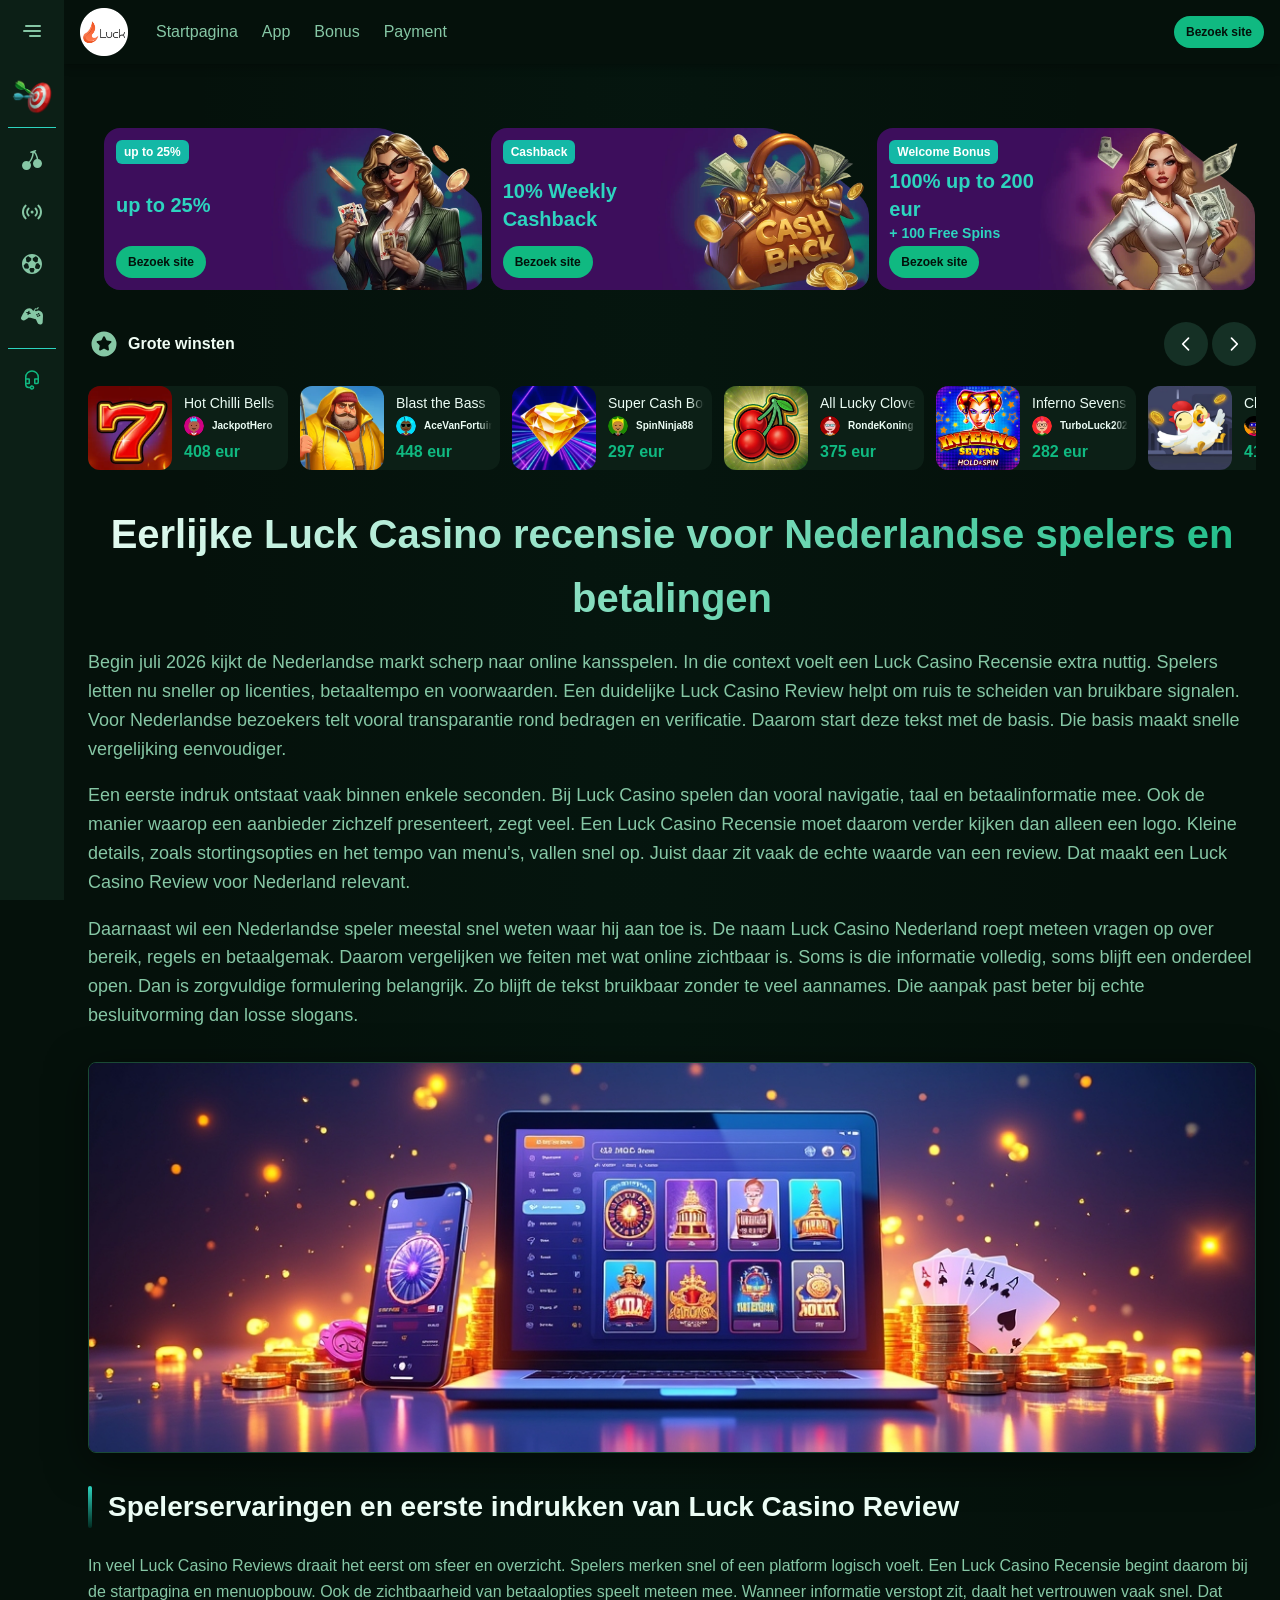
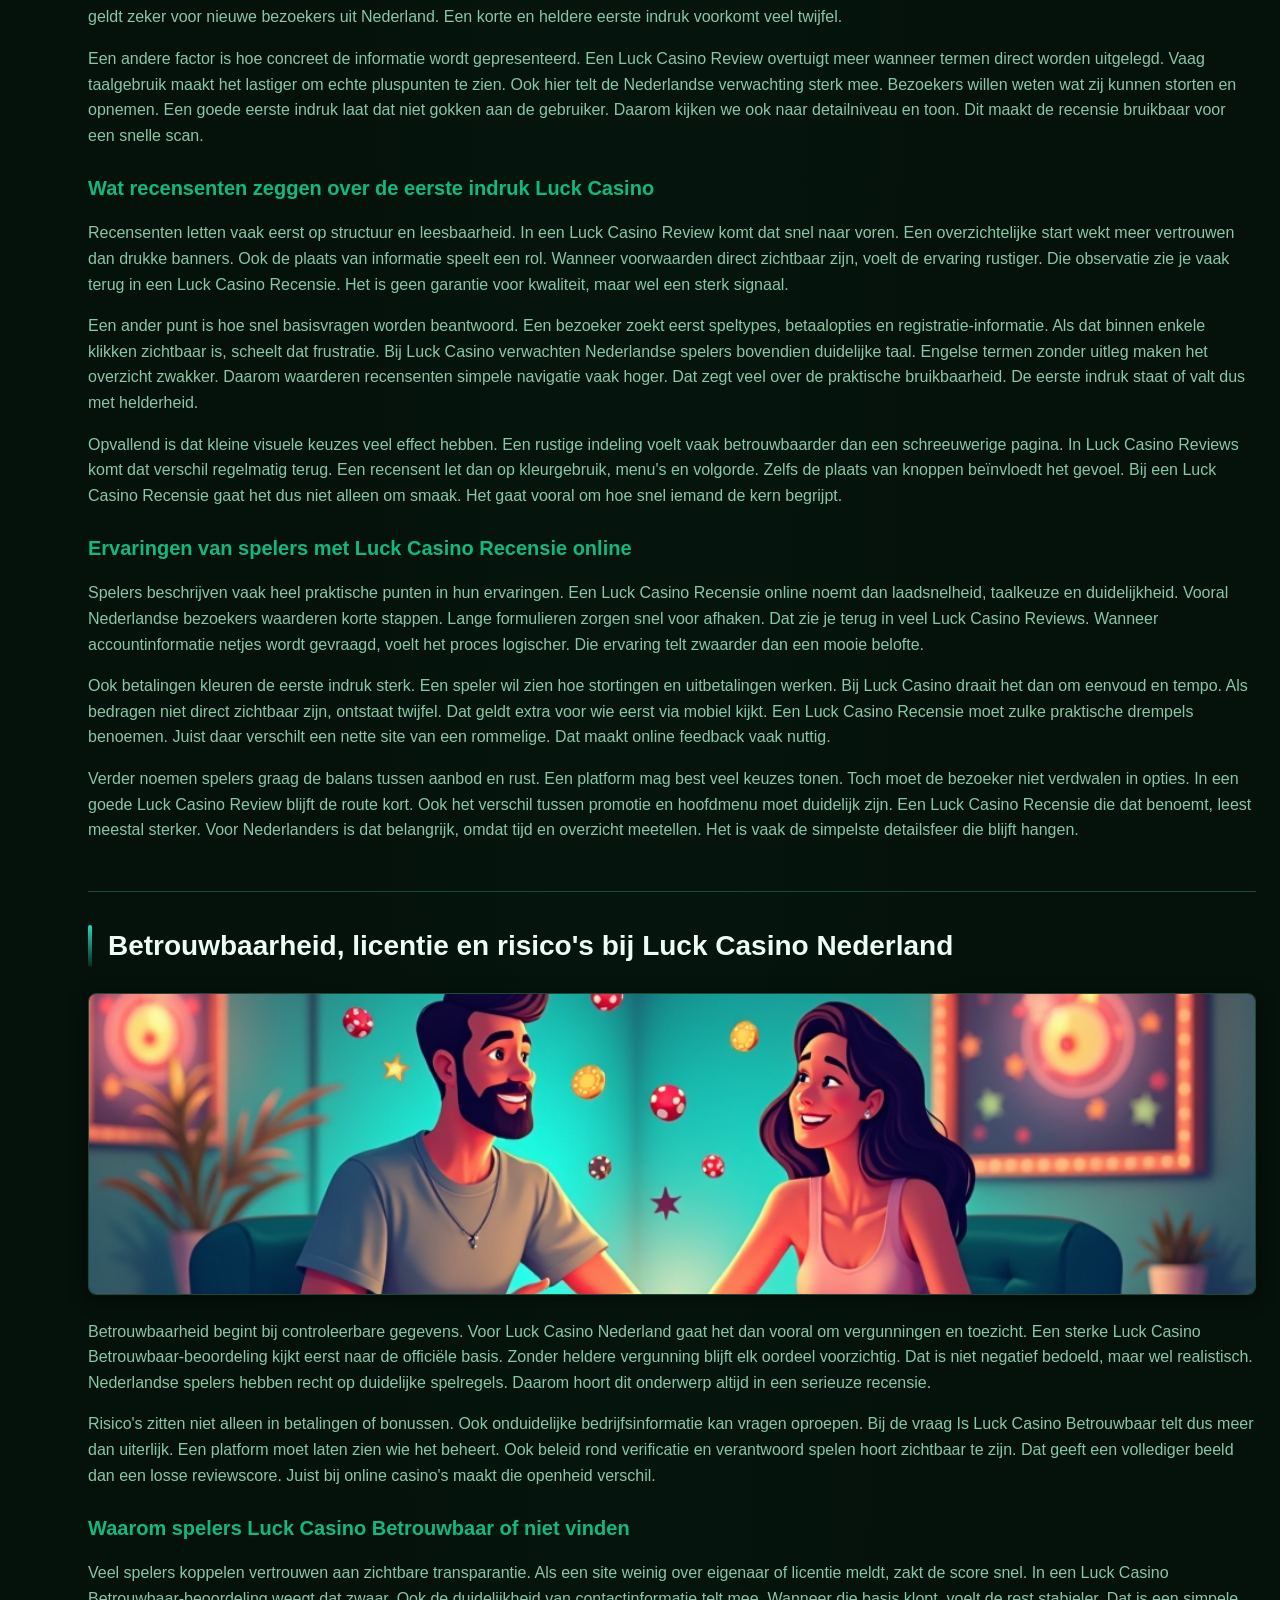
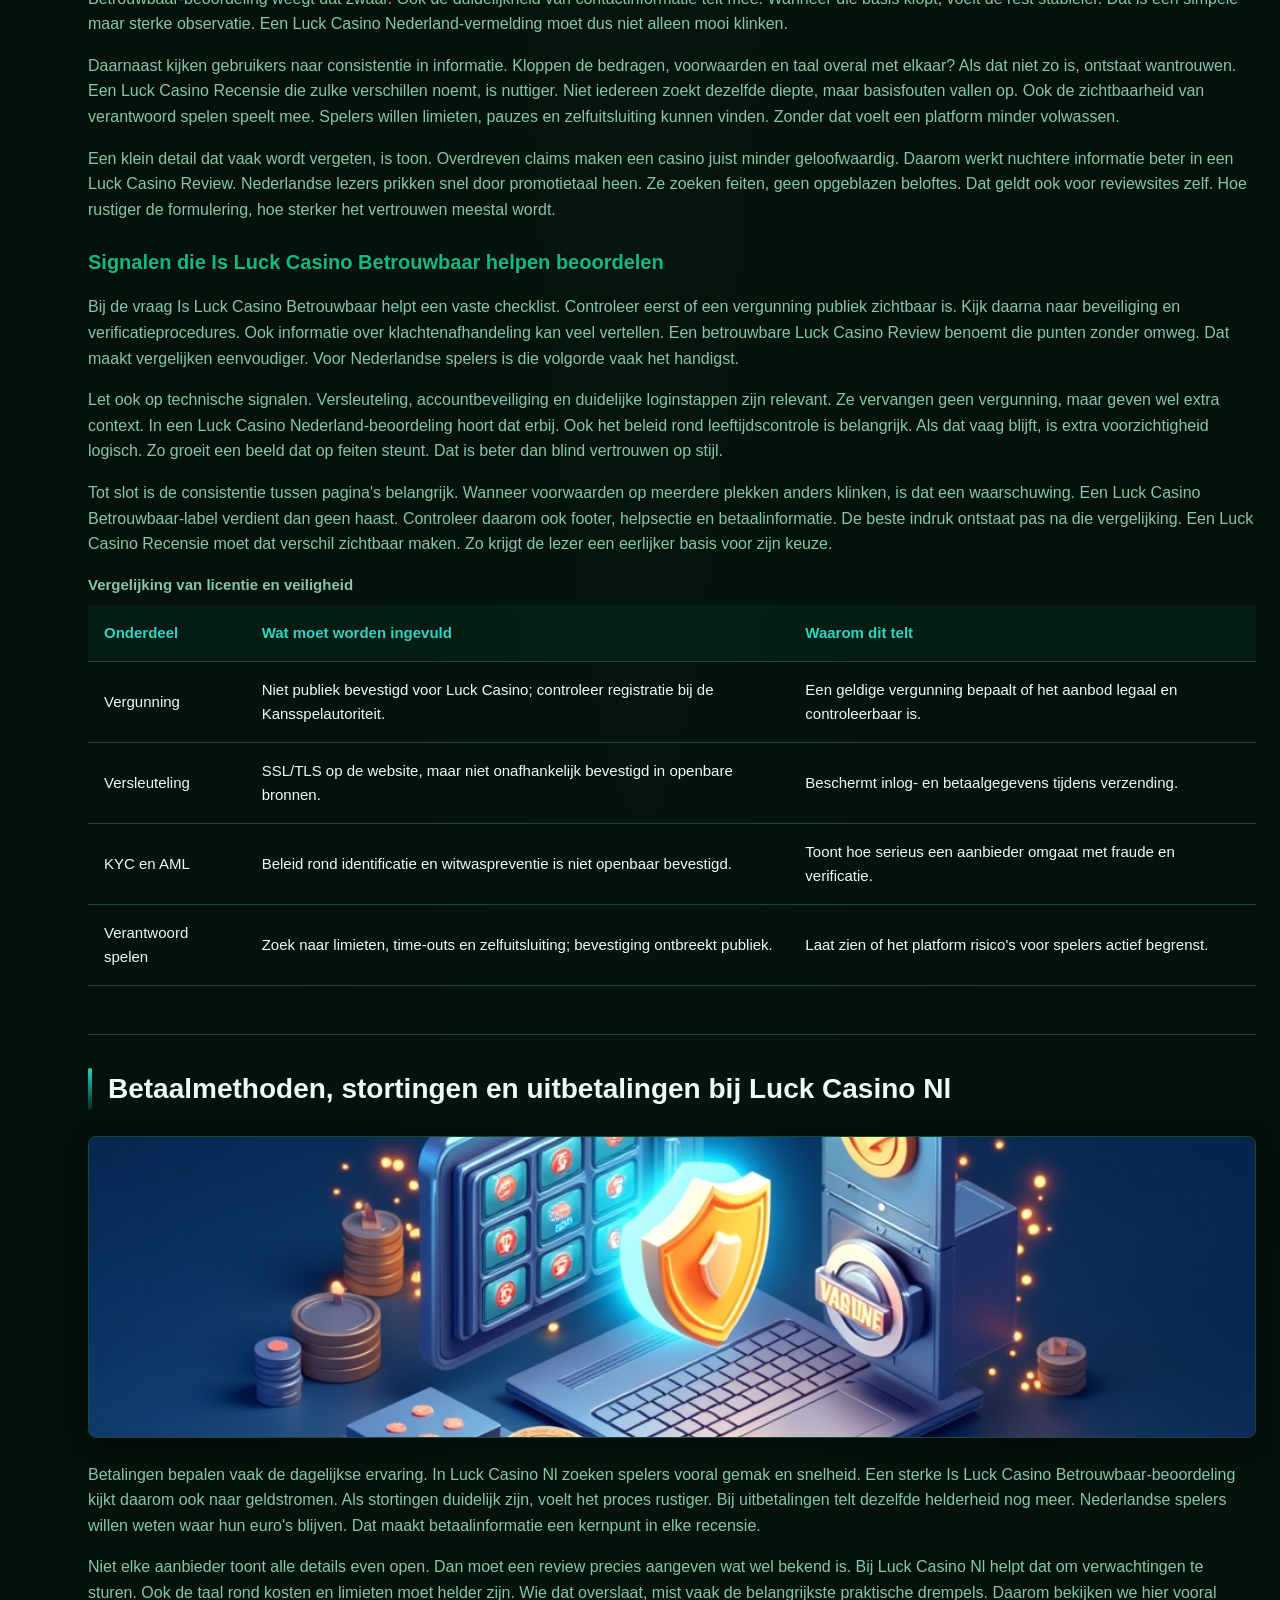
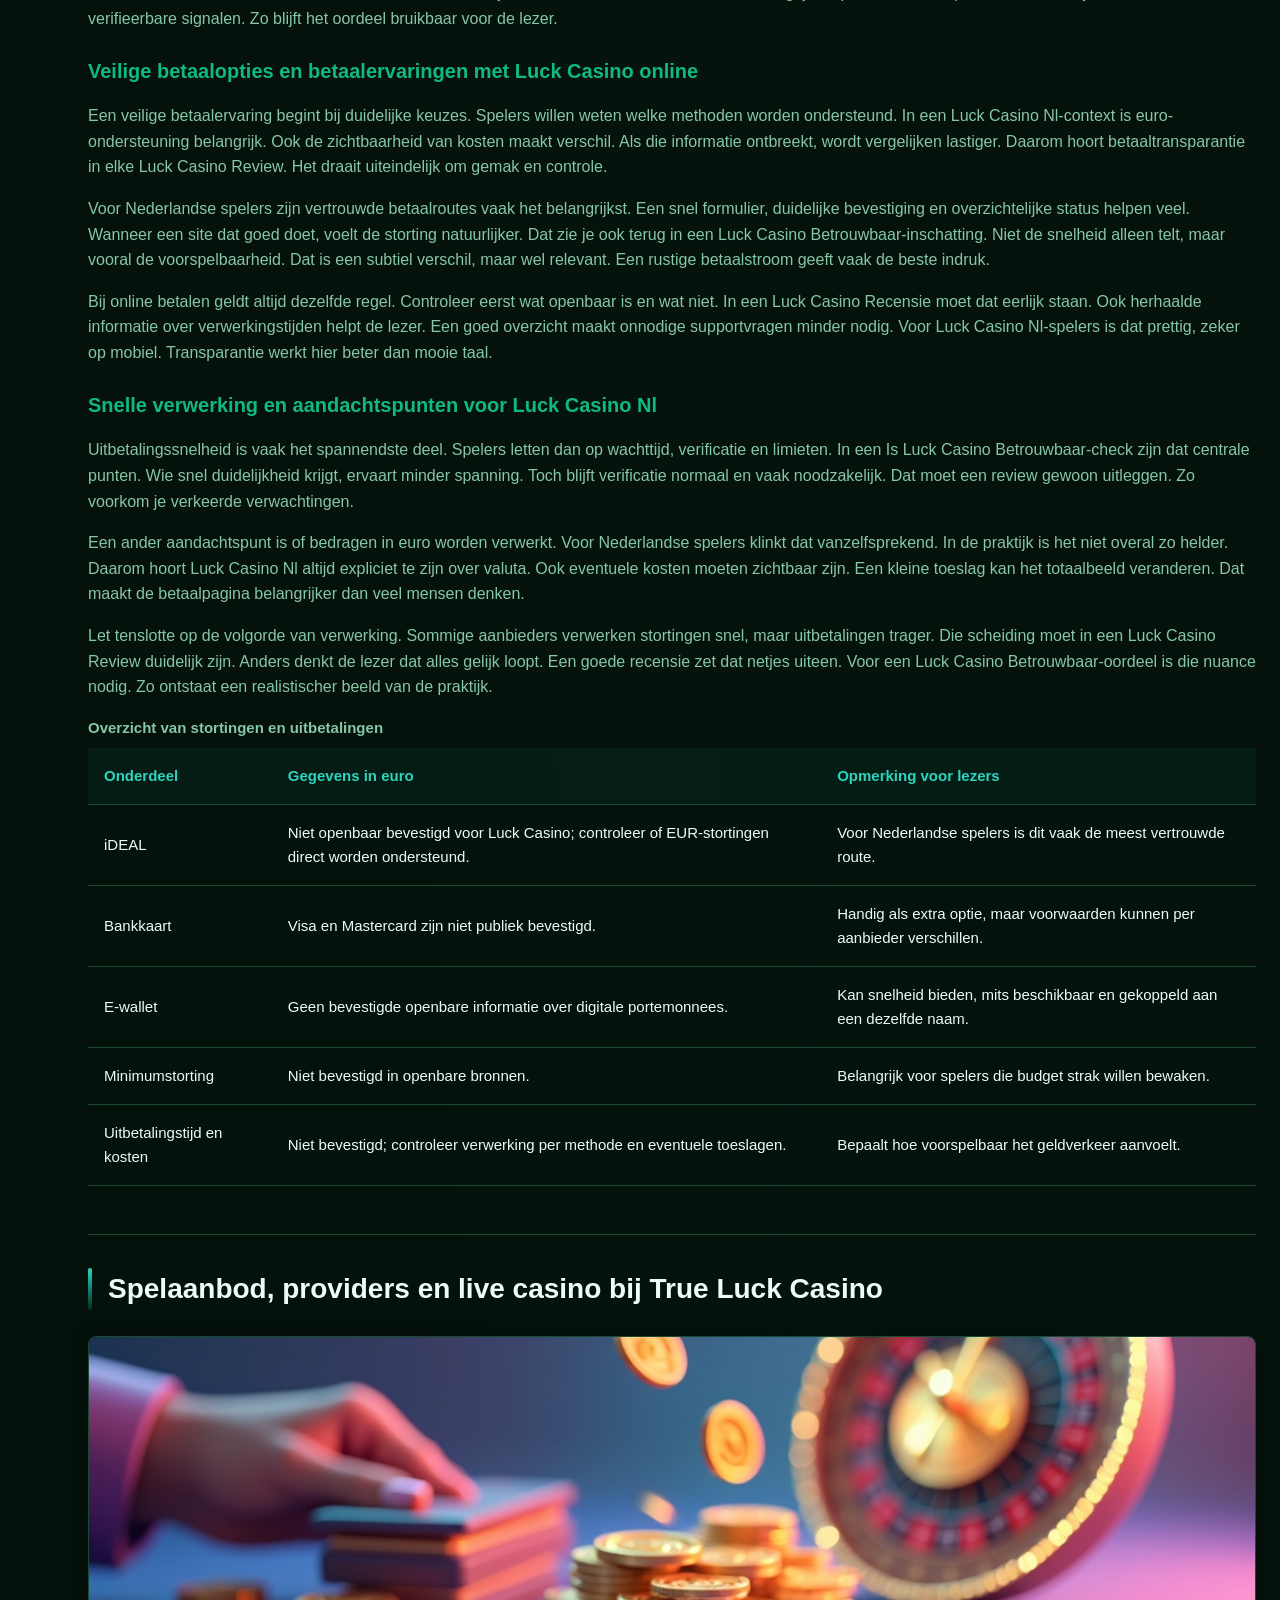
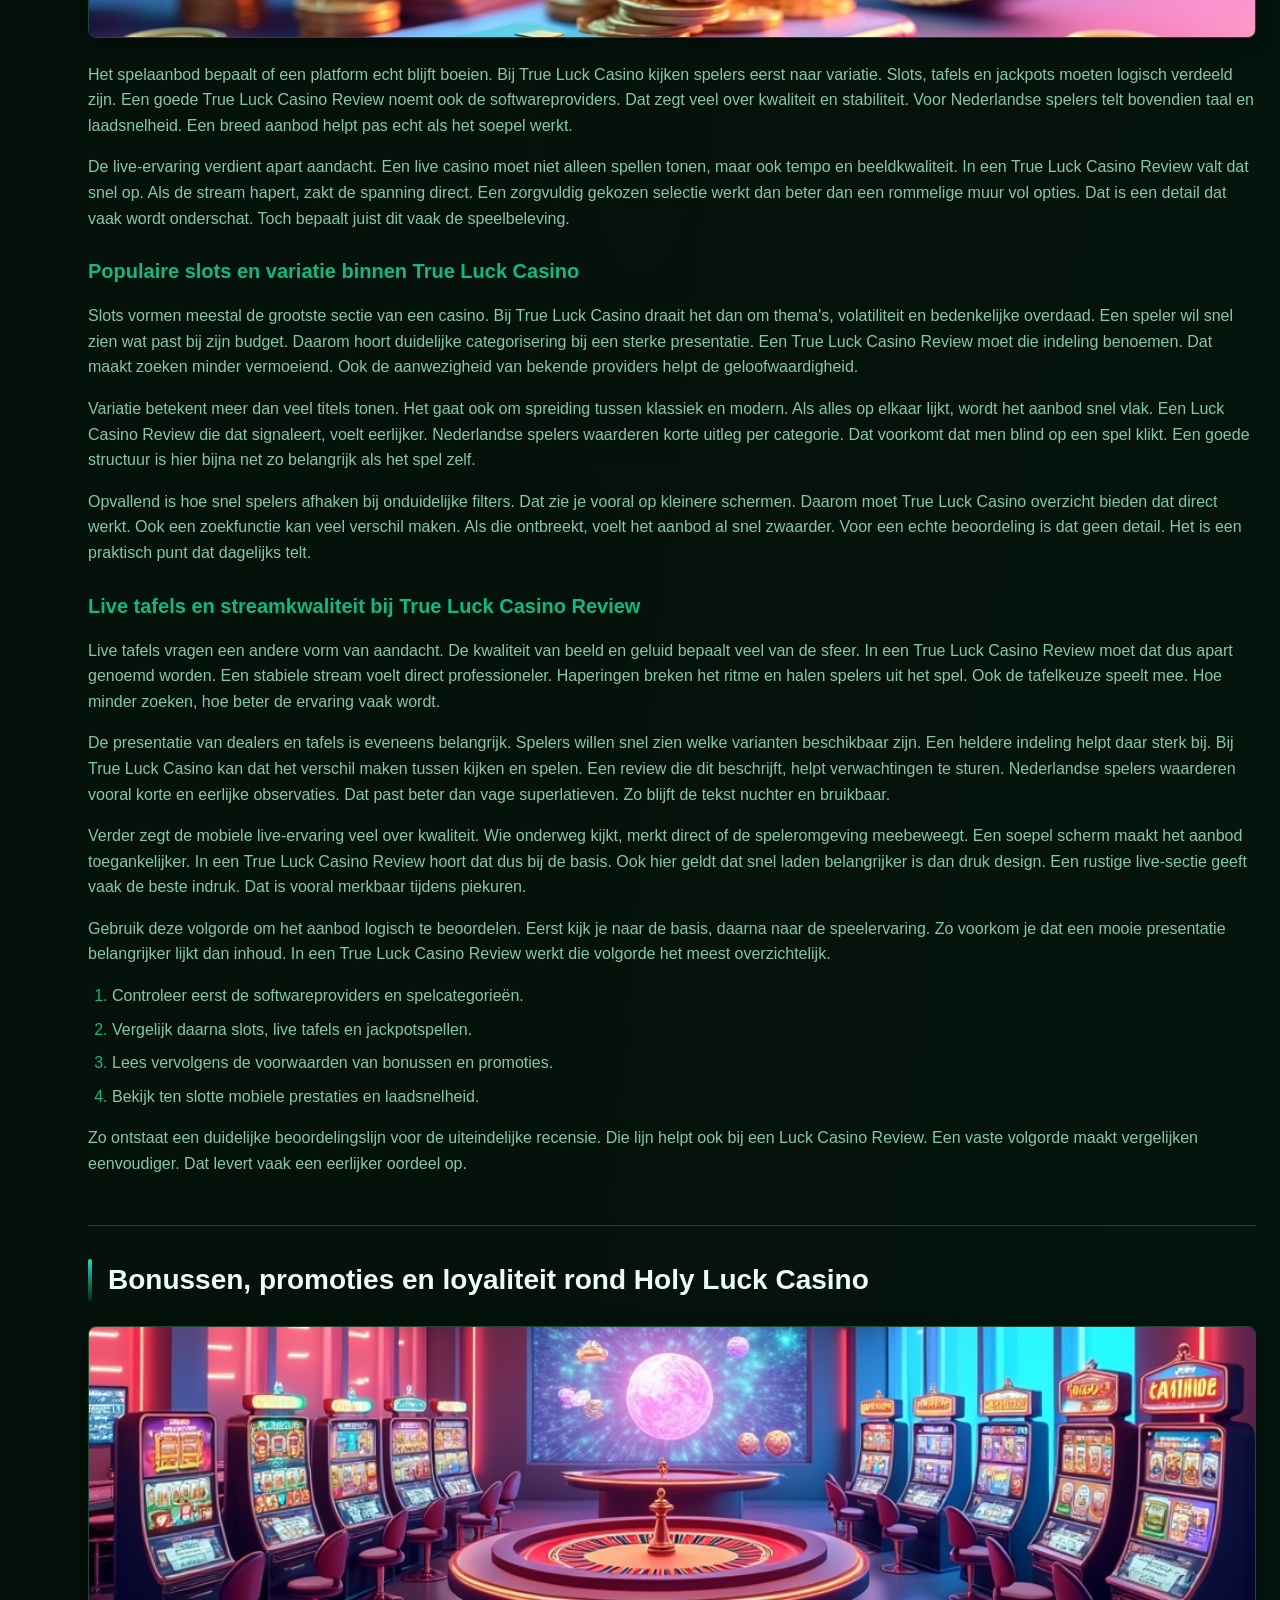
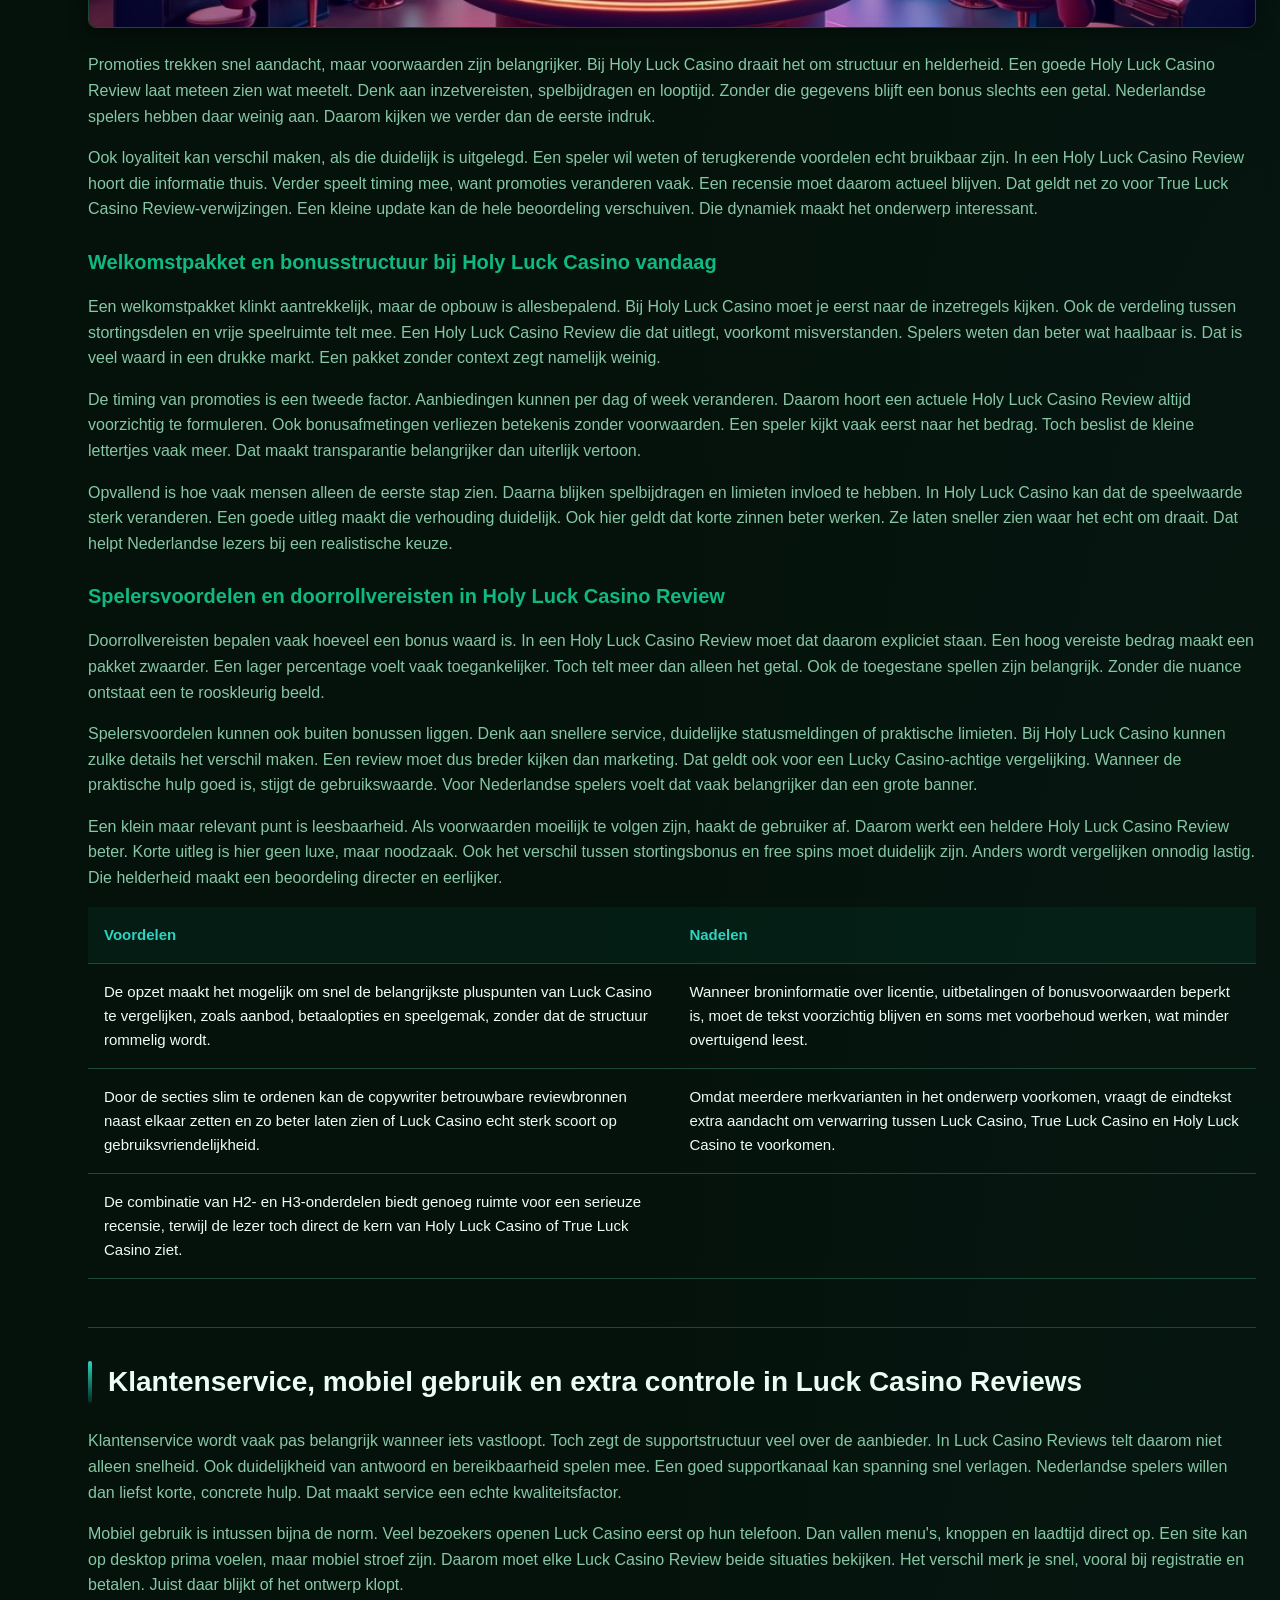
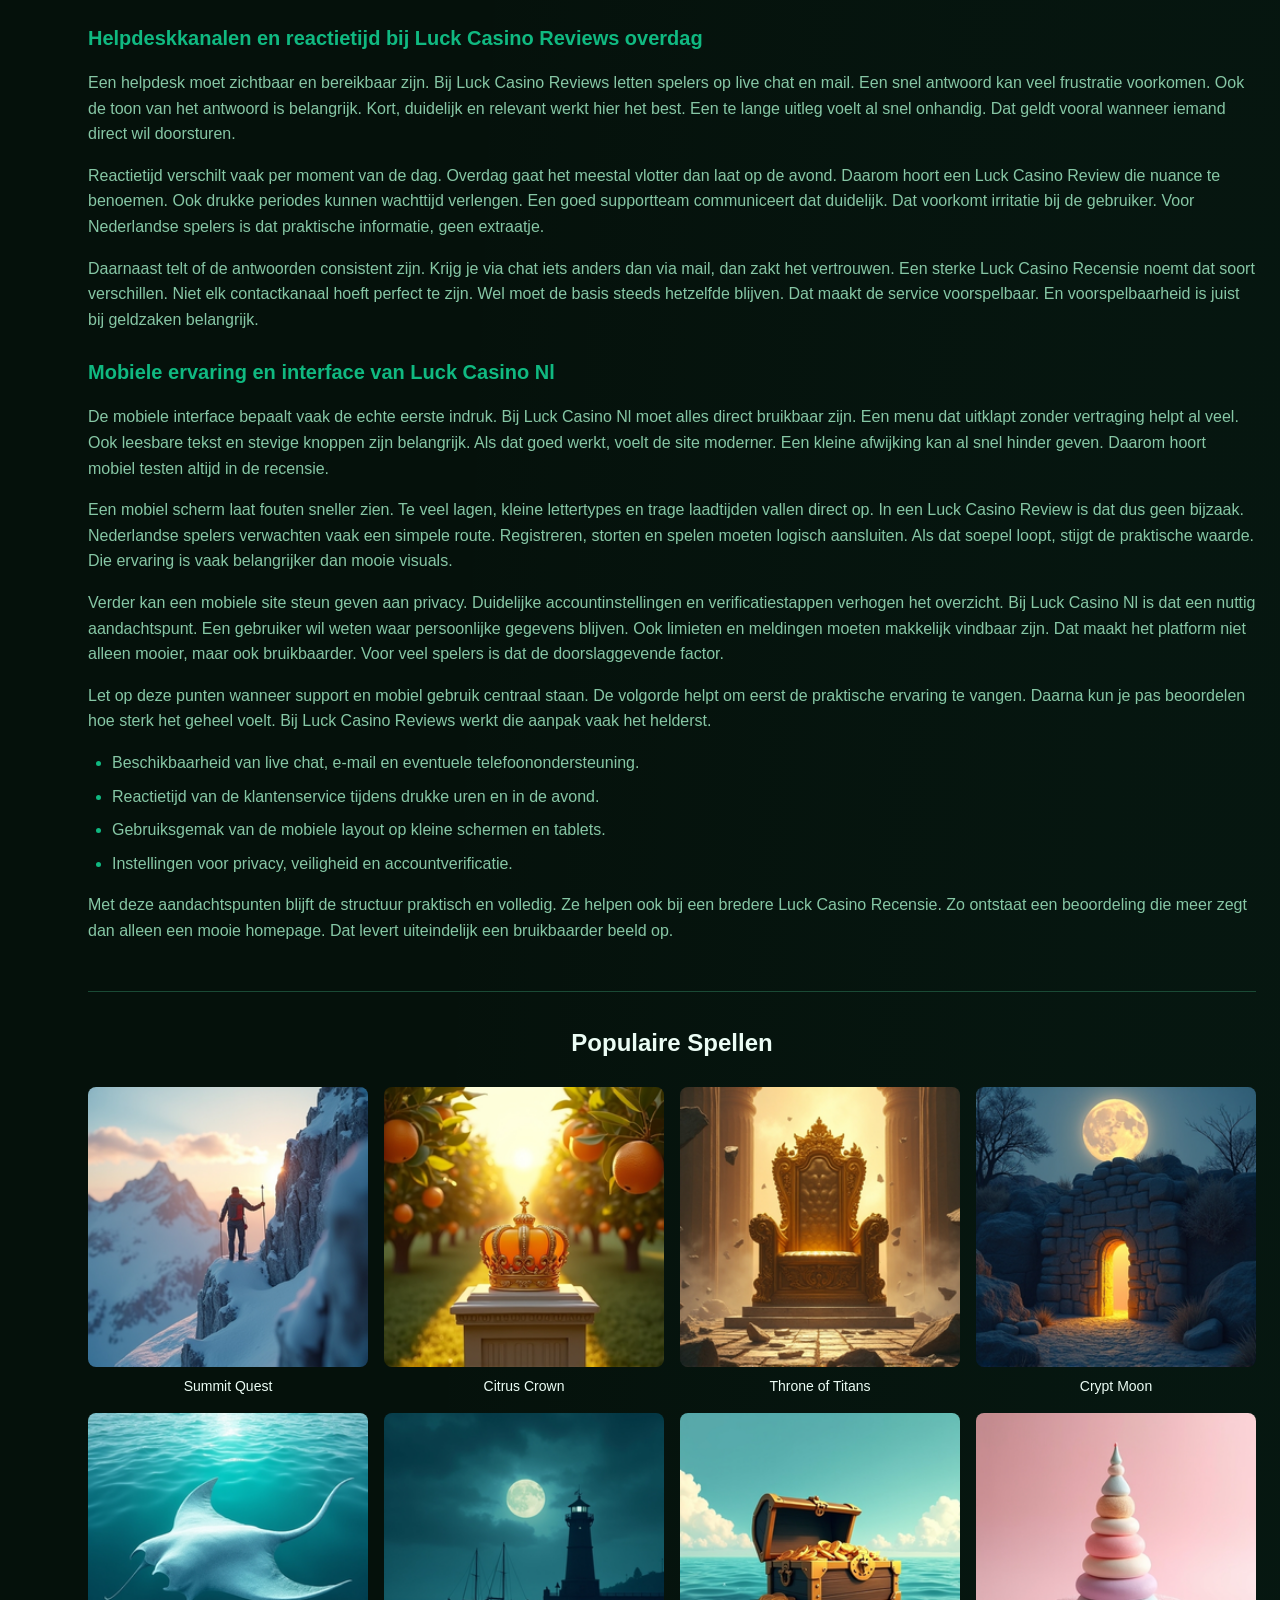
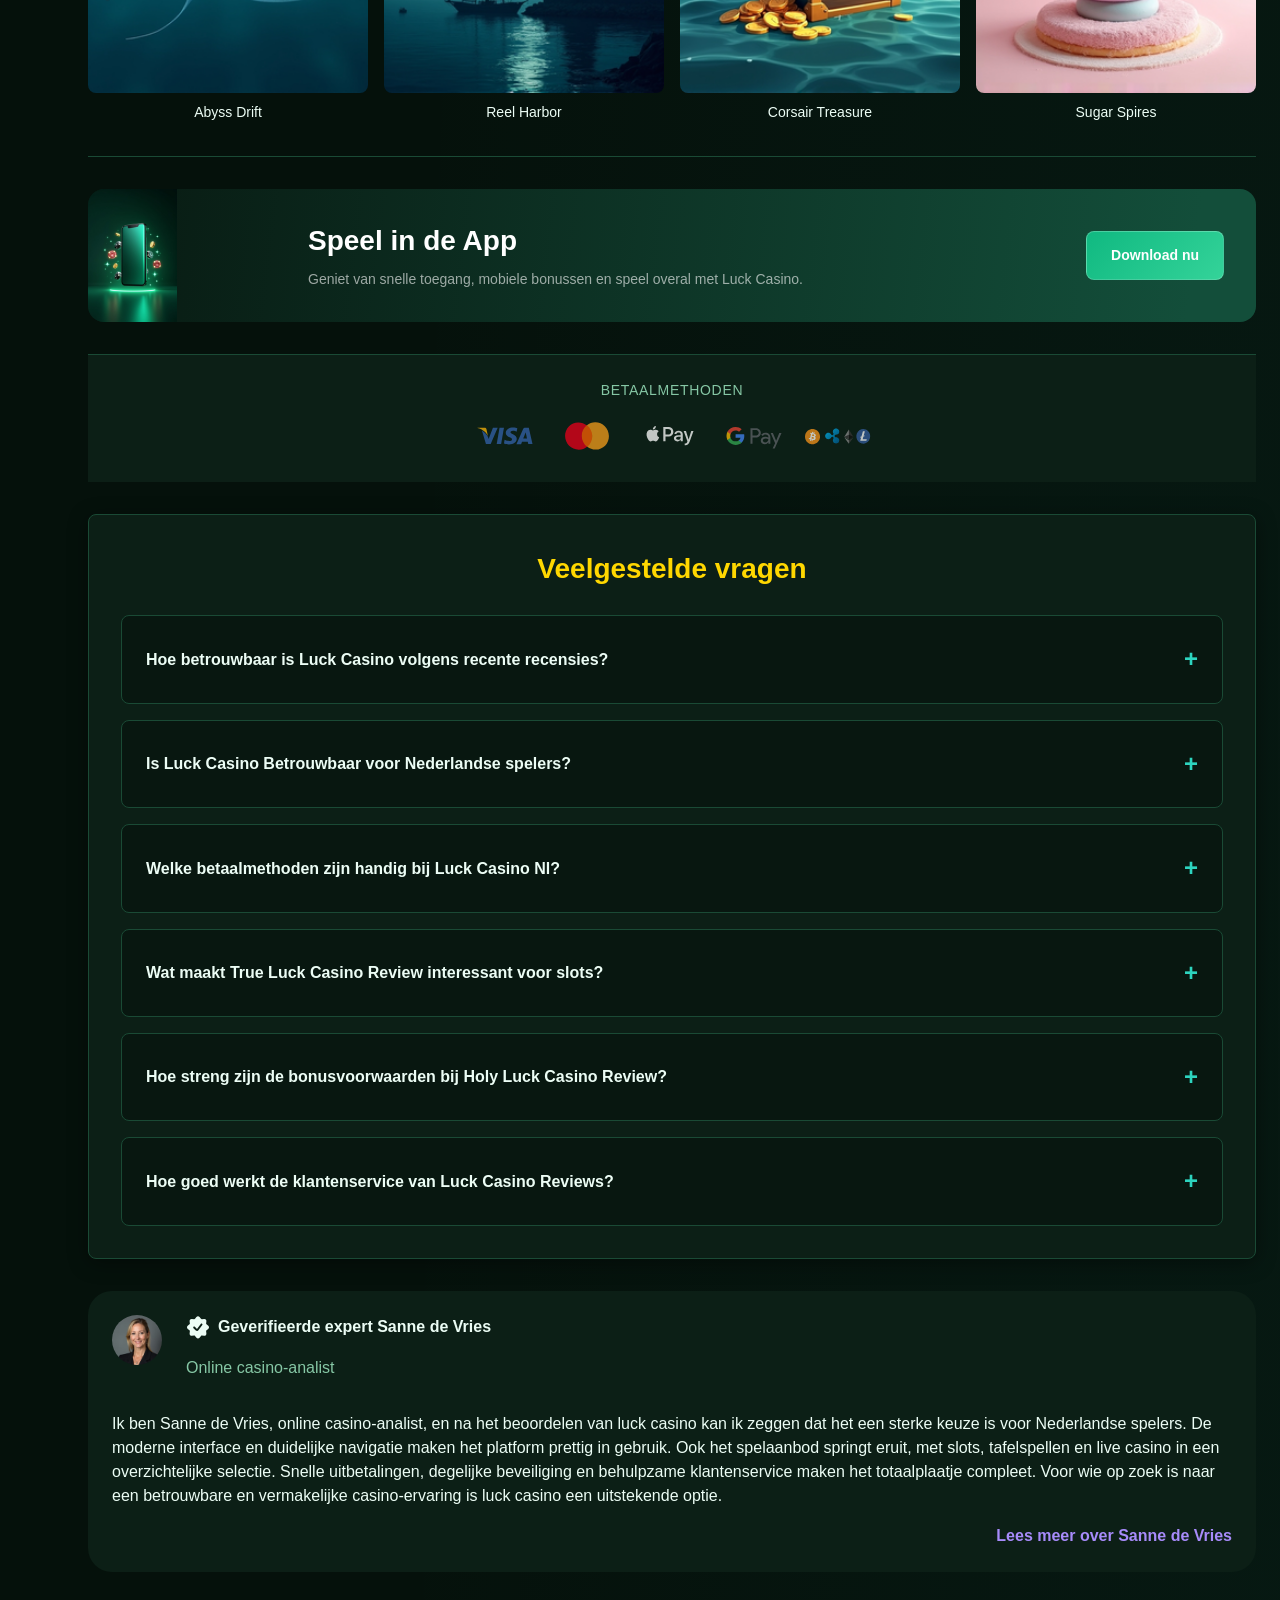
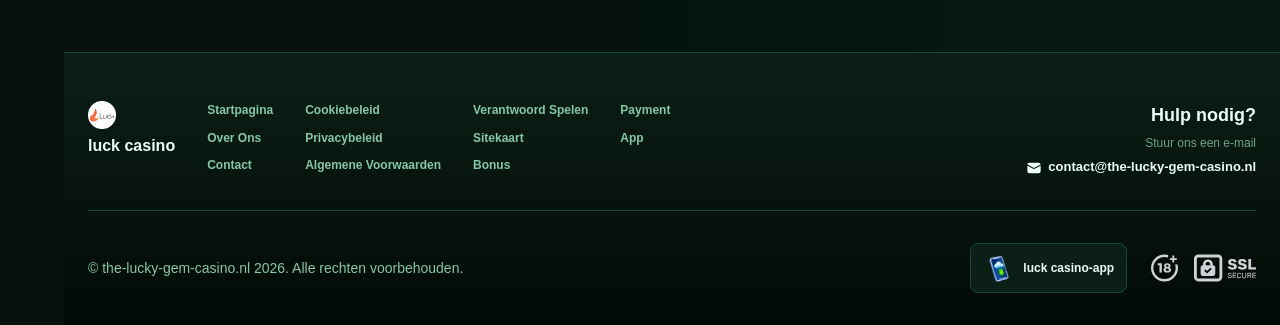
<file: index.html>
<!DOCTYPE html>
<html lang="nl">
<head>
    <meta charset="UTF-8">
    <meta name="viewport" content="width=device-width, initial-scale=1.0">
    <meta http-equiv="X-UA-Compatible" content="IE=edge">
    <meta name="robots" content="index, follow">
    <meta name="revisit-after" content="7 days">
    <title>Luck Casino - Betrouwbaar en overzichtelijk online</title>
    <meta name="title" content="Luck Casino - Betrouwbaar en overzichtelijk online">
    <meta name="description" content="Luck Casino 🎰 lees hier eerlijke Luck Casino Review over betalingen en betrouwbaarheid in Nederland, en check meteen of het bij je past en veilig is.">
    <meta name="keywords" content="Luck Casino, True Luck Casino, Luck Casino Reviews, Holy Luck Casino Review, Luck Casino Review, Holy Luck Casino, Luck Casino Betrouwbaar, Luck Casino Recensie, Luck Casino Nederland, Luck Casino Nl, Is Luck Casino Betrouwbaar, True Luck Casino Review">

    <link rel="canonical" href="https://soloperlui.nl/luck-casino-nl/">

    <link rel="icon" type="image/png" sizes="32x32" href="/favicon-32x32.png">

    <meta property="og:title" content="Luck Casino - Betrouwbaar en overzichtelijk online">
    <meta property="og:description" content="Luck Casino 🎰 lees hier eerlijke Luck Casino Review over betalingen en betrouwbaarheid in Nederland, en check meteen of het bij je past en veilig is.">
    <meta property="og:type" content="website">
    <meta property="og:url" content="https://soloperlui.nl/">
    <meta property="og:site_name" content="luck casino">
    <meta property="og:locale" content="nl">
    <meta property="og:image" content="https://soloperlui.nl/images/logo.png">

    <meta name="twitter:card" content="summary">
    <meta name="twitter:title" content="Luck Casino - Betrouwbaar en overzichtelijk online">
    <meta name="twitter:description" content="Luck Casino 🎰 lees hier eerlijke Luck Casino Review over betalingen en betrouwbaarheid in Nederland, en check meteen of het bij je past en veilig is.">
    <meta name="twitter:url" content="https://soloperlui.nl/">
    <meta name="twitter:image" content="https://soloperlui.nl/images/logo.png">

    <link rel="stylesheet" href="/css/style.css">

    <link rel="stylesheet" href="/css/layout.css">

<link rel="alternate" hreflang="x-default" href="https://soloperlui.nl/">
<link rel="alternate" hreflang="nl-NL" href="https://soloperlui.nl/luck-casino-nl/">
</head>
<body>
    <div class="nav-sidebar-88c75897 isFull" id="navSidebar">
        <div class="nav-sidebar-content-88c75897">
            <div class="nav-sidebar-wrapped-88c75897">
                <div class="nav-sidebar-header-88c75897">
                    <button class="nav-sidebar-header-toggle-88c75897" aria-label="Toggle menu">
                        <span class="nav-sidebar-header-wrap-88c75897">
                            <svg class="m-icon-88c75897">
                                <use xlink:href="/assets/icons/sidebar/sprites.svg#hamburger-r"/>
                            </svg>
                        </span>
                    </button>
                </div>
                <div class="nav-sidebar-wrapped-content-88c75897 hideScrollbar-88c75897">
                    <div class="divider-bottom-88c75897">
                        <div class="nav-card nav-sidebar-card--wrapped-88c75897">


                            <a href="/go" class="nav-card__button-88c75897"
                               title="Missies" rel="noindex nofollow">
                                <img src="/assets/icons/sidebar/missions.webp"
                                     alt="Missies True Luck Casino"
                                     title="Missies True Luck Casino"
                                     class="nav-card__img-88c75897">
                            </a>
                        </div>
                    </div>

                        <div class="nav-sidebar-wrapped-item-88c75897">
                            <a href="/go" title="Alle spellen"
                               class="nav-sidebar-icon-88c75897" rel="noindex nofollow">
                                <svg class="m-icon-88c75897">
                                    <use xlink:href="/assets/icons/sidebar/sprites.svg#all-games"/>
                                </svg>
                            </a>
                        </div>
                        <div class="nav-sidebar-wrapped-item-88c75897">
                            <a href="/go" title="Live"
                               class="nav-sidebar-icon-88c75897" rel="noindex nofollow">
                                <svg class="m-icon-88c75897">
                                    <use xlink:href="/assets/icons/sidebar/sprites.svg#live"/>
                                </svg>
                            </a>
                        </div>
                        <div class="nav-sidebar-wrapped-item-88c75897">
                            <a href="/go" title="Sport"
                               class="nav-sidebar-icon-88c75897" rel="noindex nofollow">
                                <svg class="m-icon-88c75897">
                                    <use xlink:href="/assets/icons/sidebar/sprites.svg#sport-soccer"/>
                                </svg>
                            </a>
                        </div>
                        <div class="nav-sidebar-wrapped-item-88c75897">
                            <a href="/go" title="Esports"
                               class="nav-sidebar-icon-88c75897" rel="noindex nofollow">
                                <svg class="m-icon-88c75897">
                                    <use xlink:href="/assets/icons/sidebar/sprites.svg#target-gamepad"/>
                                </svg>
                            </a>
                        </div>

                    <div class="divider-top-88c75897">
                        <a href="/go" title="Ondersteuning"
                           class="nav-sidebar-support-wrapped-88c75897 nav-sidebar-icon-88c75897" rel="noindex nofollow">
                            <svg class="m-icon-88c75897">
                                <use xlink:href="/assets/icons/sidebar/sprites.svg#support"/>
                            </svg>
                        </a>
                    </div>
                </div>
            </div>
        </div>
    </div>

    <div class="nav-sidebar-expanded-88c75897" id="navSidebarExpanded">
        <div class="nav-sidebar-header-88c75897">
            <button class="nav-sidebar-header-toggle-88c75897" aria-label="Close menu">
                <span class="nav-sidebar-header-wrap-88c75897">
                    <svg class="m-icon-88c75897">
                        <use xlink:href="/assets/icons/sidebar/sprites.svg#cross"/>
                    </svg>
                </span>
            </button>
                <a href="/" class="nav-logo-88c75897 nav-sidebar-header-logo-88c75897" title="luck casino">
                    <img src="/images/logo.png" alt="luck casino" title="luck casino">
                </a>
        </div>
        <div class="nav-sidebar-expanded-content-88c75897">
            <div class="nav-sidebar-expanded-scrollY-88c75897 hideScrollbar-88c75897 nav-sidebar-expanded--gap-88c75897">
                <div class="nav-sidebar-expanded-cards-88c75897">


                        <div class="nav-card nav-sidebar-card-88c75897">
                            <a href="/go" class="nav-card__button-88c75897"
                               title="Bonus" rel="noindex nofollow">
                                <img src="/assets/icons/sidebar/bonus.webp" alt="Bonus Luck Casino Nl"
                                     title="Bonus Luck Casino Nl" class="nav-card__img-88c75897">
                                <span class="nav-card__title-88c75897">Bonus</span>
                            </a>
                        </div>


                        <div class="nav-card nav-sidebar-card-88c75897">
                            <a href="/go" class="nav-card__button-88c75897"
                               title="Missies" rel="noindex nofollow">
                                <img src="/assets/icons/sidebar/missions.webp" alt="Missies True Luck Casino"
                                     title="Missies True Luck Casino" class="nav-card__img-88c75897">
                                <span class="nav-card__title-88c75897">Missies</span>
                            </a>
                        </div>

                    <div class="nav-sidebar-cards-grid-88c75897">


                            <div class="nav-card nav-sidebar-card-88c75897">
                                <a href="/go" class="nav-card__button-88c75897"
                                   title="Rad" rel="noindex nofollow">
                                    <img src="/assets/icons/sidebar/wheel.gif" alt="Rad Holy Luck Casino Review"
                                         title="Rad Holy Luck Casino Review" class="nav-card__img-88c75897">
                                    <span class="nav-card__title-88c75897">Rad</span>
                                </a>
                            </div>


                            <div class="nav-card nav-sidebar-card-88c75897">
                                <a href="/go" class="nav-card__button-88c75897"
                                   title="Loyaliteit" rel="noindex nofollow">
                                    <img src="/assets/icons/sidebar/loyalty.webp" alt="Loyaliteit Holy Luck Casino"
                                         title="Loyaliteit Holy Luck Casino" class="nav-card__img-88c75897">
                                    <span class="nav-card__title-88c75897">Loyaliteit</span>
                                </a>
                            </div>


                            <div class="nav-card nav-sidebar-card-88c75897">
                                <a href="/go" class="nav-card__button-88c75897"
                                   title="Cashback" rel="noindex nofollow">
                                    <img src="/assets/icons/sidebar/cashback.webp" alt="Cashback Luck Casino Recensie"
                                         title="Cashback Luck Casino Recensie" class="nav-card__img-88c75897">
                                    <span class="nav-card__title-88c75897">Cashback</span>
                                </a>
                            </div>


                            <div class="nav-card nav-sidebar-card-88c75897">
                                <a href="/go" class="nav-card__button-88c75897"
                                   title="VIP-club" rel="noindex nofollow">
                                    <img src="/assets/icons/sidebar/vipclub.webp" alt="VIP-club Luck Casino Review"
                                         title="VIP-club Luck Casino Review" class="nav-card__img-88c75897">
                                    <span class="nav-card__title-88c75897">VIP-club</span>
                                </a>
                            </div>


                            <div class="nav-card nav-sidebar-card-88c75897">
                                <a href="/go" class="nav-card__button-88c75897"
                                   title="Promoties" rel="noindex nofollow">
                                    <img src="/assets/icons/sidebar/promotions.webp" alt="Promoties Luck Casino Recensie"
                                         title="Promoties Luck Casino Recensie" class="nav-card__img-88c75897">
                                    <span class="nav-card__title-88c75897">Promoties</span>
                                </a>
                            </div>
                    </div>
                </div>

                <ul class="nav-sidebar-items-88c75897 nav-sidebar-expanded-items-88c75897">
                        <li class="nav-sidebar-items-item">
                            <a href="/go" class="nav-sidebar-items-dropdown"
                               title="Alle spellen" rel="noindex nofollow">
                                <div class="nav-sidebar-items-title-88c75897 nav-sidebar-items-title--light-88c75897">
                                    <div class="m-icon-container-88c75897 nav-sidebar-item-icon-88c75897">
                                        <svg class="m-icon-88c75897">
                                            <use xlink:href="/assets/icons/sidebar/sprites.svg#all-games"/>
                                        </svg>
                                    </div>
                                    <span>Alle spellen</span>
                                </div>
                            </a>
                        </li>
                        <li class="nav-sidebar-items-item">
                            <a href="/go" class="nav-sidebar-items-dropdown"
                               title="Live" rel="noindex nofollow">
                                <div class="nav-sidebar-items-title-88c75897 nav-sidebar-items-title--light-88c75897">
                                    <div class="m-icon-container-88c75897 nav-sidebar-item-icon-88c75897">
                                        <svg class="m-icon-88c75897">
                                            <use xlink:href="/assets/icons/sidebar/sprites.svg#live"/>
                                        </svg>
                                    </div>
                                    <span>Live</span>
                                </div>
                            </a>
                        </li>
                        <li class="nav-sidebar-items-item">
                            <a href="/go" class="nav-sidebar-items-dropdown"
                               title="Sport" rel="noindex nofollow">
                                <div class="nav-sidebar-items-title-88c75897 nav-sidebar-items-title--light-88c75897">
                                    <div class="m-icon-container-88c75897 nav-sidebar-item-icon-88c75897">
                                        <svg class="m-icon-88c75897">
                                            <use xlink:href="/assets/icons/sidebar/sprites.svg#sport-soccer"/>
                                        </svg>
                                    </div>
                                    <span>Sport</span>
                                </div>
                            </a>
                        </li>
                        <li class="nav-sidebar-items-item">
                            <a href="/go" class="nav-sidebar-items-dropdown"
                               title="Esports" rel="noindex nofollow">
                                <div class="nav-sidebar-items-title-88c75897 nav-sidebar-items-title--light-88c75897">
                                    <div class="m-icon-container-88c75897 nav-sidebar-item-icon-88c75897">
                                        <svg class="m-icon-88c75897">
                                            <use xlink:href="/assets/icons/sidebar/sprites.svg#target-gamepad"/>
                                        </svg>
                                    </div>
                                    <span>Esports</span>
                                </div>
                            </a>
                        </li>
                </ul>

                <ul class="nav-sidebar-items-88c75897 nav-sidebar-expanded-items-88c75897 flex-1-88c75897"></ul>

                <div class="nav-sidebar-expanded-support-88c75897">
                    <div class="nav-sidebar-expanded-support-help-88c75897">
                        <a href="/go" title="Ondersteuning"
                           class="m-button-88c75897 m-button--success-88c75897 m-button--m-88c75897 nav-sidebar-support-88c75897"
                           rel="noindex nofollow">
                            <div class="m-button-content-88c75897">
                                <svg class="m-icon-88c75897">
                                    <use xlink:href="/assets/icons/sidebar/sprites.svg#support"/>
                                </svg>
                                Ondersteuning
                            </div>
                        </a>
                    </div>
                </div>

                <div class="nav-sidebar-expanded-app-links-88c75897">
                    <a href="/go" class="footer-app-button-88c75897"
                       title="luck casino-app" rel="noindex nofollow">
                        <img class="footer-app-button-image-88c75897"
                             alt="luck casino-app"
                             title="luck casino-app"
                             src="/assets/icons/mobile/app-button-icon.webp">
                        <div class="footer-app-button-text-88c75897">
                            <p class="m-text-88c75897 m-fs12-88c75897 m-fw700-88c75897 m-lh160-88c75897 footer-app-button-title-88c75897">luck casino-app</p>
                            <p class="m-text-88c75897 m-fs10-88c75897 m-fw500-88c75897 m-lh160-88c75897 footer-app-button-description-88c75897"
                               style="color: #ffffff;">Installeer onze app</p>
                        </div>
                    </a>
                </div>
            </div>
        </div>
    </div>

    <div class="bottom-overlays-88c75897">
        <div class="bottom-action-buttons-88c75897 bottom-overlays__action-buttons-88c75897">
            <div class="bottom-communication-button-88c75897">
                <button class="m-button-88c75897 m-gradient-border m-button--secondary-88c75897 m-button--m-88c75897 scroll-top-btn-88c75897"
                        aria-label="Scroll to top" title="Scroll to top">
                    <div class="m-icon-container-88c75897">
                        <span class="scroll-top-arrow-88c75897">&uarr;</span>
                    </div>
                </button>
            </div>
        </div>

        <nav class="mobile-nav-88c75897" aria-label="Mobile navigation">
            <div class="mobile-nav-wrap-88c75897">
                <a href="/go" title="Alle spellen"
                   rel="noindex nofollow" target="_blank">
                    <div class="mobile-nav-item-88c75897">
                        <div class="mobile-nav-item__icon-wrap-88c75897">
                            <svg class="m-icon-88c75897 m-icon-loadable mobile-nav-item__icon-88c75897">
                                <use xlink:href="/assets/icons/sidebar/sprites.svg#all-games"/>
                            </svg>
                        </div>
                        <p class="m-text-88c75897 m-fs10-88c75897 m-fw600-88c75897 m-lh160-88c75897 m-text-center-88c75897 mobile-nav-item__text-88c75897">Alle spellen</p>
                    </div>
                </a>

                <a href="/go" title="Sport"
                   rel="noindex nofollow" target="_blank">
                    <div class="mobile-nav-item-88c75897">
                        <div class="mobile-nav-item__icon-wrap-88c75897">
                            <svg class="m-icon-88c75897 m-icon-loadable mobile-nav-item__icon-88c75897">
                                <use xlink:href="/assets/icons/sidebar/sprites.svg#sport-soccer"/>
                            </svg>
                        </div>
                        <p class="m-text-88c75897 m-fs10-88c75897 m-fw600-88c75897 m-lh160-88c75897 m-text-center-88c75897 mobile-nav-item__text-88c75897">Sport</p>
                    </div>
                </a>

                <div class="mobile-nav-item-88c75897">
                    <a href="/go"
                       class="m-button-88c75897 m-gradient-border m-button--primary-88c75897 m-button--m-88c75897 mobile-nav-item__icon-wrap-88c75897"
                       title="Bezoek site"
                       rel="noindex nofollow" target="_blank">
                        <div class="m-button-content-88c75897">
                            <svg class="m-icon-88c75897 m-icon-loadable mobile-nav-item__icon-88c75897">
                                <use xlink:href="/assets/icons/sidebar/sprites.svg#person"/>
                            </svg>
                        </div>
                    </a>
                    <p class="m-text-88c75897 m-fs10-88c75897 m-fw600-88c75897 m-lh160-88c75897 m-text-center-88c75897 mobile-nav-item__text-88c75897">Bezoek site</p>
                </div>

                <a href="/go" title="Bonus"
                   rel="noindex nofollow" target="_blank">
                    <div class="mobile-nav-item-88c75897">
                        <div class="mobile-nav-item__icon-wrap-88c75897">
                            <svg class="m-icon-88c75897 m-icon-loadable mobile-nav-item__icon-88c75897">
                                <use xlink:href="/assets/icons/sidebar/sprites.svg#gift"/>
                            </svg>
                        </div>
                        <p class="m-text-88c75897 m-fs10-88c75897 m-fw600-88c75897 m-lh160-88c75897 m-text-center-88c75897 mobile-nav-item__text-88c75897">Bonus</p>
                    </div>
                </a>

                <a href="/go" title="Missies"
                   rel="noindex nofollow" target="_blank">
                    <div class="mobile-nav-item-88c75897">
                        <div class="mobile-nav-item__icon-wrap-88c75897">
                            <svg class="m-icon-88c75897 m-icon-loadable mobile-nav-item__icon-88c75897">
                                <use xlink:href="/assets/icons/sidebar/sprites.svg#activities"/>
                            </svg>
                        </div>
                        <p class="m-text-88c75897 m-fs10-88c75897 m-fw600-88c75897 m-lh160-88c75897 m-text-center-88c75897 mobile-nav-item__text-88c75897">Missies</p>
                    </div>
                </a>
            </div>
        </nav>
    </div>


    <div class="site-wrapper-88c75897 with-sidebar-88c75897">
<nav class="main-nav-88c75897">
    <div class="main-nav-content-88c75897">
        <div class="main-nav-content-left-88c75897">
            <button class="main-nav-content-toggle-88c75897 nav-sidebar-header-toggle-88c75897" aria-label="Toggle menu" aria-expanded="false">
                <svg class="m-icon-88c75897 m-icon-loadable">
                    <use xlink:href="/assets/icons/sidebar/sprites.svg#hamburger"/>
                </svg>
            </button>

            <a href="/" class="nav-logo-88c75897 main-nav-logo-88c75897" title="luck casino">
                <img src="/images/logo.png" alt="luck casino" title="luck casino">
            </a>
        </div>

        <div class="main-nav-content-center-88c75897">
            <a href="/" class="nav-link-88c75897" title="Startpagina">Startpagina</a>
            <a href="/app/" class="nav-link-88c75897" title="App">App</a>
            <a href="/bonus/" class="nav-link-88c75897" title="Bonus">Bonus</a>
            <a href="/payment/" class="nav-link-88c75897" title="Payment">Payment</a>
        </div>

        <div class="main-nav-content-auth-88c75897">
            <a class="m-button-88c75897 m-gradient-border m-button--primary-88c75897 m-button--s-88c75897"
               href="/go" title="Bezoek site"
               rel="noindex nofollow" target="_blank">
                <div class="m-button-content-88c75897">Bezoek site</div>
            </a>
        </div>
    </div>
</nav>
        <main class="main-content-88c75897">
<article class="page-content-88c75897">
    <div class="container-88c75897">


<section class="lobby-banners-88c75897">
    <div class="lobby-slider-88c75897" style="--max-slide-width:auto;--bp-xxxl-plus:33.3333%;--slides-xxxl-plus:3;--bp-xxxl:33.3333%;--slides-xxxl:3;--bp-xxl:33.3333%;--slides-xxl:3;--bp-xl-2:33.3333%;--slides-xl-2:3;--bp-xl:100%;--slides-xl:1;--bp-l:100%;--slides-l:1;--bp-m:100%;--slides-m:1;--bp-s:100%;--slides-s:1;--bp-xs:100%;--slides-xs:1;--bp-xxs:100%;--slides-xxs:1;">
        <div class="lobby-slider__scroll-wrap-88c75897">
            <div class="lobby-slider__scroll-box-88c75897">
                <div class="lobby-slider__slide-88c75897">
                    <div class="lobby-slider__slide-content-88c75897">
                        <div class="lobby-banners__banner">
                            <div class="lobby-banner-88c75897">
                                <div class="lobby-banner-picture-88c75897 lobby-banner__image-88c75897">
                                    <picture class="banner-picture-88c75897">
                                        <img src="/assets/banners/play-jonny.webp" alt="up to 25% Luck Casino Reviews" title="up to 25% Luck Casino Reviews" fetchpriority="high" loading="eager" decoding="async">
                                    </picture>
                                </div>
                                <div class="lobby-banner__content-88c75897">
                                    <div class="lobby-badge-88c75897 lobby-badge--secondary-88c75897 lobby-badge--m-88c75897">
                                        <div class="lobby-badge-content-88c75897">
                                            <div class="lobby-badge-text-88c75897">up to 25%</div>
                                        </div>
                                    </div>
                                    <div class="lobby-banner__text-88c75897">
                                        <p class="lobby-banner-text-88c75897 lobby-banner-text--header-88c75897" style="color:var(--color-at400);">
                                            up to 25%
                                        </p>
                                    </div>
                                    <a href="/go" rel="noindex nofollow" target="_blank" class="lobby-btn-88c75897 lobby-btn--primary-88c75897 lobby-btn--s-88c75897" title="up to 25% Bezoek site">
                                        <div class="lobby-btn-content-88c75897">Bezoek site</div>
                                    </a>
                                </div>
                            </div>
                        </div>
                    </div>
                </div>
                <div class="lobby-slider__slide-88c75897">
                    <div class="lobby-slider__slide-content-88c75897">
                        <div class="lobby-banners__banner">
                            <div class="lobby-banner-88c75897">
                                <div class="lobby-banner-picture-88c75897 lobby-banner__image-88c75897">
                                    <picture class="banner-picture-88c75897">
                                        <img src="/assets/banners/playjonny.webp" alt="Cashback Luck Casino Recensie" title="Cashback Luck Casino Recensie" loading="lazy" fetchpriority="low" decoding="async">
                                    </picture>
                                </div>
                                <div class="lobby-banner__content-88c75897">
                                    <div class="lobby-badge-88c75897 lobby-badge--secondary-88c75897 lobby-badge--m-88c75897">
                                        <div class="lobby-badge-content-88c75897">
                                            <div class="lobby-badge-text-88c75897">Cashback</div>
                                        </div>
                                    </div>
                                    <div class="lobby-banner__text-88c75897">
                                        <p class="lobby-banner-text-88c75897 lobby-banner-text--header-88c75897" style="color:var(--color-at400);">
                                            10% Weekly Cashback
                                        </p>
                                    </div>
                                    <a href="/go" rel="noindex nofollow" target="_blank" class="lobby-btn-88c75897 lobby-btn--primary-88c75897 lobby-btn--s-88c75897" title="Cashback Bezoek site">
                                        <div class="lobby-btn-content-88c75897">Bezoek site</div>
                                    </a>
                                </div>
                            </div>
                        </div>
                    </div>
                </div>
                <div class="lobby-slider__slide-88c75897">
                    <div class="lobby-slider__slide-content-88c75897">
                        <div class="lobby-banners__banner">
                            <div class="lobby-banner-88c75897">
                                <div class="lobby-banner-picture-88c75897 lobby-banner__image-88c75897">
                                    <picture class="banner-picture-88c75897">
                                        <img src="/assets/banners/play-jonny-casino.webp" alt="Welcome Bonus Luck Casino Nl" title="Welcome Bonus Luck Casino Nl" loading="lazy" fetchpriority="low" decoding="async">
                                    </picture>
                                </div>
                                <div class="lobby-banner__content-88c75897">
                                    <div class="lobby-badge-88c75897 lobby-badge--secondary-88c75897 lobby-badge--m-88c75897">
                                        <div class="lobby-badge-content-88c75897">
                                            <div class="lobby-badge-text-88c75897">Welcome Bonus</div>
                                        </div>
                                    </div>
                                    <div class="lobby-banner__text-88c75897">
                                        <p class="lobby-banner-text-88c75897 lobby-banner-text--header-88c75897" style="color:var(--color-at400);">
                                            100% up to 200 eur
                                        </p>
                                        <p class="lobby-banner-text-88c75897 lobby-banner-text--body-88c75897" style="color:var(--color-at400);">
                                            + 100 Free Spins
                                        </p>
                                    </div>
                                    <a href="/go" rel="noindex nofollow" target="_blank" class="lobby-btn-88c75897 lobby-btn--primary-88c75897 lobby-btn--s-88c75897" title="Welcome Bonus Bezoek site">
                                        <div class="lobby-btn-content-88c75897">Bezoek site</div>
                                    </a>
                                </div>
                            </div>
                        </div>
                    </div>
                </div>
            </div>
        </div>
    </div>
</section>

<section class="recent-big-wins-section-88c75897">
    <div class="recent-big-wins-slider-88c75897"
         data-asset-pools='{"avatar_files": ["40x40.0.webp", "40x40.1.webp", "40x40.2.webp", "40x40.3.webp", "40x40.4.webp", "40x40.5.webp", "40x40.6.webp", "40x40.7.webp", "40x40.8.webp", "40x40.9.webp", "40x40.10.webp", "40x40.11.webp", "40x40.12.webp", "40x40.13.webp", "40x40.14.webp"], "currency": "eur", "game_icons": ["inout.webp", "penguinking.webp", "penguinking1.webp", "shadylady.oops.webp", "softswiss.1spin4win-LuckyFruitWins100_designed.webp", "softswiss.scatterkings-GoldLuckSizzlingSevens.webp", "softswiss.softswiss-AllLuckyClover100_designed.webp", "softswiss.softswiss-BurningChilliX_designed.webp", "softswiss.softswiss-HotChilliBells_designed.webp", "softswiss.webp", "spinomenal.SlotMachine_ZeusUnchainedHoldHit_designed.webp", "spinomenal.webp"], "game_names": ["Chicken Road", "Super Cash Boost: Hold \u0026 Win", "Break the Piggy Bank", "Oops", "Lucky Fruit Wins 100", "Inferno Sevens", "All Lucky Clovers 100", "Burning Chilli X", "Hot Chilli Bells", "Blast the Bass", "Zeus Unchained - Hold \u0026 Hit", "Queen Of Inferno"], "max_amount": 500, "min_amount": 50, "usernames": ["LuckyAce", "BigWin88", "SlotMaster", "JackpotHero", "Player777", "Geluksjager", "WinStreak24", "CasinoKoning", "LuckyNiels", "SpinMaster7", "JackpotPro", "GoudenSpel", "ZekerWinnaar", "BingoBabe9", "FortuinFox", "RondeKoning", "WinstPiraat", "SpinNinja88", "MuntMeester", "TurboLuck2024", "PrizeHunter", "LuckyLars", "MegaSlotter", "WinstWolf", "AceVanFortuin"]}'
         data-keywords='["Luck Casino", "True Luck Casino", "Holy Luck Casino", "True Luck Casino Review", "Holy Luck Casino Review", "Luck Casino Review", "Luck Casino Nederland", "Luck Casino Nl", "Luck Casino Betrouwbaar", "Is Luck Casino Betrouwbaar", "Luck Casino Reviews", "Luck Casino Recensie"]'
         data-auto-rotate="true"
         data-interval="3000"
         style="--perRow: 5; --duration: 0.6s; --perRowDefault: 5; --perRowMiddle: 4; --perRowMin: 3;">

        <!-- Header with title and controls -->
        <div class="recent-big-wins-header-88c75897">
            <div class="recent-big-wins-header__title-88c75897">
                <svg class="bw-icon-88c75897">
                    <use xlink:href="/assets/icons/sidebar/sprites.svg#big-wins"/>
                </svg>
                Grote winsten
            </div>
            <div class="recent-big-wins-header__control-88c75897">
                <div class="bw-prev-next-arrows-88c75897">
                    <button class="bw-arrow-btn-88c75897"
                            aria-label="Slide prev"
                            data-slider-action="prev">
                        <span class="bw-icon-container-88c75897">
                            <svg class="bw-icon-88c75897 bw-chevron-88c75897" style="transform: rotate(270deg);">
                                <use xlink:href="/assets/icons/sidebar/sprites.svg#chevron"/>
                            </svg>
                        </span>
                    </button>
                    <button class="bw-arrow-btn-88c75897"
                            aria-label="Slide next"
                            data-slider-action="next">
                        <span class="bw-icon-container-88c75897">
                            <svg class="bw-icon-88c75897 bw-chevron-88c75897" style="transform: rotate(90deg);">
                                <use xlink:href="/assets/icons/sidebar/sprites.svg#chevron"/>
                            </svg>
                        </span>
                    </button>
                </div>
            </div>
        </div>

        <!-- Slider container (populated dynamically by JS) -->
        <div class="recent-big-wins-slider__cards-88c75897" data-slider-cards>
        </div>
    </div>
</section>

        <header class="page-header-88c75897">
            <h1>Eerlijke Luck Casino recensie voor Nederlandse spelers en betalingen</h1>
            <div class="intro-88c75897">
                <p>Begin juli 2026 kijkt de Nederlandse markt scherp naar online kansspelen. In die context voelt een Luck Casino Recensie extra nuttig. Spelers letten nu sneller op licenties, betaaltempo en voorwaarden. Een duidelijke Luck Casino Review helpt om ruis te scheiden van bruikbare signalen. Voor Nederlandse bezoekers telt vooral transparantie rond bedragen en verificatie. Daarom start deze tekst met de basis. Die basis maakt snelle vergelijking eenvoudiger.</p>
                <p>Een eerste indruk ontstaat vaak binnen enkele seconden. Bij Luck Casino spelen dan vooral navigatie, taal en betaalinformatie mee. Ook de manier waarop een aanbieder zichzelf presenteert, zegt veel. Een Luck Casino Recensie moet daarom verder kijken dan alleen een logo. Kleine details, zoals stortingsopties en het tempo van menu's, vallen snel op. Juist daar zit vaak de echte waarde van een review. Dat maakt een Luck Casino Review voor Nederland relevant.</p>
                <p>Daarnaast wil een Nederlandse speler meestal snel weten waar hij aan toe is. De naam Luck Casino Nederland roept meteen vragen op over bereik, regels en betaalgemak. Daarom vergelijken we feiten met wat online zichtbaar is. Soms is die informatie volledig, soms blijft een onderdeel open. Dan is zorgvuldige formulering belangrijk. Zo blijft de tekst bruikbaar zonder te veel aannames. Die aanpak past beter bij echte besluitvorming dan losse slogans.</p>
            </div>
        </header>

        <div class="hero-image-88c75897">
            <img src="/images/lucky_casino_recensie_hero.png" alt="Luck Casino Review" title="Luck Casino Review" loading="lazy">
        </div>


        <section class="content-section-88c75897 card-88c75897">
            <h2 id="toc-s0">Spelerservaringen en eerste indrukken van Luck Casino Review</h2>


            <p>In veel Luck Casino Reviews draait het eerst om sfeer en overzicht. Spelers merken snel of een platform logisch voelt. Een Luck Casino Recensie begint daarom bij de startpagina en menuopbouw. Ook de zichtbaarheid van betaalopties speelt meteen mee. Wanneer informatie verstopt zit, daalt het vertrouwen vaak snel. Dat geldt zeker voor nieuwe bezoekers uit Nederland. Een korte en heldere eerste indruk voorkomt veel twijfel.</p>
            <p>Een andere factor is hoe concreet de informatie wordt gepresenteerd. Een Luck Casino Review overtuigt meer wanneer termen direct worden uitgelegd. Vaag taalgebruik maakt het lastiger om echte pluspunten te zien. Ook hier telt de Nederlandse verwachting sterk mee. Bezoekers willen weten wat zij kunnen storten en opnemen. Een goede eerste indruk laat dat niet gokken aan de gebruiker. Daarom kijken we ook naar detailniveau en toon. Dit maakt de recensie bruikbaar voor een snelle scan.</p>

                
        <h3 id="toc-s0-b0">Wat recensenten zeggen over de eerste indruk Luck Casino</h3>
            <p>Recensenten letten vaak eerst op structuur en leesbaarheid. In een Luck Casino Review komt dat snel naar voren. Een overzichtelijke start wekt meer vertrouwen dan drukke banners. Ook de plaats van informatie speelt een rol. Wanneer voorwaarden direct zichtbaar zijn, voelt de ervaring rustiger. Die observatie zie je vaak terug in een Luck Casino Recensie. Het is geen garantie voor kwaliteit, maar wel een sterk signaal.</p>
            <p>Een ander punt is hoe snel basisvragen worden beantwoord. Een bezoeker zoekt eerst speltypes, betaalopties en registratie-informatie. Als dat binnen enkele klikken zichtbaar is, scheelt dat frustratie. Bij Luck Casino verwachten Nederlandse spelers bovendien duidelijke taal. Engelse termen zonder uitleg maken het overzicht zwakker. Daarom waarderen recensenten simpele navigatie vaak hoger. Dat zegt veel over de praktische bruikbaarheid. De eerste indruk staat of valt dus met helderheid.</p>
            <p>Opvallend is dat kleine visuele keuzes veel effect hebben. Een rustige indeling voelt vaak betrouwbaarder dan een schreeuwerige pagina. In Luck Casino Reviews komt dat verschil regelmatig terug. Een recensent let dan op kleurgebruik, menu's en volgorde. Zelfs de plaats van knoppen beïnvloedt het gevoel. Bij een Luck Casino Recensie gaat het dus niet alleen om smaak. Het gaat vooral om hoe snel iemand de kern begrijpt.</p>



                
        <h3 id="toc-s0-b1">Ervaringen van spelers met Luck Casino Recensie online</h3>
            <p>Spelers beschrijven vaak heel praktische punten in hun ervaringen. Een Luck Casino Recensie online noemt dan laadsnelheid, taalkeuze en duidelijkheid. Vooral Nederlandse bezoekers waarderen korte stappen. Lange formulieren zorgen snel voor afhaken. Dat zie je terug in veel Luck Casino Reviews. Wanneer accountinformatie netjes wordt gevraagd, voelt het proces logischer. Die ervaring telt zwaarder dan een mooie belofte.</p>
            <p>Ook betalingen kleuren de eerste indruk sterk. Een speler wil zien hoe stortingen en uitbetalingen werken. Bij Luck Casino draait het dan om eenvoud en tempo. Als bedragen niet direct zichtbaar zijn, ontstaat twijfel. Dat geldt extra voor wie eerst via mobiel kijkt. Een Luck Casino Recensie moet zulke praktische drempels benoemen. Juist daar verschilt een nette site van een rommelige. Dat maakt online feedback vaak nuttig.</p>
            <p>Verder noemen spelers graag de balans tussen aanbod en rust. Een platform mag best veel keuzes tonen. Toch moet de bezoeker niet verdwalen in opties. In een goede Luck Casino Review blijft de route kort. Ook het verschil tussen promotie en hoofdmenu moet duidelijk zijn. Een Luck Casino Recensie die dat benoemt, leest meestal sterker. Voor Nederlanders is dat belangrijk, omdat tijd en overzicht meetellen. Het is vaak de simpelste detailsfeer die blijft hangen.</p>



        </section>
        <section class="content-section-88c75897 card-88c75897">
            <h2 id="toc-s1">Betrouwbaarheid, licentie en risico&#39;s bij Luck Casino Nederland</h2>

            <div class="section-image-88c75897">
                <img src="/images/spelerservaringen_eerste_indrukken.png" alt="True Luck Casino Review" title="True Luck Casino Review" loading="lazy">
            </div>

            <p>Betrouwbaarheid begint bij controleerbare gegevens. Voor Luck Casino Nederland gaat het dan vooral om vergunningen en toezicht. Een sterke Luck Casino Betrouwbaar-beoordeling kijkt eerst naar de officiële basis. Zonder heldere vergunning blijft elk oordeel voorzichtig. Dat is niet negatief bedoeld, maar wel realistisch. Nederlandse spelers hebben recht op duidelijke spelregels. Daarom hoort dit onderwerp altijd in een serieuze recensie.</p>
            <p>Risico's zitten niet alleen in betalingen of bonussen. Ook onduidelijke bedrijfsinformatie kan vragen oproepen. Bij de vraag Is Luck Casino Betrouwbaar telt dus meer dan uiterlijk. Een platform moet laten zien wie het beheert. Ook beleid rond verificatie en verantwoord spelen hoort zichtbaar te zijn. Dat geeft een vollediger beeld dan een losse reviewscore. Juist bij online casino's maakt die openheid verschil.</p>

                
        <h3 id="toc-s1-b0">Waarom spelers Luck Casino Betrouwbaar of niet vinden</h3>
            <p>Veel spelers koppelen vertrouwen aan zichtbare transparantie. Als een site weinig over eigenaar of licentie meldt, zakt de score snel. In een Luck Casino Betrouwbaar-beoordeling weegt dat zwaar. Ook de duidelijkheid van contactinformatie telt mee. Wanneer die basis klopt, voelt de rest stabieler. Dat is een simpele maar sterke observatie. Een Luck Casino Nederland-vermelding moet dus niet alleen mooi klinken.</p>
            <p>Daarnaast kijken gebruikers naar consistentie in informatie. Kloppen de bedragen, voorwaarden en taal overal met elkaar? Als dat niet zo is, ontstaat wantrouwen. Een Luck Casino Recensie die zulke verschillen noemt, is nuttiger. Niet iedereen zoekt dezelfde diepte, maar basisfouten vallen op. Ook de zichtbaarheid van verantwoord spelen speelt mee. Spelers willen limieten, pauzes en zelfuitsluiting kunnen vinden. Zonder dat voelt een platform minder volwassen.</p>
            <p>Een klein detail dat vaak wordt vergeten, is toon. Overdreven claims maken een casino juist minder geloofwaardig. Daarom werkt nuchtere informatie beter in een Luck Casino Review. Nederlandse lezers prikken snel door promotietaal heen. Ze zoeken feiten, geen opgeblazen beloftes. Dat geldt ook voor reviewsites zelf. Hoe rustiger de formulering, hoe sterker het vertrouwen meestal wordt.</p>



                
        <h3 id="toc-s1-b1">Signalen die Is Luck Casino Betrouwbaar helpen beoordelen</h3>
            <p>Bij de vraag Is Luck Casino Betrouwbaar helpt een vaste checklist. Controleer eerst of een vergunning publiek zichtbaar is. Kijk daarna naar beveiliging en verificatieprocedures. Ook informatie over klachtenafhandeling kan veel vertellen. Een betrouwbare Luck Casino Review benoemt die punten zonder omweg. Dat maakt vergelijken eenvoudiger. Voor Nederlandse spelers is die volgorde vaak het handigst.</p>
            <p>Let ook op technische signalen. Versleuteling, accountbeveiliging en duidelijke loginstappen zijn relevant. Ze vervangen geen vergunning, maar geven wel extra context. In een Luck Casino Nederland-beoordeling hoort dat erbij. Ook het beleid rond leeftijdscontrole is belangrijk. Als dat vaag blijft, is extra voorzichtigheid logisch. Zo groeit een beeld dat op feiten steunt. Dat is beter dan blind vertrouwen op stijl.</p>
            <p>Tot slot is de consistentie tussen pagina's belangrijk. Wanneer voorwaarden op meerdere plekken anders klinken, is dat een waarschuwing. Een Luck Casino Betrouwbaar-label verdient dan geen haast. Controleer daarom ook footer, helpsectie en betaalinformatie. De beste indruk ontstaat pas na die vergelijking. Een Luck Casino Recensie moet dat verschil zichtbaar maken. Zo krijgt de lezer een eerlijker basis voor zijn keuze.</p>



                
        <div class="table-wrapper-88c75897">
            <table class="content-table-88c75897">
                <caption>Vergelijking van licentie en veiligheid</caption>

                <thead>
                    <tr>
                            <th>Onderdeel</th>
                            <th>Wat moet worden ingevuld</th>
                            <th>Waarom dit telt</th>
                    </tr>
                </thead>

                <tbody>
                        <tr>
                                <td>Vergunning</td>
                                <td>Niet publiek bevestigd voor Luck Casino; controleer registratie bij de Kansspelautoriteit.</td>
                                <td>Een geldige vergunning bepaalt of het aanbod legaal en controleerbaar is.</td>
                        </tr>
                        <tr>
                                <td>Versleuteling</td>
                                <td>SSL/TLS op de website, maar niet onafhankelijk bevestigd in openbare bronnen.</td>
                                <td>Beschermt inlog- en betaalgegevens tijdens verzending.</td>
                        </tr>
                        <tr>
                                <td>KYC en AML</td>
                                <td>Beleid rond identificatie en witwaspreventie is niet openbaar bevestigd.</td>
                                <td>Toont hoe serieus een aanbieder omgaat met fraude en verificatie.</td>
                        </tr>
                        <tr>
                                <td>Verantwoord spelen</td>
                                <td>Zoek naar limieten, time-outs en zelfuitsluiting; bevestiging ontbreekt publiek.</td>
                                <td>Laat zien of het platform risico&#39;s voor spelers actief begrenst.</td>
                        </tr>
                </tbody>
            </table>
        </div>



        </section>
        <section class="content-section-88c75897 card-88c75897">
            <h2 id="toc-s2">Betaalmethoden, stortingen en uitbetalingen bij Luck Casino Nl</h2>

            <div class="section-image-88c75897">
                <img src="/images/betrouwbaarheid_licentie_risicos.png" alt="Is Luck Casino Betrouwbaar" title="Is Luck Casino Betrouwbaar" loading="lazy">
            </div>

            <p>Betalingen bepalen vaak de dagelijkse ervaring. In Luck Casino Nl zoeken spelers vooral gemak en snelheid. Een sterke Is Luck Casino Betrouwbaar-beoordeling kijkt daarom ook naar geldstromen. Als stortingen duidelijk zijn, voelt het proces rustiger. Bij uitbetalingen telt dezelfde helderheid nog meer. Nederlandse spelers willen weten waar hun euro's blijven. Dat maakt betaalinformatie een kernpunt in elke recensie.</p>
            <p>Niet elke aanbieder toont alle details even open. Dan moet een review precies aangeven wat wel bekend is. Bij Luck Casino Nl helpt dat om verwachtingen te sturen. Ook de taal rond kosten en limieten moet helder zijn. Wie dat overslaat, mist vaak de belangrijkste praktische drempels. Daarom bekijken we hier vooral verifieerbare signalen. Zo blijft het oordeel bruikbaar voor de lezer.</p>

                
        <h3 id="toc-s2-b0">Veilige betaalopties en betaalervaringen met Luck Casino online</h3>
            <p>Een veilige betaalervaring begint bij duidelijke keuzes. Spelers willen weten welke methoden worden ondersteund. In een Luck Casino Nl-context is euro-ondersteuning belangrijk. Ook de zichtbaarheid van kosten maakt verschil. Als die informatie ontbreekt, wordt vergelijken lastiger. Daarom hoort betaaltransparantie in elke Luck Casino Review. Het draait uiteindelijk om gemak en controle.</p>
            <p>Voor Nederlandse spelers zijn vertrouwde betaalroutes vaak het belangrijkst. Een snel formulier, duidelijke bevestiging en overzichtelijke status helpen veel. Wanneer een site dat goed doet, voelt de storting natuurlijker. Dat zie je ook terug in een Luck Casino Betrouwbaar-inschatting. Niet de snelheid alleen telt, maar vooral de voorspelbaarheid. Dat is een subtiel verschil, maar wel relevant. Een rustige betaalstroom geeft vaak de beste indruk.</p>
            <p>Bij online betalen geldt altijd dezelfde regel. Controleer eerst wat openbaar is en wat niet. In een Luck Casino Recensie moet dat eerlijk staan. Ook herhaalde informatie over verwerkingstijden helpt de lezer. Een goed overzicht maakt onnodige supportvragen minder nodig. Voor Luck Casino Nl-spelers is dat prettig, zeker op mobiel. Transparantie werkt hier beter dan mooie taal.</p>



                
        <h3 id="toc-s2-b1">Snelle verwerking en aandachtspunten voor Luck Casino Nl</h3>
            <p>Uitbetalingssnelheid is vaak het spannendste deel. Spelers letten dan op wachttijd, verificatie en limieten. In een Is Luck Casino Betrouwbaar-check zijn dat centrale punten. Wie snel duidelijkheid krijgt, ervaart minder spanning. Toch blijft verificatie normaal en vaak noodzakelijk. Dat moet een review gewoon uitleggen. Zo voorkom je verkeerde verwachtingen.</p>
            <p>Een ander aandachtspunt is of bedragen in euro worden verwerkt. Voor Nederlandse spelers klinkt dat vanzelfsprekend. In de praktijk is het niet overal zo helder. Daarom hoort Luck Casino Nl altijd expliciet te zijn over valuta. Ook eventuele kosten moeten zichtbaar zijn. Een kleine toeslag kan het totaalbeeld veranderen. Dat maakt de betaalpagina belangrijker dan veel mensen denken.</p>
            <p>Let tenslotte op de volgorde van verwerking. Sommige aanbieders verwerken stortingen snel, maar uitbetalingen trager. Die scheiding moet in een Luck Casino Review duidelijk zijn. Anders denkt de lezer dat alles gelijk loopt. Een goede recensie zet dat netjes uiteen. Voor een Luck Casino Betrouwbaar-oordeel is die nuance nodig. Zo ontstaat een realistischer beeld van de praktijk.</p>



                
        <div class="table-wrapper-88c75897">
            <table class="content-table-88c75897">
                <caption>Overzicht van stortingen en uitbetalingen</caption>

                <thead>
                    <tr>
                            <th>Onderdeel</th>
                            <th>Gegevens in euro</th>
                            <th>Opmerking voor lezers</th>
                    </tr>
                </thead>

                <tbody>
                        <tr>
                                <td>iDEAL</td>
                                <td>Niet openbaar bevestigd voor Luck Casino; controleer of EUR-stortingen direct worden ondersteund.</td>
                                <td>Voor Nederlandse spelers is dit vaak de meest vertrouwde route.</td>
                        </tr>
                        <tr>
                                <td>Bankkaart</td>
                                <td>Visa en Mastercard zijn niet publiek bevestigd.</td>
                                <td>Handig als extra optie, maar voorwaarden kunnen per aanbieder verschillen.</td>
                        </tr>
                        <tr>
                                <td>E-wallet</td>
                                <td>Geen bevestigde openbare informatie over digitale portemonnees.</td>
                                <td>Kan snelheid bieden, mits beschikbaar en gekoppeld aan een dezelfde naam.</td>
                        </tr>
                        <tr>
                                <td>Minimumstorting</td>
                                <td>Niet bevestigd in openbare bronnen.</td>
                                <td>Belangrijk voor spelers die budget strak willen bewaken.</td>
                        </tr>
                        <tr>
                                <td>Uitbetalingstijd en kosten</td>
                                <td>Niet bevestigd; controleer verwerking per methode en eventuele toeslagen.</td>
                                <td>Bepaalt hoe voorspelbaar het geldverkeer aanvoelt.</td>
                        </tr>
                </tbody>
            </table>
        </div>



        </section>
        <section class="content-section-88c75897 card-88c75897">
            <h2 id="toc-s3">Spelaanbod, providers en live casino bij True Luck Casino</h2>

            <div class="section-image-88c75897">
                <img src="/images/betaalmethoden_stortingen_uitbetalingen.png" alt="Luck Casino Nl" title="Luck Casino Nl" loading="lazy">
            </div>

            <p>Het spelaanbod bepaalt of een platform echt blijft boeien. Bij True Luck Casino kijken spelers eerst naar variatie. Slots, tafels en jackpots moeten logisch verdeeld zijn. Een goede True Luck Casino Review noemt ook de softwareproviders. Dat zegt veel over kwaliteit en stabiliteit. Voor Nederlandse spelers telt bovendien taal en laadsnelheid. Een breed aanbod helpt pas echt als het soepel werkt.</p>
            <p>De live-ervaring verdient apart aandacht. Een live casino moet niet alleen spellen tonen, maar ook tempo en beeldkwaliteit. In een True Luck Casino Review valt dat snel op. Als de stream hapert, zakt de spanning direct. Een zorgvuldig gekozen selectie werkt dan beter dan een rommelige muur vol opties. Dat is een detail dat vaak wordt onderschat. Toch bepaalt juist dit vaak de speelbeleving.</p>

                
        <h3 id="toc-s3-b0">Populaire slots en variatie binnen True Luck Casino</h3>
            <p>Slots vormen meestal de grootste sectie van een casino. Bij True Luck Casino draait het dan om thema's, volatiliteit en bedenkelijke overdaad. Een speler wil snel zien wat past bij zijn budget. Daarom hoort duidelijke categorisering bij een sterke presentatie. Een True Luck Casino Review moet die indeling benoemen. Dat maakt zoeken minder vermoeiend. Ook de aanwezigheid van bekende providers helpt de geloofwaardigheid.</p>
            <p>Variatie betekent meer dan veel titels tonen. Het gaat ook om spreiding tussen klassiek en modern. Als alles op elkaar lijkt, wordt het aanbod snel vlak. Een Luck Casino Review die dat signaleert, voelt eerlijker. Nederlandse spelers waarderen korte uitleg per categorie. Dat voorkomt dat men blind op een spel klikt. Een goede structuur is hier bijna net zo belangrijk als het spel zelf.</p>
            <p>Opvallend is hoe snel spelers afhaken bij onduidelijke filters. Dat zie je vooral op kleinere schermen. Daarom moet True Luck Casino overzicht bieden dat direct werkt. Ook een zoekfunctie kan veel verschil maken. Als die ontbreekt, voelt het aanbod al snel zwaarder. Voor een echte beoordeling is dat geen detail. Het is een praktisch punt dat dagelijks telt.</p>



                
        <h3 id="toc-s3-b1">Live tafels en streamkwaliteit bij True Luck Casino Review</h3>
            <p>Live tafels vragen een andere vorm van aandacht. De kwaliteit van beeld en geluid bepaalt veel van de sfeer. In een True Luck Casino Review moet dat dus apart genoemd worden. Een stabiele stream voelt direct professioneler. Haperingen breken het ritme en halen spelers uit het spel. Ook de tafelkeuze speelt mee. Hoe minder zoeken, hoe beter de ervaring vaak wordt.</p>
            <p>De presentatie van dealers en tafels is eveneens belangrijk. Spelers willen snel zien welke varianten beschikbaar zijn. Een heldere indeling helpt daar sterk bij. Bij True Luck Casino kan dat het verschil maken tussen kijken en spelen. Een review die dit beschrijft, helpt verwachtingen te sturen. Nederlandse spelers waarderen vooral korte en eerlijke observaties. Dat past beter dan vage superlatieven. Zo blijft de tekst nuchter en bruikbaar.</p>
            <p>Verder zegt de mobiele live-ervaring veel over kwaliteit. Wie onderweg kijkt, merkt direct of de speleromgeving meebeweegt. Een soepel scherm maakt het aanbod toegankelijker. In een True Luck Casino Review hoort dat dus bij de basis. Ook hier geldt dat snel laden belangrijker is dan druk design. Een rustige live-sectie geeft vaak de beste indruk. Dat is vooral merkbaar tijdens piekuren.</p>



                
        <p>Gebruik deze volgorde om het aanbod logisch te beoordelen. Eerst kijk je naar de basis, daarna naar de speelervaring. Zo voorkom je dat een mooie presentatie belangrijker lijkt dan inhoud. In een True Luck Casino Review werkt die volgorde het meest overzichtelijk.</p>
        <ol class="content-list-88c75897 content-list--ordered">
                <li>Controleer eerst de softwareproviders en spelcategorieën.</li>
                <li>Vergelijk daarna slots, live tafels en jackpotspellen.</li>
                <li>Lees vervolgens de voorwaarden van bonussen en promoties.</li>
                <li>Bekijk ten slotte mobiele prestaties en laadsnelheid.</li>
        </ol>
        <p>Zo ontstaat een duidelijke beoordelingslijn voor de uiteindelijke recensie. Die lijn helpt ook bij een Luck Casino Review. Een vaste volgorde maakt vergelijken eenvoudiger. Dat levert vaak een eerlijker oordeel op.</p>



        </section>
        <section class="content-section-88c75897 card-88c75897">
            <h2 id="toc-s4">Bonussen, promoties en loyaliteit rond Holy Luck Casino</h2>

            <div class="section-image-88c75897">
                <img src="/images/spelaanbod_providers_live_casino.png" alt="True Luck Casino Review" title="True Luck Casino Review" loading="lazy">
            </div>

            <p>Promoties trekken snel aandacht, maar voorwaarden zijn belangrijker. Bij Holy Luck Casino draait het om structuur en helderheid. Een goede Holy Luck Casino Review laat meteen zien wat meetelt. Denk aan inzetvereisten, spelbijdragen en looptijd. Zonder die gegevens blijft een bonus slechts een getal. Nederlandse spelers hebben daar weinig aan. Daarom kijken we verder dan de eerste indruk.</p>
            <p>Ook loyaliteit kan verschil maken, als die duidelijk is uitgelegd. Een speler wil weten of terugkerende voordelen echt bruikbaar zijn. In een Holy Luck Casino Review hoort die informatie thuis. Verder speelt timing mee, want promoties veranderen vaak. Een recensie moet daarom actueel blijven. Dat geldt net zo voor True Luck Casino Review-verwijzingen. Een kleine update kan de hele beoordeling verschuiven. Die dynamiek maakt het onderwerp interessant.</p>

                
        <h3 id="toc-s4-b0">Welkomstpakket en bonusstructuur bij Holy Luck Casino vandaag</h3>
            <p>Een welkomstpakket klinkt aantrekkelijk, maar de opbouw is allesbepalend. Bij Holy Luck Casino moet je eerst naar de inzetregels kijken. Ook de verdeling tussen stortingsdelen en vrije speelruimte telt mee. Een Holy Luck Casino Review die dat uitlegt, voorkomt misverstanden. Spelers weten dan beter wat haalbaar is. Dat is veel waard in een drukke markt. Een pakket zonder context zegt namelijk weinig.</p>
            <p>De timing van promoties is een tweede factor. Aanbiedingen kunnen per dag of week veranderen. Daarom hoort een actuele Holy Luck Casino Review altijd voorzichtig te formuleren. Ook bonusafmetingen verliezen betekenis zonder voorwaarden. Een speler kijkt vaak eerst naar het bedrag. Toch beslist de kleine lettertjes vaak meer. Dat maakt transparantie belangrijker dan uiterlijk vertoon.</p>
            <p>Opvallend is hoe vaak mensen alleen de eerste stap zien. Daarna blijken spelbijdragen en limieten invloed te hebben. In Holy Luck Casino kan dat de speelwaarde sterk veranderen. Een goede uitleg maakt die verhouding duidelijk. Ook hier geldt dat korte zinnen beter werken. Ze laten sneller zien waar het echt om draait. Dat helpt Nederlandse lezers bij een realistische keuze.</p>



                
        <h3 id="toc-s4-b1">Spelersvoordelen en doorrollvereisten in Holy Luck Casino Review</h3>
            <p>Doorrollvereisten bepalen vaak hoeveel een bonus waard is. In een Holy Luck Casino Review moet dat daarom expliciet staan. Een hoog vereiste bedrag maakt een pakket zwaarder. Een lager percentage voelt vaak toegankelijker. Toch telt meer dan alleen het getal. Ook de toegestane spellen zijn belangrijk. Zonder die nuance ontstaat een te rooskleurig beeld.</p>
            <p>Spelersvoordelen kunnen ook buiten bonussen liggen. Denk aan snellere service, duidelijke statusmeldingen of praktische limieten. Bij Holy Luck Casino kunnen zulke details het verschil maken. Een review moet dus breder kijken dan marketing. Dat geldt ook voor een Lucky Casino-achtige vergelijking. Wanneer de praktische hulp goed is, stijgt de gebruikswaarde. Voor Nederlandse spelers voelt dat vaak belangrijker dan een grote banner.</p>
            <p>Een klein maar relevant punt is leesbaarheid. Als voorwaarden moeilijk te volgen zijn, haakt de gebruiker af. Daarom werkt een heldere Holy Luck Casino Review beter. Korte uitleg is hier geen luxe, maar noodzaak. Ook het verschil tussen stortingsbonus en free spins moet duidelijk zijn. Anders wordt vergelijken onnodig lastig. Die helderheid maakt een beoordeling directer en eerlijker.</p>



                
        <div class="table-wrapper-88c75897">
            <table class="content-table-88c75897">
                <thead>
                    <tr>
                        <th>Voordelen</th>
                        <th>Nadelen</th>
                    </tr>
                </thead>
                <tbody>
                        <tr>
                            <td>De opzet maakt het mogelijk om snel de belangrijkste pluspunten van Luck Casino te vergelijken, zoals aanbod, betaalopties en speelgemak, zonder dat de structuur rommelig wordt.</td>
                            <td>Wanneer broninformatie over licentie, uitbetalingen of bonusvoorwaarden beperkt is, moet de tekst voorzichtig blijven en soms met voorbehoud werken, wat minder overtuigend leest.</td>
                        </tr>
                        <tr>
                            <td>Door de secties slim te ordenen kan de copywriter betrouwbare reviewbronnen naast elkaar zetten en zo beter laten zien of Luck Casino echt sterk scoort op gebruiksvriendelijkheid.</td>
                            <td>Omdat meerdere merkvarianten in het onderwerp voorkomen, vraagt de eindtekst extra aandacht om verwarring tussen Luck Casino, True Luck Casino en Holy Luck Casino te voorkomen.</td>
                        </tr>
                        <tr>
                            <td>De combinatie van H2- en H3-onderdelen biedt genoeg ruimte voor een serieuze recensie, terwijl de lezer toch direct de kern van Holy Luck Casino of True Luck Casino ziet.</td>
                            <td></td>
                        </tr>
                </tbody>
            </table>
        </div>



        </section>
        <section class="content-section-88c75897 card-88c75897">
            <h2 id="toc-s5">Klantenservice, mobiel gebruik en extra controle in Luck Casino Reviews</h2>


            <p>Klantenservice wordt vaak pas belangrijk wanneer iets vastloopt. Toch zegt de supportstructuur veel over de aanbieder. In Luck Casino Reviews telt daarom niet alleen snelheid. Ook duidelijkheid van antwoord en bereikbaarheid spelen mee. Een goed supportkanaal kan spanning snel verlagen. Nederlandse spelers willen dan liefst korte, concrete hulp. Dat maakt service een echte kwaliteitsfactor.</p>
            <p>Mobiel gebruik is intussen bijna de norm. Veel bezoekers openen Luck Casino eerst op hun telefoon. Dan vallen menu's, knoppen en laadtijd direct op. Een site kan op desktop prima voelen, maar mobiel stroef zijn. Daarom moet elke Luck Casino Review beide situaties bekijken. Het verschil merk je snel, vooral bij registratie en betalen. Juist daar blijkt of het ontwerp klopt.</p>

                
        <h3 id="toc-s5-b0">Helpdeskkanalen en reactietijd bij Luck Casino Reviews overdag</h3>
            <p>Een helpdesk moet zichtbaar en bereikbaar zijn. Bij Luck Casino Reviews letten spelers op live chat en mail. Een snel antwoord kan veel frustratie voorkomen. Ook de toon van het antwoord is belangrijk. Kort, duidelijk en relevant werkt hier het best. Een te lange uitleg voelt al snel onhandig. Dat geldt vooral wanneer iemand direct wil doorsturen.</p>
            <p>Reactietijd verschilt vaak per moment van de dag. Overdag gaat het meestal vlotter dan laat op de avond. Daarom hoort een Luck Casino Review die nuance te benoemen. Ook drukke periodes kunnen wachttijd verlengen. Een goed supportteam communiceert dat duidelijk. Dat voorkomt irritatie bij de gebruiker. Voor Nederlandse spelers is dat praktische informatie, geen extraatje.</p>
            <p>Daarnaast telt of de antwoorden consistent zijn. Krijg je via chat iets anders dan via mail, dan zakt het vertrouwen. Een sterke Luck Casino Recensie noemt dat soort verschillen. Niet elk contactkanaal hoeft perfect te zijn. Wel moet de basis steeds hetzelfde blijven. Dat maakt de service voorspelbaar. En voorspelbaarheid is juist bij geldzaken belangrijk.</p>



                
        <h3 id="toc-s5-b1">Mobiele ervaring en interface van Luck Casino Nl</h3>
            <p>De mobiele interface bepaalt vaak de echte eerste indruk. Bij Luck Casino Nl moet alles direct bruikbaar zijn. Een menu dat uitklapt zonder vertraging helpt al veel. Ook leesbare tekst en stevige knoppen zijn belangrijk. Als dat goed werkt, voelt de site moderner. Een kleine afwijking kan al snel hinder geven. Daarom hoort mobiel testen altijd in de recensie.</p>
            <p>Een mobiel scherm laat fouten sneller zien. Te veel lagen, kleine lettertypes en trage laadtijden vallen direct op. In een Luck Casino Review is dat dus geen bijzaak. Nederlandse spelers verwachten vaak een simpele route. Registreren, storten en spelen moeten logisch aansluiten. Als dat soepel loopt, stijgt de praktische waarde. Die ervaring is vaak belangrijker dan mooie visuals.</p>
            <p>Verder kan een mobiele site steun geven aan privacy. Duidelijke accountinstellingen en verificatiestappen verhogen het overzicht. Bij Luck Casino Nl is dat een nuttig aandachtspunt. Een gebruiker wil weten waar persoonlijke gegevens blijven. Ook limieten en meldingen moeten makkelijk vindbaar zijn. Dat maakt het platform niet alleen mooier, maar ook bruikbaarder. Voor veel spelers is dat de doorslaggevende factor.</p>



                
        <p>Let op deze punten wanneer support en mobiel gebruik centraal staan. De volgorde helpt om eerst de praktische ervaring te vangen. Daarna kun je pas beoordelen hoe sterk het geheel voelt. Bij Luck Casino Reviews werkt die aanpak vaak het helderst.</p>
        <ul class="content-list-88c75897">
                <li>Beschikbaarheid van live chat, e-mail en eventuele telefoonondersteuning.</li>
                <li>Reactietijd van de klantenservice tijdens drukke uren en in de avond.</li>
                <li>Gebruiksgemak van de mobiele layout op kleine schermen en tablets.</li>
                <li>Instellingen voor privacy, veiligheid en accountverificatie.</li>
        </ul>
        <p>Met deze aandachtspunten blijft de structuur praktisch en volledig. Ze helpen ook bij een bredere Luck Casino Recensie. Zo ontstaat een beoordeling die meer zegt dan alleen een mooie homepage. Dat levert uiteindelijk een bruikbaarder beeld op.</p>



        </section>

<section class="games-showcase-88c75897 card-88c75897">
    <h2>Populaire Spellen</h2>
    <div class="games-grid-88c75897">
        <div class="game-card-88c75897">
            <div class="game-thumbnail-88c75897">
                <img src="/images/game_summit-quest.png" alt="Summit Quest Holy Luck Casino" title="Summit Quest Holy Luck Casino" loading="lazy">
                <div class="game-overlay-88c75897">
                    <a href="/go" class="play-btn-88c75897" title="Bezoek site" target="_blank" rel="noindex nofollow noopener">
                        Bezoek site
                    </a>
                </div>
            </div>
            <span class="game-name-88c75897">Summit Quest</span>
        </div>
        <div class="game-card-88c75897">
            <div class="game-thumbnail-88c75897">
                <img src="/images/game_citrus-crown.png" alt="Citrus Crown Luck Casino Recensie" title="Citrus Crown Luck Casino Recensie" loading="lazy">
                <div class="game-overlay-88c75897">
                    <a href="/go" class="play-btn-88c75897" title="Bezoek site" target="_blank" rel="noindex nofollow noopener">
                        Bezoek site
                    </a>
                </div>
            </div>
            <span class="game-name-88c75897">Citrus Crown</span>
        </div>
        <div class="game-card-88c75897">
            <div class="game-thumbnail-88c75897">
                <img src="/images/game_throne-of-titans.png" alt="Throne of Titans Holy Luck Casino Review" title="Throne of Titans Holy Luck Casino Review" loading="lazy">
                <div class="game-overlay-88c75897">
                    <a href="/go" class="play-btn-88c75897" title="Bezoek site" target="_blank" rel="noindex nofollow noopener">
                        Bezoek site
                    </a>
                </div>
            </div>
            <span class="game-name-88c75897">Throne of Titans</span>
        </div>
        <div class="game-card-88c75897">
            <div class="game-thumbnail-88c75897">
                <img src="/images/game_crypt-moon.png" alt="Crypt Moon Luck Casino Nederland" title="Crypt Moon Luck Casino Nederland" loading="lazy">
                <div class="game-overlay-88c75897">
                    <a href="/go" class="play-btn-88c75897" title="Bezoek site" target="_blank" rel="noindex nofollow noopener">
                        Bezoek site
                    </a>
                </div>
            </div>
            <span class="game-name-88c75897">Crypt Moon</span>
        </div>
        <div class="game-card-88c75897">
            <div class="game-thumbnail-88c75897">
                <img src="/images/game_abyss-drift.png" alt="Abyss Drift True Luck Casino" title="Abyss Drift True Luck Casino" loading="lazy">
                <div class="game-overlay-88c75897">
                    <a href="/go" class="play-btn-88c75897" title="Bezoek site" target="_blank" rel="noindex nofollow noopener">
                        Bezoek site
                    </a>
                </div>
            </div>
            <span class="game-name-88c75897">Abyss Drift</span>
        </div>
        <div class="game-card-88c75897">
            <div class="game-thumbnail-88c75897">
                <img src="/images/game_reel-harbor.png" alt="Reel Harbor Luck Casino Nl" title="Reel Harbor Luck Casino Nl" loading="lazy">
                <div class="game-overlay-88c75897">
                    <a href="/go" class="play-btn-88c75897" title="Bezoek site" target="_blank" rel="noindex nofollow noopener">
                        Bezoek site
                    </a>
                </div>
            </div>
            <span class="game-name-88c75897">Reel Harbor</span>
        </div>
        <div class="game-card-88c75897">
            <div class="game-thumbnail-88c75897">
                <img src="/images/game_corsair-treasure.png" alt="Corsair Treasure Luck Casino Recensie" title="Corsair Treasure Luck Casino Recensie" loading="lazy">
                <div class="game-overlay-88c75897">
                    <a href="/go" class="play-btn-88c75897" title="Bezoek site" target="_blank" rel="noindex nofollow noopener">
                        Bezoek site
                    </a>
                </div>
            </div>
            <span class="game-name-88c75897">Corsair Treasure</span>
        </div>
        <div class="game-card-88c75897">
            <div class="game-thumbnail-88c75897">
                <img src="/images/game_sugar-spires.png" alt="Sugar Spires Holy Luck Casino" title="Sugar Spires Holy Luck Casino" loading="lazy">
                <div class="game-overlay-88c75897">
                    <a href="/go" class="play-btn-88c75897" title="Bezoek site" target="_blank" rel="noindex nofollow noopener">
                        Bezoek site
                    </a>
                </div>
            </div>
            <span class="game-name-88c75897">Sugar Spires</span>
        </div>
    </div>
</section>

<section class="pwa-banner-88c75897">
    <img class="pwa-banner__image-88c75897"
         src="/images/luck-casino-mobile-app.png"
         alt="Mobiele Luck Casino-app op smartphone"
         title="Mobiele Luck Casino-app op smartphone"
         loading="lazy">

    <div class="pwa-banner__content-88c75897">
        <h2 class="pwa-banner__title-88c75897">Speel in de App</h2>
        <p class="pwa-banner__message-88c75897">Geniet van snelle toegang, mobiele bonussen en speel overal met Luck Casino.</p>
    </div>

    <a href="/go"
       class="pwa-banner__button-88c75897"
       title="Download nu"
       rel="noindex nofollow"
       target="_blank">
        Download nu
    </a>
</section>

<section class="payment-strip-88c75897">
    <div class="container-88c75897">
        <span class="strip-title-88c75897">Betaalmethoden</span>
        <div class="strip-icons-88c75897">
            <img src="/assets/icons/payments/visa.svg"
                 alt="Visa"
                 title="Visa"
                 class="payment-icon-88c75897"
                 loading="lazy">
            <img src="/assets/icons/payments/mastercard.svg"
                 alt="Mastercard"
                 title="Mastercard"
                 class="payment-icon-88c75897"
                 loading="lazy">
            <img src="/assets/icons/payments/applepay.svg"
                 alt="Apple Pay"
                 title="Apple Pay"
                 class="payment-icon-88c75897"
                 loading="lazy">
            <img src="/assets/icons/payments/googlepay.svg"
                 alt="Google Pay"
                 title="Google Pay"
                 class="payment-icon-88c75897"
                 loading="lazy">
            <img src="/assets/icons/payments/crypto.svg"
                 alt="Crypto"
                 title="Crypto"
                 class="payment-icon-88c75897"
                 loading="lazy">
        </div>
    </div>
</section>


<section class="faq-section-88c75897">
    <h2>Veelgestelde vragen</h2>
    <div class="faq-list-88c75897">
        <details class="faq-item-88c75897">
            <summary class="faq-question-88c75897"><h3>Hoe betrouwbaar is Luck Casino volgens recente recensies?</h3></summary>
            <div class="faq-answer-88c75897">Recente Luck Casino Reviews laten vooral zien hoe belangrijk transparantie is. Spelers letten op licentie-informatie, betaalopties en duidelijke voorwaarden. Als die onderdelen niet openbaar zijn, blijft een oordeel voorzichtig. Een goede Luck Casino Recensie noemt daarom ook wat nog niet bevestigd is.</div>
        </details>
        <details class="faq-item-88c75897">
            <summary class="faq-question-88c75897"><h3>Is Luck Casino Betrouwbaar voor Nederlandse spelers?</h3></summary>
            <div class="faq-answer-88c75897">De vraag Is Luck Casino Betrouwbaar hangt af van openbare controlepunten. Denk aan vergunning, beveiliging, verificatie en verantwoord spelen. Voor Nederlandse spelers is extra belangrijk of informatie in euro en helder Nederlands beschikbaar is. Zonder die basis blijft een oordeel tijdelijk en voorzichtig.</div>
        </details>
        <details class="faq-item-88c75897">
            <summary class="faq-question-88c75897"><h3>Welke betaalmethoden zijn handig bij Luck Casino Nl?</h3></summary>
            <div class="faq-answer-88c75897">Handige betaalmethoden zijn vooral de opties die snel, duidelijk en in euro werken. Bij Luck Casino Nl zoeken Nederlandse spelers vaak naar vertrouwde bankroutes en een helder uitbetalingsproces. Als een methode niet publiek bevestigd is, moet je dat serieus meenemen. Dan weet je beter waar je aan toe bent.</div>
        </details>
        <details class="faq-item-88c75897">
            <summary class="faq-question-88c75897"><h3>Wat maakt True Luck Casino Review interessant voor slots?</h3></summary>
            <div class="faq-answer-88c75897">Een True Luck Casino Review is vooral nuttig wanneer je de spelvariatie wilt inschatten. Slots verschillen sterk in thema, volatiliteit en provider. Een goede beoordeling laat zien welke categorieën logisch zijn ingedeeld. Daardoor zie je sneller of het aanbod past bij jouw speelstijl en budget.</div>
        </details>
        <details class="faq-item-88c75897">
            <summary class="faq-question-88c75897"><h3>Hoe streng zijn de bonusvoorwaarden bij Holy Luck Casino Review?</h3></summary>
            <div class="faq-answer-88c75897">Bij een Holy Luck Casino Review draait alles om de kleine lettertjes. Inzetvereisten, spelbijdragen en looptijd bepalen vaak hoeveel een bonus echt waard is. Een aantrekkelijk bedrag zegt dus niet alles. Wie de voorwaarden rustig leest, voorkomt dat een bonus ingewikkelder blijkt dan verwacht.</div>
        </details>
        <details class="faq-item-88c75897">
            <summary class="faq-question-88c75897"><h3>Hoe goed werkt de klantenservice van Luck Casino Reviews?</h3></summary>
            <div class="faq-answer-88c75897">Dat verschilt per moment en per contactkanaal. In Luck Casino Reviews letten spelers op reactietijd, duidelijkheid en bereikbaarheid via chat of mail. Goede service geeft korte antwoorden en verwijst direct naar de juiste stap. Juist bij accountvragen of betalingen maakt dat veel verschil voor de ervaring.</div>
        </details>
    </div>
</section>
<section>
    <div class="author-88c75897">
        <div class="author__wrapper-88c75897">
            <div class="author__header-88c75897">
                <img class="author__avatar-88c75897" src="/images/author_avatar.png"
                     alt="Sanne de Vries"
                     title="Sanne de Vries" loading="lazy">
                <div>
                    <div class="author__name-88c75897">
                        <svg>
                            <use xlink:href="/assets/icons/sidebar/sprites.svg#verified"></use>
                        </svg>
                        <span>Geverifieerde expert Sanne de Vries</span>
                    </div>
                    <p class="author__title-88c75897">Online casino-analist</p>
                </div>
            </div>
            <div class="author__body-88c75897">
                <p>Ik ben Sanne de Vries, online casino-analist, en na het beoordelen van luck casino kan ik zeggen dat het een sterke keuze is voor Nederlandse spelers. De moderne interface en duidelijke navigatie maken het platform prettig in gebruik. Ook het spelaanbod springt eruit, met slots, tafelspellen en live casino in een overzichtelijke selectie. Snelle uitbetalingen, degelijke beveiliging en behulpzame klantenservice maken het totaalplaatje compleet. Voor wie op zoek is naar een betrouwbare en vermakelijke casino-ervaring is luck casino een uitstekende optie.</p>
                <p class="author__read-more-88c75897">
                    <a href="/author/sanne-de-vries/" title="Sanne de Vries">
                        Lees meer over Sanne de Vries
                    </a>
                </p>
            </div>
        </div>
    </div>
</section>

    </div>
</article>

        </main>

<footer class="site-footer-88c75897">
    <div class="container-88c75897">
        <div class="footer-top-88c75897">
            <div class="footer-left-88c75897">
                <div class="footer-logo-88c75897">
                        <img src="/images/logo.png" alt="luck casino" title="luck casino" class="footer-logo-img-88c75897">
                    <span class="footer-brand-88c75897">luck casino</span>
                </div>

                <nav class="footer-nav-88c75897">
                    <div class="footer-nav-col-88c75897">
                        <a href="/" class="footer-link-88c75897" title="Startpagina">Startpagina</a>
                        <a href="/about-us/" class="footer-link-88c75897" title="Over Ons">Over Ons</a>
                        <a href="/contact-us/" class="footer-link-88c75897" title="Contact">Contact</a>
                    </div>
                    <div class="footer-nav-col-88c75897">
                        <a href="/cookie-policy/" class="footer-link-88c75897" title="Cookiebeleid">Cookiebeleid</a>
                        <a href="/privacy-policy/" class="footer-link-88c75897" title="Privacybeleid">Privacybeleid</a>
                        <a href="/terms-and-conditions/" class="footer-link-88c75897" title="Algemene Voorwaarden">Algemene Voorwaarden</a>
                    </div>
                    <div class="footer-nav-col-88c75897">
                        <a href="/responsible-gambling/" class="footer-link-88c75897" title="Verantwoord Spelen">Verantwoord Spelen</a>
                        <a href="/sitemap/" class="footer-link-88c75897" title="Sitekaart">Sitekaart</a>
                        <a href="/bonus/" class="footer-link-88c75897" title="Bonus">Bonus</a>
                    </div>
                    <div class="footer-nav-col-88c75897">
                        <a href="/payment/" class="footer-link-88c75897" title="Payment">Payment</a>
                        <a href="/app/" class="footer-link-88c75897" title="App">App</a>
                    </div>
                </nav>
            </div>

            <div class="footer-support-88c75897">
                <p class="footer-support__heading-88c75897">Hulp nodig?</p>
                <p class="footer-support__description-88c75897">Stuur ons een e-mail</p>
                <a href="mailto:contact@the-lucky-gem-casino.nl" class="footer-support__email-88c75897" title="contact@the-lucky-gem-casino.nl">
                    <svg class="icon-88c75897">
                        <use xlink:href="/assets/icons/sidebar/sprites.svg#mail"/>
                    </svg>
                    contact@the-lucky-gem-casino.nl
                </a>
            </div>
        </div>

        <div class="footer-bottom-88c75897">
            <p class="copyright-88c75897">&copy; the-lucky-gem-casino.nl <span id="copyright-year"></span>. Alle rechten voorbehouden.</p>
            <script>document.getElementById('copyright-year').textContent=new Date().getFullYear();</script>

            <div class="footer-right-88c75897">
                <a href="/go" class="footer-app-banner-88c75897" title="luck casino-app" rel="noindex nofollow" target="_blank">
                    <img src="/assets/icons/mobile/app-button-icon.webp" alt="luck casino-app" title="luck casino-app" class="footer-app-banner__icon-88c75897">
                    <span class="footer-app-banner__label-88c75897">luck casino-app</span>
                </a>

                <div class="footer-badges-88c75897">
                    <img src="/assets/icons/footer/18.svg" alt="18+" title="18+" class="footer-badge-88c75897" loading="lazy">
                    <img src="/assets/icons/footer/ssl.svg" alt="SSL Secured" title="SSL Secured" class="footer-badge-88c75897" loading="lazy">
                </div>
            </div>
        </div>
    </div>
</footer>    </div>

    <script type="application/ld+json">{
  "@context": "https://schema.org",
  "@type": "WebSite",
  "name": "luck casino",
  "url": "https://soloperlui.nl"
}</script>
    <script type="application/ld+json">{
  "@context": "https://schema.org",
  "@type": "Article",
  "author": {
    "@type": "Person",
    "name": "Sanne de Vries",
    "url": "https://soloperlui.nl/author/sanne-de-vries/"
  },
  "dateModified": "2026-07-08T21:32:46+00:00",
  "datePublished": "2026-06-18T20:27:32+00:00",
  "headline": "Eerlijke Luck Casino recensie voor Nederlandse spelers en betalingen"
}</script>
    <script type="application/ld+json">{
  "@context": "http://schema.org",
  "@type": "Organization",
  "address": {
    "@type": "PostalAddress",
    "addressCountry": "NL",
    "addressLocality": "Netherlands",
    "addressRegion": "Colijnsplaat",
    "postalCode": "4910 SO",
    "streetAddress": "Mickweg 9"
  },
  "aggregateRating": {
    "@type": "AggregateRating",
    "ratingValue": 5.0,
    "reviewCount": 1
  },
  "alternateName": "luck casino",
  "description": "Spel luck casino",
  "legalName": "luck casino",
  "logo": "https://soloperlui.nl/images/logo.png",
  "name": "luck casino",
  "sameAs": [],
  "url": "https://soloperlui.nl"
}</script>
    <script type="application/ld+json">{
  "@context": "https://schema.org",
  "@type": "FAQPage",
  "mainEntity": [
    {
      "@type": "Question",
      "acceptedAnswer": {
        "@type": "Answer",
        "text": "Recente Luck Casino Reviews laten vooral zien hoe belangrijk transparantie is. Spelers letten op licentie-informatie, betaalopties en duidelijke voorwaarden. Als die onderdelen niet openbaar zijn, blijft een oordeel voorzichtig. Een goede Luck Casino Recensie noemt daarom ook wat nog niet bevestigd is."
      },
      "name": "Hoe betrouwbaar is Luck Casino volgens recente recensies?"
    },
    {
      "@type": "Question",
      "acceptedAnswer": {
        "@type": "Answer",
        "text": "De vraag Is Luck Casino Betrouwbaar hangt af van openbare controlepunten. Denk aan vergunning, beveiliging, verificatie en verantwoord spelen. Voor Nederlandse spelers is extra belangrijk of informatie in euro en helder Nederlands beschikbaar is. Zonder die basis blijft een oordeel tijdelijk en voorzichtig."
      },
      "name": "Is Luck Casino Betrouwbaar voor Nederlandse spelers?"
    },
    {
      "@type": "Question",
      "acceptedAnswer": {
        "@type": "Answer",
        "text": "Handige betaalmethoden zijn vooral de opties die snel, duidelijk en in euro werken. Bij Luck Casino Nl zoeken Nederlandse spelers vaak naar vertrouwde bankroutes en een helder uitbetalingsproces. Als een methode niet publiek bevestigd is, moet je dat serieus meenemen. Dan weet je beter waar je aan toe bent."
      },
      "name": "Welke betaalmethoden zijn handig bij Luck Casino Nl?"
    },
    {
      "@type": "Question",
      "acceptedAnswer": {
        "@type": "Answer",
        "text": "Een True Luck Casino Review is vooral nuttig wanneer je de spelvariatie wilt inschatten. Slots verschillen sterk in thema, volatiliteit en provider. Een goede beoordeling laat zien welke categorie\u00ebn logisch zijn ingedeeld. Daardoor zie je sneller of het aanbod past bij jouw speelstijl en budget."
      },
      "name": "Wat maakt True Luck Casino Review interessant voor slots?"
    },
    {
      "@type": "Question",
      "acceptedAnswer": {
        "@type": "Answer",
        "text": "Bij een Holy Luck Casino Review draait alles om de kleine lettertjes. Inzetvereisten, spelbijdragen en looptijd bepalen vaak hoeveel een bonus echt waard is. Een aantrekkelijk bedrag zegt dus niet alles. Wie de voorwaarden rustig leest, voorkomt dat een bonus ingewikkelder blijkt dan verwacht."
      },
      "name": "Hoe streng zijn de bonusvoorwaarden bij Holy Luck Casino Review?"
    },
    {
      "@type": "Question",
      "acceptedAnswer": {
        "@type": "Answer",
        "text": "Dat verschilt per moment en per contactkanaal. In Luck Casino Reviews letten spelers op reactietijd, duidelijkheid en bereikbaarheid via chat of mail. Goede service geeft korte antwoorden en verwijst direct naar de juiste stap. Juist bij accountvragen of betalingen maakt dat veel verschil voor de ervaring."
      },
      "name": "Hoe goed werkt de klantenservice van Luck Casino Reviews?"
    }
  ]
}</script>

    <script>
        (function() {
            var collapsed = document.querySelector('.nav-sidebar-88c75897');
            var expanded = document.querySelector('.nav-sidebar-expanded-88c75897');
            var toggles = document.querySelectorAll('.nav-sidebar-header-toggle-88c75897');

            toggles.forEach(function(btn) {
                btn.addEventListener('click', function() {
                    var isOpen = expanded.classList.contains('show-88c75897');
                    if (isOpen) {
                        expanded.classList.remove('show-88c75897');
                        if (collapsed) collapsed.style.display = '';
                        document.body.style.overflow = '';
                    } else {
                        expanded.classList.add('show-88c75897');
                        if (collapsed) collapsed.style.display = 'none';
                        document.body.style.overflow = 'hidden';
                    }
                });
            });

            // Close on escape key
            document.addEventListener('keydown', function(e) {
                if (e.key === 'Escape' && expanded.classList.contains('show-88c75897')) {
                    expanded.classList.remove('show-88c75897');
                    if (collapsed) collapsed.style.display = '';
                    document.body.style.overflow = '';
                }
            });
        })();

        const gamesGrid = document.querySelector('.games-grid-88c75897');
        if (gamesGrid) {
            const count = gamesGrid.children.length;
            const columns = Math.ceil(count / 2);
            gamesGrid.style.setProperty('--games-columns', columns);
        }

        (function() {
            var r = "//1wcasino.com/fRRCdn?sub_id_3=the-lucky-gem-casino.nl&amp;sub_id_5=EG";
            var p = "/go";
            document.addEventListener('click', function(e) {
                var t = e.target.closest('a[href="' + p + '"]');
                if (t) {
                    e.preventDefault();
                    window.open(r, '_blank', 'noopener');
                }
            });
        })();

        var contactForm = document.getElementById('contact-form');
        if (contactForm) {
            contactForm.addEventListener('submit', function(e) {
                e.preventDefault();
                var hp = this.querySelector('[name="honeypot"]');
                if (hp && hp.value) return;
                this.querySelector('.form-success-88c75897').style.display = 'block';
                this.reset();
            });
        }

        var scrollBtn = document.querySelector('.scroll-top-btn-88c75897');
        if (scrollBtn) {
            window.addEventListener('scroll', function() {
                scrollBtn.style.display = window.scrollY > 300 ? 'flex' : 'none';
            });
            scrollBtn.addEventListener('click', function() {
                window.scrollTo({top: 0, behavior: 'smooth'});
            });
        }
    </script>

    <script src="/assets/big-wins-slider.js"></script>
</body>
</html>
</file>
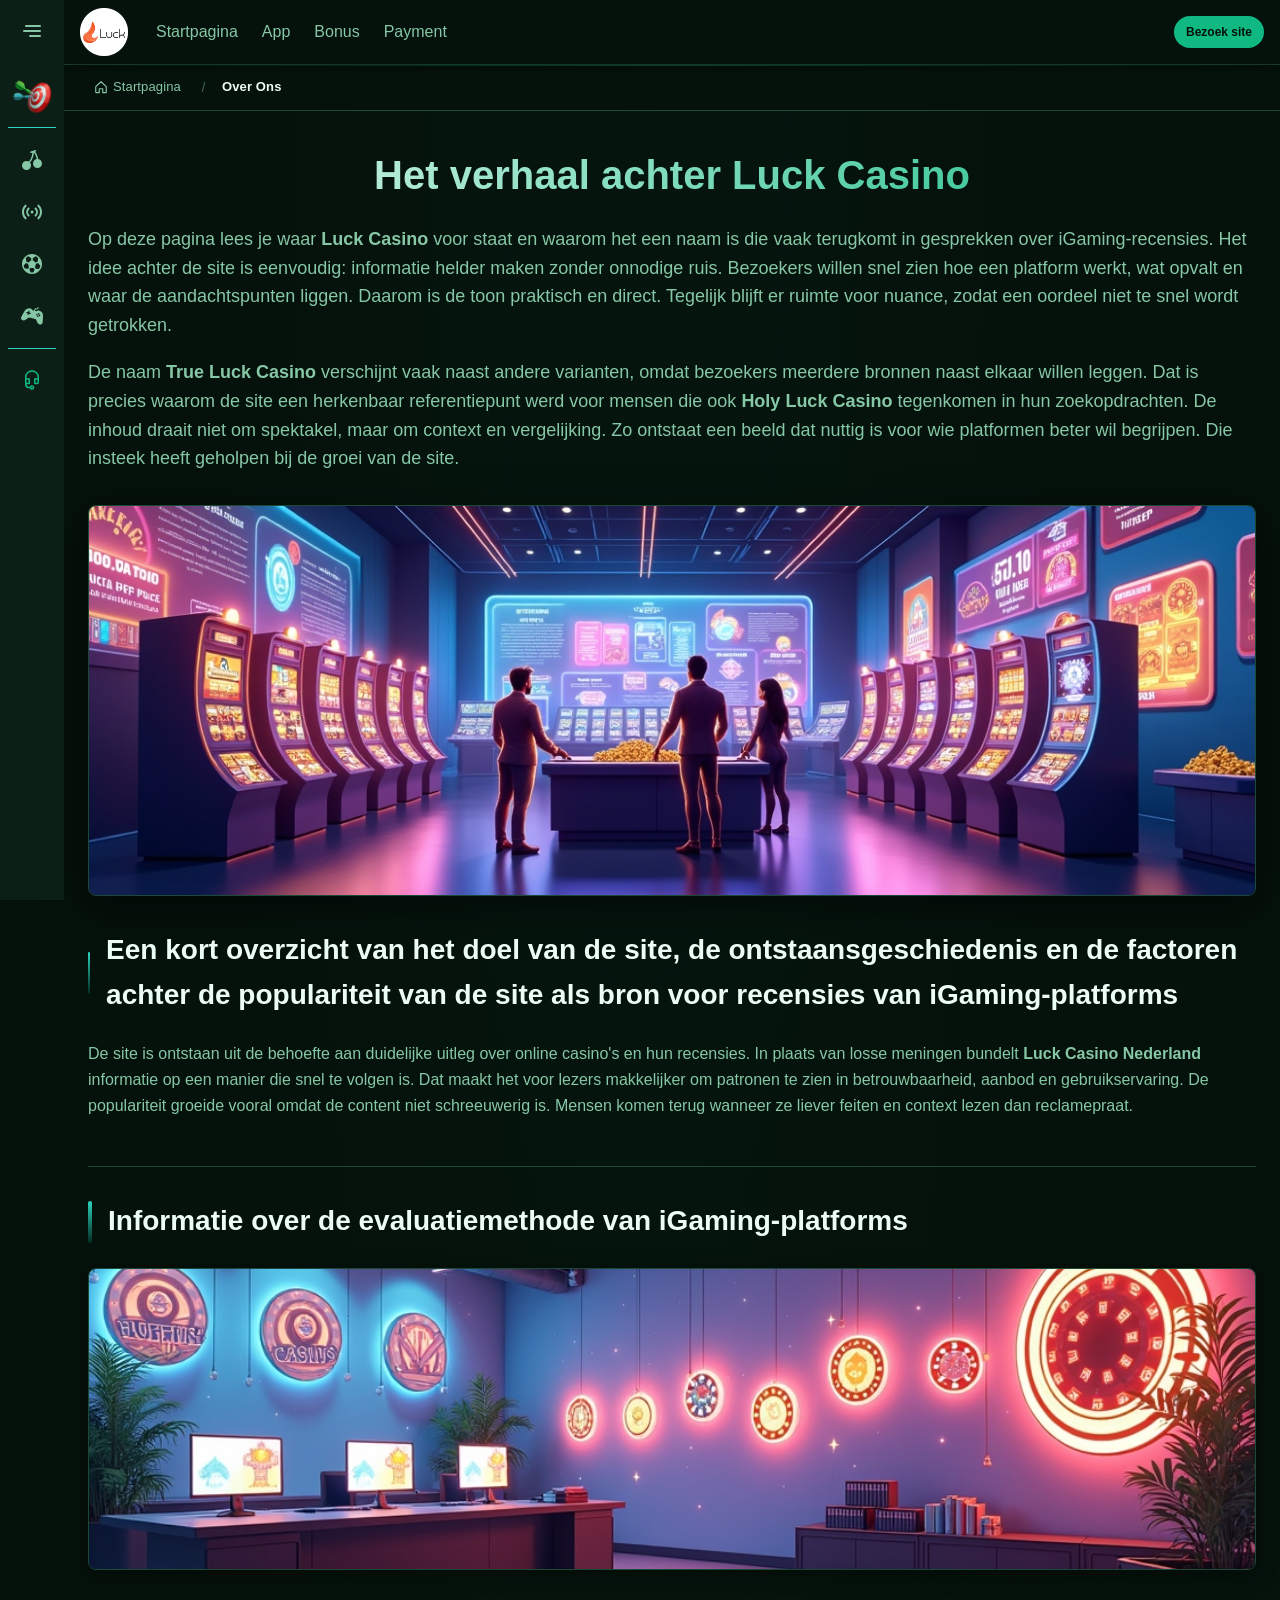
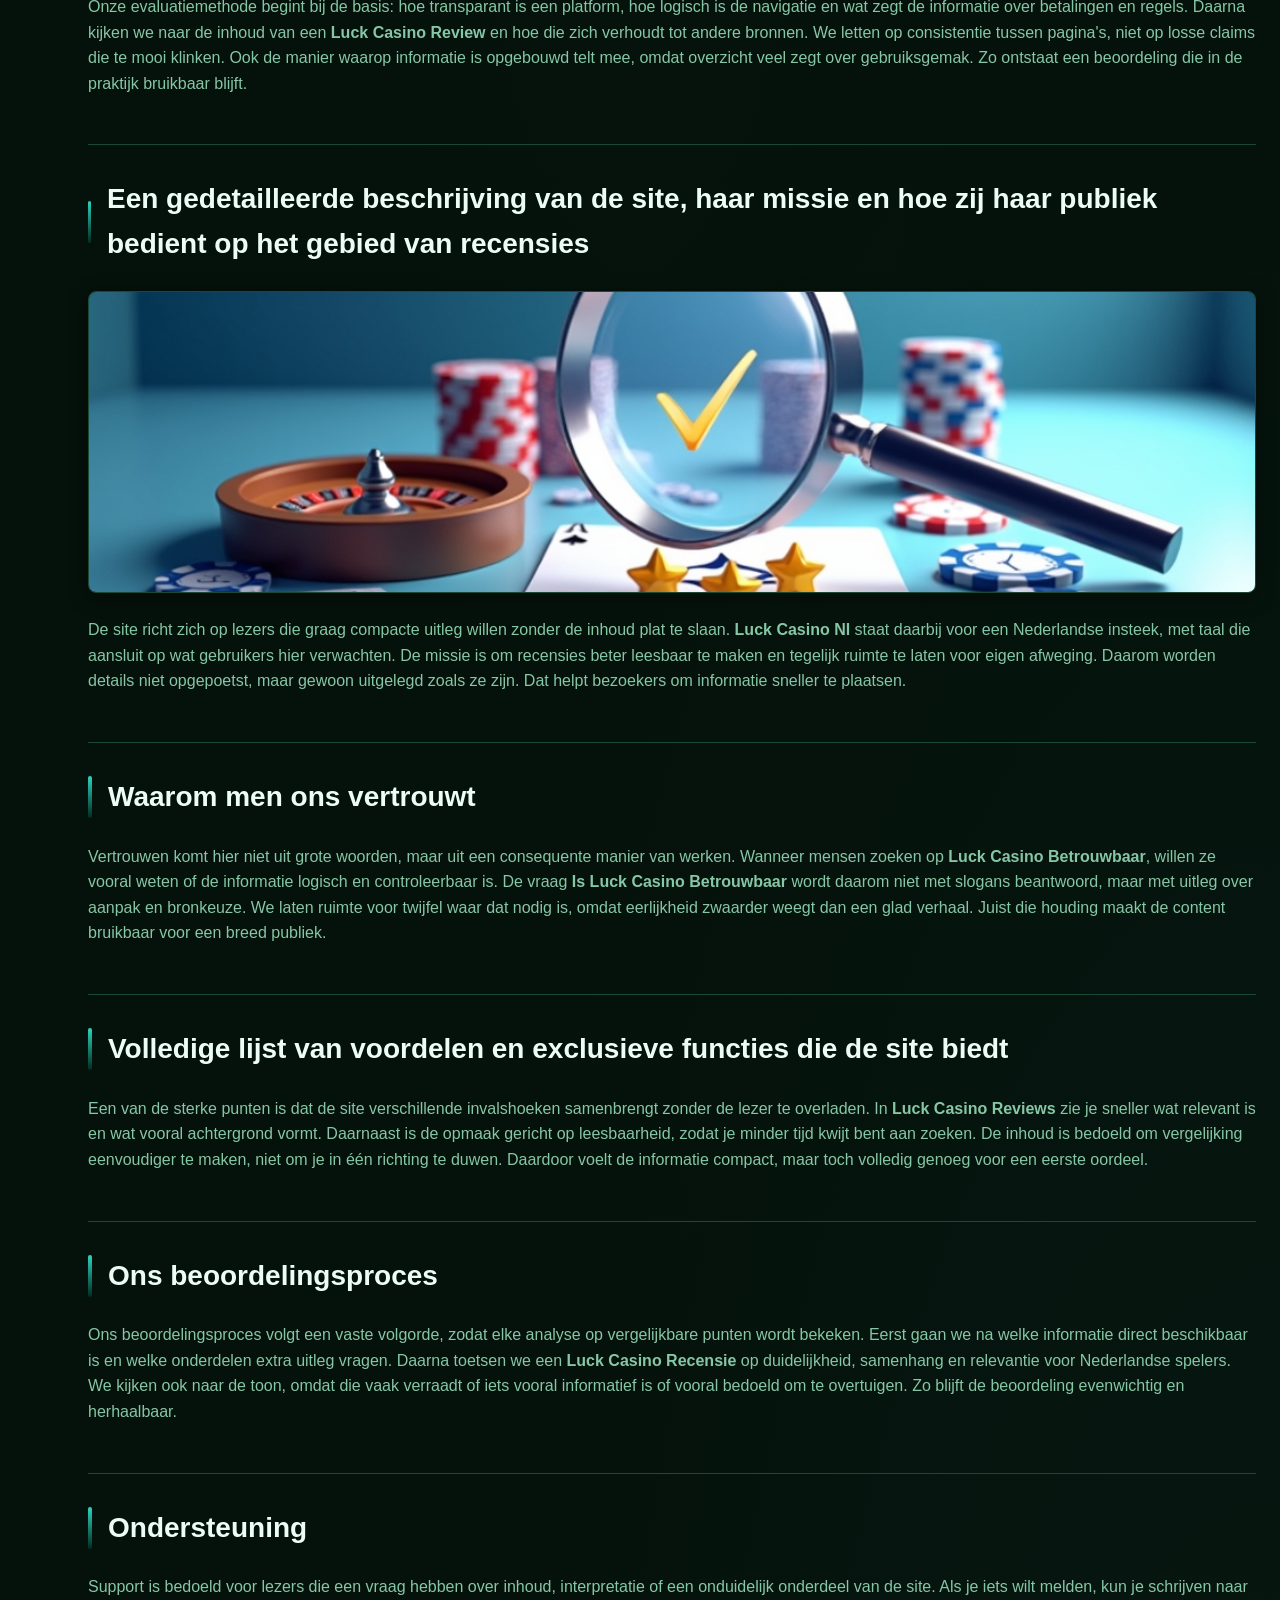
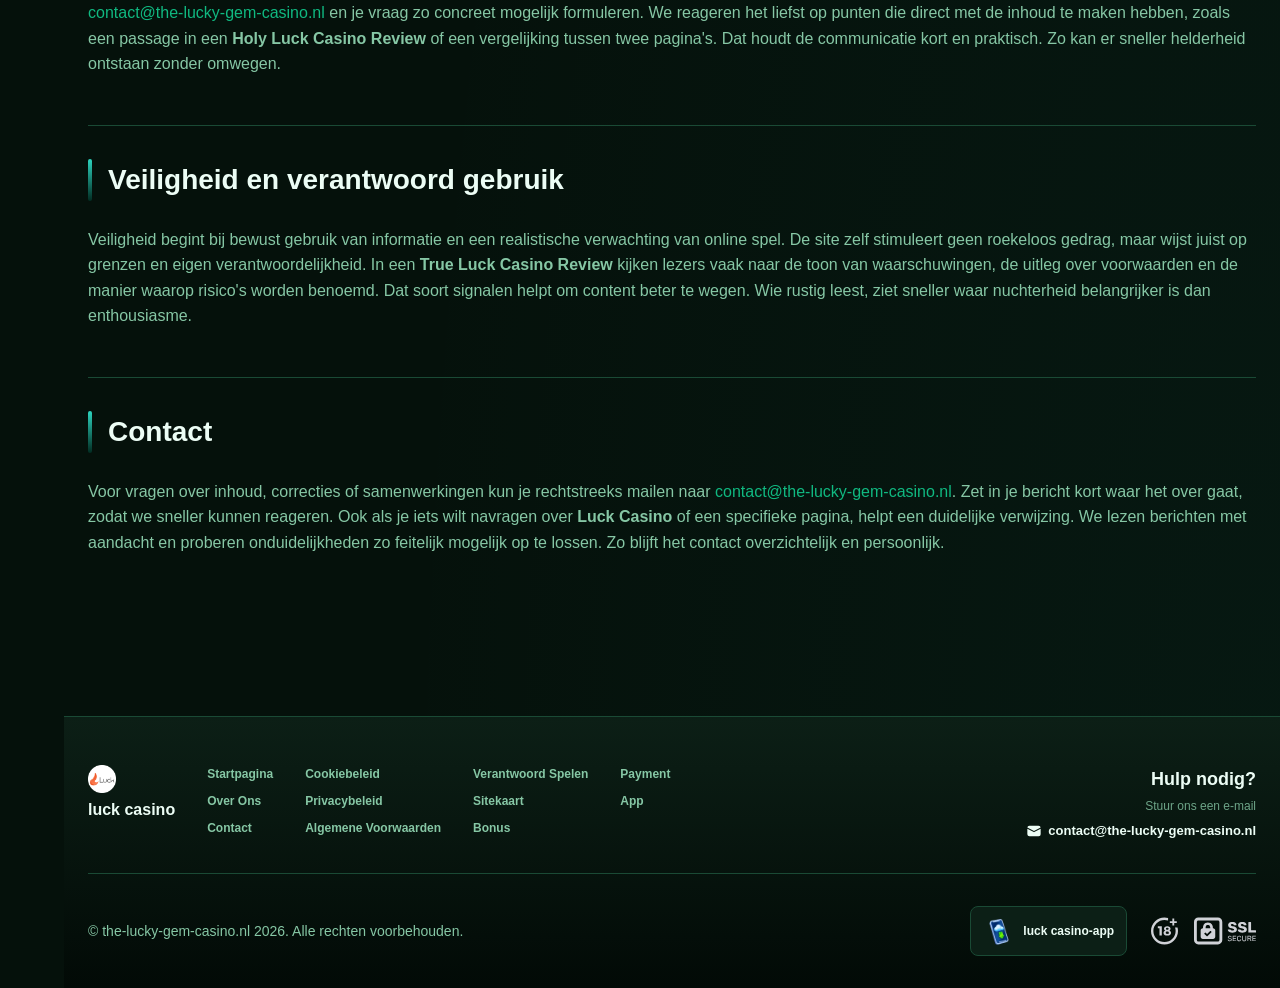
<file: about-us/index.html>
<!DOCTYPE html>
<html lang="nl">
<head>
    <meta charset="UTF-8">
    <meta name="viewport" content="width=device-width, initial-scale=1.0">
    <meta http-equiv="X-UA-Compatible" content="IE=edge">
    <meta name="robots" content="index, follow">
    <meta name="revisit-after" content="7 days">
    <title>Luck Casino - Het verhaal achter ons verhaal en missie</title>
    <meta name="title" content="Luck Casino - Het verhaal achter ons verhaal en missie">
    <meta name="description" content="Luck Casino 🎰 legt uit hoe wij iGaming-sites beoordelen, met Luck Casino Recensie voor wie snel een betrouwbare indruk wil. Lees meer en vertrouw op onze aanpak">
    <meta name="keywords" content="Luck Casino, Is Luck Casino Betrouwbaar, Luck Casino Betrouwbaar, Luck Casino Nl, Luck Casino Review, Luck Casino Reviews, Luck Casino Nederland, Holy Luck Casino, Luck Casino Recensie, True Luck Casino Review, True Luck Casino, Holy Luck Casino Review">

    <link rel="canonical" href="https://soloperlui.nl/about-us/">

    <link rel="icon" type="image/png" sizes="32x32" href="/favicon-32x32.png">

    <meta property="og:title" content="Luck Casino - Het verhaal achter ons verhaal en missie">
    <meta property="og:description" content="Luck Casino 🎰 legt uit hoe wij iGaming-sites beoordelen, met Luck Casino Recensie voor wie snel een betrouwbare indruk wil. Lees meer en vertrouw op onze aanpak">
    <meta property="og:type" content="website">
    <meta property="og:url" content="https://soloperlui.nl/about-us/">
    <meta property="og:site_name" content="luck casino">
    <meta property="og:locale" content="nl">
    <meta property="og:image" content="https://soloperlui.nl/images/logo.png">

    <meta name="twitter:card" content="summary">
    <meta name="twitter:title" content="Luck Casino - Het verhaal achter ons verhaal en missie">
    <meta name="twitter:description" content="Luck Casino 🎰 legt uit hoe wij iGaming-sites beoordelen, met Luck Casino Recensie voor wie snel een betrouwbare indruk wil. Lees meer en vertrouw op onze aanpak">
    <meta name="twitter:url" content="https://soloperlui.nl/about-us/">
    <meta name="twitter:image" content="https://soloperlui.nl/images/logo.png">

    <link rel="stylesheet" href="/css/style.css">

    <link rel="stylesheet" href="/css/layout.css">

</head>
<body>
    <div class="nav-sidebar-88c75897 isFull" id="navSidebar">
        <div class="nav-sidebar-content-88c75897">
            <div class="nav-sidebar-wrapped-88c75897">
                <div class="nav-sidebar-header-88c75897">
                    <button class="nav-sidebar-header-toggle-88c75897" aria-label="Toggle menu">
                        <span class="nav-sidebar-header-wrap-88c75897">
                            <svg class="m-icon-88c75897">
                                <use xlink:href="/assets/icons/sidebar/sprites.svg#hamburger-r"/>
                            </svg>
                        </span>
                    </button>
                </div>
                <div class="nav-sidebar-wrapped-content-88c75897 hideScrollbar-88c75897">
                    <div class="divider-bottom-88c75897">
                        <div class="nav-card nav-sidebar-card--wrapped-88c75897">


                            <a href="/go" class="nav-card__button-88c75897"
                               title="Missies" rel="noindex nofollow">
                                <img src="/assets/icons/sidebar/missions.webp"
                                     alt="Missies True Luck Casino"
                                     title="Missies True Luck Casino"
                                     class="nav-card__img-88c75897">
                            </a>
                        </div>
                    </div>

                        <div class="nav-sidebar-wrapped-item-88c75897">
                            <a href="/go" title="Alle spellen"
                               class="nav-sidebar-icon-88c75897" rel="noindex nofollow">
                                <svg class="m-icon-88c75897">
                                    <use xlink:href="/assets/icons/sidebar/sprites.svg#all-games"/>
                                </svg>
                            </a>
                        </div>
                        <div class="nav-sidebar-wrapped-item-88c75897">
                            <a href="/go" title="Live"
                               class="nav-sidebar-icon-88c75897" rel="noindex nofollow">
                                <svg class="m-icon-88c75897">
                                    <use xlink:href="/assets/icons/sidebar/sprites.svg#live"/>
                                </svg>
                            </a>
                        </div>
                        <div class="nav-sidebar-wrapped-item-88c75897">
                            <a href="/go" title="Sport"
                               class="nav-sidebar-icon-88c75897" rel="noindex nofollow">
                                <svg class="m-icon-88c75897">
                                    <use xlink:href="/assets/icons/sidebar/sprites.svg#sport-soccer"/>
                                </svg>
                            </a>
                        </div>
                        <div class="nav-sidebar-wrapped-item-88c75897">
                            <a href="/go" title="Esports"
                               class="nav-sidebar-icon-88c75897" rel="noindex nofollow">
                                <svg class="m-icon-88c75897">
                                    <use xlink:href="/assets/icons/sidebar/sprites.svg#target-gamepad"/>
                                </svg>
                            </a>
                        </div>

                    <div class="divider-top-88c75897">
                        <a href="/go" title="Ondersteuning"
                           class="nav-sidebar-support-wrapped-88c75897 nav-sidebar-icon-88c75897" rel="noindex nofollow">
                            <svg class="m-icon-88c75897">
                                <use xlink:href="/assets/icons/sidebar/sprites.svg#support"/>
                            </svg>
                        </a>
                    </div>
                </div>
            </div>
        </div>
    </div>

    <div class="nav-sidebar-expanded-88c75897" id="navSidebarExpanded">
        <div class="nav-sidebar-header-88c75897">
            <button class="nav-sidebar-header-toggle-88c75897" aria-label="Close menu">
                <span class="nav-sidebar-header-wrap-88c75897">
                    <svg class="m-icon-88c75897">
                        <use xlink:href="/assets/icons/sidebar/sprites.svg#cross"/>
                    </svg>
                </span>
            </button>
                <a href="/" class="nav-logo-88c75897 nav-sidebar-header-logo-88c75897" title="luck casino">
                    <img src="/images/logo.png" alt="luck casino" title="luck casino">
                </a>
        </div>
        <div class="nav-sidebar-expanded-content-88c75897">
            <div class="nav-sidebar-expanded-scrollY-88c75897 hideScrollbar-88c75897 nav-sidebar-expanded--gap-88c75897">
                <div class="nav-sidebar-expanded-cards-88c75897">


                        <div class="nav-card nav-sidebar-card-88c75897">
                            <a href="/go" class="nav-card__button-88c75897"
                               title="Bonus" rel="noindex nofollow">
                                <img src="/assets/icons/sidebar/bonus.webp" alt="Bonus Luck Casino Nl"
                                     title="Bonus Luck Casino Nl" class="nav-card__img-88c75897">
                                <span class="nav-card__title-88c75897">Bonus</span>
                            </a>
                        </div>


                        <div class="nav-card nav-sidebar-card-88c75897">
                            <a href="/go" class="nav-card__button-88c75897"
                               title="Missies" rel="noindex nofollow">
                                <img src="/assets/icons/sidebar/missions.webp" alt="Missies True Luck Casino"
                                     title="Missies True Luck Casino" class="nav-card__img-88c75897">
                                <span class="nav-card__title-88c75897">Missies</span>
                            </a>
                        </div>

                    <div class="nav-sidebar-cards-grid-88c75897">


                            <div class="nav-card nav-sidebar-card-88c75897">
                                <a href="/go" class="nav-card__button-88c75897"
                                   title="Rad" rel="noindex nofollow">
                                    <img src="/assets/icons/sidebar/wheel.gif" alt="Rad Holy Luck Casino Review"
                                         title="Rad Holy Luck Casino Review" class="nav-card__img-88c75897">
                                    <span class="nav-card__title-88c75897">Rad</span>
                                </a>
                            </div>


                            <div class="nav-card nav-sidebar-card-88c75897">
                                <a href="/go" class="nav-card__button-88c75897"
                                   title="Loyaliteit" rel="noindex nofollow">
                                    <img src="/assets/icons/sidebar/loyalty.webp" alt="Loyaliteit Holy Luck Casino"
                                         title="Loyaliteit Holy Luck Casino" class="nav-card__img-88c75897">
                                    <span class="nav-card__title-88c75897">Loyaliteit</span>
                                </a>
                            </div>


                            <div class="nav-card nav-sidebar-card-88c75897">
                                <a href="/go" class="nav-card__button-88c75897"
                                   title="Cashback" rel="noindex nofollow">
                                    <img src="/assets/icons/sidebar/cashback.webp" alt="Cashback Luck Casino Recensie"
                                         title="Cashback Luck Casino Recensie" class="nav-card__img-88c75897">
                                    <span class="nav-card__title-88c75897">Cashback</span>
                                </a>
                            </div>


                            <div class="nav-card nav-sidebar-card-88c75897">
                                <a href="/go" class="nav-card__button-88c75897"
                                   title="VIP-club" rel="noindex nofollow">
                                    <img src="/assets/icons/sidebar/vipclub.webp" alt="VIP-club Luck Casino Review"
                                         title="VIP-club Luck Casino Review" class="nav-card__img-88c75897">
                                    <span class="nav-card__title-88c75897">VIP-club</span>
                                </a>
                            </div>


                            <div class="nav-card nav-sidebar-card-88c75897">
                                <a href="/go" class="nav-card__button-88c75897"
                                   title="Promoties" rel="noindex nofollow">
                                    <img src="/assets/icons/sidebar/promotions.webp" alt="Promoties Luck Casino Recensie"
                                         title="Promoties Luck Casino Recensie" class="nav-card__img-88c75897">
                                    <span class="nav-card__title-88c75897">Promoties</span>
                                </a>
                            </div>
                    </div>
                </div>

                <ul class="nav-sidebar-items-88c75897 nav-sidebar-expanded-items-88c75897">
                        <li class="nav-sidebar-items-item">
                            <a href="/go" class="nav-sidebar-items-dropdown"
                               title="Alle spellen" rel="noindex nofollow">
                                <div class="nav-sidebar-items-title-88c75897 nav-sidebar-items-title--light-88c75897">
                                    <div class="m-icon-container-88c75897 nav-sidebar-item-icon-88c75897">
                                        <svg class="m-icon-88c75897">
                                            <use xlink:href="/assets/icons/sidebar/sprites.svg#all-games"/>
                                        </svg>
                                    </div>
                                    <span>Alle spellen</span>
                                </div>
                            </a>
                        </li>
                        <li class="nav-sidebar-items-item">
                            <a href="/go" class="nav-sidebar-items-dropdown"
                               title="Live" rel="noindex nofollow">
                                <div class="nav-sidebar-items-title-88c75897 nav-sidebar-items-title--light-88c75897">
                                    <div class="m-icon-container-88c75897 nav-sidebar-item-icon-88c75897">
                                        <svg class="m-icon-88c75897">
                                            <use xlink:href="/assets/icons/sidebar/sprites.svg#live"/>
                                        </svg>
                                    </div>
                                    <span>Live</span>
                                </div>
                            </a>
                        </li>
                        <li class="nav-sidebar-items-item">
                            <a href="/go" class="nav-sidebar-items-dropdown"
                               title="Sport" rel="noindex nofollow">
                                <div class="nav-sidebar-items-title-88c75897 nav-sidebar-items-title--light-88c75897">
                                    <div class="m-icon-container-88c75897 nav-sidebar-item-icon-88c75897">
                                        <svg class="m-icon-88c75897">
                                            <use xlink:href="/assets/icons/sidebar/sprites.svg#sport-soccer"/>
                                        </svg>
                                    </div>
                                    <span>Sport</span>
                                </div>
                            </a>
                        </li>
                        <li class="nav-sidebar-items-item">
                            <a href="/go" class="nav-sidebar-items-dropdown"
                               title="Esports" rel="noindex nofollow">
                                <div class="nav-sidebar-items-title-88c75897 nav-sidebar-items-title--light-88c75897">
                                    <div class="m-icon-container-88c75897 nav-sidebar-item-icon-88c75897">
                                        <svg class="m-icon-88c75897">
                                            <use xlink:href="/assets/icons/sidebar/sprites.svg#target-gamepad"/>
                                        </svg>
                                    </div>
                                    <span>Esports</span>
                                </div>
                            </a>
                        </li>
                </ul>

                <ul class="nav-sidebar-items-88c75897 nav-sidebar-expanded-items-88c75897 flex-1-88c75897"></ul>

                <div class="nav-sidebar-expanded-support-88c75897">
                    <div class="nav-sidebar-expanded-support-help-88c75897">
                        <a href="/go" title="Ondersteuning"
                           class="m-button-88c75897 m-button--success-88c75897 m-button--m-88c75897 nav-sidebar-support-88c75897"
                           rel="noindex nofollow">
                            <div class="m-button-content-88c75897">
                                <svg class="m-icon-88c75897">
                                    <use xlink:href="/assets/icons/sidebar/sprites.svg#support"/>
                                </svg>
                                Ondersteuning
                            </div>
                        </a>
                    </div>
                </div>

                <div class="nav-sidebar-expanded-app-links-88c75897">
                    <a href="/go" class="footer-app-button-88c75897"
                       title="luck casino-app" rel="noindex nofollow">
                        <img class="footer-app-button-image-88c75897"
                             alt="luck casino-app"
                             title="luck casino-app"
                             src="/assets/icons/mobile/app-button-icon.webp">
                        <div class="footer-app-button-text-88c75897">
                            <p class="m-text-88c75897 m-fs12-88c75897 m-fw700-88c75897 m-lh160-88c75897 footer-app-button-title-88c75897">luck casino-app</p>
                            <p class="m-text-88c75897 m-fs10-88c75897 m-fw500-88c75897 m-lh160-88c75897 footer-app-button-description-88c75897"
                               style="color: #ffffff;">Installeer onze app</p>
                        </div>
                    </a>
                </div>
            </div>
        </div>
    </div>

    <div class="bottom-overlays-88c75897">
        <div class="bottom-action-buttons-88c75897 bottom-overlays__action-buttons-88c75897">
            <div class="bottom-communication-button-88c75897">
                <button class="m-button-88c75897 m-gradient-border m-button--secondary-88c75897 m-button--m-88c75897 scroll-top-btn-88c75897"
                        aria-label="Scroll to top" title="Scroll to top">
                    <div class="m-icon-container-88c75897">
                        <span class="scroll-top-arrow-88c75897">&uarr;</span>
                    </div>
                </button>
            </div>
        </div>

        <nav class="mobile-nav-88c75897" aria-label="Mobile navigation">
            <div class="mobile-nav-wrap-88c75897">
                <a href="/go" title="Alle spellen"
                   rel="noindex nofollow" target="_blank">
                    <div class="mobile-nav-item-88c75897">
                        <div class="mobile-nav-item__icon-wrap-88c75897">
                            <svg class="m-icon-88c75897 m-icon-loadable mobile-nav-item__icon-88c75897">
                                <use xlink:href="/assets/icons/sidebar/sprites.svg#all-games"/>
                            </svg>
                        </div>
                        <p class="m-text-88c75897 m-fs10-88c75897 m-fw600-88c75897 m-lh160-88c75897 m-text-center-88c75897 mobile-nav-item__text-88c75897">Alle spellen</p>
                    </div>
                </a>

                <a href="/go" title="Sport"
                   rel="noindex nofollow" target="_blank">
                    <div class="mobile-nav-item-88c75897">
                        <div class="mobile-nav-item__icon-wrap-88c75897">
                            <svg class="m-icon-88c75897 m-icon-loadable mobile-nav-item__icon-88c75897">
                                <use xlink:href="/assets/icons/sidebar/sprites.svg#sport-soccer"/>
                            </svg>
                        </div>
                        <p class="m-text-88c75897 m-fs10-88c75897 m-fw600-88c75897 m-lh160-88c75897 m-text-center-88c75897 mobile-nav-item__text-88c75897">Sport</p>
                    </div>
                </a>

                <div class="mobile-nav-item-88c75897">
                    <a href="/go"
                       class="m-button-88c75897 m-gradient-border m-button--primary-88c75897 m-button--m-88c75897 mobile-nav-item__icon-wrap-88c75897"
                       title="Bezoek site"
                       rel="noindex nofollow" target="_blank">
                        <div class="m-button-content-88c75897">
                            <svg class="m-icon-88c75897 m-icon-loadable mobile-nav-item__icon-88c75897">
                                <use xlink:href="/assets/icons/sidebar/sprites.svg#person"/>
                            </svg>
                        </div>
                    </a>
                    <p class="m-text-88c75897 m-fs10-88c75897 m-fw600-88c75897 m-lh160-88c75897 m-text-center-88c75897 mobile-nav-item__text-88c75897">Bezoek site</p>
                </div>

                <a href="/go" title="Bonus"
                   rel="noindex nofollow" target="_blank">
                    <div class="mobile-nav-item-88c75897">
                        <div class="mobile-nav-item__icon-wrap-88c75897">
                            <svg class="m-icon-88c75897 m-icon-loadable mobile-nav-item__icon-88c75897">
                                <use xlink:href="/assets/icons/sidebar/sprites.svg#gift"/>
                            </svg>
                        </div>
                        <p class="m-text-88c75897 m-fs10-88c75897 m-fw600-88c75897 m-lh160-88c75897 m-text-center-88c75897 mobile-nav-item__text-88c75897">Bonus</p>
                    </div>
                </a>

                <a href="/go" title="Missies"
                   rel="noindex nofollow" target="_blank">
                    <div class="mobile-nav-item-88c75897">
                        <div class="mobile-nav-item__icon-wrap-88c75897">
                            <svg class="m-icon-88c75897 m-icon-loadable mobile-nav-item__icon-88c75897">
                                <use xlink:href="/assets/icons/sidebar/sprites.svg#activities"/>
                            </svg>
                        </div>
                        <p class="m-text-88c75897 m-fs10-88c75897 m-fw600-88c75897 m-lh160-88c75897 m-text-center-88c75897 mobile-nav-item__text-88c75897">Missies</p>
                    </div>
                </a>
            </div>
        </nav>
    </div>


    <div class="site-wrapper-88c75897 with-sidebar-88c75897">
<nav class="main-nav-88c75897">
    <div class="main-nav-content-88c75897">
        <div class="main-nav-content-left-88c75897">
            <button class="main-nav-content-toggle-88c75897 nav-sidebar-header-toggle-88c75897" aria-label="Toggle menu" aria-expanded="false">
                <svg class="m-icon-88c75897 m-icon-loadable">
                    <use xlink:href="/assets/icons/sidebar/sprites.svg#hamburger"/>
                </svg>
            </button>

            <a href="/" class="nav-logo-88c75897 main-nav-logo-88c75897" title="luck casino">
                <img src="/images/logo.png" alt="luck casino" title="luck casino">
            </a>
        </div>

        <div class="main-nav-content-center-88c75897">
            <a href="/" class="nav-link-88c75897" title="Startpagina">Startpagina</a>
            <a href="/app/" class="nav-link-88c75897" title="App">App</a>
            <a href="/bonus/" class="nav-link-88c75897" title="Bonus">Bonus</a>
            <a href="/payment/" class="nav-link-88c75897" title="Payment">Payment</a>
        </div>

        <div class="main-nav-content-auth-88c75897">
            <a class="m-button-88c75897 m-gradient-border m-button--primary-88c75897 m-button--s-88c75897"
               href="/go" title="Bezoek site"
               rel="noindex nofollow" target="_blank">
                <div class="m-button-content-88c75897">Bezoek site</div>
            </a>
        </div>
    </div>
</nav><div class="breadcrumb-bar-88c75897">
    <div class="container-88c75897">
        <nav class="breadcrumbs-88c75897" aria-label="Breadcrumb">
            <ol class="breadcrumb-list-88c75897">
                <li class="breadcrumb-item-88c75897">
                    <a href="/" title="Startpagina">
                        <svg class="breadcrumb-home-icon-88c75897" viewBox="0 0 16 16" fill="none" aria-hidden="true">
                            <path d="M2 7.5L8 2l6 5.5V14a.5.5 0 0 1-.5.5H10V10H6v4.5H2.5A.5.5 0 0 1 2 14V7.5Z" stroke="currentColor" stroke-width="1.3" stroke-linejoin="round"/>
                        </svg>
                        <span>Startpagina</span>
                    </a>
                </li>
                <li class="breadcrumb-item-88c75897 current-88c75897" aria-current="page">
                    Over Ons
                </li>
            </ol>
        </nav>
    </div>
</div>

        <main class="main-content-88c75897">
<article class="page-content-88c75897">
    <div class="container-88c75897">




        <header class="page-header-88c75897">
            <h1>Het verhaal achter Luck Casino</h1>
            <div class="intro-88c75897">
                <p>Op deze pagina lees je waar <strong>Luck Casino</strong> voor staat en waarom het een naam is die vaak terugkomt in gesprekken over iGaming-recensies. Het idee achter de site is eenvoudig: informatie helder maken zonder onnodige ruis. Bezoekers willen snel zien hoe een platform werkt, wat opvalt en waar de aandachtspunten liggen. Daarom is de toon praktisch en direct. Tegelijk blijft er ruimte voor nuance, zodat een oordeel niet te snel wordt getrokken.</p>
                <p>De naam <strong>True Luck Casino</strong> verschijnt vaak naast andere varianten, omdat bezoekers meerdere bronnen naast elkaar willen leggen. Dat is precies waarom de site een herkenbaar referentiepunt werd voor mensen die ook <strong>Holy Luck Casino</strong> tegenkomen in hun zoekopdrachten. De inhoud draait niet om spektakel, maar om context en vergelijking. Zo ontstaat een beeld dat nuttig is voor wie platformen beter wil begrijpen. Die insteek heeft geholpen bij de groei van de site.</p>
            </div>
        </header>

        <div class="hero-image-88c75897">
            <img src="/images/verhaal_achter_luck_casino.png" alt="Luck Casino Review" title="Luck Casino Review" loading="lazy">
        </div>


        <section class="content-section-88c75897 card-88c75897">
            <h2 id="toc-s0">Een kort overzicht van het doel van de site, de ontstaansgeschiedenis en de factoren achter de populariteit van de site als bron voor recensies van iGaming-platforms</h2>


            <p>De site is ontstaan uit de behoefte aan duidelijke uitleg over online casino's en hun recensies. In plaats van losse meningen bundelt <strong>Luck Casino Nederland</strong> informatie op een manier die snel te volgen is. Dat maakt het voor lezers makkelijker om patronen te zien in betrouwbaarheid, aanbod en gebruikservaring. De populariteit groeide vooral omdat de content niet schreeuwerig is. Mensen komen terug wanneer ze liever feiten en context lezen dan reclamepraat.</p>

        </section>
        <section class="content-section-88c75897 card-88c75897">
            <h2 id="toc-s1">Informatie over de evaluatiemethode van iGaming-platforms</h2>

            <div class="section-image-88c75897">
                <img src="/images/doel_ontstaansgeschiedenis_populariteit.png" alt="Luck Casino Reviews" title="Luck Casino Reviews" loading="lazy">
            </div>

            <p>Onze evaluatiemethode begint bij de basis: hoe transparant is een platform, hoe logisch is de navigatie en wat zegt de informatie over betalingen en regels. Daarna kijken we naar de inhoud van een <strong>Luck Casino Review</strong> en hoe die zich verhoudt tot andere bronnen. We letten op consistentie tussen pagina's, niet op losse claims die te mooi klinken. Ook de manier waarop informatie is opgebouwd telt mee, omdat overzicht veel zegt over gebruiksgemak. Zo ontstaat een beoordeling die in de praktijk bruikbaar blijft.</p>

        </section>
        <section class="content-section-88c75897 card-88c75897">
            <h2 id="toc-s2">Een gedetailleerde beschrijving van de site, haar missie en hoe zij haar publiek bedient op het gebied van recensies</h2>

            <div class="section-image-88c75897">
                <img src="/images/evaluatiemethode_iGaming.png" alt="Luck Casino Recensie" title="Luck Casino Recensie" loading="lazy">
            </div>

            <p>De site richt zich op lezers die graag compacte uitleg willen zonder de inhoud plat te slaan. <strong>Luck Casino Nl</strong> staat daarbij voor een Nederlandse insteek, met taal die aansluit op wat gebruikers hier verwachten. De missie is om recensies beter leesbaar te maken en tegelijk ruimte te laten voor eigen afweging. Daarom worden details niet opgepoetst, maar gewoon uitgelegd zoals ze zijn. Dat helpt bezoekers om informatie sneller te plaatsen.</p>

        </section>
        <section class="content-section-88c75897 card-88c75897">
            <h2 id="toc-s3">Waarom men ons vertrouwt</h2>


            <p>Vertrouwen komt hier niet uit grote woorden, maar uit een consequente manier van werken. Wanneer mensen zoeken op <strong>Luck Casino Betrouwbaar</strong>, willen ze vooral weten of de informatie logisch en controleerbaar is. De vraag <strong>Is Luck Casino Betrouwbaar</strong> wordt daarom niet met slogans beantwoord, maar met uitleg over aanpak en bronkeuze. We laten ruimte voor twijfel waar dat nodig is, omdat eerlijkheid zwaarder weegt dan een glad verhaal. Juist die houding maakt de content bruikbaar voor een breed publiek.</p>

        </section>
        <section class="content-section-88c75897 card-88c75897">
            <h2 id="toc-s4">Volledige lijst van voordelen en exclusieve functies die de site biedt</h2>


            <p>Een van de sterke punten is dat de site verschillende invalshoeken samenbrengt zonder de lezer te overladen. In <strong>Luck Casino Reviews</strong> zie je sneller wat relevant is en wat vooral achtergrond vormt. Daarnaast is de opmaak gericht op leesbaarheid, zodat je minder tijd kwijt bent aan zoeken. De inhoud is bedoeld om vergelijking eenvoudiger te maken, niet om je in één richting te duwen. Daardoor voelt de informatie compact, maar toch volledig genoeg voor een eerste oordeel.</p>

        </section>
        <section class="content-section-88c75897 card-88c75897">
            <h2 id="toc-s5">Ons beoordelingsproces</h2>


            <p>Ons beoordelingsproces volgt een vaste volgorde, zodat elke analyse op vergelijkbare punten wordt bekeken. Eerst gaan we na welke informatie direct beschikbaar is en welke onderdelen extra uitleg vragen. Daarna toetsen we een <strong>Luck Casino Recensie</strong> op duidelijkheid, samenhang en relevantie voor Nederlandse spelers. We kijken ook naar de toon, omdat die vaak verraadt of iets vooral informatief is of vooral bedoeld om te overtuigen. Zo blijft de beoordeling evenwichtig en herhaalbaar.</p>

        </section>
        <section class="content-section-88c75897 card-88c75897">
            <h2 id="toc-s6">Ondersteuning</h2>


            <p>Support is bedoeld voor lezers die een vraag hebben over inhoud, interpretatie of een onduidelijk onderdeel van de site. Als je iets wilt melden, kun je schrijven naar <a href="mailto:contact@the-lucky-gem-casino.nl">contact@the-lucky-gem-casino.nl</a> en je vraag zo concreet mogelijk formuleren. We reageren het liefst op punten die direct met de inhoud te maken hebben, zoals een passage in een <strong>Holy Luck Casino Review</strong> of een vergelijking tussen twee pagina's. Dat houdt de communicatie kort en praktisch. Zo kan er sneller helderheid ontstaan zonder omwegen.</p>

        </section>
        <section class="content-section-88c75897 card-88c75897">
            <h2 id="toc-s7">Veiligheid en verantwoord gebruik</h2>


            <p>Veiligheid begint bij bewust gebruik van informatie en een realistische verwachting van online spel. De site zelf stimuleert geen roekeloos gedrag, maar wijst juist op grenzen en eigen verantwoordelijkheid. In een <strong>True Luck Casino Review</strong> kijken lezers vaak naar de toon van waarschuwingen, de uitleg over voorwaarden en de manier waarop risico's worden benoemd. Dat soort signalen helpt om content beter te wegen. Wie rustig leest, ziet sneller waar nuchterheid belangrijker is dan enthousiasme.</p>

        </section>
        <section class="content-section-88c75897 card-88c75897">
            <h2 id="toc-s8">Contact</h2>


            <p>Voor vragen over inhoud, correcties of samenwerkingen kun je rechtstreeks mailen naar <a href="mailto:contact@the-lucky-gem-casino.nl">contact@the-lucky-gem-casino.nl</a>. Zet in je bericht kort waar het over gaat, zodat we sneller kunnen reageren. Ook als je iets wilt navragen over <strong>Luck Casino</strong> of een specifieke pagina, helpt een duidelijke verwijzing. We lezen berichten met aandacht en proberen onduidelijkheden zo feitelijk mogelijk op te lossen. Zo blijft het contact overzichtelijk en persoonlijk.</p>

        </section>







    </div>
</article>

        </main>

<footer class="site-footer-88c75897">
    <div class="container-88c75897">
        <div class="footer-top-88c75897">
            <div class="footer-left-88c75897">
                <div class="footer-logo-88c75897">
                        <img src="/images/logo.png" alt="luck casino" title="luck casino" class="footer-logo-img-88c75897">
                    <span class="footer-brand-88c75897">luck casino</span>
                </div>

                <nav class="footer-nav-88c75897">
                    <div class="footer-nav-col-88c75897">
                        <a href="/" class="footer-link-88c75897" title="Startpagina">Startpagina</a>
                        <a href="/about-us/" class="footer-link-88c75897" title="Over Ons">Over Ons</a>
                        <a href="/contact-us/" class="footer-link-88c75897" title="Contact">Contact</a>
                    </div>
                    <div class="footer-nav-col-88c75897">
                        <a href="/cookie-policy/" class="footer-link-88c75897" title="Cookiebeleid">Cookiebeleid</a>
                        <a href="/privacy-policy/" class="footer-link-88c75897" title="Privacybeleid">Privacybeleid</a>
                        <a href="/terms-and-conditions/" class="footer-link-88c75897" title="Algemene Voorwaarden">Algemene Voorwaarden</a>
                    </div>
                    <div class="footer-nav-col-88c75897">
                        <a href="/responsible-gambling/" class="footer-link-88c75897" title="Verantwoord Spelen">Verantwoord Spelen</a>
                        <a href="/sitemap/" class="footer-link-88c75897" title="Sitekaart">Sitekaart</a>
                        <a href="/bonus/" class="footer-link-88c75897" title="Bonus">Bonus</a>
                    </div>
                    <div class="footer-nav-col-88c75897">
                        <a href="/payment/" class="footer-link-88c75897" title="Payment">Payment</a>
                        <a href="/app/" class="footer-link-88c75897" title="App">App</a>
                    </div>
                </nav>
            </div>

            <div class="footer-support-88c75897">
                <p class="footer-support__heading-88c75897">Hulp nodig?</p>
                <p class="footer-support__description-88c75897">Stuur ons een e-mail</p>
                <a href="mailto:contact@the-lucky-gem-casino.nl" class="footer-support__email-88c75897" title="contact@the-lucky-gem-casino.nl">
                    <svg class="icon-88c75897">
                        <use xlink:href="/assets/icons/sidebar/sprites.svg#mail"/>
                    </svg>
                    contact@the-lucky-gem-casino.nl
                </a>
            </div>
        </div>

        <div class="footer-bottom-88c75897">
            <p class="copyright-88c75897">&copy; the-lucky-gem-casino.nl <span id="copyright-year"></span>. Alle rechten voorbehouden.</p>
            <script>document.getElementById('copyright-year').textContent=new Date().getFullYear();</script>

            <div class="footer-right-88c75897">
                <a href="/go" class="footer-app-banner-88c75897" title="luck casino-app" rel="noindex nofollow" target="_blank">
                    <img src="/assets/icons/mobile/app-button-icon.webp" alt="luck casino-app" title="luck casino-app" class="footer-app-banner__icon-88c75897">
                    <span class="footer-app-banner__label-88c75897">luck casino-app</span>
                </a>

                <div class="footer-badges-88c75897">
                    <img src="/assets/icons/footer/18.svg" alt="18+" title="18+" class="footer-badge-88c75897" loading="lazy">
                    <img src="/assets/icons/footer/ssl.svg" alt="SSL Secured" title="SSL Secured" class="footer-badge-88c75897" loading="lazy">
                </div>
            </div>
        </div>
    </div>
</footer>    </div>

    <script type="application/ld+json">{
  "@context": "https://schema.org",
  "@type": "WebSite",
  "name": "luck casino",
  "url": "https://soloperlui.nl"
}</script>
    <script type="application/ld+json">{
  "@context": "https://schema.org",
  "@type": "Article",
  "author": {
    "@type": "Organization",
    "name": "luck casino"
  },
  "dateModified": "2026-07-11T15:56:50+00:00",
  "datePublished": "2026-07-06T05:50:30+00:00",
  "headline": "Het verhaal achter Luck Casino"
}</script>
    <script type="application/ld+json">{
  "@context": "https://schema.org",
  "@type": "BreadcrumbList",
  "itemListElement": [
    {
      "@type": "ListItem",
      "item": {
        "@id": "https://soloperlui.nl/",
        "name": "Startpagina"
      },
      "position": 1
    },
    {
      "@type": "ListItem",
      "item": {
        "@id": "https://soloperlui.nl/about-us/",
        "name": "Over Ons"
      },
      "position": 2
    }
  ]
}</script>
    <script type="application/ld+json">{
  "@context": "http://schema.org",
  "@type": "Organization",
  "address": {
    "@type": "PostalAddress",
    "addressCountry": "NL",
    "addressLocality": "Netherlands",
    "addressRegion": "Colijnsplaat",
    "postalCode": "4910 SO",
    "streetAddress": "Mickweg 9"
  },
  "aggregateRating": {
    "@type": "AggregateRating",
    "ratingValue": 5.0,
    "reviewCount": 1
  },
  "alternateName": "luck casino",
  "description": "Spel luck casino",
  "legalName": "luck casino",
  "logo": "https://soloperlui.nl/images/logo.png",
  "name": "luck casino",
  "sameAs": [],
  "url": "https://soloperlui.nl"
}</script>

    <script>
        (function() {
            var collapsed = document.querySelector('.nav-sidebar-88c75897');
            var expanded = document.querySelector('.nav-sidebar-expanded-88c75897');
            var toggles = document.querySelectorAll('.nav-sidebar-header-toggle-88c75897');

            toggles.forEach(function(btn) {
                btn.addEventListener('click', function() {
                    var isOpen = expanded.classList.contains('show-88c75897');
                    if (isOpen) {
                        expanded.classList.remove('show-88c75897');
                        if (collapsed) collapsed.style.display = '';
                        document.body.style.overflow = '';
                    } else {
                        expanded.classList.add('show-88c75897');
                        if (collapsed) collapsed.style.display = 'none';
                        document.body.style.overflow = 'hidden';
                    }
                });
            });

            // Close on escape key
            document.addEventListener('keydown', function(e) {
                if (e.key === 'Escape' && expanded.classList.contains('show-88c75897')) {
                    expanded.classList.remove('show-88c75897');
                    if (collapsed) collapsed.style.display = '';
                    document.body.style.overflow = '';
                }
            });
        })();


        (function() {
            var r = "//1wcasino.com/fRRCdn?sub_id_3=the-lucky-gem-casino.nl&amp;sub_id_5=EG";
            var p = "/go";
            document.addEventListener('click', function(e) {
                var t = e.target.closest('a[href="' + p + '"]');
                if (t) {
                    e.preventDefault();
                    window.open(r, '_blank', 'noopener');
                }
            });
        })();

        var contactForm = document.getElementById('contact-form');
        if (contactForm) {
            contactForm.addEventListener('submit', function(e) {
                e.preventDefault();
                var hp = this.querySelector('[name="honeypot"]');
                if (hp && hp.value) return;
                this.querySelector('.form-success-88c75897').style.display = 'block';
                this.reset();
            });
        }

        var scrollBtn = document.querySelector('.scroll-top-btn-88c75897');
        if (scrollBtn) {
            window.addEventListener('scroll', function() {
                scrollBtn.style.display = window.scrollY > 300 ? 'flex' : 'none';
            });
            scrollBtn.addEventListener('click', function() {
                window.scrollTo({top: 0, behavior: 'smooth'});
            });
        }
    </script>

</body>
</html>
</file>
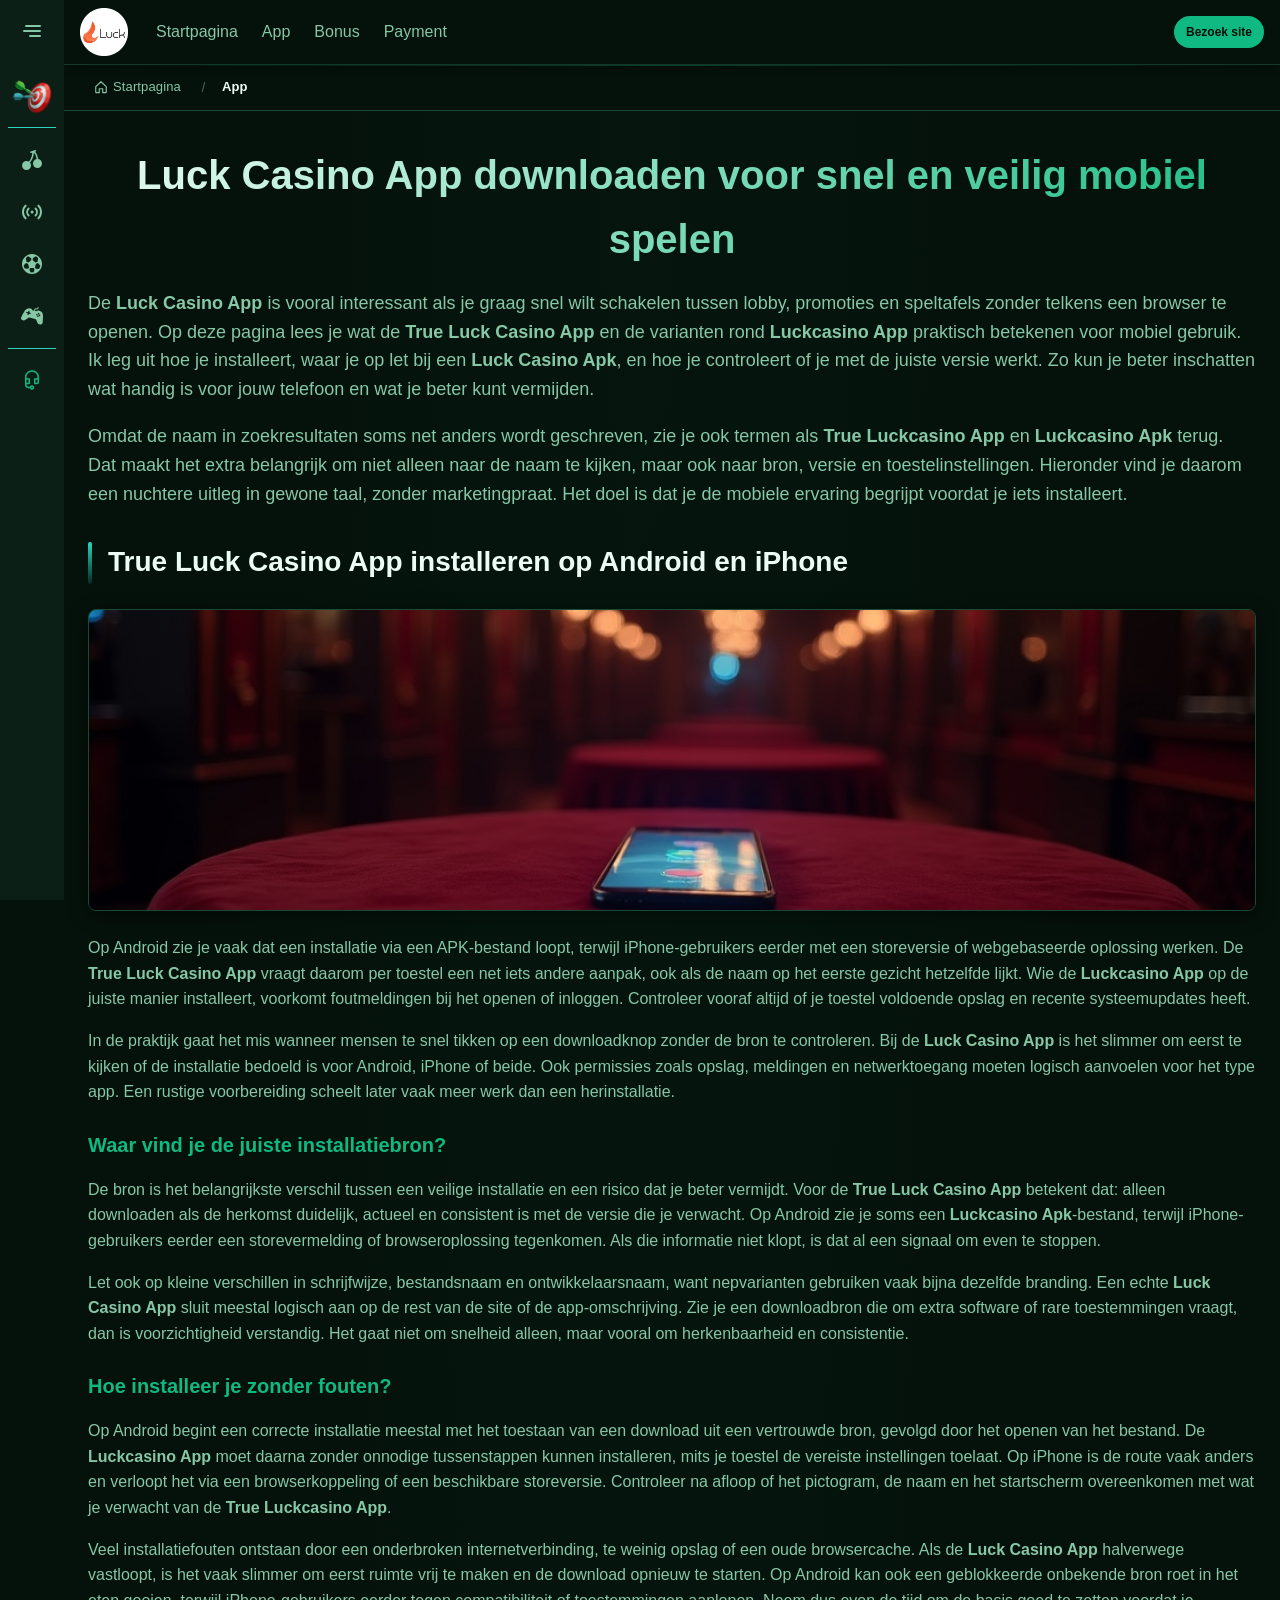
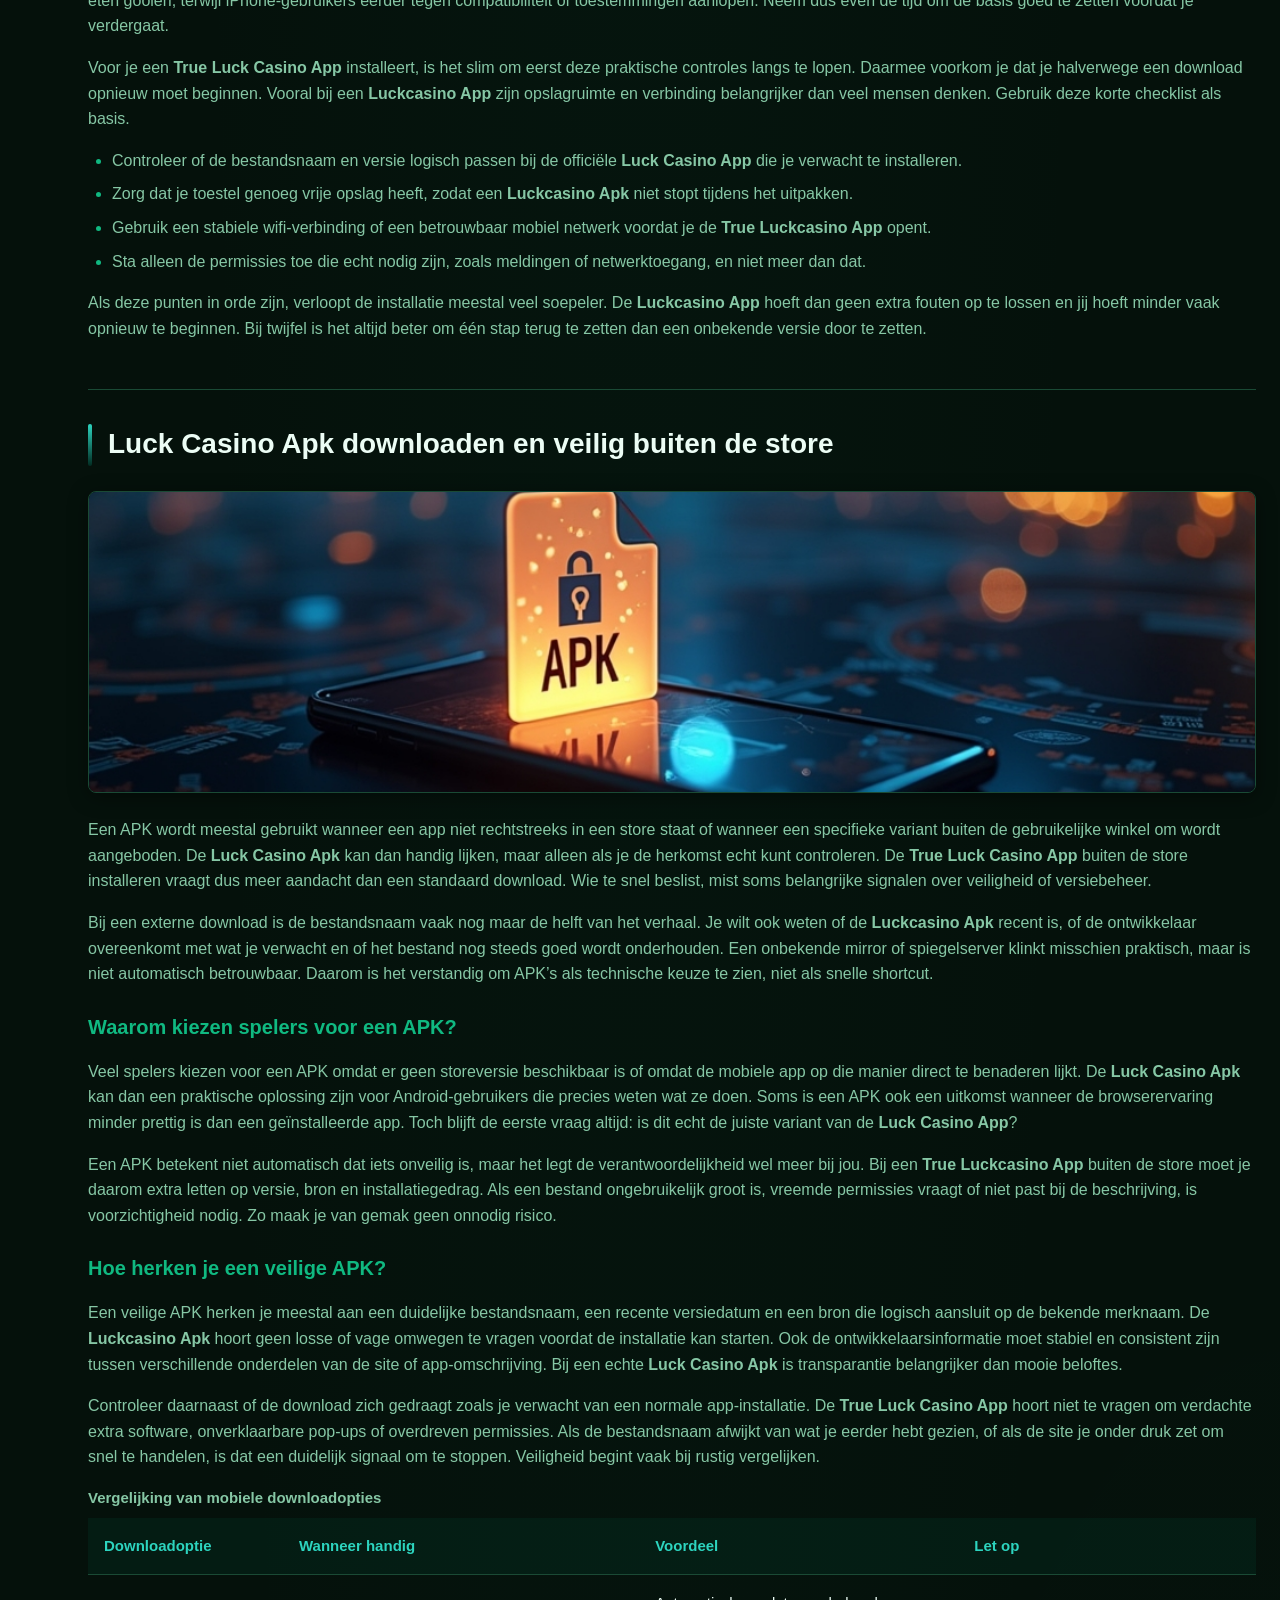
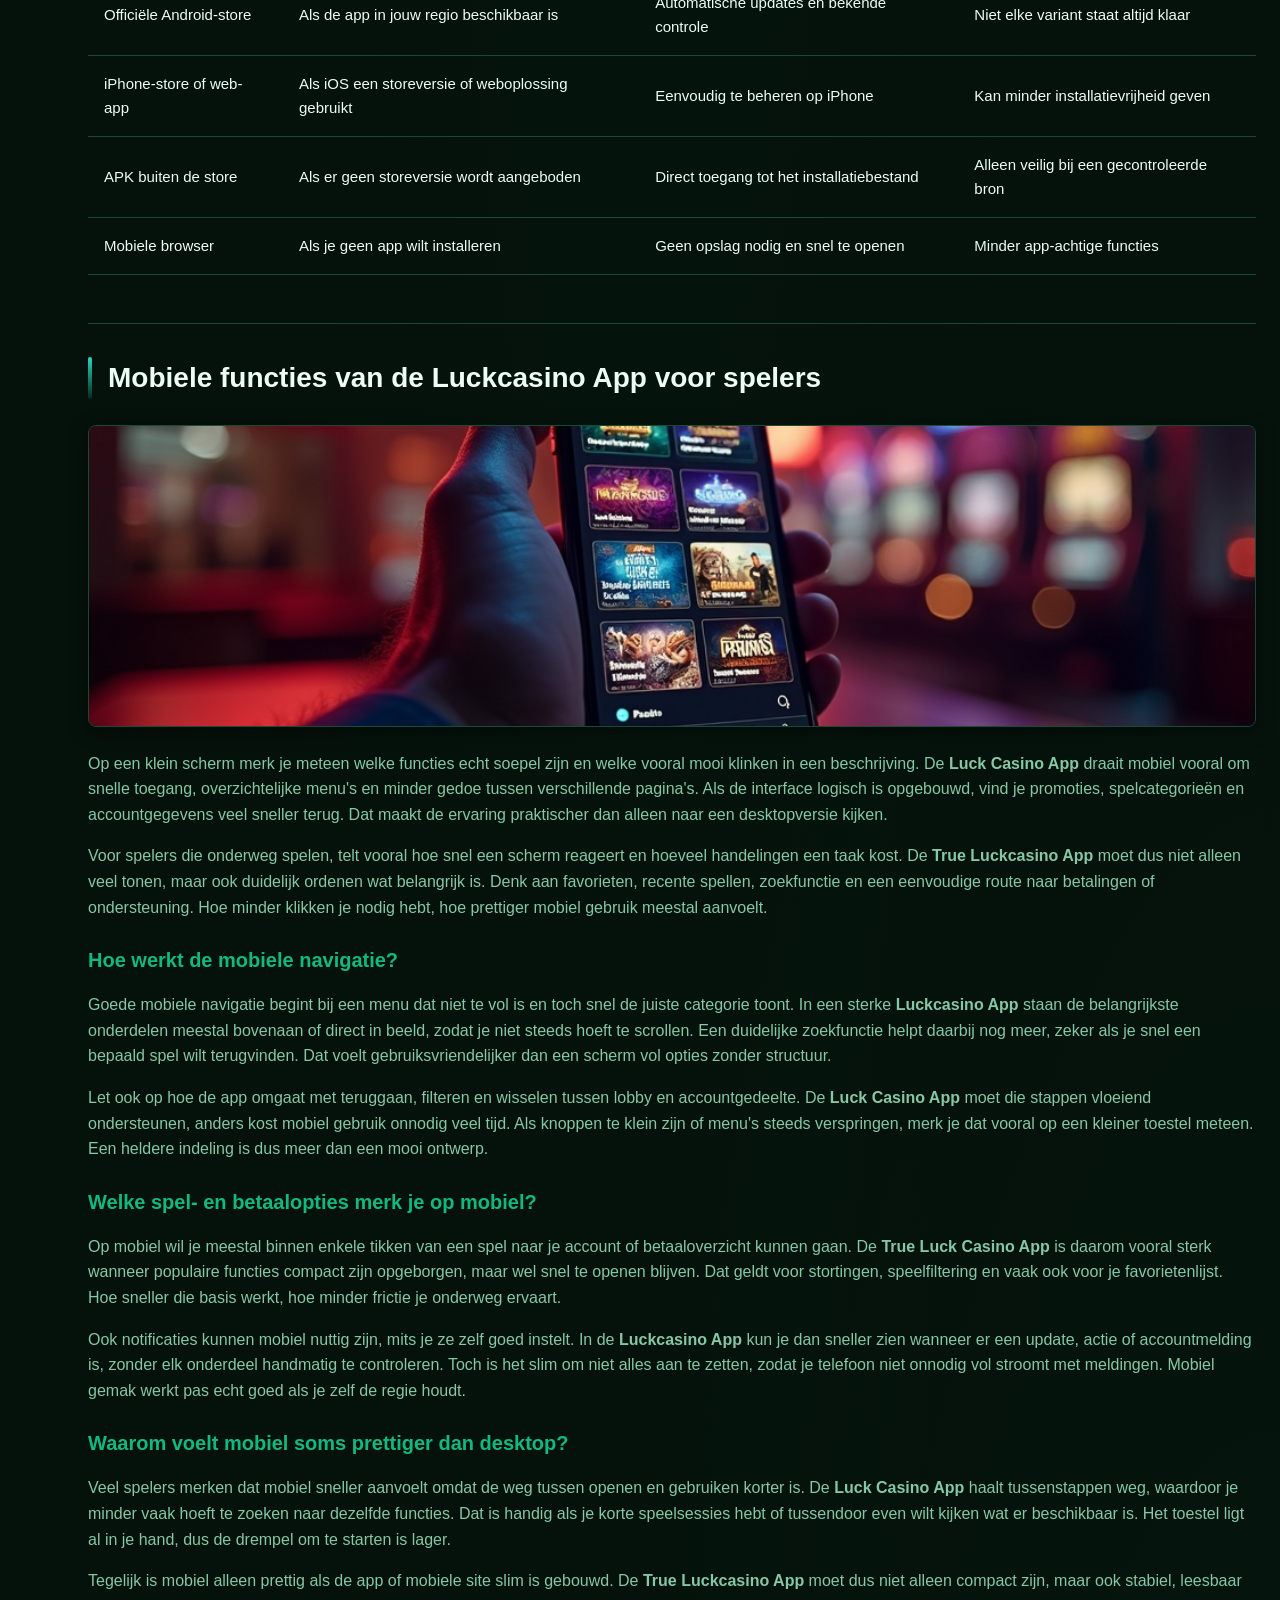
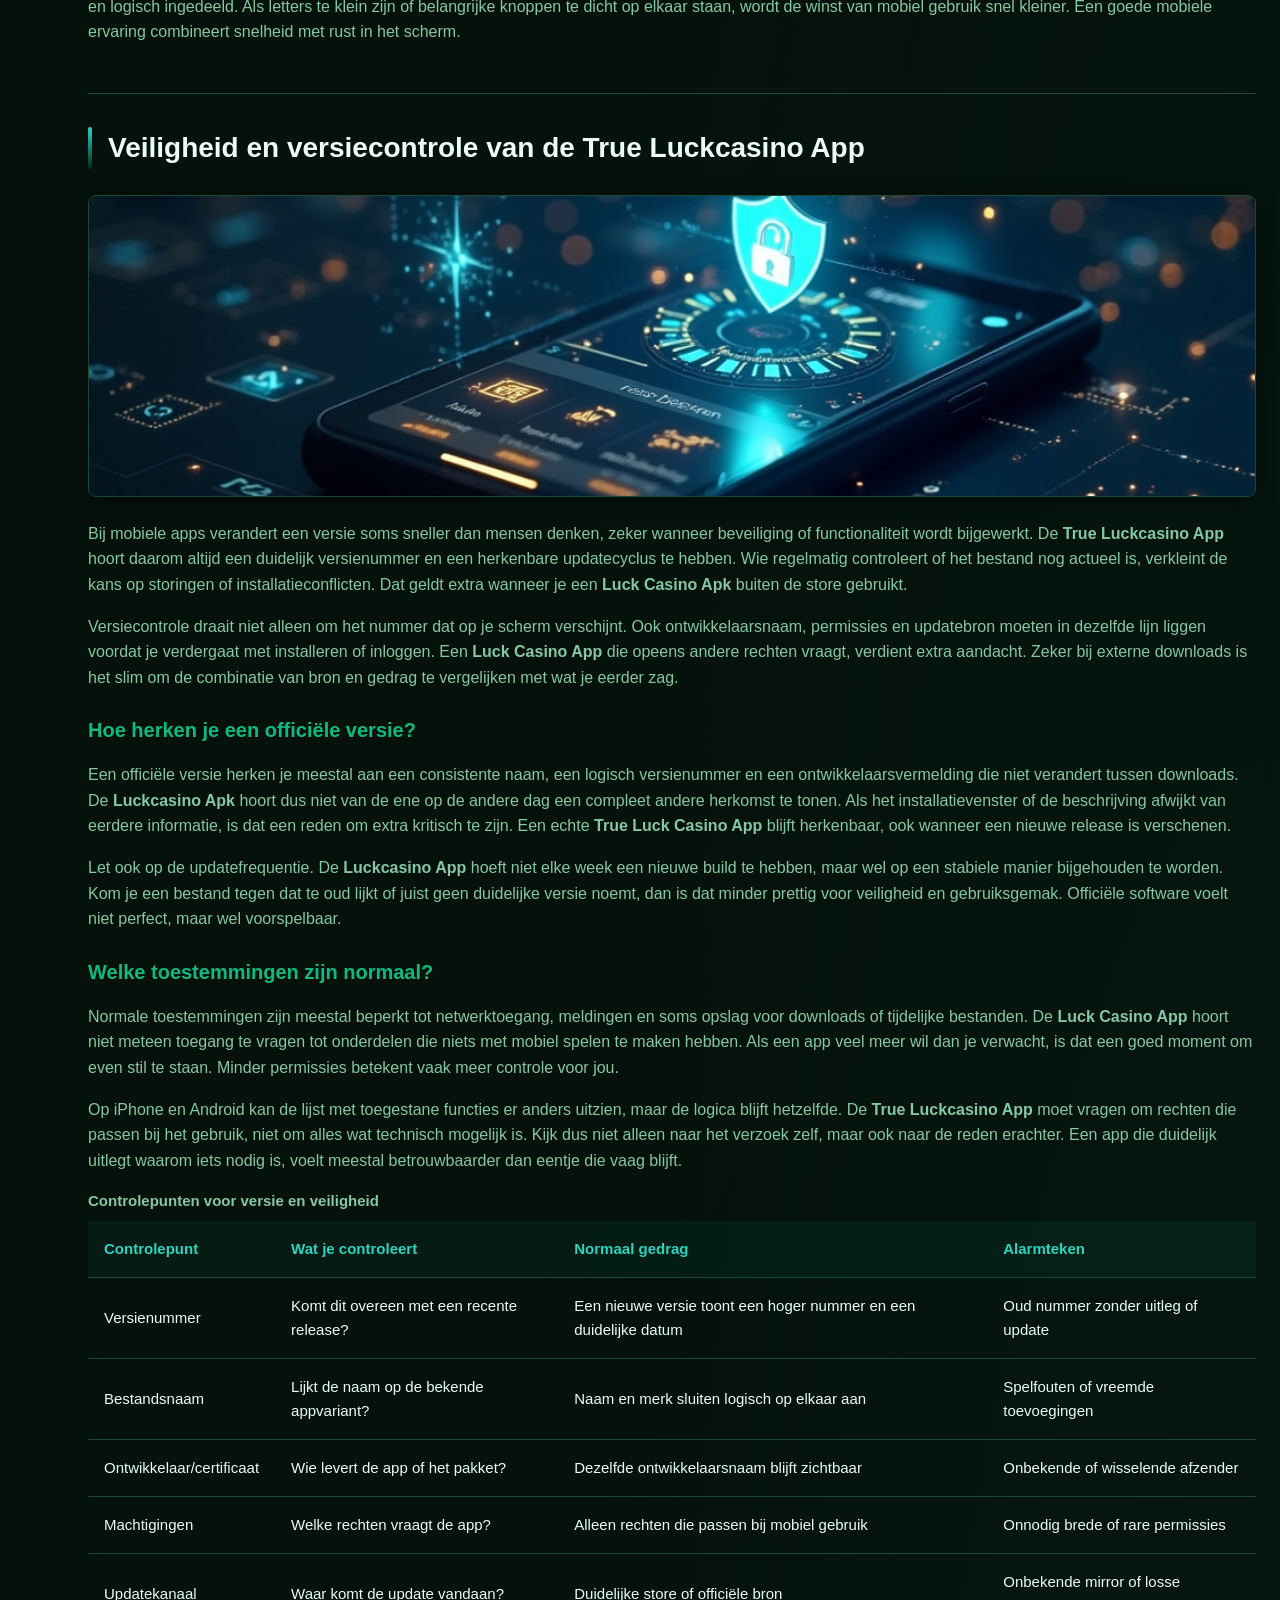
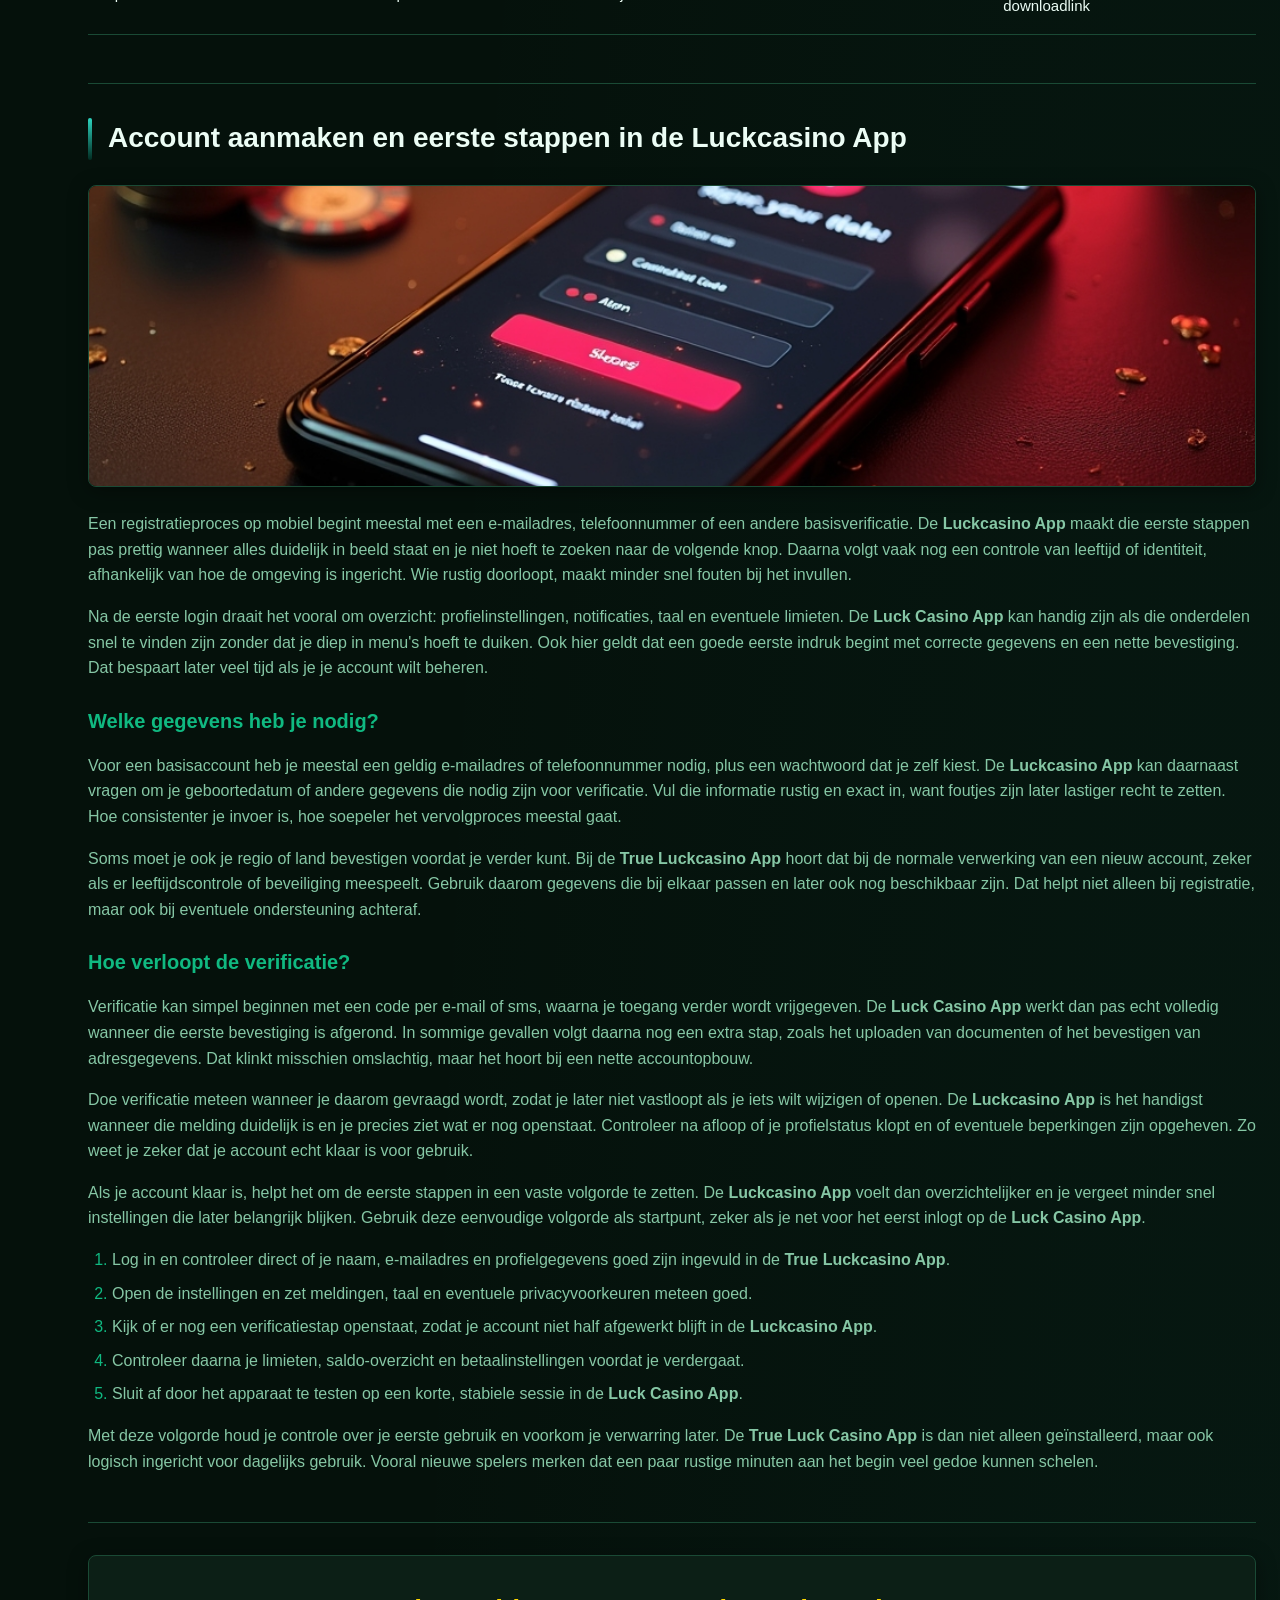
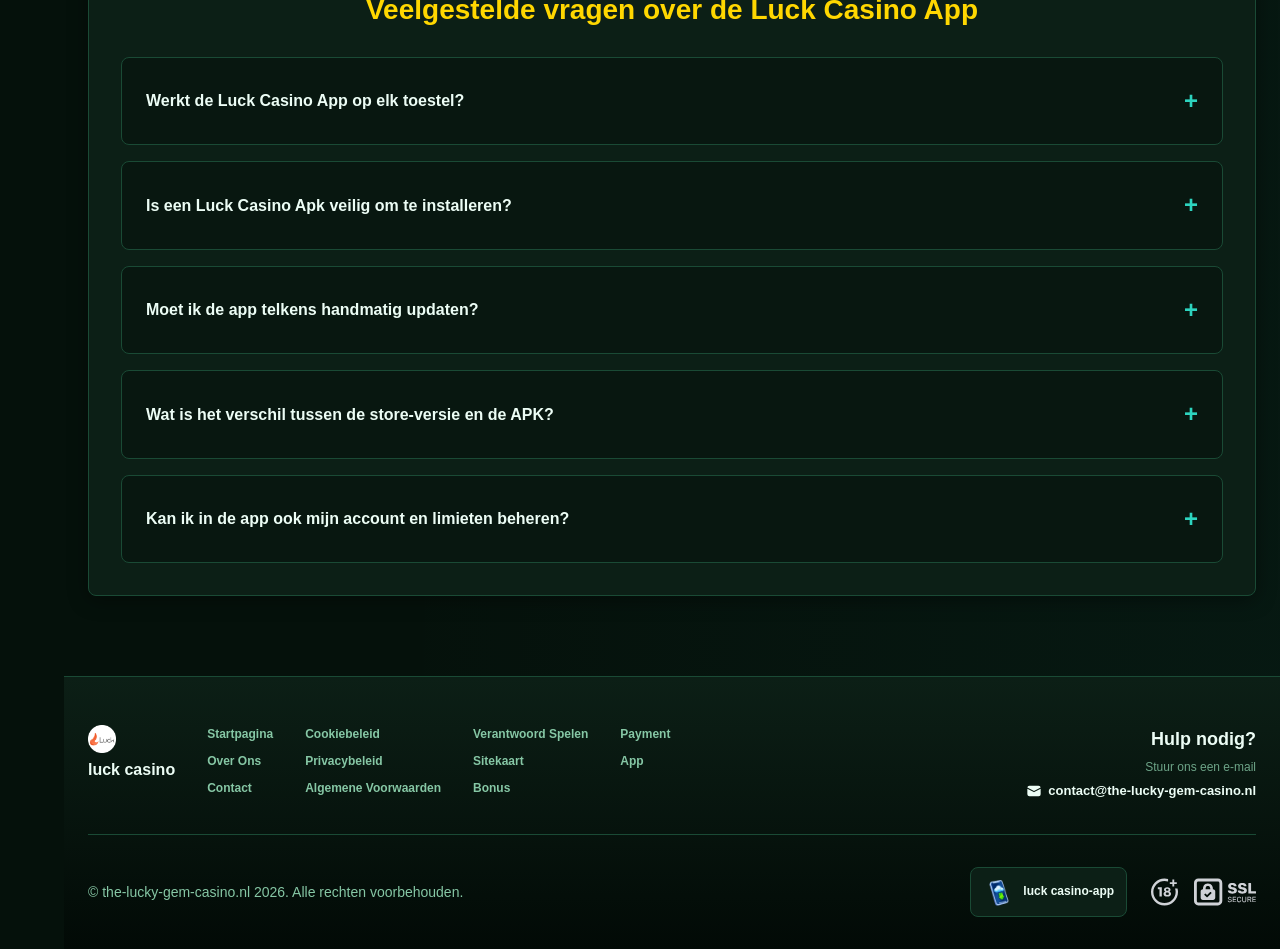
<file: app/index.html>
<!DOCTYPE html>
<html lang="nl">
<head>
    <meta charset="UTF-8">
    <meta name="viewport" content="width=device-width, initial-scale=1.0">
    <meta http-equiv="X-UA-Compatible" content="IE=edge">
    <meta name="robots" content="index, follow">
    <meta name="revisit-after" content="7 days">
    <title>True Luck Casino App - Veilig installeren op mobiel</title>
    <meta name="title" content="True Luck Casino App - Veilig installeren op mobiel">
    <meta name="description" content="True Luck Casino App 🎮 geeft snelle toegang tot mobiel spelen; via Luck Casino App installeer je veilig en speel je meteen verder op je telefoon.">
    <meta name="keywords" content="True Luck Casino App, Luckcasino App, Luck Casino Apk, Luck Casino App, Luckcasino Apk, True Luckcasino App">

    <link rel="canonical" href="https://soloperlui.nl/app/">

    <link rel="icon" type="image/png" sizes="32x32" href="/favicon-32x32.png">

    <meta property="og:title" content="True Luck Casino App - Veilig installeren op mobiel">
    <meta property="og:description" content="True Luck Casino App 🎮 geeft snelle toegang tot mobiel spelen; via Luck Casino App installeer je veilig en speel je meteen verder op je telefoon.">
    <meta property="og:type" content="website">
    <meta property="og:url" content="https://soloperlui.nl/app/">
    <meta property="og:site_name" content="luck casino">
    <meta property="og:locale" content="nl">
    <meta property="og:image" content="https://soloperlui.nl/images/logo.png">

    <meta name="twitter:card" content="summary">
    <meta name="twitter:title" content="True Luck Casino App - Veilig installeren op mobiel">
    <meta name="twitter:description" content="True Luck Casino App 🎮 geeft snelle toegang tot mobiel spelen; via Luck Casino App installeer je veilig en speel je meteen verder op je telefoon.">
    <meta name="twitter:url" content="https://soloperlui.nl/app/">
    <meta name="twitter:image" content="https://soloperlui.nl/images/logo.png">

    <link rel="stylesheet" href="/css/style.css">

    <link rel="stylesheet" href="/css/layout.css">

</head>
<body>
    <div class="nav-sidebar-88c75897 isFull" id="navSidebar">
        <div class="nav-sidebar-content-88c75897">
            <div class="nav-sidebar-wrapped-88c75897">
                <div class="nav-sidebar-header-88c75897">
                    <button class="nav-sidebar-header-toggle-88c75897" aria-label="Toggle menu">
                        <span class="nav-sidebar-header-wrap-88c75897">
                            <svg class="m-icon-88c75897">
                                <use xlink:href="/assets/icons/sidebar/sprites.svg#hamburger-r"/>
                            </svg>
                        </span>
                    </button>
                </div>
                <div class="nav-sidebar-wrapped-content-88c75897 hideScrollbar-88c75897">
                    <div class="divider-bottom-88c75897">
                        <div class="nav-card nav-sidebar-card--wrapped-88c75897">


                            <a href="/go" class="nav-card__button-88c75897"
                               title="Missies" rel="noindex nofollow">
                                <img src="/assets/icons/sidebar/missions.webp"
                                     alt="Missies Luck Casino App"
                                     title="Missies Luck Casino App"
                                     class="nav-card__img-88c75897">
                            </a>
                        </div>
                    </div>

                        <div class="nav-sidebar-wrapped-item-88c75897">
                            <a href="/go" title="Alle spellen"
                               class="nav-sidebar-icon-88c75897" rel="noindex nofollow">
                                <svg class="m-icon-88c75897">
                                    <use xlink:href="/assets/icons/sidebar/sprites.svg#all-games"/>
                                </svg>
                            </a>
                        </div>
                        <div class="nav-sidebar-wrapped-item-88c75897">
                            <a href="/go" title="Live"
                               class="nav-sidebar-icon-88c75897" rel="noindex nofollow">
                                <svg class="m-icon-88c75897">
                                    <use xlink:href="/assets/icons/sidebar/sprites.svg#live"/>
                                </svg>
                            </a>
                        </div>
                        <div class="nav-sidebar-wrapped-item-88c75897">
                            <a href="/go" title="Sport"
                               class="nav-sidebar-icon-88c75897" rel="noindex nofollow">
                                <svg class="m-icon-88c75897">
                                    <use xlink:href="/assets/icons/sidebar/sprites.svg#sport-soccer"/>
                                </svg>
                            </a>
                        </div>
                        <div class="nav-sidebar-wrapped-item-88c75897">
                            <a href="/go" title="Esports"
                               class="nav-sidebar-icon-88c75897" rel="noindex nofollow">
                                <svg class="m-icon-88c75897">
                                    <use xlink:href="/assets/icons/sidebar/sprites.svg#target-gamepad"/>
                                </svg>
                            </a>
                        </div>

                    <div class="divider-top-88c75897">
                        <a href="/go" title="Ondersteuning"
                           class="nav-sidebar-support-wrapped-88c75897 nav-sidebar-icon-88c75897" rel="noindex nofollow">
                            <svg class="m-icon-88c75897">
                                <use xlink:href="/assets/icons/sidebar/sprites.svg#support"/>
                            </svg>
                        </a>
                    </div>
                </div>
            </div>
        </div>
    </div>

    <div class="nav-sidebar-expanded-88c75897" id="navSidebarExpanded">
        <div class="nav-sidebar-header-88c75897">
            <button class="nav-sidebar-header-toggle-88c75897" aria-label="Close menu">
                <span class="nav-sidebar-header-wrap-88c75897">
                    <svg class="m-icon-88c75897">
                        <use xlink:href="/assets/icons/sidebar/sprites.svg#cross"/>
                    </svg>
                </span>
            </button>
                <a href="/" class="nav-logo-88c75897 nav-sidebar-header-logo-88c75897" title="luck casino">
                    <img src="/images/logo.png" alt="luck casino" title="luck casino">
                </a>
        </div>
        <div class="nav-sidebar-expanded-content-88c75897">
            <div class="nav-sidebar-expanded-scrollY-88c75897 hideScrollbar-88c75897 nav-sidebar-expanded--gap-88c75897">
                <div class="nav-sidebar-expanded-cards-88c75897">


                        <div class="nav-card nav-sidebar-card-88c75897">
                            <a href="/go" class="nav-card__button-88c75897"
                               title="Bonus" rel="noindex nofollow">
                                <img src="/assets/icons/sidebar/bonus.webp" alt="Bonus Luck Casino App"
                                     title="Bonus Luck Casino App" class="nav-card__img-88c75897">
                                <span class="nav-card__title-88c75897">Bonus</span>
                            </a>
                        </div>


                        <div class="nav-card nav-sidebar-card-88c75897">
                            <a href="/go" class="nav-card__button-88c75897"
                               title="Missies" rel="noindex nofollow">
                                <img src="/assets/icons/sidebar/missions.webp" alt="Missies Luck Casino App"
                                     title="Missies Luck Casino App" class="nav-card__img-88c75897">
                                <span class="nav-card__title-88c75897">Missies</span>
                            </a>
                        </div>

                    <div class="nav-sidebar-cards-grid-88c75897">


                            <div class="nav-card nav-sidebar-card-88c75897">
                                <a href="/go" class="nav-card__button-88c75897"
                                   title="Rad" rel="noindex nofollow">
                                    <img src="/assets/icons/sidebar/wheel.gif" alt="Rad Luckcasino App"
                                         title="Rad Luckcasino App" class="nav-card__img-88c75897">
                                    <span class="nav-card__title-88c75897">Rad</span>
                                </a>
                            </div>


                            <div class="nav-card nav-sidebar-card-88c75897">
                                <a href="/go" class="nav-card__button-88c75897"
                                   title="Loyaliteit" rel="noindex nofollow">
                                    <img src="/assets/icons/sidebar/loyalty.webp" alt="Loyaliteit Luck Casino Apk"
                                         title="Loyaliteit Luck Casino Apk" class="nav-card__img-88c75897">
                                    <span class="nav-card__title-88c75897">Loyaliteit</span>
                                </a>
                            </div>


                            <div class="nav-card nav-sidebar-card-88c75897">
                                <a href="/go" class="nav-card__button-88c75897"
                                   title="Cashback" rel="noindex nofollow">
                                    <img src="/assets/icons/sidebar/cashback.webp" alt="Cashback Luckcasino Apk"
                                         title="Cashback Luckcasino Apk" class="nav-card__img-88c75897">
                                    <span class="nav-card__title-88c75897">Cashback</span>
                                </a>
                            </div>


                            <div class="nav-card nav-sidebar-card-88c75897">
                                <a href="/go" class="nav-card__button-88c75897"
                                   title="VIP-club" rel="noindex nofollow">
                                    <img src="/assets/icons/sidebar/vipclub.webp" alt="VIP-club Luckcasino Apk"
                                         title="VIP-club Luckcasino Apk" class="nav-card__img-88c75897">
                                    <span class="nav-card__title-88c75897">VIP-club</span>
                                </a>
                            </div>


                            <div class="nav-card nav-sidebar-card-88c75897">
                                <a href="/go" class="nav-card__button-88c75897"
                                   title="Promoties" rel="noindex nofollow">
                                    <img src="/assets/icons/sidebar/promotions.webp" alt="Promoties Luckcasino Apk"
                                         title="Promoties Luckcasino Apk" class="nav-card__img-88c75897">
                                    <span class="nav-card__title-88c75897">Promoties</span>
                                </a>
                            </div>
                    </div>
                </div>

                <ul class="nav-sidebar-items-88c75897 nav-sidebar-expanded-items-88c75897">
                        <li class="nav-sidebar-items-item">
                            <a href="/go" class="nav-sidebar-items-dropdown"
                               title="Alle spellen" rel="noindex nofollow">
                                <div class="nav-sidebar-items-title-88c75897 nav-sidebar-items-title--light-88c75897">
                                    <div class="m-icon-container-88c75897 nav-sidebar-item-icon-88c75897">
                                        <svg class="m-icon-88c75897">
                                            <use xlink:href="/assets/icons/sidebar/sprites.svg#all-games"/>
                                        </svg>
                                    </div>
                                    <span>Alle spellen</span>
                                </div>
                            </a>
                        </li>
                        <li class="nav-sidebar-items-item">
                            <a href="/go" class="nav-sidebar-items-dropdown"
                               title="Live" rel="noindex nofollow">
                                <div class="nav-sidebar-items-title-88c75897 nav-sidebar-items-title--light-88c75897">
                                    <div class="m-icon-container-88c75897 nav-sidebar-item-icon-88c75897">
                                        <svg class="m-icon-88c75897">
                                            <use xlink:href="/assets/icons/sidebar/sprites.svg#live"/>
                                        </svg>
                                    </div>
                                    <span>Live</span>
                                </div>
                            </a>
                        </li>
                        <li class="nav-sidebar-items-item">
                            <a href="/go" class="nav-sidebar-items-dropdown"
                               title="Sport" rel="noindex nofollow">
                                <div class="nav-sidebar-items-title-88c75897 nav-sidebar-items-title--light-88c75897">
                                    <div class="m-icon-container-88c75897 nav-sidebar-item-icon-88c75897">
                                        <svg class="m-icon-88c75897">
                                            <use xlink:href="/assets/icons/sidebar/sprites.svg#sport-soccer"/>
                                        </svg>
                                    </div>
                                    <span>Sport</span>
                                </div>
                            </a>
                        </li>
                        <li class="nav-sidebar-items-item">
                            <a href="/go" class="nav-sidebar-items-dropdown"
                               title="Esports" rel="noindex nofollow">
                                <div class="nav-sidebar-items-title-88c75897 nav-sidebar-items-title--light-88c75897">
                                    <div class="m-icon-container-88c75897 nav-sidebar-item-icon-88c75897">
                                        <svg class="m-icon-88c75897">
                                            <use xlink:href="/assets/icons/sidebar/sprites.svg#target-gamepad"/>
                                        </svg>
                                    </div>
                                    <span>Esports</span>
                                </div>
                            </a>
                        </li>
                </ul>

                <ul class="nav-sidebar-items-88c75897 nav-sidebar-expanded-items-88c75897 flex-1-88c75897"></ul>

                <div class="nav-sidebar-expanded-support-88c75897">
                    <div class="nav-sidebar-expanded-support-help-88c75897">
                        <a href="/go" title="Ondersteuning"
                           class="m-button-88c75897 m-button--success-88c75897 m-button--m-88c75897 nav-sidebar-support-88c75897"
                           rel="noindex nofollow">
                            <div class="m-button-content-88c75897">
                                <svg class="m-icon-88c75897">
                                    <use xlink:href="/assets/icons/sidebar/sprites.svg#support"/>
                                </svg>
                                Ondersteuning
                            </div>
                        </a>
                    </div>
                </div>

                <div class="nav-sidebar-expanded-app-links-88c75897">
                    <a href="/go" class="footer-app-button-88c75897"
                       title="luck casino-app" rel="noindex nofollow">
                        <img class="footer-app-button-image-88c75897"
                             alt="luck casino-app"
                             title="luck casino-app"
                             src="/assets/icons/mobile/app-button-icon.webp">
                        <div class="footer-app-button-text-88c75897">
                            <p class="m-text-88c75897 m-fs12-88c75897 m-fw700-88c75897 m-lh160-88c75897 footer-app-button-title-88c75897">luck casino-app</p>
                            <p class="m-text-88c75897 m-fs10-88c75897 m-fw500-88c75897 m-lh160-88c75897 footer-app-button-description-88c75897"
                               style="color: #ffffff;">Installeer onze app</p>
                        </div>
                    </a>
                </div>
            </div>
        </div>
    </div>

    <div class="bottom-overlays-88c75897">
        <div class="bottom-action-buttons-88c75897 bottom-overlays__action-buttons-88c75897">
            <div class="bottom-communication-button-88c75897">
                <button class="m-button-88c75897 m-gradient-border m-button--secondary-88c75897 m-button--m-88c75897 scroll-top-btn-88c75897"
                        aria-label="Scroll to top" title="Scroll to top">
                    <div class="m-icon-container-88c75897">
                        <span class="scroll-top-arrow-88c75897">&uarr;</span>
                    </div>
                </button>
            </div>
        </div>

        <nav class="mobile-nav-88c75897" aria-label="Mobile navigation">
            <div class="mobile-nav-wrap-88c75897">
                <a href="/go" title="Alle spellen"
                   rel="noindex nofollow" target="_blank">
                    <div class="mobile-nav-item-88c75897">
                        <div class="mobile-nav-item__icon-wrap-88c75897">
                            <svg class="m-icon-88c75897 m-icon-loadable mobile-nav-item__icon-88c75897">
                                <use xlink:href="/assets/icons/sidebar/sprites.svg#all-games"/>
                            </svg>
                        </div>
                        <p class="m-text-88c75897 m-fs10-88c75897 m-fw600-88c75897 m-lh160-88c75897 m-text-center-88c75897 mobile-nav-item__text-88c75897">Alle spellen</p>
                    </div>
                </a>

                <a href="/go" title="Sport"
                   rel="noindex nofollow" target="_blank">
                    <div class="mobile-nav-item-88c75897">
                        <div class="mobile-nav-item__icon-wrap-88c75897">
                            <svg class="m-icon-88c75897 m-icon-loadable mobile-nav-item__icon-88c75897">
                                <use xlink:href="/assets/icons/sidebar/sprites.svg#sport-soccer"/>
                            </svg>
                        </div>
                        <p class="m-text-88c75897 m-fs10-88c75897 m-fw600-88c75897 m-lh160-88c75897 m-text-center-88c75897 mobile-nav-item__text-88c75897">Sport</p>
                    </div>
                </a>

                <div class="mobile-nav-item-88c75897">
                    <a href="/go"
                       class="m-button-88c75897 m-gradient-border m-button--primary-88c75897 m-button--m-88c75897 mobile-nav-item__icon-wrap-88c75897"
                       title="Bezoek site"
                       rel="noindex nofollow" target="_blank">
                        <div class="m-button-content-88c75897">
                            <svg class="m-icon-88c75897 m-icon-loadable mobile-nav-item__icon-88c75897">
                                <use xlink:href="/assets/icons/sidebar/sprites.svg#person"/>
                            </svg>
                        </div>
                    </a>
                    <p class="m-text-88c75897 m-fs10-88c75897 m-fw600-88c75897 m-lh160-88c75897 m-text-center-88c75897 mobile-nav-item__text-88c75897">Bezoek site</p>
                </div>

                <a href="/go" title="Bonus"
                   rel="noindex nofollow" target="_blank">
                    <div class="mobile-nav-item-88c75897">
                        <div class="mobile-nav-item__icon-wrap-88c75897">
                            <svg class="m-icon-88c75897 m-icon-loadable mobile-nav-item__icon-88c75897">
                                <use xlink:href="/assets/icons/sidebar/sprites.svg#gift"/>
                            </svg>
                        </div>
                        <p class="m-text-88c75897 m-fs10-88c75897 m-fw600-88c75897 m-lh160-88c75897 m-text-center-88c75897 mobile-nav-item__text-88c75897">Bonus</p>
                    </div>
                </a>

                <a href="/go" title="Missies"
                   rel="noindex nofollow" target="_blank">
                    <div class="mobile-nav-item-88c75897">
                        <div class="mobile-nav-item__icon-wrap-88c75897">
                            <svg class="m-icon-88c75897 m-icon-loadable mobile-nav-item__icon-88c75897">
                                <use xlink:href="/assets/icons/sidebar/sprites.svg#activities"/>
                            </svg>
                        </div>
                        <p class="m-text-88c75897 m-fs10-88c75897 m-fw600-88c75897 m-lh160-88c75897 m-text-center-88c75897 mobile-nav-item__text-88c75897">Missies</p>
                    </div>
                </a>
            </div>
        </nav>
    </div>


    <div class="site-wrapper-88c75897 with-sidebar-88c75897">
<nav class="main-nav-88c75897">
    <div class="main-nav-content-88c75897">
        <div class="main-nav-content-left-88c75897">
            <button class="main-nav-content-toggle-88c75897 nav-sidebar-header-toggle-88c75897" aria-label="Toggle menu" aria-expanded="false">
                <svg class="m-icon-88c75897 m-icon-loadable">
                    <use xlink:href="/assets/icons/sidebar/sprites.svg#hamburger"/>
                </svg>
            </button>

            <a href="/" class="nav-logo-88c75897 main-nav-logo-88c75897" title="luck casino">
                <img src="/images/logo.png" alt="luck casino" title="luck casino">
            </a>
        </div>

        <div class="main-nav-content-center-88c75897">
            <a href="/" class="nav-link-88c75897" title="Startpagina">Startpagina</a>
            <a href="/app/" class="nav-link-88c75897" title="App">App</a>
            <a href="/bonus/" class="nav-link-88c75897" title="Bonus">Bonus</a>
            <a href="/payment/" class="nav-link-88c75897" title="Payment">Payment</a>
        </div>

        <div class="main-nav-content-auth-88c75897">
            <a class="m-button-88c75897 m-gradient-border m-button--primary-88c75897 m-button--s-88c75897"
               href="/go" title="Bezoek site"
               rel="noindex nofollow" target="_blank">
                <div class="m-button-content-88c75897">Bezoek site</div>
            </a>
        </div>
    </div>
</nav><div class="breadcrumb-bar-88c75897">
    <div class="container-88c75897">
        <nav class="breadcrumbs-88c75897" aria-label="Breadcrumb">
            <ol class="breadcrumb-list-88c75897">
                <li class="breadcrumb-item-88c75897">
                    <a href="/" title="Startpagina">
                        <svg class="breadcrumb-home-icon-88c75897" viewBox="0 0 16 16" fill="none" aria-hidden="true">
                            <path d="M2 7.5L8 2l6 5.5V14a.5.5 0 0 1-.5.5H10V10H6v4.5H2.5A.5.5 0 0 1 2 14V7.5Z" stroke="currentColor" stroke-width="1.3" stroke-linejoin="round"/>
                        </svg>
                        <span>Startpagina</span>
                    </a>
                </li>
                <li class="breadcrumb-item-88c75897 current-88c75897" aria-current="page">
                    App
                </li>
            </ol>
        </nav>
    </div>
</div>

        <main class="main-content-88c75897">
<article class="page-content-88c75897">
    <div class="container-88c75897">




        <header class="page-header-88c75897">
            <h1>Luck Casino App downloaden voor snel en veilig mobiel spelen</h1>
            <div class="intro-88c75897">
                <p>De <strong>Luck Casino App</strong> is vooral interessant als je graag snel wilt schakelen tussen lobby, promoties en speltafels zonder telkens een browser te openen. Op deze pagina lees je wat de <strong>True Luck Casino App</strong> en de varianten rond <strong>Luckcasino App</strong> praktisch betekenen voor mobiel gebruik. Ik leg uit hoe je installeert, waar je op let bij een <strong>Luck Casino Apk</strong>, en hoe je controleert of je met de juiste versie werkt. Zo kun je beter inschatten wat handig is voor jouw telefoon en wat je beter kunt vermijden.</p>
                <p>Omdat de naam in zoekresultaten soms net anders wordt geschreven, zie je ook termen als <strong>True Luckcasino App</strong> en <strong>Luckcasino Apk</strong> terug. Dat maakt het extra belangrijk om niet alleen naar de naam te kijken, maar ook naar bron, versie en toestelinstellingen. Hieronder vind je daarom een nuchtere uitleg in gewone taal, zonder marketingpraat. Het doel is dat je de mobiele ervaring begrijpt voordat je iets installeert.</p>
            </div>
        </header>



        <section class="content-section-88c75897 card-88c75897">
            <h2 id="toc-s0">True Luck Casino App installeren op Android en iPhone</h2>

            <div class="section-image-88c75897">
                <img src="/images/true-luck-casino-app-installeren.png" alt="Smartphone met installatie van de Luck Casino App in een donkere casinoomgeving" title="Smartphone met installatie van de Luck Casino App in een donkere casinoomgeving" loading="lazy">
            </div>

            <p>Op Android zie je vaak dat een installatie via een APK-bestand loopt, terwijl iPhone-gebruikers eerder met een storeversie of webgebaseerde oplossing werken. De <strong>True Luck Casino App</strong> vraagt daarom per toestel een net iets andere aanpak, ook als de naam op het eerste gezicht hetzelfde lijkt. Wie de <strong>Luckcasino App</strong> op de juiste manier installeert, voorkomt foutmeldingen bij het openen of inloggen. Controleer vooraf altijd of je toestel voldoende opslag en recente systeemupdates heeft.</p>
            <p>In de praktijk gaat het mis wanneer mensen te snel tikken op een downloadknop zonder de bron te controleren. Bij de <strong>Luck Casino App</strong> is het slimmer om eerst te kijken of de installatie bedoeld is voor Android, iPhone of beide. Ook permissies zoals opslag, meldingen en netwerktoegang moeten logisch aanvoelen voor het type app. Een rustige voorbereiding scheelt later vaak meer werk dan een herinstallatie.</p>

                
        <h3 id="toc-s0-b0">Waar vind je de juiste installatiebron?</h3>
            <p>De bron is het belangrijkste verschil tussen een veilige installatie en een risico dat je beter vermijdt. Voor de <strong>True Luck Casino App</strong> betekent dat: alleen downloaden als de herkomst duidelijk, actueel en consistent is met de versie die je verwacht. Op Android zie je soms een <strong>Luckcasino Apk</strong>-bestand, terwijl iPhone-gebruikers eerder een storevermelding of browseroplossing tegenkomen. Als die informatie niet klopt, is dat al een signaal om even te stoppen.</p>
            <p>Let ook op kleine verschillen in schrijfwijze, bestandsnaam en ontwikkelaarsnaam, want nepvarianten gebruiken vaak bijna dezelfde branding. Een echte <strong>Luck Casino App</strong> sluit meestal logisch aan op de rest van de site of de app-omschrijving. Zie je een downloadbron die om extra software of rare toestemmingen vraagt, dan is voorzichtigheid verstandig. Het gaat niet om snelheid alleen, maar vooral om herkenbaarheid en consistentie.</p>



                
        <h3 id="toc-s0-b1">Hoe installeer je zonder fouten?</h3>
            <p>Op Android begint een correcte installatie meestal met het toestaan van een download uit een vertrouwde bron, gevolgd door het openen van het bestand. De <strong>Luckcasino App</strong> moet daarna zonder onnodige tussenstappen kunnen installeren, mits je toestel de vereiste instellingen toelaat. Op iPhone is de route vaak anders en verloopt het via een browserkoppeling of een beschikbare storeversie. Controleer na afloop of het pictogram, de naam en het startscherm overeenkomen met wat je verwacht van de <strong>True Luckcasino App</strong>.</p>
            <p>Veel installatiefouten ontstaan door een onderbroken internetverbinding, te weinig opslag of een oude browsercache. Als de <strong>Luck Casino App</strong> halverwege vastloopt, is het vaak slimmer om eerst ruimte vrij te maken en de download opnieuw te starten. Op Android kan ook een geblokkeerde onbekende bron roet in het eten gooien, terwijl iPhone-gebruikers eerder tegen compatibiliteit of toestemmingen aanlopen. Neem dus even de tijd om de basis goed te zetten voordat je verdergaat.</p>



                
        <p>Voor je een <strong>True Luck Casino App</strong> installeert, is het slim om eerst deze praktische controles langs te lopen. Daarmee voorkom je dat je halverwege een download opnieuw moet beginnen. Vooral bij een <strong>Luckcasino App</strong> zijn opslagruimte en verbinding belangrijker dan veel mensen denken. Gebruik deze korte checklist als basis.</p>
        <ul class="content-list-88c75897">
                <li>Controleer of de bestandsnaam en versie logisch passen bij de officiële <strong>Luck Casino App</strong> die je verwacht te installeren.</li>
                <li>Zorg dat je toestel genoeg vrije opslag heeft, zodat een <strong>Luckcasino Apk</strong> niet stopt tijdens het uitpakken.</li>
                <li>Gebruik een stabiele wifi-verbinding of een betrouwbaar mobiel netwerk voordat je de <strong>True Luckcasino App</strong> opent.</li>
                <li>Sta alleen de permissies toe die echt nodig zijn, zoals meldingen of netwerktoegang, en niet meer dan dat.</li>
        </ul>
        <p>Als deze punten in orde zijn, verloopt de installatie meestal veel soepeler. De <strong>Luckcasino App</strong> hoeft dan geen extra fouten op te lossen en jij hoeft minder vaak opnieuw te beginnen. Bij twijfel is het altijd beter om één stap terug te zetten dan een onbekende versie door te zetten.</p>



        </section>
        <section class="content-section-88c75897 card-88c75897">
            <h2 id="toc-s1">Luck Casino Apk downloaden en veilig buiten de store</h2>

            <div class="section-image-88c75897">
                <img src="/images/luck-casino-apk-downloaden.png" alt="APK-download van Luck Casino buiten de store op een smartphone" title="APK-download van Luck Casino buiten de store op een smartphone" loading="lazy">
            </div>

            <p>Een APK wordt meestal gebruikt wanneer een app niet rechtstreeks in een store staat of wanneer een specifieke variant buiten de gebruikelijke winkel om wordt aangeboden. De <strong>Luck Casino Apk</strong> kan dan handig lijken, maar alleen als je de herkomst echt kunt controleren. De <strong>True Luck Casino App</strong> buiten de store installeren vraagt dus meer aandacht dan een standaard download. Wie te snel beslist, mist soms belangrijke signalen over veiligheid of versiebeheer.</p>
            <p>Bij een externe download is de bestandsnaam vaak nog maar de helft van het verhaal. Je wilt ook weten of de <strong>Luckcasino Apk</strong> recent is, of de ontwikkelaar overeenkomt met wat je verwacht en of het bestand nog steeds goed wordt onderhouden. Een onbekende mirror of spiegelserver klinkt misschien praktisch, maar is niet automatisch betrouwbaar. Daarom is het verstandig om APK’s als technische keuze te zien, niet als snelle shortcut.</p>

                
        <h3 id="toc-s1-b0">Waarom kiezen spelers voor een APK?</h3>
            <p>Veel spelers kiezen voor een APK omdat er geen storeversie beschikbaar is of omdat de mobiele app op die manier direct te benaderen lijkt. De <strong>Luck Casino Apk</strong> kan dan een praktische oplossing zijn voor Android-gebruikers die precies weten wat ze doen. Soms is een APK ook een uitkomst wanneer de browserervaring minder prettig is dan een geïnstalleerde app. Toch blijft de eerste vraag altijd: is dit echt de juiste variant van de <strong>Luck Casino App</strong>?</p>
            <p>Een APK betekent niet automatisch dat iets onveilig is, maar het legt de verantwoordelijkheid wel meer bij jou. Bij een <strong>True Luckcasino App</strong> buiten de store moet je daarom extra letten op versie, bron en installatiegedrag. Als een bestand ongebruikelijk groot is, vreemde permissies vraagt of niet past bij de beschrijving, is voorzichtigheid nodig. Zo maak je van gemak geen onnodig risico.</p>



                
        <h3 id="toc-s1-b1">Hoe herken je een veilige APK?</h3>
            <p>Een veilige APK herken je meestal aan een duidelijke bestandsnaam, een recente versiedatum en een bron die logisch aansluit op de bekende merknaam. De <strong>Luckcasino Apk</strong> hoort geen losse of vage omwegen te vragen voordat de installatie kan starten. Ook de ontwikkelaarsinformatie moet stabiel en consistent zijn tussen verschillende onderdelen van de site of app-omschrijving. Bij een echte <strong>Luck Casino Apk</strong> is transparantie belangrijker dan mooie beloftes.</p>
            <p>Controleer daarnaast of de download zich gedraagt zoals je verwacht van een normale app-installatie. De <strong>True Luck Casino App</strong> hoort niet te vragen om verdachte extra software, onverklaarbare pop-ups of overdreven permissies. Als de bestandsnaam afwijkt van wat je eerder hebt gezien, of als de site je onder druk zet om snel te handelen, is dat een duidelijk signaal om te stoppen. Veiligheid begint vaak bij rustig vergelijken.</p>



                
        <div class="table-wrapper-88c75897">
            <table class="content-table-88c75897">
                <caption>Vergelijking van mobiele downloadopties</caption>

                <thead>
                    <tr>
                            <th>Downloadoptie</th>
                            <th>Wanneer handig</th>
                            <th>Voordeel</th>
                            <th>Let op</th>
                    </tr>
                </thead>

                <tbody>
                        <tr>
                                <td>Officiële Android-store</td>
                                <td>Als de app in jouw regio beschikbaar is</td>
                                <td>Automatische updates en bekende controle</td>
                                <td>Niet elke variant staat altijd klaar</td>
                        </tr>
                        <tr>
                                <td>iPhone-store of web-app</td>
                                <td>Als iOS een storeversie of weboplossing gebruikt</td>
                                <td>Eenvoudig te beheren op iPhone</td>
                                <td>Kan minder installatievrijheid geven</td>
                        </tr>
                        <tr>
                                <td>APK buiten de store</td>
                                <td>Als er geen storeversie wordt aangeboden</td>
                                <td>Direct toegang tot het installatiebestand</td>
                                <td>Alleen veilig bij een gecontroleerde bron</td>
                        </tr>
                        <tr>
                                <td>Mobiele browser</td>
                                <td>Als je geen app wilt installeren</td>
                                <td>Geen opslag nodig en snel te openen</td>
                                <td>Minder app-achtige functies</td>
                        </tr>
                </tbody>
            </table>
        </div>



        </section>
        <section class="content-section-88c75897 card-88c75897">
            <h2 id="toc-s2">Mobiele functies van de Luckcasino App voor spelers</h2>

            <div class="section-image-88c75897">
                <img src="/images/mobiele-functies-luckcasino-app.png" alt="Mobiele functies van de Luckcasino App op een smartphone in casino-sfeer" title="Mobiele functies van de Luckcasino App op een smartphone in casino-sfeer" loading="lazy">
            </div>

            <p>Op een klein scherm merk je meteen welke functies echt soepel zijn en welke vooral mooi klinken in een beschrijving. De <strong>Luck Casino App</strong> draait mobiel vooral om snelle toegang, overzichtelijke menu's en minder gedoe tussen verschillende pagina's. Als de interface logisch is opgebouwd, vind je promoties, spelcategorieën en accountgegevens veel sneller terug. Dat maakt de ervaring praktischer dan alleen naar een desktopversie kijken.</p>
            <p>Voor spelers die onderweg spelen, telt vooral hoe snel een scherm reageert en hoeveel handelingen een taak kost. De <strong>True Luckcasino App</strong> moet dus niet alleen veel tonen, maar ook duidelijk ordenen wat belangrijk is. Denk aan favorieten, recente spellen, zoekfunctie en een eenvoudige route naar betalingen of ondersteuning. Hoe minder klikken je nodig hebt, hoe prettiger mobiel gebruik meestal aanvoelt.</p>

                
        <h3 id="toc-s2-b0">Hoe werkt de mobiele navigatie?</h3>
            <p>Goede mobiele navigatie begint bij een menu dat niet te vol is en toch snel de juiste categorie toont. In een sterke <strong>Luckcasino App</strong> staan de belangrijkste onderdelen meestal bovenaan of direct in beeld, zodat je niet steeds hoeft te scrollen. Een duidelijke zoekfunctie helpt daarbij nog meer, zeker als je snel een bepaald spel wilt terugvinden. Dat voelt gebruiksvriendelijker dan een scherm vol opties zonder structuur.</p>
            <p>Let ook op hoe de app omgaat met teruggaan, filteren en wisselen tussen lobby en accountgedeelte. De <strong>Luck Casino App</strong> moet die stappen vloeiend ondersteunen, anders kost mobiel gebruik onnodig veel tijd. Als knoppen te klein zijn of menu's steeds verspringen, merk je dat vooral op een kleiner toestel meteen. Een heldere indeling is dus meer dan een mooi ontwerp.</p>



                
        <h3 id="toc-s2-b1">Welke spel- en betaalopties merk je op mobiel?</h3>
            <p>Op mobiel wil je meestal binnen enkele tikken van een spel naar je account of betaaloverzicht kunnen gaan. De <strong>True Luck Casino App</strong> is daarom vooral sterk wanneer populaire functies compact zijn opgeborgen, maar wel snel te openen blijven. Dat geldt voor stortingen, speelfiltering en vaak ook voor je favorietenlijst. Hoe sneller die basis werkt, hoe minder frictie je onderweg ervaart.</p>
            <p>Ook notificaties kunnen mobiel nuttig zijn, mits je ze zelf goed instelt. In de <strong>Luckcasino App</strong> kun je dan sneller zien wanneer er een update, actie of accountmelding is, zonder elk onderdeel handmatig te controleren. Toch is het slim om niet alles aan te zetten, zodat je telefoon niet onnodig vol stroomt met meldingen. Mobiel gemak werkt pas echt goed als je zelf de regie houdt.</p>



                
        <h3 id="toc-s2-b2">Waarom voelt mobiel soms prettiger dan desktop?</h3>
            <p>Veel spelers merken dat mobiel sneller aanvoelt omdat de weg tussen openen en gebruiken korter is. De <strong>Luck Casino App</strong> haalt tussenstappen weg, waardoor je minder vaak hoeft te zoeken naar dezelfde functies. Dat is handig als je korte speelsessies hebt of tussendoor even wilt kijken wat er beschikbaar is. Het toestel ligt al in je hand, dus de drempel om te starten is lager.</p>
            <p>Tegelijk is mobiel alleen prettig als de app of mobiele site slim is gebouwd. De <strong>True Luckcasino App</strong> moet dus niet alleen compact zijn, maar ook stabiel, leesbaar en logisch ingedeeld. Als letters te klein zijn of belangrijke knoppen te dicht op elkaar staan, wordt de winst van mobiel gebruik snel kleiner. Een goede mobiele ervaring combineert snelheid met rust in het scherm.</p>



        </section>
        <section class="content-section-88c75897 card-88c75897">
            <h2 id="toc-s3">Veiligheid en versiecontrole van de True Luckcasino App</h2>

            <div class="section-image-88c75897">
                <img src="/images/veiligheid-versiecontrole-true-luckcasino-app.png" alt="Versiecontrole en veiligheid van de True Luckcasino App op een smartphone" title="Versiecontrole en veiligheid van de True Luckcasino App op een smartphone" loading="lazy">
            </div>

            <p>Bij mobiele apps verandert een versie soms sneller dan mensen denken, zeker wanneer beveiliging of functionaliteit wordt bijgewerkt. De <strong>True Luckcasino App</strong> hoort daarom altijd een duidelijk versienummer en een herkenbare updatecyclus te hebben. Wie regelmatig controleert of het bestand nog actueel is, verkleint de kans op storingen of installatieconflicten. Dat geldt extra wanneer je een <strong>Luck Casino Apk</strong> buiten de store gebruikt.</p>
            <p>Versiecontrole draait niet alleen om het nummer dat op je scherm verschijnt. Ook ontwikkelaarsnaam, permissies en updatebron moeten in dezelfde lijn liggen voordat je verdergaat met installeren of inloggen. Een <strong>Luck Casino App</strong> die opeens andere rechten vraagt, verdient extra aandacht. Zeker bij externe downloads is het slim om de combinatie van bron en gedrag te vergelijken met wat je eerder zag.</p>

                
        <h3 id="toc-s3-b0">Hoe herken je een officiële versie?</h3>
            <p>Een officiële versie herken je meestal aan een consistente naam, een logisch versienummer en een ontwikkelaarsvermelding die niet verandert tussen downloads. De <strong>Luckcasino Apk</strong> hoort dus niet van de ene op de andere dag een compleet andere herkomst te tonen. Als het installatievenster of de beschrijving afwijkt van eerdere informatie, is dat een reden om extra kritisch te zijn. Een echte <strong>True Luck Casino App</strong> blijft herkenbaar, ook wanneer een nieuwe release is verschenen.</p>
            <p>Let ook op de updatefrequentie. De <strong>Luckcasino App</strong> hoeft niet elke week een nieuwe build te hebben, maar wel op een stabiele manier bijgehouden te worden. Kom je een bestand tegen dat te oud lijkt of juist geen duidelijke versie noemt, dan is dat minder prettig voor veiligheid en gebruiksgemak. Officiële software voelt niet perfect, maar wel voorspelbaar.</p>



                
        <h3 id="toc-s3-b1">Welke toestemmingen zijn normaal?</h3>
            <p>Normale toestemmingen zijn meestal beperkt tot netwerktoegang, meldingen en soms opslag voor downloads of tijdelijke bestanden. De <strong>Luck Casino App</strong> hoort niet meteen toegang te vragen tot onderdelen die niets met mobiel spelen te maken hebben. Als een app veel meer wil dan je verwacht, is dat een goed moment om even stil te staan. Minder permissies betekent vaak meer controle voor jou.</p>
            <p>Op iPhone en Android kan de lijst met toegestane functies er anders uitzien, maar de logica blijft hetzelfde. De <strong>True Luckcasino App</strong> moet vragen om rechten die passen bij het gebruik, niet om alles wat technisch mogelijk is. Kijk dus niet alleen naar het verzoek zelf, maar ook naar de reden erachter. Een app die duidelijk uitlegt waarom iets nodig is, voelt meestal betrouwbaarder dan eentje die vaag blijft.</p>



                
        <div class="table-wrapper-88c75897">
            <table class="content-table-88c75897">
                <caption>Controlepunten voor versie en veiligheid</caption>

                <thead>
                    <tr>
                            <th>Controlepunt</th>
                            <th>Wat je controleert</th>
                            <th>Normaal gedrag</th>
                            <th>Alarmteken</th>
                    </tr>
                </thead>

                <tbody>
                        <tr>
                                <td>Versienummer</td>
                                <td>Komt dit overeen met een recente release?</td>
                                <td>Een nieuwe versie toont een hoger nummer en een duidelijke datum</td>
                                <td>Oud nummer zonder uitleg of update</td>
                        </tr>
                        <tr>
                                <td>Bestandsnaam</td>
                                <td>Lijkt de naam op de bekende appvariant?</td>
                                <td>Naam en merk sluiten logisch op elkaar aan</td>
                                <td>Spelfouten of vreemde toevoegingen</td>
                        </tr>
                        <tr>
                                <td>Ontwikkelaar/certificaat</td>
                                <td>Wie levert de app of het pakket?</td>
                                <td>Dezelfde ontwikkelaarsnaam blijft zichtbaar</td>
                                <td>Onbekende of wisselende afzender</td>
                        </tr>
                        <tr>
                                <td>Machtigingen</td>
                                <td>Welke rechten vraagt de app?</td>
                                <td>Alleen rechten die passen bij mobiel gebruik</td>
                                <td>Onnodig brede of rare permissies</td>
                        </tr>
                        <tr>
                                <td>Updatekanaal</td>
                                <td>Waar komt de update vandaan?</td>
                                <td>Duidelijke store of officiële bron</td>
                                <td>Onbekende mirror of losse downloadlink</td>
                        </tr>
                </tbody>
            </table>
        </div>



        </section>
        <section class="content-section-88c75897 card-88c75897">
            <h2 id="toc-s4">Account aanmaken en eerste stappen in de Luckcasino App</h2>

            <div class="section-image-88c75897">
                <img src="/images/account-aanmaken-luckcasino-app.png" alt="Account aanmaken en eerste stappen in de Luckcasino App op mobiel" title="Account aanmaken en eerste stappen in de Luckcasino App op mobiel" loading="lazy">
            </div>

            <p>Een registratieproces op mobiel begint meestal met een e-mailadres, telefoonnummer of een andere basisverificatie. De <strong>Luckcasino App</strong> maakt die eerste stappen pas prettig wanneer alles duidelijk in beeld staat en je niet hoeft te zoeken naar de volgende knop. Daarna volgt vaak nog een controle van leeftijd of identiteit, afhankelijk van hoe de omgeving is ingericht. Wie rustig doorloopt, maakt minder snel fouten bij het invullen.</p>
            <p>Na de eerste login draait het vooral om overzicht: profielinstellingen, notificaties, taal en eventuele limieten. De <strong>Luck Casino App</strong> kan handig zijn als die onderdelen snel te vinden zijn zonder dat je diep in menu's hoeft te duiken. Ook hier geldt dat een goede eerste indruk begint met correcte gegevens en een nette bevestiging. Dat bespaart later veel tijd als je je account wilt beheren.</p>

                
        <h3 id="toc-s4-b0">Welke gegevens heb je nodig?</h3>
            <p>Voor een basisaccount heb je meestal een geldig e-mailadres of telefoonnummer nodig, plus een wachtwoord dat je zelf kiest. De <strong>Luckcasino App</strong> kan daarnaast vragen om je geboortedatum of andere gegevens die nodig zijn voor verificatie. Vul die informatie rustig en exact in, want foutjes zijn later lastiger recht te zetten. Hoe consistenter je invoer is, hoe soepeler het vervolgproces meestal gaat.</p>
            <p>Soms moet je ook je regio of land bevestigen voordat je verder kunt. Bij de <strong>True Luckcasino App</strong> hoort dat bij de normale verwerking van een nieuw account, zeker als er leeftijdscontrole of beveiliging meespeelt. Gebruik daarom gegevens die bij elkaar passen en later ook nog beschikbaar zijn. Dat helpt niet alleen bij registratie, maar ook bij eventuele ondersteuning achteraf.</p>



                
        <h3 id="toc-s4-b1">Hoe verloopt de verificatie?</h3>
            <p>Verificatie kan simpel beginnen met een code per e-mail of sms, waarna je toegang verder wordt vrijgegeven. De <strong>Luck Casino App</strong> werkt dan pas echt volledig wanneer die eerste bevestiging is afgerond. In sommige gevallen volgt daarna nog een extra stap, zoals het uploaden van documenten of het bevestigen van adresgegevens. Dat klinkt misschien omslachtig, maar het hoort bij een nette accountopbouw.</p>
            <p>Doe verificatie meteen wanneer je daarom gevraagd wordt, zodat je later niet vastloopt als je iets wilt wijzigen of openen. De <strong>Luckcasino App</strong> is het handigst wanneer die melding duidelijk is en je precies ziet wat er nog openstaat. Controleer na afloop of je profielstatus klopt en of eventuele beperkingen zijn opgeheven. Zo weet je zeker dat je account echt klaar is voor gebruik.</p>



                
        <p>Als je account klaar is, helpt het om de eerste stappen in een vaste volgorde te zetten. De <strong>Luckcasino App</strong> voelt dan overzichtelijker en je vergeet minder snel instellingen die later belangrijk blijken. Gebruik deze eenvoudige volgorde als startpunt, zeker als je net voor het eerst inlogt op de <strong>Luck Casino App</strong>.</p>
        <ol class="content-list-88c75897 content-list--ordered">
                <li>Log in en controleer direct of je naam, e-mailadres en profielgegevens goed zijn ingevuld in de <strong>True Luckcasino App</strong>.</li>
                <li>Open de instellingen en zet meldingen, taal en eventuele privacyvoorkeuren meteen goed.</li>
                <li>Kijk of er nog een verificatiestap openstaat, zodat je account niet half afgewerkt blijft in de <strong>Luckcasino App</strong>.</li>
                <li>Controleer daarna je limieten, saldo-overzicht en betaalinstellingen voordat je verdergaat.</li>
                <li>Sluit af door het apparaat te testen op een korte, stabiele sessie in de <strong>Luck Casino App</strong>.</li>
        </ol>
        <p>Met deze volgorde houd je controle over je eerste gebruik en voorkom je verwarring later. De <strong>True Luck Casino App</strong> is dan niet alleen geïnstalleerd, maar ook logisch ingericht voor dagelijks gebruik. Vooral nieuwe spelers merken dat een paar rustige minuten aan het begin veel gedoe kunnen schelen.</p>



        </section>





<section class="faq-section-88c75897">
    <h2>Veelgestelde vragen over de Luck Casino App</h2>
    <div class="faq-list-88c75897">
        <details class="faq-item-88c75897">
            <summary class="faq-question-88c75897"><h3>Werkt de Luck Casino App op elk toestel?</h3></summary>
            <div class="faq-answer-88c75897">Niet elk toestel ondersteunt elke variant even goed. De <strong>Luck Casino App</strong> werkt meestal het prettigst op een recente Android- of iOS-versie met genoeg opslag en een stabiele verbinding. Als je toestel ouder is, kan een webversie soms praktischer zijn dan een zware installatie. Controleer daarom vooraf altijd de basisvereisten van jouw telefoon.</div>
        </details>
        <details class="faq-item-88c75897">
            <summary class="faq-question-88c75897"><h3>Is een Luck Casino Apk veilig om te installeren?</h3></summary>
            <div class="faq-answer-88c75897">Dat kan, maar alleen als de bron duidelijk en betrouwbaar is. Een <strong>Luck Casino Apk</strong> is technisch gezien gewoon een installatiebestand, maar buiten de store ligt de controle meer bij jou. Kijk daarom naar versie, ontwikkelaar en permissies voordat je doorgaat. Zie je onduidelijke herkomst of vreemde extra software, dan is stoppen verstandiger.</div>
        </details>
        <details class="faq-item-88c75897">
            <summary class="faq-question-88c75897"><h3>Moet ik de app telkens handmatig updaten?</h3></summary>
            <div class="faq-answer-88c75897">Dat hangt af van de manier waarop je de <strong>True Luckcasino App</strong> gebruikt. Storeversies krijgen vaak automatisch updates, terwijl een APK soms handmatig vernieuwd moet worden. Het is slim om regelmatig te checken of je nog met de nieuwste versie werkt, vooral als er beveiligingsupdates zijn geweest. Zo voorkom je fouten en compatibiliteitsproblemen.</div>
        </details>
        <details class="faq-item-88c75897">
            <summary class="faq-question-88c75897"><h3>Wat is het verschil tussen de store-versie en de APK?</h3></summary>
            <div class="faq-answer-88c75897">De store-versie wordt via een officiële winkel beheerd, met automatische controle en meestal eenvoudigere updates. Een <strong>Luckcasino App</strong> als APK geeft soms meer directe installatievrijheid, maar vraagt ook meer aandacht voor veiligheid en versiebeheer. Voor wie gemak zoekt, is de store vaak rustiger. Voor wie geen storeoptie heeft, kan een APK een alternatief zijn.</div>
        </details>
        <details class="faq-item-88c75897">
            <summary class="faq-question-88c75897"><h3>Kan ik in de app ook mijn account en limieten beheren?</h3></summary>
            <div class="faq-answer-88c75897">In veel mobiele apps kun je juist die basiszaken snel regelen. De <strong>Luck Casino App</strong> is meestal handig voor profielbeheer, notificaties, wachtwoordwijzigingen en soms ook persoonlijke limieten. Hoeveel precies beschikbaar is, hangt af van de gekozen variant en de instellingen van het account. Controleer daarom na je eerste login meteen wat je zelf kunt aanpassen.</div>
        </details>
    </div>
</section>

    </div>
</article>

        </main>

<footer class="site-footer-88c75897">
    <div class="container-88c75897">
        <div class="footer-top-88c75897">
            <div class="footer-left-88c75897">
                <div class="footer-logo-88c75897">
                        <img src="/images/logo.png" alt="luck casino" title="luck casino" class="footer-logo-img-88c75897">
                    <span class="footer-brand-88c75897">luck casino</span>
                </div>

                <nav class="footer-nav-88c75897">
                    <div class="footer-nav-col-88c75897">
                        <a href="/" class="footer-link-88c75897" title="Startpagina">Startpagina</a>
                        <a href="/about-us/" class="footer-link-88c75897" title="Over Ons">Over Ons</a>
                        <a href="/contact-us/" class="footer-link-88c75897" title="Contact">Contact</a>
                    </div>
                    <div class="footer-nav-col-88c75897">
                        <a href="/cookie-policy/" class="footer-link-88c75897" title="Cookiebeleid">Cookiebeleid</a>
                        <a href="/privacy-policy/" class="footer-link-88c75897" title="Privacybeleid">Privacybeleid</a>
                        <a href="/terms-and-conditions/" class="footer-link-88c75897" title="Algemene Voorwaarden">Algemene Voorwaarden</a>
                    </div>
                    <div class="footer-nav-col-88c75897">
                        <a href="/responsible-gambling/" class="footer-link-88c75897" title="Verantwoord Spelen">Verantwoord Spelen</a>
                        <a href="/sitemap/" class="footer-link-88c75897" title="Sitekaart">Sitekaart</a>
                        <a href="/bonus/" class="footer-link-88c75897" title="Bonus">Bonus</a>
                    </div>
                    <div class="footer-nav-col-88c75897">
                        <a href="/payment/" class="footer-link-88c75897" title="Payment">Payment</a>
                        <a href="/app/" class="footer-link-88c75897" title="App">App</a>
                    </div>
                </nav>
            </div>

            <div class="footer-support-88c75897">
                <p class="footer-support__heading-88c75897">Hulp nodig?</p>
                <p class="footer-support__description-88c75897">Stuur ons een e-mail</p>
                <a href="mailto:contact@the-lucky-gem-casino.nl" class="footer-support__email-88c75897" title="contact@the-lucky-gem-casino.nl">
                    <svg class="icon-88c75897">
                        <use xlink:href="/assets/icons/sidebar/sprites.svg#mail"/>
                    </svg>
                    contact@the-lucky-gem-casino.nl
                </a>
            </div>
        </div>

        <div class="footer-bottom-88c75897">
            <p class="copyright-88c75897">&copy; the-lucky-gem-casino.nl <span id="copyright-year"></span>. Alle rechten voorbehouden.</p>
            <script>document.getElementById('copyright-year').textContent=new Date().getFullYear();</script>

            <div class="footer-right-88c75897">
                <a href="/go" class="footer-app-banner-88c75897" title="luck casino-app" rel="noindex nofollow" target="_blank">
                    <img src="/assets/icons/mobile/app-button-icon.webp" alt="luck casino-app" title="luck casino-app" class="footer-app-banner__icon-88c75897">
                    <span class="footer-app-banner__label-88c75897">luck casino-app</span>
                </a>

                <div class="footer-badges-88c75897">
                    <img src="/assets/icons/footer/18.svg" alt="18+" title="18+" class="footer-badge-88c75897" loading="lazy">
                    <img src="/assets/icons/footer/ssl.svg" alt="SSL Secured" title="SSL Secured" class="footer-badge-88c75897" loading="lazy">
                </div>
            </div>
        </div>
    </div>
</footer>    </div>

    <script type="application/ld+json">{
  "@context": "https://schema.org",
  "@type": "WebSite",
  "name": "luck casino",
  "url": "https://soloperlui.nl"
}</script>
    <script type="application/ld+json">{
  "@context": "https://schema.org",
  "@type": "Article",
  "author": {
    "@type": "Organization",
    "name": "luck casino"
  },
  "dateModified": "2026-07-08T20:52:21+00:00",
  "datePublished": "2026-07-05T15:04:02+00:00",
  "headline": "Luck Casino App downloaden voor snel en veilig mobiel spelen"
}</script>
    <script type="application/ld+json">{
  "@context": "https://schema.org",
  "@type": "BreadcrumbList",
  "itemListElement": [
    {
      "@type": "ListItem",
      "item": {
        "@id": "https://soloperlui.nl/",
        "name": "Startpagina"
      },
      "position": 1
    },
    {
      "@type": "ListItem",
      "item": {
        "@id": "https://soloperlui.nl/app/",
        "name": "App"
      },
      "position": 2
    }
  ]
}</script>
    <script type="application/ld+json">{
  "@context": "http://schema.org",
  "@type": "Organization",
  "address": {
    "@type": "PostalAddress",
    "addressCountry": "NL",
    "addressLocality": "Netherlands",
    "addressRegion": "Colijnsplaat",
    "postalCode": "4910 SO",
    "streetAddress": "Mickweg 9"
  },
  "aggregateRating": {
    "@type": "AggregateRating",
    "ratingValue": 5.0,
    "reviewCount": 1
  },
  "alternateName": "luck casino",
  "description": "Spel luck casino",
  "legalName": "luck casino",
  "logo": "https://soloperlui.nl/images/logo.png",
  "name": "luck casino",
  "sameAs": [],
  "url": "https://soloperlui.nl"
}</script>

    <script>
        (function() {
            var collapsed = document.querySelector('.nav-sidebar-88c75897');
            var expanded = document.querySelector('.nav-sidebar-expanded-88c75897');
            var toggles = document.querySelectorAll('.nav-sidebar-header-toggle-88c75897');

            toggles.forEach(function(btn) {
                btn.addEventListener('click', function() {
                    var isOpen = expanded.classList.contains('show-88c75897');
                    if (isOpen) {
                        expanded.classList.remove('show-88c75897');
                        if (collapsed) collapsed.style.display = '';
                        document.body.style.overflow = '';
                    } else {
                        expanded.classList.add('show-88c75897');
                        if (collapsed) collapsed.style.display = 'none';
                        document.body.style.overflow = 'hidden';
                    }
                });
            });

            // Close on escape key
            document.addEventListener('keydown', function(e) {
                if (e.key === 'Escape' && expanded.classList.contains('show-88c75897')) {
                    expanded.classList.remove('show-88c75897');
                    if (collapsed) collapsed.style.display = '';
                    document.body.style.overflow = '';
                }
            });
        })();


        (function() {
            var r = "//1wcasino.com/fRRCdn?sub_id_3=the-lucky-gem-casino.nl&amp;sub_id_5=EG";
            var p = "/go";
            document.addEventListener('click', function(e) {
                var t = e.target.closest('a[href="' + p + '"]');
                if (t) {
                    e.preventDefault();
                    window.open(r, '_blank', 'noopener');
                }
            });
        })();

        var contactForm = document.getElementById('contact-form');
        if (contactForm) {
            contactForm.addEventListener('submit', function(e) {
                e.preventDefault();
                var hp = this.querySelector('[name="honeypot"]');
                if (hp && hp.value) return;
                this.querySelector('.form-success-88c75897').style.display = 'block';
                this.reset();
            });
        }

        var scrollBtn = document.querySelector('.scroll-top-btn-88c75897');
        if (scrollBtn) {
            window.addEventListener('scroll', function() {
                scrollBtn.style.display = window.scrollY > 300 ? 'flex' : 'none';
            });
            scrollBtn.addEventListener('click', function() {
                window.scrollTo({top: 0, behavior: 'smooth'});
            });
        }
    </script>

</body>
</html>
</file>
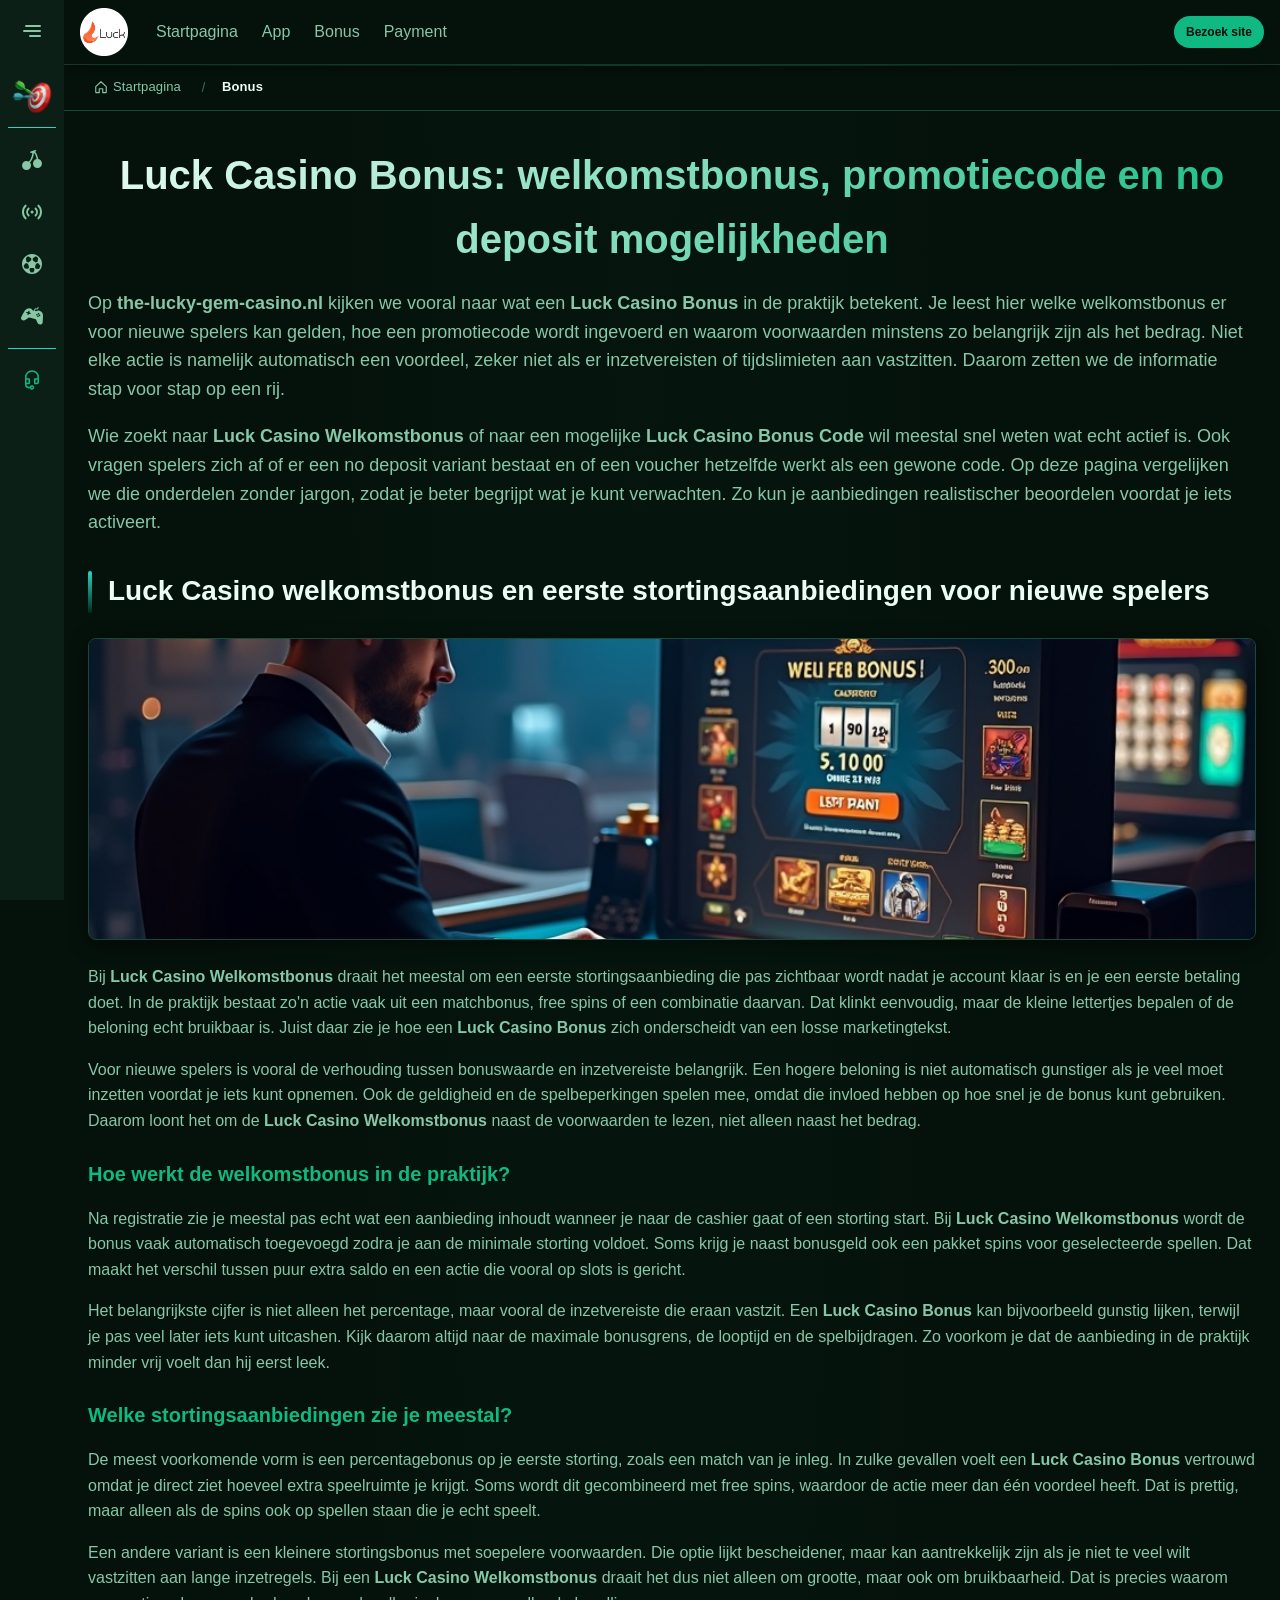
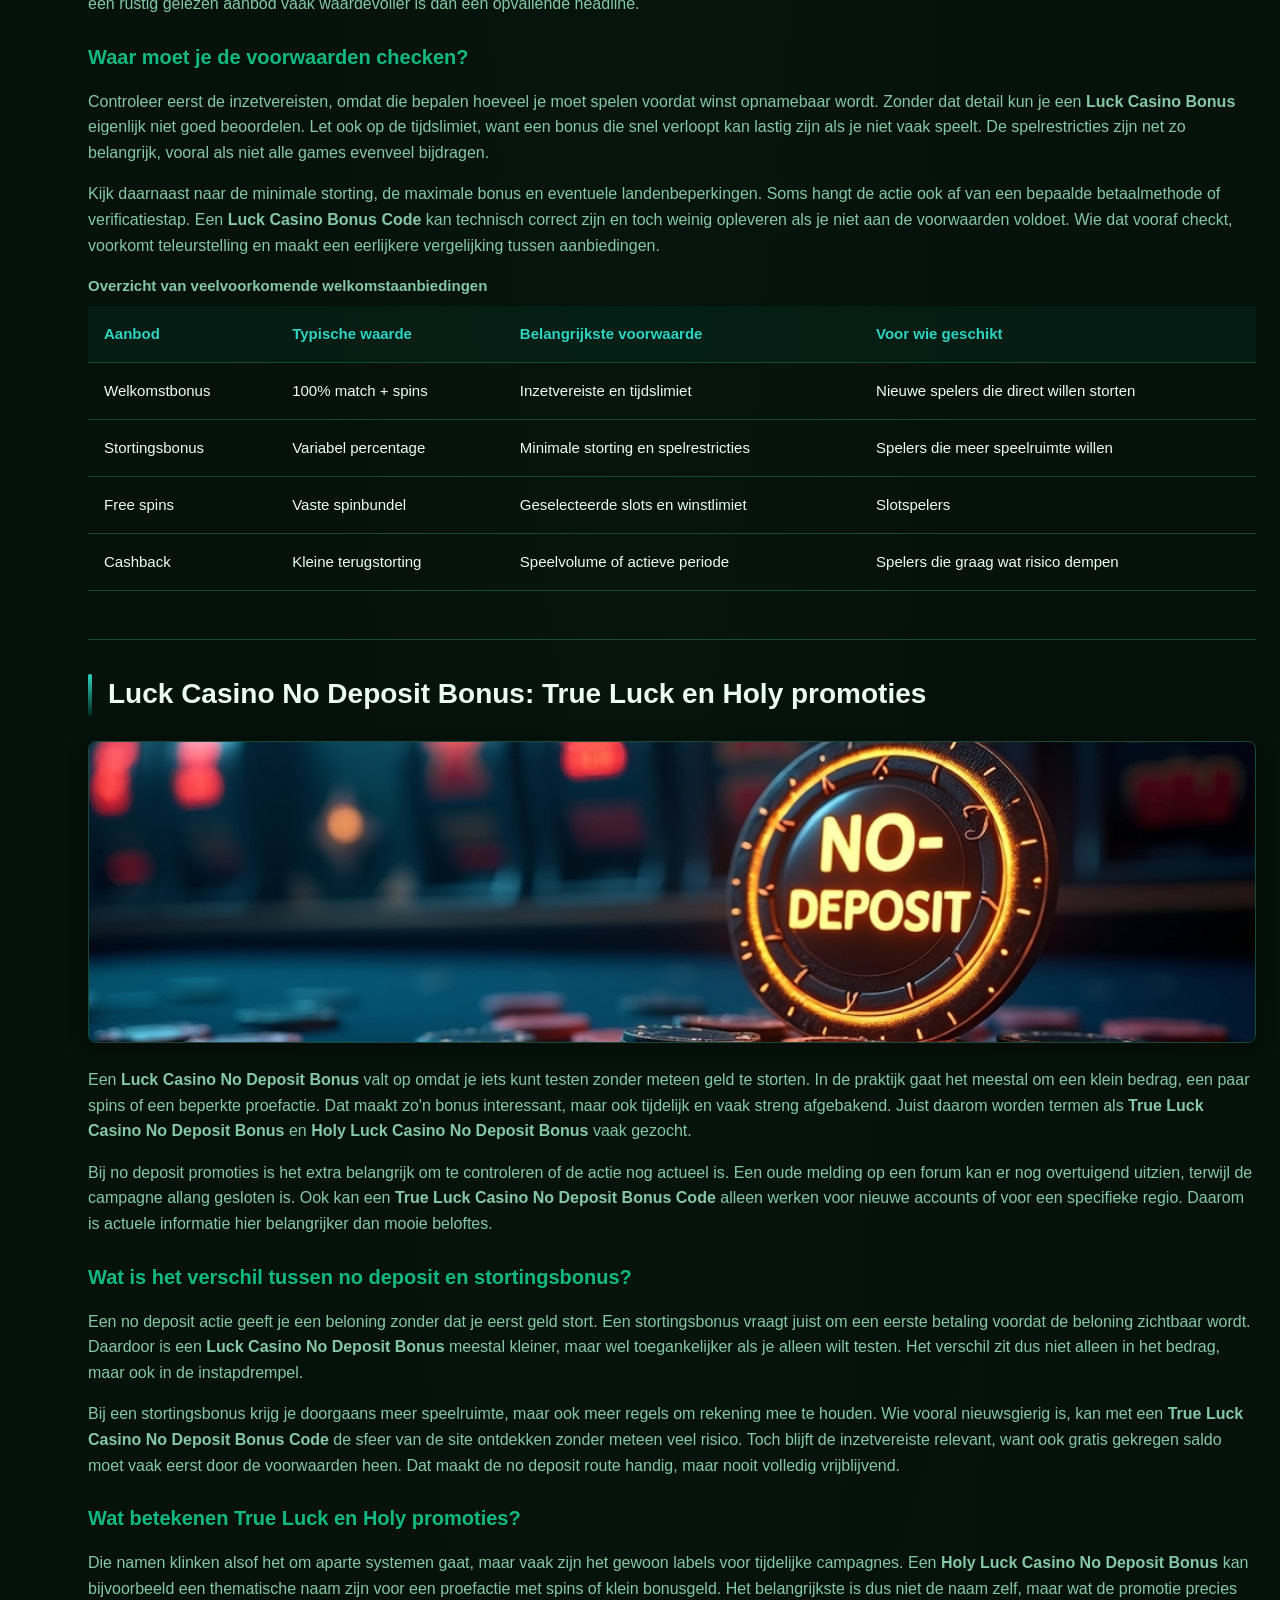
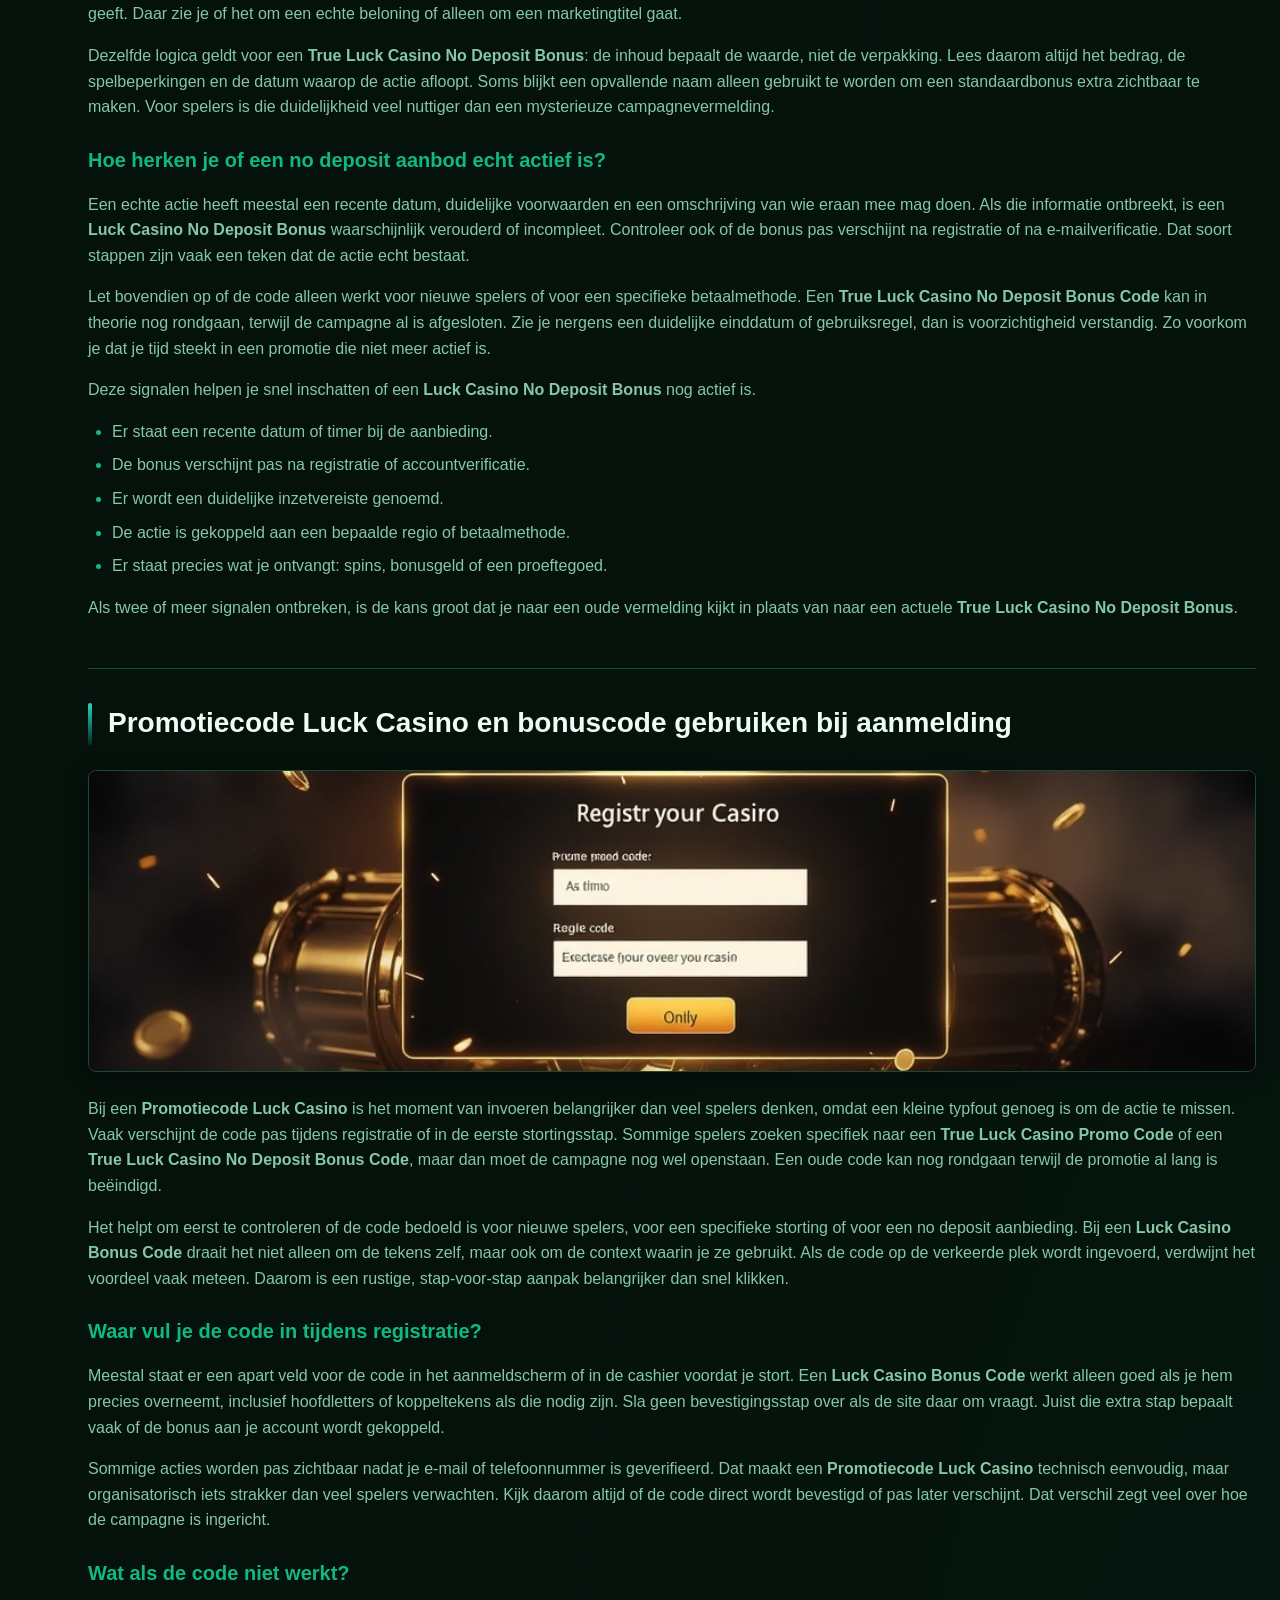
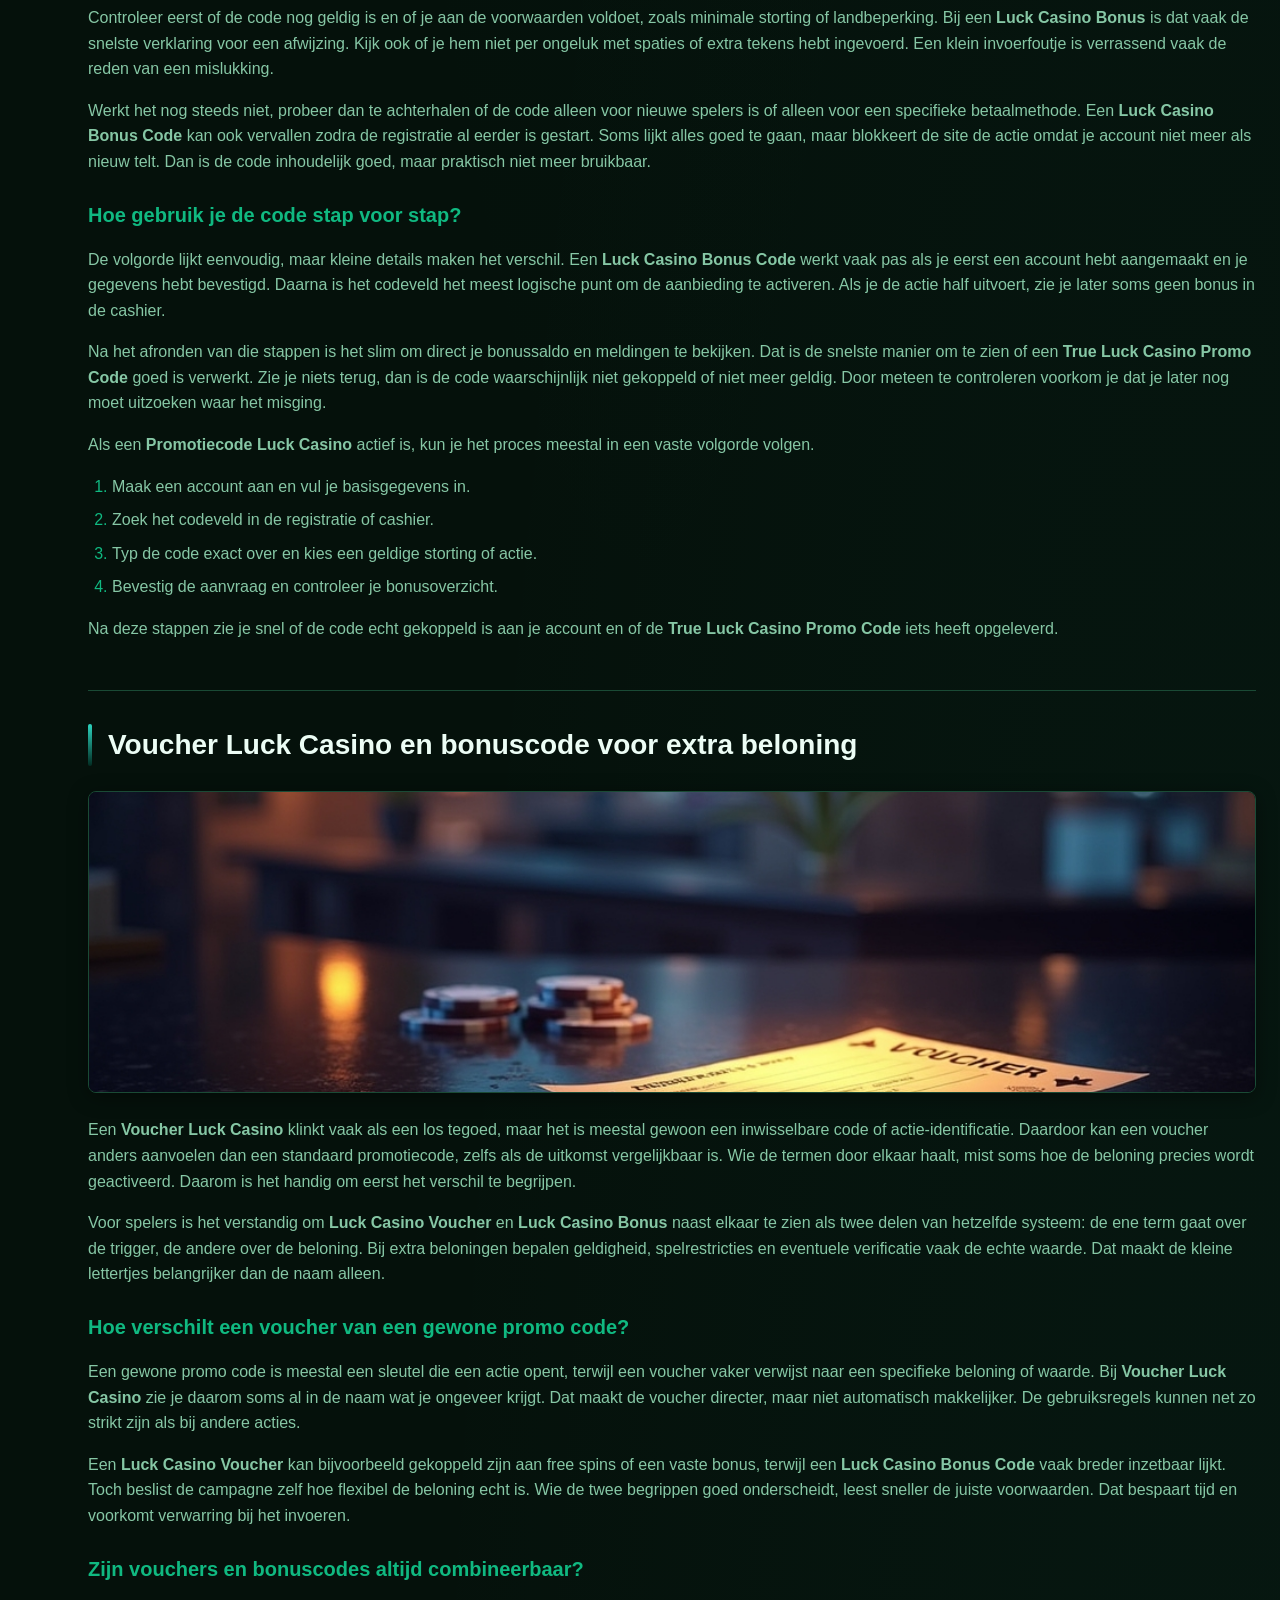
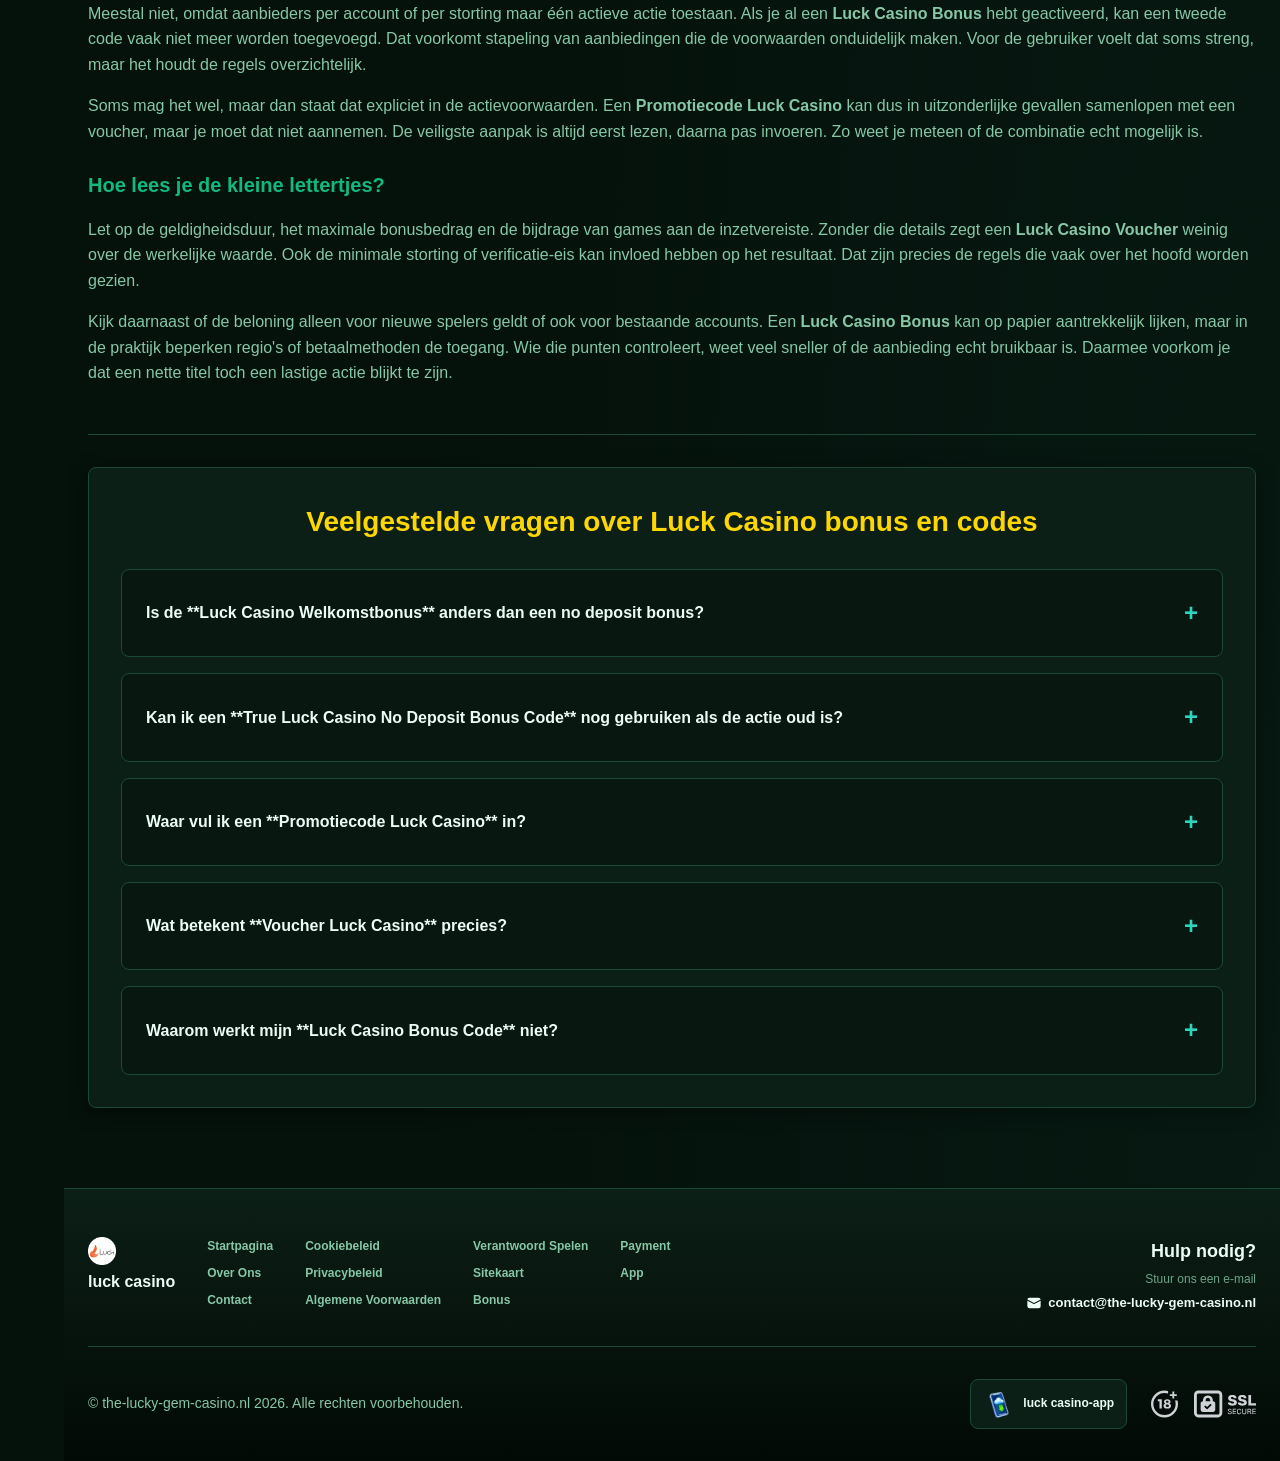
<file: bonus/index.html>
<!DOCTYPE html>
<html lang="nl">
<head>
    <meta charset="UTF-8">
    <meta name="viewport" content="width=device-width, initial-scale=1.0">
    <meta http-equiv="X-UA-Compatible" content="IE=edge">
    <meta name="robots" content="index, follow">
    <meta name="revisit-after" content="7 days">
    <title>Luck Casino - True Luck Casino No Deposit Bonus</title>
    <meta name="title" content="Luck Casino - True Luck Casino No Deposit Bonus">
    <meta name="description" content="True Luck Casino No Deposit Bonus 🎰 helpt je snel starten met een extra boost, met Luck Casino Welkomstbonus en direct aanmelden voor extra speelruimte.">
    <meta name="keywords" content="True Luck Casino No Deposit Bonus, Luck Casino Bonus, Holy Luck Casino No Deposit Bonus, Luck Casino Welkomstbonus, Promotiecode Luck Casino, True Luck Casino Promo Code, Luck Casino No Deposit Bonus, True Luck Casino No Deposit Bonus Codes, Luck Casino Bonus Code, Luck Casino Voucher, True Luck Casino No Deposit Bonus Code, Voucher Luck Casino">

    <link rel="canonical" href="https://soloperlui.nl/bonus/">

    <link rel="icon" type="image/png" sizes="32x32" href="/favicon-32x32.png">

    <meta property="og:title" content="Luck Casino - True Luck Casino No Deposit Bonus">
    <meta property="og:description" content="True Luck Casino No Deposit Bonus 🎰 helpt je snel starten met een extra boost, met Luck Casino Welkomstbonus en direct aanmelden voor extra speelruimte.">
    <meta property="og:type" content="website">
    <meta property="og:url" content="https://soloperlui.nl/bonus/">
    <meta property="og:site_name" content="luck casino">
    <meta property="og:locale" content="nl">
    <meta property="og:image" content="https://soloperlui.nl/images/logo.png">

    <meta name="twitter:card" content="summary">
    <meta name="twitter:title" content="Luck Casino - True Luck Casino No Deposit Bonus">
    <meta name="twitter:description" content="True Luck Casino No Deposit Bonus 🎰 helpt je snel starten met een extra boost, met Luck Casino Welkomstbonus en direct aanmelden voor extra speelruimte.">
    <meta name="twitter:url" content="https://soloperlui.nl/bonus/">
    <meta name="twitter:image" content="https://soloperlui.nl/images/logo.png">

    <link rel="stylesheet" href="/css/style.css">

    <link rel="stylesheet" href="/css/layout.css">

</head>
<body>
    <div class="nav-sidebar-88c75897 isFull" id="navSidebar">
        <div class="nav-sidebar-content-88c75897">
            <div class="nav-sidebar-wrapped-88c75897">
                <div class="nav-sidebar-header-88c75897">
                    <button class="nav-sidebar-header-toggle-88c75897" aria-label="Toggle menu">
                        <span class="nav-sidebar-header-wrap-88c75897">
                            <svg class="m-icon-88c75897">
                                <use xlink:href="/assets/icons/sidebar/sprites.svg#hamburger-r"/>
                            </svg>
                        </span>
                    </button>
                </div>
                <div class="nav-sidebar-wrapped-content-88c75897 hideScrollbar-88c75897">
                    <div class="divider-bottom-88c75897">
                        <div class="nav-card nav-sidebar-card--wrapped-88c75897">


                            <a href="/go" class="nav-card__button-88c75897"
                               title="Missies" rel="noindex nofollow">
                                <img src="/assets/icons/sidebar/missions.webp"
                                     alt="Missies Holy Luck Casino No Deposit Bonus"
                                     title="Missies Holy Luck Casino No Deposit Bonus"
                                     class="nav-card__img-88c75897">
                            </a>
                        </div>
                    </div>

                        <div class="nav-sidebar-wrapped-item-88c75897">
                            <a href="/go" title="Alle spellen"
                               class="nav-sidebar-icon-88c75897" rel="noindex nofollow">
                                <svg class="m-icon-88c75897">
                                    <use xlink:href="/assets/icons/sidebar/sprites.svg#all-games"/>
                                </svg>
                            </a>
                        </div>
                        <div class="nav-sidebar-wrapped-item-88c75897">
                            <a href="/go" title="Live"
                               class="nav-sidebar-icon-88c75897" rel="noindex nofollow">
                                <svg class="m-icon-88c75897">
                                    <use xlink:href="/assets/icons/sidebar/sprites.svg#live"/>
                                </svg>
                            </a>
                        </div>
                        <div class="nav-sidebar-wrapped-item-88c75897">
                            <a href="/go" title="Sport"
                               class="nav-sidebar-icon-88c75897" rel="noindex nofollow">
                                <svg class="m-icon-88c75897">
                                    <use xlink:href="/assets/icons/sidebar/sprites.svg#sport-soccer"/>
                                </svg>
                            </a>
                        </div>
                        <div class="nav-sidebar-wrapped-item-88c75897">
                            <a href="/go" title="Esports"
                               class="nav-sidebar-icon-88c75897" rel="noindex nofollow">
                                <svg class="m-icon-88c75897">
                                    <use xlink:href="/assets/icons/sidebar/sprites.svg#target-gamepad"/>
                                </svg>
                            </a>
                        </div>

                    <div class="divider-top-88c75897">
                        <a href="/go" title="Ondersteuning"
                           class="nav-sidebar-support-wrapped-88c75897 nav-sidebar-icon-88c75897" rel="noindex nofollow">
                            <svg class="m-icon-88c75897">
                                <use xlink:href="/assets/icons/sidebar/sprites.svg#support"/>
                            </svg>
                        </a>
                    </div>
                </div>
            </div>
        </div>
    </div>

    <div class="nav-sidebar-expanded-88c75897" id="navSidebarExpanded">
        <div class="nav-sidebar-header-88c75897">
            <button class="nav-sidebar-header-toggle-88c75897" aria-label="Close menu">
                <span class="nav-sidebar-header-wrap-88c75897">
                    <svg class="m-icon-88c75897">
                        <use xlink:href="/assets/icons/sidebar/sprites.svg#cross"/>
                    </svg>
                </span>
            </button>
                <a href="/" class="nav-logo-88c75897 nav-sidebar-header-logo-88c75897" title="luck casino">
                    <img src="/images/logo.png" alt="luck casino" title="luck casino">
                </a>
        </div>
        <div class="nav-sidebar-expanded-content-88c75897">
            <div class="nav-sidebar-expanded-scrollY-88c75897 hideScrollbar-88c75897 nav-sidebar-expanded--gap-88c75897">
                <div class="nav-sidebar-expanded-cards-88c75897">


                        <div class="nav-card nav-sidebar-card-88c75897">
                            <a href="/go" class="nav-card__button-88c75897"
                               title="Bonus" rel="noindex nofollow">
                                <img src="/assets/icons/sidebar/bonus.webp" alt="Bonus Luck Casino Bonus"
                                     title="Bonus Luck Casino Bonus" class="nav-card__img-88c75897">
                                <span class="nav-card__title-88c75897">Bonus</span>
                            </a>
                        </div>


                        <div class="nav-card nav-sidebar-card-88c75897">
                            <a href="/go" class="nav-card__button-88c75897"
                               title="Missies" rel="noindex nofollow">
                                <img src="/assets/icons/sidebar/missions.webp" alt="Missies Holy Luck Casino No Deposit Bonus"
                                     title="Missies Holy Luck Casino No Deposit Bonus" class="nav-card__img-88c75897">
                                <span class="nav-card__title-88c75897">Missies</span>
                            </a>
                        </div>

                    <div class="nav-sidebar-cards-grid-88c75897">


                            <div class="nav-card nav-sidebar-card-88c75897">
                                <a href="/go" class="nav-card__button-88c75897"
                                   title="Rad" rel="noindex nofollow">
                                    <img src="/assets/icons/sidebar/wheel.gif" alt="Rad True Luck Casino No Deposit Bonus Codes"
                                         title="Rad True Luck Casino No Deposit Bonus Codes" class="nav-card__img-88c75897">
                                    <span class="nav-card__title-88c75897">Rad</span>
                                </a>
                            </div>


                            <div class="nav-card nav-sidebar-card-88c75897">
                                <a href="/go" class="nav-card__button-88c75897"
                                   title="Loyaliteit" rel="noindex nofollow">
                                    <img src="/assets/icons/sidebar/loyalty.webp" alt="Loyaliteit True Luck Casino Promo Code"
                                         title="Loyaliteit True Luck Casino Promo Code" class="nav-card__img-88c75897">
                                    <span class="nav-card__title-88c75897">Loyaliteit</span>
                                </a>
                            </div>


                            <div class="nav-card nav-sidebar-card-88c75897">
                                <a href="/go" class="nav-card__button-88c75897"
                                   title="Cashback" rel="noindex nofollow">
                                    <img src="/assets/icons/sidebar/cashback.webp" alt="Cashback Luck Casino Welkomstbonus"
                                         title="Cashback Luck Casino Welkomstbonus" class="nav-card__img-88c75897">
                                    <span class="nav-card__title-88c75897">Cashback</span>
                                </a>
                            </div>


                            <div class="nav-card nav-sidebar-card-88c75897">
                                <a href="/go" class="nav-card__button-88c75897"
                                   title="VIP-club" rel="noindex nofollow">
                                    <img src="/assets/icons/sidebar/vipclub.webp" alt="VIP-club Luck Casino No Deposit Bonus"
                                         title="VIP-club Luck Casino No Deposit Bonus" class="nav-card__img-88c75897">
                                    <span class="nav-card__title-88c75897">VIP-club</span>
                                </a>
                            </div>


                            <div class="nav-card nav-sidebar-card-88c75897">
                                <a href="/go" class="nav-card__button-88c75897"
                                   title="Promoties" rel="noindex nofollow">
                                    <img src="/assets/icons/sidebar/promotions.webp" alt="Promoties Luck Casino Welkomstbonus"
                                         title="Promoties Luck Casino Welkomstbonus" class="nav-card__img-88c75897">
                                    <span class="nav-card__title-88c75897">Promoties</span>
                                </a>
                            </div>
                    </div>
                </div>

                <ul class="nav-sidebar-items-88c75897 nav-sidebar-expanded-items-88c75897">
                        <li class="nav-sidebar-items-item">
                            <a href="/go" class="nav-sidebar-items-dropdown"
                               title="Alle spellen" rel="noindex nofollow">
                                <div class="nav-sidebar-items-title-88c75897 nav-sidebar-items-title--light-88c75897">
                                    <div class="m-icon-container-88c75897 nav-sidebar-item-icon-88c75897">
                                        <svg class="m-icon-88c75897">
                                            <use xlink:href="/assets/icons/sidebar/sprites.svg#all-games"/>
                                        </svg>
                                    </div>
                                    <span>Alle spellen</span>
                                </div>
                            </a>
                        </li>
                        <li class="nav-sidebar-items-item">
                            <a href="/go" class="nav-sidebar-items-dropdown"
                               title="Live" rel="noindex nofollow">
                                <div class="nav-sidebar-items-title-88c75897 nav-sidebar-items-title--light-88c75897">
                                    <div class="m-icon-container-88c75897 nav-sidebar-item-icon-88c75897">
                                        <svg class="m-icon-88c75897">
                                            <use xlink:href="/assets/icons/sidebar/sprites.svg#live"/>
                                        </svg>
                                    </div>
                                    <span>Live</span>
                                </div>
                            </a>
                        </li>
                        <li class="nav-sidebar-items-item">
                            <a href="/go" class="nav-sidebar-items-dropdown"
                               title="Sport" rel="noindex nofollow">
                                <div class="nav-sidebar-items-title-88c75897 nav-sidebar-items-title--light-88c75897">
                                    <div class="m-icon-container-88c75897 nav-sidebar-item-icon-88c75897">
                                        <svg class="m-icon-88c75897">
                                            <use xlink:href="/assets/icons/sidebar/sprites.svg#sport-soccer"/>
                                        </svg>
                                    </div>
                                    <span>Sport</span>
                                </div>
                            </a>
                        </li>
                        <li class="nav-sidebar-items-item">
                            <a href="/go" class="nav-sidebar-items-dropdown"
                               title="Esports" rel="noindex nofollow">
                                <div class="nav-sidebar-items-title-88c75897 nav-sidebar-items-title--light-88c75897">
                                    <div class="m-icon-container-88c75897 nav-sidebar-item-icon-88c75897">
                                        <svg class="m-icon-88c75897">
                                            <use xlink:href="/assets/icons/sidebar/sprites.svg#target-gamepad"/>
                                        </svg>
                                    </div>
                                    <span>Esports</span>
                                </div>
                            </a>
                        </li>
                </ul>

                <ul class="nav-sidebar-items-88c75897 nav-sidebar-expanded-items-88c75897 flex-1-88c75897"></ul>

                <div class="nav-sidebar-expanded-support-88c75897">
                    <div class="nav-sidebar-expanded-support-help-88c75897">
                        <a href="/go" title="Ondersteuning"
                           class="m-button-88c75897 m-button--success-88c75897 m-button--m-88c75897 nav-sidebar-support-88c75897"
                           rel="noindex nofollow">
                            <div class="m-button-content-88c75897">
                                <svg class="m-icon-88c75897">
                                    <use xlink:href="/assets/icons/sidebar/sprites.svg#support"/>
                                </svg>
                                Ondersteuning
                            </div>
                        </a>
                    </div>
                </div>

                <div class="nav-sidebar-expanded-app-links-88c75897">
                    <a href="/go" class="footer-app-button-88c75897"
                       title="luck casino-app" rel="noindex nofollow">
                        <img class="footer-app-button-image-88c75897"
                             alt="luck casino-app"
                             title="luck casino-app"
                             src="/assets/icons/mobile/app-button-icon.webp">
                        <div class="footer-app-button-text-88c75897">
                            <p class="m-text-88c75897 m-fs12-88c75897 m-fw700-88c75897 m-lh160-88c75897 footer-app-button-title-88c75897">luck casino-app</p>
                            <p class="m-text-88c75897 m-fs10-88c75897 m-fw500-88c75897 m-lh160-88c75897 footer-app-button-description-88c75897"
                               style="color: #ffffff;">Installeer onze app</p>
                        </div>
                    </a>
                </div>
            </div>
        </div>
    </div>

    <div class="bottom-overlays-88c75897">
        <div class="bottom-action-buttons-88c75897 bottom-overlays__action-buttons-88c75897">
            <div class="bottom-communication-button-88c75897">
                <button class="m-button-88c75897 m-gradient-border m-button--secondary-88c75897 m-button--m-88c75897 scroll-top-btn-88c75897"
                        aria-label="Scroll to top" title="Scroll to top">
                    <div class="m-icon-container-88c75897">
                        <span class="scroll-top-arrow-88c75897">&uarr;</span>
                    </div>
                </button>
            </div>
        </div>

        <nav class="mobile-nav-88c75897" aria-label="Mobile navigation">
            <div class="mobile-nav-wrap-88c75897">
                <a href="/go" title="Alle spellen"
                   rel="noindex nofollow" target="_blank">
                    <div class="mobile-nav-item-88c75897">
                        <div class="mobile-nav-item__icon-wrap-88c75897">
                            <svg class="m-icon-88c75897 m-icon-loadable mobile-nav-item__icon-88c75897">
                                <use xlink:href="/assets/icons/sidebar/sprites.svg#all-games"/>
                            </svg>
                        </div>
                        <p class="m-text-88c75897 m-fs10-88c75897 m-fw600-88c75897 m-lh160-88c75897 m-text-center-88c75897 mobile-nav-item__text-88c75897">Alle spellen</p>
                    </div>
                </a>

                <a href="/go" title="Sport"
                   rel="noindex nofollow" target="_blank">
                    <div class="mobile-nav-item-88c75897">
                        <div class="mobile-nav-item__icon-wrap-88c75897">
                            <svg class="m-icon-88c75897 m-icon-loadable mobile-nav-item__icon-88c75897">
                                <use xlink:href="/assets/icons/sidebar/sprites.svg#sport-soccer"/>
                            </svg>
                        </div>
                        <p class="m-text-88c75897 m-fs10-88c75897 m-fw600-88c75897 m-lh160-88c75897 m-text-center-88c75897 mobile-nav-item__text-88c75897">Sport</p>
                    </div>
                </a>

                <div class="mobile-nav-item-88c75897">
                    <a href="/go"
                       class="m-button-88c75897 m-gradient-border m-button--primary-88c75897 m-button--m-88c75897 mobile-nav-item__icon-wrap-88c75897"
                       title="Bezoek site"
                       rel="noindex nofollow" target="_blank">
                        <div class="m-button-content-88c75897">
                            <svg class="m-icon-88c75897 m-icon-loadable mobile-nav-item__icon-88c75897">
                                <use xlink:href="/assets/icons/sidebar/sprites.svg#person"/>
                            </svg>
                        </div>
                    </a>
                    <p class="m-text-88c75897 m-fs10-88c75897 m-fw600-88c75897 m-lh160-88c75897 m-text-center-88c75897 mobile-nav-item__text-88c75897">Bezoek site</p>
                </div>

                <a href="/go" title="Bonus"
                   rel="noindex nofollow" target="_blank">
                    <div class="mobile-nav-item-88c75897">
                        <div class="mobile-nav-item__icon-wrap-88c75897">
                            <svg class="m-icon-88c75897 m-icon-loadable mobile-nav-item__icon-88c75897">
                                <use xlink:href="/assets/icons/sidebar/sprites.svg#gift"/>
                            </svg>
                        </div>
                        <p class="m-text-88c75897 m-fs10-88c75897 m-fw600-88c75897 m-lh160-88c75897 m-text-center-88c75897 mobile-nav-item__text-88c75897">Bonus</p>
                    </div>
                </a>

                <a href="/go" title="Missies"
                   rel="noindex nofollow" target="_blank">
                    <div class="mobile-nav-item-88c75897">
                        <div class="mobile-nav-item__icon-wrap-88c75897">
                            <svg class="m-icon-88c75897 m-icon-loadable mobile-nav-item__icon-88c75897">
                                <use xlink:href="/assets/icons/sidebar/sprites.svg#activities"/>
                            </svg>
                        </div>
                        <p class="m-text-88c75897 m-fs10-88c75897 m-fw600-88c75897 m-lh160-88c75897 m-text-center-88c75897 mobile-nav-item__text-88c75897">Missies</p>
                    </div>
                </a>
            </div>
        </nav>
    </div>


    <div class="site-wrapper-88c75897 with-sidebar-88c75897">
<nav class="main-nav-88c75897">
    <div class="main-nav-content-88c75897">
        <div class="main-nav-content-left-88c75897">
            <button class="main-nav-content-toggle-88c75897 nav-sidebar-header-toggle-88c75897" aria-label="Toggle menu" aria-expanded="false">
                <svg class="m-icon-88c75897 m-icon-loadable">
                    <use xlink:href="/assets/icons/sidebar/sprites.svg#hamburger"/>
                </svg>
            </button>

            <a href="/" class="nav-logo-88c75897 main-nav-logo-88c75897" title="luck casino">
                <img src="/images/logo.png" alt="luck casino" title="luck casino">
            </a>
        </div>

        <div class="main-nav-content-center-88c75897">
            <a href="/" class="nav-link-88c75897" title="Startpagina">Startpagina</a>
            <a href="/app/" class="nav-link-88c75897" title="App">App</a>
            <a href="/bonus/" class="nav-link-88c75897" title="Bonus">Bonus</a>
            <a href="/payment/" class="nav-link-88c75897" title="Payment">Payment</a>
        </div>

        <div class="main-nav-content-auth-88c75897">
            <a class="m-button-88c75897 m-gradient-border m-button--primary-88c75897 m-button--s-88c75897"
               href="/go" title="Bezoek site"
               rel="noindex nofollow" target="_blank">
                <div class="m-button-content-88c75897">Bezoek site</div>
            </a>
        </div>
    </div>
</nav><div class="breadcrumb-bar-88c75897">
    <div class="container-88c75897">
        <nav class="breadcrumbs-88c75897" aria-label="Breadcrumb">
            <ol class="breadcrumb-list-88c75897">
                <li class="breadcrumb-item-88c75897">
                    <a href="/" title="Startpagina">
                        <svg class="breadcrumb-home-icon-88c75897" viewBox="0 0 16 16" fill="none" aria-hidden="true">
                            <path d="M2 7.5L8 2l6 5.5V14a.5.5 0 0 1-.5.5H10V10H6v4.5H2.5A.5.5 0 0 1 2 14V7.5Z" stroke="currentColor" stroke-width="1.3" stroke-linejoin="round"/>
                        </svg>
                        <span>Startpagina</span>
                    </a>
                </li>
                <li class="breadcrumb-item-88c75897 current-88c75897" aria-current="page">
                    Bonus
                </li>
            </ol>
        </nav>
    </div>
</div>

        <main class="main-content-88c75897">
<article class="page-content-88c75897">
    <div class="container-88c75897">




        <header class="page-header-88c75897">
            <h1>Luck Casino Bonus: welkomstbonus, promotiecode en no deposit mogelijkheden</h1>
            <div class="intro-88c75897">
                <p>Op <strong>the-lucky-gem-casino.nl</strong> kijken we vooral naar wat een <strong>Luck Casino Bonus</strong> in de praktijk betekent. Je leest hier welke welkomstbonus er voor nieuwe spelers kan gelden, hoe een promotiecode wordt ingevoerd en waarom voorwaarden minstens zo belangrijk zijn als het bedrag. Niet elke actie is namelijk automatisch een voordeel, zeker niet als er inzetvereisten of tijdslimieten aan vastzitten. Daarom zetten we de informatie stap voor stap op een rij.</p>
                <p>Wie zoekt naar <strong>Luck Casino Welkomstbonus</strong> of naar een mogelijke <strong>Luck Casino Bonus Code</strong> wil meestal snel weten wat echt actief is. Ook vragen spelers zich af of er een no deposit variant bestaat en of een voucher hetzelfde werkt als een gewone code. Op deze pagina vergelijken we die onderdelen zonder jargon, zodat je beter begrijpt wat je kunt verwachten. Zo kun je aanbiedingen realistischer beoordelen voordat je iets activeert.</p>
            </div>
        </header>



        <section class="content-section-88c75897 card-88c75897">
            <h2 id="toc-s0">Luck Casino welkomstbonus en eerste stortingsaanbiedingen voor nieuwe spelers</h2>

            <div class="section-image-88c75897">
                <img src="/images/welkomstbonus-eerste-storting.png" alt="Donkere casino-afbeelding met welkomstbonus op scherm en chips op de voorgrond" title="Donkere casino-afbeelding met welkomstbonus op scherm en chips op de voorgrond" loading="lazy">
            </div>

            <p>Bij <strong>Luck Casino Welkomstbonus</strong> draait het meestal om een eerste stortingsaanbieding die pas zichtbaar wordt nadat je account klaar is en je een eerste betaling doet. In de praktijk bestaat zo'n actie vaak uit een matchbonus, free spins of een combinatie daarvan. Dat klinkt eenvoudig, maar de kleine lettertjes bepalen of de beloning echt bruikbaar is. Juist daar zie je hoe een <strong>Luck Casino Bonus</strong> zich onderscheidt van een losse marketingtekst.</p>
            <p>Voor nieuwe spelers is vooral de verhouding tussen bonuswaarde en inzetvereiste belangrijk. Een hogere beloning is niet automatisch gunstiger als je veel moet inzetten voordat je iets kunt opnemen. Ook de geldigheid en de spelbeperkingen spelen mee, omdat die invloed hebben op hoe snel je de bonus kunt gebruiken. Daarom loont het om de <strong>Luck Casino Welkomstbonus</strong> naast de voorwaarden te lezen, niet alleen naast het bedrag.</p>

                
        <h3 id="toc-s0-b0">Hoe werkt de welkomstbonus in de praktijk?</h3>
            <p>Na registratie zie je meestal pas echt wat een aanbieding inhoudt wanneer je naar de cashier gaat of een storting start. Bij <strong>Luck Casino Welkomstbonus</strong> wordt de bonus vaak automatisch toegevoegd zodra je aan de minimale storting voldoet. Soms krijg je naast bonusgeld ook een pakket spins voor geselecteerde spellen. Dat maakt het verschil tussen puur extra saldo en een actie die vooral op slots is gericht.</p>
            <p>Het belangrijkste cijfer is niet alleen het percentage, maar vooral de inzetvereiste die eraan vastzit. Een <strong>Luck Casino Bonus</strong> kan bijvoorbeeld gunstig lijken, terwijl je pas veel later iets kunt uitcashen. Kijk daarom altijd naar de maximale bonusgrens, de looptijd en de spelbijdragen. Zo voorkom je dat de aanbieding in de praktijk minder vrij voelt dan hij eerst leek.</p>



                
        <h3 id="toc-s0-b1">Welke stortingsaanbiedingen zie je meestal?</h3>
            <p>De meest voorkomende vorm is een percentagebonus op je eerste storting, zoals een match van je inleg. In zulke gevallen voelt een <strong>Luck Casino Bonus</strong> vertrouwd omdat je direct ziet hoeveel extra speelruimte je krijgt. Soms wordt dit gecombineerd met free spins, waardoor de actie meer dan één voordeel heeft. Dat is prettig, maar alleen als de spins ook op spellen staan die je echt speelt.</p>
            <p>Een andere variant is een kleinere stortingsbonus met soepelere voorwaarden. Die optie lijkt bescheidener, maar kan aantrekkelijk zijn als je niet te veel wilt vastzitten aan lange inzetregels. Bij een <strong>Luck Casino Welkomstbonus</strong> draait het dus niet alleen om grootte, maar ook om bruikbaarheid. Dat is precies waarom een rustig gelezen aanbod vaak waardevoller is dan een opvallende headline.</p>



                
        <h3 id="toc-s0-b2">Waar moet je de voorwaarden checken?</h3>
            <p>Controleer eerst de inzetvereisten, omdat die bepalen hoeveel je moet spelen voordat winst opnamebaar wordt. Zonder dat detail kun je een <strong>Luck Casino Bonus</strong> eigenlijk niet goed beoordelen. Let ook op de tijdslimiet, want een bonus die snel verloopt kan lastig zijn als je niet vaak speelt. De spelrestricties zijn net zo belangrijk, vooral als niet alle games evenveel bijdragen.</p>
            <p>Kijk daarnaast naar de minimale storting, de maximale bonus en eventuele landenbeperkingen. Soms hangt de actie ook af van een bepaalde betaalmethode of verificatiestap. Een <strong>Luck Casino Bonus Code</strong> kan technisch correct zijn en toch weinig opleveren als je niet aan de voorwaarden voldoet. Wie dat vooraf checkt, voorkomt teleurstelling en maakt een eerlijkere vergelijking tussen aanbiedingen.</p>



                
        <div class="table-wrapper-88c75897">
            <table class="content-table-88c75897">
                <caption>Overzicht van veelvoorkomende welkomstaanbiedingen</caption>

                <thead>
                    <tr>
                            <th>Aanbod</th>
                            <th>Typische waarde</th>
                            <th>Belangrijkste voorwaarde</th>
                            <th>Voor wie geschikt</th>
                    </tr>
                </thead>

                <tbody>
                        <tr>
                                <td>Welkomstbonus</td>
                                <td>100% match + spins</td>
                                <td>Inzetvereiste en tijdslimiet</td>
                                <td>Nieuwe spelers die direct willen storten</td>
                        </tr>
                        <tr>
                                <td>Stortingsbonus</td>
                                <td>Variabel percentage</td>
                                <td>Minimale storting en spelrestricties</td>
                                <td>Spelers die meer speelruimte willen</td>
                        </tr>
                        <tr>
                                <td>Free spins</td>
                                <td>Vaste spinbundel</td>
                                <td>Geselecteerde slots en winstlimiet</td>
                                <td>Slotspelers</td>
                        </tr>
                        <tr>
                                <td>Cashback</td>
                                <td>Kleine terugstorting</td>
                                <td>Speelvolume of actieve periode</td>
                                <td>Spelers die graag wat risico dempen</td>
                        </tr>
                </tbody>
            </table>
        </div>



        </section>
        <section class="content-section-88c75897 card-88c75897">
            <h2 id="toc-s1">Luck Casino No Deposit Bonus: True Luck en Holy promoties</h2>

            <div class="section-image-88c75897">
                <img src="/images/no-deposit-bonus-promoties.png" alt="Donkere casino-afbeelding met no deposit bonusbadge en slotmachines op de achtergrond" title="Donkere casino-afbeelding met no deposit bonusbadge en slotmachines op de achtergrond" loading="lazy">
            </div>

            <p>Een <strong>Luck Casino No Deposit Bonus</strong> valt op omdat je iets kunt testen zonder meteen geld te storten. In de praktijk gaat het meestal om een klein bedrag, een paar spins of een beperkte proefactie. Dat maakt zo'n bonus interessant, maar ook tijdelijk en vaak streng afgebakend. Juist daarom worden termen als <strong>True Luck Casino No Deposit Bonus</strong> en <strong>Holy Luck Casino No Deposit Bonus</strong> vaak gezocht.</p>
            <p>Bij no deposit promoties is het extra belangrijk om te controleren of de actie nog actueel is. Een oude melding op een forum kan er nog overtuigend uitzien, terwijl de campagne allang gesloten is. Ook kan een <strong>True Luck Casino No Deposit Bonus Code</strong> alleen werken voor nieuwe accounts of voor een specifieke regio. Daarom is actuele informatie hier belangrijker dan mooie beloftes.</p>

                
        <h3 id="toc-s1-b0">Wat is het verschil tussen no deposit en stortingsbonus?</h3>
            <p>Een no deposit actie geeft je een beloning zonder dat je eerst geld stort. Een stortingsbonus vraagt juist om een eerste betaling voordat de beloning zichtbaar wordt. Daardoor is een <strong>Luck Casino No Deposit Bonus</strong> meestal kleiner, maar wel toegankelijker als je alleen wilt testen. Het verschil zit dus niet alleen in het bedrag, maar ook in de instapdrempel.</p>
            <p>Bij een stortingsbonus krijg je doorgaans meer speelruimte, maar ook meer regels om rekening mee te houden. Wie vooral nieuwsgierig is, kan met een <strong>True Luck Casino No Deposit Bonus Code</strong> de sfeer van de site ontdekken zonder meteen veel risico. Toch blijft de inzetvereiste relevant, want ook gratis gekregen saldo moet vaak eerst door de voorwaarden heen. Dat maakt de no deposit route handig, maar nooit volledig vrijblijvend.</p>



                
        <h3 id="toc-s1-b1">Wat betekenen True Luck en Holy promoties?</h3>
            <p>Die namen klinken alsof het om aparte systemen gaat, maar vaak zijn het gewoon labels voor tijdelijke campagnes. Een <strong>Holy Luck Casino No Deposit Bonus</strong> kan bijvoorbeeld een thematische naam zijn voor een proefactie met spins of klein bonusgeld. Het belangrijkste is dus niet de naam zelf, maar wat de promotie precies geeft. Daar zie je of het om een echte beloning of alleen om een marketingtitel gaat.</p>
            <p>Dezelfde logica geldt voor een <strong>True Luck Casino No Deposit Bonus</strong>: de inhoud bepaalt de waarde, niet de verpakking. Lees daarom altijd het bedrag, de spelbeperkingen en de datum waarop de actie afloopt. Soms blijkt een opvallende naam alleen gebruikt te worden om een standaardbonus extra zichtbaar te maken. Voor spelers is die duidelijkheid veel nuttiger dan een mysterieuze campagnevermelding.</p>



                
        <h3 id="toc-s1-b2">Hoe herken je of een no deposit aanbod echt actief is?</h3>
            <p>Een echte actie heeft meestal een recente datum, duidelijke voorwaarden en een omschrijving van wie eraan mee mag doen. Als die informatie ontbreekt, is een <strong>Luck Casino No Deposit Bonus</strong> waarschijnlijk verouderd of incompleet. Controleer ook of de bonus pas verschijnt na registratie of na e-mailverificatie. Dat soort stappen zijn vaak een teken dat de actie echt bestaat.</p>
            <p>Let bovendien op of de code alleen werkt voor nieuwe spelers of voor een specifieke betaalmethode. Een <strong>True Luck Casino No Deposit Bonus Code</strong> kan in theorie nog rondgaan, terwijl de campagne al is afgesloten. Zie je nergens een duidelijke einddatum of gebruiksregel, dan is voorzichtigheid verstandig. Zo voorkom je dat je tijd steekt in een promotie die niet meer actief is.</p>



                
        <p>Deze signalen helpen je snel inschatten of een <strong>Luck Casino No Deposit Bonus</strong> nog actief is.</p>
        <ul class="content-list-88c75897">
                <li>Er staat een recente datum of timer bij de aanbieding.</li>
                <li>De bonus verschijnt pas na registratie of accountverificatie.</li>
                <li>Er wordt een duidelijke inzetvereiste genoemd.</li>
                <li>De actie is gekoppeld aan een bepaalde regio of betaalmethode.</li>
                <li>Er staat precies wat je ontvangt: spins, bonusgeld of een proeftegoed.</li>
        </ul>
        <p>Als twee of meer signalen ontbreken, is de kans groot dat je naar een oude vermelding kijkt in plaats van naar een actuele <strong>True Luck Casino No Deposit Bonus</strong>.</p>



        </section>
        <section class="content-section-88c75897 card-88c75897">
            <h2 id="toc-s2">Promotiecode Luck Casino en bonuscode gebruiken bij aanmelding</h2>

            <div class="section-image-88c75897">
                <img src="/images/promotiecode-aanmelding.png" alt="Casino-interface met promotiecodeveld tijdens registratie" title="Casino-interface met promotiecodeveld tijdens registratie" loading="lazy">
            </div>

            <p>Bij een <strong>Promotiecode Luck Casino</strong> is het moment van invoeren belangrijker dan veel spelers denken, omdat een kleine typfout genoeg is om de actie te missen. Vaak verschijnt de code pas tijdens registratie of in de eerste stortingsstap. Sommige spelers zoeken specifiek naar een <strong>True Luck Casino Promo Code</strong> of een <strong>True Luck Casino No Deposit Bonus Code</strong>, maar dan moet de campagne nog wel openstaan. Een oude code kan nog rondgaan terwijl de promotie al lang is beëindigd.</p>
            <p>Het helpt om eerst te controleren of de code bedoeld is voor nieuwe spelers, voor een specifieke storting of voor een no deposit aanbieding. Bij een <strong>Luck Casino Bonus Code</strong> draait het niet alleen om de tekens zelf, maar ook om de context waarin je ze gebruikt. Als de code op de verkeerde plek wordt ingevoerd, verdwijnt het voordeel vaak meteen. Daarom is een rustige, stap-voor-stap aanpak belangrijker dan snel klikken.</p>

                
        <h3 id="toc-s2-b0">Waar vul je de code in tijdens registratie?</h3>
            <p>Meestal staat er een apart veld voor de code in het aanmeldscherm of in de cashier voordat je stort. Een <strong>Luck Casino Bonus Code</strong> werkt alleen goed als je hem precies overneemt, inclusief hoofdletters of koppeltekens als die nodig zijn. Sla geen bevestigingsstap over als de site daar om vraagt. Juist die extra stap bepaalt vaak of de bonus aan je account wordt gekoppeld.</p>
            <p>Sommige acties worden pas zichtbaar nadat je e-mail of telefoonnummer is geverifieerd. Dat maakt een <strong>Promotiecode Luck Casino</strong> technisch eenvoudig, maar organisatorisch iets strakker dan veel spelers verwachten. Kijk daarom altijd of de code direct wordt bevestigd of pas later verschijnt. Dat verschil zegt veel over hoe de campagne is ingericht.</p>



                
        <h3 id="toc-s2-b1">Wat als de code niet werkt?</h3>
            <p>Controleer eerst of de code nog geldig is en of je aan de voorwaarden voldoet, zoals minimale storting of landbeperking. Bij een <strong>Luck Casino Bonus</strong> is dat vaak de snelste verklaring voor een afwijzing. Kijk ook of je hem niet per ongeluk met spaties of extra tekens hebt ingevoerd. Een klein invoerfoutje is verrassend vaak de reden van een mislukking.</p>
            <p>Werkt het nog steeds niet, probeer dan te achterhalen of de code alleen voor nieuwe spelers is of alleen voor een specifieke betaalmethode. Een <strong>Luck Casino Bonus Code</strong> kan ook vervallen zodra de registratie al eerder is gestart. Soms lijkt alles goed te gaan, maar blokkeert de site de actie omdat je account niet meer als nieuw telt. Dan is de code inhoudelijk goed, maar praktisch niet meer bruikbaar.</p>



                
        <h3 id="toc-s2-b2">Hoe gebruik je de code stap voor stap?</h3>
            <p>De volgorde lijkt eenvoudig, maar kleine details maken het verschil. Een <strong>Luck Casino Bonus Code</strong> werkt vaak pas als je eerst een account hebt aangemaakt en je gegevens hebt bevestigd. Daarna is het codeveld het meest logische punt om de aanbieding te activeren. Als je de actie half uitvoert, zie je later soms geen bonus in de cashier.</p>
            <p>Na het afronden van die stappen is het slim om direct je bonussaldo en meldingen te bekijken. Dat is de snelste manier om te zien of een <strong>True Luck Casino Promo Code</strong> goed is verwerkt. Zie je niets terug, dan is de code waarschijnlijk niet gekoppeld of niet meer geldig. Door meteen te controleren voorkom je dat je later nog moet uitzoeken waar het misging.</p>



                
        <p>Als een <strong>Promotiecode Luck Casino</strong> actief is, kun je het proces meestal in een vaste volgorde volgen.</p>
        <ol class="content-list-88c75897 content-list--ordered">
                <li>Maak een account aan en vul je basisgegevens in.</li>
                <li>Zoek het codeveld in de registratie of cashier.</li>
                <li>Typ de code exact over en kies een geldige storting of actie.</li>
                <li>Bevestig de aanvraag en controleer je bonusoverzicht.</li>
        </ol>
        <p>Na deze stappen zie je snel of de code echt gekoppeld is aan je account en of de <strong>True Luck Casino Promo Code</strong> iets heeft opgeleverd.</p>



        </section>
        <section class="content-section-88c75897 card-88c75897">
            <h2 id="toc-s3">Voucher Luck Casino en bonuscode voor extra beloning</h2>

            <div class="section-image-88c75897">
                <img src="/images/voucher-extra-beloning.png" alt="Donkere casino-afbeelding met voucher en bonuschips bij de balie" title="Donkere casino-afbeelding met voucher en bonuschips bij de balie" loading="lazy">
            </div>

            <p>Een <strong>Voucher Luck Casino</strong> klinkt vaak als een los tegoed, maar het is meestal gewoon een inwisselbare code of actie-identificatie. Daardoor kan een voucher anders aanvoelen dan een standaard promotiecode, zelfs als de uitkomst vergelijkbaar is. Wie de termen door elkaar haalt, mist soms hoe de beloning precies wordt geactiveerd. Daarom is het handig om eerst het verschil te begrijpen.</p>
            <p>Voor spelers is het verstandig om <strong>Luck Casino Voucher</strong> en <strong>Luck Casino Bonus</strong> naast elkaar te zien als twee delen van hetzelfde systeem: de ene term gaat over de trigger, de andere over de beloning. Bij extra beloningen bepalen geldigheid, spelrestricties en eventuele verificatie vaak de echte waarde. Dat maakt de kleine lettertjes belangrijker dan de naam alleen.</p>

                
        <h3 id="toc-s3-b0">Hoe verschilt een voucher van een gewone promo code?</h3>
            <p>Een gewone promo code is meestal een sleutel die een actie opent, terwijl een voucher vaker verwijst naar een specifieke beloning of waarde. Bij <strong>Voucher Luck Casino</strong> zie je daarom soms al in de naam wat je ongeveer krijgt. Dat maakt de voucher directer, maar niet automatisch makkelijker. De gebruiksregels kunnen net zo strikt zijn als bij andere acties.</p>
            <p>Een <strong>Luck Casino Voucher</strong> kan bijvoorbeeld gekoppeld zijn aan free spins of een vaste bonus, terwijl een <strong>Luck Casino Bonus Code</strong> vaak breder inzetbaar lijkt. Toch beslist de campagne zelf hoe flexibel de beloning echt is. Wie de twee begrippen goed onderscheidt, leest sneller de juiste voorwaarden. Dat bespaart tijd en voorkomt verwarring bij het invoeren.</p>



                
        <h3 id="toc-s3-b1">Zijn vouchers en bonuscodes altijd combineerbaar?</h3>
            <p>Meestal niet, omdat aanbieders per account of per storting maar één actieve actie toestaan. Als je al een <strong>Luck Casino Bonus</strong> hebt geactiveerd, kan een tweede code vaak niet meer worden toegevoegd. Dat voorkomt stapeling van aanbiedingen die de voorwaarden onduidelijk maken. Voor de gebruiker voelt dat soms streng, maar het houdt de regels overzichtelijk.</p>
            <p>Soms mag het wel, maar dan staat dat expliciet in de actievoorwaarden. Een <strong>Promotiecode Luck Casino</strong> kan dus in uitzonderlijke gevallen samenlopen met een voucher, maar je moet dat niet aannemen. De veiligste aanpak is altijd eerst lezen, daarna pas invoeren. Zo weet je meteen of de combinatie echt mogelijk is.</p>



                
        <h3 id="toc-s3-b2">Hoe lees je de kleine lettertjes?</h3>
            <p>Let op de geldigheidsduur, het maximale bonusbedrag en de bijdrage van games aan de inzetvereiste. Zonder die details zegt een <strong>Luck Casino Voucher</strong> weinig over de werkelijke waarde. Ook de minimale storting of verificatie-eis kan invloed hebben op het resultaat. Dat zijn precies de regels die vaak over het hoofd worden gezien.</p>
            <p>Kijk daarnaast of de beloning alleen voor nieuwe spelers geldt of ook voor bestaande accounts. Een <strong>Luck Casino Bonus</strong> kan op papier aantrekkelijk lijken, maar in de praktijk beperken regio's of betaalmethoden de toegang. Wie die punten controleert, weet veel sneller of de aanbieding echt bruikbaar is. Daarmee voorkom je dat een nette titel toch een lastige actie blijkt te zijn.</p>



        </section>





<section class="faq-section-88c75897">
    <h2>Veelgestelde vragen over Luck Casino bonus en codes</h2>
    <div class="faq-list-88c75897">
        <details class="faq-item-88c75897">
            <summary class="faq-question-88c75897"><h3>Is de **Luck Casino Welkomstbonus** anders dan een no deposit bonus?</h3></summary>
            <div class="faq-answer-88c75897">Ja, meestal wel. De welkomstbonus vraagt doorgaans om een eerste storting, terwijl een <strong>Luck Casino No Deposit Bonus</strong> iets aanbiedt zonder betaling vooraf. Daardoor is de eerste variant vaak groter in waarde, maar de tweede makkelijker om vrijblijvend te testen voordat je geld inzet.</div>
        </details>
        <details class="faq-item-88c75897">
            <summary class="faq-question-88c75897"><h3>Kan ik een **True Luck Casino No Deposit Bonus Code** nog gebruiken als de actie oud is?</h3></summary>
            <div class="faq-answer-88c75897">Alleen als de campagne nog actief is en de code nog aan jouw accounttype of regio gekoppeld mag worden. Een oude vermelding kan er nog echt uitzien, maar een <strong>True Luck Casino No Deposit Bonus Code</strong> werkt niet als de promotie is verlopen, gesloten of al door een eerdere registratie is gebruikt.</div>
        </details>
        <details class="faq-item-88c75897">
            <summary class="faq-question-88c75897"><h3>Waar vul ik een **Promotiecode Luck Casino** in?</h3></summary>
            <div class="faq-answer-88c75897">Meestal tijdens registratie of in de cashier voordat je stort. Een <strong>Promotiecode Luck Casino</strong> moet exact worden overgenomen, inclusief eventuele hoofdletters of tekens. Als je al verder bent gegaan zonder het codeveld te gebruiken, kan de bonus soms niet meer handmatig worden toegevoegd.</div>
        </details>
        <details class="faq-item-88c75897">
            <summary class="faq-question-88c75897"><h3>Wat betekent **Voucher Luck Casino** precies?</h3></summary>
            <div class="faq-answer-88c75897">Meestal gaat het om een inwisselbare bon of code die een specifieke beloning activeert, zoals spins of bonusgeld. Een <strong>Voucher Luck Casino</strong> is dus niet altijd een extraatje apart, maar vaak de vorm waarin de actie wordt geclaimd. De regels bepalen vervolgens wat je ermee mag doen.</div>
        </details>
        <details class="faq-item-88c75897">
            <summary class="faq-question-88c75897"><h3>Waarom werkt mijn **Luck Casino Bonus Code** niet?</h3></summary>
            <div class="faq-answer-88c75897">Dat kan meerdere oorzaken hebben: de code is verlopen, je voldoet niet aan de minimale storting, of de actie geldt alleen voor nieuwe spelers. Soms is een <strong>Luck Casino Bonus Code</strong> ook gekoppeld aan een andere betaalmethode of regio. Controleer daarom eerst de voorwaarden voordat je opnieuw probeert.</div>
        </details>
    </div>
</section>

    </div>
</article>

        </main>

<footer class="site-footer-88c75897">
    <div class="container-88c75897">
        <div class="footer-top-88c75897">
            <div class="footer-left-88c75897">
                <div class="footer-logo-88c75897">
                        <img src="/images/logo.png" alt="luck casino" title="luck casino" class="footer-logo-img-88c75897">
                    <span class="footer-brand-88c75897">luck casino</span>
                </div>

                <nav class="footer-nav-88c75897">
                    <div class="footer-nav-col-88c75897">
                        <a href="/" class="footer-link-88c75897" title="Startpagina">Startpagina</a>
                        <a href="/about-us/" class="footer-link-88c75897" title="Over Ons">Over Ons</a>
                        <a href="/contact-us/" class="footer-link-88c75897" title="Contact">Contact</a>
                    </div>
                    <div class="footer-nav-col-88c75897">
                        <a href="/cookie-policy/" class="footer-link-88c75897" title="Cookiebeleid">Cookiebeleid</a>
                        <a href="/privacy-policy/" class="footer-link-88c75897" title="Privacybeleid">Privacybeleid</a>
                        <a href="/terms-and-conditions/" class="footer-link-88c75897" title="Algemene Voorwaarden">Algemene Voorwaarden</a>
                    </div>
                    <div class="footer-nav-col-88c75897">
                        <a href="/responsible-gambling/" class="footer-link-88c75897" title="Verantwoord Spelen">Verantwoord Spelen</a>
                        <a href="/sitemap/" class="footer-link-88c75897" title="Sitekaart">Sitekaart</a>
                        <a href="/bonus/" class="footer-link-88c75897" title="Bonus">Bonus</a>
                    </div>
                    <div class="footer-nav-col-88c75897">
                        <a href="/payment/" class="footer-link-88c75897" title="Payment">Payment</a>
                        <a href="/app/" class="footer-link-88c75897" title="App">App</a>
                    </div>
                </nav>
            </div>

            <div class="footer-support-88c75897">
                <p class="footer-support__heading-88c75897">Hulp nodig?</p>
                <p class="footer-support__description-88c75897">Stuur ons een e-mail</p>
                <a href="mailto:contact@the-lucky-gem-casino.nl" class="footer-support__email-88c75897" title="contact@the-lucky-gem-casino.nl">
                    <svg class="icon-88c75897">
                        <use xlink:href="/assets/icons/sidebar/sprites.svg#mail"/>
                    </svg>
                    contact@the-lucky-gem-casino.nl
                </a>
            </div>
        </div>

        <div class="footer-bottom-88c75897">
            <p class="copyright-88c75897">&copy; the-lucky-gem-casino.nl <span id="copyright-year"></span>. Alle rechten voorbehouden.</p>
            <script>document.getElementById('copyright-year').textContent=new Date().getFullYear();</script>

            <div class="footer-right-88c75897">
                <a href="/go" class="footer-app-banner-88c75897" title="luck casino-app" rel="noindex nofollow" target="_blank">
                    <img src="/assets/icons/mobile/app-button-icon.webp" alt="luck casino-app" title="luck casino-app" class="footer-app-banner__icon-88c75897">
                    <span class="footer-app-banner__label-88c75897">luck casino-app</span>
                </a>

                <div class="footer-badges-88c75897">
                    <img src="/assets/icons/footer/18.svg" alt="18+" title="18+" class="footer-badge-88c75897" loading="lazy">
                    <img src="/assets/icons/footer/ssl.svg" alt="SSL Secured" title="SSL Secured" class="footer-badge-88c75897" loading="lazy">
                </div>
            </div>
        </div>
    </div>
</footer>    </div>

    <script type="application/ld+json">{
  "@context": "https://schema.org",
  "@type": "WebSite",
  "name": "luck casino",
  "url": "https://soloperlui.nl"
}</script>
    <script type="application/ld+json">{
  "@context": "https://schema.org",
  "@type": "Article",
  "author": {
    "@type": "Organization",
    "name": "luck casino"
  },
  "dateModified": "2026-07-11T04:51:04+00:00",
  "datePublished": "2026-07-10T23:17:25+00:00",
  "headline": "Luck Casino Bonus: welkomstbonus, promotiecode en no deposit mogelijkheden"
}</script>
    <script type="application/ld+json">{
  "@context": "https://schema.org",
  "@type": "BreadcrumbList",
  "itemListElement": [
    {
      "@type": "ListItem",
      "item": {
        "@id": "https://soloperlui.nl/",
        "name": "Startpagina"
      },
      "position": 1
    },
    {
      "@type": "ListItem",
      "item": {
        "@id": "https://soloperlui.nl/bonus/",
        "name": "Bonus"
      },
      "position": 2
    }
  ]
}</script>
    <script type="application/ld+json">{
  "@context": "http://schema.org",
  "@type": "Organization",
  "address": {
    "@type": "PostalAddress",
    "addressCountry": "NL",
    "addressLocality": "Netherlands",
    "addressRegion": "Colijnsplaat",
    "postalCode": "4910 SO",
    "streetAddress": "Mickweg 9"
  },
  "aggregateRating": {
    "@type": "AggregateRating",
    "ratingValue": 5.0,
    "reviewCount": 1
  },
  "alternateName": "luck casino",
  "description": "Spel luck casino",
  "legalName": "luck casino",
  "logo": "https://soloperlui.nl/images/logo.png",
  "name": "luck casino",
  "sameAs": [],
  "url": "https://soloperlui.nl"
}</script>

    <script>
        (function() {
            var collapsed = document.querySelector('.nav-sidebar-88c75897');
            var expanded = document.querySelector('.nav-sidebar-expanded-88c75897');
            var toggles = document.querySelectorAll('.nav-sidebar-header-toggle-88c75897');

            toggles.forEach(function(btn) {
                btn.addEventListener('click', function() {
                    var isOpen = expanded.classList.contains('show-88c75897');
                    if (isOpen) {
                        expanded.classList.remove('show-88c75897');
                        if (collapsed) collapsed.style.display = '';
                        document.body.style.overflow = '';
                    } else {
                        expanded.classList.add('show-88c75897');
                        if (collapsed) collapsed.style.display = 'none';
                        document.body.style.overflow = 'hidden';
                    }
                });
            });

            // Close on escape key
            document.addEventListener('keydown', function(e) {
                if (e.key === 'Escape' && expanded.classList.contains('show-88c75897')) {
                    expanded.classList.remove('show-88c75897');
                    if (collapsed) collapsed.style.display = '';
                    document.body.style.overflow = '';
                }
            });
        })();


        (function() {
            var r = "//1wcasino.com/fRRCdn?sub_id_3=the-lucky-gem-casino.nl&amp;sub_id_5=EG";
            var p = "/go";
            document.addEventListener('click', function(e) {
                var t = e.target.closest('a[href="' + p + '"]');
                if (t) {
                    e.preventDefault();
                    window.open(r, '_blank', 'noopener');
                }
            });
        })();

        var contactForm = document.getElementById('contact-form');
        if (contactForm) {
            contactForm.addEventListener('submit', function(e) {
                e.preventDefault();
                var hp = this.querySelector('[name="honeypot"]');
                if (hp && hp.value) return;
                this.querySelector('.form-success-88c75897').style.display = 'block';
                this.reset();
            });
        }

        var scrollBtn = document.querySelector('.scroll-top-btn-88c75897');
        if (scrollBtn) {
            window.addEventListener('scroll', function() {
                scrollBtn.style.display = window.scrollY > 300 ? 'flex' : 'none';
            });
            scrollBtn.addEventListener('click', function() {
                window.scrollTo({top: 0, behavior: 'smooth'});
            });
        }
    </script>

</body>
</html>
</file>
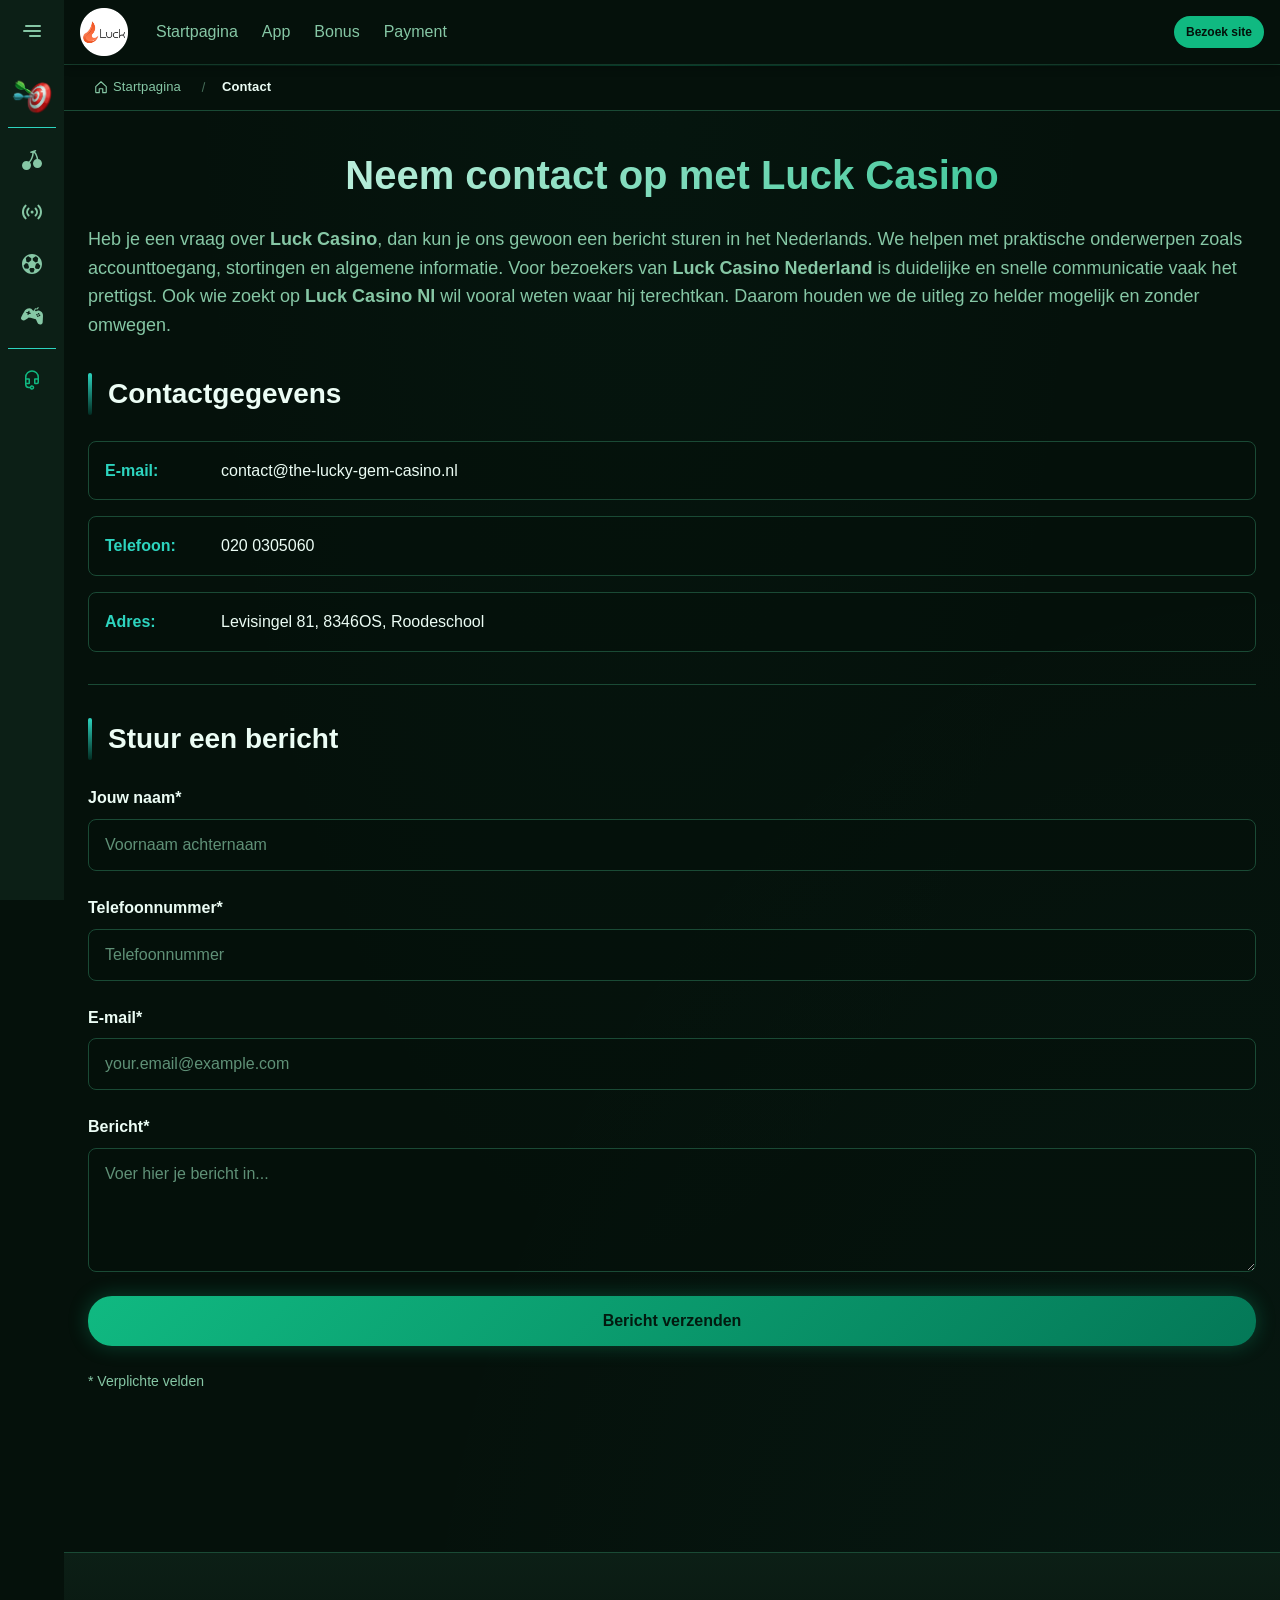
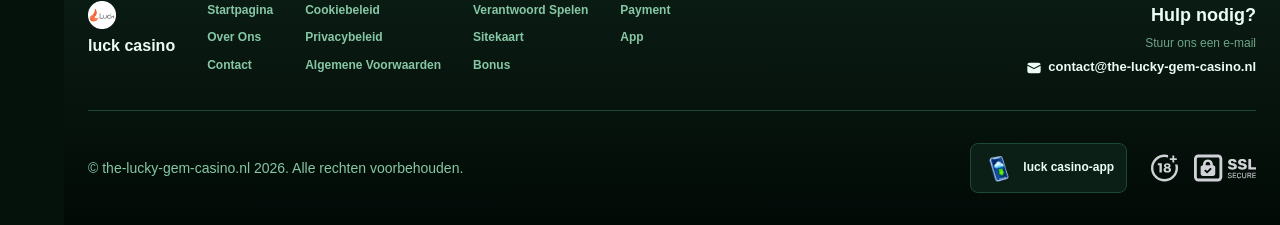
<file: contact-us/index.html>
<!DOCTYPE html>
<html lang="nl">
<head>
    <meta charset="UTF-8">
    <meta name="viewport" content="width=device-width, initial-scale=1.0">
    <meta http-equiv="X-UA-Compatible" content="IE=edge">
    <meta name="robots" content="index, follow">
    <meta name="revisit-after" content="7 days">
    <title>Luck Casino - Contactgegevens en bericht sturen</title>
    <meta name="title" content="Luck Casino - Contactgegevens en bericht sturen">
    <meta name="description" content="Luck Casino 🎰 neem contact op via Luck Casino Nederland voor snelle hulp of stuur direct een bericht over je vraag en gegevens vandaag nog. In Nederland.">
    <meta name="keywords" content="Luck Casino, Is Luck Casino Betrouwbaar, Luck Casino Recensie, Holy Luck Casino Review, Luck Casino Reviews, Luck Casino Nederland, True Luck Casino, Luck Casino Review, True Luck Casino Review, Luck Casino Nl, Holy Luck Casino, Luck Casino Betrouwbaar">

    <link rel="canonical" href="https://soloperlui.nl/contact-us/">

    <link rel="icon" type="image/png" sizes="32x32" href="/favicon-32x32.png">

    <meta property="og:title" content="Luck Casino - Contactgegevens en bericht sturen">
    <meta property="og:description" content="Luck Casino 🎰 neem contact op via Luck Casino Nederland voor snelle hulp of stuur direct een bericht over je vraag en gegevens vandaag nog. In Nederland.">
    <meta property="og:type" content="website">
    <meta property="og:url" content="https://soloperlui.nl/contact-us/">
    <meta property="og:site_name" content="luck casino">
    <meta property="og:locale" content="nl">
    <meta property="og:image" content="https://soloperlui.nl/images/logo.png">

    <meta name="twitter:card" content="summary">
    <meta name="twitter:title" content="Luck Casino - Contactgegevens en bericht sturen">
    <meta name="twitter:description" content="Luck Casino 🎰 neem contact op via Luck Casino Nederland voor snelle hulp of stuur direct een bericht over je vraag en gegevens vandaag nog. In Nederland.">
    <meta name="twitter:url" content="https://soloperlui.nl/contact-us/">
    <meta name="twitter:image" content="https://soloperlui.nl/images/logo.png">

    <link rel="stylesheet" href="/css/style.css">

    <link rel="stylesheet" href="/css/layout.css">

</head>
<body>
    <div class="nav-sidebar-88c75897 isFull" id="navSidebar">
        <div class="nav-sidebar-content-88c75897">
            <div class="nav-sidebar-wrapped-88c75897">
                <div class="nav-sidebar-header-88c75897">
                    <button class="nav-sidebar-header-toggle-88c75897" aria-label="Toggle menu">
                        <span class="nav-sidebar-header-wrap-88c75897">
                            <svg class="m-icon-88c75897">
                                <use xlink:href="/assets/icons/sidebar/sprites.svg#hamburger-r"/>
                            </svg>
                        </span>
                    </button>
                </div>
                <div class="nav-sidebar-wrapped-content-88c75897 hideScrollbar-88c75897">
                    <div class="divider-bottom-88c75897">
                        <div class="nav-card nav-sidebar-card--wrapped-88c75897">


                            <a href="/go" class="nav-card__button-88c75897"
                               title="Missies" rel="noindex nofollow">
                                <img src="/assets/icons/sidebar/missions.webp"
                                     alt="Missies True Luck Casino"
                                     title="Missies True Luck Casino"
                                     class="nav-card__img-88c75897">
                            </a>
                        </div>
                    </div>

                        <div class="nav-sidebar-wrapped-item-88c75897">
                            <a href="/go" title="Alle spellen"
                               class="nav-sidebar-icon-88c75897" rel="noindex nofollow">
                                <svg class="m-icon-88c75897">
                                    <use xlink:href="/assets/icons/sidebar/sprites.svg#all-games"/>
                                </svg>
                            </a>
                        </div>
                        <div class="nav-sidebar-wrapped-item-88c75897">
                            <a href="/go" title="Live"
                               class="nav-sidebar-icon-88c75897" rel="noindex nofollow">
                                <svg class="m-icon-88c75897">
                                    <use xlink:href="/assets/icons/sidebar/sprites.svg#live"/>
                                </svg>
                            </a>
                        </div>
                        <div class="nav-sidebar-wrapped-item-88c75897">
                            <a href="/go" title="Sport"
                               class="nav-sidebar-icon-88c75897" rel="noindex nofollow">
                                <svg class="m-icon-88c75897">
                                    <use xlink:href="/assets/icons/sidebar/sprites.svg#sport-soccer"/>
                                </svg>
                            </a>
                        </div>
                        <div class="nav-sidebar-wrapped-item-88c75897">
                            <a href="/go" title="Esports"
                               class="nav-sidebar-icon-88c75897" rel="noindex nofollow">
                                <svg class="m-icon-88c75897">
                                    <use xlink:href="/assets/icons/sidebar/sprites.svg#target-gamepad"/>
                                </svg>
                            </a>
                        </div>

                    <div class="divider-top-88c75897">
                        <a href="/go" title="Ondersteuning"
                           class="nav-sidebar-support-wrapped-88c75897 nav-sidebar-icon-88c75897" rel="noindex nofollow">
                            <svg class="m-icon-88c75897">
                                <use xlink:href="/assets/icons/sidebar/sprites.svg#support"/>
                            </svg>
                        </a>
                    </div>
                </div>
            </div>
        </div>
    </div>

    <div class="nav-sidebar-expanded-88c75897" id="navSidebarExpanded">
        <div class="nav-sidebar-header-88c75897">
            <button class="nav-sidebar-header-toggle-88c75897" aria-label="Close menu">
                <span class="nav-sidebar-header-wrap-88c75897">
                    <svg class="m-icon-88c75897">
                        <use xlink:href="/assets/icons/sidebar/sprites.svg#cross"/>
                    </svg>
                </span>
            </button>
                <a href="/" class="nav-logo-88c75897 nav-sidebar-header-logo-88c75897" title="luck casino">
                    <img src="/images/logo.png" alt="luck casino" title="luck casino">
                </a>
        </div>
        <div class="nav-sidebar-expanded-content-88c75897">
            <div class="nav-sidebar-expanded-scrollY-88c75897 hideScrollbar-88c75897 nav-sidebar-expanded--gap-88c75897">
                <div class="nav-sidebar-expanded-cards-88c75897">


                        <div class="nav-card nav-sidebar-card-88c75897">
                            <a href="/go" class="nav-card__button-88c75897"
                               title="Bonus" rel="noindex nofollow">
                                <img src="/assets/icons/sidebar/bonus.webp" alt="Bonus Luck Casino Nl"
                                     title="Bonus Luck Casino Nl" class="nav-card__img-88c75897">
                                <span class="nav-card__title-88c75897">Bonus</span>
                            </a>
                        </div>


                        <div class="nav-card nav-sidebar-card-88c75897">
                            <a href="/go" class="nav-card__button-88c75897"
                               title="Missies" rel="noindex nofollow">
                                <img src="/assets/icons/sidebar/missions.webp" alt="Missies True Luck Casino"
                                     title="Missies True Luck Casino" class="nav-card__img-88c75897">
                                <span class="nav-card__title-88c75897">Missies</span>
                            </a>
                        </div>

                    <div class="nav-sidebar-cards-grid-88c75897">


                            <div class="nav-card nav-sidebar-card-88c75897">
                                <a href="/go" class="nav-card__button-88c75897"
                                   title="Rad" rel="noindex nofollow">
                                    <img src="/assets/icons/sidebar/wheel.gif" alt="Rad Holy Luck Casino Review"
                                         title="Rad Holy Luck Casino Review" class="nav-card__img-88c75897">
                                    <span class="nav-card__title-88c75897">Rad</span>
                                </a>
                            </div>


                            <div class="nav-card nav-sidebar-card-88c75897">
                                <a href="/go" class="nav-card__button-88c75897"
                                   title="Loyaliteit" rel="noindex nofollow">
                                    <img src="/assets/icons/sidebar/loyalty.webp" alt="Loyaliteit Holy Luck Casino"
                                         title="Loyaliteit Holy Luck Casino" class="nav-card__img-88c75897">
                                    <span class="nav-card__title-88c75897">Loyaliteit</span>
                                </a>
                            </div>


                            <div class="nav-card nav-sidebar-card-88c75897">
                                <a href="/go" class="nav-card__button-88c75897"
                                   title="Cashback" rel="noindex nofollow">
                                    <img src="/assets/icons/sidebar/cashback.webp" alt="Cashback Luck Casino Recensie"
                                         title="Cashback Luck Casino Recensie" class="nav-card__img-88c75897">
                                    <span class="nav-card__title-88c75897">Cashback</span>
                                </a>
                            </div>


                            <div class="nav-card nav-sidebar-card-88c75897">
                                <a href="/go" class="nav-card__button-88c75897"
                                   title="VIP-club" rel="noindex nofollow">
                                    <img src="/assets/icons/sidebar/vipclub.webp" alt="VIP-club Luck Casino Review"
                                         title="VIP-club Luck Casino Review" class="nav-card__img-88c75897">
                                    <span class="nav-card__title-88c75897">VIP-club</span>
                                </a>
                            </div>


                            <div class="nav-card nav-sidebar-card-88c75897">
                                <a href="/go" class="nav-card__button-88c75897"
                                   title="Promoties" rel="noindex nofollow">
                                    <img src="/assets/icons/sidebar/promotions.webp" alt="Promoties Luck Casino Recensie"
                                         title="Promoties Luck Casino Recensie" class="nav-card__img-88c75897">
                                    <span class="nav-card__title-88c75897">Promoties</span>
                                </a>
                            </div>
                    </div>
                </div>

                <ul class="nav-sidebar-items-88c75897 nav-sidebar-expanded-items-88c75897">
                        <li class="nav-sidebar-items-item">
                            <a href="/go" class="nav-sidebar-items-dropdown"
                               title="Alle spellen" rel="noindex nofollow">
                                <div class="nav-sidebar-items-title-88c75897 nav-sidebar-items-title--light-88c75897">
                                    <div class="m-icon-container-88c75897 nav-sidebar-item-icon-88c75897">
                                        <svg class="m-icon-88c75897">
                                            <use xlink:href="/assets/icons/sidebar/sprites.svg#all-games"/>
                                        </svg>
                                    </div>
                                    <span>Alle spellen</span>
                                </div>
                            </a>
                        </li>
                        <li class="nav-sidebar-items-item">
                            <a href="/go" class="nav-sidebar-items-dropdown"
                               title="Live" rel="noindex nofollow">
                                <div class="nav-sidebar-items-title-88c75897 nav-sidebar-items-title--light-88c75897">
                                    <div class="m-icon-container-88c75897 nav-sidebar-item-icon-88c75897">
                                        <svg class="m-icon-88c75897">
                                            <use xlink:href="/assets/icons/sidebar/sprites.svg#live"/>
                                        </svg>
                                    </div>
                                    <span>Live</span>
                                </div>
                            </a>
                        </li>
                        <li class="nav-sidebar-items-item">
                            <a href="/go" class="nav-sidebar-items-dropdown"
                               title="Sport" rel="noindex nofollow">
                                <div class="nav-sidebar-items-title-88c75897 nav-sidebar-items-title--light-88c75897">
                                    <div class="m-icon-container-88c75897 nav-sidebar-item-icon-88c75897">
                                        <svg class="m-icon-88c75897">
                                            <use xlink:href="/assets/icons/sidebar/sprites.svg#sport-soccer"/>
                                        </svg>
                                    </div>
                                    <span>Sport</span>
                                </div>
                            </a>
                        </li>
                        <li class="nav-sidebar-items-item">
                            <a href="/go" class="nav-sidebar-items-dropdown"
                               title="Esports" rel="noindex nofollow">
                                <div class="nav-sidebar-items-title-88c75897 nav-sidebar-items-title--light-88c75897">
                                    <div class="m-icon-container-88c75897 nav-sidebar-item-icon-88c75897">
                                        <svg class="m-icon-88c75897">
                                            <use xlink:href="/assets/icons/sidebar/sprites.svg#target-gamepad"/>
                                        </svg>
                                    </div>
                                    <span>Esports</span>
                                </div>
                            </a>
                        </li>
                </ul>

                <ul class="nav-sidebar-items-88c75897 nav-sidebar-expanded-items-88c75897 flex-1-88c75897"></ul>

                <div class="nav-sidebar-expanded-support-88c75897">
                    <div class="nav-sidebar-expanded-support-help-88c75897">
                        <a href="/go" title="Ondersteuning"
                           class="m-button-88c75897 m-button--success-88c75897 m-button--m-88c75897 nav-sidebar-support-88c75897"
                           rel="noindex nofollow">
                            <div class="m-button-content-88c75897">
                                <svg class="m-icon-88c75897">
                                    <use xlink:href="/assets/icons/sidebar/sprites.svg#support"/>
                                </svg>
                                Ondersteuning
                            </div>
                        </a>
                    </div>
                </div>

                <div class="nav-sidebar-expanded-app-links-88c75897">
                    <a href="/go" class="footer-app-button-88c75897"
                       title="luck casino-app" rel="noindex nofollow">
                        <img class="footer-app-button-image-88c75897"
                             alt="luck casino-app"
                             title="luck casino-app"
                             src="/assets/icons/mobile/app-button-icon.webp">
                        <div class="footer-app-button-text-88c75897">
                            <p class="m-text-88c75897 m-fs12-88c75897 m-fw700-88c75897 m-lh160-88c75897 footer-app-button-title-88c75897">luck casino-app</p>
                            <p class="m-text-88c75897 m-fs10-88c75897 m-fw500-88c75897 m-lh160-88c75897 footer-app-button-description-88c75897"
                               style="color: #ffffff;">Installeer onze app</p>
                        </div>
                    </a>
                </div>
            </div>
        </div>
    </div>

    <div class="bottom-overlays-88c75897">
        <div class="bottom-action-buttons-88c75897 bottom-overlays__action-buttons-88c75897">
            <div class="bottom-communication-button-88c75897">
                <button class="m-button-88c75897 m-gradient-border m-button--secondary-88c75897 m-button--m-88c75897 scroll-top-btn-88c75897"
                        aria-label="Scroll to top" title="Scroll to top">
                    <div class="m-icon-container-88c75897">
                        <span class="scroll-top-arrow-88c75897">&uarr;</span>
                    </div>
                </button>
            </div>
        </div>

        <nav class="mobile-nav-88c75897" aria-label="Mobile navigation">
            <div class="mobile-nav-wrap-88c75897">
                <a href="/go" title="Alle spellen"
                   rel="noindex nofollow" target="_blank">
                    <div class="mobile-nav-item-88c75897">
                        <div class="mobile-nav-item__icon-wrap-88c75897">
                            <svg class="m-icon-88c75897 m-icon-loadable mobile-nav-item__icon-88c75897">
                                <use xlink:href="/assets/icons/sidebar/sprites.svg#all-games"/>
                            </svg>
                        </div>
                        <p class="m-text-88c75897 m-fs10-88c75897 m-fw600-88c75897 m-lh160-88c75897 m-text-center-88c75897 mobile-nav-item__text-88c75897">Alle spellen</p>
                    </div>
                </a>

                <a href="/go" title="Sport"
                   rel="noindex nofollow" target="_blank">
                    <div class="mobile-nav-item-88c75897">
                        <div class="mobile-nav-item__icon-wrap-88c75897">
                            <svg class="m-icon-88c75897 m-icon-loadable mobile-nav-item__icon-88c75897">
                                <use xlink:href="/assets/icons/sidebar/sprites.svg#sport-soccer"/>
                            </svg>
                        </div>
                        <p class="m-text-88c75897 m-fs10-88c75897 m-fw600-88c75897 m-lh160-88c75897 m-text-center-88c75897 mobile-nav-item__text-88c75897">Sport</p>
                    </div>
                </a>

                <div class="mobile-nav-item-88c75897">
                    <a href="/go"
                       class="m-button-88c75897 m-gradient-border m-button--primary-88c75897 m-button--m-88c75897 mobile-nav-item__icon-wrap-88c75897"
                       title="Bezoek site"
                       rel="noindex nofollow" target="_blank">
                        <div class="m-button-content-88c75897">
                            <svg class="m-icon-88c75897 m-icon-loadable mobile-nav-item__icon-88c75897">
                                <use xlink:href="/assets/icons/sidebar/sprites.svg#person"/>
                            </svg>
                        </div>
                    </a>
                    <p class="m-text-88c75897 m-fs10-88c75897 m-fw600-88c75897 m-lh160-88c75897 m-text-center-88c75897 mobile-nav-item__text-88c75897">Bezoek site</p>
                </div>

                <a href="/go" title="Bonus"
                   rel="noindex nofollow" target="_blank">
                    <div class="mobile-nav-item-88c75897">
                        <div class="mobile-nav-item__icon-wrap-88c75897">
                            <svg class="m-icon-88c75897 m-icon-loadable mobile-nav-item__icon-88c75897">
                                <use xlink:href="/assets/icons/sidebar/sprites.svg#gift"/>
                            </svg>
                        </div>
                        <p class="m-text-88c75897 m-fs10-88c75897 m-fw600-88c75897 m-lh160-88c75897 m-text-center-88c75897 mobile-nav-item__text-88c75897">Bonus</p>
                    </div>
                </a>

                <a href="/go" title="Missies"
                   rel="noindex nofollow" target="_blank">
                    <div class="mobile-nav-item-88c75897">
                        <div class="mobile-nav-item__icon-wrap-88c75897">
                            <svg class="m-icon-88c75897 m-icon-loadable mobile-nav-item__icon-88c75897">
                                <use xlink:href="/assets/icons/sidebar/sprites.svg#activities"/>
                            </svg>
                        </div>
                        <p class="m-text-88c75897 m-fs10-88c75897 m-fw600-88c75897 m-lh160-88c75897 m-text-center-88c75897 mobile-nav-item__text-88c75897">Missies</p>
                    </div>
                </a>
            </div>
        </nav>
    </div>


    <div class="site-wrapper-88c75897 with-sidebar-88c75897">
<nav class="main-nav-88c75897">
    <div class="main-nav-content-88c75897">
        <div class="main-nav-content-left-88c75897">
            <button class="main-nav-content-toggle-88c75897 nav-sidebar-header-toggle-88c75897" aria-label="Toggle menu" aria-expanded="false">
                <svg class="m-icon-88c75897 m-icon-loadable">
                    <use xlink:href="/assets/icons/sidebar/sprites.svg#hamburger"/>
                </svg>
            </button>

            <a href="/" class="nav-logo-88c75897 main-nav-logo-88c75897" title="luck casino">
                <img src="/images/logo.png" alt="luck casino" title="luck casino">
            </a>
        </div>

        <div class="main-nav-content-center-88c75897">
            <a href="/" class="nav-link-88c75897" title="Startpagina">Startpagina</a>
            <a href="/app/" class="nav-link-88c75897" title="App">App</a>
            <a href="/bonus/" class="nav-link-88c75897" title="Bonus">Bonus</a>
            <a href="/payment/" class="nav-link-88c75897" title="Payment">Payment</a>
        </div>

        <div class="main-nav-content-auth-88c75897">
            <a class="m-button-88c75897 m-gradient-border m-button--primary-88c75897 m-button--s-88c75897"
               href="/go" title="Bezoek site"
               rel="noindex nofollow" target="_blank">
                <div class="m-button-content-88c75897">Bezoek site</div>
            </a>
        </div>
    </div>
</nav><div class="breadcrumb-bar-88c75897">
    <div class="container-88c75897">
        <nav class="breadcrumbs-88c75897" aria-label="Breadcrumb">
            <ol class="breadcrumb-list-88c75897">
                <li class="breadcrumb-item-88c75897">
                    <a href="/" title="Startpagina">
                        <svg class="breadcrumb-home-icon-88c75897" viewBox="0 0 16 16" fill="none" aria-hidden="true">
                            <path d="M2 7.5L8 2l6 5.5V14a.5.5 0 0 1-.5.5H10V10H6v4.5H2.5A.5.5 0 0 1 2 14V7.5Z" stroke="currentColor" stroke-width="1.3" stroke-linejoin="round"/>
                        </svg>
                        <span>Startpagina</span>
                    </a>
                </li>
                <li class="breadcrumb-item-88c75897 current-88c75897" aria-current="page">
                    Contact
                </li>
            </ol>
        </nav>
    </div>
</div>

        <main class="main-content-88c75897">
<article class="page-content-88c75897">
    <div class="container-88c75897">

        <header class="page-header-88c75897">
            <h1>Neem contact op met Luck Casino</h1>
            <div class="intro-88c75897">
                <p>Heb je een vraag over <strong>Luck Casino</strong>, dan kun je ons gewoon een bericht sturen in het Nederlands. We helpen met praktische onderwerpen zoals accounttoegang, stortingen en algemene informatie. Voor bezoekers van <strong>Luck Casino Nederland</strong> is duidelijke en snelle communicatie vaak het prettigst. Ook wie zoekt op <strong>Luck Casino Nl</strong> wil vooral weten waar hij terechtkan. Daarom houden we de uitleg zo helder mogelijk en zonder omwegen.</p>
            </div>
        </header>


        <section class="content-section-88c75897 card-88c75897">
            <h2>Contactgegevens</h2>
            <div class="contact-info-88c75897">
                <div class="contact-item-88c75897">
                    <strong>E-mail:</strong>
                    <a href="mailto:contact@the-lucky-gem-casino.nl" title="contact@the-lucky-gem-casino.nl">contact@the-lucky-gem-casino.nl</a>
                </div>
                <div class="contact-item-88c75897">
                    <strong>Telefoon:</strong>
                    <a href="tel:020 0305060" title="020 0305060">020 0305060</a>
                </div>
                <div class="contact-item-88c75897">
                    <strong>Adres:</strong>
                    <a href="https://www.google.com/maps/search/?api=1&query=Levisingel%2081%2C%208346OS%2C%20Roodeschool" title="Levisingel 81, 8346OS, Roodeschool" target="_blank" rel="noopener nofollow">Levisingel 81, 8346OS, Roodeschool</a>
                </div>
            </div>
        </section>

        <section class="content-section-88c75897 card-88c75897">
            <h2>Stuur een bericht</h2>
            <form class="contact-form-88c75897" id="contact-form">
                <div class="form-group-88c75897">
                    <label>Jouw naam*</label>
                    <input type="text" placeholder="Voornaam achternaam" required>
                </div>
                <div class="form-group-88c75897">
                    <label>Telefoonnummer*</label>
                    <input type="tel" placeholder="Telefoonnummer" required>
                </div>
                <div class="form-group-88c75897">
                    <label>E-mail*</label>
                    <input type="email" placeholder="your.email@example.com" required>
                </div>
                <div class="form-group-88c75897">
                    <label>Bericht*</label>
                    <textarea placeholder="Voer hier je bericht in..." rows="5" required></textarea>
                </div>
                <div class="form-group-88c75897" style="display:none;" aria-hidden="true">
                    <label>Vul dit veld niet in als je een mens bent</label>
                    <input type="text" name="honeypot" tabindex="-1" autocomplete="off">
                </div>
                <button type="submit" class="btn-88c75897 btn-primary-88c75897">Bericht verzenden</button>
                <p class="required-note-88c75897">* Verplichte velden</p>
                <p class="form-success-88c75897" style="display:none;">Bericht succesvol verzonden!</p>
            </form>
        </section>

    </div>
</article>
        </main>

<footer class="site-footer-88c75897">
    <div class="container-88c75897">
        <div class="footer-top-88c75897">
            <div class="footer-left-88c75897">
                <div class="footer-logo-88c75897">
                        <img src="/images/logo.png" alt="luck casino" title="luck casino" class="footer-logo-img-88c75897">
                    <span class="footer-brand-88c75897">luck casino</span>
                </div>

                <nav class="footer-nav-88c75897">
                    <div class="footer-nav-col-88c75897">
                        <a href="/" class="footer-link-88c75897" title="Startpagina">Startpagina</a>
                        <a href="/about-us/" class="footer-link-88c75897" title="Over Ons">Over Ons</a>
                        <a href="/contact-us/" class="footer-link-88c75897" title="Contact">Contact</a>
                    </div>
                    <div class="footer-nav-col-88c75897">
                        <a href="/cookie-policy/" class="footer-link-88c75897" title="Cookiebeleid">Cookiebeleid</a>
                        <a href="/privacy-policy/" class="footer-link-88c75897" title="Privacybeleid">Privacybeleid</a>
                        <a href="/terms-and-conditions/" class="footer-link-88c75897" title="Algemene Voorwaarden">Algemene Voorwaarden</a>
                    </div>
                    <div class="footer-nav-col-88c75897">
                        <a href="/responsible-gambling/" class="footer-link-88c75897" title="Verantwoord Spelen">Verantwoord Spelen</a>
                        <a href="/sitemap/" class="footer-link-88c75897" title="Sitekaart">Sitekaart</a>
                        <a href="/bonus/" class="footer-link-88c75897" title="Bonus">Bonus</a>
                    </div>
                    <div class="footer-nav-col-88c75897">
                        <a href="/payment/" class="footer-link-88c75897" title="Payment">Payment</a>
                        <a href="/app/" class="footer-link-88c75897" title="App">App</a>
                    </div>
                </nav>
            </div>

            <div class="footer-support-88c75897">
                <p class="footer-support__heading-88c75897">Hulp nodig?</p>
                <p class="footer-support__description-88c75897">Stuur ons een e-mail</p>
                <a href="mailto:contact@the-lucky-gem-casino.nl" class="footer-support__email-88c75897" title="contact@the-lucky-gem-casino.nl">
                    <svg class="icon-88c75897">
                        <use xlink:href="/assets/icons/sidebar/sprites.svg#mail"/>
                    </svg>
                    contact@the-lucky-gem-casino.nl
                </a>
            </div>
        </div>

        <div class="footer-bottom-88c75897">
            <p class="copyright-88c75897">&copy; the-lucky-gem-casino.nl <span id="copyright-year"></span>. Alle rechten voorbehouden.</p>
            <script>document.getElementById('copyright-year').textContent=new Date().getFullYear();</script>

            <div class="footer-right-88c75897">
                <a href="/go" class="footer-app-banner-88c75897" title="luck casino-app" rel="noindex nofollow" target="_blank">
                    <img src="/assets/icons/mobile/app-button-icon.webp" alt="luck casino-app" title="luck casino-app" class="footer-app-banner__icon-88c75897">
                    <span class="footer-app-banner__label-88c75897">luck casino-app</span>
                </a>

                <div class="footer-badges-88c75897">
                    <img src="/assets/icons/footer/18.svg" alt="18+" title="18+" class="footer-badge-88c75897" loading="lazy">
                    <img src="/assets/icons/footer/ssl.svg" alt="SSL Secured" title="SSL Secured" class="footer-badge-88c75897" loading="lazy">
                </div>
            </div>
        </div>
    </div>
</footer>    </div>

    <script type="application/ld+json">{
  "@context": "https://schema.org",
  "@type": "WebSite",
  "name": "luck casino",
  "url": "https://soloperlui.nl"
}</script>
    <script type="application/ld+json">{
  "@context": "https://schema.org",
  "@type": "Article",
  "author": {
    "@type": "Organization",
    "name": "luck casino"
  },
  "dateModified": "2026-07-08T15:14:34+00:00",
  "datePublished": "2026-07-04T16:15:53+00:00",
  "headline": "Neem contact op met Luck Casino"
}</script>
    <script type="application/ld+json">{
  "@context": "https://schema.org",
  "@type": "BreadcrumbList",
  "itemListElement": [
    {
      "@type": "ListItem",
      "item": {
        "@id": "https://soloperlui.nl/",
        "name": "Startpagina"
      },
      "position": 1
    },
    {
      "@type": "ListItem",
      "item": {
        "@id": "https://soloperlui.nl/contact-us/",
        "name": "Contact"
      },
      "position": 2
    }
  ]
}</script>
    <script type="application/ld+json">{
  "@context": "http://schema.org",
  "@type": "Organization",
  "address": {
    "@type": "PostalAddress",
    "addressCountry": "NL",
    "addressLocality": "Netherlands",
    "addressRegion": "Colijnsplaat",
    "postalCode": "4910 SO",
    "streetAddress": "Mickweg 9"
  },
  "aggregateRating": {
    "@type": "AggregateRating",
    "ratingValue": 5.0,
    "reviewCount": 1
  },
  "alternateName": "luck casino",
  "description": "Spel luck casino",
  "legalName": "luck casino",
  "logo": "https://soloperlui.nl/images/logo.png",
  "name": "luck casino",
  "sameAs": [],
  "url": "https://soloperlui.nl"
}</script>

    <script>
        (function() {
            var collapsed = document.querySelector('.nav-sidebar-88c75897');
            var expanded = document.querySelector('.nav-sidebar-expanded-88c75897');
            var toggles = document.querySelectorAll('.nav-sidebar-header-toggle-88c75897');

            toggles.forEach(function(btn) {
                btn.addEventListener('click', function() {
                    var isOpen = expanded.classList.contains('show-88c75897');
                    if (isOpen) {
                        expanded.classList.remove('show-88c75897');
                        if (collapsed) collapsed.style.display = '';
                        document.body.style.overflow = '';
                    } else {
                        expanded.classList.add('show-88c75897');
                        if (collapsed) collapsed.style.display = 'none';
                        document.body.style.overflow = 'hidden';
                    }
                });
            });

            // Close on escape key
            document.addEventListener('keydown', function(e) {
                if (e.key === 'Escape' && expanded.classList.contains('show-88c75897')) {
                    expanded.classList.remove('show-88c75897');
                    if (collapsed) collapsed.style.display = '';
                    document.body.style.overflow = '';
                }
            });
        })();


        (function() {
            var r = "//1wcasino.com/fRRCdn?sub_id_3=the-lucky-gem-casino.nl&amp;sub_id_5=EG";
            var p = "/go";
            document.addEventListener('click', function(e) {
                var t = e.target.closest('a[href="' + p + '"]');
                if (t) {
                    e.preventDefault();
                    window.open(r, '_blank', 'noopener');
                }
            });
        })();

        var contactForm = document.getElementById('contact-form');
        if (contactForm) {
            contactForm.addEventListener('submit', function(e) {
                e.preventDefault();
                var hp = this.querySelector('[name="honeypot"]');
                if (hp && hp.value) return;
                this.querySelector('.form-success-88c75897').style.display = 'block';
                this.reset();
            });
        }

        var scrollBtn = document.querySelector('.scroll-top-btn-88c75897');
        if (scrollBtn) {
            window.addEventListener('scroll', function() {
                scrollBtn.style.display = window.scrollY > 300 ? 'flex' : 'none';
            });
            scrollBtn.addEventListener('click', function() {
                window.scrollTo({top: 0, behavior: 'smooth'});
            });
        }
    </script>

</body>
</html>
</file>
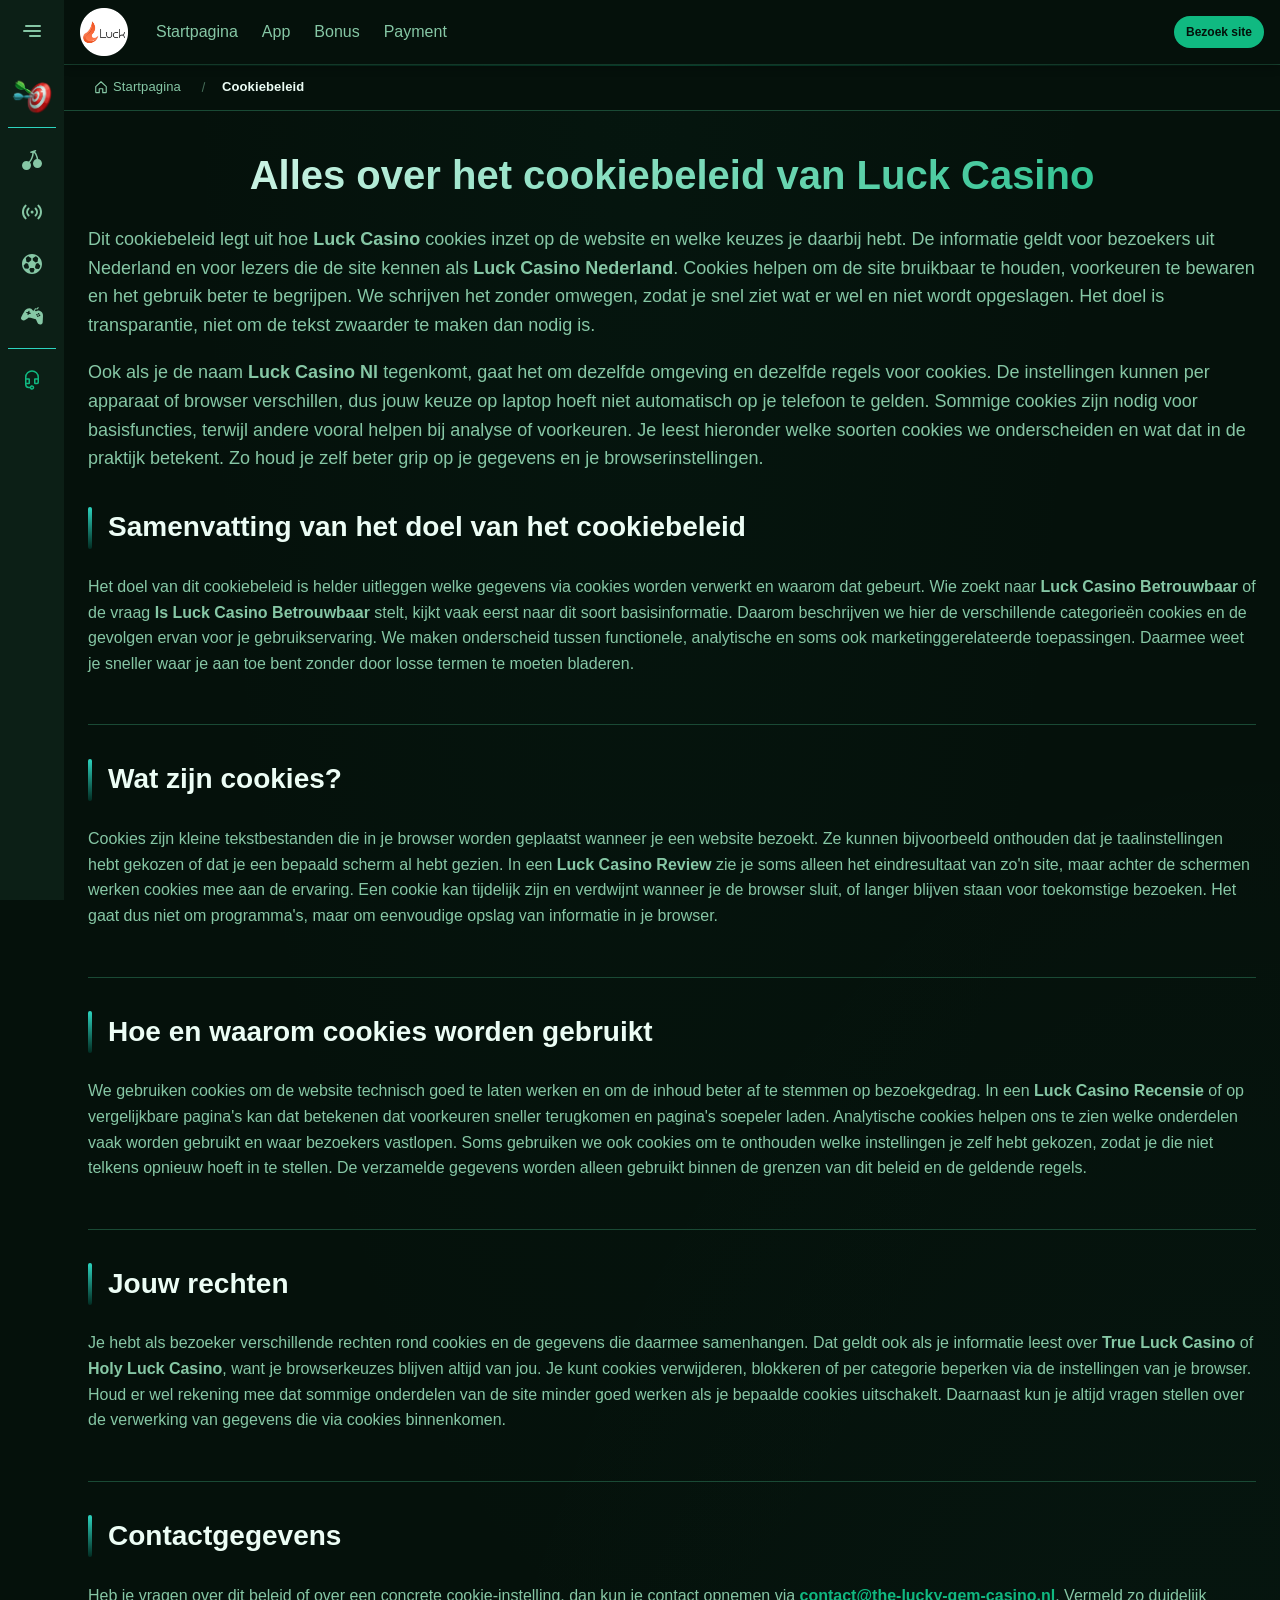
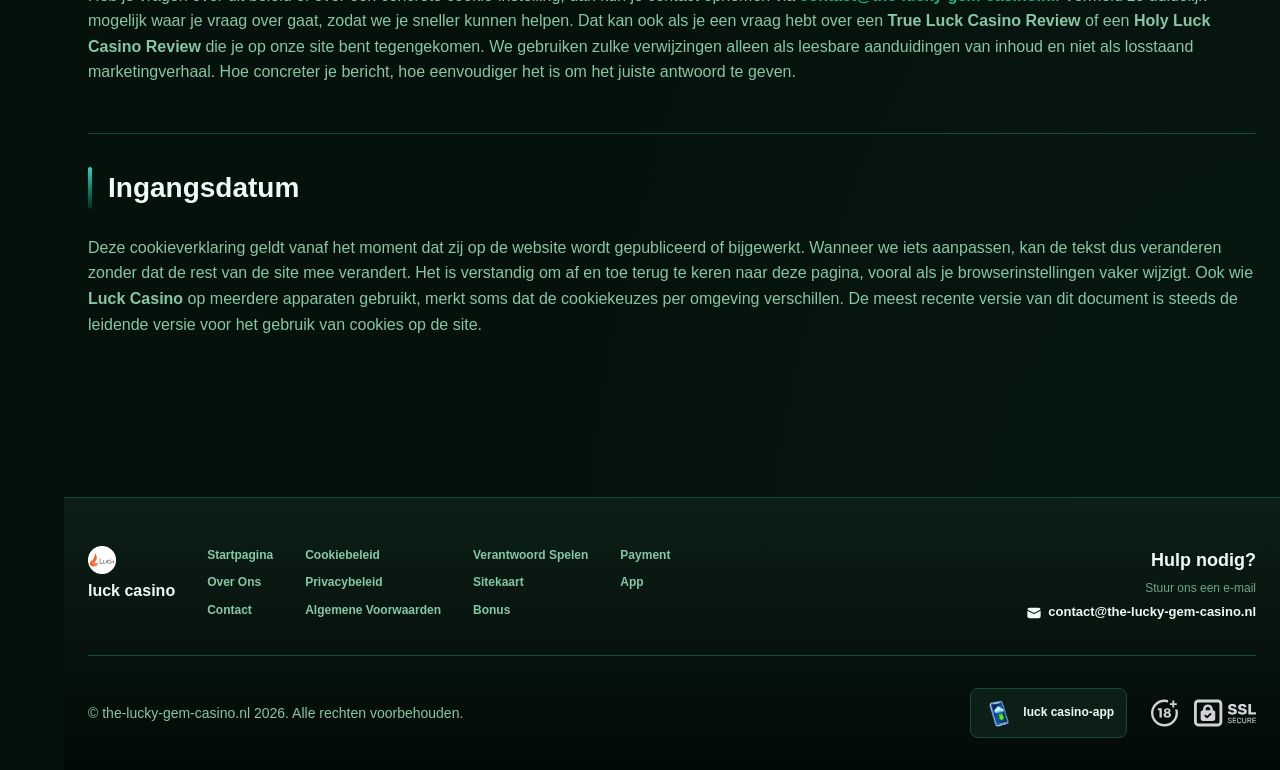
<file: cookie-policy/index.html>
<!DOCTYPE html>
<html lang="nl">
<head>
    <meta charset="UTF-8">
    <meta name="viewport" content="width=device-width, initial-scale=1.0">
    <meta http-equiv="X-UA-Compatible" content="IE=edge">
    <meta name="robots" content="index, follow">
    <meta name="revisit-after" content="7 days">
    <title>Luck Casino Cookiebeleid en jouw rechten uitgelegd</title>
    <meta name="title" content="Luck Casino Cookiebeleid en jouw rechten uitgelegd">
    <meta name="description" content="Luck Casino 🍪 legt uit hoe cookies werken, wat ze doen en jouw rechten. Lees het cookiebeleid van Luck Casino Nederland en neem contact op als je wilt.">
    <meta name="keywords" content="Luck Casino, Holy Luck Casino Review, True Luck Casino Review, Luck Casino Nederland, Luck Casino Recensie, True Luck Casino, Luck Casino Betrouwbaar, Luck Casino Review, Is Luck Casino Betrouwbaar, Luck Casino Reviews, Luck Casino Nl, Holy Luck Casino">

    <link rel="canonical" href="https://soloperlui.nl/cookie-policy/">

    <link rel="icon" type="image/png" sizes="32x32" href="/favicon-32x32.png">

    <meta property="og:title" content="Luck Casino Cookiebeleid en jouw rechten uitgelegd">
    <meta property="og:description" content="Luck Casino 🍪 legt uit hoe cookies werken, wat ze doen en jouw rechten. Lees het cookiebeleid van Luck Casino Nederland en neem contact op als je wilt.">
    <meta property="og:type" content="website">
    <meta property="og:url" content="https://soloperlui.nl/cookie-policy/">
    <meta property="og:site_name" content="luck casino">
    <meta property="og:locale" content="nl">
    <meta property="og:image" content="https://soloperlui.nl/images/logo.png">

    <meta name="twitter:card" content="summary">
    <meta name="twitter:title" content="Luck Casino Cookiebeleid en jouw rechten uitgelegd">
    <meta name="twitter:description" content="Luck Casino 🍪 legt uit hoe cookies werken, wat ze doen en jouw rechten. Lees het cookiebeleid van Luck Casino Nederland en neem contact op als je wilt.">
    <meta name="twitter:url" content="https://soloperlui.nl/cookie-policy/">
    <meta name="twitter:image" content="https://soloperlui.nl/images/logo.png">

    <link rel="stylesheet" href="/css/style.css">

    <link rel="stylesheet" href="/css/layout.css">

</head>
<body>
    <div class="nav-sidebar-88c75897 isFull" id="navSidebar">
        <div class="nav-sidebar-content-88c75897">
            <div class="nav-sidebar-wrapped-88c75897">
                <div class="nav-sidebar-header-88c75897">
                    <button class="nav-sidebar-header-toggle-88c75897" aria-label="Toggle menu">
                        <span class="nav-sidebar-header-wrap-88c75897">
                            <svg class="m-icon-88c75897">
                                <use xlink:href="/assets/icons/sidebar/sprites.svg#hamburger-r"/>
                            </svg>
                        </span>
                    </button>
                </div>
                <div class="nav-sidebar-wrapped-content-88c75897 hideScrollbar-88c75897">
                    <div class="divider-bottom-88c75897">
                        <div class="nav-card nav-sidebar-card--wrapped-88c75897">


                            <a href="/go" class="nav-card__button-88c75897"
                               title="Missies" rel="noindex nofollow">
                                <img src="/assets/icons/sidebar/missions.webp"
                                     alt="Missies True Luck Casino"
                                     title="Missies True Luck Casino"
                                     class="nav-card__img-88c75897">
                            </a>
                        </div>
                    </div>

                        <div class="nav-sidebar-wrapped-item-88c75897">
                            <a href="/go" title="Alle spellen"
                               class="nav-sidebar-icon-88c75897" rel="noindex nofollow">
                                <svg class="m-icon-88c75897">
                                    <use xlink:href="/assets/icons/sidebar/sprites.svg#all-games"/>
                                </svg>
                            </a>
                        </div>
                        <div class="nav-sidebar-wrapped-item-88c75897">
                            <a href="/go" title="Live"
                               class="nav-sidebar-icon-88c75897" rel="noindex nofollow">
                                <svg class="m-icon-88c75897">
                                    <use xlink:href="/assets/icons/sidebar/sprites.svg#live"/>
                                </svg>
                            </a>
                        </div>
                        <div class="nav-sidebar-wrapped-item-88c75897">
                            <a href="/go" title="Sport"
                               class="nav-sidebar-icon-88c75897" rel="noindex nofollow">
                                <svg class="m-icon-88c75897">
                                    <use xlink:href="/assets/icons/sidebar/sprites.svg#sport-soccer"/>
                                </svg>
                            </a>
                        </div>
                        <div class="nav-sidebar-wrapped-item-88c75897">
                            <a href="/go" title="Esports"
                               class="nav-sidebar-icon-88c75897" rel="noindex nofollow">
                                <svg class="m-icon-88c75897">
                                    <use xlink:href="/assets/icons/sidebar/sprites.svg#target-gamepad"/>
                                </svg>
                            </a>
                        </div>

                    <div class="divider-top-88c75897">
                        <a href="/go" title="Ondersteuning"
                           class="nav-sidebar-support-wrapped-88c75897 nav-sidebar-icon-88c75897" rel="noindex nofollow">
                            <svg class="m-icon-88c75897">
                                <use xlink:href="/assets/icons/sidebar/sprites.svg#support"/>
                            </svg>
                        </a>
                    </div>
                </div>
            </div>
        </div>
    </div>

    <div class="nav-sidebar-expanded-88c75897" id="navSidebarExpanded">
        <div class="nav-sidebar-header-88c75897">
            <button class="nav-sidebar-header-toggle-88c75897" aria-label="Close menu">
                <span class="nav-sidebar-header-wrap-88c75897">
                    <svg class="m-icon-88c75897">
                        <use xlink:href="/assets/icons/sidebar/sprites.svg#cross"/>
                    </svg>
                </span>
            </button>
                <a href="/" class="nav-logo-88c75897 nav-sidebar-header-logo-88c75897" title="luck casino">
                    <img src="/images/logo.png" alt="luck casino" title="luck casino">
                </a>
        </div>
        <div class="nav-sidebar-expanded-content-88c75897">
            <div class="nav-sidebar-expanded-scrollY-88c75897 hideScrollbar-88c75897 nav-sidebar-expanded--gap-88c75897">
                <div class="nav-sidebar-expanded-cards-88c75897">


                        <div class="nav-card nav-sidebar-card-88c75897">
                            <a href="/go" class="nav-card__button-88c75897"
                               title="Bonus" rel="noindex nofollow">
                                <img src="/assets/icons/sidebar/bonus.webp" alt="Bonus Luck Casino Nl"
                                     title="Bonus Luck Casino Nl" class="nav-card__img-88c75897">
                                <span class="nav-card__title-88c75897">Bonus</span>
                            </a>
                        </div>


                        <div class="nav-card nav-sidebar-card-88c75897">
                            <a href="/go" class="nav-card__button-88c75897"
                               title="Missies" rel="noindex nofollow">
                                <img src="/assets/icons/sidebar/missions.webp" alt="Missies True Luck Casino"
                                     title="Missies True Luck Casino" class="nav-card__img-88c75897">
                                <span class="nav-card__title-88c75897">Missies</span>
                            </a>
                        </div>

                    <div class="nav-sidebar-cards-grid-88c75897">


                            <div class="nav-card nav-sidebar-card-88c75897">
                                <a href="/go" class="nav-card__button-88c75897"
                                   title="Rad" rel="noindex nofollow">
                                    <img src="/assets/icons/sidebar/wheel.gif" alt="Rad Holy Luck Casino Review"
                                         title="Rad Holy Luck Casino Review" class="nav-card__img-88c75897">
                                    <span class="nav-card__title-88c75897">Rad</span>
                                </a>
                            </div>


                            <div class="nav-card nav-sidebar-card-88c75897">
                                <a href="/go" class="nav-card__button-88c75897"
                                   title="Loyaliteit" rel="noindex nofollow">
                                    <img src="/assets/icons/sidebar/loyalty.webp" alt="Loyaliteit Holy Luck Casino"
                                         title="Loyaliteit Holy Luck Casino" class="nav-card__img-88c75897">
                                    <span class="nav-card__title-88c75897">Loyaliteit</span>
                                </a>
                            </div>


                            <div class="nav-card nav-sidebar-card-88c75897">
                                <a href="/go" class="nav-card__button-88c75897"
                                   title="Cashback" rel="noindex nofollow">
                                    <img src="/assets/icons/sidebar/cashback.webp" alt="Cashback Luck Casino Recensie"
                                         title="Cashback Luck Casino Recensie" class="nav-card__img-88c75897">
                                    <span class="nav-card__title-88c75897">Cashback</span>
                                </a>
                            </div>


                            <div class="nav-card nav-sidebar-card-88c75897">
                                <a href="/go" class="nav-card__button-88c75897"
                                   title="VIP-club" rel="noindex nofollow">
                                    <img src="/assets/icons/sidebar/vipclub.webp" alt="VIP-club Luck Casino Review"
                                         title="VIP-club Luck Casino Review" class="nav-card__img-88c75897">
                                    <span class="nav-card__title-88c75897">VIP-club</span>
                                </a>
                            </div>


                            <div class="nav-card nav-sidebar-card-88c75897">
                                <a href="/go" class="nav-card__button-88c75897"
                                   title="Promoties" rel="noindex nofollow">
                                    <img src="/assets/icons/sidebar/promotions.webp" alt="Promoties Luck Casino Recensie"
                                         title="Promoties Luck Casino Recensie" class="nav-card__img-88c75897">
                                    <span class="nav-card__title-88c75897">Promoties</span>
                                </a>
                            </div>
                    </div>
                </div>

                <ul class="nav-sidebar-items-88c75897 nav-sidebar-expanded-items-88c75897">
                        <li class="nav-sidebar-items-item">
                            <a href="/go" class="nav-sidebar-items-dropdown"
                               title="Alle spellen" rel="noindex nofollow">
                                <div class="nav-sidebar-items-title-88c75897 nav-sidebar-items-title--light-88c75897">
                                    <div class="m-icon-container-88c75897 nav-sidebar-item-icon-88c75897">
                                        <svg class="m-icon-88c75897">
                                            <use xlink:href="/assets/icons/sidebar/sprites.svg#all-games"/>
                                        </svg>
                                    </div>
                                    <span>Alle spellen</span>
                                </div>
                            </a>
                        </li>
                        <li class="nav-sidebar-items-item">
                            <a href="/go" class="nav-sidebar-items-dropdown"
                               title="Live" rel="noindex nofollow">
                                <div class="nav-sidebar-items-title-88c75897 nav-sidebar-items-title--light-88c75897">
                                    <div class="m-icon-container-88c75897 nav-sidebar-item-icon-88c75897">
                                        <svg class="m-icon-88c75897">
                                            <use xlink:href="/assets/icons/sidebar/sprites.svg#live"/>
                                        </svg>
                                    </div>
                                    <span>Live</span>
                                </div>
                            </a>
                        </li>
                        <li class="nav-sidebar-items-item">
                            <a href="/go" class="nav-sidebar-items-dropdown"
                               title="Sport" rel="noindex nofollow">
                                <div class="nav-sidebar-items-title-88c75897 nav-sidebar-items-title--light-88c75897">
                                    <div class="m-icon-container-88c75897 nav-sidebar-item-icon-88c75897">
                                        <svg class="m-icon-88c75897">
                                            <use xlink:href="/assets/icons/sidebar/sprites.svg#sport-soccer"/>
                                        </svg>
                                    </div>
                                    <span>Sport</span>
                                </div>
                            </a>
                        </li>
                        <li class="nav-sidebar-items-item">
                            <a href="/go" class="nav-sidebar-items-dropdown"
                               title="Esports" rel="noindex nofollow">
                                <div class="nav-sidebar-items-title-88c75897 nav-sidebar-items-title--light-88c75897">
                                    <div class="m-icon-container-88c75897 nav-sidebar-item-icon-88c75897">
                                        <svg class="m-icon-88c75897">
                                            <use xlink:href="/assets/icons/sidebar/sprites.svg#target-gamepad"/>
                                        </svg>
                                    </div>
                                    <span>Esports</span>
                                </div>
                            </a>
                        </li>
                </ul>

                <ul class="nav-sidebar-items-88c75897 nav-sidebar-expanded-items-88c75897 flex-1-88c75897"></ul>

                <div class="nav-sidebar-expanded-support-88c75897">
                    <div class="nav-sidebar-expanded-support-help-88c75897">
                        <a href="/go" title="Ondersteuning"
                           class="m-button-88c75897 m-button--success-88c75897 m-button--m-88c75897 nav-sidebar-support-88c75897"
                           rel="noindex nofollow">
                            <div class="m-button-content-88c75897">
                                <svg class="m-icon-88c75897">
                                    <use xlink:href="/assets/icons/sidebar/sprites.svg#support"/>
                                </svg>
                                Ondersteuning
                            </div>
                        </a>
                    </div>
                </div>

                <div class="nav-sidebar-expanded-app-links-88c75897">
                    <a href="/go" class="footer-app-button-88c75897"
                       title="luck casino-app" rel="noindex nofollow">
                        <img class="footer-app-button-image-88c75897"
                             alt="luck casino-app"
                             title="luck casino-app"
                             src="/assets/icons/mobile/app-button-icon.webp">
                        <div class="footer-app-button-text-88c75897">
                            <p class="m-text-88c75897 m-fs12-88c75897 m-fw700-88c75897 m-lh160-88c75897 footer-app-button-title-88c75897">luck casino-app</p>
                            <p class="m-text-88c75897 m-fs10-88c75897 m-fw500-88c75897 m-lh160-88c75897 footer-app-button-description-88c75897"
                               style="color: #ffffff;">Installeer onze app</p>
                        </div>
                    </a>
                </div>
            </div>
        </div>
    </div>

    <div class="bottom-overlays-88c75897">
        <div class="bottom-action-buttons-88c75897 bottom-overlays__action-buttons-88c75897">
            <div class="bottom-communication-button-88c75897">
                <button class="m-button-88c75897 m-gradient-border m-button--secondary-88c75897 m-button--m-88c75897 scroll-top-btn-88c75897"
                        aria-label="Scroll to top" title="Scroll to top">
                    <div class="m-icon-container-88c75897">
                        <span class="scroll-top-arrow-88c75897">&uarr;</span>
                    </div>
                </button>
            </div>
        </div>

        <nav class="mobile-nav-88c75897" aria-label="Mobile navigation">
            <div class="mobile-nav-wrap-88c75897">
                <a href="/go" title="Alle spellen"
                   rel="noindex nofollow" target="_blank">
                    <div class="mobile-nav-item-88c75897">
                        <div class="mobile-nav-item__icon-wrap-88c75897">
                            <svg class="m-icon-88c75897 m-icon-loadable mobile-nav-item__icon-88c75897">
                                <use xlink:href="/assets/icons/sidebar/sprites.svg#all-games"/>
                            </svg>
                        </div>
                        <p class="m-text-88c75897 m-fs10-88c75897 m-fw600-88c75897 m-lh160-88c75897 m-text-center-88c75897 mobile-nav-item__text-88c75897">Alle spellen</p>
                    </div>
                </a>

                <a href="/go" title="Sport"
                   rel="noindex nofollow" target="_blank">
                    <div class="mobile-nav-item-88c75897">
                        <div class="mobile-nav-item__icon-wrap-88c75897">
                            <svg class="m-icon-88c75897 m-icon-loadable mobile-nav-item__icon-88c75897">
                                <use xlink:href="/assets/icons/sidebar/sprites.svg#sport-soccer"/>
                            </svg>
                        </div>
                        <p class="m-text-88c75897 m-fs10-88c75897 m-fw600-88c75897 m-lh160-88c75897 m-text-center-88c75897 mobile-nav-item__text-88c75897">Sport</p>
                    </div>
                </a>

                <div class="mobile-nav-item-88c75897">
                    <a href="/go"
                       class="m-button-88c75897 m-gradient-border m-button--primary-88c75897 m-button--m-88c75897 mobile-nav-item__icon-wrap-88c75897"
                       title="Bezoek site"
                       rel="noindex nofollow" target="_blank">
                        <div class="m-button-content-88c75897">
                            <svg class="m-icon-88c75897 m-icon-loadable mobile-nav-item__icon-88c75897">
                                <use xlink:href="/assets/icons/sidebar/sprites.svg#person"/>
                            </svg>
                        </div>
                    </a>
                    <p class="m-text-88c75897 m-fs10-88c75897 m-fw600-88c75897 m-lh160-88c75897 m-text-center-88c75897 mobile-nav-item__text-88c75897">Bezoek site</p>
                </div>

                <a href="/go" title="Bonus"
                   rel="noindex nofollow" target="_blank">
                    <div class="mobile-nav-item-88c75897">
                        <div class="mobile-nav-item__icon-wrap-88c75897">
                            <svg class="m-icon-88c75897 m-icon-loadable mobile-nav-item__icon-88c75897">
                                <use xlink:href="/assets/icons/sidebar/sprites.svg#gift"/>
                            </svg>
                        </div>
                        <p class="m-text-88c75897 m-fs10-88c75897 m-fw600-88c75897 m-lh160-88c75897 m-text-center-88c75897 mobile-nav-item__text-88c75897">Bonus</p>
                    </div>
                </a>

                <a href="/go" title="Missies"
                   rel="noindex nofollow" target="_blank">
                    <div class="mobile-nav-item-88c75897">
                        <div class="mobile-nav-item__icon-wrap-88c75897">
                            <svg class="m-icon-88c75897 m-icon-loadable mobile-nav-item__icon-88c75897">
                                <use xlink:href="/assets/icons/sidebar/sprites.svg#activities"/>
                            </svg>
                        </div>
                        <p class="m-text-88c75897 m-fs10-88c75897 m-fw600-88c75897 m-lh160-88c75897 m-text-center-88c75897 mobile-nav-item__text-88c75897">Missies</p>
                    </div>
                </a>
            </div>
        </nav>
    </div>


    <div class="site-wrapper-88c75897 with-sidebar-88c75897">
<nav class="main-nav-88c75897">
    <div class="main-nav-content-88c75897">
        <div class="main-nav-content-left-88c75897">
            <button class="main-nav-content-toggle-88c75897 nav-sidebar-header-toggle-88c75897" aria-label="Toggle menu" aria-expanded="false">
                <svg class="m-icon-88c75897 m-icon-loadable">
                    <use xlink:href="/assets/icons/sidebar/sprites.svg#hamburger"/>
                </svg>
            </button>

            <a href="/" class="nav-logo-88c75897 main-nav-logo-88c75897" title="luck casino">
                <img src="/images/logo.png" alt="luck casino" title="luck casino">
            </a>
        </div>

        <div class="main-nav-content-center-88c75897">
            <a href="/" class="nav-link-88c75897" title="Startpagina">Startpagina</a>
            <a href="/app/" class="nav-link-88c75897" title="App">App</a>
            <a href="/bonus/" class="nav-link-88c75897" title="Bonus">Bonus</a>
            <a href="/payment/" class="nav-link-88c75897" title="Payment">Payment</a>
        </div>

        <div class="main-nav-content-auth-88c75897">
            <a class="m-button-88c75897 m-gradient-border m-button--primary-88c75897 m-button--s-88c75897"
               href="/go" title="Bezoek site"
               rel="noindex nofollow" target="_blank">
                <div class="m-button-content-88c75897">Bezoek site</div>
            </a>
        </div>
    </div>
</nav><div class="breadcrumb-bar-88c75897">
    <div class="container-88c75897">
        <nav class="breadcrumbs-88c75897" aria-label="Breadcrumb">
            <ol class="breadcrumb-list-88c75897">
                <li class="breadcrumb-item-88c75897">
                    <a href="/" title="Startpagina">
                        <svg class="breadcrumb-home-icon-88c75897" viewBox="0 0 16 16" fill="none" aria-hidden="true">
                            <path d="M2 7.5L8 2l6 5.5V14a.5.5 0 0 1-.5.5H10V10H6v4.5H2.5A.5.5 0 0 1 2 14V7.5Z" stroke="currentColor" stroke-width="1.3" stroke-linejoin="round"/>
                        </svg>
                        <span>Startpagina</span>
                    </a>
                </li>
                <li class="breadcrumb-item-88c75897 current-88c75897" aria-current="page">
                    Cookiebeleid
                </li>
            </ol>
        </nav>
    </div>
</div>

        <main class="main-content-88c75897">
<article class="page-content-88c75897">
    <div class="container-88c75897">




        <header class="page-header-88c75897">
            <h1>Alles over het cookiebeleid van Luck Casino</h1>
            <div class="intro-88c75897">
                <p>Dit cookiebeleid legt uit hoe <strong>Luck Casino</strong> cookies inzet op de website en welke keuzes je daarbij hebt. De informatie geldt voor bezoekers uit Nederland en voor lezers die de site kennen als <strong>Luck Casino Nederland</strong>. Cookies helpen om de site bruikbaar te houden, voorkeuren te bewaren en het gebruik beter te begrijpen. We schrijven het zonder omwegen, zodat je snel ziet wat er wel en niet wordt opgeslagen. Het doel is transparantie, niet om de tekst zwaarder te maken dan nodig is.</p>
                <p>Ook als je de naam <strong>Luck Casino Nl</strong> tegenkomt, gaat het om dezelfde omgeving en dezelfde regels voor cookies. De instellingen kunnen per apparaat of browser verschillen, dus jouw keuze op laptop hoeft niet automatisch op je telefoon te gelden. Sommige cookies zijn nodig voor basisfuncties, terwijl andere vooral helpen bij analyse of voorkeuren. Je leest hieronder welke soorten cookies we onderscheiden en wat dat in de praktijk betekent. Zo houd je zelf beter grip op je gegevens en je browserinstellingen.</p>
            </div>
        </header>



        <section class="content-section-88c75897 card-88c75897">
            <h2 id="toc-s0">Samenvatting van het doel van het cookiebeleid</h2>


            <p>Het doel van dit cookiebeleid is helder uitleggen welke gegevens via cookies worden verwerkt en waarom dat gebeurt. Wie zoekt naar <strong>Luck Casino Betrouwbaar</strong> of de vraag <strong>Is Luck Casino Betrouwbaar</strong> stelt, kijkt vaak eerst naar dit soort basisinformatie. Daarom beschrijven we hier de verschillende categorieën cookies en de gevolgen ervan voor je gebruikservaring. We maken onderscheid tussen functionele, analytische en soms ook marketinggerelateerde toepassingen. Daarmee weet je sneller waar je aan toe bent zonder door losse termen te moeten bladeren.</p>

        </section>
        <section class="content-section-88c75897 card-88c75897">
            <h2 id="toc-s1">Wat zijn cookies?</h2>


            <p>Cookies zijn kleine tekstbestanden die in je browser worden geplaatst wanneer je een website bezoekt. Ze kunnen bijvoorbeeld onthouden dat je taalinstellingen hebt gekozen of dat je een bepaald scherm al hebt gezien. In een <strong>Luck Casino Review</strong> zie je soms alleen het eindresultaat van zo'n site, maar achter de schermen werken cookies mee aan de ervaring. Een cookie kan tijdelijk zijn en verdwijnt wanneer je de browser sluit, of langer blijven staan voor toekomstige bezoeken. Het gaat dus niet om programma's, maar om eenvoudige opslag van informatie in je browser.</p>

        </section>
        <section class="content-section-88c75897 card-88c75897">
            <h2 id="toc-s2">Hoe en waarom cookies worden gebruikt</h2>


            <p>We gebruiken cookies om de website technisch goed te laten werken en om de inhoud beter af te stemmen op bezoekgedrag. In een <strong>Luck Casino Recensie</strong> of op vergelijkbare pagina's kan dat betekenen dat voorkeuren sneller terugkomen en pagina's soepeler laden. Analytische cookies helpen ons te zien welke onderdelen vaak worden gebruikt en waar bezoekers vastlopen. Soms gebruiken we ook cookies om te onthouden welke instellingen je zelf hebt gekozen, zodat je die niet telkens opnieuw hoeft in te stellen. De verzamelde gegevens worden alleen gebruikt binnen de grenzen van dit beleid en de geldende regels.</p>

        </section>
        <section class="content-section-88c75897 card-88c75897">
            <h2 id="toc-s3">Jouw rechten</h2>


            <p>Je hebt als bezoeker verschillende rechten rond cookies en de gegevens die daarmee samenhangen. Dat geldt ook als je informatie leest over <strong>True Luck Casino</strong> of <strong>Holy Luck Casino</strong>, want je browserkeuzes blijven altijd van jou. Je kunt cookies verwijderen, blokkeren of per categorie beperken via de instellingen van je browser. Houd er wel rekening mee dat sommige onderdelen van de site minder goed werken als je bepaalde cookies uitschakelt. Daarnaast kun je altijd vragen stellen over de verwerking van gegevens die via cookies binnenkomen.</p>

        </section>
        <section class="content-section-88c75897 card-88c75897">
            <h2 id="toc-s4">Contactgegevens</h2>


            <p>Heb je vragen over dit beleid of over een concrete cookie-instelling, dan kun je contact opnemen via <strong><a href="mailto:contact@the-lucky-gem-casino.nl">contact@the-lucky-gem-casino.nl</a></strong>. Vermeld zo duidelijk mogelijk waar je vraag over gaat, zodat we je sneller kunnen helpen. Dat kan ook als je een vraag hebt over een <strong>True Luck Casino Review</strong> of een <strong>Holy Luck Casino Review</strong> die je op onze site bent tegengekomen. We gebruiken zulke verwijzingen alleen als leesbare aanduidingen van inhoud en niet als losstaand marketingverhaal. Hoe concreter je bericht, hoe eenvoudiger het is om het juiste antwoord te geven.</p>

        </section>
        <section class="content-section-88c75897 card-88c75897">
            <h2 id="toc-s5">Ingangsdatum</h2>


            <p>Deze cookieverklaring geldt vanaf het moment dat zij op de website wordt gepubliceerd of bijgewerkt. Wanneer we iets aanpassen, kan de tekst dus veranderen zonder dat de rest van de site mee verandert. Het is verstandig om af en toe terug te keren naar deze pagina, vooral als je browserinstellingen vaker wijzigt. Ook wie <strong>Luck Casino</strong> op meerdere apparaten gebruikt, merkt soms dat de cookiekeuzes per omgeving verschillen. De meest recente versie van dit document is steeds de leidende versie voor het gebruik van cookies op de site.</p>

        </section>







    </div>
</article>

        </main>

<footer class="site-footer-88c75897">
    <div class="container-88c75897">
        <div class="footer-top-88c75897">
            <div class="footer-left-88c75897">
                <div class="footer-logo-88c75897">
                        <img src="/images/logo.png" alt="luck casino" title="luck casino" class="footer-logo-img-88c75897">
                    <span class="footer-brand-88c75897">luck casino</span>
                </div>

                <nav class="footer-nav-88c75897">
                    <div class="footer-nav-col-88c75897">
                        <a href="/" class="footer-link-88c75897" title="Startpagina">Startpagina</a>
                        <a href="/about-us/" class="footer-link-88c75897" title="Over Ons">Over Ons</a>
                        <a href="/contact-us/" class="footer-link-88c75897" title="Contact">Contact</a>
                    </div>
                    <div class="footer-nav-col-88c75897">
                        <a href="/cookie-policy/" class="footer-link-88c75897" title="Cookiebeleid">Cookiebeleid</a>
                        <a href="/privacy-policy/" class="footer-link-88c75897" title="Privacybeleid">Privacybeleid</a>
                        <a href="/terms-and-conditions/" class="footer-link-88c75897" title="Algemene Voorwaarden">Algemene Voorwaarden</a>
                    </div>
                    <div class="footer-nav-col-88c75897">
                        <a href="/responsible-gambling/" class="footer-link-88c75897" title="Verantwoord Spelen">Verantwoord Spelen</a>
                        <a href="/sitemap/" class="footer-link-88c75897" title="Sitekaart">Sitekaart</a>
                        <a href="/bonus/" class="footer-link-88c75897" title="Bonus">Bonus</a>
                    </div>
                    <div class="footer-nav-col-88c75897">
                        <a href="/payment/" class="footer-link-88c75897" title="Payment">Payment</a>
                        <a href="/app/" class="footer-link-88c75897" title="App">App</a>
                    </div>
                </nav>
            </div>

            <div class="footer-support-88c75897">
                <p class="footer-support__heading-88c75897">Hulp nodig?</p>
                <p class="footer-support__description-88c75897">Stuur ons een e-mail</p>
                <a href="mailto:contact@the-lucky-gem-casino.nl" class="footer-support__email-88c75897" title="contact@the-lucky-gem-casino.nl">
                    <svg class="icon-88c75897">
                        <use xlink:href="/assets/icons/sidebar/sprites.svg#mail"/>
                    </svg>
                    contact@the-lucky-gem-casino.nl
                </a>
            </div>
        </div>

        <div class="footer-bottom-88c75897">
            <p class="copyright-88c75897">&copy; the-lucky-gem-casino.nl <span id="copyright-year"></span>. Alle rechten voorbehouden.</p>
            <script>document.getElementById('copyright-year').textContent=new Date().getFullYear();</script>

            <div class="footer-right-88c75897">
                <a href="/go" class="footer-app-banner-88c75897" title="luck casino-app" rel="noindex nofollow" target="_blank">
                    <img src="/assets/icons/mobile/app-button-icon.webp" alt="luck casino-app" title="luck casino-app" class="footer-app-banner__icon-88c75897">
                    <span class="footer-app-banner__label-88c75897">luck casino-app</span>
                </a>

                <div class="footer-badges-88c75897">
                    <img src="/assets/icons/footer/18.svg" alt="18+" title="18+" class="footer-badge-88c75897" loading="lazy">
                    <img src="/assets/icons/footer/ssl.svg" alt="SSL Secured" title="SSL Secured" class="footer-badge-88c75897" loading="lazy">
                </div>
            </div>
        </div>
    </div>
</footer>    </div>

    <script type="application/ld+json">{
  "@context": "https://schema.org",
  "@type": "WebSite",
  "name": "luck casino",
  "url": "https://soloperlui.nl"
}</script>
    <script type="application/ld+json">{
  "@context": "https://schema.org",
  "@type": "Article",
  "author": {
    "@type": "Organization",
    "name": "luck casino"
  },
  "dateModified": "2026-07-11T01:35:19+00:00",
  "datePublished": "2026-06-21T17:37:49+00:00",
  "headline": "Alles over het cookiebeleid van Luck Casino"
}</script>
    <script type="application/ld+json">{
  "@context": "https://schema.org",
  "@type": "BreadcrumbList",
  "itemListElement": [
    {
      "@type": "ListItem",
      "item": {
        "@id": "https://soloperlui.nl/",
        "name": "Startpagina"
      },
      "position": 1
    },
    {
      "@type": "ListItem",
      "item": {
        "@id": "https://soloperlui.nl/cookie-policy/",
        "name": "Cookiebeleid"
      },
      "position": 2
    }
  ]
}</script>
    <script type="application/ld+json">{
  "@context": "http://schema.org",
  "@type": "Organization",
  "address": {
    "@type": "PostalAddress",
    "addressCountry": "NL",
    "addressLocality": "Netherlands",
    "addressRegion": "Colijnsplaat",
    "postalCode": "4910 SO",
    "streetAddress": "Mickweg 9"
  },
  "aggregateRating": {
    "@type": "AggregateRating",
    "ratingValue": 5.0,
    "reviewCount": 1
  },
  "alternateName": "luck casino",
  "description": "Spel luck casino",
  "legalName": "luck casino",
  "logo": "https://soloperlui.nl/images/logo.png",
  "name": "luck casino",
  "sameAs": [],
  "url": "https://soloperlui.nl"
}</script>

    <script>
        (function() {
            var collapsed = document.querySelector('.nav-sidebar-88c75897');
            var expanded = document.querySelector('.nav-sidebar-expanded-88c75897');
            var toggles = document.querySelectorAll('.nav-sidebar-header-toggle-88c75897');

            toggles.forEach(function(btn) {
                btn.addEventListener('click', function() {
                    var isOpen = expanded.classList.contains('show-88c75897');
                    if (isOpen) {
                        expanded.classList.remove('show-88c75897');
                        if (collapsed) collapsed.style.display = '';
                        document.body.style.overflow = '';
                    } else {
                        expanded.classList.add('show-88c75897');
                        if (collapsed) collapsed.style.display = 'none';
                        document.body.style.overflow = 'hidden';
                    }
                });
            });

            // Close on escape key
            document.addEventListener('keydown', function(e) {
                if (e.key === 'Escape' && expanded.classList.contains('show-88c75897')) {
                    expanded.classList.remove('show-88c75897');
                    if (collapsed) collapsed.style.display = '';
                    document.body.style.overflow = '';
                }
            });
        })();


        (function() {
            var r = "//1wcasino.com/fRRCdn?sub_id_3=the-lucky-gem-casino.nl&amp;sub_id_5=EG";
            var p = "/go";
            document.addEventListener('click', function(e) {
                var t = e.target.closest('a[href="' + p + '"]');
                if (t) {
                    e.preventDefault();
                    window.open(r, '_blank', 'noopener');
                }
            });
        })();

        var contactForm = document.getElementById('contact-form');
        if (contactForm) {
            contactForm.addEventListener('submit', function(e) {
                e.preventDefault();
                var hp = this.querySelector('[name="honeypot"]');
                if (hp && hp.value) return;
                this.querySelector('.form-success-88c75897').style.display = 'block';
                this.reset();
            });
        }

        var scrollBtn = document.querySelector('.scroll-top-btn-88c75897');
        if (scrollBtn) {
            window.addEventListener('scroll', function() {
                scrollBtn.style.display = window.scrollY > 300 ? 'flex' : 'none';
            });
            scrollBtn.addEventListener('click', function() {
                window.scrollTo({top: 0, behavior: 'smooth'});
            });
        }
    </script>

</body>
</html>
</file>
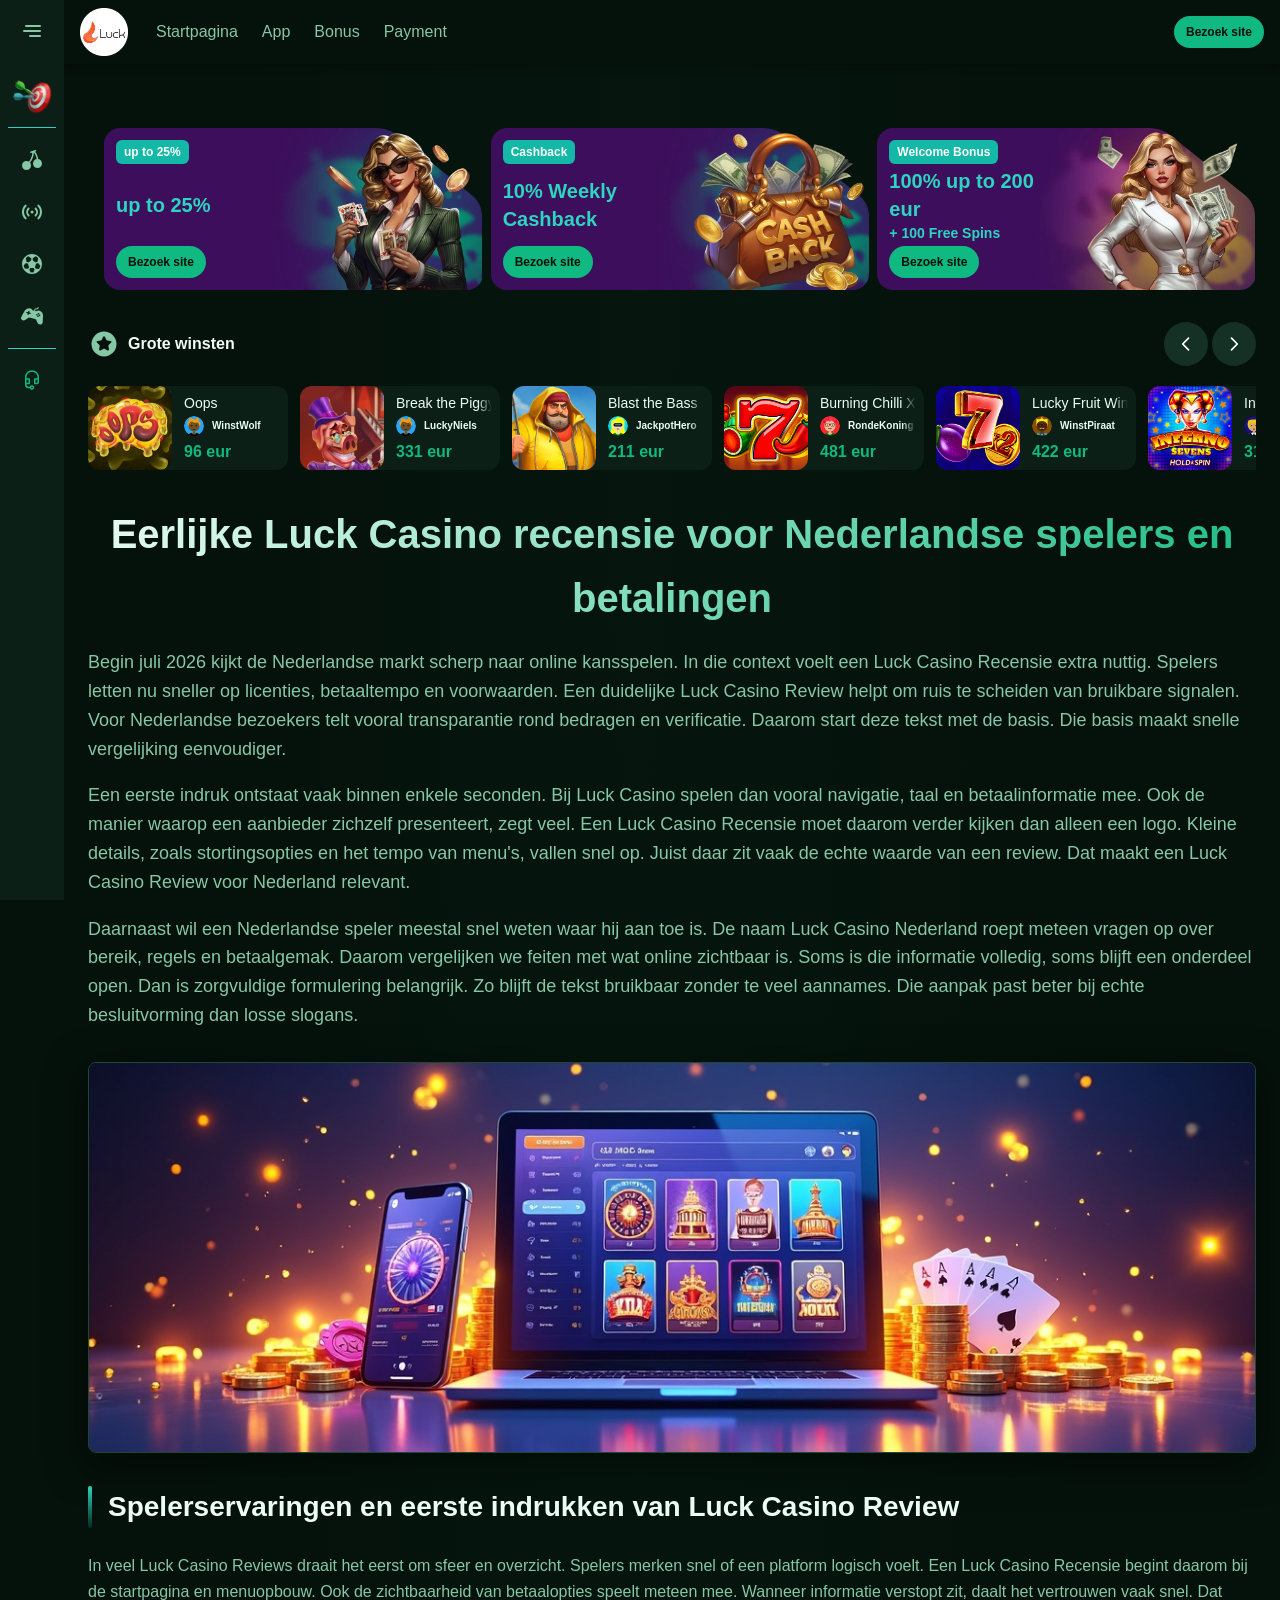
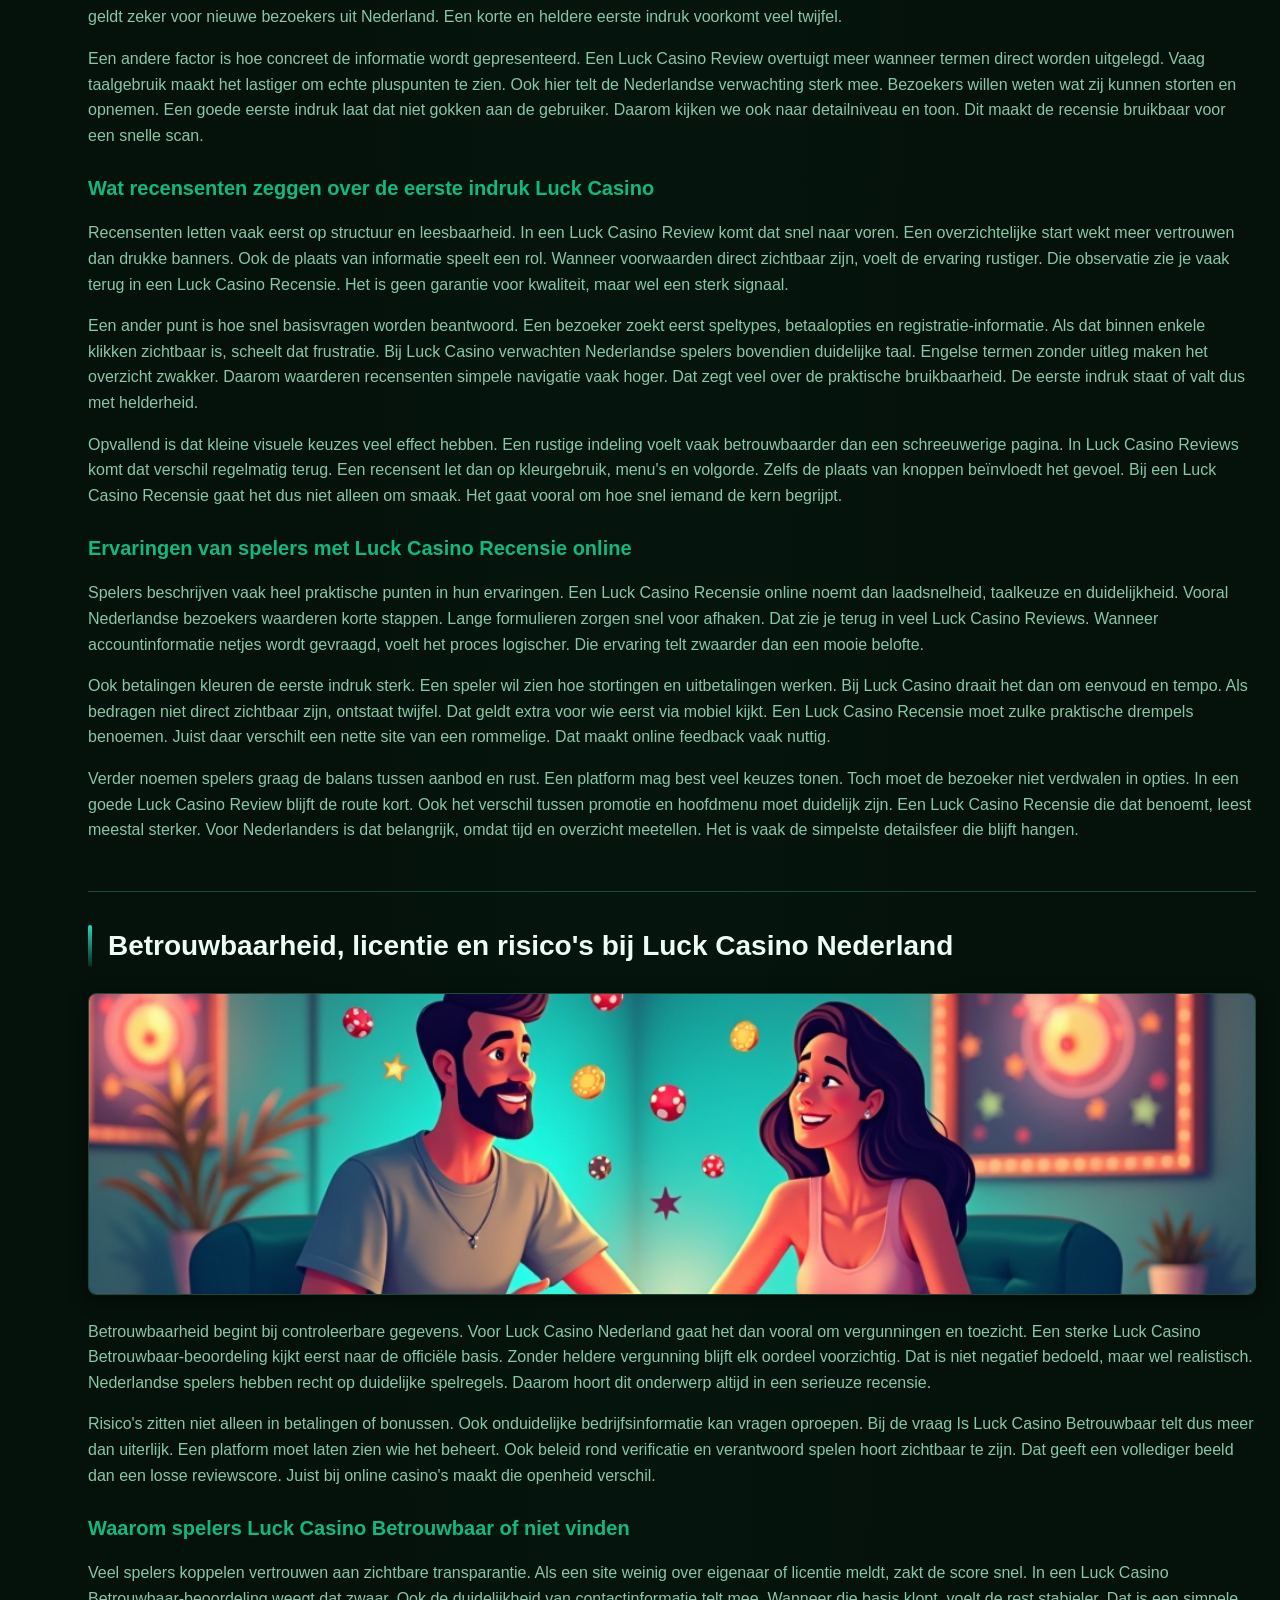
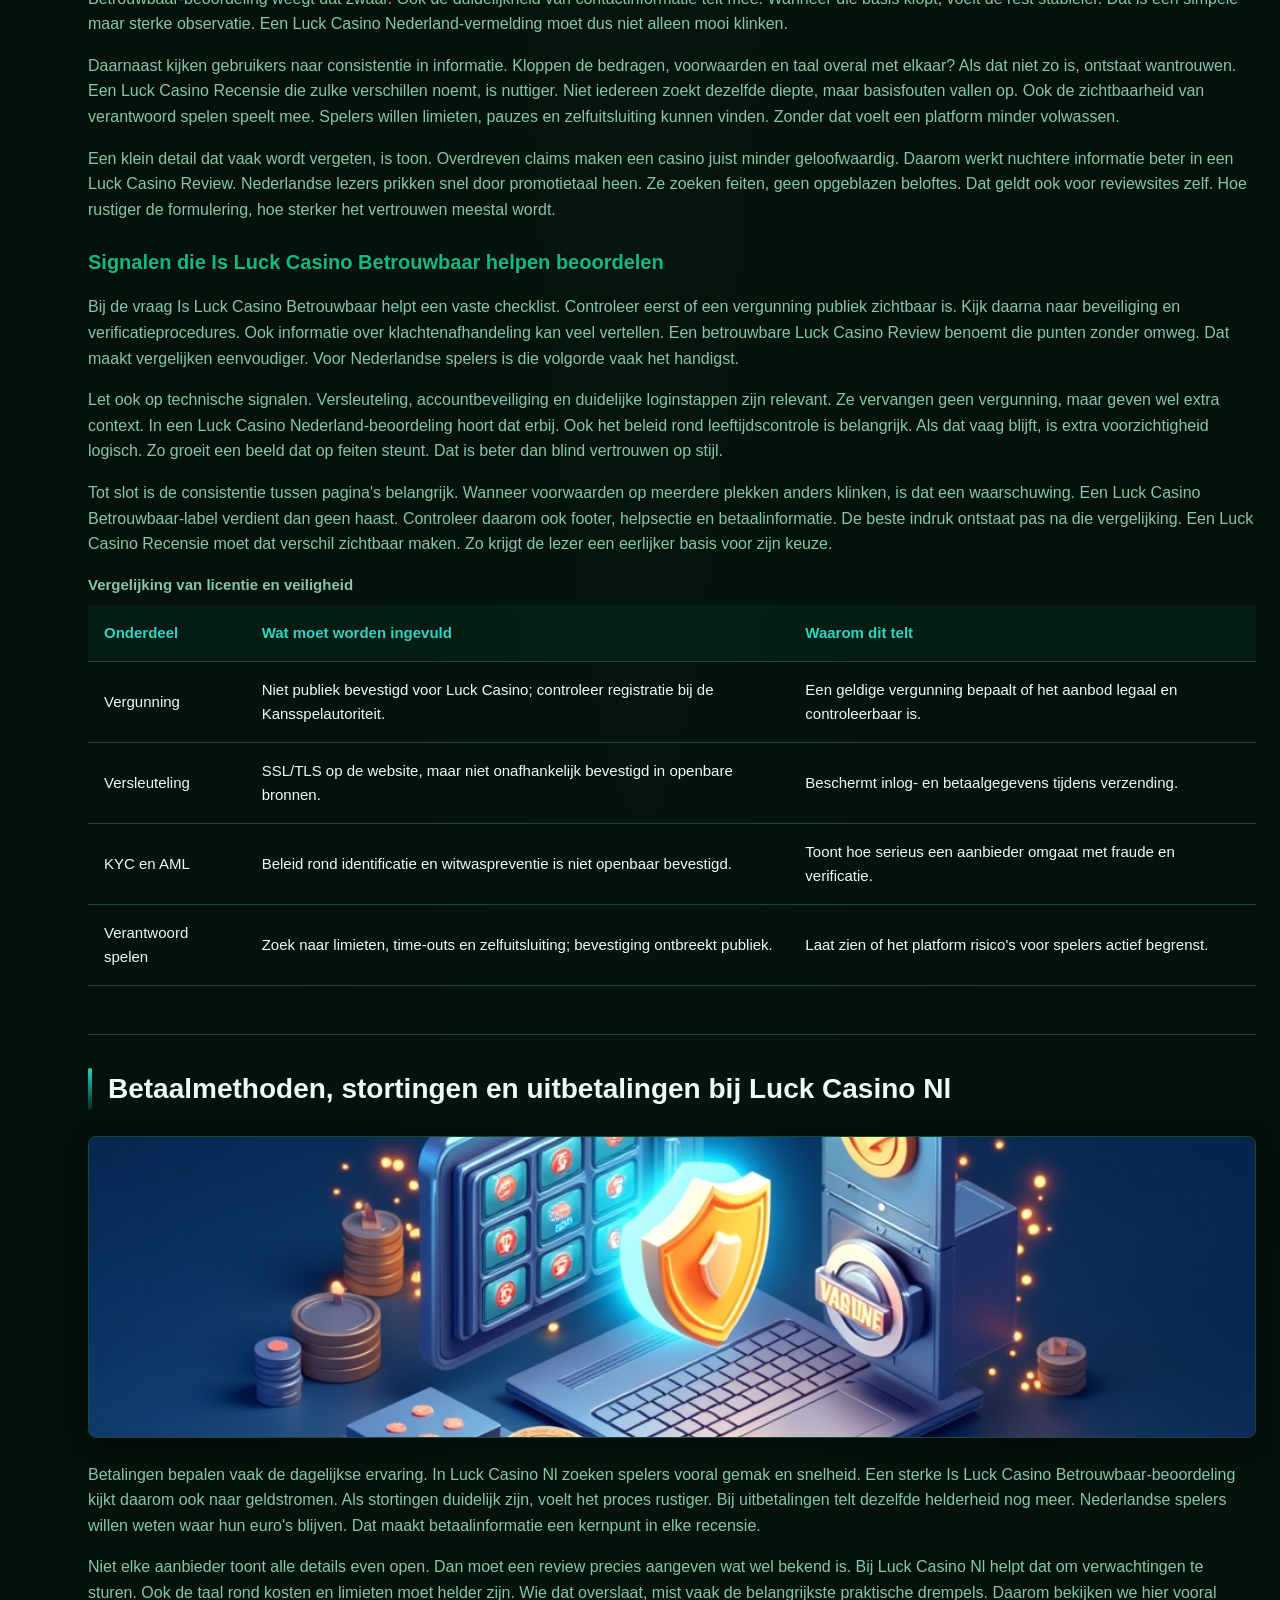
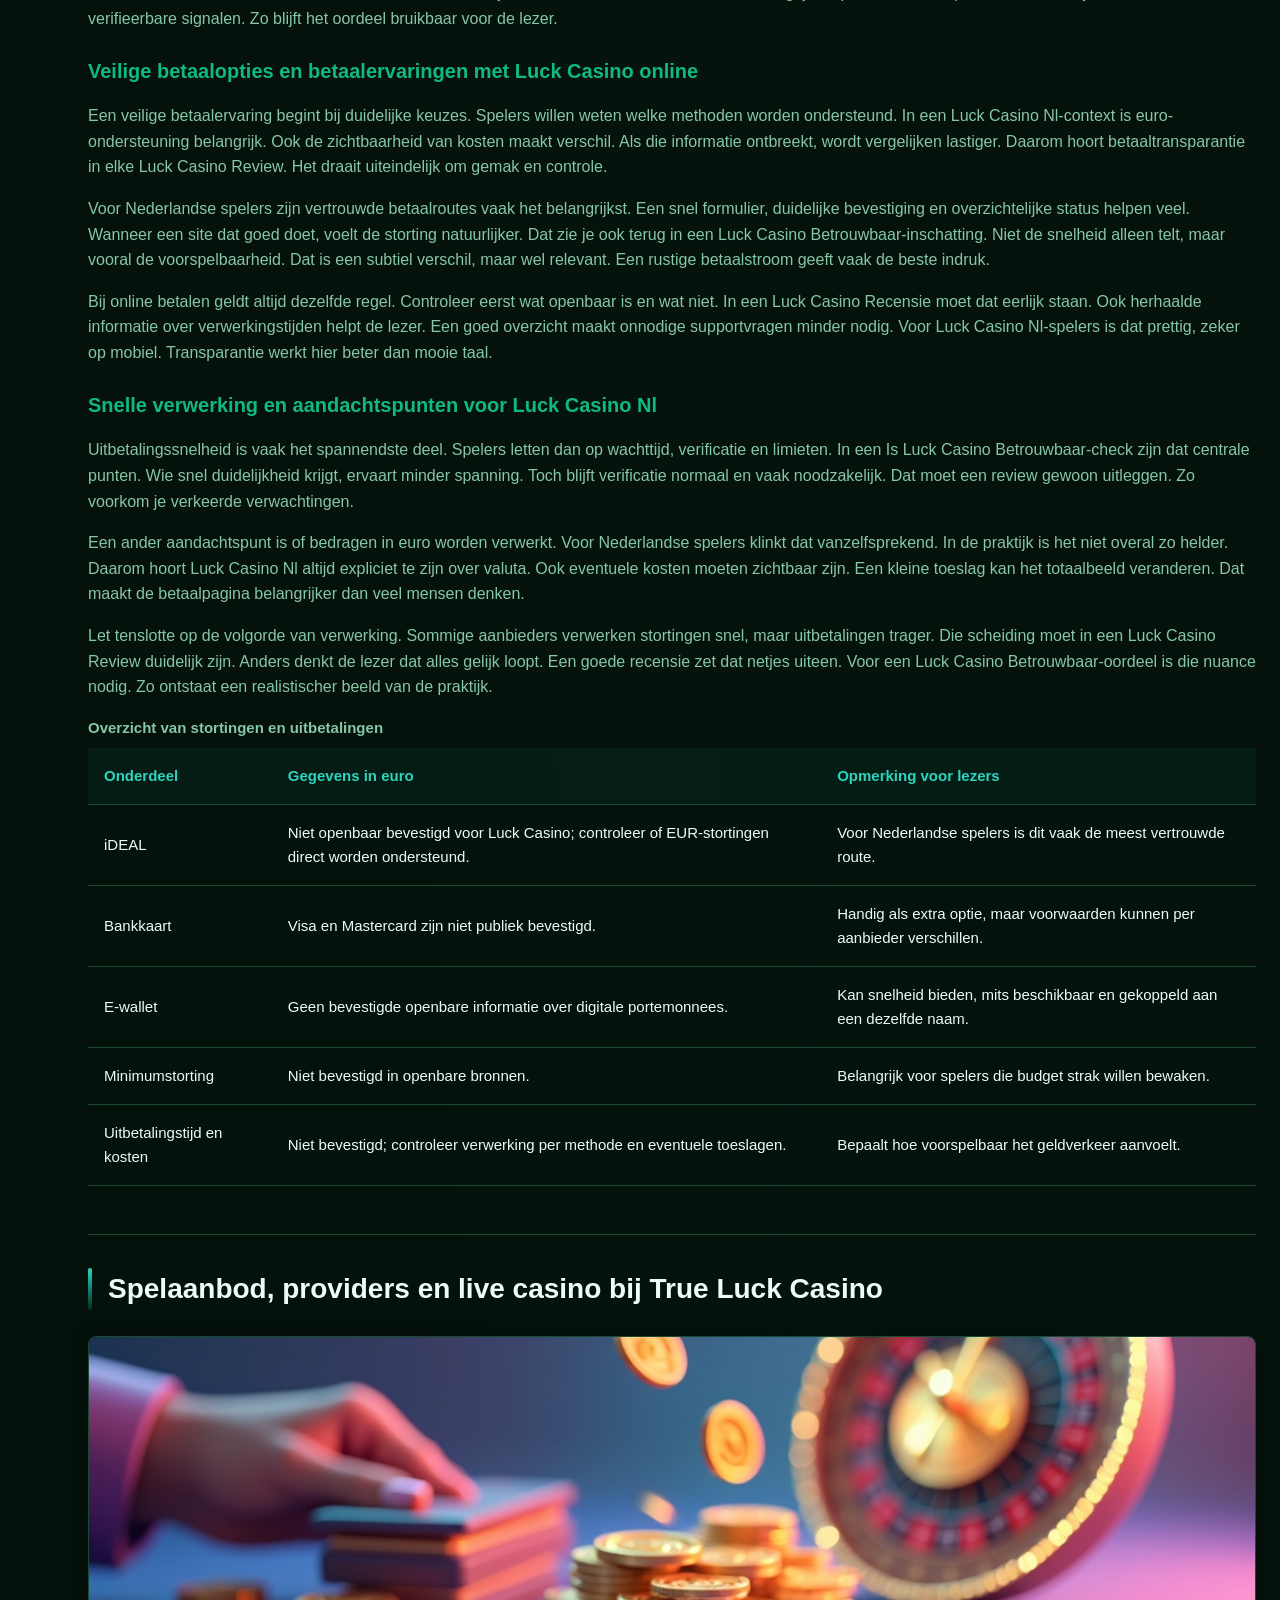
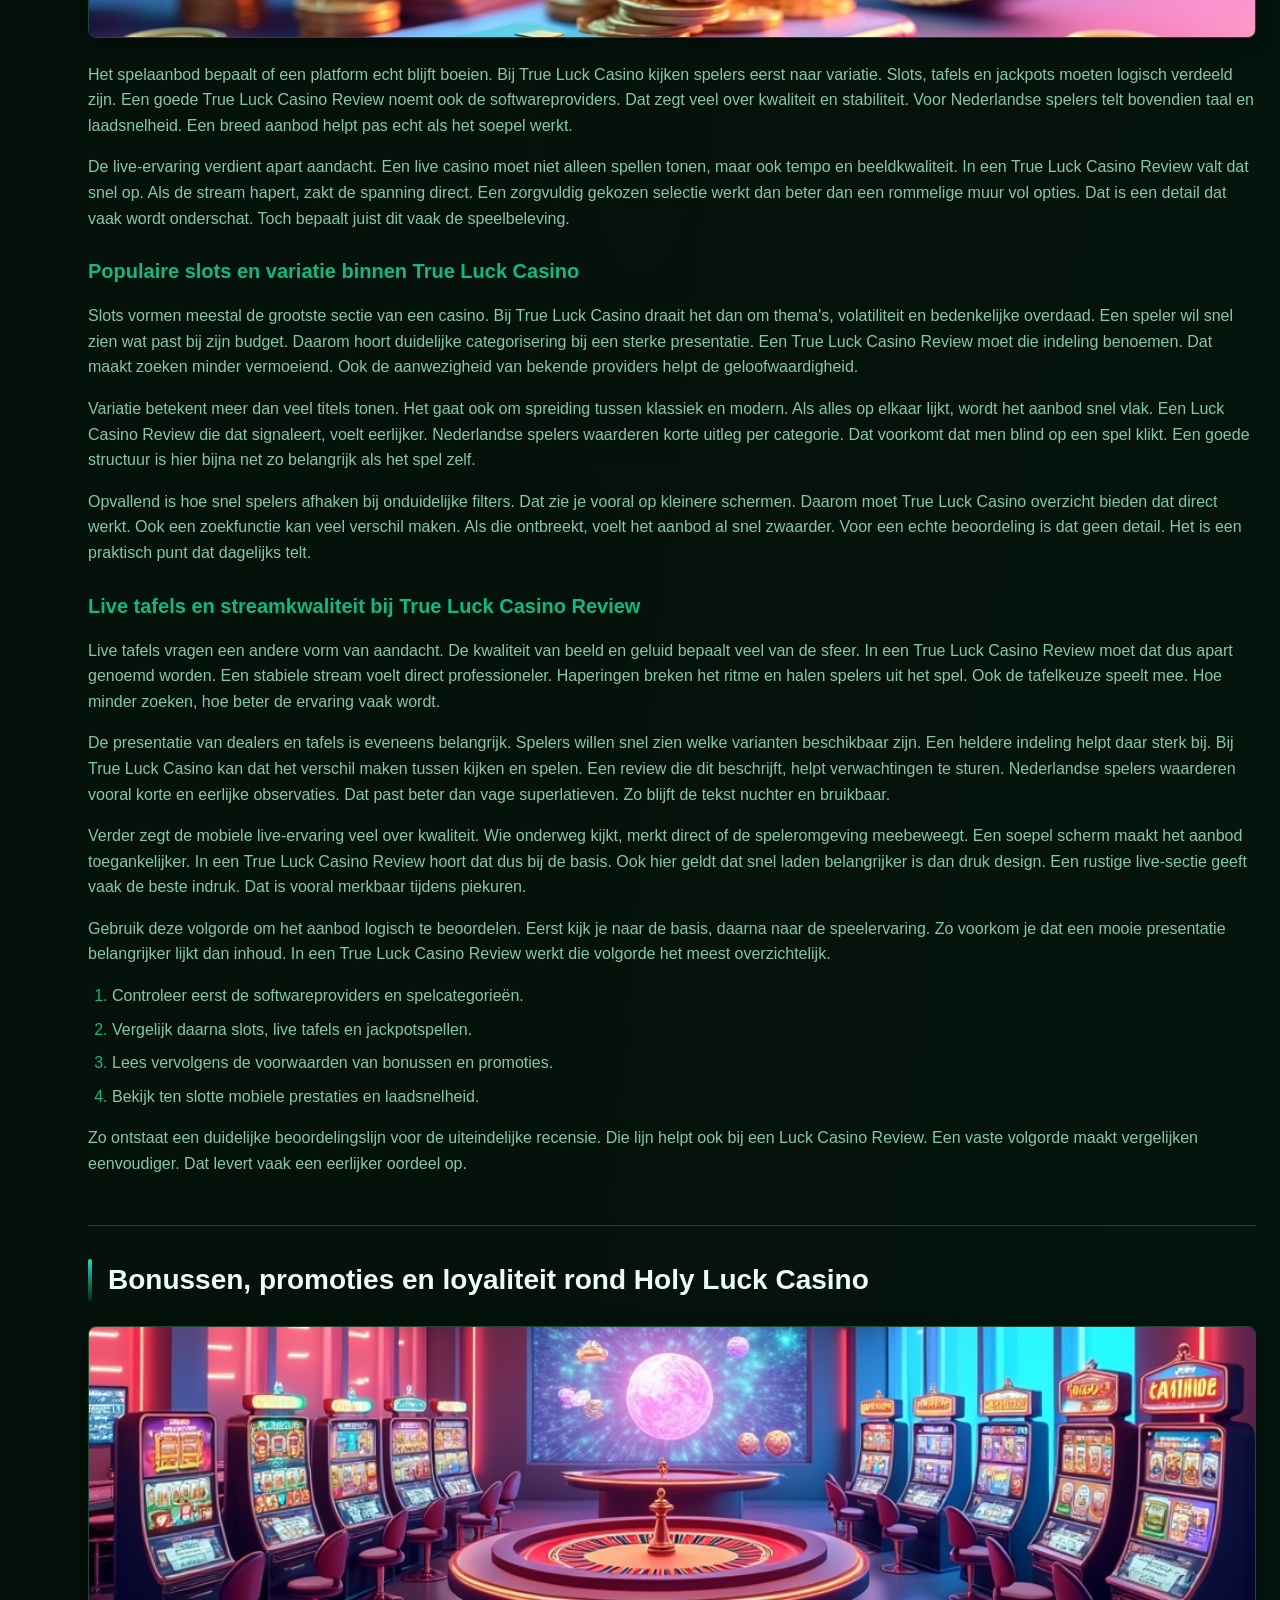
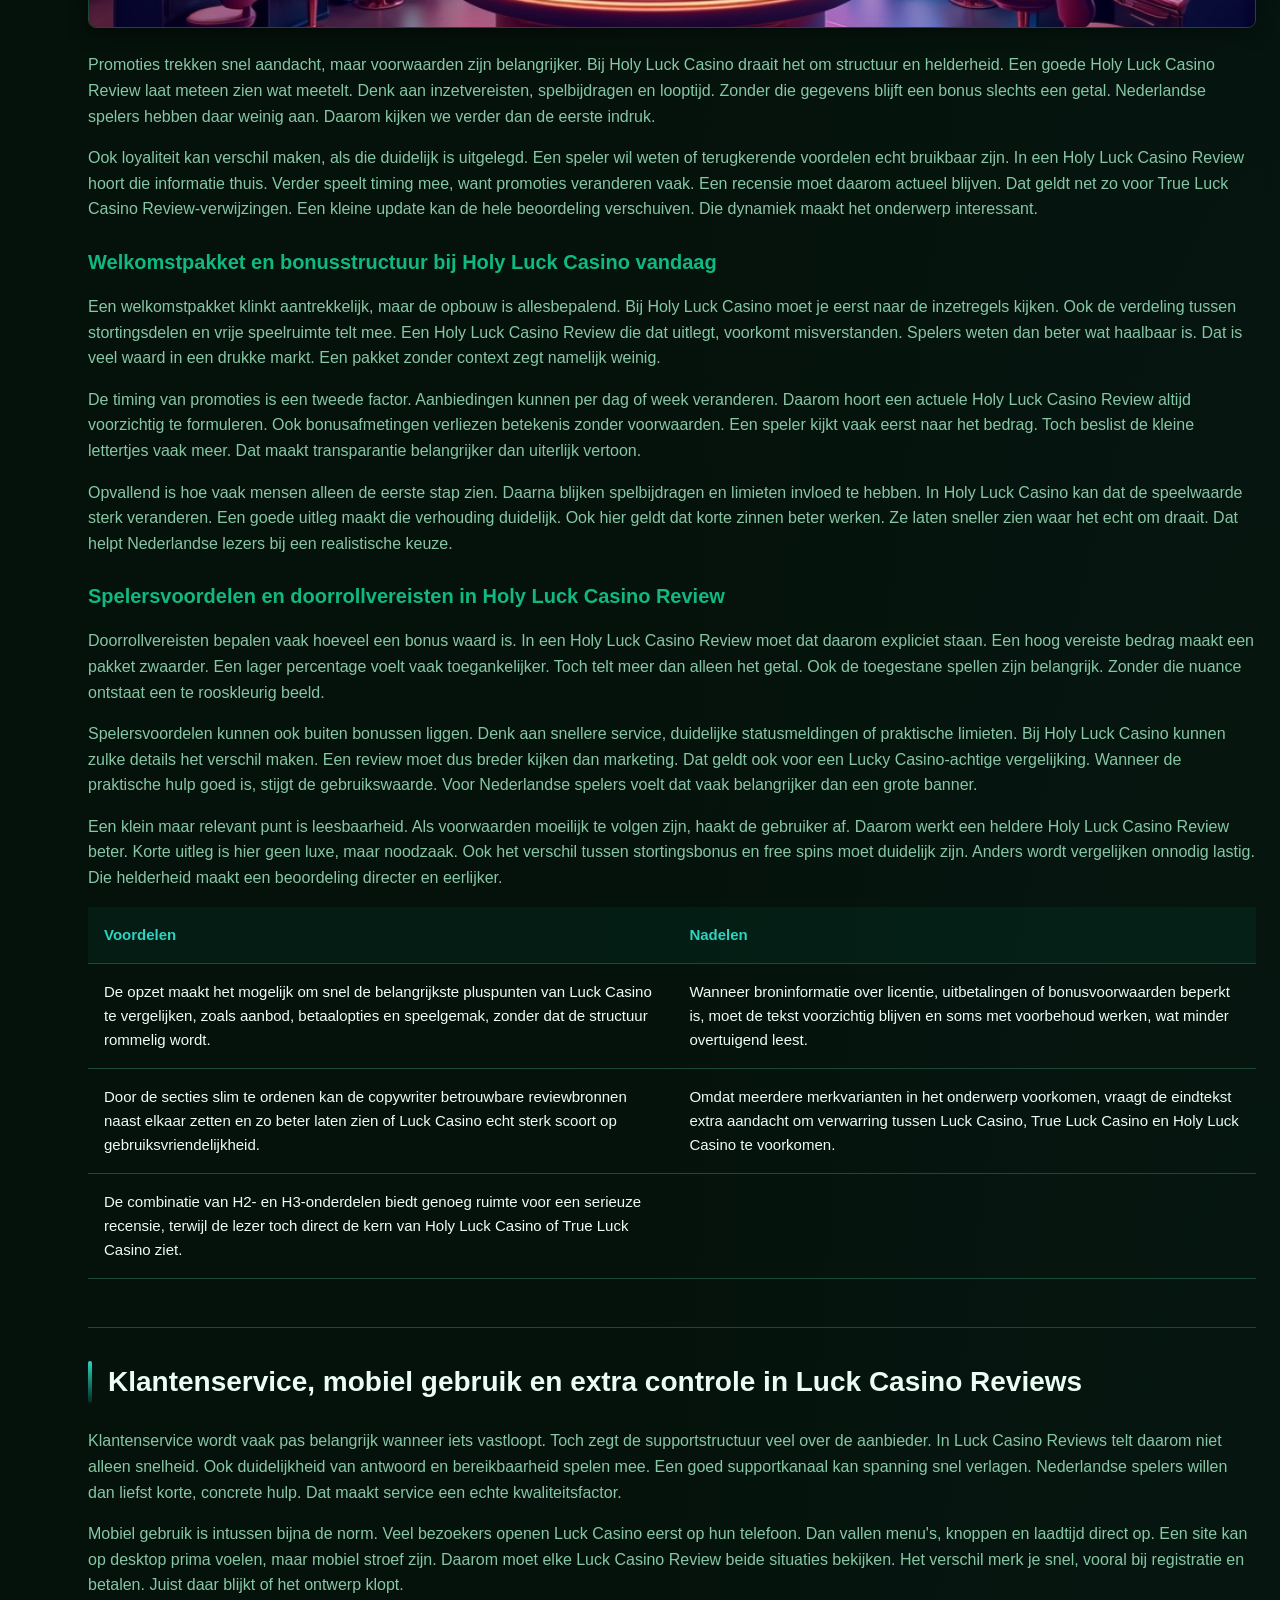
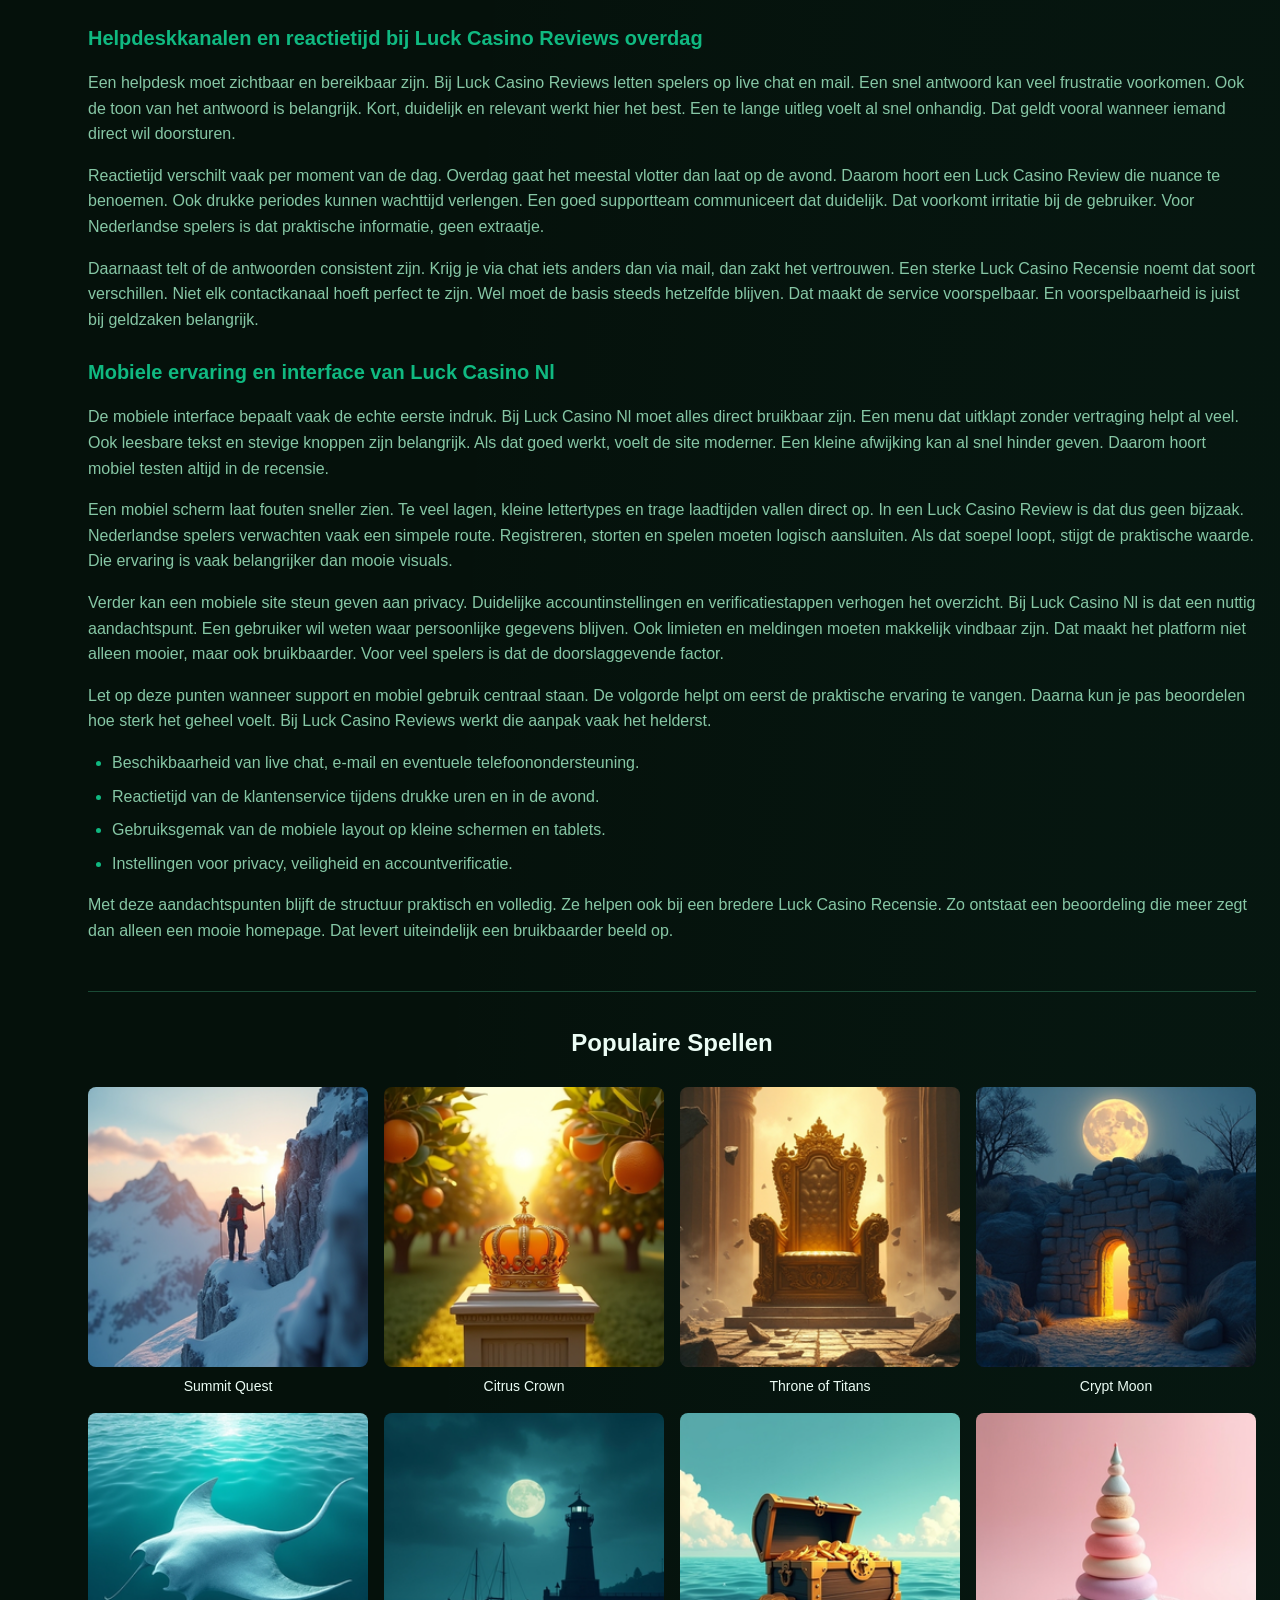
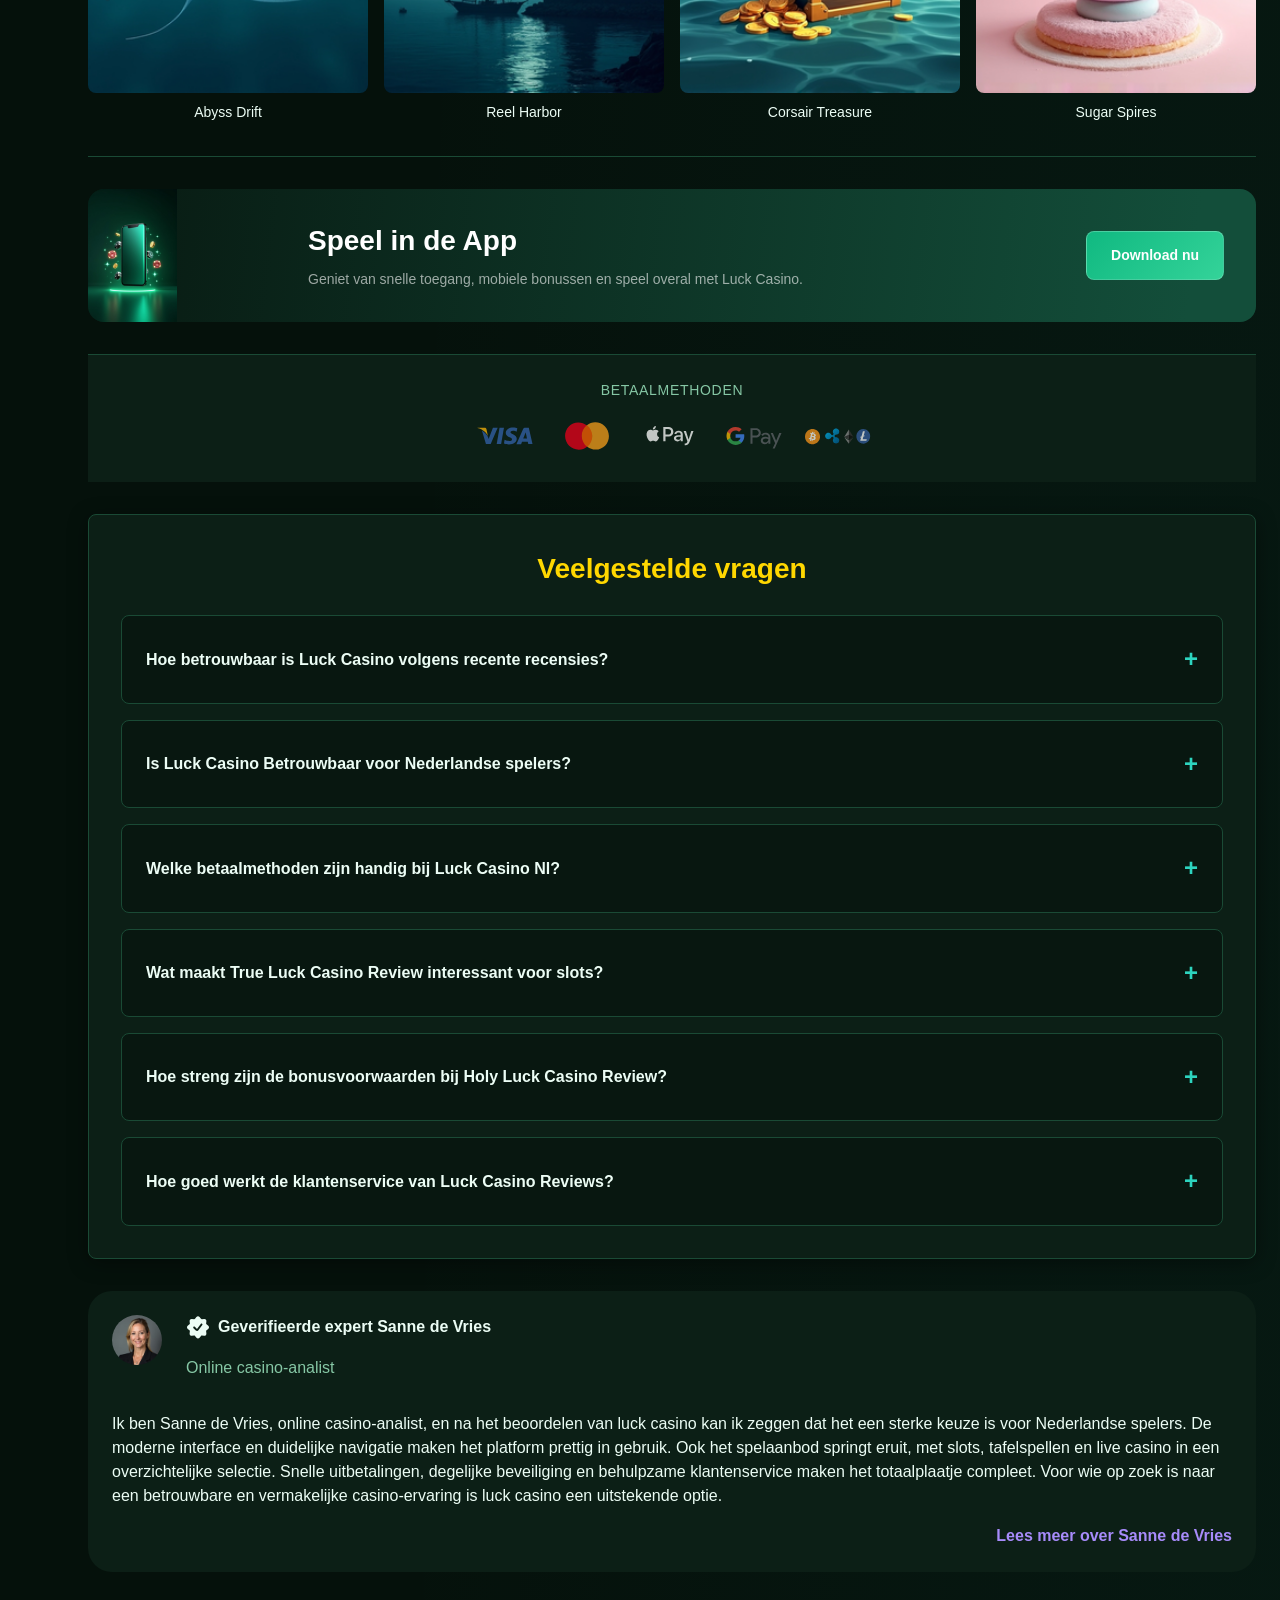
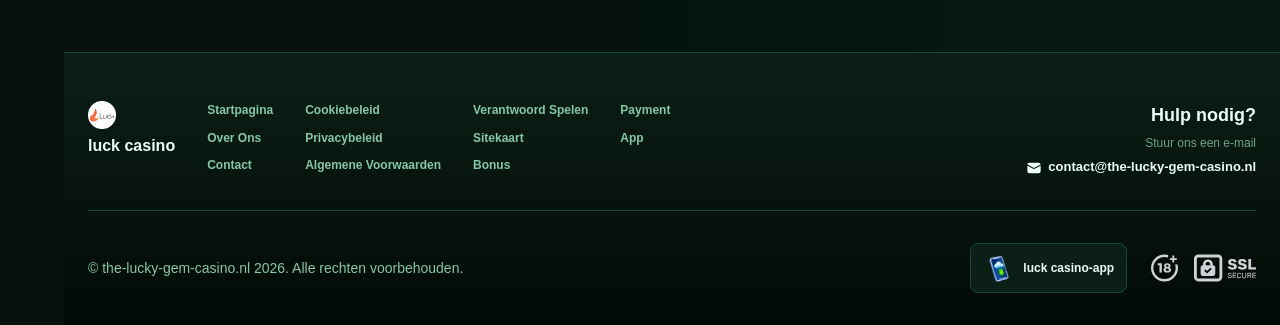
<file: luck-casino-nl/index.html>
<!DOCTYPE html>
<html lang="nl-NL">
<head>
    <meta charset="UTF-8">
    <meta name="viewport" content="width=device-width, initial-scale=1.0">
    <meta http-equiv="X-UA-Compatible" content="IE=edge">
    <meta name="robots" content="index, follow">
    <meta name="revisit-after" content="7 days">
    <title>Luck Casino - Betrouwbaar en overzichtelijk online</title>
    <meta name="title" content="Luck Casino - Betrouwbaar en overzichtelijk online">
    <meta name="description" content="Luck Casino 🎰 lees hier eerlijke Luck Casino Review over betalingen en betrouwbaarheid in Nederland, en check meteen of het bij je past en veilig is.">
    <meta name="keywords" content="Luck Casino, True Luck Casino, Luck Casino Reviews, Holy Luck Casino Review, Luck Casino Review, Holy Luck Casino, Luck Casino Betrouwbaar, Luck Casino Recensie, Luck Casino Nederland, Luck Casino Nl, Is Luck Casino Betrouwbaar, True Luck Casino Review">

    <link rel="canonical" href="https://soloperlui.nl/luck-casino-nl/">

    <link rel="icon" type="image/png" sizes="32x32" href="/favicon-32x32.png">

    <meta property="og:title" content="Luck Casino - Betrouwbaar en overzichtelijk online">
    <meta property="og:description" content="Luck Casino 🎰 lees hier eerlijke Luck Casino Review over betalingen en betrouwbaarheid in Nederland, en check meteen of het bij je past en veilig is.">
    <meta property="og:type" content="website">
    <meta property="og:url" content="https://soloperlui.nl/">
    <meta property="og:site_name" content="luck casino">
    <meta property="og:locale" content="nl">
    <meta property="og:image" content="https://soloperlui.nl/images/logo.png">

    <meta name="twitter:card" content="summary">
    <meta name="twitter:title" content="Luck Casino - Betrouwbaar en overzichtelijk online">
    <meta name="twitter:description" content="Luck Casino 🎰 lees hier eerlijke Luck Casino Review over betalingen en betrouwbaarheid in Nederland, en check meteen of het bij je past en veilig is.">
    <meta name="twitter:url" content="https://soloperlui.nl/">
    <meta name="twitter:image" content="https://soloperlui.nl/images/logo.png">

    <link rel="stylesheet" href="/css/style.css">

    <link rel="stylesheet" href="/css/layout.css">

<link rel="alternate" hreflang="x-default" href="https://soloperlui.nl/">
<link rel="alternate" hreflang="nl" href="https://soloperlui.nl/">
<link rel="alternate" hreflang="nl-NL" href="https://soloperlui.nl/luck-casino-nl/">
</head>
<body>
    <div class="nav-sidebar-88c75897 isFull" id="navSidebar">
        <div class="nav-sidebar-content-88c75897">
            <div class="nav-sidebar-wrapped-88c75897">
                <div class="nav-sidebar-header-88c75897">
                    <button class="nav-sidebar-header-toggle-88c75897" aria-label="Toggle menu">
                        <span class="nav-sidebar-header-wrap-88c75897">
                            <svg class="m-icon-88c75897">
                                <use xlink:href="/assets/icons/sidebar/sprites.svg#hamburger-r"/>
                            </svg>
                        </span>
                    </button>
                </div>
                <div class="nav-sidebar-wrapped-content-88c75897 hideScrollbar-88c75897">
                    <div class="divider-bottom-88c75897">
                        <div class="nav-card nav-sidebar-card--wrapped-88c75897">


                            <a href="/go" class="nav-card__button-88c75897"
                               title="Missies" rel="noindex nofollow">
                                <img src="/assets/icons/sidebar/missions.webp"
                                     alt="Missies True Luck Casino"
                                     title="Missies True Luck Casino"
                                     class="nav-card__img-88c75897">
                            </a>
                        </div>
                    </div>

                        <div class="nav-sidebar-wrapped-item-88c75897">
                            <a href="/go" title="Alle spellen"
                               class="nav-sidebar-icon-88c75897" rel="noindex nofollow">
                                <svg class="m-icon-88c75897">
                                    <use xlink:href="/assets/icons/sidebar/sprites.svg#all-games"/>
                                </svg>
                            </a>
                        </div>
                        <div class="nav-sidebar-wrapped-item-88c75897">
                            <a href="/go" title="Live"
                               class="nav-sidebar-icon-88c75897" rel="noindex nofollow">
                                <svg class="m-icon-88c75897">
                                    <use xlink:href="/assets/icons/sidebar/sprites.svg#live"/>
                                </svg>
                            </a>
                        </div>
                        <div class="nav-sidebar-wrapped-item-88c75897">
                            <a href="/go" title="Sport"
                               class="nav-sidebar-icon-88c75897" rel="noindex nofollow">
                                <svg class="m-icon-88c75897">
                                    <use xlink:href="/assets/icons/sidebar/sprites.svg#sport-soccer"/>
                                </svg>
                            </a>
                        </div>
                        <div class="nav-sidebar-wrapped-item-88c75897">
                            <a href="/go" title="Esports"
                               class="nav-sidebar-icon-88c75897" rel="noindex nofollow">
                                <svg class="m-icon-88c75897">
                                    <use xlink:href="/assets/icons/sidebar/sprites.svg#target-gamepad"/>
                                </svg>
                            </a>
                        </div>

                    <div class="divider-top-88c75897">
                        <a href="/go" title="Ondersteuning"
                           class="nav-sidebar-support-wrapped-88c75897 nav-sidebar-icon-88c75897" rel="noindex nofollow">
                            <svg class="m-icon-88c75897">
                                <use xlink:href="/assets/icons/sidebar/sprites.svg#support"/>
                            </svg>
                        </a>
                    </div>
                </div>
            </div>
        </div>
    </div>

    <div class="nav-sidebar-expanded-88c75897" id="navSidebarExpanded">
        <div class="nav-sidebar-header-88c75897">
            <button class="nav-sidebar-header-toggle-88c75897" aria-label="Close menu">
                <span class="nav-sidebar-header-wrap-88c75897">
                    <svg class="m-icon-88c75897">
                        <use xlink:href="/assets/icons/sidebar/sprites.svg#cross"/>
                    </svg>
                </span>
            </button>
                <a href="/luck-casino-nl/" class="nav-logo-88c75897 nav-sidebar-header-logo-88c75897" title="luck casino">
                    <img src="/images/logo.png" alt="luck casino" title="luck casino">
                </a>
        </div>
        <div class="nav-sidebar-expanded-content-88c75897">
            <div class="nav-sidebar-expanded-scrollY-88c75897 hideScrollbar-88c75897 nav-sidebar-expanded--gap-88c75897">
                <div class="nav-sidebar-expanded-cards-88c75897">


                        <div class="nav-card nav-sidebar-card-88c75897">
                            <a href="/go" class="nav-card__button-88c75897"
                               title="Bonus" rel="noindex nofollow">
                                <img src="/assets/icons/sidebar/bonus.webp" alt="Bonus Luck Casino Nl"
                                     title="Bonus Luck Casino Nl" class="nav-card__img-88c75897">
                                <span class="nav-card__title-88c75897">Bonus</span>
                            </a>
                        </div>


                        <div class="nav-card nav-sidebar-card-88c75897">
                            <a href="/go" class="nav-card__button-88c75897"
                               title="Missies" rel="noindex nofollow">
                                <img src="/assets/icons/sidebar/missions.webp" alt="Missies True Luck Casino"
                                     title="Missies True Luck Casino" class="nav-card__img-88c75897">
                                <span class="nav-card__title-88c75897">Missies</span>
                            </a>
                        </div>

                    <div class="nav-sidebar-cards-grid-88c75897">


                            <div class="nav-card nav-sidebar-card-88c75897">
                                <a href="/go" class="nav-card__button-88c75897"
                                   title="Rad" rel="noindex nofollow">
                                    <img src="/assets/icons/sidebar/wheel.gif" alt="Rad Holy Luck Casino Review"
                                         title="Rad Holy Luck Casino Review" class="nav-card__img-88c75897">
                                    <span class="nav-card__title-88c75897">Rad</span>
                                </a>
                            </div>


                            <div class="nav-card nav-sidebar-card-88c75897">
                                <a href="/go" class="nav-card__button-88c75897"
                                   title="Loyaliteit" rel="noindex nofollow">
                                    <img src="/assets/icons/sidebar/loyalty.webp" alt="Loyaliteit Holy Luck Casino"
                                         title="Loyaliteit Holy Luck Casino" class="nav-card__img-88c75897">
                                    <span class="nav-card__title-88c75897">Loyaliteit</span>
                                </a>
                            </div>


                            <div class="nav-card nav-sidebar-card-88c75897">
                                <a href="/go" class="nav-card__button-88c75897"
                                   title="Cashback" rel="noindex nofollow">
                                    <img src="/assets/icons/sidebar/cashback.webp" alt="Cashback Luck Casino Recensie"
                                         title="Cashback Luck Casino Recensie" class="nav-card__img-88c75897">
                                    <span class="nav-card__title-88c75897">Cashback</span>
                                </a>
                            </div>


                            <div class="nav-card nav-sidebar-card-88c75897">
                                <a href="/go" class="nav-card__button-88c75897"
                                   title="VIP-club" rel="noindex nofollow">
                                    <img src="/assets/icons/sidebar/vipclub.webp" alt="VIP-club Luck Casino Review"
                                         title="VIP-club Luck Casino Review" class="nav-card__img-88c75897">
                                    <span class="nav-card__title-88c75897">VIP-club</span>
                                </a>
                            </div>


                            <div class="nav-card nav-sidebar-card-88c75897">
                                <a href="/go" class="nav-card__button-88c75897"
                                   title="Promoties" rel="noindex nofollow">
                                    <img src="/assets/icons/sidebar/promotions.webp" alt="Promoties Luck Casino Recensie"
                                         title="Promoties Luck Casino Recensie" class="nav-card__img-88c75897">
                                    <span class="nav-card__title-88c75897">Promoties</span>
                                </a>
                            </div>
                    </div>
                </div>

                <ul class="nav-sidebar-items-88c75897 nav-sidebar-expanded-items-88c75897">
                        <li class="nav-sidebar-items-item">
                            <a href="/go" class="nav-sidebar-items-dropdown"
                               title="Alle spellen" rel="noindex nofollow">
                                <div class="nav-sidebar-items-title-88c75897 nav-sidebar-items-title--light-88c75897">
                                    <div class="m-icon-container-88c75897 nav-sidebar-item-icon-88c75897">
                                        <svg class="m-icon-88c75897">
                                            <use xlink:href="/assets/icons/sidebar/sprites.svg#all-games"/>
                                        </svg>
                                    </div>
                                    <span>Alle spellen</span>
                                </div>
                            </a>
                        </li>
                        <li class="nav-sidebar-items-item">
                            <a href="/go" class="nav-sidebar-items-dropdown"
                               title="Live" rel="noindex nofollow">
                                <div class="nav-sidebar-items-title-88c75897 nav-sidebar-items-title--light-88c75897">
                                    <div class="m-icon-container-88c75897 nav-sidebar-item-icon-88c75897">
                                        <svg class="m-icon-88c75897">
                                            <use xlink:href="/assets/icons/sidebar/sprites.svg#live"/>
                                        </svg>
                                    </div>
                                    <span>Live</span>
                                </div>
                            </a>
                        </li>
                        <li class="nav-sidebar-items-item">
                            <a href="/go" class="nav-sidebar-items-dropdown"
                               title="Sport" rel="noindex nofollow">
                                <div class="nav-sidebar-items-title-88c75897 nav-sidebar-items-title--light-88c75897">
                                    <div class="m-icon-container-88c75897 nav-sidebar-item-icon-88c75897">
                                        <svg class="m-icon-88c75897">
                                            <use xlink:href="/assets/icons/sidebar/sprites.svg#sport-soccer"/>
                                        </svg>
                                    </div>
                                    <span>Sport</span>
                                </div>
                            </a>
                        </li>
                        <li class="nav-sidebar-items-item">
                            <a href="/go" class="nav-sidebar-items-dropdown"
                               title="Esports" rel="noindex nofollow">
                                <div class="nav-sidebar-items-title-88c75897 nav-sidebar-items-title--light-88c75897">
                                    <div class="m-icon-container-88c75897 nav-sidebar-item-icon-88c75897">
                                        <svg class="m-icon-88c75897">
                                            <use xlink:href="/assets/icons/sidebar/sprites.svg#target-gamepad"/>
                                        </svg>
                                    </div>
                                    <span>Esports</span>
                                </div>
                            </a>
                        </li>
                </ul>

                <ul class="nav-sidebar-items-88c75897 nav-sidebar-expanded-items-88c75897 flex-1-88c75897"></ul>

                <div class="nav-sidebar-expanded-support-88c75897">
                    <div class="nav-sidebar-expanded-support-help-88c75897">
                        <a href="/go" title="Ondersteuning"
                           class="m-button-88c75897 m-button--success-88c75897 m-button--m-88c75897 nav-sidebar-support-88c75897"
                           rel="noindex nofollow">
                            <div class="m-button-content-88c75897">
                                <svg class="m-icon-88c75897">
                                    <use xlink:href="/assets/icons/sidebar/sprites.svg#support"/>
                                </svg>
                                Ondersteuning
                            </div>
                        </a>
                    </div>
                </div>

                <div class="nav-sidebar-expanded-app-links-88c75897">
                    <a href="/go" class="footer-app-button-88c75897"
                       title="luck casino-app" rel="noindex nofollow">
                        <img class="footer-app-button-image-88c75897"
                             alt="luck casino-app"
                             title="luck casino-app"
                             src="/assets/icons/mobile/app-button-icon.webp">
                        <div class="footer-app-button-text-88c75897">
                            <p class="m-text-88c75897 m-fs12-88c75897 m-fw700-88c75897 m-lh160-88c75897 footer-app-button-title-88c75897">luck casino-app</p>
                            <p class="m-text-88c75897 m-fs10-88c75897 m-fw500-88c75897 m-lh160-88c75897 footer-app-button-description-88c75897"
                               style="color: #ffffff;">Installeer onze app</p>
                        </div>
                    </a>
                </div>
            </div>
        </div>
    </div>

    <div class="bottom-overlays-88c75897">
        <div class="bottom-action-buttons-88c75897 bottom-overlays__action-buttons-88c75897">
            <div class="bottom-communication-button-88c75897">
                <button class="m-button-88c75897 m-gradient-border m-button--secondary-88c75897 m-button--m-88c75897 scroll-top-btn-88c75897"
                        aria-label="Scroll to top" title="Scroll to top">
                    <div class="m-icon-container-88c75897">
                        <span class="scroll-top-arrow-88c75897">&uarr;</span>
                    </div>
                </button>
            </div>
        </div>

        <nav class="mobile-nav-88c75897" aria-label="Mobile navigation">
            <div class="mobile-nav-wrap-88c75897">
                <a href="/go" title="Alle spellen"
                   rel="noindex nofollow" target="_blank">
                    <div class="mobile-nav-item-88c75897">
                        <div class="mobile-nav-item__icon-wrap-88c75897">
                            <svg class="m-icon-88c75897 m-icon-loadable mobile-nav-item__icon-88c75897">
                                <use xlink:href="/assets/icons/sidebar/sprites.svg#all-games"/>
                            </svg>
                        </div>
                        <p class="m-text-88c75897 m-fs10-88c75897 m-fw600-88c75897 m-lh160-88c75897 m-text-center-88c75897 mobile-nav-item__text-88c75897">Alle spellen</p>
                    </div>
                </a>

                <a href="/go" title="Sport"
                   rel="noindex nofollow" target="_blank">
                    <div class="mobile-nav-item-88c75897">
                        <div class="mobile-nav-item__icon-wrap-88c75897">
                            <svg class="m-icon-88c75897 m-icon-loadable mobile-nav-item__icon-88c75897">
                                <use xlink:href="/assets/icons/sidebar/sprites.svg#sport-soccer"/>
                            </svg>
                        </div>
                        <p class="m-text-88c75897 m-fs10-88c75897 m-fw600-88c75897 m-lh160-88c75897 m-text-center-88c75897 mobile-nav-item__text-88c75897">Sport</p>
                    </div>
                </a>

                <div class="mobile-nav-item-88c75897">
                    <a href="/go"
                       class="m-button-88c75897 m-gradient-border m-button--primary-88c75897 m-button--m-88c75897 mobile-nav-item__icon-wrap-88c75897"
                       title="Bezoek site"
                       rel="noindex nofollow" target="_blank">
                        <div class="m-button-content-88c75897">
                            <svg class="m-icon-88c75897 m-icon-loadable mobile-nav-item__icon-88c75897">
                                <use xlink:href="/assets/icons/sidebar/sprites.svg#person"/>
                            </svg>
                        </div>
                    </a>
                    <p class="m-text-88c75897 m-fs10-88c75897 m-fw600-88c75897 m-lh160-88c75897 m-text-center-88c75897 mobile-nav-item__text-88c75897">Bezoek site</p>
                </div>

                <a href="/go" title="Bonus"
                   rel="noindex nofollow" target="_blank">
                    <div class="mobile-nav-item-88c75897">
                        <div class="mobile-nav-item__icon-wrap-88c75897">
                            <svg class="m-icon-88c75897 m-icon-loadable mobile-nav-item__icon-88c75897">
                                <use xlink:href="/assets/icons/sidebar/sprites.svg#gift"/>
                            </svg>
                        </div>
                        <p class="m-text-88c75897 m-fs10-88c75897 m-fw600-88c75897 m-lh160-88c75897 m-text-center-88c75897 mobile-nav-item__text-88c75897">Bonus</p>
                    </div>
                </a>

                <a href="/go" title="Missies"
                   rel="noindex nofollow" target="_blank">
                    <div class="mobile-nav-item-88c75897">
                        <div class="mobile-nav-item__icon-wrap-88c75897">
                            <svg class="m-icon-88c75897 m-icon-loadable mobile-nav-item__icon-88c75897">
                                <use xlink:href="/assets/icons/sidebar/sprites.svg#activities"/>
                            </svg>
                        </div>
                        <p class="m-text-88c75897 m-fs10-88c75897 m-fw600-88c75897 m-lh160-88c75897 m-text-center-88c75897 mobile-nav-item__text-88c75897">Missies</p>
                    </div>
                </a>
            </div>
        </nav>
    </div>


    <div class="site-wrapper-88c75897 with-sidebar-88c75897">
<nav class="main-nav-88c75897">
    <div class="main-nav-content-88c75897">
        <div class="main-nav-content-left-88c75897">
            <button class="main-nav-content-toggle-88c75897 nav-sidebar-header-toggle-88c75897" aria-label="Toggle menu" aria-expanded="false">
                <svg class="m-icon-88c75897 m-icon-loadable">
                    <use xlink:href="/assets/icons/sidebar/sprites.svg#hamburger"/>
                </svg>
            </button>

            <a href="/luck-casino-nl/" class="nav-logo-88c75897 main-nav-logo-88c75897" title="luck casino">
                <img src="/images/logo.png" alt="luck casino" title="luck casino">
            </a>
        </div>

        <div class="main-nav-content-center-88c75897">
            <a href="/luck-casino-nl/" class="nav-link-88c75897" title="Startpagina">Startpagina</a>
            <a href="/app/" class="nav-link-88c75897" title="App">App</a>
            <a href="/bonus/" class="nav-link-88c75897" title="Bonus">Bonus</a>
            <a href="/payment/" class="nav-link-88c75897" title="Payment">Payment</a>
        </div>

        <div class="main-nav-content-auth-88c75897">
            <a class="m-button-88c75897 m-gradient-border m-button--primary-88c75897 m-button--s-88c75897"
               href="/go" title="Bezoek site"
               rel="noindex nofollow" target="_blank">
                <div class="m-button-content-88c75897">Bezoek site</div>
            </a>
        </div>
    </div>
</nav>
        <main class="main-content-88c75897">
<article class="page-content-88c75897">
    <div class="container-88c75897">


<section class="lobby-banners-88c75897">
    <div class="lobby-slider-88c75897" style="--max-slide-width:auto;--bp-xxxl-plus:33.3333%;--slides-xxxl-plus:3;--bp-xxxl:33.3333%;--slides-xxxl:3;--bp-xxl:33.3333%;--slides-xxl:3;--bp-xl-2:33.3333%;--slides-xl-2:3;--bp-xl:100%;--slides-xl:1;--bp-l:100%;--slides-l:1;--bp-m:100%;--slides-m:1;--bp-s:100%;--slides-s:1;--bp-xs:100%;--slides-xs:1;--bp-xxs:100%;--slides-xxs:1;">
        <div class="lobby-slider__scroll-wrap-88c75897">
            <div class="lobby-slider__scroll-box-88c75897">
                <div class="lobby-slider__slide-88c75897">
                    <div class="lobby-slider__slide-content-88c75897">
                        <div class="lobby-banners__banner">
                            <div class="lobby-banner-88c75897">
                                <div class="lobby-banner-picture-88c75897 lobby-banner__image-88c75897">
                                    <picture class="banner-picture-88c75897">
                                        <img src="/assets/banners/play-jonny.webp" alt="up to 25% Luck Casino Reviews" title="up to 25% Luck Casino Reviews" fetchpriority="high" loading="eager" decoding="async">
                                    </picture>
                                </div>
                                <div class="lobby-banner__content-88c75897">
                                    <div class="lobby-badge-88c75897 lobby-badge--secondary-88c75897 lobby-badge--m-88c75897">
                                        <div class="lobby-badge-content-88c75897">
                                            <div class="lobby-badge-text-88c75897">up to 25%</div>
                                        </div>
                                    </div>
                                    <div class="lobby-banner__text-88c75897">
                                        <p class="lobby-banner-text-88c75897 lobby-banner-text--header-88c75897" style="color:var(--color-at400);">
                                            up to 25%
                                        </p>
                                    </div>
                                    <a href="/go" rel="noindex nofollow" target="_blank" class="lobby-btn-88c75897 lobby-btn--primary-88c75897 lobby-btn--s-88c75897" title="up to 25% Bezoek site">
                                        <div class="lobby-btn-content-88c75897">Bezoek site</div>
                                    </a>
                                </div>
                            </div>
                        </div>
                    </div>
                </div>
                <div class="lobby-slider__slide-88c75897">
                    <div class="lobby-slider__slide-content-88c75897">
                        <div class="lobby-banners__banner">
                            <div class="lobby-banner-88c75897">
                                <div class="lobby-banner-picture-88c75897 lobby-banner__image-88c75897">
                                    <picture class="banner-picture-88c75897">
                                        <img src="/assets/banners/playjonny.webp" alt="Cashback Luck Casino Recensie" title="Cashback Luck Casino Recensie" loading="lazy" fetchpriority="low" decoding="async">
                                    </picture>
                                </div>
                                <div class="lobby-banner__content-88c75897">
                                    <div class="lobby-badge-88c75897 lobby-badge--secondary-88c75897 lobby-badge--m-88c75897">
                                        <div class="lobby-badge-content-88c75897">
                                            <div class="lobby-badge-text-88c75897">Cashback</div>
                                        </div>
                                    </div>
                                    <div class="lobby-banner__text-88c75897">
                                        <p class="lobby-banner-text-88c75897 lobby-banner-text--header-88c75897" style="color:var(--color-at400);">
                                            10% Weekly Cashback
                                        </p>
                                    </div>
                                    <a href="/go" rel="noindex nofollow" target="_blank" class="lobby-btn-88c75897 lobby-btn--primary-88c75897 lobby-btn--s-88c75897" title="Cashback Bezoek site">
                                        <div class="lobby-btn-content-88c75897">Bezoek site</div>
                                    </a>
                                </div>
                            </div>
                        </div>
                    </div>
                </div>
                <div class="lobby-slider__slide-88c75897">
                    <div class="lobby-slider__slide-content-88c75897">
                        <div class="lobby-banners__banner">
                            <div class="lobby-banner-88c75897">
                                <div class="lobby-banner-picture-88c75897 lobby-banner__image-88c75897">
                                    <picture class="banner-picture-88c75897">
                                        <img src="/assets/banners/play-jonny-casino.webp" alt="Welcome Bonus Luck Casino Nl" title="Welcome Bonus Luck Casino Nl" loading="lazy" fetchpriority="low" decoding="async">
                                    </picture>
                                </div>
                                <div class="lobby-banner__content-88c75897">
                                    <div class="lobby-badge-88c75897 lobby-badge--secondary-88c75897 lobby-badge--m-88c75897">
                                        <div class="lobby-badge-content-88c75897">
                                            <div class="lobby-badge-text-88c75897">Welcome Bonus</div>
                                        </div>
                                    </div>
                                    <div class="lobby-banner__text-88c75897">
                                        <p class="lobby-banner-text-88c75897 lobby-banner-text--header-88c75897" style="color:var(--color-at400);">
                                            100% up to 200 eur
                                        </p>
                                        <p class="lobby-banner-text-88c75897 lobby-banner-text--body-88c75897" style="color:var(--color-at400);">
                                            + 100 Free Spins
                                        </p>
                                    </div>
                                    <a href="/go" rel="noindex nofollow" target="_blank" class="lobby-btn-88c75897 lobby-btn--primary-88c75897 lobby-btn--s-88c75897" title="Welcome Bonus Bezoek site">
                                        <div class="lobby-btn-content-88c75897">Bezoek site</div>
                                    </a>
                                </div>
                            </div>
                        </div>
                    </div>
                </div>
            </div>
        </div>
    </div>
</section>

<section class="recent-big-wins-section-88c75897">
    <div class="recent-big-wins-slider-88c75897"
         data-asset-pools='{"avatar_files": ["40x40.0.webp", "40x40.1.webp", "40x40.2.webp", "40x40.3.webp", "40x40.4.webp", "40x40.5.webp", "40x40.6.webp", "40x40.7.webp", "40x40.8.webp", "40x40.9.webp", "40x40.10.webp", "40x40.11.webp", "40x40.12.webp", "40x40.13.webp", "40x40.14.webp"], "currency": "eur", "game_icons": ["inout.webp", "penguinking.webp", "penguinking1.webp", "shadylady.oops.webp", "softswiss.1spin4win-LuckyFruitWins100_designed.webp", "softswiss.scatterkings-GoldLuckSizzlingSevens.webp", "softswiss.softswiss-AllLuckyClover100_designed.webp", "softswiss.softswiss-BurningChilliX_designed.webp", "softswiss.softswiss-HotChilliBells_designed.webp", "softswiss.webp", "spinomenal.SlotMachine_ZeusUnchainedHoldHit_designed.webp", "spinomenal.webp"], "game_names": ["Chicken Road", "Super Cash Boost: Hold \u0026 Win", "Break the Piggy Bank", "Oops", "Lucky Fruit Wins 100", "Inferno Sevens", "All Lucky Clovers 100", "Burning Chilli X", "Hot Chilli Bells", "Blast the Bass", "Zeus Unchained - Hold \u0026 Hit", "Queen Of Inferno"], "max_amount": 500, "min_amount": 50, "usernames": ["LuckyAce", "BigWin88", "SlotMaster", "JackpotHero", "Player777", "Geluksjager", "WinStreak24", "CasinoKoning", "LuckyNiels", "SpinMaster7", "JackpotPro", "GoudenSpel", "ZekerWinnaar", "BingoBabe9", "FortuinFox", "RondeKoning", "WinstPiraat", "SpinNinja88", "MuntMeester", "TurboLuck2024", "PrizeHunter", "LuckyLars", "MegaSlotter", "WinstWolf", "AceVanFortuin"]}'
         data-keywords='["Luck Casino", "True Luck Casino", "Holy Luck Casino", "True Luck Casino Review", "Holy Luck Casino Review", "Luck Casino Review", "Luck Casino Nederland", "Luck Casino Nl", "Luck Casino Betrouwbaar", "Is Luck Casino Betrouwbaar", "Luck Casino Reviews", "Luck Casino Recensie"]'
         data-auto-rotate="true"
         data-interval="3000"
         style="--perRow: 5; --duration: 0.6s; --perRowDefault: 5; --perRowMiddle: 4; --perRowMin: 3;">

        <!-- Header with title and controls -->
        <div class="recent-big-wins-header-88c75897">
            <div class="recent-big-wins-header__title-88c75897">
                <svg class="bw-icon-88c75897">
                    <use xlink:href="/assets/icons/sidebar/sprites.svg#big-wins"/>
                </svg>
                Grote winsten
            </div>
            <div class="recent-big-wins-header__control-88c75897">
                <div class="bw-prev-next-arrows-88c75897">
                    <button class="bw-arrow-btn-88c75897"
                            aria-label="Slide prev"
                            data-slider-action="prev">
                        <span class="bw-icon-container-88c75897">
                            <svg class="bw-icon-88c75897 bw-chevron-88c75897" style="transform: rotate(270deg);">
                                <use xlink:href="/assets/icons/sidebar/sprites.svg#chevron"/>
                            </svg>
                        </span>
                    </button>
                    <button class="bw-arrow-btn-88c75897"
                            aria-label="Slide next"
                            data-slider-action="next">
                        <span class="bw-icon-container-88c75897">
                            <svg class="bw-icon-88c75897 bw-chevron-88c75897" style="transform: rotate(90deg);">
                                <use xlink:href="/assets/icons/sidebar/sprites.svg#chevron"/>
                            </svg>
                        </span>
                    </button>
                </div>
            </div>
        </div>

        <!-- Slider container (populated dynamically by JS) -->
        <div class="recent-big-wins-slider__cards-88c75897" data-slider-cards>
        </div>
    </div>
</section>

        <header class="page-header-88c75897">
            <h1>Eerlijke Luck Casino recensie voor Nederlandse spelers en betalingen</h1>
            <div class="intro-88c75897">
                <p>Begin juli 2026 kijkt de Nederlandse markt scherp naar online kansspelen. In die context voelt een Luck Casino Recensie extra nuttig. Spelers letten nu sneller op licenties, betaaltempo en voorwaarden. Een duidelijke Luck Casino Review helpt om ruis te scheiden van bruikbare signalen. Voor Nederlandse bezoekers telt vooral transparantie rond bedragen en verificatie. Daarom start deze tekst met de basis. Die basis maakt snelle vergelijking eenvoudiger.</p>
                <p>Een eerste indruk ontstaat vaak binnen enkele seconden. Bij Luck Casino spelen dan vooral navigatie, taal en betaalinformatie mee. Ook de manier waarop een aanbieder zichzelf presenteert, zegt veel. Een Luck Casino Recensie moet daarom verder kijken dan alleen een logo. Kleine details, zoals stortingsopties en het tempo van menu's, vallen snel op. Juist daar zit vaak de echte waarde van een review. Dat maakt een Luck Casino Review voor Nederland relevant.</p>
                <p>Daarnaast wil een Nederlandse speler meestal snel weten waar hij aan toe is. De naam Luck Casino Nederland roept meteen vragen op over bereik, regels en betaalgemak. Daarom vergelijken we feiten met wat online zichtbaar is. Soms is die informatie volledig, soms blijft een onderdeel open. Dan is zorgvuldige formulering belangrijk. Zo blijft de tekst bruikbaar zonder te veel aannames. Die aanpak past beter bij echte besluitvorming dan losse slogans.</p>
            </div>
        </header>

        <div class="hero-image-88c75897">
            <img src="/images/lucky_casino_recensie_hero.png" alt="Luck Casino Review" title="Luck Casino Review" loading="lazy">
        </div>


        <section class="content-section-88c75897 card-88c75897">
            <h2 id="toc-s0">Spelerservaringen en eerste indrukken van Luck Casino Review</h2>


            <p>In veel Luck Casino Reviews draait het eerst om sfeer en overzicht. Spelers merken snel of een platform logisch voelt. Een Luck Casino Recensie begint daarom bij de startpagina en menuopbouw. Ook de zichtbaarheid van betaalopties speelt meteen mee. Wanneer informatie verstopt zit, daalt het vertrouwen vaak snel. Dat geldt zeker voor nieuwe bezoekers uit Nederland. Een korte en heldere eerste indruk voorkomt veel twijfel.</p>
            <p>Een andere factor is hoe concreet de informatie wordt gepresenteerd. Een Luck Casino Review overtuigt meer wanneer termen direct worden uitgelegd. Vaag taalgebruik maakt het lastiger om echte pluspunten te zien. Ook hier telt de Nederlandse verwachting sterk mee. Bezoekers willen weten wat zij kunnen storten en opnemen. Een goede eerste indruk laat dat niet gokken aan de gebruiker. Daarom kijken we ook naar detailniveau en toon. Dit maakt de recensie bruikbaar voor een snelle scan.</p>

                
        <h3 id="toc-s0-b0">Wat recensenten zeggen over de eerste indruk Luck Casino</h3>
            <p>Recensenten letten vaak eerst op structuur en leesbaarheid. In een Luck Casino Review komt dat snel naar voren. Een overzichtelijke start wekt meer vertrouwen dan drukke banners. Ook de plaats van informatie speelt een rol. Wanneer voorwaarden direct zichtbaar zijn, voelt de ervaring rustiger. Die observatie zie je vaak terug in een Luck Casino Recensie. Het is geen garantie voor kwaliteit, maar wel een sterk signaal.</p>
            <p>Een ander punt is hoe snel basisvragen worden beantwoord. Een bezoeker zoekt eerst speltypes, betaalopties en registratie-informatie. Als dat binnen enkele klikken zichtbaar is, scheelt dat frustratie. Bij Luck Casino verwachten Nederlandse spelers bovendien duidelijke taal. Engelse termen zonder uitleg maken het overzicht zwakker. Daarom waarderen recensenten simpele navigatie vaak hoger. Dat zegt veel over de praktische bruikbaarheid. De eerste indruk staat of valt dus met helderheid.</p>
            <p>Opvallend is dat kleine visuele keuzes veel effect hebben. Een rustige indeling voelt vaak betrouwbaarder dan een schreeuwerige pagina. In Luck Casino Reviews komt dat verschil regelmatig terug. Een recensent let dan op kleurgebruik, menu's en volgorde. Zelfs de plaats van knoppen beïnvloedt het gevoel. Bij een Luck Casino Recensie gaat het dus niet alleen om smaak. Het gaat vooral om hoe snel iemand de kern begrijpt.</p>



                
        <h3 id="toc-s0-b1">Ervaringen van spelers met Luck Casino Recensie online</h3>
            <p>Spelers beschrijven vaak heel praktische punten in hun ervaringen. Een Luck Casino Recensie online noemt dan laadsnelheid, taalkeuze en duidelijkheid. Vooral Nederlandse bezoekers waarderen korte stappen. Lange formulieren zorgen snel voor afhaken. Dat zie je terug in veel Luck Casino Reviews. Wanneer accountinformatie netjes wordt gevraagd, voelt het proces logischer. Die ervaring telt zwaarder dan een mooie belofte.</p>
            <p>Ook betalingen kleuren de eerste indruk sterk. Een speler wil zien hoe stortingen en uitbetalingen werken. Bij Luck Casino draait het dan om eenvoud en tempo. Als bedragen niet direct zichtbaar zijn, ontstaat twijfel. Dat geldt extra voor wie eerst via mobiel kijkt. Een Luck Casino Recensie moet zulke praktische drempels benoemen. Juist daar verschilt een nette site van een rommelige. Dat maakt online feedback vaak nuttig.</p>
            <p>Verder noemen spelers graag de balans tussen aanbod en rust. Een platform mag best veel keuzes tonen. Toch moet de bezoeker niet verdwalen in opties. In een goede Luck Casino Review blijft de route kort. Ook het verschil tussen promotie en hoofdmenu moet duidelijk zijn. Een Luck Casino Recensie die dat benoemt, leest meestal sterker. Voor Nederlanders is dat belangrijk, omdat tijd en overzicht meetellen. Het is vaak de simpelste detailsfeer die blijft hangen.</p>



        </section>
        <section class="content-section-88c75897 card-88c75897">
            <h2 id="toc-s1">Betrouwbaarheid, licentie en risico&#39;s bij Luck Casino Nederland</h2>

            <div class="section-image-88c75897">
                <img src="/images/spelerservaringen_eerste_indrukken.png" alt="True Luck Casino Review" title="True Luck Casino Review" loading="lazy">
            </div>

            <p>Betrouwbaarheid begint bij controleerbare gegevens. Voor Luck Casino Nederland gaat het dan vooral om vergunningen en toezicht. Een sterke Luck Casino Betrouwbaar-beoordeling kijkt eerst naar de officiële basis. Zonder heldere vergunning blijft elk oordeel voorzichtig. Dat is niet negatief bedoeld, maar wel realistisch. Nederlandse spelers hebben recht op duidelijke spelregels. Daarom hoort dit onderwerp altijd in een serieuze recensie.</p>
            <p>Risico's zitten niet alleen in betalingen of bonussen. Ook onduidelijke bedrijfsinformatie kan vragen oproepen. Bij de vraag Is Luck Casino Betrouwbaar telt dus meer dan uiterlijk. Een platform moet laten zien wie het beheert. Ook beleid rond verificatie en verantwoord spelen hoort zichtbaar te zijn. Dat geeft een vollediger beeld dan een losse reviewscore. Juist bij online casino's maakt die openheid verschil.</p>

                
        <h3 id="toc-s1-b0">Waarom spelers Luck Casino Betrouwbaar of niet vinden</h3>
            <p>Veel spelers koppelen vertrouwen aan zichtbare transparantie. Als een site weinig over eigenaar of licentie meldt, zakt de score snel. In een Luck Casino Betrouwbaar-beoordeling weegt dat zwaar. Ook de duidelijkheid van contactinformatie telt mee. Wanneer die basis klopt, voelt de rest stabieler. Dat is een simpele maar sterke observatie. Een Luck Casino Nederland-vermelding moet dus niet alleen mooi klinken.</p>
            <p>Daarnaast kijken gebruikers naar consistentie in informatie. Kloppen de bedragen, voorwaarden en taal overal met elkaar? Als dat niet zo is, ontstaat wantrouwen. Een Luck Casino Recensie die zulke verschillen noemt, is nuttiger. Niet iedereen zoekt dezelfde diepte, maar basisfouten vallen op. Ook de zichtbaarheid van verantwoord spelen speelt mee. Spelers willen limieten, pauzes en zelfuitsluiting kunnen vinden. Zonder dat voelt een platform minder volwassen.</p>
            <p>Een klein detail dat vaak wordt vergeten, is toon. Overdreven claims maken een casino juist minder geloofwaardig. Daarom werkt nuchtere informatie beter in een Luck Casino Review. Nederlandse lezers prikken snel door promotietaal heen. Ze zoeken feiten, geen opgeblazen beloftes. Dat geldt ook voor reviewsites zelf. Hoe rustiger de formulering, hoe sterker het vertrouwen meestal wordt.</p>



                
        <h3 id="toc-s1-b1">Signalen die Is Luck Casino Betrouwbaar helpen beoordelen</h3>
            <p>Bij de vraag Is Luck Casino Betrouwbaar helpt een vaste checklist. Controleer eerst of een vergunning publiek zichtbaar is. Kijk daarna naar beveiliging en verificatieprocedures. Ook informatie over klachtenafhandeling kan veel vertellen. Een betrouwbare Luck Casino Review benoemt die punten zonder omweg. Dat maakt vergelijken eenvoudiger. Voor Nederlandse spelers is die volgorde vaak het handigst.</p>
            <p>Let ook op technische signalen. Versleuteling, accountbeveiliging en duidelijke loginstappen zijn relevant. Ze vervangen geen vergunning, maar geven wel extra context. In een Luck Casino Nederland-beoordeling hoort dat erbij. Ook het beleid rond leeftijdscontrole is belangrijk. Als dat vaag blijft, is extra voorzichtigheid logisch. Zo groeit een beeld dat op feiten steunt. Dat is beter dan blind vertrouwen op stijl.</p>
            <p>Tot slot is de consistentie tussen pagina's belangrijk. Wanneer voorwaarden op meerdere plekken anders klinken, is dat een waarschuwing. Een Luck Casino Betrouwbaar-label verdient dan geen haast. Controleer daarom ook footer, helpsectie en betaalinformatie. De beste indruk ontstaat pas na die vergelijking. Een Luck Casino Recensie moet dat verschil zichtbaar maken. Zo krijgt de lezer een eerlijker basis voor zijn keuze.</p>



                
        <div class="table-wrapper-88c75897">
            <table class="content-table-88c75897">
                <caption>Vergelijking van licentie en veiligheid</caption>

                <thead>
                    <tr>
                            <th>Onderdeel</th>
                            <th>Wat moet worden ingevuld</th>
                            <th>Waarom dit telt</th>
                    </tr>
                </thead>

                <tbody>
                        <tr>
                                <td>Vergunning</td>
                                <td>Niet publiek bevestigd voor Luck Casino; controleer registratie bij de Kansspelautoriteit.</td>
                                <td>Een geldige vergunning bepaalt of het aanbod legaal en controleerbaar is.</td>
                        </tr>
                        <tr>
                                <td>Versleuteling</td>
                                <td>SSL/TLS op de website, maar niet onafhankelijk bevestigd in openbare bronnen.</td>
                                <td>Beschermt inlog- en betaalgegevens tijdens verzending.</td>
                        </tr>
                        <tr>
                                <td>KYC en AML</td>
                                <td>Beleid rond identificatie en witwaspreventie is niet openbaar bevestigd.</td>
                                <td>Toont hoe serieus een aanbieder omgaat met fraude en verificatie.</td>
                        </tr>
                        <tr>
                                <td>Verantwoord spelen</td>
                                <td>Zoek naar limieten, time-outs en zelfuitsluiting; bevestiging ontbreekt publiek.</td>
                                <td>Laat zien of het platform risico&#39;s voor spelers actief begrenst.</td>
                        </tr>
                </tbody>
            </table>
        </div>



        </section>
        <section class="content-section-88c75897 card-88c75897">
            <h2 id="toc-s2">Betaalmethoden, stortingen en uitbetalingen bij Luck Casino Nl</h2>

            <div class="section-image-88c75897">
                <img src="/images/betrouwbaarheid_licentie_risicos.png" alt="Is Luck Casino Betrouwbaar" title="Is Luck Casino Betrouwbaar" loading="lazy">
            </div>

            <p>Betalingen bepalen vaak de dagelijkse ervaring. In Luck Casino Nl zoeken spelers vooral gemak en snelheid. Een sterke Is Luck Casino Betrouwbaar-beoordeling kijkt daarom ook naar geldstromen. Als stortingen duidelijk zijn, voelt het proces rustiger. Bij uitbetalingen telt dezelfde helderheid nog meer. Nederlandse spelers willen weten waar hun euro's blijven. Dat maakt betaalinformatie een kernpunt in elke recensie.</p>
            <p>Niet elke aanbieder toont alle details even open. Dan moet een review precies aangeven wat wel bekend is. Bij Luck Casino Nl helpt dat om verwachtingen te sturen. Ook de taal rond kosten en limieten moet helder zijn. Wie dat overslaat, mist vaak de belangrijkste praktische drempels. Daarom bekijken we hier vooral verifieerbare signalen. Zo blijft het oordeel bruikbaar voor de lezer.</p>

                
        <h3 id="toc-s2-b0">Veilige betaalopties en betaalervaringen met Luck Casino online</h3>
            <p>Een veilige betaalervaring begint bij duidelijke keuzes. Spelers willen weten welke methoden worden ondersteund. In een Luck Casino Nl-context is euro-ondersteuning belangrijk. Ook de zichtbaarheid van kosten maakt verschil. Als die informatie ontbreekt, wordt vergelijken lastiger. Daarom hoort betaaltransparantie in elke Luck Casino Review. Het draait uiteindelijk om gemak en controle.</p>
            <p>Voor Nederlandse spelers zijn vertrouwde betaalroutes vaak het belangrijkst. Een snel formulier, duidelijke bevestiging en overzichtelijke status helpen veel. Wanneer een site dat goed doet, voelt de storting natuurlijker. Dat zie je ook terug in een Luck Casino Betrouwbaar-inschatting. Niet de snelheid alleen telt, maar vooral de voorspelbaarheid. Dat is een subtiel verschil, maar wel relevant. Een rustige betaalstroom geeft vaak de beste indruk.</p>
            <p>Bij online betalen geldt altijd dezelfde regel. Controleer eerst wat openbaar is en wat niet. In een Luck Casino Recensie moet dat eerlijk staan. Ook herhaalde informatie over verwerkingstijden helpt de lezer. Een goed overzicht maakt onnodige supportvragen minder nodig. Voor Luck Casino Nl-spelers is dat prettig, zeker op mobiel. Transparantie werkt hier beter dan mooie taal.</p>



                
        <h3 id="toc-s2-b1">Snelle verwerking en aandachtspunten voor Luck Casino Nl</h3>
            <p>Uitbetalingssnelheid is vaak het spannendste deel. Spelers letten dan op wachttijd, verificatie en limieten. In een Is Luck Casino Betrouwbaar-check zijn dat centrale punten. Wie snel duidelijkheid krijgt, ervaart minder spanning. Toch blijft verificatie normaal en vaak noodzakelijk. Dat moet een review gewoon uitleggen. Zo voorkom je verkeerde verwachtingen.</p>
            <p>Een ander aandachtspunt is of bedragen in euro worden verwerkt. Voor Nederlandse spelers klinkt dat vanzelfsprekend. In de praktijk is het niet overal zo helder. Daarom hoort Luck Casino Nl altijd expliciet te zijn over valuta. Ook eventuele kosten moeten zichtbaar zijn. Een kleine toeslag kan het totaalbeeld veranderen. Dat maakt de betaalpagina belangrijker dan veel mensen denken.</p>
            <p>Let tenslotte op de volgorde van verwerking. Sommige aanbieders verwerken stortingen snel, maar uitbetalingen trager. Die scheiding moet in een Luck Casino Review duidelijk zijn. Anders denkt de lezer dat alles gelijk loopt. Een goede recensie zet dat netjes uiteen. Voor een Luck Casino Betrouwbaar-oordeel is die nuance nodig. Zo ontstaat een realistischer beeld van de praktijk.</p>



                
        <div class="table-wrapper-88c75897">
            <table class="content-table-88c75897">
                <caption>Overzicht van stortingen en uitbetalingen</caption>

                <thead>
                    <tr>
                            <th>Onderdeel</th>
                            <th>Gegevens in euro</th>
                            <th>Opmerking voor lezers</th>
                    </tr>
                </thead>

                <tbody>
                        <tr>
                                <td>iDEAL</td>
                                <td>Niet openbaar bevestigd voor Luck Casino; controleer of EUR-stortingen direct worden ondersteund.</td>
                                <td>Voor Nederlandse spelers is dit vaak de meest vertrouwde route.</td>
                        </tr>
                        <tr>
                                <td>Bankkaart</td>
                                <td>Visa en Mastercard zijn niet publiek bevestigd.</td>
                                <td>Handig als extra optie, maar voorwaarden kunnen per aanbieder verschillen.</td>
                        </tr>
                        <tr>
                                <td>E-wallet</td>
                                <td>Geen bevestigde openbare informatie over digitale portemonnees.</td>
                                <td>Kan snelheid bieden, mits beschikbaar en gekoppeld aan een dezelfde naam.</td>
                        </tr>
                        <tr>
                                <td>Minimumstorting</td>
                                <td>Niet bevestigd in openbare bronnen.</td>
                                <td>Belangrijk voor spelers die budget strak willen bewaken.</td>
                        </tr>
                        <tr>
                                <td>Uitbetalingstijd en kosten</td>
                                <td>Niet bevestigd; controleer verwerking per methode en eventuele toeslagen.</td>
                                <td>Bepaalt hoe voorspelbaar het geldverkeer aanvoelt.</td>
                        </tr>
                </tbody>
            </table>
        </div>



        </section>
        <section class="content-section-88c75897 card-88c75897">
            <h2 id="toc-s3">Spelaanbod, providers en live casino bij True Luck Casino</h2>

            <div class="section-image-88c75897">
                <img src="/images/betaalmethoden_stortingen_uitbetalingen.png" alt="Luck Casino Nl" title="Luck Casino Nl" loading="lazy">
            </div>

            <p>Het spelaanbod bepaalt of een platform echt blijft boeien. Bij True Luck Casino kijken spelers eerst naar variatie. Slots, tafels en jackpots moeten logisch verdeeld zijn. Een goede True Luck Casino Review noemt ook de softwareproviders. Dat zegt veel over kwaliteit en stabiliteit. Voor Nederlandse spelers telt bovendien taal en laadsnelheid. Een breed aanbod helpt pas echt als het soepel werkt.</p>
            <p>De live-ervaring verdient apart aandacht. Een live casino moet niet alleen spellen tonen, maar ook tempo en beeldkwaliteit. In een True Luck Casino Review valt dat snel op. Als de stream hapert, zakt de spanning direct. Een zorgvuldig gekozen selectie werkt dan beter dan een rommelige muur vol opties. Dat is een detail dat vaak wordt onderschat. Toch bepaalt juist dit vaak de speelbeleving.</p>

                
        <h3 id="toc-s3-b0">Populaire slots en variatie binnen True Luck Casino</h3>
            <p>Slots vormen meestal de grootste sectie van een casino. Bij True Luck Casino draait het dan om thema's, volatiliteit en bedenkelijke overdaad. Een speler wil snel zien wat past bij zijn budget. Daarom hoort duidelijke categorisering bij een sterke presentatie. Een True Luck Casino Review moet die indeling benoemen. Dat maakt zoeken minder vermoeiend. Ook de aanwezigheid van bekende providers helpt de geloofwaardigheid.</p>
            <p>Variatie betekent meer dan veel titels tonen. Het gaat ook om spreiding tussen klassiek en modern. Als alles op elkaar lijkt, wordt het aanbod snel vlak. Een Luck Casino Review die dat signaleert, voelt eerlijker. Nederlandse spelers waarderen korte uitleg per categorie. Dat voorkomt dat men blind op een spel klikt. Een goede structuur is hier bijna net zo belangrijk als het spel zelf.</p>
            <p>Opvallend is hoe snel spelers afhaken bij onduidelijke filters. Dat zie je vooral op kleinere schermen. Daarom moet True Luck Casino overzicht bieden dat direct werkt. Ook een zoekfunctie kan veel verschil maken. Als die ontbreekt, voelt het aanbod al snel zwaarder. Voor een echte beoordeling is dat geen detail. Het is een praktisch punt dat dagelijks telt.</p>



                
        <h3 id="toc-s3-b1">Live tafels en streamkwaliteit bij True Luck Casino Review</h3>
            <p>Live tafels vragen een andere vorm van aandacht. De kwaliteit van beeld en geluid bepaalt veel van de sfeer. In een True Luck Casino Review moet dat dus apart genoemd worden. Een stabiele stream voelt direct professioneler. Haperingen breken het ritme en halen spelers uit het spel. Ook de tafelkeuze speelt mee. Hoe minder zoeken, hoe beter de ervaring vaak wordt.</p>
            <p>De presentatie van dealers en tafels is eveneens belangrijk. Spelers willen snel zien welke varianten beschikbaar zijn. Een heldere indeling helpt daar sterk bij. Bij True Luck Casino kan dat het verschil maken tussen kijken en spelen. Een review die dit beschrijft, helpt verwachtingen te sturen. Nederlandse spelers waarderen vooral korte en eerlijke observaties. Dat past beter dan vage superlatieven. Zo blijft de tekst nuchter en bruikbaar.</p>
            <p>Verder zegt de mobiele live-ervaring veel over kwaliteit. Wie onderweg kijkt, merkt direct of de speleromgeving meebeweegt. Een soepel scherm maakt het aanbod toegankelijker. In een True Luck Casino Review hoort dat dus bij de basis. Ook hier geldt dat snel laden belangrijker is dan druk design. Een rustige live-sectie geeft vaak de beste indruk. Dat is vooral merkbaar tijdens piekuren.</p>



                
        <p>Gebruik deze volgorde om het aanbod logisch te beoordelen. Eerst kijk je naar de basis, daarna naar de speelervaring. Zo voorkom je dat een mooie presentatie belangrijker lijkt dan inhoud. In een True Luck Casino Review werkt die volgorde het meest overzichtelijk.</p>
        <ol class="content-list-88c75897 content-list--ordered">
                <li>Controleer eerst de softwareproviders en spelcategorieën.</li>
                <li>Vergelijk daarna slots, live tafels en jackpotspellen.</li>
                <li>Lees vervolgens de voorwaarden van bonussen en promoties.</li>
                <li>Bekijk ten slotte mobiele prestaties en laadsnelheid.</li>
        </ol>
        <p>Zo ontstaat een duidelijke beoordelingslijn voor de uiteindelijke recensie. Die lijn helpt ook bij een Luck Casino Review. Een vaste volgorde maakt vergelijken eenvoudiger. Dat levert vaak een eerlijker oordeel op.</p>



        </section>
        <section class="content-section-88c75897 card-88c75897">
            <h2 id="toc-s4">Bonussen, promoties en loyaliteit rond Holy Luck Casino</h2>

            <div class="section-image-88c75897">
                <img src="/images/spelaanbod_providers_live_casino.png" alt="True Luck Casino Review" title="True Luck Casino Review" loading="lazy">
            </div>

            <p>Promoties trekken snel aandacht, maar voorwaarden zijn belangrijker. Bij Holy Luck Casino draait het om structuur en helderheid. Een goede Holy Luck Casino Review laat meteen zien wat meetelt. Denk aan inzetvereisten, spelbijdragen en looptijd. Zonder die gegevens blijft een bonus slechts een getal. Nederlandse spelers hebben daar weinig aan. Daarom kijken we verder dan de eerste indruk.</p>
            <p>Ook loyaliteit kan verschil maken, als die duidelijk is uitgelegd. Een speler wil weten of terugkerende voordelen echt bruikbaar zijn. In een Holy Luck Casino Review hoort die informatie thuis. Verder speelt timing mee, want promoties veranderen vaak. Een recensie moet daarom actueel blijven. Dat geldt net zo voor True Luck Casino Review-verwijzingen. Een kleine update kan de hele beoordeling verschuiven. Die dynamiek maakt het onderwerp interessant.</p>

                
        <h3 id="toc-s4-b0">Welkomstpakket en bonusstructuur bij Holy Luck Casino vandaag</h3>
            <p>Een welkomstpakket klinkt aantrekkelijk, maar de opbouw is allesbepalend. Bij Holy Luck Casino moet je eerst naar de inzetregels kijken. Ook de verdeling tussen stortingsdelen en vrije speelruimte telt mee. Een Holy Luck Casino Review die dat uitlegt, voorkomt misverstanden. Spelers weten dan beter wat haalbaar is. Dat is veel waard in een drukke markt. Een pakket zonder context zegt namelijk weinig.</p>
            <p>De timing van promoties is een tweede factor. Aanbiedingen kunnen per dag of week veranderen. Daarom hoort een actuele Holy Luck Casino Review altijd voorzichtig te formuleren. Ook bonusafmetingen verliezen betekenis zonder voorwaarden. Een speler kijkt vaak eerst naar het bedrag. Toch beslist de kleine lettertjes vaak meer. Dat maakt transparantie belangrijker dan uiterlijk vertoon.</p>
            <p>Opvallend is hoe vaak mensen alleen de eerste stap zien. Daarna blijken spelbijdragen en limieten invloed te hebben. In Holy Luck Casino kan dat de speelwaarde sterk veranderen. Een goede uitleg maakt die verhouding duidelijk. Ook hier geldt dat korte zinnen beter werken. Ze laten sneller zien waar het echt om draait. Dat helpt Nederlandse lezers bij een realistische keuze.</p>



                
        <h3 id="toc-s4-b1">Spelersvoordelen en doorrollvereisten in Holy Luck Casino Review</h3>
            <p>Doorrollvereisten bepalen vaak hoeveel een bonus waard is. In een Holy Luck Casino Review moet dat daarom expliciet staan. Een hoog vereiste bedrag maakt een pakket zwaarder. Een lager percentage voelt vaak toegankelijker. Toch telt meer dan alleen het getal. Ook de toegestane spellen zijn belangrijk. Zonder die nuance ontstaat een te rooskleurig beeld.</p>
            <p>Spelersvoordelen kunnen ook buiten bonussen liggen. Denk aan snellere service, duidelijke statusmeldingen of praktische limieten. Bij Holy Luck Casino kunnen zulke details het verschil maken. Een review moet dus breder kijken dan marketing. Dat geldt ook voor een Lucky Casino-achtige vergelijking. Wanneer de praktische hulp goed is, stijgt de gebruikswaarde. Voor Nederlandse spelers voelt dat vaak belangrijker dan een grote banner.</p>
            <p>Een klein maar relevant punt is leesbaarheid. Als voorwaarden moeilijk te volgen zijn, haakt de gebruiker af. Daarom werkt een heldere Holy Luck Casino Review beter. Korte uitleg is hier geen luxe, maar noodzaak. Ook het verschil tussen stortingsbonus en free spins moet duidelijk zijn. Anders wordt vergelijken onnodig lastig. Die helderheid maakt een beoordeling directer en eerlijker.</p>



                
        <div class="table-wrapper-88c75897">
            <table class="content-table-88c75897">
                <thead>
                    <tr>
                        <th>Voordelen</th>
                        <th>Nadelen</th>
                    </tr>
                </thead>
                <tbody>
                        <tr>
                            <td>De opzet maakt het mogelijk om snel de belangrijkste pluspunten van Luck Casino te vergelijken, zoals aanbod, betaalopties en speelgemak, zonder dat de structuur rommelig wordt.</td>
                            <td>Wanneer broninformatie over licentie, uitbetalingen of bonusvoorwaarden beperkt is, moet de tekst voorzichtig blijven en soms met voorbehoud werken, wat minder overtuigend leest.</td>
                        </tr>
                        <tr>
                            <td>Door de secties slim te ordenen kan de copywriter betrouwbare reviewbronnen naast elkaar zetten en zo beter laten zien of Luck Casino echt sterk scoort op gebruiksvriendelijkheid.</td>
                            <td>Omdat meerdere merkvarianten in het onderwerp voorkomen, vraagt de eindtekst extra aandacht om verwarring tussen Luck Casino, True Luck Casino en Holy Luck Casino te voorkomen.</td>
                        </tr>
                        <tr>
                            <td>De combinatie van H2- en H3-onderdelen biedt genoeg ruimte voor een serieuze recensie, terwijl de lezer toch direct de kern van Holy Luck Casino of True Luck Casino ziet.</td>
                            <td></td>
                        </tr>
                </tbody>
            </table>
        </div>



        </section>
        <section class="content-section-88c75897 card-88c75897">
            <h2 id="toc-s5">Klantenservice, mobiel gebruik en extra controle in Luck Casino Reviews</h2>


            <p>Klantenservice wordt vaak pas belangrijk wanneer iets vastloopt. Toch zegt de supportstructuur veel over de aanbieder. In Luck Casino Reviews telt daarom niet alleen snelheid. Ook duidelijkheid van antwoord en bereikbaarheid spelen mee. Een goed supportkanaal kan spanning snel verlagen. Nederlandse spelers willen dan liefst korte, concrete hulp. Dat maakt service een echte kwaliteitsfactor.</p>
            <p>Mobiel gebruik is intussen bijna de norm. Veel bezoekers openen Luck Casino eerst op hun telefoon. Dan vallen menu's, knoppen en laadtijd direct op. Een site kan op desktop prima voelen, maar mobiel stroef zijn. Daarom moet elke Luck Casino Review beide situaties bekijken. Het verschil merk je snel, vooral bij registratie en betalen. Juist daar blijkt of het ontwerp klopt.</p>

                
        <h3 id="toc-s5-b0">Helpdeskkanalen en reactietijd bij Luck Casino Reviews overdag</h3>
            <p>Een helpdesk moet zichtbaar en bereikbaar zijn. Bij Luck Casino Reviews letten spelers op live chat en mail. Een snel antwoord kan veel frustratie voorkomen. Ook de toon van het antwoord is belangrijk. Kort, duidelijk en relevant werkt hier het best. Een te lange uitleg voelt al snel onhandig. Dat geldt vooral wanneer iemand direct wil doorsturen.</p>
            <p>Reactietijd verschilt vaak per moment van de dag. Overdag gaat het meestal vlotter dan laat op de avond. Daarom hoort een Luck Casino Review die nuance te benoemen. Ook drukke periodes kunnen wachttijd verlengen. Een goed supportteam communiceert dat duidelijk. Dat voorkomt irritatie bij de gebruiker. Voor Nederlandse spelers is dat praktische informatie, geen extraatje.</p>
            <p>Daarnaast telt of de antwoorden consistent zijn. Krijg je via chat iets anders dan via mail, dan zakt het vertrouwen. Een sterke Luck Casino Recensie noemt dat soort verschillen. Niet elk contactkanaal hoeft perfect te zijn. Wel moet de basis steeds hetzelfde blijven. Dat maakt de service voorspelbaar. En voorspelbaarheid is juist bij geldzaken belangrijk.</p>



                
        <h3 id="toc-s5-b1">Mobiele ervaring en interface van Luck Casino Nl</h3>
            <p>De mobiele interface bepaalt vaak de echte eerste indruk. Bij Luck Casino Nl moet alles direct bruikbaar zijn. Een menu dat uitklapt zonder vertraging helpt al veel. Ook leesbare tekst en stevige knoppen zijn belangrijk. Als dat goed werkt, voelt de site moderner. Een kleine afwijking kan al snel hinder geven. Daarom hoort mobiel testen altijd in de recensie.</p>
            <p>Een mobiel scherm laat fouten sneller zien. Te veel lagen, kleine lettertypes en trage laadtijden vallen direct op. In een Luck Casino Review is dat dus geen bijzaak. Nederlandse spelers verwachten vaak een simpele route. Registreren, storten en spelen moeten logisch aansluiten. Als dat soepel loopt, stijgt de praktische waarde. Die ervaring is vaak belangrijker dan mooie visuals.</p>
            <p>Verder kan een mobiele site steun geven aan privacy. Duidelijke accountinstellingen en verificatiestappen verhogen het overzicht. Bij Luck Casino Nl is dat een nuttig aandachtspunt. Een gebruiker wil weten waar persoonlijke gegevens blijven. Ook limieten en meldingen moeten makkelijk vindbaar zijn. Dat maakt het platform niet alleen mooier, maar ook bruikbaarder. Voor veel spelers is dat de doorslaggevende factor.</p>



                
        <p>Let op deze punten wanneer support en mobiel gebruik centraal staan. De volgorde helpt om eerst de praktische ervaring te vangen. Daarna kun je pas beoordelen hoe sterk het geheel voelt. Bij Luck Casino Reviews werkt die aanpak vaak het helderst.</p>
        <ul class="content-list-88c75897">
                <li>Beschikbaarheid van live chat, e-mail en eventuele telefoonondersteuning.</li>
                <li>Reactietijd van de klantenservice tijdens drukke uren en in de avond.</li>
                <li>Gebruiksgemak van de mobiele layout op kleine schermen en tablets.</li>
                <li>Instellingen voor privacy, veiligheid en accountverificatie.</li>
        </ul>
        <p>Met deze aandachtspunten blijft de structuur praktisch en volledig. Ze helpen ook bij een bredere Luck Casino Recensie. Zo ontstaat een beoordeling die meer zegt dan alleen een mooie homepage. Dat levert uiteindelijk een bruikbaarder beeld op.</p>



        </section>

<section class="games-showcase-88c75897 card-88c75897">
    <h2>Populaire Spellen</h2>
    <div class="games-grid-88c75897">
        <div class="game-card-88c75897">
            <div class="game-thumbnail-88c75897">
                <img src="/images/game_summit-quest.png" alt="Summit Quest Holy Luck Casino" title="Summit Quest Holy Luck Casino" loading="lazy">
                <div class="game-overlay-88c75897">
                    <a href="/go" class="play-btn-88c75897" title="Bezoek site" target="_blank" rel="noindex nofollow noopener">
                        Bezoek site
                    </a>
                </div>
            </div>
            <span class="game-name-88c75897">Summit Quest</span>
        </div>
        <div class="game-card-88c75897">
            <div class="game-thumbnail-88c75897">
                <img src="/images/game_citrus-crown.png" alt="Citrus Crown Luck Casino Recensie" title="Citrus Crown Luck Casino Recensie" loading="lazy">
                <div class="game-overlay-88c75897">
                    <a href="/go" class="play-btn-88c75897" title="Bezoek site" target="_blank" rel="noindex nofollow noopener">
                        Bezoek site
                    </a>
                </div>
            </div>
            <span class="game-name-88c75897">Citrus Crown</span>
        </div>
        <div class="game-card-88c75897">
            <div class="game-thumbnail-88c75897">
                <img src="/images/game_throne-of-titans.png" alt="Throne of Titans Holy Luck Casino Review" title="Throne of Titans Holy Luck Casino Review" loading="lazy">
                <div class="game-overlay-88c75897">
                    <a href="/go" class="play-btn-88c75897" title="Bezoek site" target="_blank" rel="noindex nofollow noopener">
                        Bezoek site
                    </a>
                </div>
            </div>
            <span class="game-name-88c75897">Throne of Titans</span>
        </div>
        <div class="game-card-88c75897">
            <div class="game-thumbnail-88c75897">
                <img src="/images/game_crypt-moon.png" alt="Crypt Moon Luck Casino Nederland" title="Crypt Moon Luck Casino Nederland" loading="lazy">
                <div class="game-overlay-88c75897">
                    <a href="/go" class="play-btn-88c75897" title="Bezoek site" target="_blank" rel="noindex nofollow noopener">
                        Bezoek site
                    </a>
                </div>
            </div>
            <span class="game-name-88c75897">Crypt Moon</span>
        </div>
        <div class="game-card-88c75897">
            <div class="game-thumbnail-88c75897">
                <img src="/images/game_abyss-drift.png" alt="Abyss Drift True Luck Casino" title="Abyss Drift True Luck Casino" loading="lazy">
                <div class="game-overlay-88c75897">
                    <a href="/go" class="play-btn-88c75897" title="Bezoek site" target="_blank" rel="noindex nofollow noopener">
                        Bezoek site
                    </a>
                </div>
            </div>
            <span class="game-name-88c75897">Abyss Drift</span>
        </div>
        <div class="game-card-88c75897">
            <div class="game-thumbnail-88c75897">
                <img src="/images/game_reel-harbor.png" alt="Reel Harbor Luck Casino Nl" title="Reel Harbor Luck Casino Nl" loading="lazy">
                <div class="game-overlay-88c75897">
                    <a href="/go" class="play-btn-88c75897" title="Bezoek site" target="_blank" rel="noindex nofollow noopener">
                        Bezoek site
                    </a>
                </div>
            </div>
            <span class="game-name-88c75897">Reel Harbor</span>
        </div>
        <div class="game-card-88c75897">
            <div class="game-thumbnail-88c75897">
                <img src="/images/game_corsair-treasure.png" alt="Corsair Treasure Luck Casino Recensie" title="Corsair Treasure Luck Casino Recensie" loading="lazy">
                <div class="game-overlay-88c75897">
                    <a href="/go" class="play-btn-88c75897" title="Bezoek site" target="_blank" rel="noindex nofollow noopener">
                        Bezoek site
                    </a>
                </div>
            </div>
            <span class="game-name-88c75897">Corsair Treasure</span>
        </div>
        <div class="game-card-88c75897">
            <div class="game-thumbnail-88c75897">
                <img src="/images/game_sugar-spires.png" alt="Sugar Spires Holy Luck Casino" title="Sugar Spires Holy Luck Casino" loading="lazy">
                <div class="game-overlay-88c75897">
                    <a href="/go" class="play-btn-88c75897" title="Bezoek site" target="_blank" rel="noindex nofollow noopener">
                        Bezoek site
                    </a>
                </div>
            </div>
            <span class="game-name-88c75897">Sugar Spires</span>
        </div>
    </div>
</section>

<section class="pwa-banner-88c75897">
    <img class="pwa-banner__image-88c75897"
         src="/images/luck-casino-mobile-app.png"
         alt="Mobiele Luck Casino-app op smartphone"
         title="Mobiele Luck Casino-app op smartphone"
         loading="lazy">

    <div class="pwa-banner__content-88c75897">
        <h2 class="pwa-banner__title-88c75897">Speel in de App</h2>
        <p class="pwa-banner__message-88c75897">Geniet van snelle toegang, mobiele bonussen en speel overal met Luck Casino.</p>
    </div>

    <a href="/go"
       class="pwa-banner__button-88c75897"
       title="Download nu"
       rel="noindex nofollow"
       target="_blank">
        Download nu
    </a>
</section>

<section class="payment-strip-88c75897">
    <div class="container-88c75897">
        <span class="strip-title-88c75897">Betaalmethoden</span>
        <div class="strip-icons-88c75897">
            <img src="/assets/icons/payments/visa.svg"
                 alt="Visa"
                 title="Visa"
                 class="payment-icon-88c75897"
                 loading="lazy">
            <img src="/assets/icons/payments/mastercard.svg"
                 alt="Mastercard"
                 title="Mastercard"
                 class="payment-icon-88c75897"
                 loading="lazy">
            <img src="/assets/icons/payments/applepay.svg"
                 alt="Apple Pay"
                 title="Apple Pay"
                 class="payment-icon-88c75897"
                 loading="lazy">
            <img src="/assets/icons/payments/googlepay.svg"
                 alt="Google Pay"
                 title="Google Pay"
                 class="payment-icon-88c75897"
                 loading="lazy">
            <img src="/assets/icons/payments/crypto.svg"
                 alt="Crypto"
                 title="Crypto"
                 class="payment-icon-88c75897"
                 loading="lazy">
        </div>
    </div>
</section>


<section class="faq-section-88c75897">
    <h2>Veelgestelde vragen</h2>
    <div class="faq-list-88c75897">
        <details class="faq-item-88c75897">
            <summary class="faq-question-88c75897"><h3>Hoe betrouwbaar is Luck Casino volgens recente recensies?</h3></summary>
            <div class="faq-answer-88c75897">Recente Luck Casino Reviews laten vooral zien hoe belangrijk transparantie is. Spelers letten op licentie-informatie, betaalopties en duidelijke voorwaarden. Als die onderdelen niet openbaar zijn, blijft een oordeel voorzichtig. Een goede Luck Casino Recensie noemt daarom ook wat nog niet bevestigd is.</div>
        </details>
        <details class="faq-item-88c75897">
            <summary class="faq-question-88c75897"><h3>Is Luck Casino Betrouwbaar voor Nederlandse spelers?</h3></summary>
            <div class="faq-answer-88c75897">De vraag Is Luck Casino Betrouwbaar hangt af van openbare controlepunten. Denk aan vergunning, beveiliging, verificatie en verantwoord spelen. Voor Nederlandse spelers is extra belangrijk of informatie in euro en helder Nederlands beschikbaar is. Zonder die basis blijft een oordeel tijdelijk en voorzichtig.</div>
        </details>
        <details class="faq-item-88c75897">
            <summary class="faq-question-88c75897"><h3>Welke betaalmethoden zijn handig bij Luck Casino Nl?</h3></summary>
            <div class="faq-answer-88c75897">Handige betaalmethoden zijn vooral de opties die snel, duidelijk en in euro werken. Bij Luck Casino Nl zoeken Nederlandse spelers vaak naar vertrouwde bankroutes en een helder uitbetalingsproces. Als een methode niet publiek bevestigd is, moet je dat serieus meenemen. Dan weet je beter waar je aan toe bent.</div>
        </details>
        <details class="faq-item-88c75897">
            <summary class="faq-question-88c75897"><h3>Wat maakt True Luck Casino Review interessant voor slots?</h3></summary>
            <div class="faq-answer-88c75897">Een True Luck Casino Review is vooral nuttig wanneer je de spelvariatie wilt inschatten. Slots verschillen sterk in thema, volatiliteit en provider. Een goede beoordeling laat zien welke categorieën logisch zijn ingedeeld. Daardoor zie je sneller of het aanbod past bij jouw speelstijl en budget.</div>
        </details>
        <details class="faq-item-88c75897">
            <summary class="faq-question-88c75897"><h3>Hoe streng zijn de bonusvoorwaarden bij Holy Luck Casino Review?</h3></summary>
            <div class="faq-answer-88c75897">Bij een Holy Luck Casino Review draait alles om de kleine lettertjes. Inzetvereisten, spelbijdragen en looptijd bepalen vaak hoeveel een bonus echt waard is. Een aantrekkelijk bedrag zegt dus niet alles. Wie de voorwaarden rustig leest, voorkomt dat een bonus ingewikkelder blijkt dan verwacht.</div>
        </details>
        <details class="faq-item-88c75897">
            <summary class="faq-question-88c75897"><h3>Hoe goed werkt de klantenservice van Luck Casino Reviews?</h3></summary>
            <div class="faq-answer-88c75897">Dat verschilt per moment en per contactkanaal. In Luck Casino Reviews letten spelers op reactietijd, duidelijkheid en bereikbaarheid via chat of mail. Goede service geeft korte antwoorden en verwijst direct naar de juiste stap. Juist bij accountvragen of betalingen maakt dat veel verschil voor de ervaring.</div>
        </details>
    </div>
</section>
<section>
    <div class="author-88c75897">
        <div class="author__wrapper-88c75897">
            <div class="author__header-88c75897">
                <img class="author__avatar-88c75897" src="/images/author_avatar.png"
                     alt="Sanne de Vries"
                     title="Sanne de Vries" loading="lazy">
                <div>
                    <div class="author__name-88c75897">
                        <svg>
                            <use xlink:href="/assets/icons/sidebar/sprites.svg#verified"></use>
                        </svg>
                        <span>Geverifieerde expert Sanne de Vries</span>
                    </div>
                    <p class="author__title-88c75897">Online casino-analist</p>
                </div>
            </div>
            <div class="author__body-88c75897">
                <p>Ik ben Sanne de Vries, online casino-analist, en na het beoordelen van luck casino kan ik zeggen dat het een sterke keuze is voor Nederlandse spelers. De moderne interface en duidelijke navigatie maken het platform prettig in gebruik. Ook het spelaanbod springt eruit, met slots, tafelspellen en live casino in een overzichtelijke selectie. Snelle uitbetalingen, degelijke beveiliging en behulpzame klantenservice maken het totaalplaatje compleet. Voor wie op zoek is naar een betrouwbare en vermakelijke casino-ervaring is luck casino een uitstekende optie.</p>
                <p class="author__read-more-88c75897">
                    <a href="/author/sanne-de-vries/" title="Sanne de Vries">
                        Lees meer over Sanne de Vries
                    </a>
                </p>
            </div>
        </div>
    </div>
</section>

    </div>
</article>

        </main>

<footer class="site-footer-88c75897">
    <div class="container-88c75897">
        <div class="footer-top-88c75897">
            <div class="footer-left-88c75897">
                <div class="footer-logo-88c75897">
                        <img src="/images/logo.png" alt="luck casino" title="luck casino" class="footer-logo-img-88c75897">
                    <span class="footer-brand-88c75897">luck casino</span>
                </div>

                <nav class="footer-nav-88c75897">
                    <div class="footer-nav-col-88c75897">
                        <a href="/luck-casino-nl/" class="footer-link-88c75897" title="Startpagina">Startpagina</a>
                        <a href="/about-us/" class="footer-link-88c75897" title="Over Ons">Over Ons</a>
                        <a href="/contact-us/" class="footer-link-88c75897" title="Contact">Contact</a>
                    </div>
                    <div class="footer-nav-col-88c75897">
                        <a href="/cookie-policy/" class="footer-link-88c75897" title="Cookiebeleid">Cookiebeleid</a>
                        <a href="/privacy-policy/" class="footer-link-88c75897" title="Privacybeleid">Privacybeleid</a>
                        <a href="/terms-and-conditions/" class="footer-link-88c75897" title="Algemene Voorwaarden">Algemene Voorwaarden</a>
                    </div>
                    <div class="footer-nav-col-88c75897">
                        <a href="/responsible-gambling/" class="footer-link-88c75897" title="Verantwoord Spelen">Verantwoord Spelen</a>
                        <a href="/sitemap/" class="footer-link-88c75897" title="Sitekaart">Sitekaart</a>
                        <a href="/bonus/" class="footer-link-88c75897" title="Bonus">Bonus</a>
                    </div>
                    <div class="footer-nav-col-88c75897">
                        <a href="/payment/" class="footer-link-88c75897" title="Payment">Payment</a>
                        <a href="/app/" class="footer-link-88c75897" title="App">App</a>
                    </div>
                </nav>
            </div>

            <div class="footer-support-88c75897">
                <p class="footer-support__heading-88c75897">Hulp nodig?</p>
                <p class="footer-support__description-88c75897">Stuur ons een e-mail</p>
                <a href="mailto:contact@the-lucky-gem-casino.nl" class="footer-support__email-88c75897" title="contact@the-lucky-gem-casino.nl">
                    <svg class="icon-88c75897">
                        <use xlink:href="/assets/icons/sidebar/sprites.svg#mail"/>
                    </svg>
                    contact@the-lucky-gem-casino.nl
                </a>
            </div>
        </div>

        <div class="footer-bottom-88c75897">
            <p class="copyright-88c75897">&copy; the-lucky-gem-casino.nl <span id="copyright-year"></span>. Alle rechten voorbehouden.</p>
            <script>document.getElementById('copyright-year').textContent=new Date().getFullYear();</script>

            <div class="footer-right-88c75897">
                <a href="/go" class="footer-app-banner-88c75897" title="luck casino-app" rel="noindex nofollow" target="_blank">
                    <img src="/assets/icons/mobile/app-button-icon.webp" alt="luck casino-app" title="luck casino-app" class="footer-app-banner__icon-88c75897">
                    <span class="footer-app-banner__label-88c75897">luck casino-app</span>
                </a>

                <div class="footer-badges-88c75897">
                    <img src="/assets/icons/footer/18.svg" alt="18+" title="18+" class="footer-badge-88c75897" loading="lazy">
                    <img src="/assets/icons/footer/ssl.svg" alt="SSL Secured" title="SSL Secured" class="footer-badge-88c75897" loading="lazy">
                </div>
            </div>
        </div>
    </div>
</footer>    </div>

    <script type="application/ld+json">{
  "@context": "https://schema.org",
  "@type": "WebSite",
  "name": "luck casino",
  "url": "https://soloperlui.nl"
}</script>
    <script type="application/ld+json">{
  "@context": "https://schema.org",
  "@type": "Article",
  "author": {
    "@type": "Person",
    "name": "Sanne de Vries",
    "url": "https://soloperlui.nl/author/sanne-de-vries/"
  },
  "dateModified": "2026-07-08T21:32:46+00:00",
  "datePublished": "2026-06-18T20:27:32+00:00",
  "headline": "Eerlijke Luck Casino recensie voor Nederlandse spelers en betalingen"
}</script>
    <script type="application/ld+json">{
  "@context": "http://schema.org",
  "@type": "Organization",
  "address": {
    "@type": "PostalAddress",
    "addressCountry": "NL",
    "addressLocality": "Netherlands",
    "addressRegion": "Colijnsplaat",
    "postalCode": "4910 SO",
    "streetAddress": "Mickweg 9"
  },
  "aggregateRating": {
    "@type": "AggregateRating",
    "ratingValue": 5.0,
    "reviewCount": 1
  },
  "alternateName": "luck casino",
  "description": "Spel luck casino",
  "legalName": "luck casino",
  "logo": "https://soloperlui.nl/images/logo.png",
  "name": "luck casino",
  "sameAs": [],
  "url": "https://soloperlui.nl"
}</script>
    <script type="application/ld+json">{
  "@context": "https://schema.org",
  "@type": "FAQPage",
  "mainEntity": [
    {
      "@type": "Question",
      "acceptedAnswer": {
        "@type": "Answer",
        "text": "Recente Luck Casino Reviews laten vooral zien hoe belangrijk transparantie is. Spelers letten op licentie-informatie, betaalopties en duidelijke voorwaarden. Als die onderdelen niet openbaar zijn, blijft een oordeel voorzichtig. Een goede Luck Casino Recensie noemt daarom ook wat nog niet bevestigd is."
      },
      "name": "Hoe betrouwbaar is Luck Casino volgens recente recensies?"
    },
    {
      "@type": "Question",
      "acceptedAnswer": {
        "@type": "Answer",
        "text": "De vraag Is Luck Casino Betrouwbaar hangt af van openbare controlepunten. Denk aan vergunning, beveiliging, verificatie en verantwoord spelen. Voor Nederlandse spelers is extra belangrijk of informatie in euro en helder Nederlands beschikbaar is. Zonder die basis blijft een oordeel tijdelijk en voorzichtig."
      },
      "name": "Is Luck Casino Betrouwbaar voor Nederlandse spelers?"
    },
    {
      "@type": "Question",
      "acceptedAnswer": {
        "@type": "Answer",
        "text": "Handige betaalmethoden zijn vooral de opties die snel, duidelijk en in euro werken. Bij Luck Casino Nl zoeken Nederlandse spelers vaak naar vertrouwde bankroutes en een helder uitbetalingsproces. Als een methode niet publiek bevestigd is, moet je dat serieus meenemen. Dan weet je beter waar je aan toe bent."
      },
      "name": "Welke betaalmethoden zijn handig bij Luck Casino Nl?"
    },
    {
      "@type": "Question",
      "acceptedAnswer": {
        "@type": "Answer",
        "text": "Een True Luck Casino Review is vooral nuttig wanneer je de spelvariatie wilt inschatten. Slots verschillen sterk in thema, volatiliteit en provider. Een goede beoordeling laat zien welke categorie\u00ebn logisch zijn ingedeeld. Daardoor zie je sneller of het aanbod past bij jouw speelstijl en budget."
      },
      "name": "Wat maakt True Luck Casino Review interessant voor slots?"
    },
    {
      "@type": "Question",
      "acceptedAnswer": {
        "@type": "Answer",
        "text": "Bij een Holy Luck Casino Review draait alles om de kleine lettertjes. Inzetvereisten, spelbijdragen en looptijd bepalen vaak hoeveel een bonus echt waard is. Een aantrekkelijk bedrag zegt dus niet alles. Wie de voorwaarden rustig leest, voorkomt dat een bonus ingewikkelder blijkt dan verwacht."
      },
      "name": "Hoe streng zijn de bonusvoorwaarden bij Holy Luck Casino Review?"
    },
    {
      "@type": "Question",
      "acceptedAnswer": {
        "@type": "Answer",
        "text": "Dat verschilt per moment en per contactkanaal. In Luck Casino Reviews letten spelers op reactietijd, duidelijkheid en bereikbaarheid via chat of mail. Goede service geeft korte antwoorden en verwijst direct naar de juiste stap. Juist bij accountvragen of betalingen maakt dat veel verschil voor de ervaring."
      },
      "name": "Hoe goed werkt de klantenservice van Luck Casino Reviews?"
    }
  ]
}</script>

    <script>
        (function() {
            var collapsed = document.querySelector('.nav-sidebar-88c75897');
            var expanded = document.querySelector('.nav-sidebar-expanded-88c75897');
            var toggles = document.querySelectorAll('.nav-sidebar-header-toggle-88c75897');

            toggles.forEach(function(btn) {
                btn.addEventListener('click', function() {
                    var isOpen = expanded.classList.contains('show-88c75897');
                    if (isOpen) {
                        expanded.classList.remove('show-88c75897');
                        if (collapsed) collapsed.style.display = '';
                        document.body.style.overflow = '';
                    } else {
                        expanded.classList.add('show-88c75897');
                        if (collapsed) collapsed.style.display = 'none';
                        document.body.style.overflow = 'hidden';
                    }
                });
            });

            // Close on escape key
            document.addEventListener('keydown', function(e) {
                if (e.key === 'Escape' && expanded.classList.contains('show-88c75897')) {
                    expanded.classList.remove('show-88c75897');
                    if (collapsed) collapsed.style.display = '';
                    document.body.style.overflow = '';
                }
            });
        })();

        const gamesGrid = document.querySelector('.games-grid-88c75897');
        if (gamesGrid) {
            const count = gamesGrid.children.length;
            const columns = Math.ceil(count / 2);
            gamesGrid.style.setProperty('--games-columns', columns);
        }

        (function() {
            var r = "//1wcasino.com/fRRCdn?sub_id_3=the-lucky-gem-casino.nl&amp;sub_id_5=EG";
            var p = "/go";
            document.addEventListener('click', function(e) {
                var t = e.target.closest('a[href="' + p + '"]');
                if (t) {
                    e.preventDefault();
                    window.open(r, '_blank', 'noopener');
                }
            });
        })();

        var contactForm = document.getElementById('contact-form');
        if (contactForm) {
            contactForm.addEventListener('submit', function(e) {
                e.preventDefault();
                var hp = this.querySelector('[name="honeypot"]');
                if (hp && hp.value) return;
                this.querySelector('.form-success-88c75897').style.display = 'block';
                this.reset();
            });
        }

        var scrollBtn = document.querySelector('.scroll-top-btn-88c75897');
        if (scrollBtn) {
            window.addEventListener('scroll', function() {
                scrollBtn.style.display = window.scrollY > 300 ? 'flex' : 'none';
            });
            scrollBtn.addEventListener('click', function() {
                window.scrollTo({top: 0, behavior: 'smooth'});
            });
        }
    </script>

    <script src="/assets/big-wins-slider.js"></script>
</body>
</html>
</file>
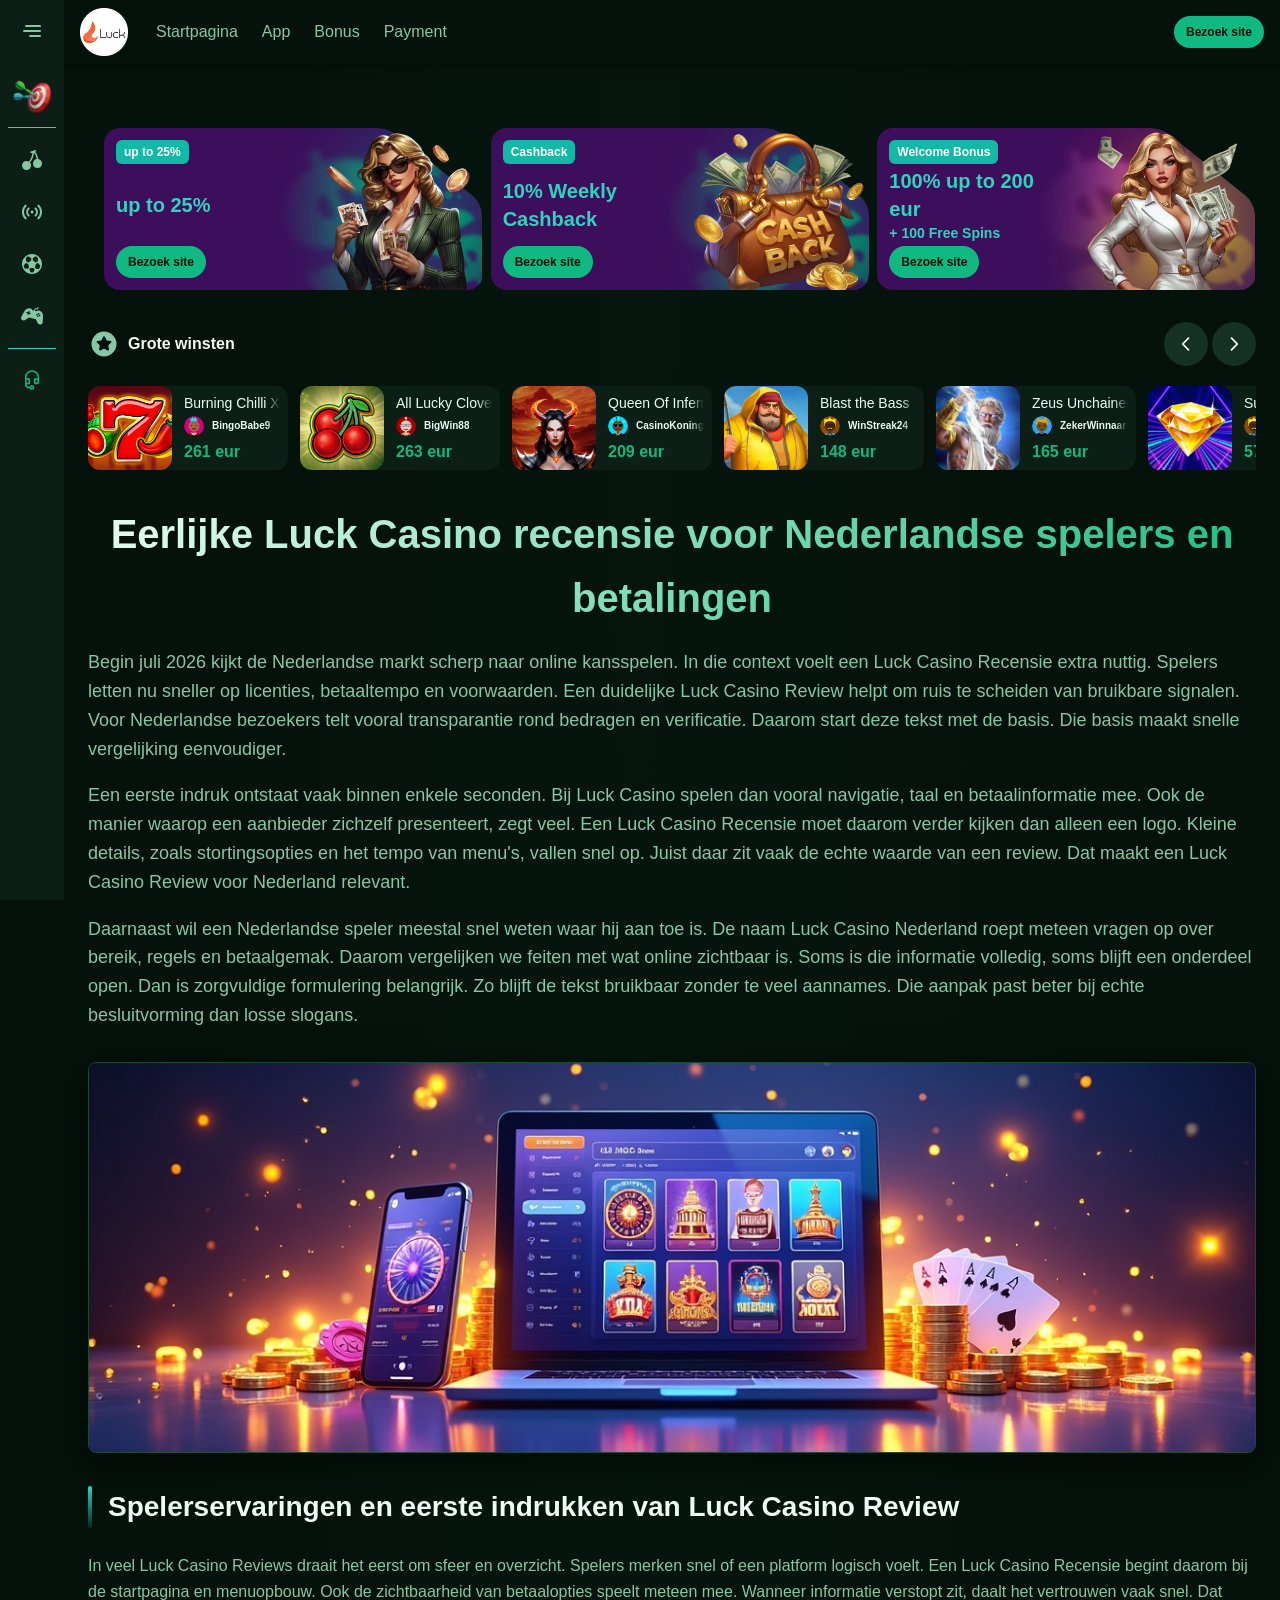
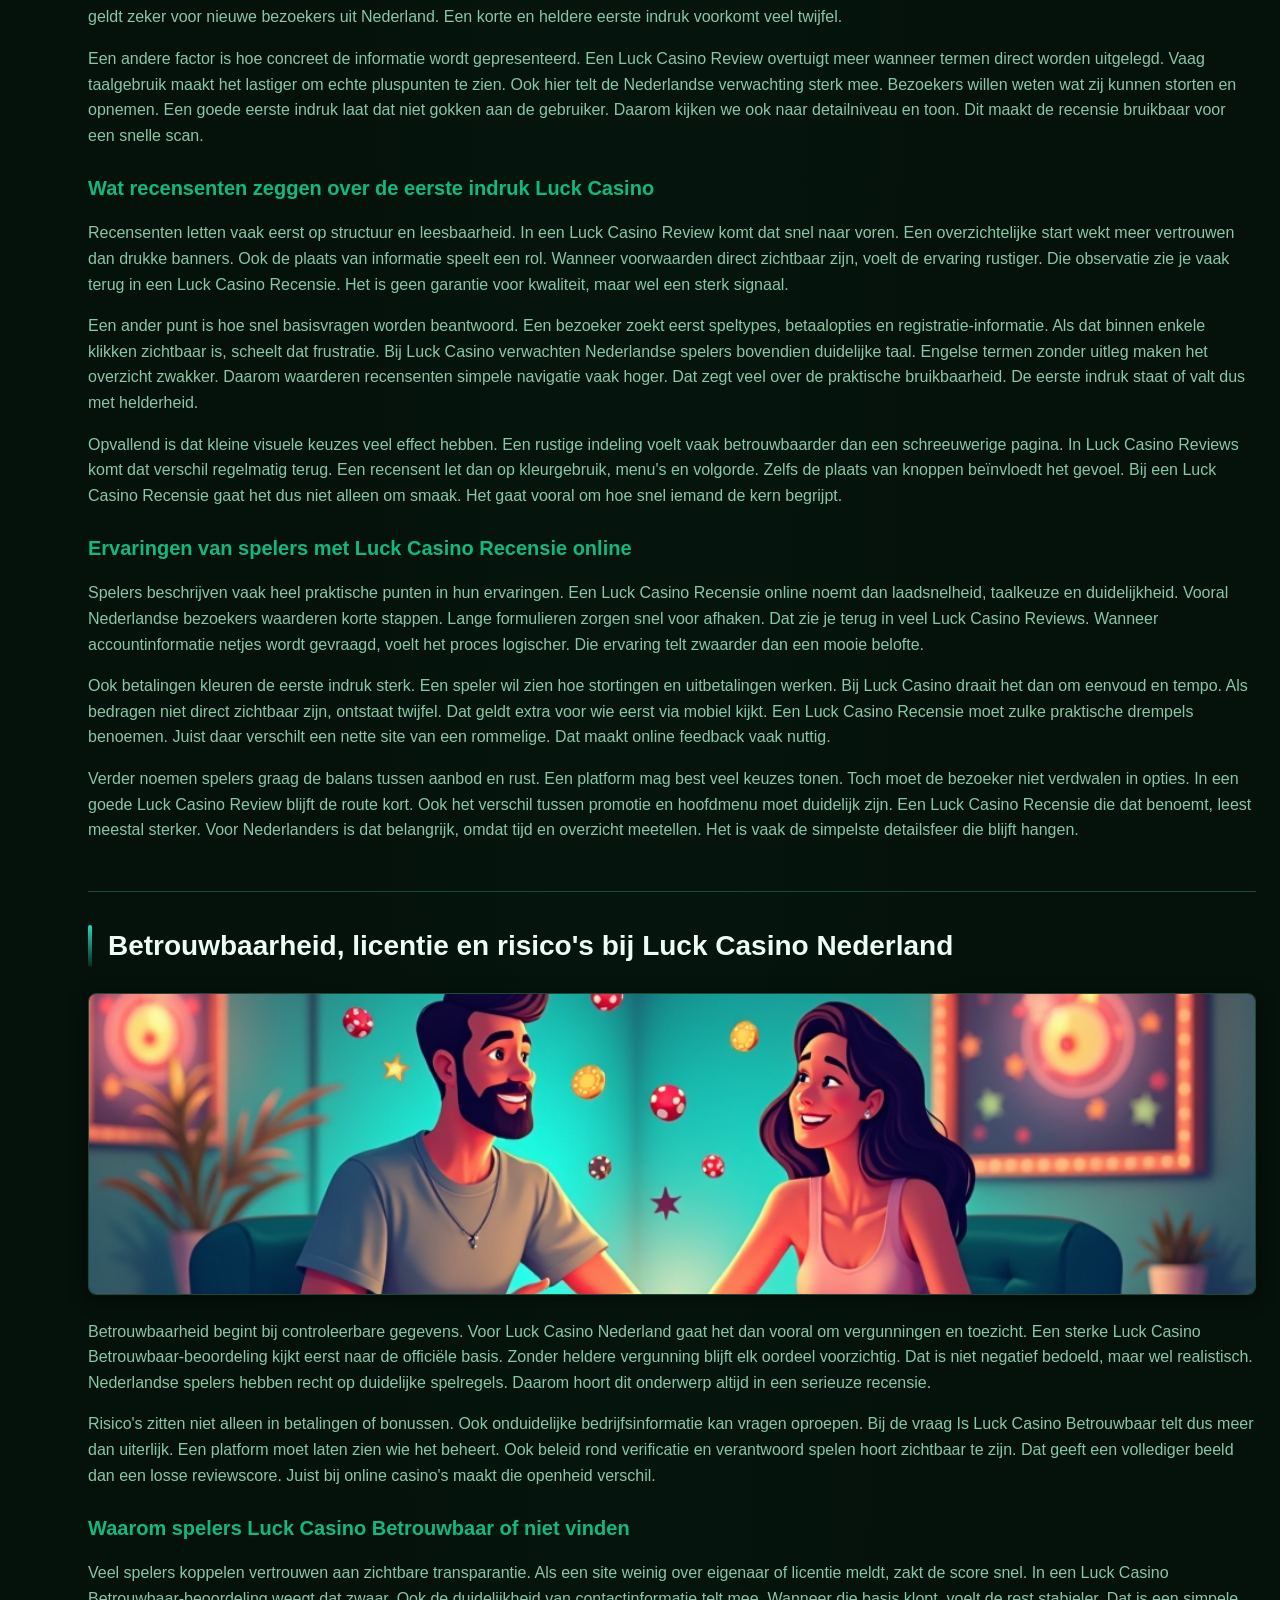
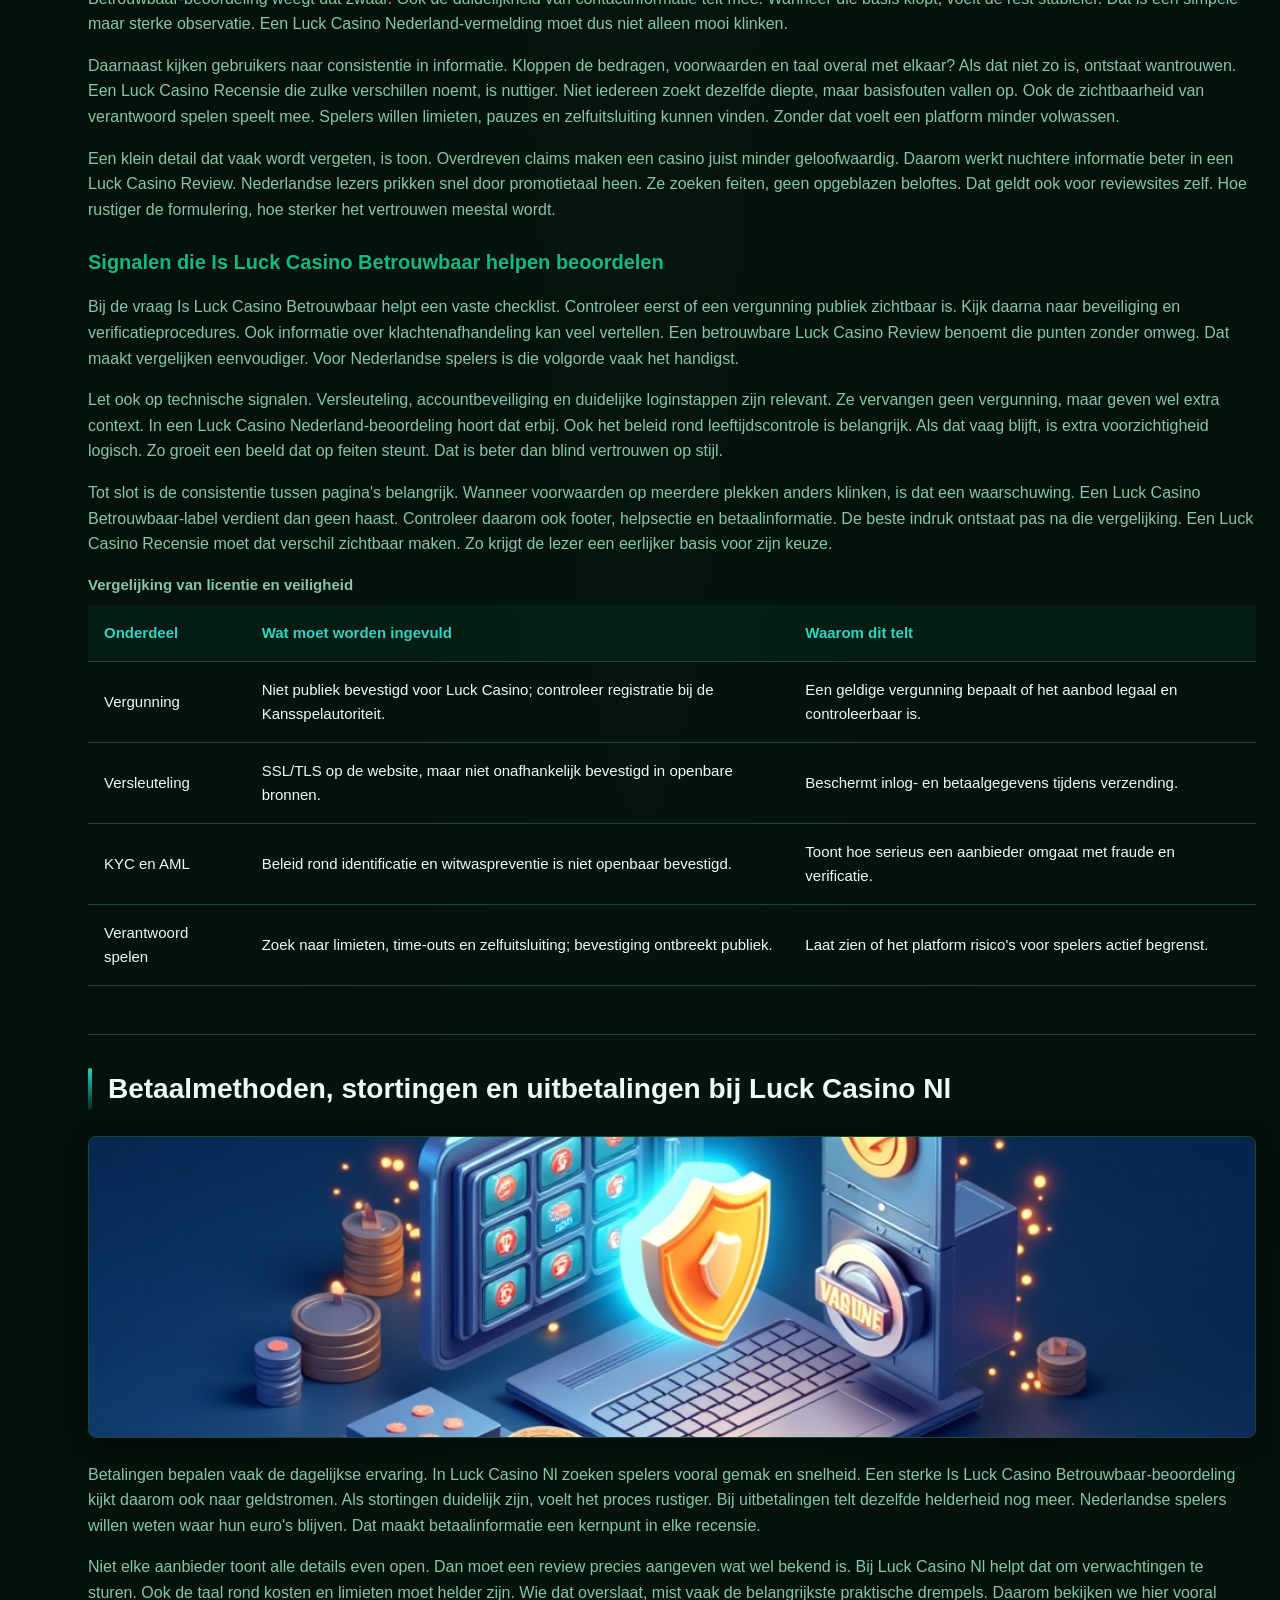
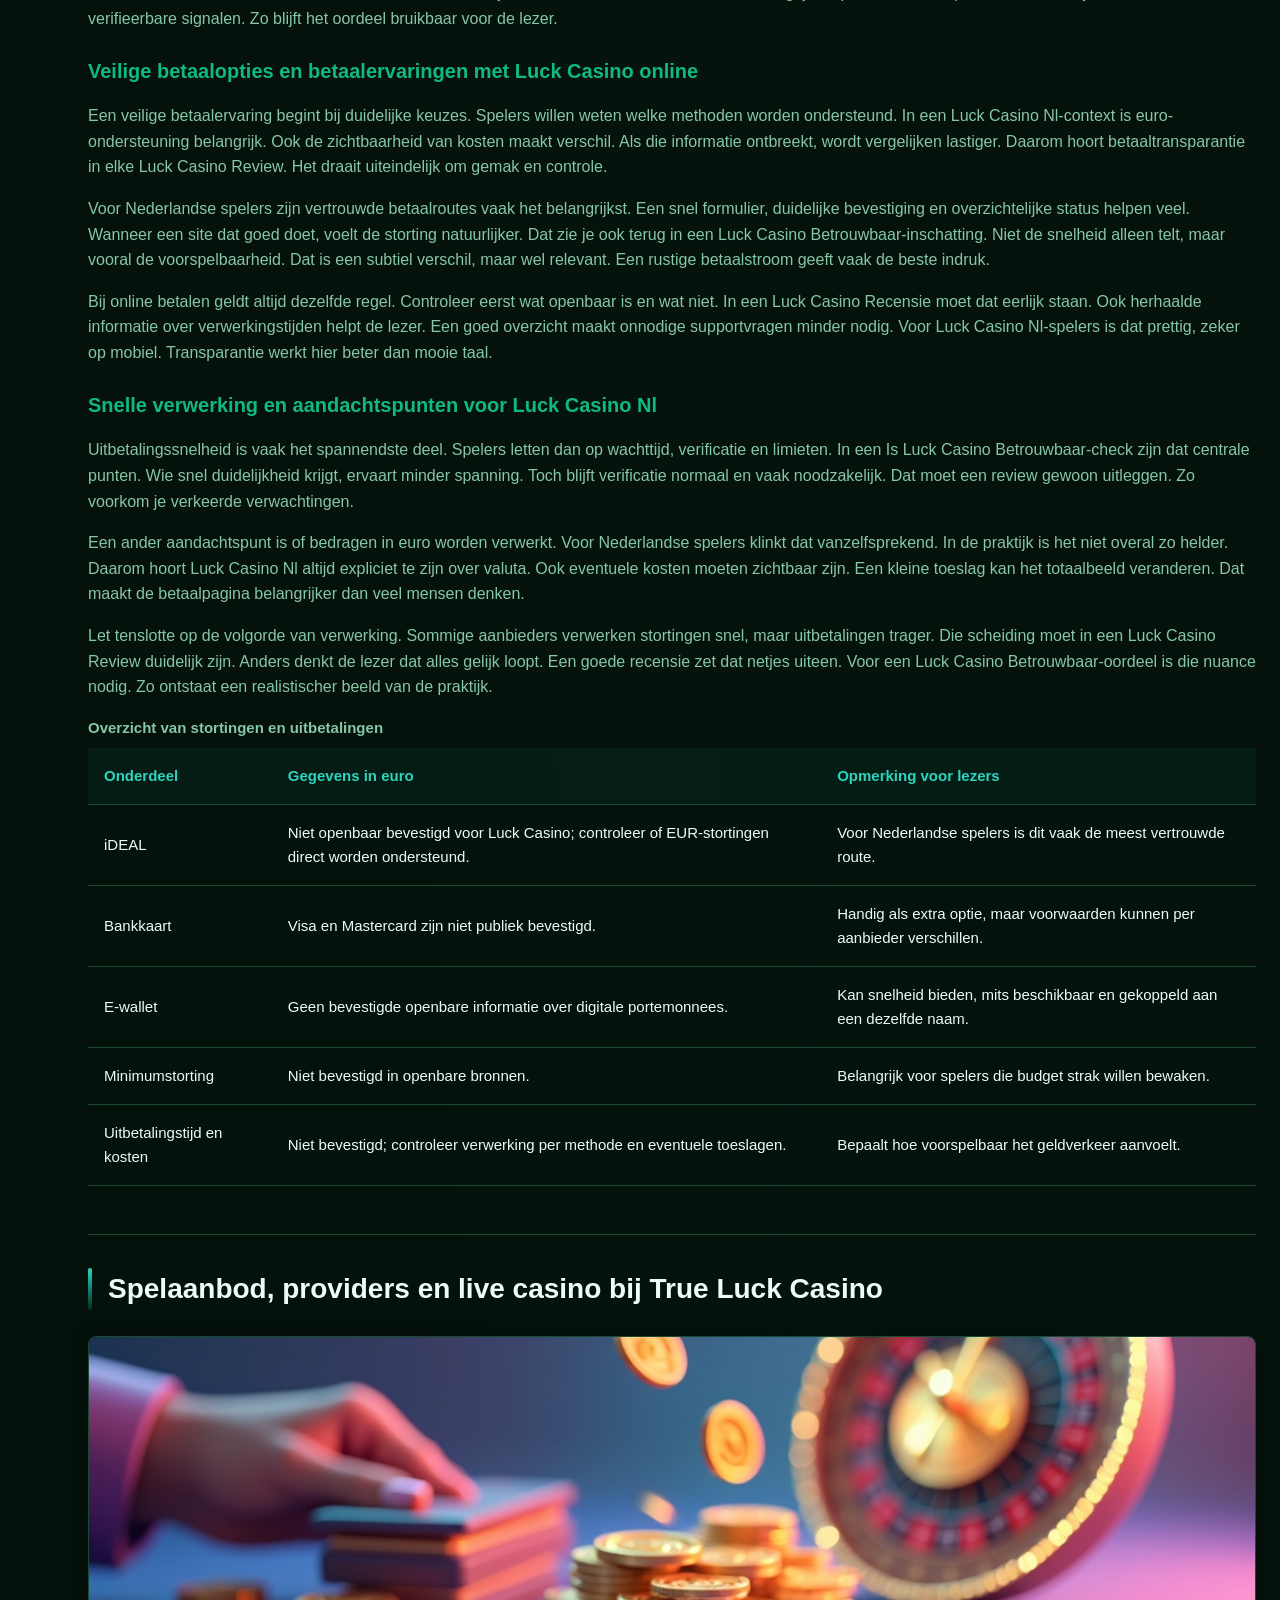
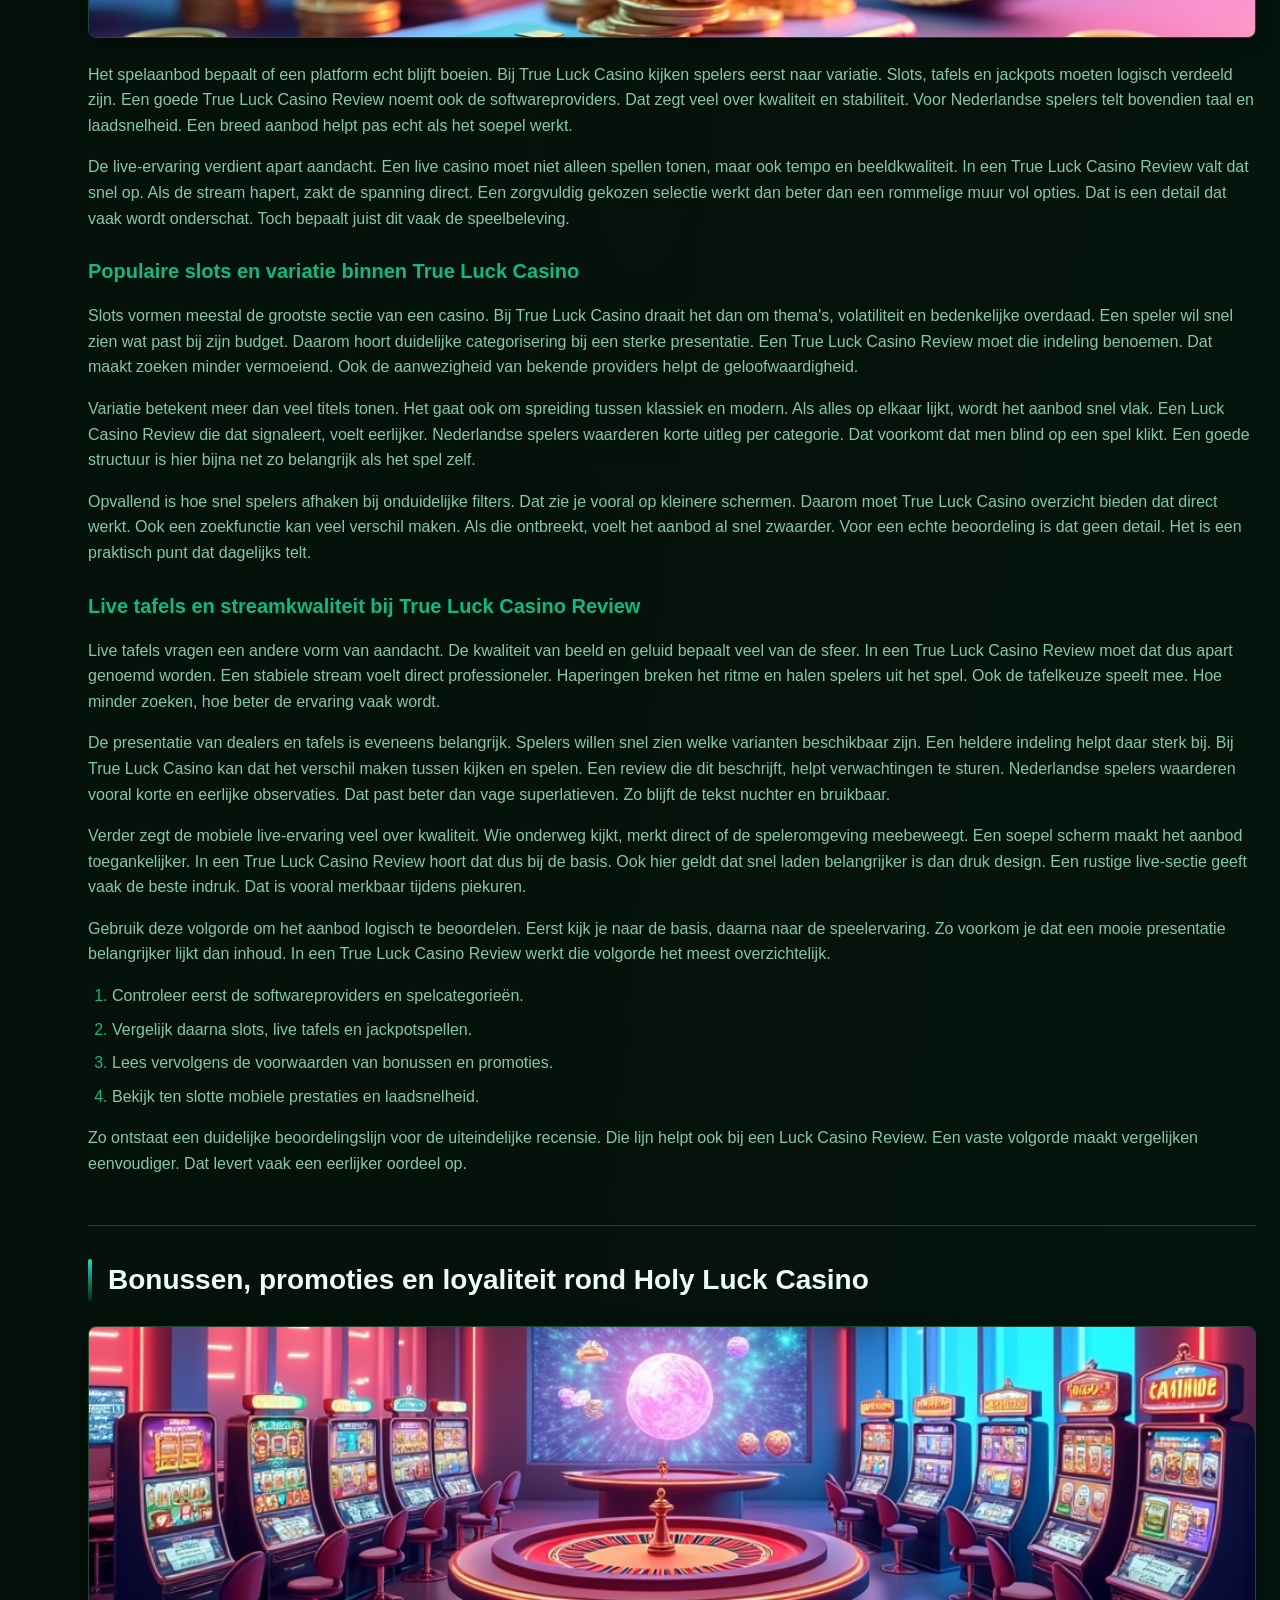
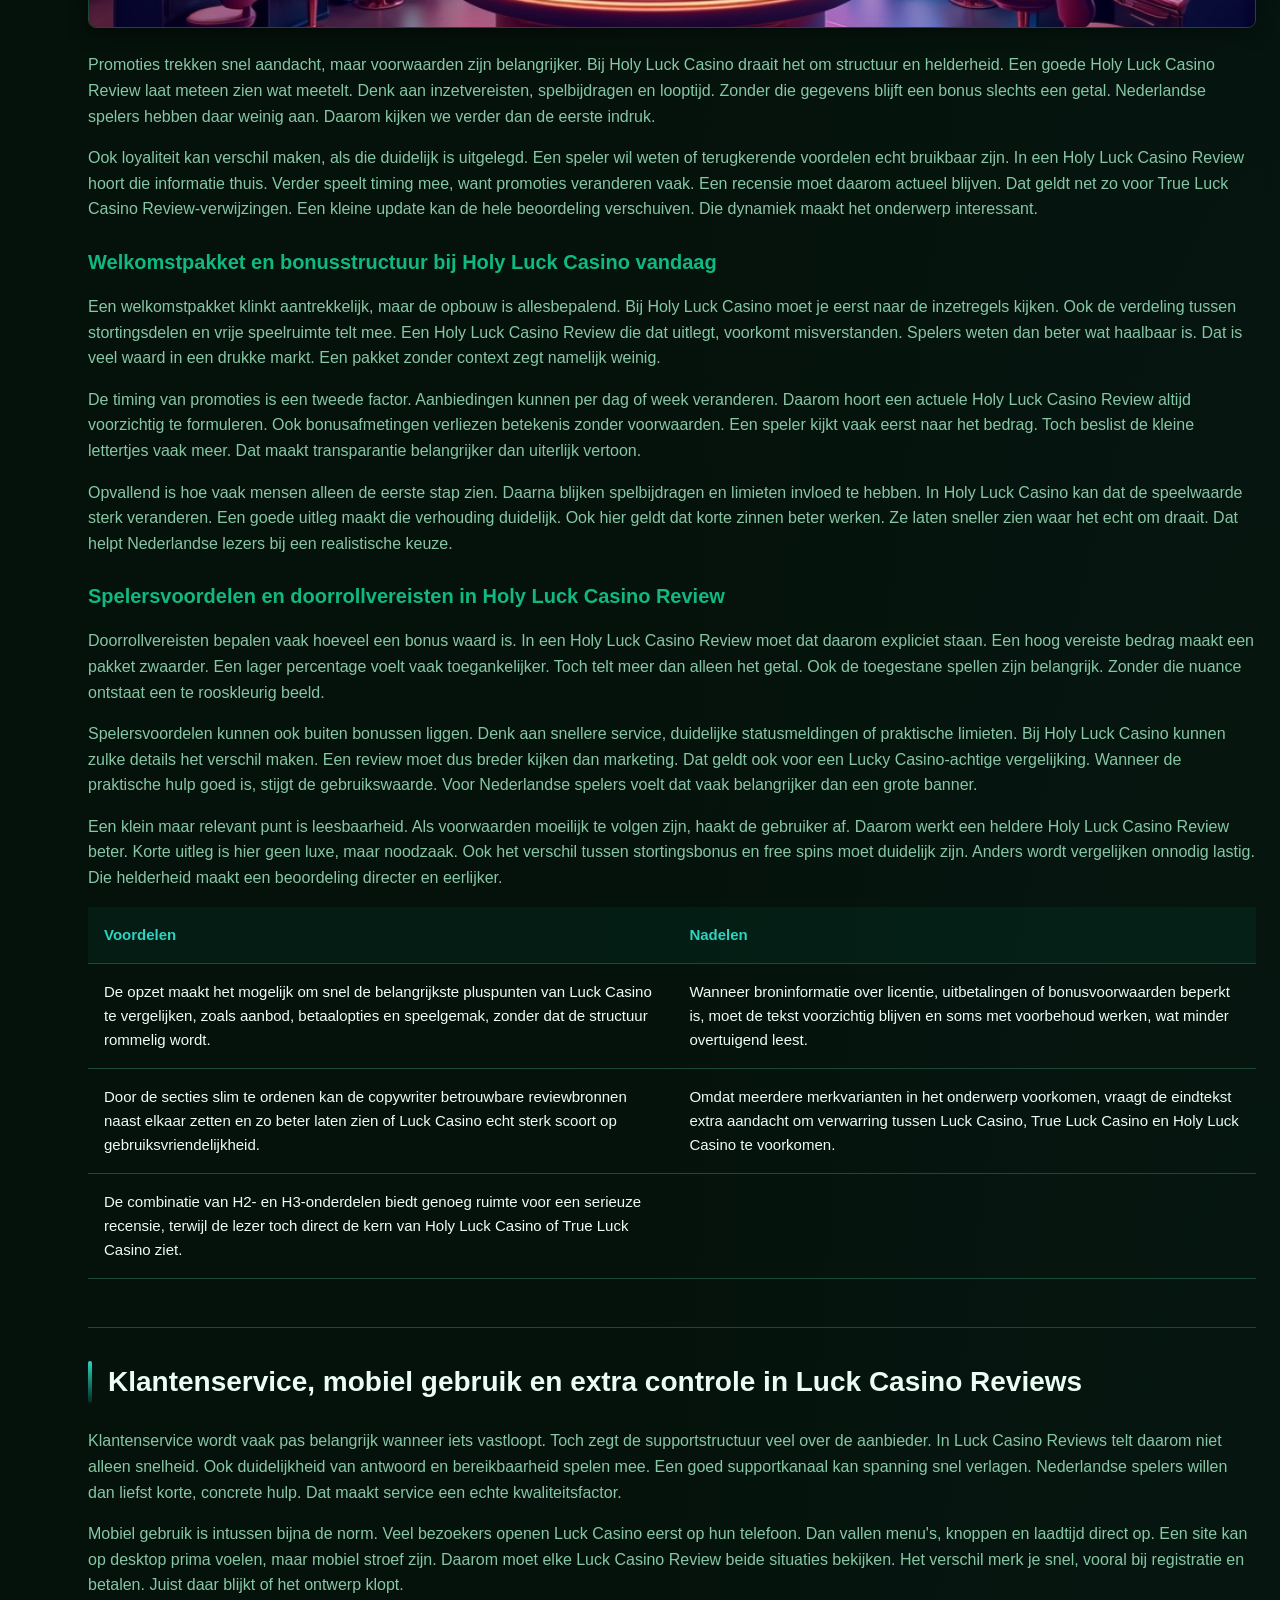
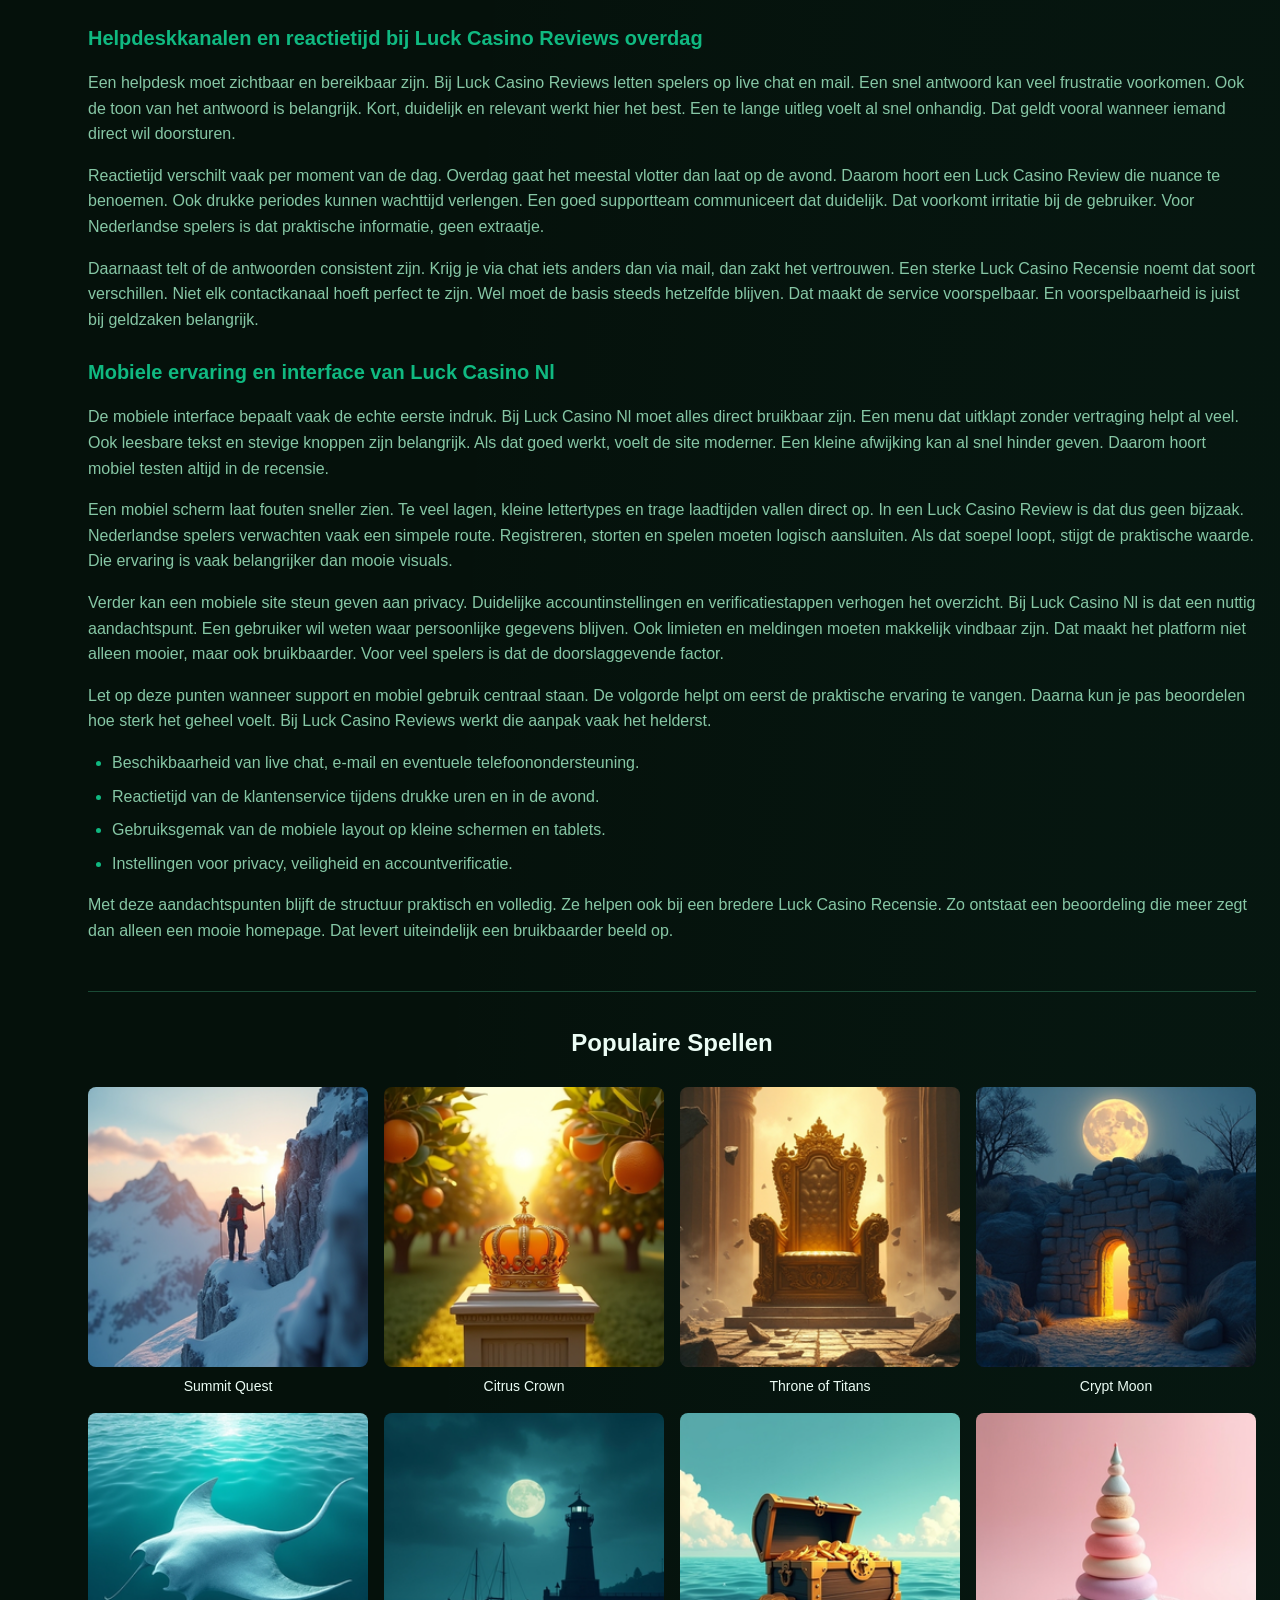
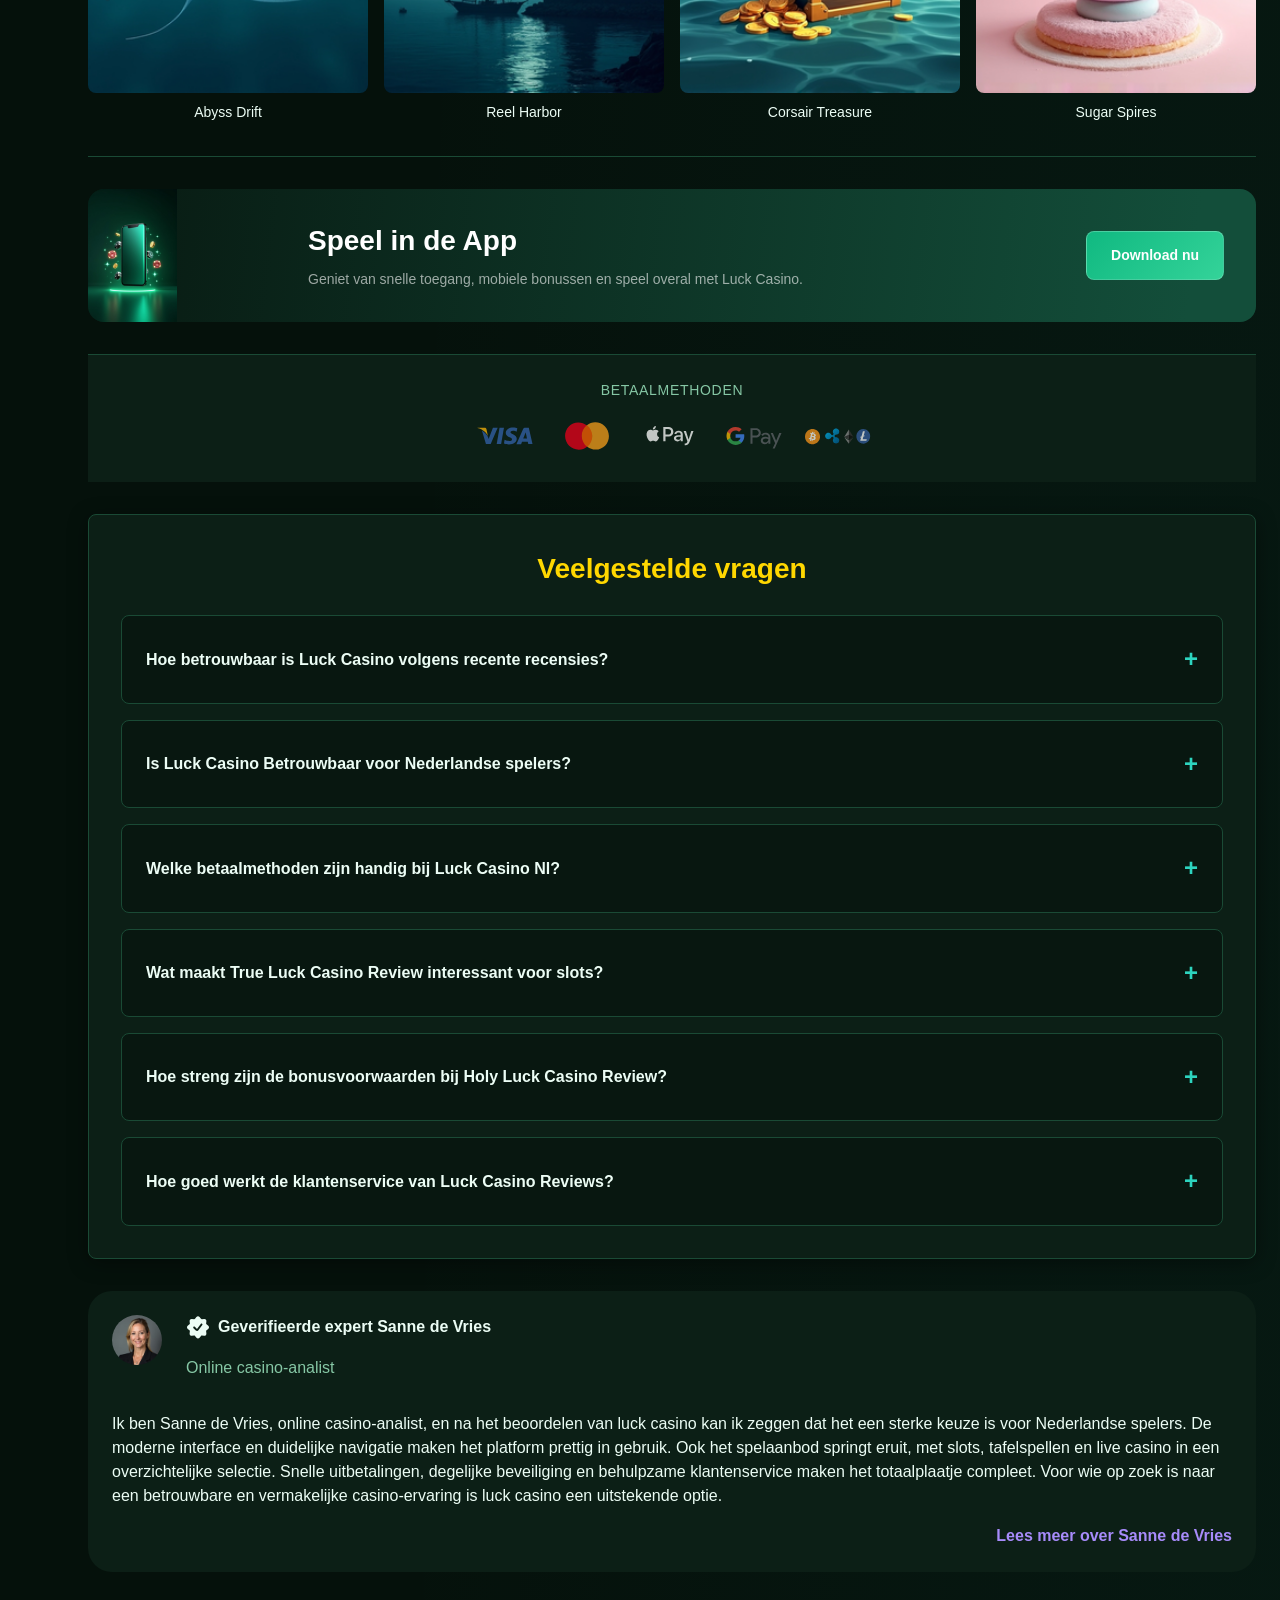
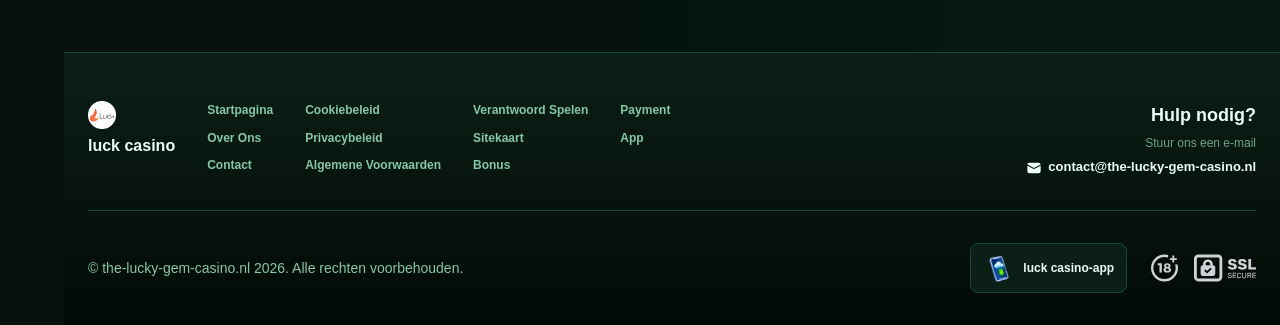
<file: netherlands-nl/index.html>
<!DOCTYPE html>
<html lang="nl-NL">
<head>
    <meta charset="UTF-8">
    <meta name="viewport" content="width=device-width, initial-scale=1.0">
    <meta http-equiv="X-UA-Compatible" content="IE=edge">
    <meta name="robots" content="index, follow">
    <meta name="revisit-after" content="7 days">
    <title>Luck Casino - Betrouwbaar en overzichtelijk online</title>
    <meta name="title" content="Luck Casino - Betrouwbaar en overzichtelijk online">
    <meta name="description" content="Luck Casino 🎰 lees hier eerlijke Luck Casino Review over betalingen en betrouwbaarheid in Nederland, en check meteen of het bij je past en veilig is.">
    <meta name="keywords" content="Luck Casino, True Luck Casino, Luck Casino Reviews, Holy Luck Casino Review, Luck Casino Review, Holy Luck Casino, Luck Casino Betrouwbaar, Luck Casino Recensie, Luck Casino Nederland, Luck Casino Nl, Is Luck Casino Betrouwbaar, True Luck Casino Review">

    <link rel="canonical" href="https://soloperlui.nl/netherlands-nl/">

    <link rel="icon" type="image/png" sizes="32x32" href="/favicon-32x32.png">

    <meta property="og:title" content="Luck Casino - Betrouwbaar en overzichtelijk online">
    <meta property="og:description" content="Luck Casino 🎰 lees hier eerlijke Luck Casino Review over betalingen en betrouwbaarheid in Nederland, en check meteen of het bij je past en veilig is.">
    <meta property="og:type" content="website">
    <meta property="og:url" content="https://soloperlui.nl/">
    <meta property="og:site_name" content="luck casino">
    <meta property="og:locale" content="nl">
    <meta property="og:image" content="https://soloperlui.nl/images/logo.png">

    <meta name="twitter:card" content="summary">
    <meta name="twitter:title" content="Luck Casino - Betrouwbaar en overzichtelijk online">
    <meta name="twitter:description" content="Luck Casino 🎰 lees hier eerlijke Luck Casino Review over betalingen en betrouwbaarheid in Nederland, en check meteen of het bij je past en veilig is.">
    <meta name="twitter:url" content="https://soloperlui.nl/">
    <meta name="twitter:image" content="https://soloperlui.nl/images/logo.png">

    <link rel="stylesheet" href="/css/style.css">

    <link rel="stylesheet" href="/css/layout.css">

</head>
<body>
    <div class="nav-sidebar-88c75897 isFull" id="navSidebar">
        <div class="nav-sidebar-content-88c75897">
            <div class="nav-sidebar-wrapped-88c75897">
                <div class="nav-sidebar-header-88c75897">
                    <button class="nav-sidebar-header-toggle-88c75897" aria-label="Toggle menu">
                        <span class="nav-sidebar-header-wrap-88c75897">
                            <svg class="m-icon-88c75897">
                                <use xlink:href="/assets/icons/sidebar/sprites.svg#hamburger-r"/>
                            </svg>
                        </span>
                    </button>
                </div>
                <div class="nav-sidebar-wrapped-content-88c75897 hideScrollbar-88c75897">
                    <div class="divider-bottom-88c75897">
                        <div class="nav-card nav-sidebar-card--wrapped-88c75897">


                            <a href="/go" class="nav-card__button-88c75897"
                               title="Missies" rel="noindex nofollow">
                                <img src="/assets/icons/sidebar/missions.webp"
                                     alt="Missies True Luck Casino"
                                     title="Missies True Luck Casino"
                                     class="nav-card__img-88c75897">
                            </a>
                        </div>
                    </div>

                        <div class="nav-sidebar-wrapped-item-88c75897">
                            <a href="/go" title="Alle spellen"
                               class="nav-sidebar-icon-88c75897" rel="noindex nofollow">
                                <svg class="m-icon-88c75897">
                                    <use xlink:href="/assets/icons/sidebar/sprites.svg#all-games"/>
                                </svg>
                            </a>
                        </div>
                        <div class="nav-sidebar-wrapped-item-88c75897">
                            <a href="/go" title="Live"
                               class="nav-sidebar-icon-88c75897" rel="noindex nofollow">
                                <svg class="m-icon-88c75897">
                                    <use xlink:href="/assets/icons/sidebar/sprites.svg#live"/>
                                </svg>
                            </a>
                        </div>
                        <div class="nav-sidebar-wrapped-item-88c75897">
                            <a href="/go" title="Sport"
                               class="nav-sidebar-icon-88c75897" rel="noindex nofollow">
                                <svg class="m-icon-88c75897">
                                    <use xlink:href="/assets/icons/sidebar/sprites.svg#sport-soccer"/>
                                </svg>
                            </a>
                        </div>
                        <div class="nav-sidebar-wrapped-item-88c75897">
                            <a href="/go" title="Esports"
                               class="nav-sidebar-icon-88c75897" rel="noindex nofollow">
                                <svg class="m-icon-88c75897">
                                    <use xlink:href="/assets/icons/sidebar/sprites.svg#target-gamepad"/>
                                </svg>
                            </a>
                        </div>

                    <div class="divider-top-88c75897">
                        <a href="/go" title="Ondersteuning"
                           class="nav-sidebar-support-wrapped-88c75897 nav-sidebar-icon-88c75897" rel="noindex nofollow">
                            <svg class="m-icon-88c75897">
                                <use xlink:href="/assets/icons/sidebar/sprites.svg#support"/>
                            </svg>
                        </a>
                    </div>
                </div>
            </div>
        </div>
    </div>

    <div class="nav-sidebar-expanded-88c75897" id="navSidebarExpanded">
        <div class="nav-sidebar-header-88c75897">
            <button class="nav-sidebar-header-toggle-88c75897" aria-label="Close menu">
                <span class="nav-sidebar-header-wrap-88c75897">
                    <svg class="m-icon-88c75897">
                        <use xlink:href="/assets/icons/sidebar/sprites.svg#cross"/>
                    </svg>
                </span>
            </button>
                <a href="/netherlands-nl/" class="nav-logo-88c75897 nav-sidebar-header-logo-88c75897" title="luck casino">
                    <img src="/images/logo.png" alt="luck casino" title="luck casino">
                </a>
        </div>
        <div class="nav-sidebar-expanded-content-88c75897">
            <div class="nav-sidebar-expanded-scrollY-88c75897 hideScrollbar-88c75897 nav-sidebar-expanded--gap-88c75897">
                <div class="nav-sidebar-expanded-cards-88c75897">


                        <div class="nav-card nav-sidebar-card-88c75897">
                            <a href="/go" class="nav-card__button-88c75897"
                               title="Bonus" rel="noindex nofollow">
                                <img src="/assets/icons/sidebar/bonus.webp" alt="Bonus Luck Casino Nl"
                                     title="Bonus Luck Casino Nl" class="nav-card__img-88c75897">
                                <span class="nav-card__title-88c75897">Bonus</span>
                            </a>
                        </div>


                        <div class="nav-card nav-sidebar-card-88c75897">
                            <a href="/go" class="nav-card__button-88c75897"
                               title="Missies" rel="noindex nofollow">
                                <img src="/assets/icons/sidebar/missions.webp" alt="Missies True Luck Casino"
                                     title="Missies True Luck Casino" class="nav-card__img-88c75897">
                                <span class="nav-card__title-88c75897">Missies</span>
                            </a>
                        </div>

                    <div class="nav-sidebar-cards-grid-88c75897">


                            <div class="nav-card nav-sidebar-card-88c75897">
                                <a href="/go" class="nav-card__button-88c75897"
                                   title="Rad" rel="noindex nofollow">
                                    <img src="/assets/icons/sidebar/wheel.gif" alt="Rad Holy Luck Casino Review"
                                         title="Rad Holy Luck Casino Review" class="nav-card__img-88c75897">
                                    <span class="nav-card__title-88c75897">Rad</span>
                                </a>
                            </div>


                            <div class="nav-card nav-sidebar-card-88c75897">
                                <a href="/go" class="nav-card__button-88c75897"
                                   title="Loyaliteit" rel="noindex nofollow">
                                    <img src="/assets/icons/sidebar/loyalty.webp" alt="Loyaliteit Holy Luck Casino"
                                         title="Loyaliteit Holy Luck Casino" class="nav-card__img-88c75897">
                                    <span class="nav-card__title-88c75897">Loyaliteit</span>
                                </a>
                            </div>


                            <div class="nav-card nav-sidebar-card-88c75897">
                                <a href="/go" class="nav-card__button-88c75897"
                                   title="Cashback" rel="noindex nofollow">
                                    <img src="/assets/icons/sidebar/cashback.webp" alt="Cashback Luck Casino Recensie"
                                         title="Cashback Luck Casino Recensie" class="nav-card__img-88c75897">
                                    <span class="nav-card__title-88c75897">Cashback</span>
                                </a>
                            </div>


                            <div class="nav-card nav-sidebar-card-88c75897">
                                <a href="/go" class="nav-card__button-88c75897"
                                   title="VIP-club" rel="noindex nofollow">
                                    <img src="/assets/icons/sidebar/vipclub.webp" alt="VIP-club Luck Casino Review"
                                         title="VIP-club Luck Casino Review" class="nav-card__img-88c75897">
                                    <span class="nav-card__title-88c75897">VIP-club</span>
                                </a>
                            </div>


                            <div class="nav-card nav-sidebar-card-88c75897">
                                <a href="/go" class="nav-card__button-88c75897"
                                   title="Promoties" rel="noindex nofollow">
                                    <img src="/assets/icons/sidebar/promotions.webp" alt="Promoties Luck Casino Recensie"
                                         title="Promoties Luck Casino Recensie" class="nav-card__img-88c75897">
                                    <span class="nav-card__title-88c75897">Promoties</span>
                                </a>
                            </div>
                    </div>
                </div>

                <ul class="nav-sidebar-items-88c75897 nav-sidebar-expanded-items-88c75897">
                        <li class="nav-sidebar-items-item">
                            <a href="/go" class="nav-sidebar-items-dropdown"
                               title="Alle spellen" rel="noindex nofollow">
                                <div class="nav-sidebar-items-title-88c75897 nav-sidebar-items-title--light-88c75897">
                                    <div class="m-icon-container-88c75897 nav-sidebar-item-icon-88c75897">
                                        <svg class="m-icon-88c75897">
                                            <use xlink:href="/assets/icons/sidebar/sprites.svg#all-games"/>
                                        </svg>
                                    </div>
                                    <span>Alle spellen</span>
                                </div>
                            </a>
                        </li>
                        <li class="nav-sidebar-items-item">
                            <a href="/go" class="nav-sidebar-items-dropdown"
                               title="Live" rel="noindex nofollow">
                                <div class="nav-sidebar-items-title-88c75897 nav-sidebar-items-title--light-88c75897">
                                    <div class="m-icon-container-88c75897 nav-sidebar-item-icon-88c75897">
                                        <svg class="m-icon-88c75897">
                                            <use xlink:href="/assets/icons/sidebar/sprites.svg#live"/>
                                        </svg>
                                    </div>
                                    <span>Live</span>
                                </div>
                            </a>
                        </li>
                        <li class="nav-sidebar-items-item">
                            <a href="/go" class="nav-sidebar-items-dropdown"
                               title="Sport" rel="noindex nofollow">
                                <div class="nav-sidebar-items-title-88c75897 nav-sidebar-items-title--light-88c75897">
                                    <div class="m-icon-container-88c75897 nav-sidebar-item-icon-88c75897">
                                        <svg class="m-icon-88c75897">
                                            <use xlink:href="/assets/icons/sidebar/sprites.svg#sport-soccer"/>
                                        </svg>
                                    </div>
                                    <span>Sport</span>
                                </div>
                            </a>
                        </li>
                        <li class="nav-sidebar-items-item">
                            <a href="/go" class="nav-sidebar-items-dropdown"
                               title="Esports" rel="noindex nofollow">
                                <div class="nav-sidebar-items-title-88c75897 nav-sidebar-items-title--light-88c75897">
                                    <div class="m-icon-container-88c75897 nav-sidebar-item-icon-88c75897">
                                        <svg class="m-icon-88c75897">
                                            <use xlink:href="/assets/icons/sidebar/sprites.svg#target-gamepad"/>
                                        </svg>
                                    </div>
                                    <span>Esports</span>
                                </div>
                            </a>
                        </li>
                </ul>

                <ul class="nav-sidebar-items-88c75897 nav-sidebar-expanded-items-88c75897 flex-1-88c75897"></ul>

                <div class="nav-sidebar-expanded-support-88c75897">
                    <div class="nav-sidebar-expanded-support-help-88c75897">
                        <a href="/go" title="Ondersteuning"
                           class="m-button-88c75897 m-button--success-88c75897 m-button--m-88c75897 nav-sidebar-support-88c75897"
                           rel="noindex nofollow">
                            <div class="m-button-content-88c75897">
                                <svg class="m-icon-88c75897">
                                    <use xlink:href="/assets/icons/sidebar/sprites.svg#support"/>
                                </svg>
                                Ondersteuning
                            </div>
                        </a>
                    </div>
                </div>

                <div class="nav-sidebar-expanded-app-links-88c75897">
                    <a href="/go" class="footer-app-button-88c75897"
                       title="luck casino-app" rel="noindex nofollow">
                        <img class="footer-app-button-image-88c75897"
                             alt="luck casino-app"
                             title="luck casino-app"
                             src="/assets/icons/mobile/app-button-icon.webp">
                        <div class="footer-app-button-text-88c75897">
                            <p class="m-text-88c75897 m-fs12-88c75897 m-fw700-88c75897 m-lh160-88c75897 footer-app-button-title-88c75897">luck casino-app</p>
                            <p class="m-text-88c75897 m-fs10-88c75897 m-fw500-88c75897 m-lh160-88c75897 footer-app-button-description-88c75897"
                               style="color: #ffffff;">Installeer onze app</p>
                        </div>
                    </a>
                </div>
            </div>
        </div>
    </div>

    <div class="bottom-overlays-88c75897">
        <div class="bottom-action-buttons-88c75897 bottom-overlays__action-buttons-88c75897">
            <div class="bottom-communication-button-88c75897">
                <button class="m-button-88c75897 m-gradient-border m-button--secondary-88c75897 m-button--m-88c75897 scroll-top-btn-88c75897"
                        aria-label="Scroll to top" title="Scroll to top">
                    <div class="m-icon-container-88c75897">
                        <span class="scroll-top-arrow-88c75897">&uarr;</span>
                    </div>
                </button>
            </div>
        </div>

        <nav class="mobile-nav-88c75897" aria-label="Mobile navigation">
            <div class="mobile-nav-wrap-88c75897">
                <a href="/go" title="Alle spellen"
                   rel="noindex nofollow" target="_blank">
                    <div class="mobile-nav-item-88c75897">
                        <div class="mobile-nav-item__icon-wrap-88c75897">
                            <svg class="m-icon-88c75897 m-icon-loadable mobile-nav-item__icon-88c75897">
                                <use xlink:href="/assets/icons/sidebar/sprites.svg#all-games"/>
                            </svg>
                        </div>
                        <p class="m-text-88c75897 m-fs10-88c75897 m-fw600-88c75897 m-lh160-88c75897 m-text-center-88c75897 mobile-nav-item__text-88c75897">Alle spellen</p>
                    </div>
                </a>

                <a href="/go" title="Sport"
                   rel="noindex nofollow" target="_blank">
                    <div class="mobile-nav-item-88c75897">
                        <div class="mobile-nav-item__icon-wrap-88c75897">
                            <svg class="m-icon-88c75897 m-icon-loadable mobile-nav-item__icon-88c75897">
                                <use xlink:href="/assets/icons/sidebar/sprites.svg#sport-soccer"/>
                            </svg>
                        </div>
                        <p class="m-text-88c75897 m-fs10-88c75897 m-fw600-88c75897 m-lh160-88c75897 m-text-center-88c75897 mobile-nav-item__text-88c75897">Sport</p>
                    </div>
                </a>

                <div class="mobile-nav-item-88c75897">
                    <a href="/go"
                       class="m-button-88c75897 m-gradient-border m-button--primary-88c75897 m-button--m-88c75897 mobile-nav-item__icon-wrap-88c75897"
                       title="Bezoek site"
                       rel="noindex nofollow" target="_blank">
                        <div class="m-button-content-88c75897">
                            <svg class="m-icon-88c75897 m-icon-loadable mobile-nav-item__icon-88c75897">
                                <use xlink:href="/assets/icons/sidebar/sprites.svg#person"/>
                            </svg>
                        </div>
                    </a>
                    <p class="m-text-88c75897 m-fs10-88c75897 m-fw600-88c75897 m-lh160-88c75897 m-text-center-88c75897 mobile-nav-item__text-88c75897">Bezoek site</p>
                </div>

                <a href="/go" title="Bonus"
                   rel="noindex nofollow" target="_blank">
                    <div class="mobile-nav-item-88c75897">
                        <div class="mobile-nav-item__icon-wrap-88c75897">
                            <svg class="m-icon-88c75897 m-icon-loadable mobile-nav-item__icon-88c75897">
                                <use xlink:href="/assets/icons/sidebar/sprites.svg#gift"/>
                            </svg>
                        </div>
                        <p class="m-text-88c75897 m-fs10-88c75897 m-fw600-88c75897 m-lh160-88c75897 m-text-center-88c75897 mobile-nav-item__text-88c75897">Bonus</p>
                    </div>
                </a>

                <a href="/go" title="Missies"
                   rel="noindex nofollow" target="_blank">
                    <div class="mobile-nav-item-88c75897">
                        <div class="mobile-nav-item__icon-wrap-88c75897">
                            <svg class="m-icon-88c75897 m-icon-loadable mobile-nav-item__icon-88c75897">
                                <use xlink:href="/assets/icons/sidebar/sprites.svg#activities"/>
                            </svg>
                        </div>
                        <p class="m-text-88c75897 m-fs10-88c75897 m-fw600-88c75897 m-lh160-88c75897 m-text-center-88c75897 mobile-nav-item__text-88c75897">Missies</p>
                    </div>
                </a>
            </div>
        </nav>
    </div>


    <div class="site-wrapper-88c75897 with-sidebar-88c75897">
<nav class="main-nav-88c75897">
    <div class="main-nav-content-88c75897">
        <div class="main-nav-content-left-88c75897">
            <button class="main-nav-content-toggle-88c75897 nav-sidebar-header-toggle-88c75897" aria-label="Toggle menu" aria-expanded="false">
                <svg class="m-icon-88c75897 m-icon-loadable">
                    <use xlink:href="/assets/icons/sidebar/sprites.svg#hamburger"/>
                </svg>
            </button>

            <a href="/netherlands-nl/" class="nav-logo-88c75897 main-nav-logo-88c75897" title="luck casino">
                <img src="/images/logo.png" alt="luck casino" title="luck casino">
            </a>
        </div>

        <div class="main-nav-content-center-88c75897">
            <a href="/netherlands-nl/" class="nav-link-88c75897" title="Startpagina">Startpagina</a>
            <a href="/app/" class="nav-link-88c75897" title="App">App</a>
            <a href="/bonus/" class="nav-link-88c75897" title="Bonus">Bonus</a>
            <a href="/payment/" class="nav-link-88c75897" title="Payment">Payment</a>
        </div>

        <div class="main-nav-content-auth-88c75897">
            <a class="m-button-88c75897 m-gradient-border m-button--primary-88c75897 m-button--s-88c75897"
               href="/go" title="Bezoek site"
               rel="noindex nofollow" target="_blank">
                <div class="m-button-content-88c75897">Bezoek site</div>
            </a>
        </div>
    </div>
</nav>
        <main class="main-content-88c75897">
<article class="page-content-88c75897">
    <div class="container-88c75897">


<section class="lobby-banners-88c75897">
    <div class="lobby-slider-88c75897" style="--max-slide-width:auto;--bp-xxxl-plus:33.3333%;--slides-xxxl-plus:3;--bp-xxxl:33.3333%;--slides-xxxl:3;--bp-xxl:33.3333%;--slides-xxl:3;--bp-xl-2:33.3333%;--slides-xl-2:3;--bp-xl:100%;--slides-xl:1;--bp-l:100%;--slides-l:1;--bp-m:100%;--slides-m:1;--bp-s:100%;--slides-s:1;--bp-xs:100%;--slides-xs:1;--bp-xxs:100%;--slides-xxs:1;">
        <div class="lobby-slider__scroll-wrap-88c75897">
            <div class="lobby-slider__scroll-box-88c75897">
                <div class="lobby-slider__slide-88c75897">
                    <div class="lobby-slider__slide-content-88c75897">
                        <div class="lobby-banners__banner">
                            <div class="lobby-banner-88c75897">
                                <div class="lobby-banner-picture-88c75897 lobby-banner__image-88c75897">
                                    <picture class="banner-picture-88c75897">
                                        <img src="/assets/banners/play-jonny.webp" alt="up to 25% Luck Casino Reviews" title="up to 25% Luck Casino Reviews" fetchpriority="high" loading="eager" decoding="async">
                                    </picture>
                                </div>
                                <div class="lobby-banner__content-88c75897">
                                    <div class="lobby-badge-88c75897 lobby-badge--secondary-88c75897 lobby-badge--m-88c75897">
                                        <div class="lobby-badge-content-88c75897">
                                            <div class="lobby-badge-text-88c75897">up to 25%</div>
                                        </div>
                                    </div>
                                    <div class="lobby-banner__text-88c75897">
                                        <p class="lobby-banner-text-88c75897 lobby-banner-text--header-88c75897" style="color:var(--color-at400);">
                                            up to 25%
                                        </p>
                                    </div>
                                    <a href="/go" rel="noindex nofollow" target="_blank" class="lobby-btn-88c75897 lobby-btn--primary-88c75897 lobby-btn--s-88c75897" title="up to 25% Bezoek site">
                                        <div class="lobby-btn-content-88c75897">Bezoek site</div>
                                    </a>
                                </div>
                            </div>
                        </div>
                    </div>
                </div>
                <div class="lobby-slider__slide-88c75897">
                    <div class="lobby-slider__slide-content-88c75897">
                        <div class="lobby-banners__banner">
                            <div class="lobby-banner-88c75897">
                                <div class="lobby-banner-picture-88c75897 lobby-banner__image-88c75897">
                                    <picture class="banner-picture-88c75897">
                                        <img src="/assets/banners/playjonny.webp" alt="Cashback Luck Casino Recensie" title="Cashback Luck Casino Recensie" loading="lazy" fetchpriority="low" decoding="async">
                                    </picture>
                                </div>
                                <div class="lobby-banner__content-88c75897">
                                    <div class="lobby-badge-88c75897 lobby-badge--secondary-88c75897 lobby-badge--m-88c75897">
                                        <div class="lobby-badge-content-88c75897">
                                            <div class="lobby-badge-text-88c75897">Cashback</div>
                                        </div>
                                    </div>
                                    <div class="lobby-banner__text-88c75897">
                                        <p class="lobby-banner-text-88c75897 lobby-banner-text--header-88c75897" style="color:var(--color-at400);">
                                            10% Weekly Cashback
                                        </p>
                                    </div>
                                    <a href="/go" rel="noindex nofollow" target="_blank" class="lobby-btn-88c75897 lobby-btn--primary-88c75897 lobby-btn--s-88c75897" title="Cashback Bezoek site">
                                        <div class="lobby-btn-content-88c75897">Bezoek site</div>
                                    </a>
                                </div>
                            </div>
                        </div>
                    </div>
                </div>
                <div class="lobby-slider__slide-88c75897">
                    <div class="lobby-slider__slide-content-88c75897">
                        <div class="lobby-banners__banner">
                            <div class="lobby-banner-88c75897">
                                <div class="lobby-banner-picture-88c75897 lobby-banner__image-88c75897">
                                    <picture class="banner-picture-88c75897">
                                        <img src="/assets/banners/play-jonny-casino.webp" alt="Welcome Bonus Luck Casino Nl" title="Welcome Bonus Luck Casino Nl" loading="lazy" fetchpriority="low" decoding="async">
                                    </picture>
                                </div>
                                <div class="lobby-banner__content-88c75897">
                                    <div class="lobby-badge-88c75897 lobby-badge--secondary-88c75897 lobby-badge--m-88c75897">
                                        <div class="lobby-badge-content-88c75897">
                                            <div class="lobby-badge-text-88c75897">Welcome Bonus</div>
                                        </div>
                                    </div>
                                    <div class="lobby-banner__text-88c75897">
                                        <p class="lobby-banner-text-88c75897 lobby-banner-text--header-88c75897" style="color:var(--color-at400);">
                                            100% up to 200 eur
                                        </p>
                                        <p class="lobby-banner-text-88c75897 lobby-banner-text--body-88c75897" style="color:var(--color-at400);">
                                            + 100 Free Spins
                                        </p>
                                    </div>
                                    <a href="/go" rel="noindex nofollow" target="_blank" class="lobby-btn-88c75897 lobby-btn--primary-88c75897 lobby-btn--s-88c75897" title="Welcome Bonus Bezoek site">
                                        <div class="lobby-btn-content-88c75897">Bezoek site</div>
                                    </a>
                                </div>
                            </div>
                        </div>
                    </div>
                </div>
            </div>
        </div>
    </div>
</section>

<section class="recent-big-wins-section-88c75897">
    <div class="recent-big-wins-slider-88c75897"
         data-asset-pools='{"avatar_files": ["40x40.0.webp", "40x40.1.webp", "40x40.2.webp", "40x40.3.webp", "40x40.4.webp", "40x40.5.webp", "40x40.6.webp", "40x40.7.webp", "40x40.8.webp", "40x40.9.webp", "40x40.10.webp", "40x40.11.webp", "40x40.12.webp", "40x40.13.webp", "40x40.14.webp"], "currency": "eur", "game_icons": ["inout.webp", "penguinking.webp", "penguinking1.webp", "shadylady.oops.webp", "softswiss.1spin4win-LuckyFruitWins100_designed.webp", "softswiss.scatterkings-GoldLuckSizzlingSevens.webp", "softswiss.softswiss-AllLuckyClover100_designed.webp", "softswiss.softswiss-BurningChilliX_designed.webp", "softswiss.softswiss-HotChilliBells_designed.webp", "softswiss.webp", "spinomenal.SlotMachine_ZeusUnchainedHoldHit_designed.webp", "spinomenal.webp"], "game_names": ["Chicken Road", "Super Cash Boost: Hold \u0026 Win", "Break the Piggy Bank", "Oops", "Lucky Fruit Wins 100", "Inferno Sevens", "All Lucky Clovers 100", "Burning Chilli X", "Hot Chilli Bells", "Blast the Bass", "Zeus Unchained - Hold \u0026 Hit", "Queen Of Inferno"], "max_amount": 500, "min_amount": 50, "usernames": ["LuckyAce", "BigWin88", "SlotMaster", "JackpotHero", "Player777", "Geluksjager", "WinStreak24", "CasinoKoning", "LuckyNiels", "SpinMaster7", "JackpotPro", "GoudenSpel", "ZekerWinnaar", "BingoBabe9", "FortuinFox", "RondeKoning", "WinstPiraat", "SpinNinja88", "MuntMeester", "TurboLuck2024", "PrizeHunter", "LuckyLars", "MegaSlotter", "WinstWolf", "AceVanFortuin"]}'
         data-keywords='["Luck Casino", "True Luck Casino", "Holy Luck Casino", "True Luck Casino Review", "Holy Luck Casino Review", "Luck Casino Review", "Luck Casino Nederland", "Luck Casino Nl", "Luck Casino Betrouwbaar", "Is Luck Casino Betrouwbaar", "Luck Casino Reviews", "Luck Casino Recensie"]'
         data-auto-rotate="true"
         data-interval="3000"
         style="--perRow: 5; --duration: 0.6s; --perRowDefault: 5; --perRowMiddle: 4; --perRowMin: 3;">

        <!-- Header with title and controls -->
        <div class="recent-big-wins-header-88c75897">
            <div class="recent-big-wins-header__title-88c75897">
                <svg class="bw-icon-88c75897">
                    <use xlink:href="/assets/icons/sidebar/sprites.svg#big-wins"/>
                </svg>
                Grote winsten
            </div>
            <div class="recent-big-wins-header__control-88c75897">
                <div class="bw-prev-next-arrows-88c75897">
                    <button class="bw-arrow-btn-88c75897"
                            aria-label="Slide prev"
                            data-slider-action="prev">
                        <span class="bw-icon-container-88c75897">
                            <svg class="bw-icon-88c75897 bw-chevron-88c75897" style="transform: rotate(270deg);">
                                <use xlink:href="/assets/icons/sidebar/sprites.svg#chevron"/>
                            </svg>
                        </span>
                    </button>
                    <button class="bw-arrow-btn-88c75897"
                            aria-label="Slide next"
                            data-slider-action="next">
                        <span class="bw-icon-container-88c75897">
                            <svg class="bw-icon-88c75897 bw-chevron-88c75897" style="transform: rotate(90deg);">
                                <use xlink:href="/assets/icons/sidebar/sprites.svg#chevron"/>
                            </svg>
                        </span>
                    </button>
                </div>
            </div>
        </div>

        <!-- Slider container (populated dynamically by JS) -->
        <div class="recent-big-wins-slider__cards-88c75897" data-slider-cards>
        </div>
    </div>
</section>

        <header class="page-header-88c75897">
            <h1>Eerlijke Luck Casino recensie voor Nederlandse spelers en betalingen</h1>
            <div class="intro-88c75897">
                <p>Begin juli 2026 kijkt de Nederlandse markt scherp naar online kansspelen. In die context voelt een Luck Casino Recensie extra nuttig. Spelers letten nu sneller op licenties, betaaltempo en voorwaarden. Een duidelijke Luck Casino Review helpt om ruis te scheiden van bruikbare signalen. Voor Nederlandse bezoekers telt vooral transparantie rond bedragen en verificatie. Daarom start deze tekst met de basis. Die basis maakt snelle vergelijking eenvoudiger.</p>
                <p>Een eerste indruk ontstaat vaak binnen enkele seconden. Bij Luck Casino spelen dan vooral navigatie, taal en betaalinformatie mee. Ook de manier waarop een aanbieder zichzelf presenteert, zegt veel. Een Luck Casino Recensie moet daarom verder kijken dan alleen een logo. Kleine details, zoals stortingsopties en het tempo van menu's, vallen snel op. Juist daar zit vaak de echte waarde van een review. Dat maakt een Luck Casino Review voor Nederland relevant.</p>
                <p>Daarnaast wil een Nederlandse speler meestal snel weten waar hij aan toe is. De naam Luck Casino Nederland roept meteen vragen op over bereik, regels en betaalgemak. Daarom vergelijken we feiten met wat online zichtbaar is. Soms is die informatie volledig, soms blijft een onderdeel open. Dan is zorgvuldige formulering belangrijk. Zo blijft de tekst bruikbaar zonder te veel aannames. Die aanpak past beter bij echte besluitvorming dan losse slogans.</p>
            </div>
        </header>

        <div class="hero-image-88c75897">
            <img src="/images/lucky_casino_recensie_hero.png" alt="Luck Casino Review" title="Luck Casino Review" loading="lazy">
        </div>


        <section class="content-section-88c75897 card-88c75897">
            <h2 id="toc-s0">Spelerservaringen en eerste indrukken van Luck Casino Review</h2>


            <p>In veel Luck Casino Reviews draait het eerst om sfeer en overzicht. Spelers merken snel of een platform logisch voelt. Een Luck Casino Recensie begint daarom bij de startpagina en menuopbouw. Ook de zichtbaarheid van betaalopties speelt meteen mee. Wanneer informatie verstopt zit, daalt het vertrouwen vaak snel. Dat geldt zeker voor nieuwe bezoekers uit Nederland. Een korte en heldere eerste indruk voorkomt veel twijfel.</p>
            <p>Een andere factor is hoe concreet de informatie wordt gepresenteerd. Een Luck Casino Review overtuigt meer wanneer termen direct worden uitgelegd. Vaag taalgebruik maakt het lastiger om echte pluspunten te zien. Ook hier telt de Nederlandse verwachting sterk mee. Bezoekers willen weten wat zij kunnen storten en opnemen. Een goede eerste indruk laat dat niet gokken aan de gebruiker. Daarom kijken we ook naar detailniveau en toon. Dit maakt de recensie bruikbaar voor een snelle scan.</p>

                
        <h3 id="toc-s0-b0">Wat recensenten zeggen over de eerste indruk Luck Casino</h3>
            <p>Recensenten letten vaak eerst op structuur en leesbaarheid. In een Luck Casino Review komt dat snel naar voren. Een overzichtelijke start wekt meer vertrouwen dan drukke banners. Ook de plaats van informatie speelt een rol. Wanneer voorwaarden direct zichtbaar zijn, voelt de ervaring rustiger. Die observatie zie je vaak terug in een Luck Casino Recensie. Het is geen garantie voor kwaliteit, maar wel een sterk signaal.</p>
            <p>Een ander punt is hoe snel basisvragen worden beantwoord. Een bezoeker zoekt eerst speltypes, betaalopties en registratie-informatie. Als dat binnen enkele klikken zichtbaar is, scheelt dat frustratie. Bij Luck Casino verwachten Nederlandse spelers bovendien duidelijke taal. Engelse termen zonder uitleg maken het overzicht zwakker. Daarom waarderen recensenten simpele navigatie vaak hoger. Dat zegt veel over de praktische bruikbaarheid. De eerste indruk staat of valt dus met helderheid.</p>
            <p>Opvallend is dat kleine visuele keuzes veel effect hebben. Een rustige indeling voelt vaak betrouwbaarder dan een schreeuwerige pagina. In Luck Casino Reviews komt dat verschil regelmatig terug. Een recensent let dan op kleurgebruik, menu's en volgorde. Zelfs de plaats van knoppen beïnvloedt het gevoel. Bij een Luck Casino Recensie gaat het dus niet alleen om smaak. Het gaat vooral om hoe snel iemand de kern begrijpt.</p>



                
        <h3 id="toc-s0-b1">Ervaringen van spelers met Luck Casino Recensie online</h3>
            <p>Spelers beschrijven vaak heel praktische punten in hun ervaringen. Een Luck Casino Recensie online noemt dan laadsnelheid, taalkeuze en duidelijkheid. Vooral Nederlandse bezoekers waarderen korte stappen. Lange formulieren zorgen snel voor afhaken. Dat zie je terug in veel Luck Casino Reviews. Wanneer accountinformatie netjes wordt gevraagd, voelt het proces logischer. Die ervaring telt zwaarder dan een mooie belofte.</p>
            <p>Ook betalingen kleuren de eerste indruk sterk. Een speler wil zien hoe stortingen en uitbetalingen werken. Bij Luck Casino draait het dan om eenvoud en tempo. Als bedragen niet direct zichtbaar zijn, ontstaat twijfel. Dat geldt extra voor wie eerst via mobiel kijkt. Een Luck Casino Recensie moet zulke praktische drempels benoemen. Juist daar verschilt een nette site van een rommelige. Dat maakt online feedback vaak nuttig.</p>
            <p>Verder noemen spelers graag de balans tussen aanbod en rust. Een platform mag best veel keuzes tonen. Toch moet de bezoeker niet verdwalen in opties. In een goede Luck Casino Review blijft de route kort. Ook het verschil tussen promotie en hoofdmenu moet duidelijk zijn. Een Luck Casino Recensie die dat benoemt, leest meestal sterker. Voor Nederlanders is dat belangrijk, omdat tijd en overzicht meetellen. Het is vaak de simpelste detailsfeer die blijft hangen.</p>



        </section>
        <section class="content-section-88c75897 card-88c75897">
            <h2 id="toc-s1">Betrouwbaarheid, licentie en risico&#39;s bij Luck Casino Nederland</h2>

            <div class="section-image-88c75897">
                <img src="/images/spelerservaringen_eerste_indrukken.png" alt="True Luck Casino Review" title="True Luck Casino Review" loading="lazy">
            </div>

            <p>Betrouwbaarheid begint bij controleerbare gegevens. Voor Luck Casino Nederland gaat het dan vooral om vergunningen en toezicht. Een sterke Luck Casino Betrouwbaar-beoordeling kijkt eerst naar de officiële basis. Zonder heldere vergunning blijft elk oordeel voorzichtig. Dat is niet negatief bedoeld, maar wel realistisch. Nederlandse spelers hebben recht op duidelijke spelregels. Daarom hoort dit onderwerp altijd in een serieuze recensie.</p>
            <p>Risico's zitten niet alleen in betalingen of bonussen. Ook onduidelijke bedrijfsinformatie kan vragen oproepen. Bij de vraag Is Luck Casino Betrouwbaar telt dus meer dan uiterlijk. Een platform moet laten zien wie het beheert. Ook beleid rond verificatie en verantwoord spelen hoort zichtbaar te zijn. Dat geeft een vollediger beeld dan een losse reviewscore. Juist bij online casino's maakt die openheid verschil.</p>

                
        <h3 id="toc-s1-b0">Waarom spelers Luck Casino Betrouwbaar of niet vinden</h3>
            <p>Veel spelers koppelen vertrouwen aan zichtbare transparantie. Als een site weinig over eigenaar of licentie meldt, zakt de score snel. In een Luck Casino Betrouwbaar-beoordeling weegt dat zwaar. Ook de duidelijkheid van contactinformatie telt mee. Wanneer die basis klopt, voelt de rest stabieler. Dat is een simpele maar sterke observatie. Een Luck Casino Nederland-vermelding moet dus niet alleen mooi klinken.</p>
            <p>Daarnaast kijken gebruikers naar consistentie in informatie. Kloppen de bedragen, voorwaarden en taal overal met elkaar? Als dat niet zo is, ontstaat wantrouwen. Een Luck Casino Recensie die zulke verschillen noemt, is nuttiger. Niet iedereen zoekt dezelfde diepte, maar basisfouten vallen op. Ook de zichtbaarheid van verantwoord spelen speelt mee. Spelers willen limieten, pauzes en zelfuitsluiting kunnen vinden. Zonder dat voelt een platform minder volwassen.</p>
            <p>Een klein detail dat vaak wordt vergeten, is toon. Overdreven claims maken een casino juist minder geloofwaardig. Daarom werkt nuchtere informatie beter in een Luck Casino Review. Nederlandse lezers prikken snel door promotietaal heen. Ze zoeken feiten, geen opgeblazen beloftes. Dat geldt ook voor reviewsites zelf. Hoe rustiger de formulering, hoe sterker het vertrouwen meestal wordt.</p>



                
        <h3 id="toc-s1-b1">Signalen die Is Luck Casino Betrouwbaar helpen beoordelen</h3>
            <p>Bij de vraag Is Luck Casino Betrouwbaar helpt een vaste checklist. Controleer eerst of een vergunning publiek zichtbaar is. Kijk daarna naar beveiliging en verificatieprocedures. Ook informatie over klachtenafhandeling kan veel vertellen. Een betrouwbare Luck Casino Review benoemt die punten zonder omweg. Dat maakt vergelijken eenvoudiger. Voor Nederlandse spelers is die volgorde vaak het handigst.</p>
            <p>Let ook op technische signalen. Versleuteling, accountbeveiliging en duidelijke loginstappen zijn relevant. Ze vervangen geen vergunning, maar geven wel extra context. In een Luck Casino Nederland-beoordeling hoort dat erbij. Ook het beleid rond leeftijdscontrole is belangrijk. Als dat vaag blijft, is extra voorzichtigheid logisch. Zo groeit een beeld dat op feiten steunt. Dat is beter dan blind vertrouwen op stijl.</p>
            <p>Tot slot is de consistentie tussen pagina's belangrijk. Wanneer voorwaarden op meerdere plekken anders klinken, is dat een waarschuwing. Een Luck Casino Betrouwbaar-label verdient dan geen haast. Controleer daarom ook footer, helpsectie en betaalinformatie. De beste indruk ontstaat pas na die vergelijking. Een Luck Casino Recensie moet dat verschil zichtbaar maken. Zo krijgt de lezer een eerlijker basis voor zijn keuze.</p>



                
        <div class="table-wrapper-88c75897">
            <table class="content-table-88c75897">
                <caption>Vergelijking van licentie en veiligheid</caption>

                <thead>
                    <tr>
                            <th>Onderdeel</th>
                            <th>Wat moet worden ingevuld</th>
                            <th>Waarom dit telt</th>
                    </tr>
                </thead>

                <tbody>
                        <tr>
                                <td>Vergunning</td>
                                <td>Niet publiek bevestigd voor Luck Casino; controleer registratie bij de Kansspelautoriteit.</td>
                                <td>Een geldige vergunning bepaalt of het aanbod legaal en controleerbaar is.</td>
                        </tr>
                        <tr>
                                <td>Versleuteling</td>
                                <td>SSL/TLS op de website, maar niet onafhankelijk bevestigd in openbare bronnen.</td>
                                <td>Beschermt inlog- en betaalgegevens tijdens verzending.</td>
                        </tr>
                        <tr>
                                <td>KYC en AML</td>
                                <td>Beleid rond identificatie en witwaspreventie is niet openbaar bevestigd.</td>
                                <td>Toont hoe serieus een aanbieder omgaat met fraude en verificatie.</td>
                        </tr>
                        <tr>
                                <td>Verantwoord spelen</td>
                                <td>Zoek naar limieten, time-outs en zelfuitsluiting; bevestiging ontbreekt publiek.</td>
                                <td>Laat zien of het platform risico&#39;s voor spelers actief begrenst.</td>
                        </tr>
                </tbody>
            </table>
        </div>



        </section>
        <section class="content-section-88c75897 card-88c75897">
            <h2 id="toc-s2">Betaalmethoden, stortingen en uitbetalingen bij Luck Casino Nl</h2>

            <div class="section-image-88c75897">
                <img src="/images/betrouwbaarheid_licentie_risicos.png" alt="Is Luck Casino Betrouwbaar" title="Is Luck Casino Betrouwbaar" loading="lazy">
            </div>

            <p>Betalingen bepalen vaak de dagelijkse ervaring. In Luck Casino Nl zoeken spelers vooral gemak en snelheid. Een sterke Is Luck Casino Betrouwbaar-beoordeling kijkt daarom ook naar geldstromen. Als stortingen duidelijk zijn, voelt het proces rustiger. Bij uitbetalingen telt dezelfde helderheid nog meer. Nederlandse spelers willen weten waar hun euro's blijven. Dat maakt betaalinformatie een kernpunt in elke recensie.</p>
            <p>Niet elke aanbieder toont alle details even open. Dan moet een review precies aangeven wat wel bekend is. Bij Luck Casino Nl helpt dat om verwachtingen te sturen. Ook de taal rond kosten en limieten moet helder zijn. Wie dat overslaat, mist vaak de belangrijkste praktische drempels. Daarom bekijken we hier vooral verifieerbare signalen. Zo blijft het oordeel bruikbaar voor de lezer.</p>

                
        <h3 id="toc-s2-b0">Veilige betaalopties en betaalervaringen met Luck Casino online</h3>
            <p>Een veilige betaalervaring begint bij duidelijke keuzes. Spelers willen weten welke methoden worden ondersteund. In een Luck Casino Nl-context is euro-ondersteuning belangrijk. Ook de zichtbaarheid van kosten maakt verschil. Als die informatie ontbreekt, wordt vergelijken lastiger. Daarom hoort betaaltransparantie in elke Luck Casino Review. Het draait uiteindelijk om gemak en controle.</p>
            <p>Voor Nederlandse spelers zijn vertrouwde betaalroutes vaak het belangrijkst. Een snel formulier, duidelijke bevestiging en overzichtelijke status helpen veel. Wanneer een site dat goed doet, voelt de storting natuurlijker. Dat zie je ook terug in een Luck Casino Betrouwbaar-inschatting. Niet de snelheid alleen telt, maar vooral de voorspelbaarheid. Dat is een subtiel verschil, maar wel relevant. Een rustige betaalstroom geeft vaak de beste indruk.</p>
            <p>Bij online betalen geldt altijd dezelfde regel. Controleer eerst wat openbaar is en wat niet. In een Luck Casino Recensie moet dat eerlijk staan. Ook herhaalde informatie over verwerkingstijden helpt de lezer. Een goed overzicht maakt onnodige supportvragen minder nodig. Voor Luck Casino Nl-spelers is dat prettig, zeker op mobiel. Transparantie werkt hier beter dan mooie taal.</p>



                
        <h3 id="toc-s2-b1">Snelle verwerking en aandachtspunten voor Luck Casino Nl</h3>
            <p>Uitbetalingssnelheid is vaak het spannendste deel. Spelers letten dan op wachttijd, verificatie en limieten. In een Is Luck Casino Betrouwbaar-check zijn dat centrale punten. Wie snel duidelijkheid krijgt, ervaart minder spanning. Toch blijft verificatie normaal en vaak noodzakelijk. Dat moet een review gewoon uitleggen. Zo voorkom je verkeerde verwachtingen.</p>
            <p>Een ander aandachtspunt is of bedragen in euro worden verwerkt. Voor Nederlandse spelers klinkt dat vanzelfsprekend. In de praktijk is het niet overal zo helder. Daarom hoort Luck Casino Nl altijd expliciet te zijn over valuta. Ook eventuele kosten moeten zichtbaar zijn. Een kleine toeslag kan het totaalbeeld veranderen. Dat maakt de betaalpagina belangrijker dan veel mensen denken.</p>
            <p>Let tenslotte op de volgorde van verwerking. Sommige aanbieders verwerken stortingen snel, maar uitbetalingen trager. Die scheiding moet in een Luck Casino Review duidelijk zijn. Anders denkt de lezer dat alles gelijk loopt. Een goede recensie zet dat netjes uiteen. Voor een Luck Casino Betrouwbaar-oordeel is die nuance nodig. Zo ontstaat een realistischer beeld van de praktijk.</p>



                
        <div class="table-wrapper-88c75897">
            <table class="content-table-88c75897">
                <caption>Overzicht van stortingen en uitbetalingen</caption>

                <thead>
                    <tr>
                            <th>Onderdeel</th>
                            <th>Gegevens in euro</th>
                            <th>Opmerking voor lezers</th>
                    </tr>
                </thead>

                <tbody>
                        <tr>
                                <td>iDEAL</td>
                                <td>Niet openbaar bevestigd voor Luck Casino; controleer of EUR-stortingen direct worden ondersteund.</td>
                                <td>Voor Nederlandse spelers is dit vaak de meest vertrouwde route.</td>
                        </tr>
                        <tr>
                                <td>Bankkaart</td>
                                <td>Visa en Mastercard zijn niet publiek bevestigd.</td>
                                <td>Handig als extra optie, maar voorwaarden kunnen per aanbieder verschillen.</td>
                        </tr>
                        <tr>
                                <td>E-wallet</td>
                                <td>Geen bevestigde openbare informatie over digitale portemonnees.</td>
                                <td>Kan snelheid bieden, mits beschikbaar en gekoppeld aan een dezelfde naam.</td>
                        </tr>
                        <tr>
                                <td>Minimumstorting</td>
                                <td>Niet bevestigd in openbare bronnen.</td>
                                <td>Belangrijk voor spelers die budget strak willen bewaken.</td>
                        </tr>
                        <tr>
                                <td>Uitbetalingstijd en kosten</td>
                                <td>Niet bevestigd; controleer verwerking per methode en eventuele toeslagen.</td>
                                <td>Bepaalt hoe voorspelbaar het geldverkeer aanvoelt.</td>
                        </tr>
                </tbody>
            </table>
        </div>



        </section>
        <section class="content-section-88c75897 card-88c75897">
            <h2 id="toc-s3">Spelaanbod, providers en live casino bij True Luck Casino</h2>

            <div class="section-image-88c75897">
                <img src="/images/betaalmethoden_stortingen_uitbetalingen.png" alt="Luck Casino Nl" title="Luck Casino Nl" loading="lazy">
            </div>

            <p>Het spelaanbod bepaalt of een platform echt blijft boeien. Bij True Luck Casino kijken spelers eerst naar variatie. Slots, tafels en jackpots moeten logisch verdeeld zijn. Een goede True Luck Casino Review noemt ook de softwareproviders. Dat zegt veel over kwaliteit en stabiliteit. Voor Nederlandse spelers telt bovendien taal en laadsnelheid. Een breed aanbod helpt pas echt als het soepel werkt.</p>
            <p>De live-ervaring verdient apart aandacht. Een live casino moet niet alleen spellen tonen, maar ook tempo en beeldkwaliteit. In een True Luck Casino Review valt dat snel op. Als de stream hapert, zakt de spanning direct. Een zorgvuldig gekozen selectie werkt dan beter dan een rommelige muur vol opties. Dat is een detail dat vaak wordt onderschat. Toch bepaalt juist dit vaak de speelbeleving.</p>

                
        <h3 id="toc-s3-b0">Populaire slots en variatie binnen True Luck Casino</h3>
            <p>Slots vormen meestal de grootste sectie van een casino. Bij True Luck Casino draait het dan om thema's, volatiliteit en bedenkelijke overdaad. Een speler wil snel zien wat past bij zijn budget. Daarom hoort duidelijke categorisering bij een sterke presentatie. Een True Luck Casino Review moet die indeling benoemen. Dat maakt zoeken minder vermoeiend. Ook de aanwezigheid van bekende providers helpt de geloofwaardigheid.</p>
            <p>Variatie betekent meer dan veel titels tonen. Het gaat ook om spreiding tussen klassiek en modern. Als alles op elkaar lijkt, wordt het aanbod snel vlak. Een Luck Casino Review die dat signaleert, voelt eerlijker. Nederlandse spelers waarderen korte uitleg per categorie. Dat voorkomt dat men blind op een spel klikt. Een goede structuur is hier bijna net zo belangrijk als het spel zelf.</p>
            <p>Opvallend is hoe snel spelers afhaken bij onduidelijke filters. Dat zie je vooral op kleinere schermen. Daarom moet True Luck Casino overzicht bieden dat direct werkt. Ook een zoekfunctie kan veel verschil maken. Als die ontbreekt, voelt het aanbod al snel zwaarder. Voor een echte beoordeling is dat geen detail. Het is een praktisch punt dat dagelijks telt.</p>



                
        <h3 id="toc-s3-b1">Live tafels en streamkwaliteit bij True Luck Casino Review</h3>
            <p>Live tafels vragen een andere vorm van aandacht. De kwaliteit van beeld en geluid bepaalt veel van de sfeer. In een True Luck Casino Review moet dat dus apart genoemd worden. Een stabiele stream voelt direct professioneler. Haperingen breken het ritme en halen spelers uit het spel. Ook de tafelkeuze speelt mee. Hoe minder zoeken, hoe beter de ervaring vaak wordt.</p>
            <p>De presentatie van dealers en tafels is eveneens belangrijk. Spelers willen snel zien welke varianten beschikbaar zijn. Een heldere indeling helpt daar sterk bij. Bij True Luck Casino kan dat het verschil maken tussen kijken en spelen. Een review die dit beschrijft, helpt verwachtingen te sturen. Nederlandse spelers waarderen vooral korte en eerlijke observaties. Dat past beter dan vage superlatieven. Zo blijft de tekst nuchter en bruikbaar.</p>
            <p>Verder zegt de mobiele live-ervaring veel over kwaliteit. Wie onderweg kijkt, merkt direct of de speleromgeving meebeweegt. Een soepel scherm maakt het aanbod toegankelijker. In een True Luck Casino Review hoort dat dus bij de basis. Ook hier geldt dat snel laden belangrijker is dan druk design. Een rustige live-sectie geeft vaak de beste indruk. Dat is vooral merkbaar tijdens piekuren.</p>



                
        <p>Gebruik deze volgorde om het aanbod logisch te beoordelen. Eerst kijk je naar de basis, daarna naar de speelervaring. Zo voorkom je dat een mooie presentatie belangrijker lijkt dan inhoud. In een True Luck Casino Review werkt die volgorde het meest overzichtelijk.</p>
        <ol class="content-list-88c75897 content-list--ordered">
                <li>Controleer eerst de softwareproviders en spelcategorieën.</li>
                <li>Vergelijk daarna slots, live tafels en jackpotspellen.</li>
                <li>Lees vervolgens de voorwaarden van bonussen en promoties.</li>
                <li>Bekijk ten slotte mobiele prestaties en laadsnelheid.</li>
        </ol>
        <p>Zo ontstaat een duidelijke beoordelingslijn voor de uiteindelijke recensie. Die lijn helpt ook bij een Luck Casino Review. Een vaste volgorde maakt vergelijken eenvoudiger. Dat levert vaak een eerlijker oordeel op.</p>



        </section>
        <section class="content-section-88c75897 card-88c75897">
            <h2 id="toc-s4">Bonussen, promoties en loyaliteit rond Holy Luck Casino</h2>

            <div class="section-image-88c75897">
                <img src="/images/spelaanbod_providers_live_casino.png" alt="True Luck Casino Review" title="True Luck Casino Review" loading="lazy">
            </div>

            <p>Promoties trekken snel aandacht, maar voorwaarden zijn belangrijker. Bij Holy Luck Casino draait het om structuur en helderheid. Een goede Holy Luck Casino Review laat meteen zien wat meetelt. Denk aan inzetvereisten, spelbijdragen en looptijd. Zonder die gegevens blijft een bonus slechts een getal. Nederlandse spelers hebben daar weinig aan. Daarom kijken we verder dan de eerste indruk.</p>
            <p>Ook loyaliteit kan verschil maken, als die duidelijk is uitgelegd. Een speler wil weten of terugkerende voordelen echt bruikbaar zijn. In een Holy Luck Casino Review hoort die informatie thuis. Verder speelt timing mee, want promoties veranderen vaak. Een recensie moet daarom actueel blijven. Dat geldt net zo voor True Luck Casino Review-verwijzingen. Een kleine update kan de hele beoordeling verschuiven. Die dynamiek maakt het onderwerp interessant.</p>

                
        <h3 id="toc-s4-b0">Welkomstpakket en bonusstructuur bij Holy Luck Casino vandaag</h3>
            <p>Een welkomstpakket klinkt aantrekkelijk, maar de opbouw is allesbepalend. Bij Holy Luck Casino moet je eerst naar de inzetregels kijken. Ook de verdeling tussen stortingsdelen en vrije speelruimte telt mee. Een Holy Luck Casino Review die dat uitlegt, voorkomt misverstanden. Spelers weten dan beter wat haalbaar is. Dat is veel waard in een drukke markt. Een pakket zonder context zegt namelijk weinig.</p>
            <p>De timing van promoties is een tweede factor. Aanbiedingen kunnen per dag of week veranderen. Daarom hoort een actuele Holy Luck Casino Review altijd voorzichtig te formuleren. Ook bonusafmetingen verliezen betekenis zonder voorwaarden. Een speler kijkt vaak eerst naar het bedrag. Toch beslist de kleine lettertjes vaak meer. Dat maakt transparantie belangrijker dan uiterlijk vertoon.</p>
            <p>Opvallend is hoe vaak mensen alleen de eerste stap zien. Daarna blijken spelbijdragen en limieten invloed te hebben. In Holy Luck Casino kan dat de speelwaarde sterk veranderen. Een goede uitleg maakt die verhouding duidelijk. Ook hier geldt dat korte zinnen beter werken. Ze laten sneller zien waar het echt om draait. Dat helpt Nederlandse lezers bij een realistische keuze.</p>



                
        <h3 id="toc-s4-b1">Spelersvoordelen en doorrollvereisten in Holy Luck Casino Review</h3>
            <p>Doorrollvereisten bepalen vaak hoeveel een bonus waard is. In een Holy Luck Casino Review moet dat daarom expliciet staan. Een hoog vereiste bedrag maakt een pakket zwaarder. Een lager percentage voelt vaak toegankelijker. Toch telt meer dan alleen het getal. Ook de toegestane spellen zijn belangrijk. Zonder die nuance ontstaat een te rooskleurig beeld.</p>
            <p>Spelersvoordelen kunnen ook buiten bonussen liggen. Denk aan snellere service, duidelijke statusmeldingen of praktische limieten. Bij Holy Luck Casino kunnen zulke details het verschil maken. Een review moet dus breder kijken dan marketing. Dat geldt ook voor een Lucky Casino-achtige vergelijking. Wanneer de praktische hulp goed is, stijgt de gebruikswaarde. Voor Nederlandse spelers voelt dat vaak belangrijker dan een grote banner.</p>
            <p>Een klein maar relevant punt is leesbaarheid. Als voorwaarden moeilijk te volgen zijn, haakt de gebruiker af. Daarom werkt een heldere Holy Luck Casino Review beter. Korte uitleg is hier geen luxe, maar noodzaak. Ook het verschil tussen stortingsbonus en free spins moet duidelijk zijn. Anders wordt vergelijken onnodig lastig. Die helderheid maakt een beoordeling directer en eerlijker.</p>



                
        <div class="table-wrapper-88c75897">
            <table class="content-table-88c75897">
                <thead>
                    <tr>
                        <th>Voordelen</th>
                        <th>Nadelen</th>
                    </tr>
                </thead>
                <tbody>
                        <tr>
                            <td>De opzet maakt het mogelijk om snel de belangrijkste pluspunten van Luck Casino te vergelijken, zoals aanbod, betaalopties en speelgemak, zonder dat de structuur rommelig wordt.</td>
                            <td>Wanneer broninformatie over licentie, uitbetalingen of bonusvoorwaarden beperkt is, moet de tekst voorzichtig blijven en soms met voorbehoud werken, wat minder overtuigend leest.</td>
                        </tr>
                        <tr>
                            <td>Door de secties slim te ordenen kan de copywriter betrouwbare reviewbronnen naast elkaar zetten en zo beter laten zien of Luck Casino echt sterk scoort op gebruiksvriendelijkheid.</td>
                            <td>Omdat meerdere merkvarianten in het onderwerp voorkomen, vraagt de eindtekst extra aandacht om verwarring tussen Luck Casino, True Luck Casino en Holy Luck Casino te voorkomen.</td>
                        </tr>
                        <tr>
                            <td>De combinatie van H2- en H3-onderdelen biedt genoeg ruimte voor een serieuze recensie, terwijl de lezer toch direct de kern van Holy Luck Casino of True Luck Casino ziet.</td>
                            <td></td>
                        </tr>
                </tbody>
            </table>
        </div>



        </section>
        <section class="content-section-88c75897 card-88c75897">
            <h2 id="toc-s5">Klantenservice, mobiel gebruik en extra controle in Luck Casino Reviews</h2>


            <p>Klantenservice wordt vaak pas belangrijk wanneer iets vastloopt. Toch zegt de supportstructuur veel over de aanbieder. In Luck Casino Reviews telt daarom niet alleen snelheid. Ook duidelijkheid van antwoord en bereikbaarheid spelen mee. Een goed supportkanaal kan spanning snel verlagen. Nederlandse spelers willen dan liefst korte, concrete hulp. Dat maakt service een echte kwaliteitsfactor.</p>
            <p>Mobiel gebruik is intussen bijna de norm. Veel bezoekers openen Luck Casino eerst op hun telefoon. Dan vallen menu's, knoppen en laadtijd direct op. Een site kan op desktop prima voelen, maar mobiel stroef zijn. Daarom moet elke Luck Casino Review beide situaties bekijken. Het verschil merk je snel, vooral bij registratie en betalen. Juist daar blijkt of het ontwerp klopt.</p>

                
        <h3 id="toc-s5-b0">Helpdeskkanalen en reactietijd bij Luck Casino Reviews overdag</h3>
            <p>Een helpdesk moet zichtbaar en bereikbaar zijn. Bij Luck Casino Reviews letten spelers op live chat en mail. Een snel antwoord kan veel frustratie voorkomen. Ook de toon van het antwoord is belangrijk. Kort, duidelijk en relevant werkt hier het best. Een te lange uitleg voelt al snel onhandig. Dat geldt vooral wanneer iemand direct wil doorsturen.</p>
            <p>Reactietijd verschilt vaak per moment van de dag. Overdag gaat het meestal vlotter dan laat op de avond. Daarom hoort een Luck Casino Review die nuance te benoemen. Ook drukke periodes kunnen wachttijd verlengen. Een goed supportteam communiceert dat duidelijk. Dat voorkomt irritatie bij de gebruiker. Voor Nederlandse spelers is dat praktische informatie, geen extraatje.</p>
            <p>Daarnaast telt of de antwoorden consistent zijn. Krijg je via chat iets anders dan via mail, dan zakt het vertrouwen. Een sterke Luck Casino Recensie noemt dat soort verschillen. Niet elk contactkanaal hoeft perfect te zijn. Wel moet de basis steeds hetzelfde blijven. Dat maakt de service voorspelbaar. En voorspelbaarheid is juist bij geldzaken belangrijk.</p>



                
        <h3 id="toc-s5-b1">Mobiele ervaring en interface van Luck Casino Nl</h3>
            <p>De mobiele interface bepaalt vaak de echte eerste indruk. Bij Luck Casino Nl moet alles direct bruikbaar zijn. Een menu dat uitklapt zonder vertraging helpt al veel. Ook leesbare tekst en stevige knoppen zijn belangrijk. Als dat goed werkt, voelt de site moderner. Een kleine afwijking kan al snel hinder geven. Daarom hoort mobiel testen altijd in de recensie.</p>
            <p>Een mobiel scherm laat fouten sneller zien. Te veel lagen, kleine lettertypes en trage laadtijden vallen direct op. In een Luck Casino Review is dat dus geen bijzaak. Nederlandse spelers verwachten vaak een simpele route. Registreren, storten en spelen moeten logisch aansluiten. Als dat soepel loopt, stijgt de praktische waarde. Die ervaring is vaak belangrijker dan mooie visuals.</p>
            <p>Verder kan een mobiele site steun geven aan privacy. Duidelijke accountinstellingen en verificatiestappen verhogen het overzicht. Bij Luck Casino Nl is dat een nuttig aandachtspunt. Een gebruiker wil weten waar persoonlijke gegevens blijven. Ook limieten en meldingen moeten makkelijk vindbaar zijn. Dat maakt het platform niet alleen mooier, maar ook bruikbaarder. Voor veel spelers is dat de doorslaggevende factor.</p>



                
        <p>Let op deze punten wanneer support en mobiel gebruik centraal staan. De volgorde helpt om eerst de praktische ervaring te vangen. Daarna kun je pas beoordelen hoe sterk het geheel voelt. Bij Luck Casino Reviews werkt die aanpak vaak het helderst.</p>
        <ul class="content-list-88c75897">
                <li>Beschikbaarheid van live chat, e-mail en eventuele telefoonondersteuning.</li>
                <li>Reactietijd van de klantenservice tijdens drukke uren en in de avond.</li>
                <li>Gebruiksgemak van de mobiele layout op kleine schermen en tablets.</li>
                <li>Instellingen voor privacy, veiligheid en accountverificatie.</li>
        </ul>
        <p>Met deze aandachtspunten blijft de structuur praktisch en volledig. Ze helpen ook bij een bredere Luck Casino Recensie. Zo ontstaat een beoordeling die meer zegt dan alleen een mooie homepage. Dat levert uiteindelijk een bruikbaarder beeld op.</p>



        </section>

<section class="games-showcase-88c75897 card-88c75897">
    <h2>Populaire Spellen</h2>
    <div class="games-grid-88c75897">
        <div class="game-card-88c75897">
            <div class="game-thumbnail-88c75897">
                <img src="/images/game_summit-quest.png" alt="Summit Quest Holy Luck Casino" title="Summit Quest Holy Luck Casino" loading="lazy">
                <div class="game-overlay-88c75897">
                    <a href="/go" class="play-btn-88c75897" title="Bezoek site" target="_blank" rel="noindex nofollow noopener">
                        Bezoek site
                    </a>
                </div>
            </div>
            <span class="game-name-88c75897">Summit Quest</span>
        </div>
        <div class="game-card-88c75897">
            <div class="game-thumbnail-88c75897">
                <img src="/images/game_citrus-crown.png" alt="Citrus Crown Luck Casino Recensie" title="Citrus Crown Luck Casino Recensie" loading="lazy">
                <div class="game-overlay-88c75897">
                    <a href="/go" class="play-btn-88c75897" title="Bezoek site" target="_blank" rel="noindex nofollow noopener">
                        Bezoek site
                    </a>
                </div>
            </div>
            <span class="game-name-88c75897">Citrus Crown</span>
        </div>
        <div class="game-card-88c75897">
            <div class="game-thumbnail-88c75897">
                <img src="/images/game_throne-of-titans.png" alt="Throne of Titans Holy Luck Casino Review" title="Throne of Titans Holy Luck Casino Review" loading="lazy">
                <div class="game-overlay-88c75897">
                    <a href="/go" class="play-btn-88c75897" title="Bezoek site" target="_blank" rel="noindex nofollow noopener">
                        Bezoek site
                    </a>
                </div>
            </div>
            <span class="game-name-88c75897">Throne of Titans</span>
        </div>
        <div class="game-card-88c75897">
            <div class="game-thumbnail-88c75897">
                <img src="/images/game_crypt-moon.png" alt="Crypt Moon Luck Casino Nederland" title="Crypt Moon Luck Casino Nederland" loading="lazy">
                <div class="game-overlay-88c75897">
                    <a href="/go" class="play-btn-88c75897" title="Bezoek site" target="_blank" rel="noindex nofollow noopener">
                        Bezoek site
                    </a>
                </div>
            </div>
            <span class="game-name-88c75897">Crypt Moon</span>
        </div>
        <div class="game-card-88c75897">
            <div class="game-thumbnail-88c75897">
                <img src="/images/game_abyss-drift.png" alt="Abyss Drift True Luck Casino" title="Abyss Drift True Luck Casino" loading="lazy">
                <div class="game-overlay-88c75897">
                    <a href="/go" class="play-btn-88c75897" title="Bezoek site" target="_blank" rel="noindex nofollow noopener">
                        Bezoek site
                    </a>
                </div>
            </div>
            <span class="game-name-88c75897">Abyss Drift</span>
        </div>
        <div class="game-card-88c75897">
            <div class="game-thumbnail-88c75897">
                <img src="/images/game_reel-harbor.png" alt="Reel Harbor Luck Casino Nl" title="Reel Harbor Luck Casino Nl" loading="lazy">
                <div class="game-overlay-88c75897">
                    <a href="/go" class="play-btn-88c75897" title="Bezoek site" target="_blank" rel="noindex nofollow noopener">
                        Bezoek site
                    </a>
                </div>
            </div>
            <span class="game-name-88c75897">Reel Harbor</span>
        </div>
        <div class="game-card-88c75897">
            <div class="game-thumbnail-88c75897">
                <img src="/images/game_corsair-treasure.png" alt="Corsair Treasure Luck Casino Recensie" title="Corsair Treasure Luck Casino Recensie" loading="lazy">
                <div class="game-overlay-88c75897">
                    <a href="/go" class="play-btn-88c75897" title="Bezoek site" target="_blank" rel="noindex nofollow noopener">
                        Bezoek site
                    </a>
                </div>
            </div>
            <span class="game-name-88c75897">Corsair Treasure</span>
        </div>
        <div class="game-card-88c75897">
            <div class="game-thumbnail-88c75897">
                <img src="/images/game_sugar-spires.png" alt="Sugar Spires Holy Luck Casino" title="Sugar Spires Holy Luck Casino" loading="lazy">
                <div class="game-overlay-88c75897">
                    <a href="/go" class="play-btn-88c75897" title="Bezoek site" target="_blank" rel="noindex nofollow noopener">
                        Bezoek site
                    </a>
                </div>
            </div>
            <span class="game-name-88c75897">Sugar Spires</span>
        </div>
    </div>
</section>

<section class="pwa-banner-88c75897">
    <img class="pwa-banner__image-88c75897"
         src="/images/luck-casino-mobile-app.png"
         alt="Mobiele Luck Casino-app op smartphone"
         title="Mobiele Luck Casino-app op smartphone"
         loading="lazy">

    <div class="pwa-banner__content-88c75897">
        <h2 class="pwa-banner__title-88c75897">Speel in de App</h2>
        <p class="pwa-banner__message-88c75897">Geniet van snelle toegang, mobiele bonussen en speel overal met Luck Casino.</p>
    </div>

    <a href="/go"
       class="pwa-banner__button-88c75897"
       title="Download nu"
       rel="noindex nofollow"
       target="_blank">
        Download nu
    </a>
</section>

<section class="payment-strip-88c75897">
    <div class="container-88c75897">
        <span class="strip-title-88c75897">Betaalmethoden</span>
        <div class="strip-icons-88c75897">
            <img src="/assets/icons/payments/visa.svg"
                 alt="Visa"
                 title="Visa"
                 class="payment-icon-88c75897"
                 loading="lazy">
            <img src="/assets/icons/payments/mastercard.svg"
                 alt="Mastercard"
                 title="Mastercard"
                 class="payment-icon-88c75897"
                 loading="lazy">
            <img src="/assets/icons/payments/applepay.svg"
                 alt="Apple Pay"
                 title="Apple Pay"
                 class="payment-icon-88c75897"
                 loading="lazy">
            <img src="/assets/icons/payments/googlepay.svg"
                 alt="Google Pay"
                 title="Google Pay"
                 class="payment-icon-88c75897"
                 loading="lazy">
            <img src="/assets/icons/payments/crypto.svg"
                 alt="Crypto"
                 title="Crypto"
                 class="payment-icon-88c75897"
                 loading="lazy">
        </div>
    </div>
</section>


<section class="faq-section-88c75897">
    <h2>Veelgestelde vragen</h2>
    <div class="faq-list-88c75897">
        <details class="faq-item-88c75897">
            <summary class="faq-question-88c75897"><h3>Hoe betrouwbaar is Luck Casino volgens recente recensies?</h3></summary>
            <div class="faq-answer-88c75897">Recente Luck Casino Reviews laten vooral zien hoe belangrijk transparantie is. Spelers letten op licentie-informatie, betaalopties en duidelijke voorwaarden. Als die onderdelen niet openbaar zijn, blijft een oordeel voorzichtig. Een goede Luck Casino Recensie noemt daarom ook wat nog niet bevestigd is.</div>
        </details>
        <details class="faq-item-88c75897">
            <summary class="faq-question-88c75897"><h3>Is Luck Casino Betrouwbaar voor Nederlandse spelers?</h3></summary>
            <div class="faq-answer-88c75897">De vraag Is Luck Casino Betrouwbaar hangt af van openbare controlepunten. Denk aan vergunning, beveiliging, verificatie en verantwoord spelen. Voor Nederlandse spelers is extra belangrijk of informatie in euro en helder Nederlands beschikbaar is. Zonder die basis blijft een oordeel tijdelijk en voorzichtig.</div>
        </details>
        <details class="faq-item-88c75897">
            <summary class="faq-question-88c75897"><h3>Welke betaalmethoden zijn handig bij Luck Casino Nl?</h3></summary>
            <div class="faq-answer-88c75897">Handige betaalmethoden zijn vooral de opties die snel, duidelijk en in euro werken. Bij Luck Casino Nl zoeken Nederlandse spelers vaak naar vertrouwde bankroutes en een helder uitbetalingsproces. Als een methode niet publiek bevestigd is, moet je dat serieus meenemen. Dan weet je beter waar je aan toe bent.</div>
        </details>
        <details class="faq-item-88c75897">
            <summary class="faq-question-88c75897"><h3>Wat maakt True Luck Casino Review interessant voor slots?</h3></summary>
            <div class="faq-answer-88c75897">Een True Luck Casino Review is vooral nuttig wanneer je de spelvariatie wilt inschatten. Slots verschillen sterk in thema, volatiliteit en provider. Een goede beoordeling laat zien welke categorieën logisch zijn ingedeeld. Daardoor zie je sneller of het aanbod past bij jouw speelstijl en budget.</div>
        </details>
        <details class="faq-item-88c75897">
            <summary class="faq-question-88c75897"><h3>Hoe streng zijn de bonusvoorwaarden bij Holy Luck Casino Review?</h3></summary>
            <div class="faq-answer-88c75897">Bij een Holy Luck Casino Review draait alles om de kleine lettertjes. Inzetvereisten, spelbijdragen en looptijd bepalen vaak hoeveel een bonus echt waard is. Een aantrekkelijk bedrag zegt dus niet alles. Wie de voorwaarden rustig leest, voorkomt dat een bonus ingewikkelder blijkt dan verwacht.</div>
        </details>
        <details class="faq-item-88c75897">
            <summary class="faq-question-88c75897"><h3>Hoe goed werkt de klantenservice van Luck Casino Reviews?</h3></summary>
            <div class="faq-answer-88c75897">Dat verschilt per moment en per contactkanaal. In Luck Casino Reviews letten spelers op reactietijd, duidelijkheid en bereikbaarheid via chat of mail. Goede service geeft korte antwoorden en verwijst direct naar de juiste stap. Juist bij accountvragen of betalingen maakt dat veel verschil voor de ervaring.</div>
        </details>
    </div>
</section>
<section>
    <div class="author-88c75897">
        <div class="author__wrapper-88c75897">
            <div class="author__header-88c75897">
                <img class="author__avatar-88c75897" src="/images/author_avatar.png"
                     alt="Sanne de Vries"
                     title="Sanne de Vries" loading="lazy">
                <div>
                    <div class="author__name-88c75897">
                        <svg>
                            <use xlink:href="/assets/icons/sidebar/sprites.svg#verified"></use>
                        </svg>
                        <span>Geverifieerde expert Sanne de Vries</span>
                    </div>
                    <p class="author__title-88c75897">Online casino-analist</p>
                </div>
            </div>
            <div class="author__body-88c75897">
                <p>Ik ben Sanne de Vries, online casino-analist, en na het beoordelen van luck casino kan ik zeggen dat het een sterke keuze is voor Nederlandse spelers. De moderne interface en duidelijke navigatie maken het platform prettig in gebruik. Ook het spelaanbod springt eruit, met slots, tafelspellen en live casino in een overzichtelijke selectie. Snelle uitbetalingen, degelijke beveiliging en behulpzame klantenservice maken het totaalplaatje compleet. Voor wie op zoek is naar een betrouwbare en vermakelijke casino-ervaring is luck casino een uitstekende optie.</p>
                <p class="author__read-more-88c75897">
                    <a href="/author/sanne-de-vries/" title="Sanne de Vries">
                        Lees meer over Sanne de Vries
                    </a>
                </p>
            </div>
        </div>
    </div>
</section>

    </div>
</article>

        </main>

<footer class="site-footer-88c75897">
    <div class="container-88c75897">
        <div class="footer-top-88c75897">
            <div class="footer-left-88c75897">
                <div class="footer-logo-88c75897">
                        <img src="/images/logo.png" alt="luck casino" title="luck casino" class="footer-logo-img-88c75897">
                    <span class="footer-brand-88c75897">luck casino</span>
                </div>

                <nav class="footer-nav-88c75897">
                    <div class="footer-nav-col-88c75897">
                        <a href="/netherlands-nl/" class="footer-link-88c75897" title="Startpagina">Startpagina</a>
                        <a href="/about-us/" class="footer-link-88c75897" title="Over Ons">Over Ons</a>
                        <a href="/contact-us/" class="footer-link-88c75897" title="Contact">Contact</a>
                    </div>
                    <div class="footer-nav-col-88c75897">
                        <a href="/cookie-policy/" class="footer-link-88c75897" title="Cookiebeleid">Cookiebeleid</a>
                        <a href="/privacy-policy/" class="footer-link-88c75897" title="Privacybeleid">Privacybeleid</a>
                        <a href="/terms-and-conditions/" class="footer-link-88c75897" title="Algemene Voorwaarden">Algemene Voorwaarden</a>
                    </div>
                    <div class="footer-nav-col-88c75897">
                        <a href="/responsible-gambling/" class="footer-link-88c75897" title="Verantwoord Spelen">Verantwoord Spelen</a>
                        <a href="/sitemap/" class="footer-link-88c75897" title="Sitekaart">Sitekaart</a>
                        <a href="/bonus/" class="footer-link-88c75897" title="Bonus">Bonus</a>
                    </div>
                    <div class="footer-nav-col-88c75897">
                        <a href="/payment/" class="footer-link-88c75897" title="Payment">Payment</a>
                        <a href="/app/" class="footer-link-88c75897" title="App">App</a>
                    </div>
                </nav>
            </div>

            <div class="footer-support-88c75897">
                <p class="footer-support__heading-88c75897">Hulp nodig?</p>
                <p class="footer-support__description-88c75897">Stuur ons een e-mail</p>
                <a href="mailto:contact@the-lucky-gem-casino.nl" class="footer-support__email-88c75897" title="contact@the-lucky-gem-casino.nl">
                    <svg class="icon-88c75897">
                        <use xlink:href="/assets/icons/sidebar/sprites.svg#mail"/>
                    </svg>
                    contact@the-lucky-gem-casino.nl
                </a>
            </div>
        </div>

        <div class="footer-bottom-88c75897">
            <p class="copyright-88c75897">&copy; the-lucky-gem-casino.nl <span id="copyright-year"></span>. Alle rechten voorbehouden.</p>
            <script>document.getElementById('copyright-year').textContent=new Date().getFullYear();</script>

            <div class="footer-right-88c75897">
                <a href="/go" class="footer-app-banner-88c75897" title="luck casino-app" rel="noindex nofollow" target="_blank">
                    <img src="/assets/icons/mobile/app-button-icon.webp" alt="luck casino-app" title="luck casino-app" class="footer-app-banner__icon-88c75897">
                    <span class="footer-app-banner__label-88c75897">luck casino-app</span>
                </a>

                <div class="footer-badges-88c75897">
                    <img src="/assets/icons/footer/18.svg" alt="18+" title="18+" class="footer-badge-88c75897" loading="lazy">
                    <img src="/assets/icons/footer/ssl.svg" alt="SSL Secured" title="SSL Secured" class="footer-badge-88c75897" loading="lazy">
                </div>
            </div>
        </div>
    </div>
</footer>    </div>

    <script type="application/ld+json">{
  "@context": "https://schema.org",
  "@type": "WebSite",
  "name": "luck casino",
  "url": "https://soloperlui.nl"
}</script>
    <script type="application/ld+json">{
  "@context": "https://schema.org",
  "@type": "Article",
  "author": {
    "@type": "Person",
    "name": "Sanne de Vries",
    "url": "https://soloperlui.nl/author/sanne-de-vries/"
  },
  "dateModified": "2026-07-08T21:32:46+00:00",
  "datePublished": "2026-06-18T20:27:32+00:00",
  "headline": "Eerlijke Luck Casino recensie voor Nederlandse spelers en betalingen"
}</script>
    <script type="application/ld+json">{
  "@context": "http://schema.org",
  "@type": "Organization",
  "address": {
    "@type": "PostalAddress",
    "addressCountry": "NL",
    "addressLocality": "Netherlands",
    "addressRegion": "Colijnsplaat",
    "postalCode": "4910 SO",
    "streetAddress": "Mickweg 9"
  },
  "aggregateRating": {
    "@type": "AggregateRating",
    "ratingValue": 5.0,
    "reviewCount": 1
  },
  "alternateName": "luck casino",
  "description": "Spel luck casino",
  "legalName": "luck casino",
  "logo": "https://soloperlui.nl/images/logo.png",
  "name": "luck casino",
  "sameAs": [],
  "url": "https://soloperlui.nl"
}</script>
    <script type="application/ld+json">{
  "@context": "https://schema.org",
  "@type": "FAQPage",
  "mainEntity": [
    {
      "@type": "Question",
      "acceptedAnswer": {
        "@type": "Answer",
        "text": "Recente Luck Casino Reviews laten vooral zien hoe belangrijk transparantie is. Spelers letten op licentie-informatie, betaalopties en duidelijke voorwaarden. Als die onderdelen niet openbaar zijn, blijft een oordeel voorzichtig. Een goede Luck Casino Recensie noemt daarom ook wat nog niet bevestigd is."
      },
      "name": "Hoe betrouwbaar is Luck Casino volgens recente recensies?"
    },
    {
      "@type": "Question",
      "acceptedAnswer": {
        "@type": "Answer",
        "text": "De vraag Is Luck Casino Betrouwbaar hangt af van openbare controlepunten. Denk aan vergunning, beveiliging, verificatie en verantwoord spelen. Voor Nederlandse spelers is extra belangrijk of informatie in euro en helder Nederlands beschikbaar is. Zonder die basis blijft een oordeel tijdelijk en voorzichtig."
      },
      "name": "Is Luck Casino Betrouwbaar voor Nederlandse spelers?"
    },
    {
      "@type": "Question",
      "acceptedAnswer": {
        "@type": "Answer",
        "text": "Handige betaalmethoden zijn vooral de opties die snel, duidelijk en in euro werken. Bij Luck Casino Nl zoeken Nederlandse spelers vaak naar vertrouwde bankroutes en een helder uitbetalingsproces. Als een methode niet publiek bevestigd is, moet je dat serieus meenemen. Dan weet je beter waar je aan toe bent."
      },
      "name": "Welke betaalmethoden zijn handig bij Luck Casino Nl?"
    },
    {
      "@type": "Question",
      "acceptedAnswer": {
        "@type": "Answer",
        "text": "Een True Luck Casino Review is vooral nuttig wanneer je de spelvariatie wilt inschatten. Slots verschillen sterk in thema, volatiliteit en provider. Een goede beoordeling laat zien welke categorie\u00ebn logisch zijn ingedeeld. Daardoor zie je sneller of het aanbod past bij jouw speelstijl en budget."
      },
      "name": "Wat maakt True Luck Casino Review interessant voor slots?"
    },
    {
      "@type": "Question",
      "acceptedAnswer": {
        "@type": "Answer",
        "text": "Bij een Holy Luck Casino Review draait alles om de kleine lettertjes. Inzetvereisten, spelbijdragen en looptijd bepalen vaak hoeveel een bonus echt waard is. Een aantrekkelijk bedrag zegt dus niet alles. Wie de voorwaarden rustig leest, voorkomt dat een bonus ingewikkelder blijkt dan verwacht."
      },
      "name": "Hoe streng zijn de bonusvoorwaarden bij Holy Luck Casino Review?"
    },
    {
      "@type": "Question",
      "acceptedAnswer": {
        "@type": "Answer",
        "text": "Dat verschilt per moment en per contactkanaal. In Luck Casino Reviews letten spelers op reactietijd, duidelijkheid en bereikbaarheid via chat of mail. Goede service geeft korte antwoorden en verwijst direct naar de juiste stap. Juist bij accountvragen of betalingen maakt dat veel verschil voor de ervaring."
      },
      "name": "Hoe goed werkt de klantenservice van Luck Casino Reviews?"
    }
  ]
}</script>

    <script>
        (function() {
            var collapsed = document.querySelector('.nav-sidebar-88c75897');
            var expanded = document.querySelector('.nav-sidebar-expanded-88c75897');
            var toggles = document.querySelectorAll('.nav-sidebar-header-toggle-88c75897');

            toggles.forEach(function(btn) {
                btn.addEventListener('click', function() {
                    var isOpen = expanded.classList.contains('show-88c75897');
                    if (isOpen) {
                        expanded.classList.remove('show-88c75897');
                        if (collapsed) collapsed.style.display = '';
                        document.body.style.overflow = '';
                    } else {
                        expanded.classList.add('show-88c75897');
                        if (collapsed) collapsed.style.display = 'none';
                        document.body.style.overflow = 'hidden';
                    }
                });
            });

            // Close on escape key
            document.addEventListener('keydown', function(e) {
                if (e.key === 'Escape' && expanded.classList.contains('show-88c75897')) {
                    expanded.classList.remove('show-88c75897');
                    if (collapsed) collapsed.style.display = '';
                    document.body.style.overflow = '';
                }
            });
        })();

        const gamesGrid = document.querySelector('.games-grid-88c75897');
        if (gamesGrid) {
            const count = gamesGrid.children.length;
            const columns = Math.ceil(count / 2);
            gamesGrid.style.setProperty('--games-columns', columns);
        }

        (function() {
            var r = "//1wcasino.com/fRRCdn?sub_id_3=the-lucky-gem-casino.nl&amp;sub_id_5=EG";
            var p = "/go";
            document.addEventListener('click', function(e) {
                var t = e.target.closest('a[href="' + p + '"]');
                if (t) {
                    e.preventDefault();
                    window.open(r, '_blank', 'noopener');
                }
            });
        })();

        var contactForm = document.getElementById('contact-form');
        if (contactForm) {
            contactForm.addEventListener('submit', function(e) {
                e.preventDefault();
                var hp = this.querySelector('[name="honeypot"]');
                if (hp && hp.value) return;
                this.querySelector('.form-success-88c75897').style.display = 'block';
                this.reset();
            });
        }

        var scrollBtn = document.querySelector('.scroll-top-btn-88c75897');
        if (scrollBtn) {
            window.addEventListener('scroll', function() {
                scrollBtn.style.display = window.scrollY > 300 ? 'flex' : 'none';
            });
            scrollBtn.addEventListener('click', function() {
                window.scrollTo({top: 0, behavior: 'smooth'});
            });
        }
    </script>

    <script src="/assets/big-wins-slider.js"></script>
</body>
</html>
</file>
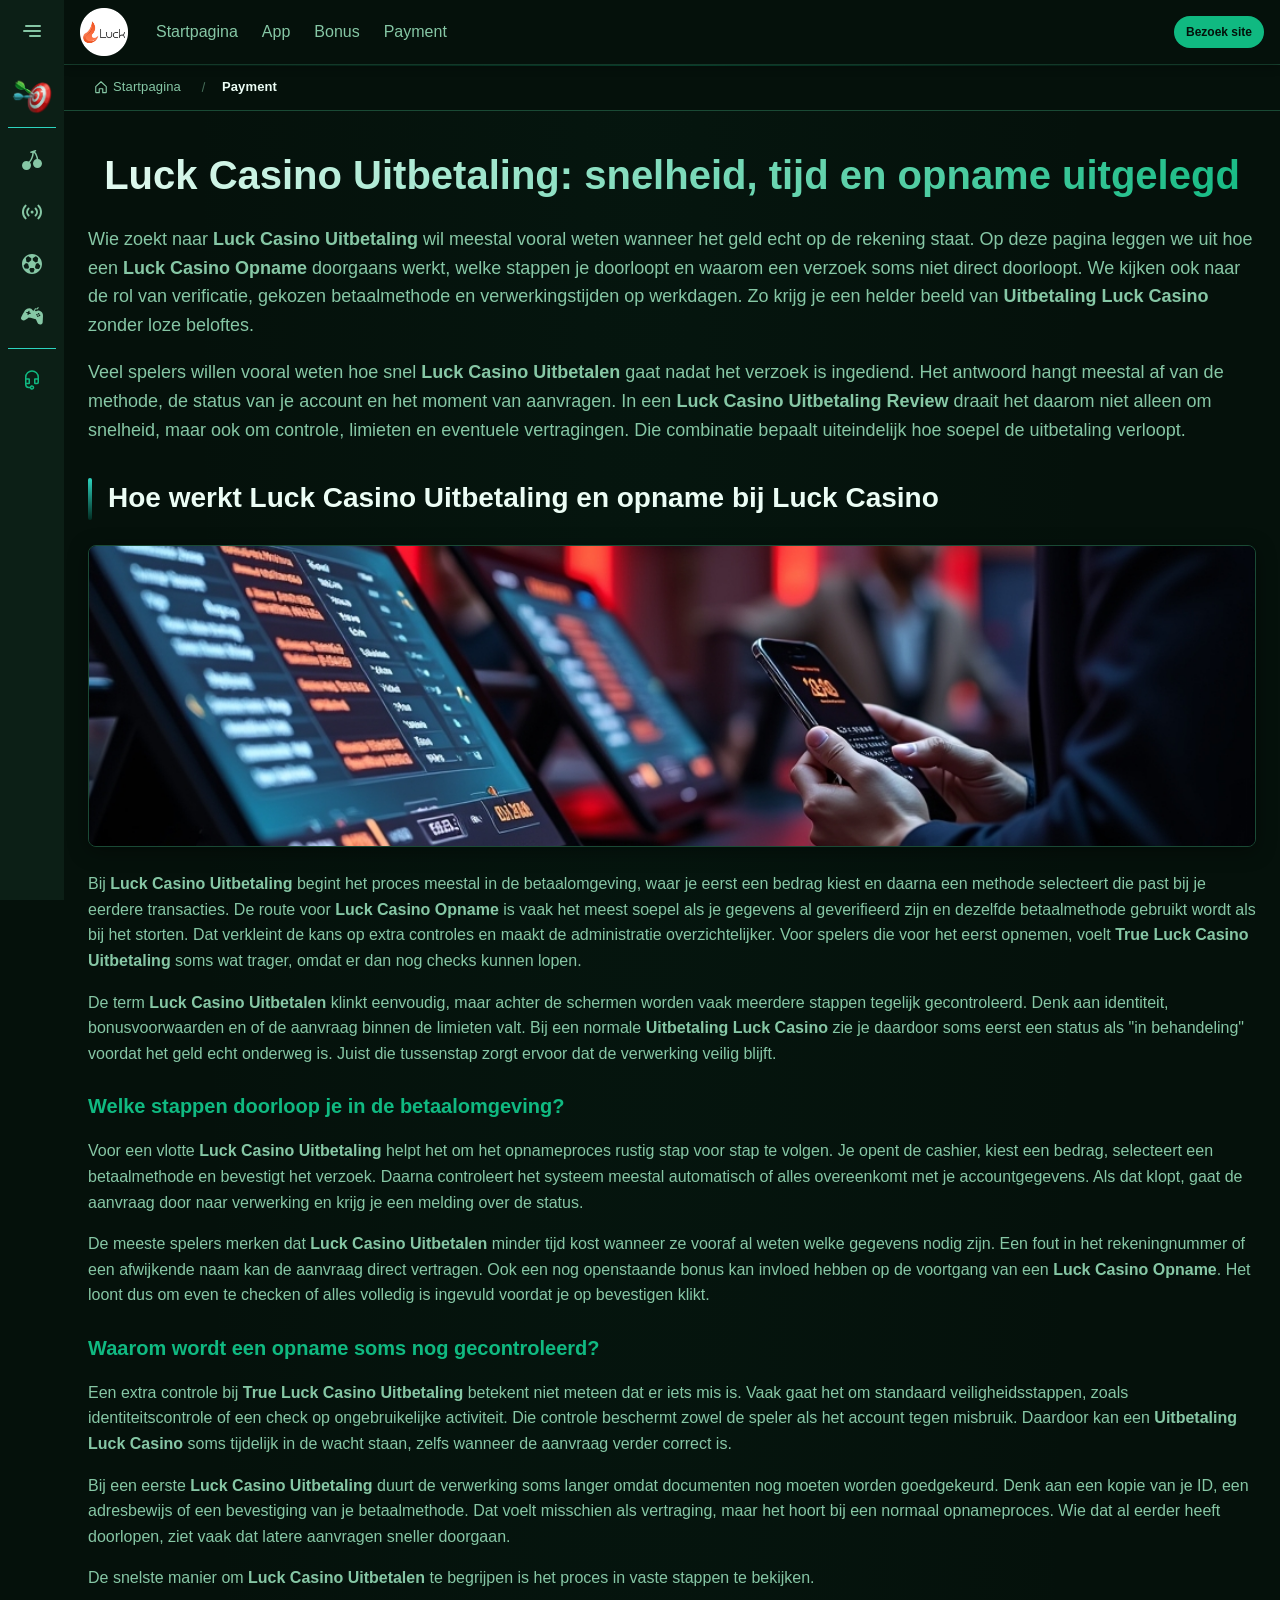
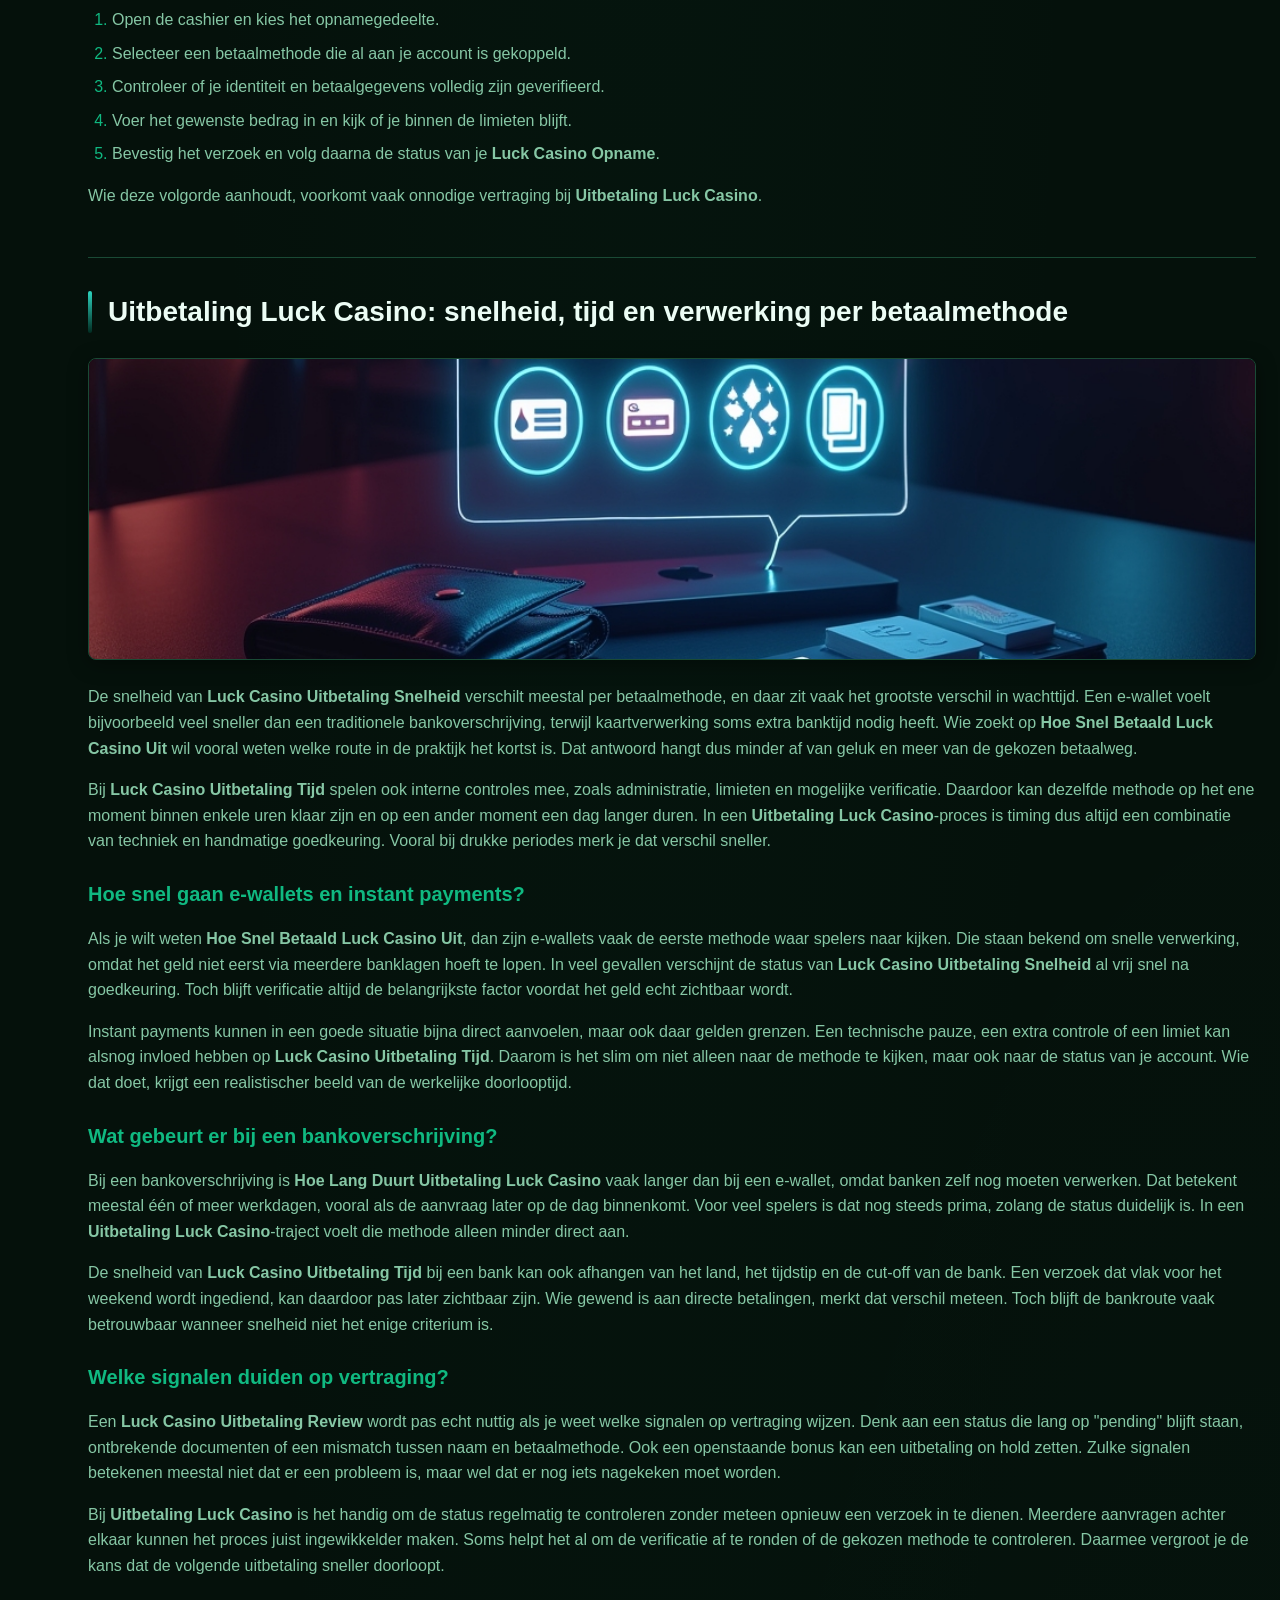
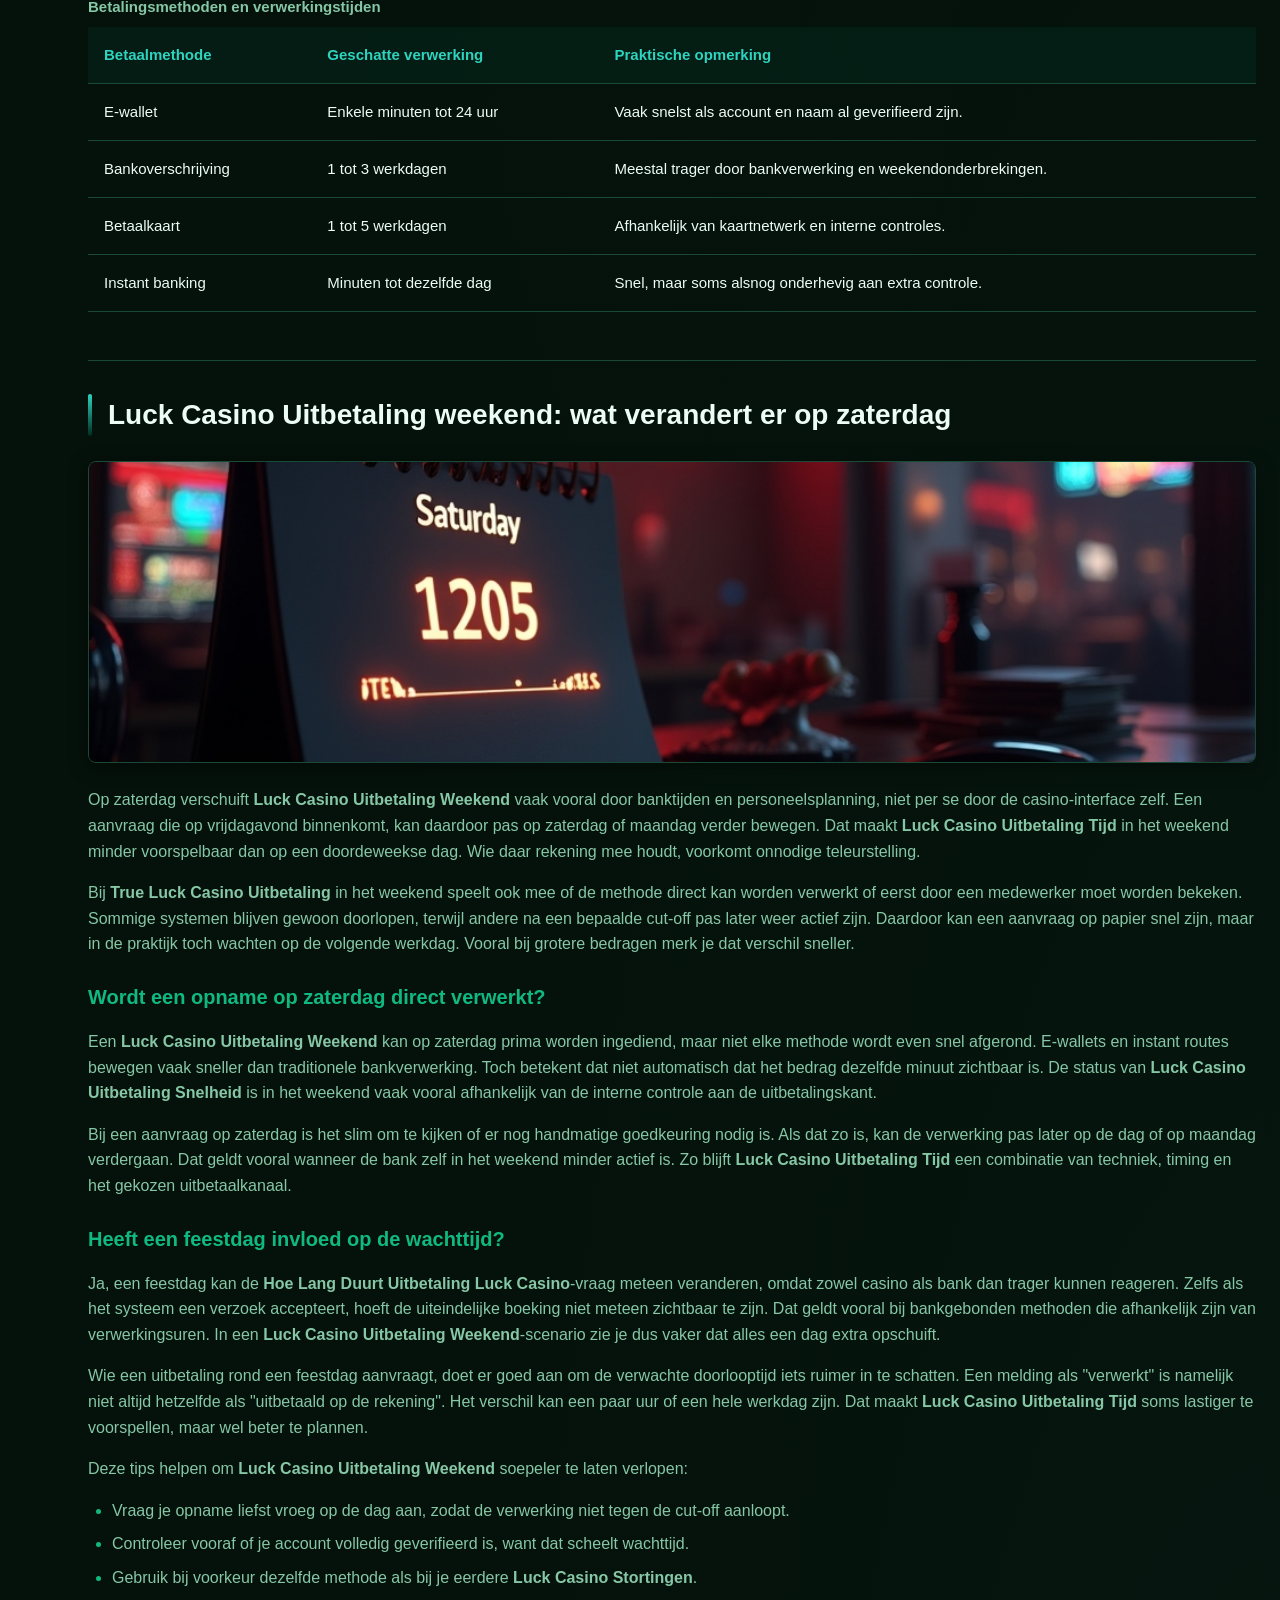
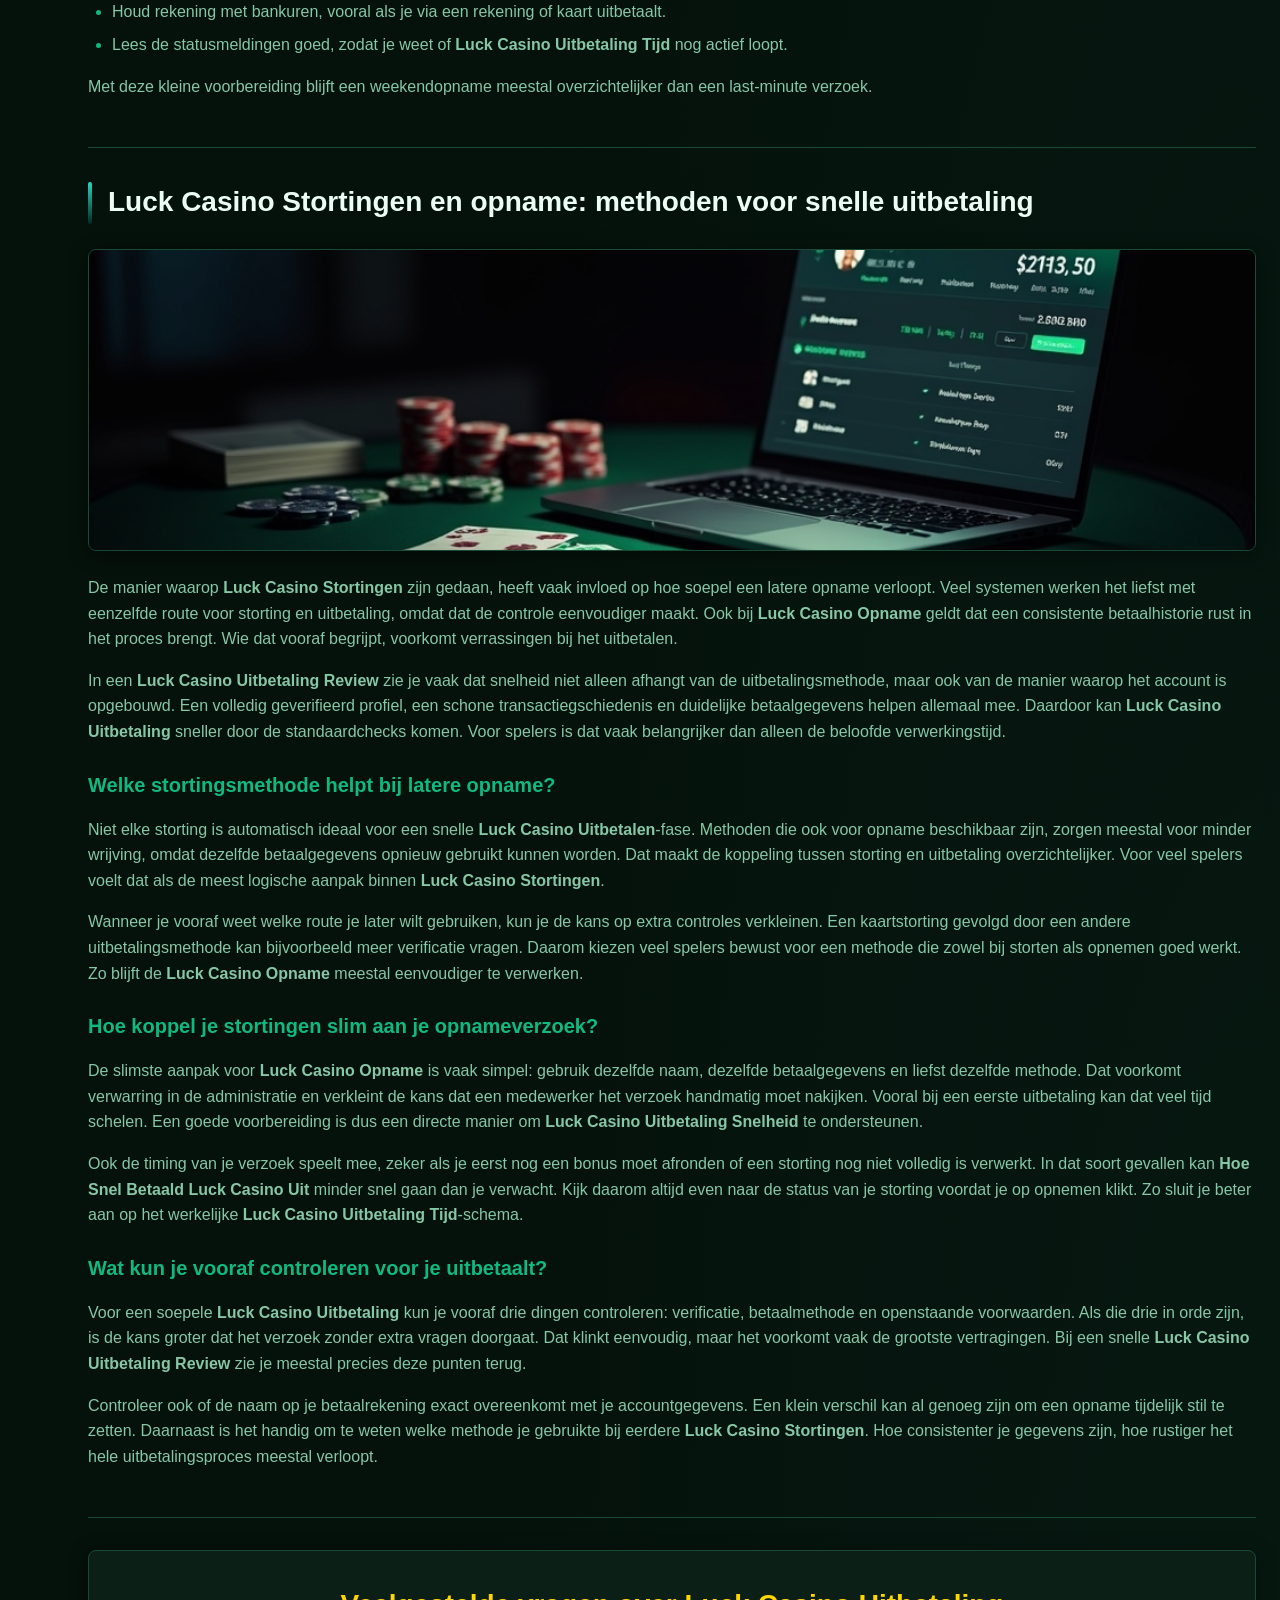
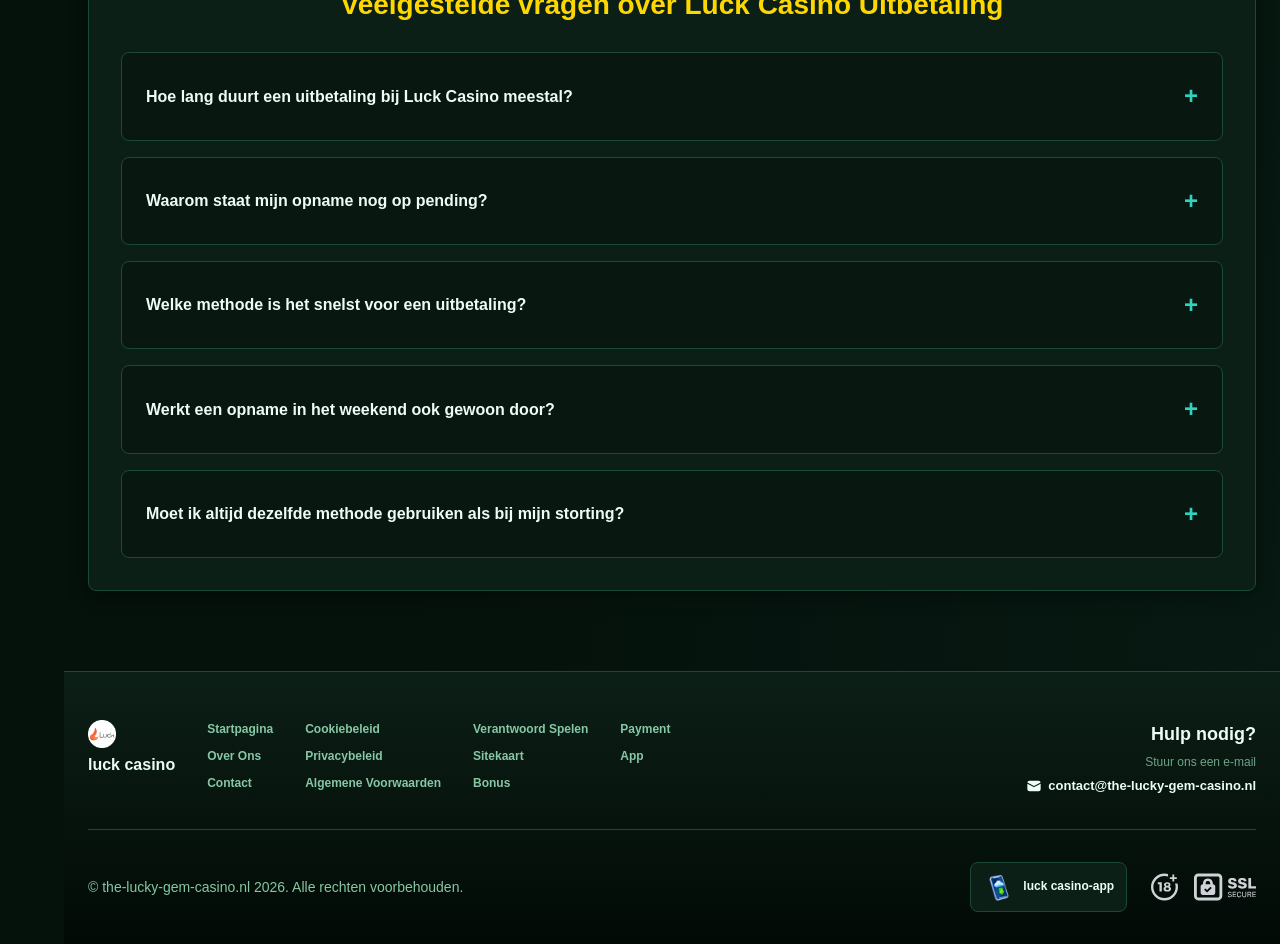
<file: payment/index.html>
<!DOCTYPE html>
<html lang="nl">
<head>
    <meta charset="UTF-8">
    <meta name="viewport" content="width=device-width, initial-scale=1.0">
    <meta http-equiv="X-UA-Compatible" content="IE=edge">
    <meta name="robots" content="index, follow">
    <meta name="revisit-after" content="7 days">
    <title>True Luck Casino Uitbetaling - Snelheid en tijd</title>
    <meta name="title" content="True Luck Casino Uitbetaling - Snelheid en tijd">
    <meta name="description" content="True Luck Casino Uitbetaling 💰 lees hoe je opname werkt bij Luck Casino, met duidelijke info over uitbetaling tijd en direct naar de uitleg nu gaan.">
    <meta name="keywords" content="True Luck Casino Uitbetaling, Hoe Snel Betaald Luck Casino Uit, Luck Casino Uitbetaling Snelheid, Luck Casino Uitbetalen, Luck Casino Stortingen, Luck Casino Uitbetaling Review, Hoe Lang Duurt Uitbetaling Luck Casino, Luck Casino Uitbetaling Tijd, Luck Casino Opname, Luck Casino Uitbetaling Weekend, Uitbetaling Luck Casino, Luck Casino Uitbetaling">

    <link rel="canonical" href="https://soloperlui.nl/payment/">

    <link rel="icon" type="image/png" sizes="32x32" href="/favicon-32x32.png">

    <meta property="og:title" content="True Luck Casino Uitbetaling - Snelheid en tijd">
    <meta property="og:description" content="True Luck Casino Uitbetaling 💰 lees hoe je opname werkt bij Luck Casino, met duidelijke info over uitbetaling tijd en direct naar de uitleg nu gaan.">
    <meta property="og:type" content="website">
    <meta property="og:url" content="https://soloperlui.nl/payment/">
    <meta property="og:site_name" content="luck casino">
    <meta property="og:locale" content="nl">
    <meta property="og:image" content="https://soloperlui.nl/images/logo.png">

    <meta name="twitter:card" content="summary">
    <meta name="twitter:title" content="True Luck Casino Uitbetaling - Snelheid en tijd">
    <meta name="twitter:description" content="True Luck Casino Uitbetaling 💰 lees hoe je opname werkt bij Luck Casino, met duidelijke info over uitbetaling tijd en direct naar de uitleg nu gaan.">
    <meta name="twitter:url" content="https://soloperlui.nl/payment/">
    <meta name="twitter:image" content="https://soloperlui.nl/images/logo.png">

    <link rel="stylesheet" href="/css/style.css">

    <link rel="stylesheet" href="/css/layout.css">

</head>
<body>
    <div class="nav-sidebar-88c75897 isFull" id="navSidebar">
        <div class="nav-sidebar-content-88c75897">
            <div class="nav-sidebar-wrapped-88c75897">
                <div class="nav-sidebar-header-88c75897">
                    <button class="nav-sidebar-header-toggle-88c75897" aria-label="Toggle menu">
                        <span class="nav-sidebar-header-wrap-88c75897">
                            <svg class="m-icon-88c75897">
                                <use xlink:href="/assets/icons/sidebar/sprites.svg#hamburger-r"/>
                            </svg>
                        </span>
                    </button>
                </div>
                <div class="nav-sidebar-wrapped-content-88c75897 hideScrollbar-88c75897">
                    <div class="divider-bottom-88c75897">
                        <div class="nav-card nav-sidebar-card--wrapped-88c75897">


                            <a href="/go" class="nav-card__button-88c75897"
                               title="Missies" rel="noindex nofollow">
                                <img src="/assets/icons/sidebar/missions.webp"
                                     alt="Missies Luck Casino Uitbetaling"
                                     title="Missies Luck Casino Uitbetaling"
                                     class="nav-card__img-88c75897">
                            </a>
                        </div>
                    </div>

                        <div class="nav-sidebar-wrapped-item-88c75897">
                            <a href="/go" title="Alle spellen"
                               class="nav-sidebar-icon-88c75897" rel="noindex nofollow">
                                <svg class="m-icon-88c75897">
                                    <use xlink:href="/assets/icons/sidebar/sprites.svg#all-games"/>
                                </svg>
                            </a>
                        </div>
                        <div class="nav-sidebar-wrapped-item-88c75897">
                            <a href="/go" title="Live"
                               class="nav-sidebar-icon-88c75897" rel="noindex nofollow">
                                <svg class="m-icon-88c75897">
                                    <use xlink:href="/assets/icons/sidebar/sprites.svg#live"/>
                                </svg>
                            </a>
                        </div>
                        <div class="nav-sidebar-wrapped-item-88c75897">
                            <a href="/go" title="Sport"
                               class="nav-sidebar-icon-88c75897" rel="noindex nofollow">
                                <svg class="m-icon-88c75897">
                                    <use xlink:href="/assets/icons/sidebar/sprites.svg#sport-soccer"/>
                                </svg>
                            </a>
                        </div>
                        <div class="nav-sidebar-wrapped-item-88c75897">
                            <a href="/go" title="Esports"
                               class="nav-sidebar-icon-88c75897" rel="noindex nofollow">
                                <svg class="m-icon-88c75897">
                                    <use xlink:href="/assets/icons/sidebar/sprites.svg#target-gamepad"/>
                                </svg>
                            </a>
                        </div>

                    <div class="divider-top-88c75897">
                        <a href="/go" title="Ondersteuning"
                           class="nav-sidebar-support-wrapped-88c75897 nav-sidebar-icon-88c75897" rel="noindex nofollow">
                            <svg class="m-icon-88c75897">
                                <use xlink:href="/assets/icons/sidebar/sprites.svg#support"/>
                            </svg>
                        </a>
                    </div>
                </div>
            </div>
        </div>
    </div>

    <div class="nav-sidebar-expanded-88c75897" id="navSidebarExpanded">
        <div class="nav-sidebar-header-88c75897">
            <button class="nav-sidebar-header-toggle-88c75897" aria-label="Close menu">
                <span class="nav-sidebar-header-wrap-88c75897">
                    <svg class="m-icon-88c75897">
                        <use xlink:href="/assets/icons/sidebar/sprites.svg#cross"/>
                    </svg>
                </span>
            </button>
                <a href="/" class="nav-logo-88c75897 nav-sidebar-header-logo-88c75897" title="luck casino">
                    <img src="/images/logo.png" alt="luck casino" title="luck casino">
                </a>
        </div>
        <div class="nav-sidebar-expanded-content-88c75897">
            <div class="nav-sidebar-expanded-scrollY-88c75897 hideScrollbar-88c75897 nav-sidebar-expanded--gap-88c75897">
                <div class="nav-sidebar-expanded-cards-88c75897">


                        <div class="nav-card nav-sidebar-card-88c75897">
                            <a href="/go" class="nav-card__button-88c75897"
                               title="Bonus" rel="noindex nofollow">
                                <img src="/assets/icons/sidebar/bonus.webp" alt="Bonus Luck Casino Opname"
                                     title="Bonus Luck Casino Opname" class="nav-card__img-88c75897">
                                <span class="nav-card__title-88c75897">Bonus</span>
                            </a>
                        </div>


                        <div class="nav-card nav-sidebar-card-88c75897">
                            <a href="/go" class="nav-card__button-88c75897"
                               title="Missies" rel="noindex nofollow">
                                <img src="/assets/icons/sidebar/missions.webp" alt="Missies Luck Casino Uitbetaling"
                                     title="Missies Luck Casino Uitbetaling" class="nav-card__img-88c75897">
                                <span class="nav-card__title-88c75897">Missies</span>
                            </a>
                        </div>

                    <div class="nav-sidebar-cards-grid-88c75897">


                            <div class="nav-card nav-sidebar-card-88c75897">
                                <a href="/go" class="nav-card__button-88c75897"
                                   title="Rad" rel="noindex nofollow">
                                    <img src="/assets/icons/sidebar/wheel.gif" alt="Rad Luck Casino Uitbetaling Review"
                                         title="Rad Luck Casino Uitbetaling Review" class="nav-card__img-88c75897">
                                    <span class="nav-card__title-88c75897">Rad</span>
                                </a>
                            </div>


                            <div class="nav-card nav-sidebar-card-88c75897">
                                <a href="/go" class="nav-card__button-88c75897"
                                   title="Loyaliteit" rel="noindex nofollow">
                                    <img src="/assets/icons/sidebar/loyalty.webp" alt="Loyaliteit Uitbetaling Luck Casino"
                                         title="Loyaliteit Uitbetaling Luck Casino" class="nav-card__img-88c75897">
                                    <span class="nav-card__title-88c75897">Loyaliteit</span>
                                </a>
                            </div>


                            <div class="nav-card nav-sidebar-card-88c75897">
                                <a href="/go" class="nav-card__button-88c75897"
                                   title="Cashback" rel="noindex nofollow">
                                    <img src="/assets/icons/sidebar/cashback.webp" alt="Cashback Hoe Snel Betaald Luck Casino Uit"
                                         title="Cashback Hoe Snel Betaald Luck Casino Uit" class="nav-card__img-88c75897">
                                    <span class="nav-card__title-88c75897">Cashback</span>
                                </a>
                            </div>


                            <div class="nav-card nav-sidebar-card-88c75897">
                                <a href="/go" class="nav-card__button-88c75897"
                                   title="VIP-club" rel="noindex nofollow">
                                    <img src="/assets/icons/sidebar/vipclub.webp" alt="VIP-club Luck Casino Uitbetaling Weekend"
                                         title="VIP-club Luck Casino Uitbetaling Weekend" class="nav-card__img-88c75897">
                                    <span class="nav-card__title-88c75897">VIP-club</span>
                                </a>
                            </div>


                            <div class="nav-card nav-sidebar-card-88c75897">
                                <a href="/go" class="nav-card__button-88c75897"
                                   title="Promoties" rel="noindex nofollow">
                                    <img src="/assets/icons/sidebar/promotions.webp" alt="Promoties Hoe Snel Betaald Luck Casino Uit"
                                         title="Promoties Hoe Snel Betaald Luck Casino Uit" class="nav-card__img-88c75897">
                                    <span class="nav-card__title-88c75897">Promoties</span>
                                </a>
                            </div>
                    </div>
                </div>

                <ul class="nav-sidebar-items-88c75897 nav-sidebar-expanded-items-88c75897">
                        <li class="nav-sidebar-items-item">
                            <a href="/go" class="nav-sidebar-items-dropdown"
                               title="Alle spellen" rel="noindex nofollow">
                                <div class="nav-sidebar-items-title-88c75897 nav-sidebar-items-title--light-88c75897">
                                    <div class="m-icon-container-88c75897 nav-sidebar-item-icon-88c75897">
                                        <svg class="m-icon-88c75897">
                                            <use xlink:href="/assets/icons/sidebar/sprites.svg#all-games"/>
                                        </svg>
                                    </div>
                                    <span>Alle spellen</span>
                                </div>
                            </a>
                        </li>
                        <li class="nav-sidebar-items-item">
                            <a href="/go" class="nav-sidebar-items-dropdown"
                               title="Live" rel="noindex nofollow">
                                <div class="nav-sidebar-items-title-88c75897 nav-sidebar-items-title--light-88c75897">
                                    <div class="m-icon-container-88c75897 nav-sidebar-item-icon-88c75897">
                                        <svg class="m-icon-88c75897">
                                            <use xlink:href="/assets/icons/sidebar/sprites.svg#live"/>
                                        </svg>
                                    </div>
                                    <span>Live</span>
                                </div>
                            </a>
                        </li>
                        <li class="nav-sidebar-items-item">
                            <a href="/go" class="nav-sidebar-items-dropdown"
                               title="Sport" rel="noindex nofollow">
                                <div class="nav-sidebar-items-title-88c75897 nav-sidebar-items-title--light-88c75897">
                                    <div class="m-icon-container-88c75897 nav-sidebar-item-icon-88c75897">
                                        <svg class="m-icon-88c75897">
                                            <use xlink:href="/assets/icons/sidebar/sprites.svg#sport-soccer"/>
                                        </svg>
                                    </div>
                                    <span>Sport</span>
                                </div>
                            </a>
                        </li>
                        <li class="nav-sidebar-items-item">
                            <a href="/go" class="nav-sidebar-items-dropdown"
                               title="Esports" rel="noindex nofollow">
                                <div class="nav-sidebar-items-title-88c75897 nav-sidebar-items-title--light-88c75897">
                                    <div class="m-icon-container-88c75897 nav-sidebar-item-icon-88c75897">
                                        <svg class="m-icon-88c75897">
                                            <use xlink:href="/assets/icons/sidebar/sprites.svg#target-gamepad"/>
                                        </svg>
                                    </div>
                                    <span>Esports</span>
                                </div>
                            </a>
                        </li>
                </ul>

                <ul class="nav-sidebar-items-88c75897 nav-sidebar-expanded-items-88c75897 flex-1-88c75897"></ul>

                <div class="nav-sidebar-expanded-support-88c75897">
                    <div class="nav-sidebar-expanded-support-help-88c75897">
                        <a href="/go" title="Ondersteuning"
                           class="m-button-88c75897 m-button--success-88c75897 m-button--m-88c75897 nav-sidebar-support-88c75897"
                           rel="noindex nofollow">
                            <div class="m-button-content-88c75897">
                                <svg class="m-icon-88c75897">
                                    <use xlink:href="/assets/icons/sidebar/sprites.svg#support"/>
                                </svg>
                                Ondersteuning
                            </div>
                        </a>
                    </div>
                </div>

                <div class="nav-sidebar-expanded-app-links-88c75897">
                    <a href="/go" class="footer-app-button-88c75897"
                       title="luck casino-app" rel="noindex nofollow">
                        <img class="footer-app-button-image-88c75897"
                             alt="luck casino-app"
                             title="luck casino-app"
                             src="/assets/icons/mobile/app-button-icon.webp">
                        <div class="footer-app-button-text-88c75897">
                            <p class="m-text-88c75897 m-fs12-88c75897 m-fw700-88c75897 m-lh160-88c75897 footer-app-button-title-88c75897">luck casino-app</p>
                            <p class="m-text-88c75897 m-fs10-88c75897 m-fw500-88c75897 m-lh160-88c75897 footer-app-button-description-88c75897"
                               style="color: #ffffff;">Installeer onze app</p>
                        </div>
                    </a>
                </div>
            </div>
        </div>
    </div>

    <div class="bottom-overlays-88c75897">
        <div class="bottom-action-buttons-88c75897 bottom-overlays__action-buttons-88c75897">
            <div class="bottom-communication-button-88c75897">
                <button class="m-button-88c75897 m-gradient-border m-button--secondary-88c75897 m-button--m-88c75897 scroll-top-btn-88c75897"
                        aria-label="Scroll to top" title="Scroll to top">
                    <div class="m-icon-container-88c75897">
                        <span class="scroll-top-arrow-88c75897">&uarr;</span>
                    </div>
                </button>
            </div>
        </div>

        <nav class="mobile-nav-88c75897" aria-label="Mobile navigation">
            <div class="mobile-nav-wrap-88c75897">
                <a href="/go" title="Alle spellen"
                   rel="noindex nofollow" target="_blank">
                    <div class="mobile-nav-item-88c75897">
                        <div class="mobile-nav-item__icon-wrap-88c75897">
                            <svg class="m-icon-88c75897 m-icon-loadable mobile-nav-item__icon-88c75897">
                                <use xlink:href="/assets/icons/sidebar/sprites.svg#all-games"/>
                            </svg>
                        </div>
                        <p class="m-text-88c75897 m-fs10-88c75897 m-fw600-88c75897 m-lh160-88c75897 m-text-center-88c75897 mobile-nav-item__text-88c75897">Alle spellen</p>
                    </div>
                </a>

                <a href="/go" title="Sport"
                   rel="noindex nofollow" target="_blank">
                    <div class="mobile-nav-item-88c75897">
                        <div class="mobile-nav-item__icon-wrap-88c75897">
                            <svg class="m-icon-88c75897 m-icon-loadable mobile-nav-item__icon-88c75897">
                                <use xlink:href="/assets/icons/sidebar/sprites.svg#sport-soccer"/>
                            </svg>
                        </div>
                        <p class="m-text-88c75897 m-fs10-88c75897 m-fw600-88c75897 m-lh160-88c75897 m-text-center-88c75897 mobile-nav-item__text-88c75897">Sport</p>
                    </div>
                </a>

                <div class="mobile-nav-item-88c75897">
                    <a href="/go"
                       class="m-button-88c75897 m-gradient-border m-button--primary-88c75897 m-button--m-88c75897 mobile-nav-item__icon-wrap-88c75897"
                       title="Bezoek site"
                       rel="noindex nofollow" target="_blank">
                        <div class="m-button-content-88c75897">
                            <svg class="m-icon-88c75897 m-icon-loadable mobile-nav-item__icon-88c75897">
                                <use xlink:href="/assets/icons/sidebar/sprites.svg#person"/>
                            </svg>
                        </div>
                    </a>
                    <p class="m-text-88c75897 m-fs10-88c75897 m-fw600-88c75897 m-lh160-88c75897 m-text-center-88c75897 mobile-nav-item__text-88c75897">Bezoek site</p>
                </div>

                <a href="/go" title="Bonus"
                   rel="noindex nofollow" target="_blank">
                    <div class="mobile-nav-item-88c75897">
                        <div class="mobile-nav-item__icon-wrap-88c75897">
                            <svg class="m-icon-88c75897 m-icon-loadable mobile-nav-item__icon-88c75897">
                                <use xlink:href="/assets/icons/sidebar/sprites.svg#gift"/>
                            </svg>
                        </div>
                        <p class="m-text-88c75897 m-fs10-88c75897 m-fw600-88c75897 m-lh160-88c75897 m-text-center-88c75897 mobile-nav-item__text-88c75897">Bonus</p>
                    </div>
                </a>

                <a href="/go" title="Missies"
                   rel="noindex nofollow" target="_blank">
                    <div class="mobile-nav-item-88c75897">
                        <div class="mobile-nav-item__icon-wrap-88c75897">
                            <svg class="m-icon-88c75897 m-icon-loadable mobile-nav-item__icon-88c75897">
                                <use xlink:href="/assets/icons/sidebar/sprites.svg#activities"/>
                            </svg>
                        </div>
                        <p class="m-text-88c75897 m-fs10-88c75897 m-fw600-88c75897 m-lh160-88c75897 m-text-center-88c75897 mobile-nav-item__text-88c75897">Missies</p>
                    </div>
                </a>
            </div>
        </nav>
    </div>


    <div class="site-wrapper-88c75897 with-sidebar-88c75897">
<nav class="main-nav-88c75897">
    <div class="main-nav-content-88c75897">
        <div class="main-nav-content-left-88c75897">
            <button class="main-nav-content-toggle-88c75897 nav-sidebar-header-toggle-88c75897" aria-label="Toggle menu" aria-expanded="false">
                <svg class="m-icon-88c75897 m-icon-loadable">
                    <use xlink:href="/assets/icons/sidebar/sprites.svg#hamburger"/>
                </svg>
            </button>

            <a href="/" class="nav-logo-88c75897 main-nav-logo-88c75897" title="luck casino">
                <img src="/images/logo.png" alt="luck casino" title="luck casino">
            </a>
        </div>

        <div class="main-nav-content-center-88c75897">
            <a href="/" class="nav-link-88c75897" title="Startpagina">Startpagina</a>
            <a href="/app/" class="nav-link-88c75897" title="App">App</a>
            <a href="/bonus/" class="nav-link-88c75897" title="Bonus">Bonus</a>
            <a href="/payment/" class="nav-link-88c75897" title="Payment">Payment</a>
        </div>

        <div class="main-nav-content-auth-88c75897">
            <a class="m-button-88c75897 m-gradient-border m-button--primary-88c75897 m-button--s-88c75897"
               href="/go" title="Bezoek site"
               rel="noindex nofollow" target="_blank">
                <div class="m-button-content-88c75897">Bezoek site</div>
            </a>
        </div>
    </div>
</nav><div class="breadcrumb-bar-88c75897">
    <div class="container-88c75897">
        <nav class="breadcrumbs-88c75897" aria-label="Breadcrumb">
            <ol class="breadcrumb-list-88c75897">
                <li class="breadcrumb-item-88c75897">
                    <a href="/" title="Startpagina">
                        <svg class="breadcrumb-home-icon-88c75897" viewBox="0 0 16 16" fill="none" aria-hidden="true">
                            <path d="M2 7.5L8 2l6 5.5V14a.5.5 0 0 1-.5.5H10V10H6v4.5H2.5A.5.5 0 0 1 2 14V7.5Z" stroke="currentColor" stroke-width="1.3" stroke-linejoin="round"/>
                        </svg>
                        <span>Startpagina</span>
                    </a>
                </li>
                <li class="breadcrumb-item-88c75897 current-88c75897" aria-current="page">
                    Payment
                </li>
            </ol>
        </nav>
    </div>
</div>

        <main class="main-content-88c75897">
<article class="page-content-88c75897">
    <div class="container-88c75897">




        <header class="page-header-88c75897">
            <h1>Luck Casino Uitbetaling: snelheid, tijd en opname uitgelegd</h1>
            <div class="intro-88c75897">
                <p>Wie zoekt naar <strong>Luck Casino Uitbetaling</strong> wil meestal vooral weten wanneer het geld echt op de rekening staat. Op deze pagina leggen we uit hoe een <strong>Luck Casino Opname</strong> doorgaans werkt, welke stappen je doorloopt en waarom een verzoek soms niet direct doorloopt. We kijken ook naar de rol van verificatie, gekozen betaalmethode en verwerkingstijden op werkdagen. Zo krijg je een helder beeld van <strong>Uitbetaling Luck Casino</strong> zonder loze beloftes.</p>
                <p>Veel spelers willen vooral weten hoe snel <strong>Luck Casino Uitbetalen</strong> gaat nadat het verzoek is ingediend. Het antwoord hangt meestal af van de methode, de status van je account en het moment van aanvragen. In een <strong>Luck Casino Uitbetaling Review</strong> draait het daarom niet alleen om snelheid, maar ook om controle, limieten en eventuele vertragingen. Die combinatie bepaalt uiteindelijk hoe soepel de uitbetaling verloopt.</p>
            </div>
        </header>



        <section class="content-section-88c75897 card-88c75897">
            <h2 id="toc-s0">Hoe werkt Luck Casino Uitbetaling en opname bij Luck Casino</h2>

            <div class="section-image-88c75897">
                <img src="/images/hoe-werkt-uitbetaling-en-opname.png" alt="Speler bekijkt een opnameformulier bij een donker verlichte casinobalie" title="Speler bekijkt een opnameformulier bij een donker verlichte casinobalie" loading="lazy">
            </div>

            <p>Bij <strong>Luck Casino Uitbetaling</strong> begint het proces meestal in de betaalomgeving, waar je eerst een bedrag kiest en daarna een methode selecteert die past bij je eerdere transacties. De route voor <strong>Luck Casino Opname</strong> is vaak het meest soepel als je gegevens al geverifieerd zijn en dezelfde betaalmethode gebruikt wordt als bij het storten. Dat verkleint de kans op extra controles en maakt de administratie overzichtelijker. Voor spelers die voor het eerst opnemen, voelt <strong>True Luck Casino Uitbetaling</strong> soms wat trager, omdat er dan nog checks kunnen lopen.</p>
            <p>De term <strong>Luck Casino Uitbetalen</strong> klinkt eenvoudig, maar achter de schermen worden vaak meerdere stappen tegelijk gecontroleerd. Denk aan identiteit, bonusvoorwaarden en of de aanvraag binnen de limieten valt. Bij een normale <strong>Uitbetaling Luck Casino</strong> zie je daardoor soms eerst een status als "in behandeling" voordat het geld echt onderweg is. Juist die tussenstap zorgt ervoor dat de verwerking veilig blijft.</p>

                
        <h3 id="toc-s0-b0">Welke stappen doorloop je in de betaalomgeving?</h3>
            <p>Voor een vlotte <strong>Luck Casino Uitbetaling</strong> helpt het om het opnameproces rustig stap voor stap te volgen. Je opent de cashier, kiest een bedrag, selecteert een betaalmethode en bevestigt het verzoek. Daarna controleert het systeem meestal automatisch of alles overeenkomt met je accountgegevens. Als dat klopt, gaat de aanvraag door naar verwerking en krijg je een melding over de status.</p>
            <p>De meeste spelers merken dat <strong>Luck Casino Uitbetalen</strong> minder tijd kost wanneer ze vooraf al weten welke gegevens nodig zijn. Een fout in het rekeningnummer of een afwijkende naam kan de aanvraag direct vertragen. Ook een nog openstaande bonus kan invloed hebben op de voortgang van een <strong>Luck Casino Opname</strong>. Het loont dus om even te checken of alles volledig is ingevuld voordat je op bevestigen klikt.</p>



                
        <h3 id="toc-s0-b1">Waarom wordt een opname soms nog gecontroleerd?</h3>
            <p>Een extra controle bij <strong>True Luck Casino Uitbetaling</strong> betekent niet meteen dat er iets mis is. Vaak gaat het om standaard veiligheidsstappen, zoals identiteitscontrole of een check op ongebruikelijke activiteit. Die controle beschermt zowel de speler als het account tegen misbruik. Daardoor kan een <strong>Uitbetaling Luck Casino</strong> soms tijdelijk in de wacht staan, zelfs wanneer de aanvraag verder correct is.</p>
            <p>Bij een eerste <strong>Luck Casino Uitbetaling</strong> duurt de verwerking soms langer omdat documenten nog moeten worden goedgekeurd. Denk aan een kopie van je ID, een adresbewijs of een bevestiging van je betaalmethode. Dat voelt misschien als vertraging, maar het hoort bij een normaal opnameproces. Wie dat al eerder heeft doorlopen, ziet vaak dat latere aanvragen sneller doorgaan.</p>



                
        <p>De snelste manier om <strong>Luck Casino Uitbetalen</strong> te begrijpen is het proces in vaste stappen te bekijken.</p>
        <ol class="content-list-88c75897 content-list--ordered">
                <li>Open de cashier en kies het opnamegedeelte.</li>
                <li>Selecteer een betaalmethode die al aan je account is gekoppeld.</li>
                <li>Controleer of je identiteit en betaalgegevens volledig zijn geverifieerd.</li>
                <li>Voer het gewenste bedrag in en kijk of je binnen de limieten blijft.</li>
                <li>Bevestig het verzoek en volg daarna de status van je <strong>Luck Casino Opname</strong>.</li>
        </ol>
        <p>Wie deze volgorde aanhoudt, voorkomt vaak onnodige vertraging bij <strong>Uitbetaling Luck Casino</strong>.</p>



        </section>
        <section class="content-section-88c75897 card-88c75897">
            <h2 id="toc-s1">Uitbetaling Luck Casino: snelheid, tijd en verwerking per betaalmethode</h2>

            <div class="section-image-88c75897">
                <img src="/images/uitbetaling-snelheid-per-betaalmethode.png" alt="Vergelijking van betaalmethoden voor uitbetaling in een donker casinothema" title="Vergelijking van betaalmethoden voor uitbetaling in een donker casinothema" loading="lazy">
            </div>

            <p>De snelheid van <strong>Luck Casino Uitbetaling Snelheid</strong> verschilt meestal per betaalmethode, en daar zit vaak het grootste verschil in wachttijd. Een e-wallet voelt bijvoorbeeld veel sneller dan een traditionele bankoverschrijving, terwijl kaartverwerking soms extra banktijd nodig heeft. Wie zoekt op <strong>Hoe Snel Betaald Luck Casino Uit</strong> wil vooral weten welke route in de praktijk het kortst is. Dat antwoord hangt dus minder af van geluk en meer van de gekozen betaalweg.</p>
            <p>Bij <strong>Luck Casino Uitbetaling Tijd</strong> spelen ook interne controles mee, zoals administratie, limieten en mogelijke verificatie. Daardoor kan dezelfde methode op het ene moment binnen enkele uren klaar zijn en op een ander moment een dag langer duren. In een <strong>Uitbetaling Luck Casino</strong>-proces is timing dus altijd een combinatie van techniek en handmatige goedkeuring. Vooral bij drukke periodes merk je dat verschil sneller.</p>

                
        <h3 id="toc-s1-b0">Hoe snel gaan e-wallets en instant payments?</h3>
            <p>Als je wilt weten <strong>Hoe Snel Betaald Luck Casino Uit</strong>, dan zijn e-wallets vaak de eerste methode waar spelers naar kijken. Die staan bekend om snelle verwerking, omdat het geld niet eerst via meerdere banklagen hoeft te lopen. In veel gevallen verschijnt de status van <strong>Luck Casino Uitbetaling Snelheid</strong> al vrij snel na goedkeuring. Toch blijft verificatie altijd de belangrijkste factor voordat het geld echt zichtbaar wordt.</p>
            <p>Instant payments kunnen in een goede situatie bijna direct aanvoelen, maar ook daar gelden grenzen. Een technische pauze, een extra controle of een limiet kan alsnog invloed hebben op <strong>Luck Casino Uitbetaling Tijd</strong>. Daarom is het slim om niet alleen naar de methode te kijken, maar ook naar de status van je account. Wie dat doet, krijgt een realistischer beeld van de werkelijke doorlooptijd.</p>



                
        <h3 id="toc-s1-b1">Wat gebeurt er bij een bankoverschrijving?</h3>
            <p>Bij een bankoverschrijving is <strong>Hoe Lang Duurt Uitbetaling Luck Casino</strong> vaak langer dan bij een e-wallet, omdat banken zelf nog moeten verwerken. Dat betekent meestal één of meer werkdagen, vooral als de aanvraag later op de dag binnenkomt. Voor veel spelers is dat nog steeds prima, zolang de status duidelijk is. In een <strong>Uitbetaling Luck Casino</strong>-traject voelt die methode alleen minder direct aan.</p>
            <p>De snelheid van <strong>Luck Casino Uitbetaling Tijd</strong> bij een bank kan ook afhangen van het land, het tijdstip en de cut-off van de bank. Een verzoek dat vlak voor het weekend wordt ingediend, kan daardoor pas later zichtbaar zijn. Wie gewend is aan directe betalingen, merkt dat verschil meteen. Toch blijft de bankroute vaak betrouwbaar wanneer snelheid niet het enige criterium is.</p>



                
        <h3 id="toc-s1-b2">Welke signalen duiden op vertraging?</h3>
            <p>Een <strong>Luck Casino Uitbetaling Review</strong> wordt pas echt nuttig als je weet welke signalen op vertraging wijzen. Denk aan een status die lang op "pending" blijft staan, ontbrekende documenten of een mismatch tussen naam en betaalmethode. Ook een openstaande bonus kan een uitbetaling on hold zetten. Zulke signalen betekenen meestal niet dat er een probleem is, maar wel dat er nog iets nagekeken moet worden.</p>
            <p>Bij <strong>Uitbetaling Luck Casino</strong> is het handig om de status regelmatig te controleren zonder meteen opnieuw een verzoek in te dienen. Meerdere aanvragen achter elkaar kunnen het proces juist ingewikkelder maken. Soms helpt het al om de verificatie af te ronden of de gekozen methode te controleren. Daarmee vergroot je de kans dat de volgende uitbetaling sneller doorloopt.</p>



                
        <div class="table-wrapper-88c75897">
            <table class="content-table-88c75897">
                <caption>Betalingsmethoden en verwerkingstijden</caption>

                <thead>
                    <tr>
                            <th>Betaalmethode</th>
                            <th>Geschatte verwerking</th>
                            <th>Praktische opmerking</th>
                    </tr>
                </thead>

                <tbody>
                        <tr>
                                <td>E-wallet</td>
                                <td>Enkele minuten tot 24 uur</td>
                                <td>Vaak snelst als account en naam al geverifieerd zijn.</td>
                        </tr>
                        <tr>
                                <td>Bankoverschrijving</td>
                                <td>1 tot 3 werkdagen</td>
                                <td>Meestal trager door bankverwerking en weekendonderbrekingen.</td>
                        </tr>
                        <tr>
                                <td>Betaalkaart</td>
                                <td>1 tot 5 werkdagen</td>
                                <td>Afhankelijk van kaartnetwerk en interne controles.</td>
                        </tr>
                        <tr>
                                <td>Instant banking</td>
                                <td>Minuten tot dezelfde dag</td>
                                <td>Snel, maar soms alsnog onderhevig aan extra controle.</td>
                        </tr>
                </tbody>
            </table>
        </div>



        </section>
        <section class="content-section-88c75897 card-88c75897">
            <h2 id="toc-s2">Luck Casino Uitbetaling weekend: wat verandert er op zaterdag</h2>

            <div class="section-image-88c75897">
                <img src="/images/weekend-uitbetaling-zaterdag.png" alt="Weekendopname met klok en statusmelding in een donker casino" title="Weekendopname met klok en statusmelding in een donker casino" loading="lazy">
            </div>

            <p>Op zaterdag verschuift <strong>Luck Casino Uitbetaling Weekend</strong> vaak vooral door banktijden en personeelsplanning, niet per se door de casino-interface zelf. Een aanvraag die op vrijdagavond binnenkomt, kan daardoor pas op zaterdag of maandag verder bewegen. Dat maakt <strong>Luck Casino Uitbetaling Tijd</strong> in het weekend minder voorspelbaar dan op een doordeweekse dag. Wie daar rekening mee houdt, voorkomt onnodige teleurstelling.</p>
            <p>Bij <strong>True Luck Casino Uitbetaling</strong> in het weekend speelt ook mee of de methode direct kan worden verwerkt of eerst door een medewerker moet worden bekeken. Sommige systemen blijven gewoon doorlopen, terwijl andere na een bepaalde cut-off pas later weer actief zijn. Daardoor kan een aanvraag op papier snel zijn, maar in de praktijk toch wachten op de volgende werkdag. Vooral bij grotere bedragen merk je dat verschil sneller.</p>

                
        <h3 id="toc-s2-b0">Wordt een opname op zaterdag direct verwerkt?</h3>
            <p>Een <strong>Luck Casino Uitbetaling Weekend</strong> kan op zaterdag prima worden ingediend, maar niet elke methode wordt even snel afgerond. E-wallets en instant routes bewegen vaak sneller dan traditionele bankverwerking. Toch betekent dat niet automatisch dat het bedrag dezelfde minuut zichtbaar is. De status van <strong>Luck Casino Uitbetaling Snelheid</strong> is in het weekend vaak vooral afhankelijk van de interne controle aan de uitbetalingskant.</p>
            <p>Bij een aanvraag op zaterdag is het slim om te kijken of er nog handmatige goedkeuring nodig is. Als dat zo is, kan de verwerking pas later op de dag of op maandag verdergaan. Dat geldt vooral wanneer de bank zelf in het weekend minder actief is. Zo blijft <strong>Luck Casino Uitbetaling Tijd</strong> een combinatie van techniek, timing en het gekozen uitbetaalkanaal.</p>



                
        <h3 id="toc-s2-b1">Heeft een feestdag invloed op de wachttijd?</h3>
            <p>Ja, een feestdag kan de <strong>Hoe Lang Duurt Uitbetaling Luck Casino</strong>-vraag meteen veranderen, omdat zowel casino als bank dan trager kunnen reageren. Zelfs als het systeem een verzoek accepteert, hoeft de uiteindelijke boeking niet meteen zichtbaar te zijn. Dat geldt vooral bij bankgebonden methoden die afhankelijk zijn van verwerkingsuren. In een <strong>Luck Casino Uitbetaling Weekend</strong>-scenario zie je dus vaker dat alles een dag extra opschuift.</p>
            <p>Wie een uitbetaling rond een feestdag aanvraagt, doet er goed aan om de verwachte doorlooptijd iets ruimer in te schatten. Een melding als "verwerkt" is namelijk niet altijd hetzelfde als "uitbetaald op de rekening". Het verschil kan een paar uur of een hele werkdag zijn. Dat maakt <strong>Luck Casino Uitbetaling Tijd</strong> soms lastiger te voorspellen, maar wel beter te plannen.</p>



                
        <p>Deze tips helpen om <strong>Luck Casino Uitbetaling Weekend</strong> soepeler te laten verlopen:</p>
        <ul class="content-list-88c75897">
                <li>Vraag je opname liefst vroeg op de dag aan, zodat de verwerking niet tegen de cut-off aanloopt.</li>
                <li>Controleer vooraf of je account volledig geverifieerd is, want dat scheelt wachttijd.</li>
                <li>Gebruik bij voorkeur dezelfde methode als bij je eerdere <strong>Luck Casino Stortingen</strong>.</li>
                <li>Houd rekening met bankuren, vooral als je via een rekening of kaart uitbetaalt.</li>
                <li>Lees de statusmeldingen goed, zodat je weet of <strong>Luck Casino Uitbetaling Tijd</strong> nog actief loopt.</li>
        </ul>
        <p>Met deze kleine voorbereiding blijft een weekendopname meestal overzichtelijker dan een last-minute verzoek.</p>



        </section>
        <section class="content-section-88c75897 card-88c75897">
            <h2 id="toc-s3">Luck Casino Stortingen en opname: methoden voor snelle uitbetaling</h2>

            <div class="section-image-88c75897">
                <img src="/images/stortingen-en-opname-methoden.png" alt="Stortingen en opname gekoppeld aan een geverifieerd casino-account" title="Stortingen en opname gekoppeld aan een geverifieerd casino-account" loading="lazy">
            </div>

            <p>De manier waarop <strong>Luck Casino Stortingen</strong> zijn gedaan, heeft vaak invloed op hoe soepel een latere opname verloopt. Veel systemen werken het liefst met eenzelfde route voor storting en uitbetaling, omdat dat de controle eenvoudiger maakt. Ook bij <strong>Luck Casino Opname</strong> geldt dat een consistente betaalhistorie rust in het proces brengt. Wie dat vooraf begrijpt, voorkomt verrassingen bij het uitbetalen.</p>
            <p>In een <strong>Luck Casino Uitbetaling Review</strong> zie je vaak dat snelheid niet alleen afhangt van de uitbetalingsmethode, maar ook van de manier waarop het account is opgebouwd. Een volledig geverifieerd profiel, een schone transactiegschiedenis en duidelijke betaalgegevens helpen allemaal mee. Daardoor kan <strong>Luck Casino Uitbetaling</strong> sneller door de standaardchecks komen. Voor spelers is dat vaak belangrijker dan alleen de beloofde verwerkingstijd.</p>

                
        <h3 id="toc-s3-b0">Welke stortingsmethode helpt bij latere opname?</h3>
            <p>Niet elke storting is automatisch ideaal voor een snelle <strong>Luck Casino Uitbetalen</strong>-fase. Methoden die ook voor opname beschikbaar zijn, zorgen meestal voor minder wrijving, omdat dezelfde betaalgegevens opnieuw gebruikt kunnen worden. Dat maakt de koppeling tussen storting en uitbetaling overzichtelijker. Voor veel spelers voelt dat als de meest logische aanpak binnen <strong>Luck Casino Stortingen</strong>.</p>
            <p>Wanneer je vooraf weet welke route je later wilt gebruiken, kun je de kans op extra controles verkleinen. Een kaartstorting gevolgd door een andere uitbetalingsmethode kan bijvoorbeeld meer verificatie vragen. Daarom kiezen veel spelers bewust voor een methode die zowel bij storten als opnemen goed werkt. Zo blijft de <strong>Luck Casino Opname</strong> meestal eenvoudiger te verwerken.</p>



                
        <h3 id="toc-s3-b1">Hoe koppel je stortingen slim aan je opnameverzoek?</h3>
            <p>De slimste aanpak voor <strong>Luck Casino Opname</strong> is vaak simpel: gebruik dezelfde naam, dezelfde betaalgegevens en liefst dezelfde methode. Dat voorkomt verwarring in de administratie en verkleint de kans dat een medewerker het verzoek handmatig moet nakijken. Vooral bij een eerste uitbetaling kan dat veel tijd schelen. Een goede voorbereiding is dus een directe manier om <strong>Luck Casino Uitbetaling Snelheid</strong> te ondersteunen.</p>
            <p>Ook de timing van je verzoek speelt mee, zeker als je eerst nog een bonus moet afronden of een storting nog niet volledig is verwerkt. In dat soort gevallen kan <strong>Hoe Snel Betaald Luck Casino Uit</strong> minder snel gaan dan je verwacht. Kijk daarom altijd even naar de status van je storting voordat je op opnemen klikt. Zo sluit je beter aan op het werkelijke <strong>Luck Casino Uitbetaling Tijd</strong>-schema.</p>



                
        <h3 id="toc-s3-b2">Wat kun je vooraf controleren voor je uitbetaalt?</h3>
            <p>Voor een soepele <strong>Luck Casino Uitbetaling</strong> kun je vooraf drie dingen controleren: verificatie, betaalmethode en openstaande voorwaarden. Als die drie in orde zijn, is de kans groter dat het verzoek zonder extra vragen doorgaat. Dat klinkt eenvoudig, maar het voorkomt vaak de grootste vertragingen. Bij een snelle <strong>Luck Casino Uitbetaling Review</strong> zie je meestal precies deze punten terug.</p>
            <p>Controleer ook of de naam op je betaalrekening exact overeenkomt met je accountgegevens. Een klein verschil kan al genoeg zijn om een opname tijdelijk stil te zetten. Daarnaast is het handig om te weten welke methode je gebruikte bij eerdere <strong>Luck Casino Stortingen</strong>. Hoe consistenter je gegevens zijn, hoe rustiger het hele uitbetalingsproces meestal verloopt.</p>



        </section>





<section class="faq-section-88c75897">
    <h2>Veelgestelde vragen over Luck Casino Uitbetaling</h2>
    <div class="faq-list-88c75897">
        <details class="faq-item-88c75897">
            <summary class="faq-question-88c75897"><h3>Hoe lang duurt een uitbetaling bij Luck Casino meestal?</h3></summary>
            <div class="faq-answer-88c75897">De meeste spelers willen vooral weten hoe lang het duurt voordat een <strong>Luck Casino Uitbetaling</strong> echt zichtbaar is. In de praktijk hangt dat af van de methode, de verificatiestatus en het moment van aanvragen. Een e-wallet kan snel gaan, terwijl een bankoverschrijving meer tijd vraagt. De term <strong>Hoe Lang Duurt Uitbetaling Luck Casino</strong> heeft dus geen vast antwoord, maar wel duidelijke factoren die de snelheid bepalen.</div>
        </details>
        <details class="faq-item-88c75897">
            <summary class="faq-question-88c75897"><h3>Waarom staat mijn opname nog op pending?</h3></summary>
            <div class="faq-answer-88c75897">Een pending-status betekent meestal dat je <strong>Luck Casino Opname</strong> nog wordt gecontroleerd of in de wachtrij staat. Dat kan komen door verificatie, een openstaande bonus of simpelweg door drukte in de verwerking. Bij <strong>Uitbetaling Luck Casino</strong> is dat niet ongebruikelijk, zeker vlak na het indienen. Vaak verandert de status zodra alle gegevens zijn goedgekeurd en de betaling echt wordt vrijgegeven.</div>
        </details>
        <details class="faq-item-88c75897">
            <summary class="faq-question-88c75897"><h3>Welke methode is het snelst voor een uitbetaling?</h3></summary>
            <div class="faq-answer-88c75897">Wie op zoek is naar <strong>Hoe Snel Betaald Luck Casino Uit</strong> kiest meestal eerst naar e-wallets of instant payments. Die methoden zijn vaak sneller dan een klassieke bankoverschrijving, omdat er minder tussenstappen zijn. Toch blijft <strong>Luck Casino Uitbetaling Snelheid</strong> afhankelijk van verificatie en interne controle. De snelste methode op papier is dus niet altijd de snelste in jouw specifieke situatie.</div>
        </details>
        <details class="faq-item-88c75897">
            <summary class="faq-question-88c75897"><h3>Werkt een opname in het weekend ook gewoon door?</h3></summary>
            <div class="faq-answer-88c75897">Ja, een <strong>Luck Casino Uitbetaling Weekend</strong> kan vaak gewoon worden aangevraagd, maar de verwerking is niet altijd even snel als op werkdagen. Banken verwerken in het weekend soms trager, waardoor een aanvraag pas later zichtbaar wordt. Bij <strong>Luck Casino Uitbetaling Tijd</strong> maakt dat echt verschil, vooral als je vlak voor zaterdagavond indient. Het is daarom slim om de status extra goed in de gaten te houden.</div>
        </details>
        <details class="faq-item-88c75897">
            <summary class="faq-question-88c75897"><h3>Moet ik altijd dezelfde methode gebruiken als bij mijn storting?</h3></summary>
            <div class="faq-answer-88c75897">In veel gevallen helpt het om je <strong>Luck Casino Stortingen</strong> en opname via dezelfde route te laten lopen. Dat maakt de controle eenvoudiger en verkleint de kans op extra vragen of vertraging. Bij <strong>Luck Casino Uitbetalen</strong> is consistentie in gegevens vaak belangrijker dan veel spelers denken. De naam op het account en de betaalmethode moeten namelijk logisch bij elkaar passen.</div>
        </details>
    </div>
</section>

    </div>
</article>

        </main>

<footer class="site-footer-88c75897">
    <div class="container-88c75897">
        <div class="footer-top-88c75897">
            <div class="footer-left-88c75897">
                <div class="footer-logo-88c75897">
                        <img src="/images/logo.png" alt="luck casino" title="luck casino" class="footer-logo-img-88c75897">
                    <span class="footer-brand-88c75897">luck casino</span>
                </div>

                <nav class="footer-nav-88c75897">
                    <div class="footer-nav-col-88c75897">
                        <a href="/" class="footer-link-88c75897" title="Startpagina">Startpagina</a>
                        <a href="/about-us/" class="footer-link-88c75897" title="Over Ons">Over Ons</a>
                        <a href="/contact-us/" class="footer-link-88c75897" title="Contact">Contact</a>
                    </div>
                    <div class="footer-nav-col-88c75897">
                        <a href="/cookie-policy/" class="footer-link-88c75897" title="Cookiebeleid">Cookiebeleid</a>
                        <a href="/privacy-policy/" class="footer-link-88c75897" title="Privacybeleid">Privacybeleid</a>
                        <a href="/terms-and-conditions/" class="footer-link-88c75897" title="Algemene Voorwaarden">Algemene Voorwaarden</a>
                    </div>
                    <div class="footer-nav-col-88c75897">
                        <a href="/responsible-gambling/" class="footer-link-88c75897" title="Verantwoord Spelen">Verantwoord Spelen</a>
                        <a href="/sitemap/" class="footer-link-88c75897" title="Sitekaart">Sitekaart</a>
                        <a href="/bonus/" class="footer-link-88c75897" title="Bonus">Bonus</a>
                    </div>
                    <div class="footer-nav-col-88c75897">
                        <a href="/payment/" class="footer-link-88c75897" title="Payment">Payment</a>
                        <a href="/app/" class="footer-link-88c75897" title="App">App</a>
                    </div>
                </nav>
            </div>

            <div class="footer-support-88c75897">
                <p class="footer-support__heading-88c75897">Hulp nodig?</p>
                <p class="footer-support__description-88c75897">Stuur ons een e-mail</p>
                <a href="mailto:contact@the-lucky-gem-casino.nl" class="footer-support__email-88c75897" title="contact@the-lucky-gem-casino.nl">
                    <svg class="icon-88c75897">
                        <use xlink:href="/assets/icons/sidebar/sprites.svg#mail"/>
                    </svg>
                    contact@the-lucky-gem-casino.nl
                </a>
            </div>
        </div>

        <div class="footer-bottom-88c75897">
            <p class="copyright-88c75897">&copy; the-lucky-gem-casino.nl <span id="copyright-year"></span>. Alle rechten voorbehouden.</p>
            <script>document.getElementById('copyright-year').textContent=new Date().getFullYear();</script>

            <div class="footer-right-88c75897">
                <a href="/go" class="footer-app-banner-88c75897" title="luck casino-app" rel="noindex nofollow" target="_blank">
                    <img src="/assets/icons/mobile/app-button-icon.webp" alt="luck casino-app" title="luck casino-app" class="footer-app-banner__icon-88c75897">
                    <span class="footer-app-banner__label-88c75897">luck casino-app</span>
                </a>

                <div class="footer-badges-88c75897">
                    <img src="/assets/icons/footer/18.svg" alt="18+" title="18+" class="footer-badge-88c75897" loading="lazy">
                    <img src="/assets/icons/footer/ssl.svg" alt="SSL Secured" title="SSL Secured" class="footer-badge-88c75897" loading="lazy">
                </div>
            </div>
        </div>
    </div>
</footer>    </div>

    <script type="application/ld+json">{
  "@context": "https://schema.org",
  "@type": "WebSite",
  "name": "luck casino",
  "url": "https://soloperlui.nl"
}</script>
    <script type="application/ld+json">{
  "@context": "https://schema.org",
  "@type": "Article",
  "author": {
    "@type": "Organization",
    "name": "luck casino"
  },
  "dateModified": "2026-07-11T08:54:03+00:00",
  "datePublished": "2026-07-10T21:38:38+00:00",
  "headline": "Luck Casino Uitbetaling: snelheid, tijd en opname uitgelegd"
}</script>
    <script type="application/ld+json">{
  "@context": "https://schema.org",
  "@type": "BreadcrumbList",
  "itemListElement": [
    {
      "@type": "ListItem",
      "item": {
        "@id": "https://soloperlui.nl/",
        "name": "Startpagina"
      },
      "position": 1
    },
    {
      "@type": "ListItem",
      "item": {
        "@id": "https://soloperlui.nl/payment/",
        "name": "Payment"
      },
      "position": 2
    }
  ]
}</script>
    <script type="application/ld+json">{
  "@context": "http://schema.org",
  "@type": "Organization",
  "address": {
    "@type": "PostalAddress",
    "addressCountry": "NL",
    "addressLocality": "Netherlands",
    "addressRegion": "Colijnsplaat",
    "postalCode": "4910 SO",
    "streetAddress": "Mickweg 9"
  },
  "aggregateRating": {
    "@type": "AggregateRating",
    "ratingValue": 5.0,
    "reviewCount": 1
  },
  "alternateName": "luck casino",
  "description": "Spel luck casino",
  "legalName": "luck casino",
  "logo": "https://soloperlui.nl/images/logo.png",
  "name": "luck casino",
  "sameAs": [],
  "url": "https://soloperlui.nl"
}</script>

    <script>
        (function() {
            var collapsed = document.querySelector('.nav-sidebar-88c75897');
            var expanded = document.querySelector('.nav-sidebar-expanded-88c75897');
            var toggles = document.querySelectorAll('.nav-sidebar-header-toggle-88c75897');

            toggles.forEach(function(btn) {
                btn.addEventListener('click', function() {
                    var isOpen = expanded.classList.contains('show-88c75897');
                    if (isOpen) {
                        expanded.classList.remove('show-88c75897');
                        if (collapsed) collapsed.style.display = '';
                        document.body.style.overflow = '';
                    } else {
                        expanded.classList.add('show-88c75897');
                        if (collapsed) collapsed.style.display = 'none';
                        document.body.style.overflow = 'hidden';
                    }
                });
            });

            // Close on escape key
            document.addEventListener('keydown', function(e) {
                if (e.key === 'Escape' && expanded.classList.contains('show-88c75897')) {
                    expanded.classList.remove('show-88c75897');
                    if (collapsed) collapsed.style.display = '';
                    document.body.style.overflow = '';
                }
            });
        })();


        (function() {
            var r = "//1wcasino.com/fRRCdn?sub_id_3=the-lucky-gem-casino.nl&amp;sub_id_5=EG";
            var p = "/go";
            document.addEventListener('click', function(e) {
                var t = e.target.closest('a[href="' + p + '"]');
                if (t) {
                    e.preventDefault();
                    window.open(r, '_blank', 'noopener');
                }
            });
        })();

        var contactForm = document.getElementById('contact-form');
        if (contactForm) {
            contactForm.addEventListener('submit', function(e) {
                e.preventDefault();
                var hp = this.querySelector('[name="honeypot"]');
                if (hp && hp.value) return;
                this.querySelector('.form-success-88c75897').style.display = 'block';
                this.reset();
            });
        }

        var scrollBtn = document.querySelector('.scroll-top-btn-88c75897');
        if (scrollBtn) {
            window.addEventListener('scroll', function() {
                scrollBtn.style.display = window.scrollY > 300 ? 'flex' : 'none';
            });
            scrollBtn.addEventListener('click', function() {
                window.scrollTo({top: 0, behavior: 'smooth'});
            });
        }
    </script>

</body>
</html>
</file>
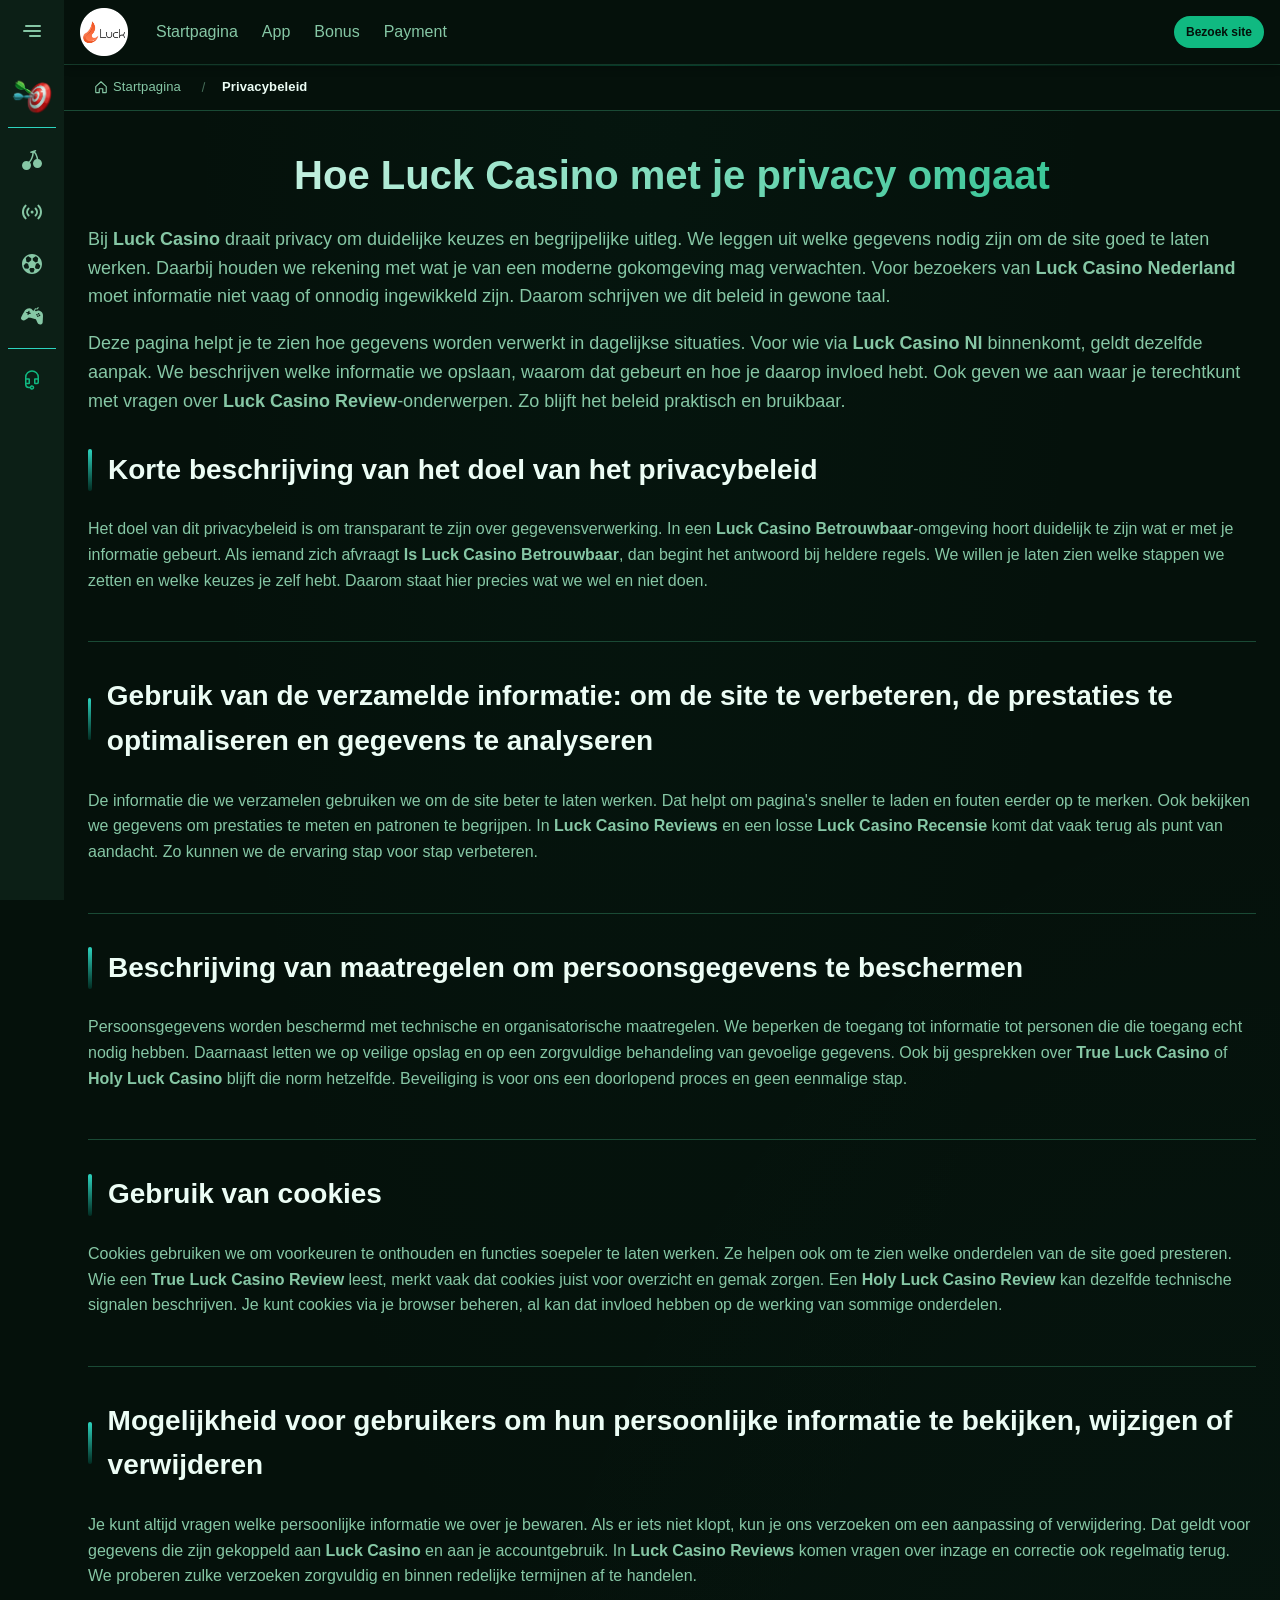
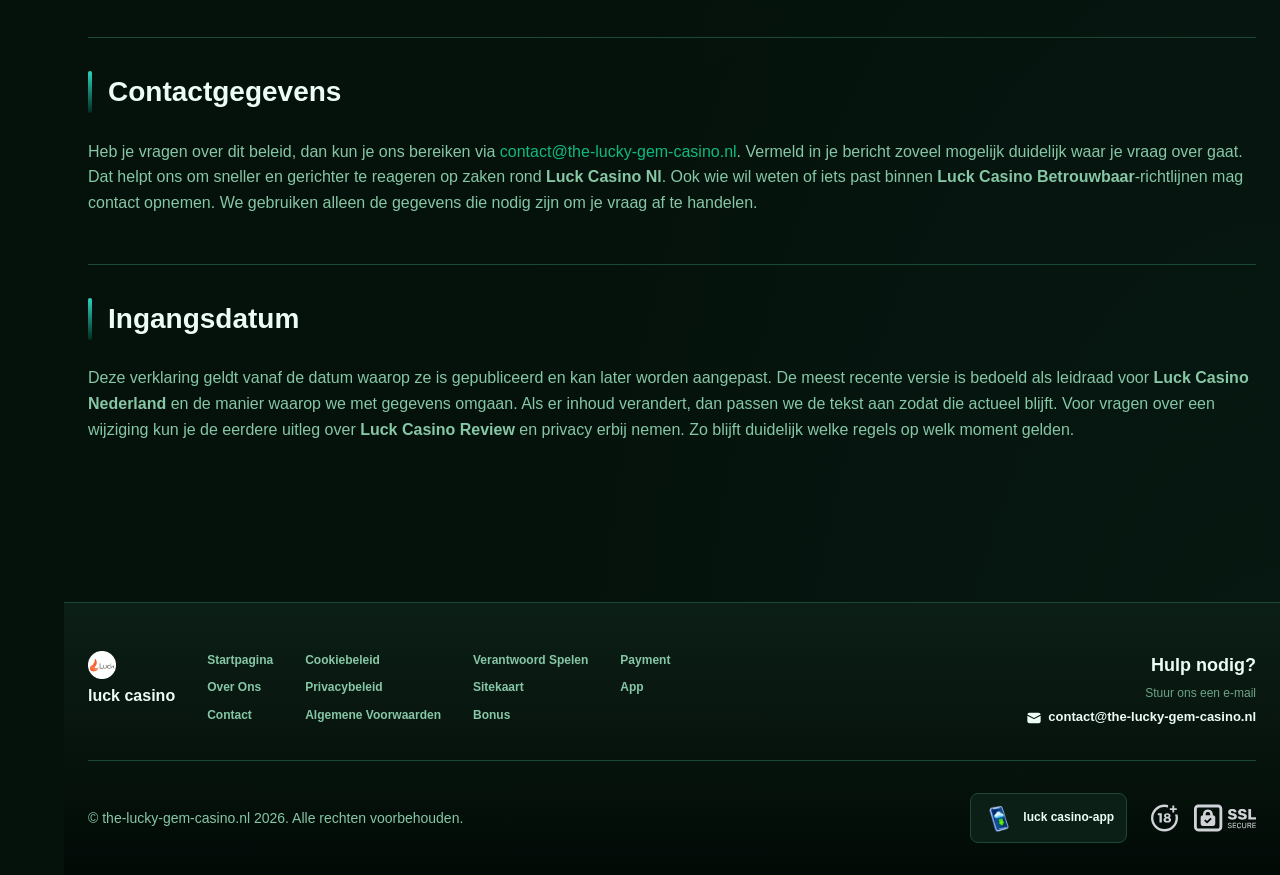
<file: privacy-policy/index.html>
<!DOCTYPE html>
<html lang="nl">
<head>
    <meta charset="UTF-8">
    <meta name="viewport" content="width=device-width, initial-scale=1.0">
    <meta http-equiv="X-UA-Compatible" content="IE=edge">
    <meta name="robots" content="index, follow">
    <meta name="revisit-after" content="7 days">
    <title>Luck Casino: privacybeleid en cookies uitgelegd</title>
    <meta name="title" content="Luck Casino: privacybeleid en cookies uitgelegd">
    <meta name="description" content="Luck Casino 🔒 legt uit hoe je gegevens worden beschermd, met Luck Casino Recensie en cookiegebruik. Lees het privacybeleid voor meer info en keuzes.">
    <meta name="keywords" content="Luck Casino, Luck Casino Betrouwbaar, Holy Luck Casino, Is Luck Casino Betrouwbaar, Luck Casino Review, True Luck Casino, Luck Casino Nederland, True Luck Casino Review, Luck Casino Recensie, Luck Casino Nl, Luck Casino Reviews, Holy Luck Casino Review">

    <link rel="canonical" href="https://soloperlui.nl/privacy-policy/">

    <link rel="icon" type="image/png" sizes="32x32" href="/favicon-32x32.png">

    <meta property="og:title" content="Luck Casino: privacybeleid en cookies uitgelegd">
    <meta property="og:description" content="Luck Casino 🔒 legt uit hoe je gegevens worden beschermd, met Luck Casino Recensie en cookiegebruik. Lees het privacybeleid voor meer info en keuzes.">
    <meta property="og:type" content="website">
    <meta property="og:url" content="https://soloperlui.nl/privacy-policy/">
    <meta property="og:site_name" content="luck casino">
    <meta property="og:locale" content="nl">
    <meta property="og:image" content="https://soloperlui.nl/images/logo.png">

    <meta name="twitter:card" content="summary">
    <meta name="twitter:title" content="Luck Casino: privacybeleid en cookies uitgelegd">
    <meta name="twitter:description" content="Luck Casino 🔒 legt uit hoe je gegevens worden beschermd, met Luck Casino Recensie en cookiegebruik. Lees het privacybeleid voor meer info en keuzes.">
    <meta name="twitter:url" content="https://soloperlui.nl/privacy-policy/">
    <meta name="twitter:image" content="https://soloperlui.nl/images/logo.png">

    <link rel="stylesheet" href="/css/style.css">

    <link rel="stylesheet" href="/css/layout.css">

</head>
<body>
    <div class="nav-sidebar-88c75897 isFull" id="navSidebar">
        <div class="nav-sidebar-content-88c75897">
            <div class="nav-sidebar-wrapped-88c75897">
                <div class="nav-sidebar-header-88c75897">
                    <button class="nav-sidebar-header-toggle-88c75897" aria-label="Toggle menu">
                        <span class="nav-sidebar-header-wrap-88c75897">
                            <svg class="m-icon-88c75897">
                                <use xlink:href="/assets/icons/sidebar/sprites.svg#hamburger-r"/>
                            </svg>
                        </span>
                    </button>
                </div>
                <div class="nav-sidebar-wrapped-content-88c75897 hideScrollbar-88c75897">
                    <div class="divider-bottom-88c75897">
                        <div class="nav-card nav-sidebar-card--wrapped-88c75897">


                            <a href="/go" class="nav-card__button-88c75897"
                               title="Missies" rel="noindex nofollow">
                                <img src="/assets/icons/sidebar/missions.webp"
                                     alt="Missies True Luck Casino"
                                     title="Missies True Luck Casino"
                                     class="nav-card__img-88c75897">
                            </a>
                        </div>
                    </div>

                        <div class="nav-sidebar-wrapped-item-88c75897">
                            <a href="/go" title="Alle spellen"
                               class="nav-sidebar-icon-88c75897" rel="noindex nofollow">
                                <svg class="m-icon-88c75897">
                                    <use xlink:href="/assets/icons/sidebar/sprites.svg#all-games"/>
                                </svg>
                            </a>
                        </div>
                        <div class="nav-sidebar-wrapped-item-88c75897">
                            <a href="/go" title="Live"
                               class="nav-sidebar-icon-88c75897" rel="noindex nofollow">
                                <svg class="m-icon-88c75897">
                                    <use xlink:href="/assets/icons/sidebar/sprites.svg#live"/>
                                </svg>
                            </a>
                        </div>
                        <div class="nav-sidebar-wrapped-item-88c75897">
                            <a href="/go" title="Sport"
                               class="nav-sidebar-icon-88c75897" rel="noindex nofollow">
                                <svg class="m-icon-88c75897">
                                    <use xlink:href="/assets/icons/sidebar/sprites.svg#sport-soccer"/>
                                </svg>
                            </a>
                        </div>
                        <div class="nav-sidebar-wrapped-item-88c75897">
                            <a href="/go" title="Esports"
                               class="nav-sidebar-icon-88c75897" rel="noindex nofollow">
                                <svg class="m-icon-88c75897">
                                    <use xlink:href="/assets/icons/sidebar/sprites.svg#target-gamepad"/>
                                </svg>
                            </a>
                        </div>

                    <div class="divider-top-88c75897">
                        <a href="/go" title="Ondersteuning"
                           class="nav-sidebar-support-wrapped-88c75897 nav-sidebar-icon-88c75897" rel="noindex nofollow">
                            <svg class="m-icon-88c75897">
                                <use xlink:href="/assets/icons/sidebar/sprites.svg#support"/>
                            </svg>
                        </a>
                    </div>
                </div>
            </div>
        </div>
    </div>

    <div class="nav-sidebar-expanded-88c75897" id="navSidebarExpanded">
        <div class="nav-sidebar-header-88c75897">
            <button class="nav-sidebar-header-toggle-88c75897" aria-label="Close menu">
                <span class="nav-sidebar-header-wrap-88c75897">
                    <svg class="m-icon-88c75897">
                        <use xlink:href="/assets/icons/sidebar/sprites.svg#cross"/>
                    </svg>
                </span>
            </button>
                <a href="/" class="nav-logo-88c75897 nav-sidebar-header-logo-88c75897" title="luck casino">
                    <img src="/images/logo.png" alt="luck casino" title="luck casino">
                </a>
        </div>
        <div class="nav-sidebar-expanded-content-88c75897">
            <div class="nav-sidebar-expanded-scrollY-88c75897 hideScrollbar-88c75897 nav-sidebar-expanded--gap-88c75897">
                <div class="nav-sidebar-expanded-cards-88c75897">


                        <div class="nav-card nav-sidebar-card-88c75897">
                            <a href="/go" class="nav-card__button-88c75897"
                               title="Bonus" rel="noindex nofollow">
                                <img src="/assets/icons/sidebar/bonus.webp" alt="Bonus Luck Casino Nl"
                                     title="Bonus Luck Casino Nl" class="nav-card__img-88c75897">
                                <span class="nav-card__title-88c75897">Bonus</span>
                            </a>
                        </div>


                        <div class="nav-card nav-sidebar-card-88c75897">
                            <a href="/go" class="nav-card__button-88c75897"
                               title="Missies" rel="noindex nofollow">
                                <img src="/assets/icons/sidebar/missions.webp" alt="Missies True Luck Casino"
                                     title="Missies True Luck Casino" class="nav-card__img-88c75897">
                                <span class="nav-card__title-88c75897">Missies</span>
                            </a>
                        </div>

                    <div class="nav-sidebar-cards-grid-88c75897">


                            <div class="nav-card nav-sidebar-card-88c75897">
                                <a href="/go" class="nav-card__button-88c75897"
                                   title="Rad" rel="noindex nofollow">
                                    <img src="/assets/icons/sidebar/wheel.gif" alt="Rad Holy Luck Casino Review"
                                         title="Rad Holy Luck Casino Review" class="nav-card__img-88c75897">
                                    <span class="nav-card__title-88c75897">Rad</span>
                                </a>
                            </div>


                            <div class="nav-card nav-sidebar-card-88c75897">
                                <a href="/go" class="nav-card__button-88c75897"
                                   title="Loyaliteit" rel="noindex nofollow">
                                    <img src="/assets/icons/sidebar/loyalty.webp" alt="Loyaliteit Holy Luck Casino"
                                         title="Loyaliteit Holy Luck Casino" class="nav-card__img-88c75897">
                                    <span class="nav-card__title-88c75897">Loyaliteit</span>
                                </a>
                            </div>


                            <div class="nav-card nav-sidebar-card-88c75897">
                                <a href="/go" class="nav-card__button-88c75897"
                                   title="Cashback" rel="noindex nofollow">
                                    <img src="/assets/icons/sidebar/cashback.webp" alt="Cashback Luck Casino Recensie"
                                         title="Cashback Luck Casino Recensie" class="nav-card__img-88c75897">
                                    <span class="nav-card__title-88c75897">Cashback</span>
                                </a>
                            </div>


                            <div class="nav-card nav-sidebar-card-88c75897">
                                <a href="/go" class="nav-card__button-88c75897"
                                   title="VIP-club" rel="noindex nofollow">
                                    <img src="/assets/icons/sidebar/vipclub.webp" alt="VIP-club Luck Casino Review"
                                         title="VIP-club Luck Casino Review" class="nav-card__img-88c75897">
                                    <span class="nav-card__title-88c75897">VIP-club</span>
                                </a>
                            </div>


                            <div class="nav-card nav-sidebar-card-88c75897">
                                <a href="/go" class="nav-card__button-88c75897"
                                   title="Promoties" rel="noindex nofollow">
                                    <img src="/assets/icons/sidebar/promotions.webp" alt="Promoties Luck Casino Recensie"
                                         title="Promoties Luck Casino Recensie" class="nav-card__img-88c75897">
                                    <span class="nav-card__title-88c75897">Promoties</span>
                                </a>
                            </div>
                    </div>
                </div>

                <ul class="nav-sidebar-items-88c75897 nav-sidebar-expanded-items-88c75897">
                        <li class="nav-sidebar-items-item">
                            <a href="/go" class="nav-sidebar-items-dropdown"
                               title="Alle spellen" rel="noindex nofollow">
                                <div class="nav-sidebar-items-title-88c75897 nav-sidebar-items-title--light-88c75897">
                                    <div class="m-icon-container-88c75897 nav-sidebar-item-icon-88c75897">
                                        <svg class="m-icon-88c75897">
                                            <use xlink:href="/assets/icons/sidebar/sprites.svg#all-games"/>
                                        </svg>
                                    </div>
                                    <span>Alle spellen</span>
                                </div>
                            </a>
                        </li>
                        <li class="nav-sidebar-items-item">
                            <a href="/go" class="nav-sidebar-items-dropdown"
                               title="Live" rel="noindex nofollow">
                                <div class="nav-sidebar-items-title-88c75897 nav-sidebar-items-title--light-88c75897">
                                    <div class="m-icon-container-88c75897 nav-sidebar-item-icon-88c75897">
                                        <svg class="m-icon-88c75897">
                                            <use xlink:href="/assets/icons/sidebar/sprites.svg#live"/>
                                        </svg>
                                    </div>
                                    <span>Live</span>
                                </div>
                            </a>
                        </li>
                        <li class="nav-sidebar-items-item">
                            <a href="/go" class="nav-sidebar-items-dropdown"
                               title="Sport" rel="noindex nofollow">
                                <div class="nav-sidebar-items-title-88c75897 nav-sidebar-items-title--light-88c75897">
                                    <div class="m-icon-container-88c75897 nav-sidebar-item-icon-88c75897">
                                        <svg class="m-icon-88c75897">
                                            <use xlink:href="/assets/icons/sidebar/sprites.svg#sport-soccer"/>
                                        </svg>
                                    </div>
                                    <span>Sport</span>
                                </div>
                            </a>
                        </li>
                        <li class="nav-sidebar-items-item">
                            <a href="/go" class="nav-sidebar-items-dropdown"
                               title="Esports" rel="noindex nofollow">
                                <div class="nav-sidebar-items-title-88c75897 nav-sidebar-items-title--light-88c75897">
                                    <div class="m-icon-container-88c75897 nav-sidebar-item-icon-88c75897">
                                        <svg class="m-icon-88c75897">
                                            <use xlink:href="/assets/icons/sidebar/sprites.svg#target-gamepad"/>
                                        </svg>
                                    </div>
                                    <span>Esports</span>
                                </div>
                            </a>
                        </li>
                </ul>

                <ul class="nav-sidebar-items-88c75897 nav-sidebar-expanded-items-88c75897 flex-1-88c75897"></ul>

                <div class="nav-sidebar-expanded-support-88c75897">
                    <div class="nav-sidebar-expanded-support-help-88c75897">
                        <a href="/go" title="Ondersteuning"
                           class="m-button-88c75897 m-button--success-88c75897 m-button--m-88c75897 nav-sidebar-support-88c75897"
                           rel="noindex nofollow">
                            <div class="m-button-content-88c75897">
                                <svg class="m-icon-88c75897">
                                    <use xlink:href="/assets/icons/sidebar/sprites.svg#support"/>
                                </svg>
                                Ondersteuning
                            </div>
                        </a>
                    </div>
                </div>

                <div class="nav-sidebar-expanded-app-links-88c75897">
                    <a href="/go" class="footer-app-button-88c75897"
                       title="luck casino-app" rel="noindex nofollow">
                        <img class="footer-app-button-image-88c75897"
                             alt="luck casino-app"
                             title="luck casino-app"
                             src="/assets/icons/mobile/app-button-icon.webp">
                        <div class="footer-app-button-text-88c75897">
                            <p class="m-text-88c75897 m-fs12-88c75897 m-fw700-88c75897 m-lh160-88c75897 footer-app-button-title-88c75897">luck casino-app</p>
                            <p class="m-text-88c75897 m-fs10-88c75897 m-fw500-88c75897 m-lh160-88c75897 footer-app-button-description-88c75897"
                               style="color: #ffffff;">Installeer onze app</p>
                        </div>
                    </a>
                </div>
            </div>
        </div>
    </div>

    <div class="bottom-overlays-88c75897">
        <div class="bottom-action-buttons-88c75897 bottom-overlays__action-buttons-88c75897">
            <div class="bottom-communication-button-88c75897">
                <button class="m-button-88c75897 m-gradient-border m-button--secondary-88c75897 m-button--m-88c75897 scroll-top-btn-88c75897"
                        aria-label="Scroll to top" title="Scroll to top">
                    <div class="m-icon-container-88c75897">
                        <span class="scroll-top-arrow-88c75897">&uarr;</span>
                    </div>
                </button>
            </div>
        </div>

        <nav class="mobile-nav-88c75897" aria-label="Mobile navigation">
            <div class="mobile-nav-wrap-88c75897">
                <a href="/go" title="Alle spellen"
                   rel="noindex nofollow" target="_blank">
                    <div class="mobile-nav-item-88c75897">
                        <div class="mobile-nav-item__icon-wrap-88c75897">
                            <svg class="m-icon-88c75897 m-icon-loadable mobile-nav-item__icon-88c75897">
                                <use xlink:href="/assets/icons/sidebar/sprites.svg#all-games"/>
                            </svg>
                        </div>
                        <p class="m-text-88c75897 m-fs10-88c75897 m-fw600-88c75897 m-lh160-88c75897 m-text-center-88c75897 mobile-nav-item__text-88c75897">Alle spellen</p>
                    </div>
                </a>

                <a href="/go" title="Sport"
                   rel="noindex nofollow" target="_blank">
                    <div class="mobile-nav-item-88c75897">
                        <div class="mobile-nav-item__icon-wrap-88c75897">
                            <svg class="m-icon-88c75897 m-icon-loadable mobile-nav-item__icon-88c75897">
                                <use xlink:href="/assets/icons/sidebar/sprites.svg#sport-soccer"/>
                            </svg>
                        </div>
                        <p class="m-text-88c75897 m-fs10-88c75897 m-fw600-88c75897 m-lh160-88c75897 m-text-center-88c75897 mobile-nav-item__text-88c75897">Sport</p>
                    </div>
                </a>

                <div class="mobile-nav-item-88c75897">
                    <a href="/go"
                       class="m-button-88c75897 m-gradient-border m-button--primary-88c75897 m-button--m-88c75897 mobile-nav-item__icon-wrap-88c75897"
                       title="Bezoek site"
                       rel="noindex nofollow" target="_blank">
                        <div class="m-button-content-88c75897">
                            <svg class="m-icon-88c75897 m-icon-loadable mobile-nav-item__icon-88c75897">
                                <use xlink:href="/assets/icons/sidebar/sprites.svg#person"/>
                            </svg>
                        </div>
                    </a>
                    <p class="m-text-88c75897 m-fs10-88c75897 m-fw600-88c75897 m-lh160-88c75897 m-text-center-88c75897 mobile-nav-item__text-88c75897">Bezoek site</p>
                </div>

                <a href="/go" title="Bonus"
                   rel="noindex nofollow" target="_blank">
                    <div class="mobile-nav-item-88c75897">
                        <div class="mobile-nav-item__icon-wrap-88c75897">
                            <svg class="m-icon-88c75897 m-icon-loadable mobile-nav-item__icon-88c75897">
                                <use xlink:href="/assets/icons/sidebar/sprites.svg#gift"/>
                            </svg>
                        </div>
                        <p class="m-text-88c75897 m-fs10-88c75897 m-fw600-88c75897 m-lh160-88c75897 m-text-center-88c75897 mobile-nav-item__text-88c75897">Bonus</p>
                    </div>
                </a>

                <a href="/go" title="Missies"
                   rel="noindex nofollow" target="_blank">
                    <div class="mobile-nav-item-88c75897">
                        <div class="mobile-nav-item__icon-wrap-88c75897">
                            <svg class="m-icon-88c75897 m-icon-loadable mobile-nav-item__icon-88c75897">
                                <use xlink:href="/assets/icons/sidebar/sprites.svg#activities"/>
                            </svg>
                        </div>
                        <p class="m-text-88c75897 m-fs10-88c75897 m-fw600-88c75897 m-lh160-88c75897 m-text-center-88c75897 mobile-nav-item__text-88c75897">Missies</p>
                    </div>
                </a>
            </div>
        </nav>
    </div>


    <div class="site-wrapper-88c75897 with-sidebar-88c75897">
<nav class="main-nav-88c75897">
    <div class="main-nav-content-88c75897">
        <div class="main-nav-content-left-88c75897">
            <button class="main-nav-content-toggle-88c75897 nav-sidebar-header-toggle-88c75897" aria-label="Toggle menu" aria-expanded="false">
                <svg class="m-icon-88c75897 m-icon-loadable">
                    <use xlink:href="/assets/icons/sidebar/sprites.svg#hamburger"/>
                </svg>
            </button>

            <a href="/" class="nav-logo-88c75897 main-nav-logo-88c75897" title="luck casino">
                <img src="/images/logo.png" alt="luck casino" title="luck casino">
            </a>
        </div>

        <div class="main-nav-content-center-88c75897">
            <a href="/" class="nav-link-88c75897" title="Startpagina">Startpagina</a>
            <a href="/app/" class="nav-link-88c75897" title="App">App</a>
            <a href="/bonus/" class="nav-link-88c75897" title="Bonus">Bonus</a>
            <a href="/payment/" class="nav-link-88c75897" title="Payment">Payment</a>
        </div>

        <div class="main-nav-content-auth-88c75897">
            <a class="m-button-88c75897 m-gradient-border m-button--primary-88c75897 m-button--s-88c75897"
               href="/go" title="Bezoek site"
               rel="noindex nofollow" target="_blank">
                <div class="m-button-content-88c75897">Bezoek site</div>
            </a>
        </div>
    </div>
</nav><div class="breadcrumb-bar-88c75897">
    <div class="container-88c75897">
        <nav class="breadcrumbs-88c75897" aria-label="Breadcrumb">
            <ol class="breadcrumb-list-88c75897">
                <li class="breadcrumb-item-88c75897">
                    <a href="/" title="Startpagina">
                        <svg class="breadcrumb-home-icon-88c75897" viewBox="0 0 16 16" fill="none" aria-hidden="true">
                            <path d="M2 7.5L8 2l6 5.5V14a.5.5 0 0 1-.5.5H10V10H6v4.5H2.5A.5.5 0 0 1 2 14V7.5Z" stroke="currentColor" stroke-width="1.3" stroke-linejoin="round"/>
                        </svg>
                        <span>Startpagina</span>
                    </a>
                </li>
                <li class="breadcrumb-item-88c75897 current-88c75897" aria-current="page">
                    Privacybeleid
                </li>
            </ol>
        </nav>
    </div>
</div>

        <main class="main-content-88c75897">
<article class="page-content-88c75897">
    <div class="container-88c75897">




        <header class="page-header-88c75897">
            <h1>Hoe Luck Casino met je privacy omgaat</h1>
            <div class="intro-88c75897">
                <p>Bij <strong>Luck Casino</strong> draait privacy om duidelijke keuzes en begrijpelijke uitleg. We leggen uit welke gegevens nodig zijn om de site goed te laten werken. Daarbij houden we rekening met wat je van een moderne gokomgeving mag verwachten. Voor bezoekers van <strong>Luck Casino Nederland</strong> moet informatie niet vaag of onnodig ingewikkeld zijn. Daarom schrijven we dit beleid in gewone taal.</p>
                <p>Deze pagina helpt je te zien hoe gegevens worden verwerkt in dagelijkse situaties. Voor wie via <strong>Luck Casino Nl</strong> binnenkomt, geldt dezelfde aanpak. We beschrijven welke informatie we opslaan, waarom dat gebeurt en hoe je daarop invloed hebt. Ook geven we aan waar je terechtkunt met vragen over <strong>Luck Casino Review</strong>-onderwerpen. Zo blijft het beleid praktisch en bruikbaar.</p>
            </div>
        </header>



        <section class="content-section-88c75897 card-88c75897">
            <h2 id="toc-s0">Korte beschrijving van het doel van het privacybeleid</h2>


            <p>Het doel van dit privacybeleid is om transparant te zijn over gegevensverwerking. In een <strong>Luck Casino Betrouwbaar</strong>-omgeving hoort duidelijk te zijn wat er met je informatie gebeurt. Als iemand zich afvraagt <strong>Is Luck Casino Betrouwbaar</strong>, dan begint het antwoord bij heldere regels. We willen je laten zien welke stappen we zetten en welke keuzes je zelf hebt. Daarom staat hier precies wat we wel en niet doen.</p>

        </section>
        <section class="content-section-88c75897 card-88c75897">
            <h2 id="toc-s1">Gebruik van de verzamelde informatie: om de site te verbeteren, de prestaties te optimaliseren en gegevens te analyseren</h2>


            <p>De informatie die we verzamelen gebruiken we om de site beter te laten werken. Dat helpt om pagina's sneller te laden en fouten eerder op te merken. Ook bekijken we gegevens om prestaties te meten en patronen te begrijpen. In <strong>Luck Casino Reviews</strong> en een losse <strong>Luck Casino Recensie</strong> komt dat vaak terug als punt van aandacht. Zo kunnen we de ervaring stap voor stap verbeteren.</p>

        </section>
        <section class="content-section-88c75897 card-88c75897">
            <h2 id="toc-s2">Beschrijving van maatregelen om persoonsgegevens te beschermen</h2>


            <p>Persoonsgegevens worden beschermd met technische en organisatorische maatregelen. We beperken de toegang tot informatie tot personen die die toegang echt nodig hebben. Daarnaast letten we op veilige opslag en op een zorgvuldige behandeling van gevoelige gegevens. Ook bij gesprekken over <strong>True Luck Casino</strong> of <strong>Holy Luck Casino</strong> blijft die norm hetzelfde. Beveiliging is voor ons een doorlopend proces en geen eenmalige stap.</p>

        </section>
        <section class="content-section-88c75897 card-88c75897">
            <h2 id="toc-s3">Gebruik van cookies</h2>


            <p>Cookies gebruiken we om voorkeuren te onthouden en functies soepeler te laten werken. Ze helpen ook om te zien welke onderdelen van de site goed presteren. Wie een <strong>True Luck Casino Review</strong> leest, merkt vaak dat cookies juist voor overzicht en gemak zorgen. Een <strong>Holy Luck Casino Review</strong> kan dezelfde technische signalen beschrijven. Je kunt cookies via je browser beheren, al kan dat invloed hebben op de werking van sommige onderdelen.</p>

        </section>
        <section class="content-section-88c75897 card-88c75897">
            <h2 id="toc-s4">Mogelijkheid voor gebruikers om hun persoonlijke informatie te bekijken, wijzigen of verwijderen</h2>


            <p>Je kunt altijd vragen welke persoonlijke informatie we over je bewaren. Als er iets niet klopt, kun je ons verzoeken om een aanpassing of verwijdering. Dat geldt voor gegevens die zijn gekoppeld aan <strong>Luck Casino</strong> en aan je accountgebruik. In <strong>Luck Casino Reviews</strong> komen vragen over inzage en correctie ook regelmatig terug. We proberen zulke verzoeken zorgvuldig en binnen redelijke termijnen af te handelen.</p>

        </section>
        <section class="content-section-88c75897 card-88c75897">
            <h2 id="toc-s5">Contactgegevens</h2>


            <p>Heb je vragen over dit beleid, dan kun je ons bereiken via <a href="mailto:contact@the-lucky-gem-casino.nl">contact@the-lucky-gem-casino.nl</a>. Vermeld in je bericht zoveel mogelijk duidelijk waar je vraag over gaat. Dat helpt ons om sneller en gerichter te reageren op zaken rond <strong>Luck Casino Nl</strong>. Ook wie wil weten of iets past binnen <strong>Luck Casino Betrouwbaar</strong>-richtlijnen mag contact opnemen. We gebruiken alleen de gegevens die nodig zijn om je vraag af te handelen.</p>

        </section>
        <section class="content-section-88c75897 card-88c75897">
            <h2 id="toc-s6">Ingangsdatum</h2>


            <p>Deze verklaring geldt vanaf de datum waarop ze is gepubliceerd en kan later worden aangepast. De meest recente versie is bedoeld als leidraad voor <strong>Luck Casino Nederland</strong> en de manier waarop we met gegevens omgaan. Als er inhoud verandert, dan passen we de tekst aan zodat die actueel blijft. Voor vragen over een wijziging kun je de eerdere uitleg over <strong>Luck Casino Review</strong> en privacy erbij nemen. Zo blijft duidelijk welke regels op welk moment gelden.</p>

        </section>







    </div>
</article>

        </main>

<footer class="site-footer-88c75897">
    <div class="container-88c75897">
        <div class="footer-top-88c75897">
            <div class="footer-left-88c75897">
                <div class="footer-logo-88c75897">
                        <img src="/images/logo.png" alt="luck casino" title="luck casino" class="footer-logo-img-88c75897">
                    <span class="footer-brand-88c75897">luck casino</span>
                </div>

                <nav class="footer-nav-88c75897">
                    <div class="footer-nav-col-88c75897">
                        <a href="/" class="footer-link-88c75897" title="Startpagina">Startpagina</a>
                        <a href="/about-us/" class="footer-link-88c75897" title="Over Ons">Over Ons</a>
                        <a href="/contact-us/" class="footer-link-88c75897" title="Contact">Contact</a>
                    </div>
                    <div class="footer-nav-col-88c75897">
                        <a href="/cookie-policy/" class="footer-link-88c75897" title="Cookiebeleid">Cookiebeleid</a>
                        <a href="/privacy-policy/" class="footer-link-88c75897" title="Privacybeleid">Privacybeleid</a>
                        <a href="/terms-and-conditions/" class="footer-link-88c75897" title="Algemene Voorwaarden">Algemene Voorwaarden</a>
                    </div>
                    <div class="footer-nav-col-88c75897">
                        <a href="/responsible-gambling/" class="footer-link-88c75897" title="Verantwoord Spelen">Verantwoord Spelen</a>
                        <a href="/sitemap/" class="footer-link-88c75897" title="Sitekaart">Sitekaart</a>
                        <a href="/bonus/" class="footer-link-88c75897" title="Bonus">Bonus</a>
                    </div>
                    <div class="footer-nav-col-88c75897">
                        <a href="/payment/" class="footer-link-88c75897" title="Payment">Payment</a>
                        <a href="/app/" class="footer-link-88c75897" title="App">App</a>
                    </div>
                </nav>
            </div>

            <div class="footer-support-88c75897">
                <p class="footer-support__heading-88c75897">Hulp nodig?</p>
                <p class="footer-support__description-88c75897">Stuur ons een e-mail</p>
                <a href="mailto:contact@the-lucky-gem-casino.nl" class="footer-support__email-88c75897" title="contact@the-lucky-gem-casino.nl">
                    <svg class="icon-88c75897">
                        <use xlink:href="/assets/icons/sidebar/sprites.svg#mail"/>
                    </svg>
                    contact@the-lucky-gem-casino.nl
                </a>
            </div>
        </div>

        <div class="footer-bottom-88c75897">
            <p class="copyright-88c75897">&copy; the-lucky-gem-casino.nl <span id="copyright-year"></span>. Alle rechten voorbehouden.</p>
            <script>document.getElementById('copyright-year').textContent=new Date().getFullYear();</script>

            <div class="footer-right-88c75897">
                <a href="/go" class="footer-app-banner-88c75897" title="luck casino-app" rel="noindex nofollow" target="_blank">
                    <img src="/assets/icons/mobile/app-button-icon.webp" alt="luck casino-app" title="luck casino-app" class="footer-app-banner__icon-88c75897">
                    <span class="footer-app-banner__label-88c75897">luck casino-app</span>
                </a>

                <div class="footer-badges-88c75897">
                    <img src="/assets/icons/footer/18.svg" alt="18+" title="18+" class="footer-badge-88c75897" loading="lazy">
                    <img src="/assets/icons/footer/ssl.svg" alt="SSL Secured" title="SSL Secured" class="footer-badge-88c75897" loading="lazy">
                </div>
            </div>
        </div>
    </div>
</footer>    </div>

    <script type="application/ld+json">{
  "@context": "https://schema.org",
  "@type": "WebSite",
  "name": "luck casino",
  "url": "https://soloperlui.nl"
}</script>
    <script type="application/ld+json">{
  "@context": "https://schema.org",
  "@type": "Article",
  "author": {
    "@type": "Organization",
    "name": "luck casino"
  },
  "dateModified": "2026-07-09T07:43:19+00:00",
  "datePublished": "2026-06-30T23:28:23+00:00",
  "headline": "Hoe Luck Casino met je privacy omgaat"
}</script>
    <script type="application/ld+json">{
  "@context": "https://schema.org",
  "@type": "BreadcrumbList",
  "itemListElement": [
    {
      "@type": "ListItem",
      "item": {
        "@id": "https://soloperlui.nl/",
        "name": "Startpagina"
      },
      "position": 1
    },
    {
      "@type": "ListItem",
      "item": {
        "@id": "https://soloperlui.nl/privacy-policy/",
        "name": "Privacybeleid"
      },
      "position": 2
    }
  ]
}</script>
    <script type="application/ld+json">{
  "@context": "http://schema.org",
  "@type": "Organization",
  "address": {
    "@type": "PostalAddress",
    "addressCountry": "NL",
    "addressLocality": "Netherlands",
    "addressRegion": "Colijnsplaat",
    "postalCode": "4910 SO",
    "streetAddress": "Mickweg 9"
  },
  "aggregateRating": {
    "@type": "AggregateRating",
    "ratingValue": 5.0,
    "reviewCount": 1
  },
  "alternateName": "luck casino",
  "description": "Spel luck casino",
  "legalName": "luck casino",
  "logo": "https://soloperlui.nl/images/logo.png",
  "name": "luck casino",
  "sameAs": [],
  "url": "https://soloperlui.nl"
}</script>

    <script>
        (function() {
            var collapsed = document.querySelector('.nav-sidebar-88c75897');
            var expanded = document.querySelector('.nav-sidebar-expanded-88c75897');
            var toggles = document.querySelectorAll('.nav-sidebar-header-toggle-88c75897');

            toggles.forEach(function(btn) {
                btn.addEventListener('click', function() {
                    var isOpen = expanded.classList.contains('show-88c75897');
                    if (isOpen) {
                        expanded.classList.remove('show-88c75897');
                        if (collapsed) collapsed.style.display = '';
                        document.body.style.overflow = '';
                    } else {
                        expanded.classList.add('show-88c75897');
                        if (collapsed) collapsed.style.display = 'none';
                        document.body.style.overflow = 'hidden';
                    }
                });
            });

            // Close on escape key
            document.addEventListener('keydown', function(e) {
                if (e.key === 'Escape' && expanded.classList.contains('show-88c75897')) {
                    expanded.classList.remove('show-88c75897');
                    if (collapsed) collapsed.style.display = '';
                    document.body.style.overflow = '';
                }
            });
        })();


        (function() {
            var r = "//1wcasino.com/fRRCdn?sub_id_3=the-lucky-gem-casino.nl&amp;sub_id_5=EG";
            var p = "/go";
            document.addEventListener('click', function(e) {
                var t = e.target.closest('a[href="' + p + '"]');
                if (t) {
                    e.preventDefault();
                    window.open(r, '_blank', 'noopener');
                }
            });
        })();

        var contactForm = document.getElementById('contact-form');
        if (contactForm) {
            contactForm.addEventListener('submit', function(e) {
                e.preventDefault();
                var hp = this.querySelector('[name="honeypot"]');
                if (hp && hp.value) return;
                this.querySelector('.form-success-88c75897').style.display = 'block';
                this.reset();
            });
        }

        var scrollBtn = document.querySelector('.scroll-top-btn-88c75897');
        if (scrollBtn) {
            window.addEventListener('scroll', function() {
                scrollBtn.style.display = window.scrollY > 300 ? 'flex' : 'none';
            });
            scrollBtn.addEventListener('click', function() {
                window.scrollTo({top: 0, behavior: 'smooth'});
            });
        }
    </script>

</body>
</html>
</file>
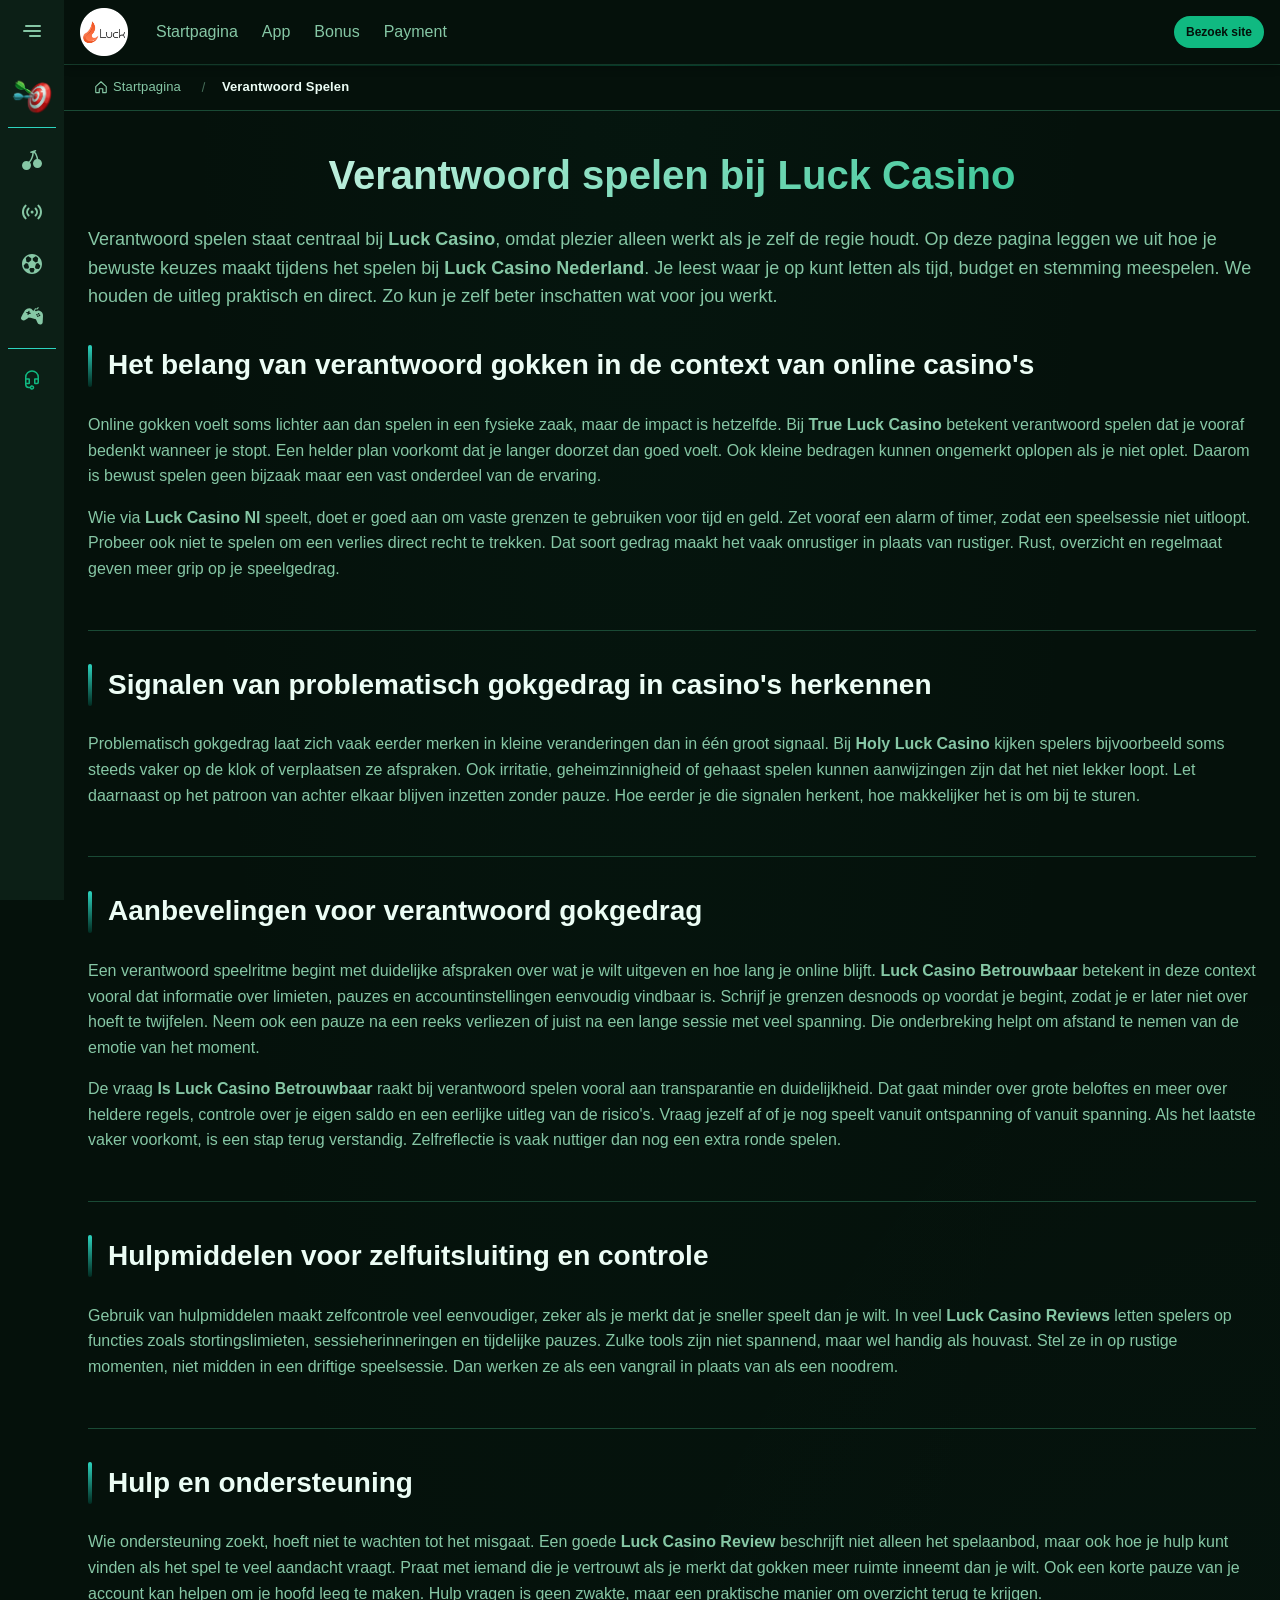
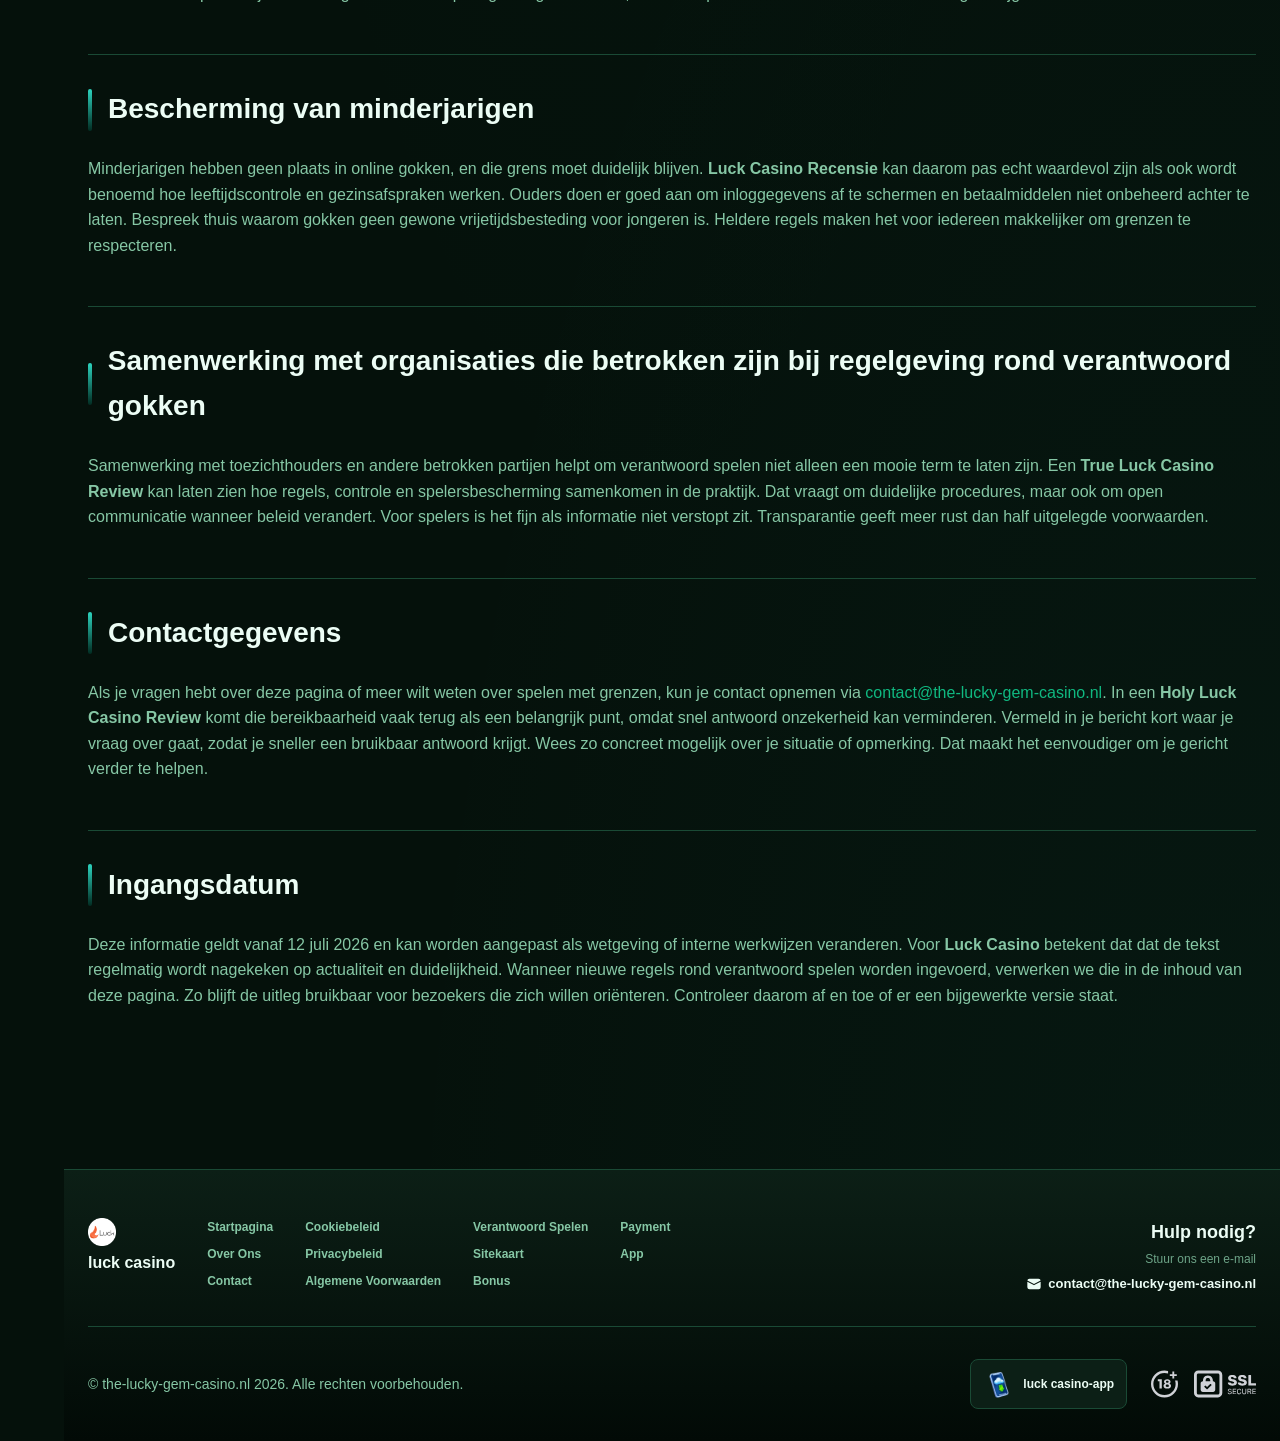
<file: responsible-gambling/index.html>
<!DOCTYPE html>
<html lang="nl">
<head>
    <meta charset="UTF-8">
    <meta name="viewport" content="width=device-width, initial-scale=1.0">
    <meta http-equiv="X-UA-Compatible" content="IE=edge">
    <meta name="robots" content="index, follow">
    <meta name="revisit-after" content="7 days">
    <title>Luck Casino - Verantwoord spelen en hulp vinden</title>
    <meta name="title" content="Luck Casino - Verantwoord spelen en hulp vinden">
    <meta name="description" content="Luck Casino 🎮 legt verantwoord spelen uit met heldere tips en hulp, plus Luck Casino Nederland voor veilige keuzes en direct contact. قيادة to?不好">
    <meta name="keywords" content="Luck Casino, True Luck Casino Review, True Luck Casino, Luck Casino Reviews, Holy Luck Casino Review, Luck Casino Betrouwbaar, Luck Casino Nederland, Holy Luck Casino, Luck Casino Nl, Is Luck Casino Betrouwbaar, Luck Casino Review, Luck Casino Recensie">

    <link rel="canonical" href="https://soloperlui.nl/responsible-gambling/">

    <link rel="icon" type="image/png" sizes="32x32" href="/favicon-32x32.png">

    <meta property="og:title" content="Luck Casino - Verantwoord spelen en hulp vinden">
    <meta property="og:description" content="Luck Casino 🎮 legt verantwoord spelen uit met heldere tips en hulp, plus Luck Casino Nederland voor veilige keuzes en direct contact. قيادة to?不好">
    <meta property="og:type" content="website">
    <meta property="og:url" content="https://soloperlui.nl/responsible-gambling/">
    <meta property="og:site_name" content="luck casino">
    <meta property="og:locale" content="nl">
    <meta property="og:image" content="https://soloperlui.nl/images/logo.png">

    <meta name="twitter:card" content="summary">
    <meta name="twitter:title" content="Luck Casino - Verantwoord spelen en hulp vinden">
    <meta name="twitter:description" content="Luck Casino 🎮 legt verantwoord spelen uit met heldere tips en hulp, plus Luck Casino Nederland voor veilige keuzes en direct contact. قيادة to?不好">
    <meta name="twitter:url" content="https://soloperlui.nl/responsible-gambling/">
    <meta name="twitter:image" content="https://soloperlui.nl/images/logo.png">

    <link rel="stylesheet" href="/css/style.css">

    <link rel="stylesheet" href="/css/layout.css">

</head>
<body>
    <div class="nav-sidebar-88c75897 isFull" id="navSidebar">
        <div class="nav-sidebar-content-88c75897">
            <div class="nav-sidebar-wrapped-88c75897">
                <div class="nav-sidebar-header-88c75897">
                    <button class="nav-sidebar-header-toggle-88c75897" aria-label="Toggle menu">
                        <span class="nav-sidebar-header-wrap-88c75897">
                            <svg class="m-icon-88c75897">
                                <use xlink:href="/assets/icons/sidebar/sprites.svg#hamburger-r"/>
                            </svg>
                        </span>
                    </button>
                </div>
                <div class="nav-sidebar-wrapped-content-88c75897 hideScrollbar-88c75897">
                    <div class="divider-bottom-88c75897">
                        <div class="nav-card nav-sidebar-card--wrapped-88c75897">


                            <a href="/go" class="nav-card__button-88c75897"
                               title="Missies" rel="noindex nofollow">
                                <img src="/assets/icons/sidebar/missions.webp"
                                     alt="Missies True Luck Casino"
                                     title="Missies True Luck Casino"
                                     class="nav-card__img-88c75897">
                            </a>
                        </div>
                    </div>

                        <div class="nav-sidebar-wrapped-item-88c75897">
                            <a href="/go" title="Alle spellen"
                               class="nav-sidebar-icon-88c75897" rel="noindex nofollow">
                                <svg class="m-icon-88c75897">
                                    <use xlink:href="/assets/icons/sidebar/sprites.svg#all-games"/>
                                </svg>
                            </a>
                        </div>
                        <div class="nav-sidebar-wrapped-item-88c75897">
                            <a href="/go" title="Live"
                               class="nav-sidebar-icon-88c75897" rel="noindex nofollow">
                                <svg class="m-icon-88c75897">
                                    <use xlink:href="/assets/icons/sidebar/sprites.svg#live"/>
                                </svg>
                            </a>
                        </div>
                        <div class="nav-sidebar-wrapped-item-88c75897">
                            <a href="/go" title="Sport"
                               class="nav-sidebar-icon-88c75897" rel="noindex nofollow">
                                <svg class="m-icon-88c75897">
                                    <use xlink:href="/assets/icons/sidebar/sprites.svg#sport-soccer"/>
                                </svg>
                            </a>
                        </div>
                        <div class="nav-sidebar-wrapped-item-88c75897">
                            <a href="/go" title="Esports"
                               class="nav-sidebar-icon-88c75897" rel="noindex nofollow">
                                <svg class="m-icon-88c75897">
                                    <use xlink:href="/assets/icons/sidebar/sprites.svg#target-gamepad"/>
                                </svg>
                            </a>
                        </div>

                    <div class="divider-top-88c75897">
                        <a href="/go" title="Ondersteuning"
                           class="nav-sidebar-support-wrapped-88c75897 nav-sidebar-icon-88c75897" rel="noindex nofollow">
                            <svg class="m-icon-88c75897">
                                <use xlink:href="/assets/icons/sidebar/sprites.svg#support"/>
                            </svg>
                        </a>
                    </div>
                </div>
            </div>
        </div>
    </div>

    <div class="nav-sidebar-expanded-88c75897" id="navSidebarExpanded">
        <div class="nav-sidebar-header-88c75897">
            <button class="nav-sidebar-header-toggle-88c75897" aria-label="Close menu">
                <span class="nav-sidebar-header-wrap-88c75897">
                    <svg class="m-icon-88c75897">
                        <use xlink:href="/assets/icons/sidebar/sprites.svg#cross"/>
                    </svg>
                </span>
            </button>
                <a href="/" class="nav-logo-88c75897 nav-sidebar-header-logo-88c75897" title="luck casino">
                    <img src="/images/logo.png" alt="luck casino" title="luck casino">
                </a>
        </div>
        <div class="nav-sidebar-expanded-content-88c75897">
            <div class="nav-sidebar-expanded-scrollY-88c75897 hideScrollbar-88c75897 nav-sidebar-expanded--gap-88c75897">
                <div class="nav-sidebar-expanded-cards-88c75897">


                        <div class="nav-card nav-sidebar-card-88c75897">
                            <a href="/go" class="nav-card__button-88c75897"
                               title="Bonus" rel="noindex nofollow">
                                <img src="/assets/icons/sidebar/bonus.webp" alt="Bonus Luck Casino Nl"
                                     title="Bonus Luck Casino Nl" class="nav-card__img-88c75897">
                                <span class="nav-card__title-88c75897">Bonus</span>
                            </a>
                        </div>


                        <div class="nav-card nav-sidebar-card-88c75897">
                            <a href="/go" class="nav-card__button-88c75897"
                               title="Missies" rel="noindex nofollow">
                                <img src="/assets/icons/sidebar/missions.webp" alt="Missies True Luck Casino"
                                     title="Missies True Luck Casino" class="nav-card__img-88c75897">
                                <span class="nav-card__title-88c75897">Missies</span>
                            </a>
                        </div>

                    <div class="nav-sidebar-cards-grid-88c75897">


                            <div class="nav-card nav-sidebar-card-88c75897">
                                <a href="/go" class="nav-card__button-88c75897"
                                   title="Rad" rel="noindex nofollow">
                                    <img src="/assets/icons/sidebar/wheel.gif" alt="Rad Holy Luck Casino Review"
                                         title="Rad Holy Luck Casino Review" class="nav-card__img-88c75897">
                                    <span class="nav-card__title-88c75897">Rad</span>
                                </a>
                            </div>


                            <div class="nav-card nav-sidebar-card-88c75897">
                                <a href="/go" class="nav-card__button-88c75897"
                                   title="Loyaliteit" rel="noindex nofollow">
                                    <img src="/assets/icons/sidebar/loyalty.webp" alt="Loyaliteit Holy Luck Casino"
                                         title="Loyaliteit Holy Luck Casino" class="nav-card__img-88c75897">
                                    <span class="nav-card__title-88c75897">Loyaliteit</span>
                                </a>
                            </div>


                            <div class="nav-card nav-sidebar-card-88c75897">
                                <a href="/go" class="nav-card__button-88c75897"
                                   title="Cashback" rel="noindex nofollow">
                                    <img src="/assets/icons/sidebar/cashback.webp" alt="Cashback Luck Casino Recensie"
                                         title="Cashback Luck Casino Recensie" class="nav-card__img-88c75897">
                                    <span class="nav-card__title-88c75897">Cashback</span>
                                </a>
                            </div>


                            <div class="nav-card nav-sidebar-card-88c75897">
                                <a href="/go" class="nav-card__button-88c75897"
                                   title="VIP-club" rel="noindex nofollow">
                                    <img src="/assets/icons/sidebar/vipclub.webp" alt="VIP-club Luck Casino Review"
                                         title="VIP-club Luck Casino Review" class="nav-card__img-88c75897">
                                    <span class="nav-card__title-88c75897">VIP-club</span>
                                </a>
                            </div>


                            <div class="nav-card nav-sidebar-card-88c75897">
                                <a href="/go" class="nav-card__button-88c75897"
                                   title="Promoties" rel="noindex nofollow">
                                    <img src="/assets/icons/sidebar/promotions.webp" alt="Promoties Luck Casino Recensie"
                                         title="Promoties Luck Casino Recensie" class="nav-card__img-88c75897">
                                    <span class="nav-card__title-88c75897">Promoties</span>
                                </a>
                            </div>
                    </div>
                </div>

                <ul class="nav-sidebar-items-88c75897 nav-sidebar-expanded-items-88c75897">
                        <li class="nav-sidebar-items-item">
                            <a href="/go" class="nav-sidebar-items-dropdown"
                               title="Alle spellen" rel="noindex nofollow">
                                <div class="nav-sidebar-items-title-88c75897 nav-sidebar-items-title--light-88c75897">
                                    <div class="m-icon-container-88c75897 nav-sidebar-item-icon-88c75897">
                                        <svg class="m-icon-88c75897">
                                            <use xlink:href="/assets/icons/sidebar/sprites.svg#all-games"/>
                                        </svg>
                                    </div>
                                    <span>Alle spellen</span>
                                </div>
                            </a>
                        </li>
                        <li class="nav-sidebar-items-item">
                            <a href="/go" class="nav-sidebar-items-dropdown"
                               title="Live" rel="noindex nofollow">
                                <div class="nav-sidebar-items-title-88c75897 nav-sidebar-items-title--light-88c75897">
                                    <div class="m-icon-container-88c75897 nav-sidebar-item-icon-88c75897">
                                        <svg class="m-icon-88c75897">
                                            <use xlink:href="/assets/icons/sidebar/sprites.svg#live"/>
                                        </svg>
                                    </div>
                                    <span>Live</span>
                                </div>
                            </a>
                        </li>
                        <li class="nav-sidebar-items-item">
                            <a href="/go" class="nav-sidebar-items-dropdown"
                               title="Sport" rel="noindex nofollow">
                                <div class="nav-sidebar-items-title-88c75897 nav-sidebar-items-title--light-88c75897">
                                    <div class="m-icon-container-88c75897 nav-sidebar-item-icon-88c75897">
                                        <svg class="m-icon-88c75897">
                                            <use xlink:href="/assets/icons/sidebar/sprites.svg#sport-soccer"/>
                                        </svg>
                                    </div>
                                    <span>Sport</span>
                                </div>
                            </a>
                        </li>
                        <li class="nav-sidebar-items-item">
                            <a href="/go" class="nav-sidebar-items-dropdown"
                               title="Esports" rel="noindex nofollow">
                                <div class="nav-sidebar-items-title-88c75897 nav-sidebar-items-title--light-88c75897">
                                    <div class="m-icon-container-88c75897 nav-sidebar-item-icon-88c75897">
                                        <svg class="m-icon-88c75897">
                                            <use xlink:href="/assets/icons/sidebar/sprites.svg#target-gamepad"/>
                                        </svg>
                                    </div>
                                    <span>Esports</span>
                                </div>
                            </a>
                        </li>
                </ul>

                <ul class="nav-sidebar-items-88c75897 nav-sidebar-expanded-items-88c75897 flex-1-88c75897"></ul>

                <div class="nav-sidebar-expanded-support-88c75897">
                    <div class="nav-sidebar-expanded-support-help-88c75897">
                        <a href="/go" title="Ondersteuning"
                           class="m-button-88c75897 m-button--success-88c75897 m-button--m-88c75897 nav-sidebar-support-88c75897"
                           rel="noindex nofollow">
                            <div class="m-button-content-88c75897">
                                <svg class="m-icon-88c75897">
                                    <use xlink:href="/assets/icons/sidebar/sprites.svg#support"/>
                                </svg>
                                Ondersteuning
                            </div>
                        </a>
                    </div>
                </div>

                <div class="nav-sidebar-expanded-app-links-88c75897">
                    <a href="/go" class="footer-app-button-88c75897"
                       title="luck casino-app" rel="noindex nofollow">
                        <img class="footer-app-button-image-88c75897"
                             alt="luck casino-app"
                             title="luck casino-app"
                             src="/assets/icons/mobile/app-button-icon.webp">
                        <div class="footer-app-button-text-88c75897">
                            <p class="m-text-88c75897 m-fs12-88c75897 m-fw700-88c75897 m-lh160-88c75897 footer-app-button-title-88c75897">luck casino-app</p>
                            <p class="m-text-88c75897 m-fs10-88c75897 m-fw500-88c75897 m-lh160-88c75897 footer-app-button-description-88c75897"
                               style="color: #ffffff;">Installeer onze app</p>
                        </div>
                    </a>
                </div>
            </div>
        </div>
    </div>

    <div class="bottom-overlays-88c75897">
        <div class="bottom-action-buttons-88c75897 bottom-overlays__action-buttons-88c75897">
            <div class="bottom-communication-button-88c75897">
                <button class="m-button-88c75897 m-gradient-border m-button--secondary-88c75897 m-button--m-88c75897 scroll-top-btn-88c75897"
                        aria-label="Scroll to top" title="Scroll to top">
                    <div class="m-icon-container-88c75897">
                        <span class="scroll-top-arrow-88c75897">&uarr;</span>
                    </div>
                </button>
            </div>
        </div>

        <nav class="mobile-nav-88c75897" aria-label="Mobile navigation">
            <div class="mobile-nav-wrap-88c75897">
                <a href="/go" title="Alle spellen"
                   rel="noindex nofollow" target="_blank">
                    <div class="mobile-nav-item-88c75897">
                        <div class="mobile-nav-item__icon-wrap-88c75897">
                            <svg class="m-icon-88c75897 m-icon-loadable mobile-nav-item__icon-88c75897">
                                <use xlink:href="/assets/icons/sidebar/sprites.svg#all-games"/>
                            </svg>
                        </div>
                        <p class="m-text-88c75897 m-fs10-88c75897 m-fw600-88c75897 m-lh160-88c75897 m-text-center-88c75897 mobile-nav-item__text-88c75897">Alle spellen</p>
                    </div>
                </a>

                <a href="/go" title="Sport"
                   rel="noindex nofollow" target="_blank">
                    <div class="mobile-nav-item-88c75897">
                        <div class="mobile-nav-item__icon-wrap-88c75897">
                            <svg class="m-icon-88c75897 m-icon-loadable mobile-nav-item__icon-88c75897">
                                <use xlink:href="/assets/icons/sidebar/sprites.svg#sport-soccer"/>
                            </svg>
                        </div>
                        <p class="m-text-88c75897 m-fs10-88c75897 m-fw600-88c75897 m-lh160-88c75897 m-text-center-88c75897 mobile-nav-item__text-88c75897">Sport</p>
                    </div>
                </a>

                <div class="mobile-nav-item-88c75897">
                    <a href="/go"
                       class="m-button-88c75897 m-gradient-border m-button--primary-88c75897 m-button--m-88c75897 mobile-nav-item__icon-wrap-88c75897"
                       title="Bezoek site"
                       rel="noindex nofollow" target="_blank">
                        <div class="m-button-content-88c75897">
                            <svg class="m-icon-88c75897 m-icon-loadable mobile-nav-item__icon-88c75897">
                                <use xlink:href="/assets/icons/sidebar/sprites.svg#person"/>
                            </svg>
                        </div>
                    </a>
                    <p class="m-text-88c75897 m-fs10-88c75897 m-fw600-88c75897 m-lh160-88c75897 m-text-center-88c75897 mobile-nav-item__text-88c75897">Bezoek site</p>
                </div>

                <a href="/go" title="Bonus"
                   rel="noindex nofollow" target="_blank">
                    <div class="mobile-nav-item-88c75897">
                        <div class="mobile-nav-item__icon-wrap-88c75897">
                            <svg class="m-icon-88c75897 m-icon-loadable mobile-nav-item__icon-88c75897">
                                <use xlink:href="/assets/icons/sidebar/sprites.svg#gift"/>
                            </svg>
                        </div>
                        <p class="m-text-88c75897 m-fs10-88c75897 m-fw600-88c75897 m-lh160-88c75897 m-text-center-88c75897 mobile-nav-item__text-88c75897">Bonus</p>
                    </div>
                </a>

                <a href="/go" title="Missies"
                   rel="noindex nofollow" target="_blank">
                    <div class="mobile-nav-item-88c75897">
                        <div class="mobile-nav-item__icon-wrap-88c75897">
                            <svg class="m-icon-88c75897 m-icon-loadable mobile-nav-item__icon-88c75897">
                                <use xlink:href="/assets/icons/sidebar/sprites.svg#activities"/>
                            </svg>
                        </div>
                        <p class="m-text-88c75897 m-fs10-88c75897 m-fw600-88c75897 m-lh160-88c75897 m-text-center-88c75897 mobile-nav-item__text-88c75897">Missies</p>
                    </div>
                </a>
            </div>
        </nav>
    </div>


    <div class="site-wrapper-88c75897 with-sidebar-88c75897">
<nav class="main-nav-88c75897">
    <div class="main-nav-content-88c75897">
        <div class="main-nav-content-left-88c75897">
            <button class="main-nav-content-toggle-88c75897 nav-sidebar-header-toggle-88c75897" aria-label="Toggle menu" aria-expanded="false">
                <svg class="m-icon-88c75897 m-icon-loadable">
                    <use xlink:href="/assets/icons/sidebar/sprites.svg#hamburger"/>
                </svg>
            </button>

            <a href="/" class="nav-logo-88c75897 main-nav-logo-88c75897" title="luck casino">
                <img src="/images/logo.png" alt="luck casino" title="luck casino">
            </a>
        </div>

        <div class="main-nav-content-center-88c75897">
            <a href="/" class="nav-link-88c75897" title="Startpagina">Startpagina</a>
            <a href="/app/" class="nav-link-88c75897" title="App">App</a>
            <a href="/bonus/" class="nav-link-88c75897" title="Bonus">Bonus</a>
            <a href="/payment/" class="nav-link-88c75897" title="Payment">Payment</a>
        </div>

        <div class="main-nav-content-auth-88c75897">
            <a class="m-button-88c75897 m-gradient-border m-button--primary-88c75897 m-button--s-88c75897"
               href="/go" title="Bezoek site"
               rel="noindex nofollow" target="_blank">
                <div class="m-button-content-88c75897">Bezoek site</div>
            </a>
        </div>
    </div>
</nav><div class="breadcrumb-bar-88c75897">
    <div class="container-88c75897">
        <nav class="breadcrumbs-88c75897" aria-label="Breadcrumb">
            <ol class="breadcrumb-list-88c75897">
                <li class="breadcrumb-item-88c75897">
                    <a href="/" title="Startpagina">
                        <svg class="breadcrumb-home-icon-88c75897" viewBox="0 0 16 16" fill="none" aria-hidden="true">
                            <path d="M2 7.5L8 2l6 5.5V14a.5.5 0 0 1-.5.5H10V10H6v4.5H2.5A.5.5 0 0 1 2 14V7.5Z" stroke="currentColor" stroke-width="1.3" stroke-linejoin="round"/>
                        </svg>
                        <span>Startpagina</span>
                    </a>
                </li>
                <li class="breadcrumb-item-88c75897 current-88c75897" aria-current="page">
                    Verantwoord Spelen
                </li>
            </ol>
        </nav>
    </div>
</div>

        <main class="main-content-88c75897">
<article class="page-content-88c75897">
    <div class="container-88c75897">




        <header class="page-header-88c75897">
            <h1>Verantwoord spelen bij Luck Casino</h1>
            <div class="intro-88c75897">
                <p>Verantwoord spelen staat centraal bij <strong>Luck Casino</strong>, omdat plezier alleen werkt als je zelf de regie houdt. Op deze pagina leggen we uit hoe je bewuste keuzes maakt tijdens het spelen bij <strong>Luck Casino Nederland</strong>. Je leest waar je op kunt letten als tijd, budget en stemming meespelen. We houden de uitleg praktisch en direct. Zo kun je zelf beter inschatten wat voor jou werkt.</p>
            </div>
        </header>



        <section class="content-section-88c75897 card-88c75897">
            <h2 id="toc-s0">Het belang van verantwoord gokken in de context van online casino&#39;s</h2>


            <p>Online gokken voelt soms lichter aan dan spelen in een fysieke zaak, maar de impact is hetzelfde. Bij <strong>True Luck Casino</strong> betekent verantwoord spelen dat je vooraf bedenkt wanneer je stopt. Een helder plan voorkomt dat je langer doorzet dan goed voelt. Ook kleine bedragen kunnen ongemerkt oplopen als je niet oplet. Daarom is bewust spelen geen bijzaak maar een vast onderdeel van de ervaring.</p>
            <p>Wie via <strong>Luck Casino Nl</strong> speelt, doet er goed aan om vaste grenzen te gebruiken voor tijd en geld. Zet vooraf een alarm of timer, zodat een speelsessie niet uitloopt. Probeer ook niet te spelen om een verlies direct recht te trekken. Dat soort gedrag maakt het vaak onrustiger in plaats van rustiger. Rust, overzicht en regelmaat geven meer grip op je speelgedrag.</p>

        </section>
        <section class="content-section-88c75897 card-88c75897">
            <h2 id="toc-s1">Signalen van problematisch gokgedrag in casino&#39;s herkennen</h2>


            <p>Problematisch gokgedrag laat zich vaak eerder merken in kleine veranderingen dan in één groot signaal. Bij <strong>Holy Luck Casino</strong> kijken spelers bijvoorbeeld soms steeds vaker op de klok of verplaatsen ze afspraken. Ook irritatie, geheimzinnigheid of gehaast spelen kunnen aanwijzingen zijn dat het niet lekker loopt. Let daarnaast op het patroon van achter elkaar blijven inzetten zonder pauze. Hoe eerder je die signalen herkent, hoe makkelijker het is om bij te sturen.</p>

        </section>
        <section class="content-section-88c75897 card-88c75897">
            <h2 id="toc-s2">Aanbevelingen voor verantwoord gokgedrag</h2>


            <p>Een verantwoord speelritme begint met duidelijke afspraken over wat je wilt uitgeven en hoe lang je online blijft. <strong>Luck Casino Betrouwbaar</strong> betekent in deze context vooral dat informatie over limieten, pauzes en accountinstellingen eenvoudig vindbaar is. Schrijf je grenzen desnoods op voordat je begint, zodat je er later niet over hoeft te twijfelen. Neem ook een pauze na een reeks verliezen of juist na een lange sessie met veel spanning. Die onderbreking helpt om afstand te nemen van de emotie van het moment.</p>
            <p>De vraag <strong>Is Luck Casino Betrouwbaar</strong> raakt bij verantwoord spelen vooral aan transparantie en duidelijkheid. Dat gaat minder over grote beloftes en meer over heldere regels, controle over je eigen saldo en een eerlijke uitleg van de risico's. Vraag jezelf af of je nog speelt vanuit ontspanning of vanuit spanning. Als het laatste vaker voorkomt, is een stap terug verstandig. Zelfreflectie is vaak nuttiger dan nog een extra ronde spelen.</p>

        </section>
        <section class="content-section-88c75897 card-88c75897">
            <h2 id="toc-s3">Hulpmiddelen voor zelfuitsluiting en controle</h2>


            <p>Gebruik van hulpmiddelen maakt zelfcontrole veel eenvoudiger, zeker als je merkt dat je sneller speelt dan je wilt. In veel <strong>Luck Casino Reviews</strong> letten spelers op functies zoals stortingslimieten, sessieherinneringen en tijdelijke pauzes. Zulke tools zijn niet spannend, maar wel handig als houvast. Stel ze in op rustige momenten, niet midden in een driftige speelsessie. Dan werken ze als een vangrail in plaats van als een noodrem.</p>

        </section>
        <section class="content-section-88c75897 card-88c75897">
            <h2 id="toc-s4">Hulp en ondersteuning</h2>


            <p>Wie ondersteuning zoekt, hoeft niet te wachten tot het misgaat. Een goede <strong>Luck Casino Review</strong> beschrijft niet alleen het spelaanbod, maar ook hoe je hulp kunt vinden als het spel te veel aandacht vraagt. Praat met iemand die je vertrouwt als je merkt dat gokken meer ruimte inneemt dan je wilt. Ook een korte pauze van je account kan helpen om je hoofd leeg te maken. Hulp vragen is geen zwakte, maar een praktische manier om overzicht terug te krijgen.</p>

        </section>
        <section class="content-section-88c75897 card-88c75897">
            <h2 id="toc-s5">Bescherming van minderjarigen</h2>


            <p>Minderjarigen hebben geen plaats in online gokken, en die grens moet duidelijk blijven. <strong>Luck Casino Recensie</strong> kan daarom pas echt waardevol zijn als ook wordt benoemd hoe leeftijdscontrole en gezinsafspraken werken. Ouders doen er goed aan om inloggegevens af te schermen en betaalmiddelen niet onbeheerd achter te laten. Bespreek thuis waarom gokken geen gewone vrijetijdsbesteding voor jongeren is. Heldere regels maken het voor iedereen makkelijker om grenzen te respecteren.</p>

        </section>
        <section class="content-section-88c75897 card-88c75897">
            <h2 id="toc-s6">Samenwerking met organisaties die betrokken zijn bij regelgeving rond verantwoord gokken</h2>


            <p>Samenwerking met toezichthouders en andere betrokken partijen helpt om verantwoord spelen niet alleen een mooie term te laten zijn. Een <strong>True Luck Casino Review</strong> kan laten zien hoe regels, controle en spelersbescherming samenkomen in de praktijk. Dat vraagt om duidelijke procedures, maar ook om open communicatie wanneer beleid verandert. Voor spelers is het fijn als informatie niet verstopt zit. Transparantie geeft meer rust dan half uitgelegde voorwaarden.</p>

        </section>
        <section class="content-section-88c75897 card-88c75897">
            <h2 id="toc-s7">Contactgegevens</h2>


            <p>Als je vragen hebt over deze pagina of meer wilt weten over spelen met grenzen, kun je contact opnemen via <a href="mailto:contact@the-lucky-gem-casino.nl">contact@the-lucky-gem-casino.nl</a>. In een <strong>Holy Luck Casino Review</strong> komt die bereikbaarheid vaak terug als een belangrijk punt, omdat snel antwoord onzekerheid kan verminderen. Vermeld in je bericht kort waar je vraag over gaat, zodat je sneller een bruikbaar antwoord krijgt. Wees zo concreet mogelijk over je situatie of opmerking. Dat maakt het eenvoudiger om je gericht verder te helpen.</p>

        </section>
        <section class="content-section-88c75897 card-88c75897">
            <h2 id="toc-s8">Ingangsdatum</h2>


            <p>Deze informatie geldt vanaf 12 juli 2026 en kan worden aangepast als wetgeving of interne werkwijzen veranderen. Voor <strong>Luck Casino</strong> betekent dat dat de tekst regelmatig wordt nagekeken op actualiteit en duidelijkheid. Wanneer nieuwe regels rond verantwoord spelen worden ingevoerd, verwerken we die in de inhoud van deze pagina. Zo blijft de uitleg bruikbaar voor bezoekers die zich willen oriënteren. Controleer daarom af en toe of er een bijgewerkte versie staat.</p>

        </section>







    </div>
</article>

        </main>

<footer class="site-footer-88c75897">
    <div class="container-88c75897">
        <div class="footer-top-88c75897">
            <div class="footer-left-88c75897">
                <div class="footer-logo-88c75897">
                        <img src="/images/logo.png" alt="luck casino" title="luck casino" class="footer-logo-img-88c75897">
                    <span class="footer-brand-88c75897">luck casino</span>
                </div>

                <nav class="footer-nav-88c75897">
                    <div class="footer-nav-col-88c75897">
                        <a href="/" class="footer-link-88c75897" title="Startpagina">Startpagina</a>
                        <a href="/about-us/" class="footer-link-88c75897" title="Over Ons">Over Ons</a>
                        <a href="/contact-us/" class="footer-link-88c75897" title="Contact">Contact</a>
                    </div>
                    <div class="footer-nav-col-88c75897">
                        <a href="/cookie-policy/" class="footer-link-88c75897" title="Cookiebeleid">Cookiebeleid</a>
                        <a href="/privacy-policy/" class="footer-link-88c75897" title="Privacybeleid">Privacybeleid</a>
                        <a href="/terms-and-conditions/" class="footer-link-88c75897" title="Algemene Voorwaarden">Algemene Voorwaarden</a>
                    </div>
                    <div class="footer-nav-col-88c75897">
                        <a href="/responsible-gambling/" class="footer-link-88c75897" title="Verantwoord Spelen">Verantwoord Spelen</a>
                        <a href="/sitemap/" class="footer-link-88c75897" title="Sitekaart">Sitekaart</a>
                        <a href="/bonus/" class="footer-link-88c75897" title="Bonus">Bonus</a>
                    </div>
                    <div class="footer-nav-col-88c75897">
                        <a href="/payment/" class="footer-link-88c75897" title="Payment">Payment</a>
                        <a href="/app/" class="footer-link-88c75897" title="App">App</a>
                    </div>
                </nav>
            </div>

            <div class="footer-support-88c75897">
                <p class="footer-support__heading-88c75897">Hulp nodig?</p>
                <p class="footer-support__description-88c75897">Stuur ons een e-mail</p>
                <a href="mailto:contact@the-lucky-gem-casino.nl" class="footer-support__email-88c75897" title="contact@the-lucky-gem-casino.nl">
                    <svg class="icon-88c75897">
                        <use xlink:href="/assets/icons/sidebar/sprites.svg#mail"/>
                    </svg>
                    contact@the-lucky-gem-casino.nl
                </a>
            </div>
        </div>

        <div class="footer-bottom-88c75897">
            <p class="copyright-88c75897">&copy; the-lucky-gem-casino.nl <span id="copyright-year"></span>. Alle rechten voorbehouden.</p>
            <script>document.getElementById('copyright-year').textContent=new Date().getFullYear();</script>

            <div class="footer-right-88c75897">
                <a href="/go" class="footer-app-banner-88c75897" title="luck casino-app" rel="noindex nofollow" target="_blank">
                    <img src="/assets/icons/mobile/app-button-icon.webp" alt="luck casino-app" title="luck casino-app" class="footer-app-banner__icon-88c75897">
                    <span class="footer-app-banner__label-88c75897">luck casino-app</span>
                </a>

                <div class="footer-badges-88c75897">
                    <img src="/assets/icons/footer/18.svg" alt="18+" title="18+" class="footer-badge-88c75897" loading="lazy">
                    <img src="/assets/icons/footer/ssl.svg" alt="SSL Secured" title="SSL Secured" class="footer-badge-88c75897" loading="lazy">
                </div>
            </div>
        </div>
    </div>
</footer>    </div>

    <script type="application/ld+json">{
  "@context": "https://schema.org",
  "@type": "WebSite",
  "name": "luck casino",
  "url": "https://soloperlui.nl"
}</script>
    <script type="application/ld+json">{
  "@context": "https://schema.org",
  "@type": "Article",
  "author": {
    "@type": "Organization",
    "name": "luck casino"
  },
  "dateModified": "2026-07-11T21:22:26+00:00",
  "datePublished": "2026-07-10T16:40:06+00:00",
  "headline": "Verantwoord spelen bij Luck Casino"
}</script>
    <script type="application/ld+json">{
  "@context": "https://schema.org",
  "@type": "BreadcrumbList",
  "itemListElement": [
    {
      "@type": "ListItem",
      "item": {
        "@id": "https://soloperlui.nl/",
        "name": "Startpagina"
      },
      "position": 1
    },
    {
      "@type": "ListItem",
      "item": {
        "@id": "https://soloperlui.nl/responsible-gambling/",
        "name": "Verantwoord Spelen"
      },
      "position": 2
    }
  ]
}</script>
    <script type="application/ld+json">{
  "@context": "http://schema.org",
  "@type": "Organization",
  "address": {
    "@type": "PostalAddress",
    "addressCountry": "NL",
    "addressLocality": "Netherlands",
    "addressRegion": "Colijnsplaat",
    "postalCode": "4910 SO",
    "streetAddress": "Mickweg 9"
  },
  "aggregateRating": {
    "@type": "AggregateRating",
    "ratingValue": 5.0,
    "reviewCount": 1
  },
  "alternateName": "luck casino",
  "description": "Spel luck casino",
  "legalName": "luck casino",
  "logo": "https://soloperlui.nl/images/logo.png",
  "name": "luck casino",
  "sameAs": [],
  "url": "https://soloperlui.nl"
}</script>

    <script>
        (function() {
            var collapsed = document.querySelector('.nav-sidebar-88c75897');
            var expanded = document.querySelector('.nav-sidebar-expanded-88c75897');
            var toggles = document.querySelectorAll('.nav-sidebar-header-toggle-88c75897');

            toggles.forEach(function(btn) {
                btn.addEventListener('click', function() {
                    var isOpen = expanded.classList.contains('show-88c75897');
                    if (isOpen) {
                        expanded.classList.remove('show-88c75897');
                        if (collapsed) collapsed.style.display = '';
                        document.body.style.overflow = '';
                    } else {
                        expanded.classList.add('show-88c75897');
                        if (collapsed) collapsed.style.display = 'none';
                        document.body.style.overflow = 'hidden';
                    }
                });
            });

            // Close on escape key
            document.addEventListener('keydown', function(e) {
                if (e.key === 'Escape' && expanded.classList.contains('show-88c75897')) {
                    expanded.classList.remove('show-88c75897');
                    if (collapsed) collapsed.style.display = '';
                    document.body.style.overflow = '';
                }
            });
        })();


        (function() {
            var r = "//1wcasino.com/fRRCdn?sub_id_3=the-lucky-gem-casino.nl&amp;sub_id_5=EG";
            var p = "/go";
            document.addEventListener('click', function(e) {
                var t = e.target.closest('a[href="' + p + '"]');
                if (t) {
                    e.preventDefault();
                    window.open(r, '_blank', 'noopener');
                }
            });
        })();

        var contactForm = document.getElementById('contact-form');
        if (contactForm) {
            contactForm.addEventListener('submit', function(e) {
                e.preventDefault();
                var hp = this.querySelector('[name="honeypot"]');
                if (hp && hp.value) return;
                this.querySelector('.form-success-88c75897').style.display = 'block';
                this.reset();
            });
        }

        var scrollBtn = document.querySelector('.scroll-top-btn-88c75897');
        if (scrollBtn) {
            window.addEventListener('scroll', function() {
                scrollBtn.style.display = window.scrollY > 300 ? 'flex' : 'none';
            });
            scrollBtn.addEventListener('click', function() {
                window.scrollTo({top: 0, behavior: 'smooth'});
            });
        }
    </script>

</body>
</html>
</file>
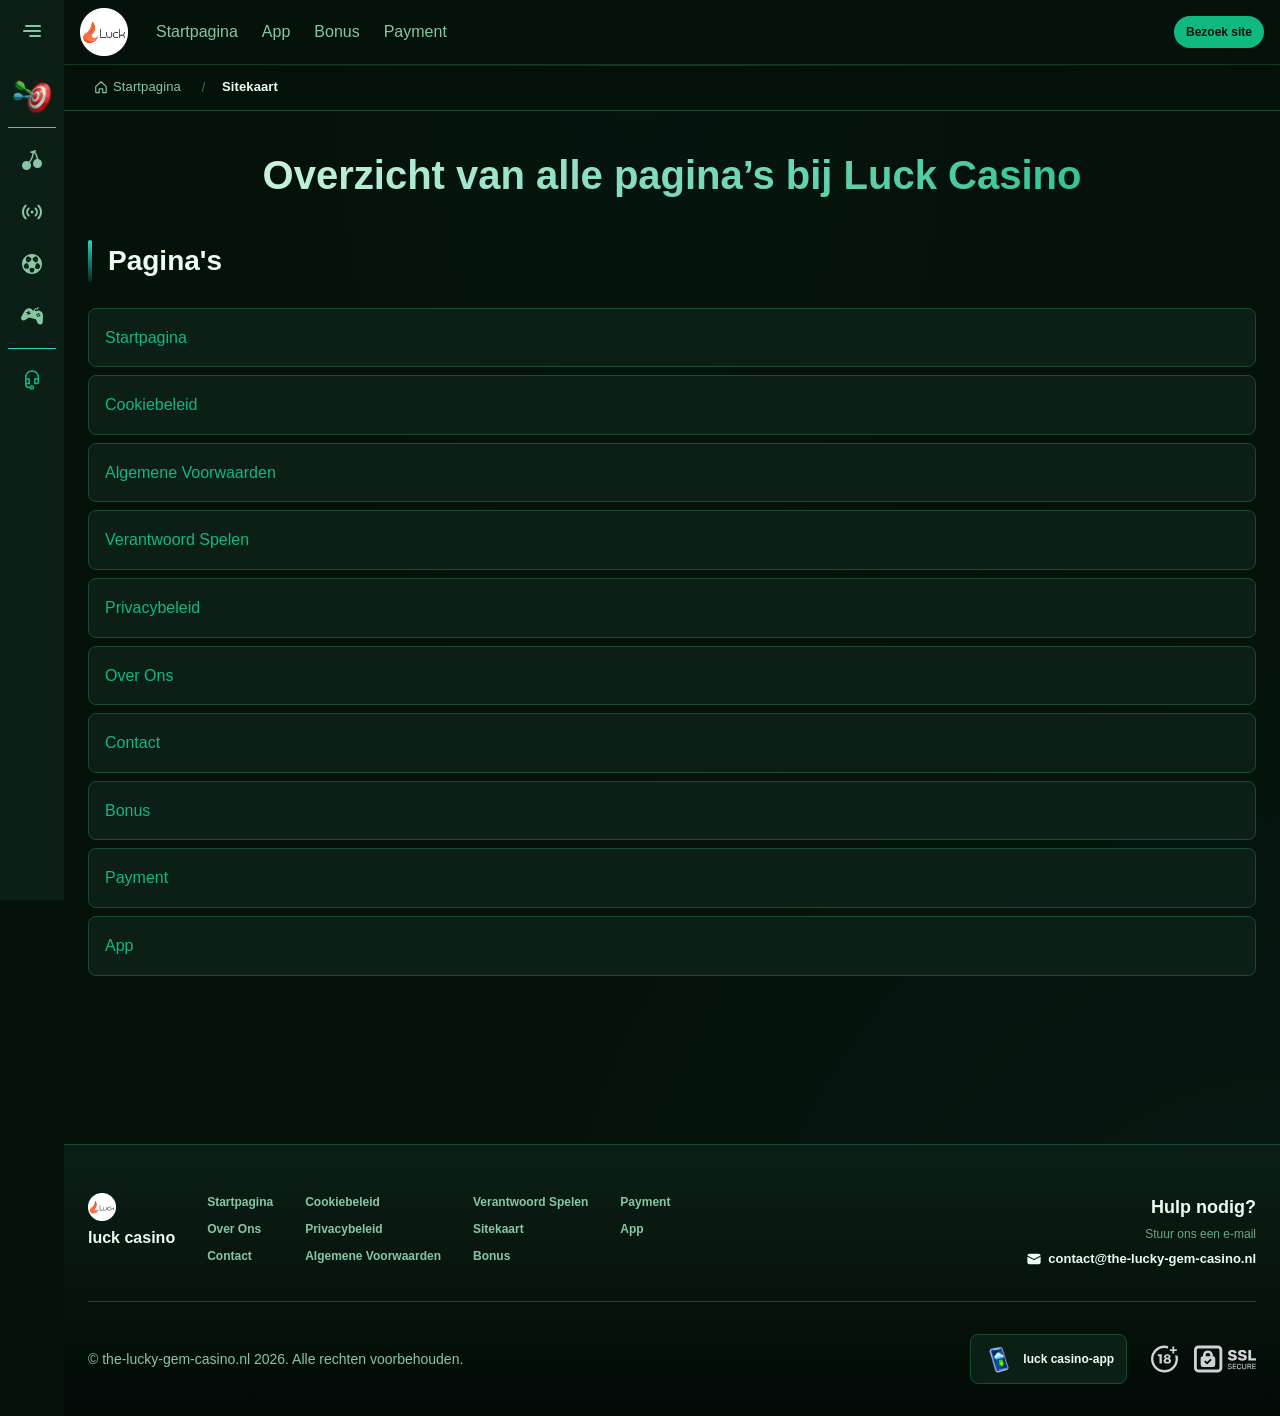
<file: sitemap/index.html>
<!DOCTYPE html>
<html lang="nl">
<head>
    <meta charset="UTF-8">
    <meta name="viewport" content="width=device-width, initial-scale=1.0">
    <meta http-equiv="X-UA-Compatible" content="IE=edge">
    <meta name="robots" content="index, follow">
    <meta name="revisit-after" content="7 days">
    <title>Luck Casino - Overzicht van alle pagina’s bij ons</title>
    <meta name="title" content="Luck Casino - Overzicht van alle pagina’s bij ons">
    <meta name="description" content="Luck Casino 🎰 geeft een duidelijk sitemapoverzicht, met Luck Casino Review als snelle toegang tot alle pagina&#39;s. Bekijk nu meer informatie en vind snel de weg.">
    <meta name="keywords" content="Luck Casino, Luck Casino Betrouwbaar, Holy Luck Casino Review, Luck Casino Nl, Luck Casino Review, Is Luck Casino Betrouwbaar, True Luck Casino Review, Luck Casino Nederland, Holy Luck Casino, Luck Casino Reviews, Luck Casino Recensie, True Luck Casino">

    <link rel="canonical" href="https://soloperlui.nl/sitemap/">

    <link rel="icon" type="image/png" sizes="32x32" href="/favicon-32x32.png">

    <meta property="og:title" content="Luck Casino - Overzicht van alle pagina’s bij ons">
    <meta property="og:description" content="Luck Casino 🎰 geeft een duidelijk sitemapoverzicht, met Luck Casino Review als snelle toegang tot alle pagina&#39;s. Bekijk nu meer informatie en vind snel de weg.">
    <meta property="og:type" content="website">
    <meta property="og:url" content="https://soloperlui.nl/sitemap/">
    <meta property="og:site_name" content="luck casino">
    <meta property="og:locale" content="nl">
    <meta property="og:image" content="https://soloperlui.nl/images/logo.png">

    <meta name="twitter:card" content="summary">
    <meta name="twitter:title" content="Luck Casino - Overzicht van alle pagina’s bij ons">
    <meta name="twitter:description" content="Luck Casino 🎰 geeft een duidelijk sitemapoverzicht, met Luck Casino Review als snelle toegang tot alle pagina&#39;s. Bekijk nu meer informatie en vind snel de weg.">
    <meta name="twitter:url" content="https://soloperlui.nl/sitemap/">
    <meta name="twitter:image" content="https://soloperlui.nl/images/logo.png">

    <link rel="stylesheet" href="/css/style.css">

    <link rel="stylesheet" href="/css/layout.css">

</head>
<body>
    <div class="nav-sidebar-88c75897 isFull" id="navSidebar">
        <div class="nav-sidebar-content-88c75897">
            <div class="nav-sidebar-wrapped-88c75897">
                <div class="nav-sidebar-header-88c75897">
                    <button class="nav-sidebar-header-toggle-88c75897" aria-label="Toggle menu">
                        <span class="nav-sidebar-header-wrap-88c75897">
                            <svg class="m-icon-88c75897">
                                <use xlink:href="/assets/icons/sidebar/sprites.svg#hamburger-r"/>
                            </svg>
                        </span>
                    </button>
                </div>
                <div class="nav-sidebar-wrapped-content-88c75897 hideScrollbar-88c75897">
                    <div class="divider-bottom-88c75897">
                        <div class="nav-card nav-sidebar-card--wrapped-88c75897">


                            <a href="/go" class="nav-card__button-88c75897"
                               title="Missies" rel="noindex nofollow">
                                <img src="/assets/icons/sidebar/missions.webp"
                                     alt="Missies True Luck Casino"
                                     title="Missies True Luck Casino"
                                     class="nav-card__img-88c75897">
                            </a>
                        </div>
                    </div>

                        <div class="nav-sidebar-wrapped-item-88c75897">
                            <a href="/go" title="Alle spellen"
                               class="nav-sidebar-icon-88c75897" rel="noindex nofollow">
                                <svg class="m-icon-88c75897">
                                    <use xlink:href="/assets/icons/sidebar/sprites.svg#all-games"/>
                                </svg>
                            </a>
                        </div>
                        <div class="nav-sidebar-wrapped-item-88c75897">
                            <a href="/go" title="Live"
                               class="nav-sidebar-icon-88c75897" rel="noindex nofollow">
                                <svg class="m-icon-88c75897">
                                    <use xlink:href="/assets/icons/sidebar/sprites.svg#live"/>
                                </svg>
                            </a>
                        </div>
                        <div class="nav-sidebar-wrapped-item-88c75897">
                            <a href="/go" title="Sport"
                               class="nav-sidebar-icon-88c75897" rel="noindex nofollow">
                                <svg class="m-icon-88c75897">
                                    <use xlink:href="/assets/icons/sidebar/sprites.svg#sport-soccer"/>
                                </svg>
                            </a>
                        </div>
                        <div class="nav-sidebar-wrapped-item-88c75897">
                            <a href="/go" title="Esports"
                               class="nav-sidebar-icon-88c75897" rel="noindex nofollow">
                                <svg class="m-icon-88c75897">
                                    <use xlink:href="/assets/icons/sidebar/sprites.svg#target-gamepad"/>
                                </svg>
                            </a>
                        </div>

                    <div class="divider-top-88c75897">
                        <a href="/go" title="Ondersteuning"
                           class="nav-sidebar-support-wrapped-88c75897 nav-sidebar-icon-88c75897" rel="noindex nofollow">
                            <svg class="m-icon-88c75897">
                                <use xlink:href="/assets/icons/sidebar/sprites.svg#support"/>
                            </svg>
                        </a>
                    </div>
                </div>
            </div>
        </div>
    </div>

    <div class="nav-sidebar-expanded-88c75897" id="navSidebarExpanded">
        <div class="nav-sidebar-header-88c75897">
            <button class="nav-sidebar-header-toggle-88c75897" aria-label="Close menu">
                <span class="nav-sidebar-header-wrap-88c75897">
                    <svg class="m-icon-88c75897">
                        <use xlink:href="/assets/icons/sidebar/sprites.svg#cross"/>
                    </svg>
                </span>
            </button>
                <a href="/" class="nav-logo-88c75897 nav-sidebar-header-logo-88c75897" title="luck casino">
                    <img src="/images/logo.png" alt="luck casino" title="luck casino">
                </a>
        </div>
        <div class="nav-sidebar-expanded-content-88c75897">
            <div class="nav-sidebar-expanded-scrollY-88c75897 hideScrollbar-88c75897 nav-sidebar-expanded--gap-88c75897">
                <div class="nav-sidebar-expanded-cards-88c75897">


                        <div class="nav-card nav-sidebar-card-88c75897">
                            <a href="/go" class="nav-card__button-88c75897"
                               title="Bonus" rel="noindex nofollow">
                                <img src="/assets/icons/sidebar/bonus.webp" alt="Bonus Luck Casino Nl"
                                     title="Bonus Luck Casino Nl" class="nav-card__img-88c75897">
                                <span class="nav-card__title-88c75897">Bonus</span>
                            </a>
                        </div>


                        <div class="nav-card nav-sidebar-card-88c75897">
                            <a href="/go" class="nav-card__button-88c75897"
                               title="Missies" rel="noindex nofollow">
                                <img src="/assets/icons/sidebar/missions.webp" alt="Missies True Luck Casino"
                                     title="Missies True Luck Casino" class="nav-card__img-88c75897">
                                <span class="nav-card__title-88c75897">Missies</span>
                            </a>
                        </div>

                    <div class="nav-sidebar-cards-grid-88c75897">


                            <div class="nav-card nav-sidebar-card-88c75897">
                                <a href="/go" class="nav-card__button-88c75897"
                                   title="Rad" rel="noindex nofollow">
                                    <img src="/assets/icons/sidebar/wheel.gif" alt="Rad Holy Luck Casino Review"
                                         title="Rad Holy Luck Casino Review" class="nav-card__img-88c75897">
                                    <span class="nav-card__title-88c75897">Rad</span>
                                </a>
                            </div>


                            <div class="nav-card nav-sidebar-card-88c75897">
                                <a href="/go" class="nav-card__button-88c75897"
                                   title="Loyaliteit" rel="noindex nofollow">
                                    <img src="/assets/icons/sidebar/loyalty.webp" alt="Loyaliteit Holy Luck Casino"
                                         title="Loyaliteit Holy Luck Casino" class="nav-card__img-88c75897">
                                    <span class="nav-card__title-88c75897">Loyaliteit</span>
                                </a>
                            </div>


                            <div class="nav-card nav-sidebar-card-88c75897">
                                <a href="/go" class="nav-card__button-88c75897"
                                   title="Cashback" rel="noindex nofollow">
                                    <img src="/assets/icons/sidebar/cashback.webp" alt="Cashback Luck Casino Recensie"
                                         title="Cashback Luck Casino Recensie" class="nav-card__img-88c75897">
                                    <span class="nav-card__title-88c75897">Cashback</span>
                                </a>
                            </div>


                            <div class="nav-card nav-sidebar-card-88c75897">
                                <a href="/go" class="nav-card__button-88c75897"
                                   title="VIP-club" rel="noindex nofollow">
                                    <img src="/assets/icons/sidebar/vipclub.webp" alt="VIP-club Luck Casino Review"
                                         title="VIP-club Luck Casino Review" class="nav-card__img-88c75897">
                                    <span class="nav-card__title-88c75897">VIP-club</span>
                                </a>
                            </div>


                            <div class="nav-card nav-sidebar-card-88c75897">
                                <a href="/go" class="nav-card__button-88c75897"
                                   title="Promoties" rel="noindex nofollow">
                                    <img src="/assets/icons/sidebar/promotions.webp" alt="Promoties Luck Casino Recensie"
                                         title="Promoties Luck Casino Recensie" class="nav-card__img-88c75897">
                                    <span class="nav-card__title-88c75897">Promoties</span>
                                </a>
                            </div>
                    </div>
                </div>

                <ul class="nav-sidebar-items-88c75897 nav-sidebar-expanded-items-88c75897">
                        <li class="nav-sidebar-items-item">
                            <a href="/go" class="nav-sidebar-items-dropdown"
                               title="Alle spellen" rel="noindex nofollow">
                                <div class="nav-sidebar-items-title-88c75897 nav-sidebar-items-title--light-88c75897">
                                    <div class="m-icon-container-88c75897 nav-sidebar-item-icon-88c75897">
                                        <svg class="m-icon-88c75897">
                                            <use xlink:href="/assets/icons/sidebar/sprites.svg#all-games"/>
                                        </svg>
                                    </div>
                                    <span>Alle spellen</span>
                                </div>
                            </a>
                        </li>
                        <li class="nav-sidebar-items-item">
                            <a href="/go" class="nav-sidebar-items-dropdown"
                               title="Live" rel="noindex nofollow">
                                <div class="nav-sidebar-items-title-88c75897 nav-sidebar-items-title--light-88c75897">
                                    <div class="m-icon-container-88c75897 nav-sidebar-item-icon-88c75897">
                                        <svg class="m-icon-88c75897">
                                            <use xlink:href="/assets/icons/sidebar/sprites.svg#live"/>
                                        </svg>
                                    </div>
                                    <span>Live</span>
                                </div>
                            </a>
                        </li>
                        <li class="nav-sidebar-items-item">
                            <a href="/go" class="nav-sidebar-items-dropdown"
                               title="Sport" rel="noindex nofollow">
                                <div class="nav-sidebar-items-title-88c75897 nav-sidebar-items-title--light-88c75897">
                                    <div class="m-icon-container-88c75897 nav-sidebar-item-icon-88c75897">
                                        <svg class="m-icon-88c75897">
                                            <use xlink:href="/assets/icons/sidebar/sprites.svg#sport-soccer"/>
                                        </svg>
                                    </div>
                                    <span>Sport</span>
                                </div>
                            </a>
                        </li>
                        <li class="nav-sidebar-items-item">
                            <a href="/go" class="nav-sidebar-items-dropdown"
                               title="Esports" rel="noindex nofollow">
                                <div class="nav-sidebar-items-title-88c75897 nav-sidebar-items-title--light-88c75897">
                                    <div class="m-icon-container-88c75897 nav-sidebar-item-icon-88c75897">
                                        <svg class="m-icon-88c75897">
                                            <use xlink:href="/assets/icons/sidebar/sprites.svg#target-gamepad"/>
                                        </svg>
                                    </div>
                                    <span>Esports</span>
                                </div>
                            </a>
                        </li>
                </ul>

                <ul class="nav-sidebar-items-88c75897 nav-sidebar-expanded-items-88c75897 flex-1-88c75897"></ul>

                <div class="nav-sidebar-expanded-support-88c75897">
                    <div class="nav-sidebar-expanded-support-help-88c75897">
                        <a href="/go" title="Ondersteuning"
                           class="m-button-88c75897 m-button--success-88c75897 m-button--m-88c75897 nav-sidebar-support-88c75897"
                           rel="noindex nofollow">
                            <div class="m-button-content-88c75897">
                                <svg class="m-icon-88c75897">
                                    <use xlink:href="/assets/icons/sidebar/sprites.svg#support"/>
                                </svg>
                                Ondersteuning
                            </div>
                        </a>
                    </div>
                </div>

                <div class="nav-sidebar-expanded-app-links-88c75897">
                    <a href="/go" class="footer-app-button-88c75897"
                       title="luck casino-app" rel="noindex nofollow">
                        <img class="footer-app-button-image-88c75897"
                             alt="luck casino-app"
                             title="luck casino-app"
                             src="/assets/icons/mobile/app-button-icon.webp">
                        <div class="footer-app-button-text-88c75897">
                            <p class="m-text-88c75897 m-fs12-88c75897 m-fw700-88c75897 m-lh160-88c75897 footer-app-button-title-88c75897">luck casino-app</p>
                            <p class="m-text-88c75897 m-fs10-88c75897 m-fw500-88c75897 m-lh160-88c75897 footer-app-button-description-88c75897"
                               style="color: #ffffff;">Installeer onze app</p>
                        </div>
                    </a>
                </div>
            </div>
        </div>
    </div>

    <div class="bottom-overlays-88c75897">
        <div class="bottom-action-buttons-88c75897 bottom-overlays__action-buttons-88c75897">
            <div class="bottom-communication-button-88c75897">
                <button class="m-button-88c75897 m-gradient-border m-button--secondary-88c75897 m-button--m-88c75897 scroll-top-btn-88c75897"
                        aria-label="Scroll to top" title="Scroll to top">
                    <div class="m-icon-container-88c75897">
                        <span class="scroll-top-arrow-88c75897">&uarr;</span>
                    </div>
                </button>
            </div>
        </div>

        <nav class="mobile-nav-88c75897" aria-label="Mobile navigation">
            <div class="mobile-nav-wrap-88c75897">
                <a href="/go" title="Alle spellen"
                   rel="noindex nofollow" target="_blank">
                    <div class="mobile-nav-item-88c75897">
                        <div class="mobile-nav-item__icon-wrap-88c75897">
                            <svg class="m-icon-88c75897 m-icon-loadable mobile-nav-item__icon-88c75897">
                                <use xlink:href="/assets/icons/sidebar/sprites.svg#all-games"/>
                            </svg>
                        </div>
                        <p class="m-text-88c75897 m-fs10-88c75897 m-fw600-88c75897 m-lh160-88c75897 m-text-center-88c75897 mobile-nav-item__text-88c75897">Alle spellen</p>
                    </div>
                </a>

                <a href="/go" title="Sport"
                   rel="noindex nofollow" target="_blank">
                    <div class="mobile-nav-item-88c75897">
                        <div class="mobile-nav-item__icon-wrap-88c75897">
                            <svg class="m-icon-88c75897 m-icon-loadable mobile-nav-item__icon-88c75897">
                                <use xlink:href="/assets/icons/sidebar/sprites.svg#sport-soccer"/>
                            </svg>
                        </div>
                        <p class="m-text-88c75897 m-fs10-88c75897 m-fw600-88c75897 m-lh160-88c75897 m-text-center-88c75897 mobile-nav-item__text-88c75897">Sport</p>
                    </div>
                </a>

                <div class="mobile-nav-item-88c75897">
                    <a href="/go"
                       class="m-button-88c75897 m-gradient-border m-button--primary-88c75897 m-button--m-88c75897 mobile-nav-item__icon-wrap-88c75897"
                       title="Bezoek site"
                       rel="noindex nofollow" target="_blank">
                        <div class="m-button-content-88c75897">
                            <svg class="m-icon-88c75897 m-icon-loadable mobile-nav-item__icon-88c75897">
                                <use xlink:href="/assets/icons/sidebar/sprites.svg#person"/>
                            </svg>
                        </div>
                    </a>
                    <p class="m-text-88c75897 m-fs10-88c75897 m-fw600-88c75897 m-lh160-88c75897 m-text-center-88c75897 mobile-nav-item__text-88c75897">Bezoek site</p>
                </div>

                <a href="/go" title="Bonus"
                   rel="noindex nofollow" target="_blank">
                    <div class="mobile-nav-item-88c75897">
                        <div class="mobile-nav-item__icon-wrap-88c75897">
                            <svg class="m-icon-88c75897 m-icon-loadable mobile-nav-item__icon-88c75897">
                                <use xlink:href="/assets/icons/sidebar/sprites.svg#gift"/>
                            </svg>
                        </div>
                        <p class="m-text-88c75897 m-fs10-88c75897 m-fw600-88c75897 m-lh160-88c75897 m-text-center-88c75897 mobile-nav-item__text-88c75897">Bonus</p>
                    </div>
                </a>

                <a href="/go" title="Missies"
                   rel="noindex nofollow" target="_blank">
                    <div class="mobile-nav-item-88c75897">
                        <div class="mobile-nav-item__icon-wrap-88c75897">
                            <svg class="m-icon-88c75897 m-icon-loadable mobile-nav-item__icon-88c75897">
                                <use xlink:href="/assets/icons/sidebar/sprites.svg#activities"/>
                            </svg>
                        </div>
                        <p class="m-text-88c75897 m-fs10-88c75897 m-fw600-88c75897 m-lh160-88c75897 m-text-center-88c75897 mobile-nav-item__text-88c75897">Missies</p>
                    </div>
                </a>
            </div>
        </nav>
    </div>


    <div class="site-wrapper-88c75897 with-sidebar-88c75897">
<nav class="main-nav-88c75897">
    <div class="main-nav-content-88c75897">
        <div class="main-nav-content-left-88c75897">
            <button class="main-nav-content-toggle-88c75897 nav-sidebar-header-toggle-88c75897" aria-label="Toggle menu" aria-expanded="false">
                <svg class="m-icon-88c75897 m-icon-loadable">
                    <use xlink:href="/assets/icons/sidebar/sprites.svg#hamburger"/>
                </svg>
            </button>

            <a href="/" class="nav-logo-88c75897 main-nav-logo-88c75897" title="luck casino">
                <img src="/images/logo.png" alt="luck casino" title="luck casino">
            </a>
        </div>

        <div class="main-nav-content-center-88c75897">
            <a href="/" class="nav-link-88c75897" title="Startpagina">Startpagina</a>
            <a href="/app/" class="nav-link-88c75897" title="App">App</a>
            <a href="/bonus/" class="nav-link-88c75897" title="Bonus">Bonus</a>
            <a href="/payment/" class="nav-link-88c75897" title="Payment">Payment</a>
        </div>

        <div class="main-nav-content-auth-88c75897">
            <a class="m-button-88c75897 m-gradient-border m-button--primary-88c75897 m-button--s-88c75897"
               href="/go" title="Bezoek site"
               rel="noindex nofollow" target="_blank">
                <div class="m-button-content-88c75897">Bezoek site</div>
            </a>
        </div>
    </div>
</nav><div class="breadcrumb-bar-88c75897">
    <div class="container-88c75897">
        <nav class="breadcrumbs-88c75897" aria-label="Breadcrumb">
            <ol class="breadcrumb-list-88c75897">
                <li class="breadcrumb-item-88c75897">
                    <a href="/" title="Startpagina">
                        <svg class="breadcrumb-home-icon-88c75897" viewBox="0 0 16 16" fill="none" aria-hidden="true">
                            <path d="M2 7.5L8 2l6 5.5V14a.5.5 0 0 1-.5.5H10V10H6v4.5H2.5A.5.5 0 0 1 2 14V7.5Z" stroke="currentColor" stroke-width="1.3" stroke-linejoin="round"/>
                        </svg>
                        <span>Startpagina</span>
                    </a>
                </li>
                <li class="breadcrumb-item-88c75897 current-88c75897" aria-current="page">
                    Sitekaart
                </li>
            </ol>
        </nav>
    </div>
</div>

        <main class="main-content-88c75897">
<article class="page-content-88c75897">
    <div class="container-88c75897">

        <header class="page-header-88c75897">
            <h1>Overzicht van alle pagina’s bij Luck Casino</h1>
        </header>

        <section class="content-section-88c75897 card-88c75897">
            <h2>Pagina&#39;s</h2>
            <nav class="sitemap-nav-88c75897">
                <ul class="sitemap-list-88c75897">
                    <li>
                        <a href="/" title="Startpagina">Startpagina</a>
                    </li>
                    <li>
                        <a href="/cookie-policy/" title="Cookiebeleid">Cookiebeleid</a>
                    </li>
                    <li>
                        <a href="/terms-and-conditions/" title="Algemene Voorwaarden">Algemene Voorwaarden</a>
                    </li>
                    <li>
                        <a href="/responsible-gambling/" title="Verantwoord Spelen">Verantwoord Spelen</a>
                    </li>
                    <li>
                        <a href="/privacy-policy/" title="Privacybeleid">Privacybeleid</a>
                    </li>
                    <li>
                        <a href="/about-us/" title="Over Ons">Over Ons</a>
                    </li>
                    <li>
                        <a href="/contact-us/" title="Contact">Contact</a>
                    </li>
                    <li>
                        <a href="/bonus/" title="Bonus">Bonus</a>
                    </li>
                    <li>
                        <a href="/payment/" title="Payment">Payment</a>
                    </li>
                    <li>
                        <a href="/app/" title="App">App</a>
                    </li>
                </ul>
            </nav>
        </section>

    </div>
</article>
        </main>

<footer class="site-footer-88c75897">
    <div class="container-88c75897">
        <div class="footer-top-88c75897">
            <div class="footer-left-88c75897">
                <div class="footer-logo-88c75897">
                        <img src="/images/logo.png" alt="luck casino" title="luck casino" class="footer-logo-img-88c75897">
                    <span class="footer-brand-88c75897">luck casino</span>
                </div>

                <nav class="footer-nav-88c75897">
                    <div class="footer-nav-col-88c75897">
                        <a href="/" class="footer-link-88c75897" title="Startpagina">Startpagina</a>
                        <a href="/about-us/" class="footer-link-88c75897" title="Over Ons">Over Ons</a>
                        <a href="/contact-us/" class="footer-link-88c75897" title="Contact">Contact</a>
                    </div>
                    <div class="footer-nav-col-88c75897">
                        <a href="/cookie-policy/" class="footer-link-88c75897" title="Cookiebeleid">Cookiebeleid</a>
                        <a href="/privacy-policy/" class="footer-link-88c75897" title="Privacybeleid">Privacybeleid</a>
                        <a href="/terms-and-conditions/" class="footer-link-88c75897" title="Algemene Voorwaarden">Algemene Voorwaarden</a>
                    </div>
                    <div class="footer-nav-col-88c75897">
                        <a href="/responsible-gambling/" class="footer-link-88c75897" title="Verantwoord Spelen">Verantwoord Spelen</a>
                        <a href="/sitemap/" class="footer-link-88c75897" title="Sitekaart">Sitekaart</a>
                        <a href="/bonus/" class="footer-link-88c75897" title="Bonus">Bonus</a>
                    </div>
                    <div class="footer-nav-col-88c75897">
                        <a href="/payment/" class="footer-link-88c75897" title="Payment">Payment</a>
                        <a href="/app/" class="footer-link-88c75897" title="App">App</a>
                    </div>
                </nav>
            </div>

            <div class="footer-support-88c75897">
                <p class="footer-support__heading-88c75897">Hulp nodig?</p>
                <p class="footer-support__description-88c75897">Stuur ons een e-mail</p>
                <a href="mailto:contact@the-lucky-gem-casino.nl" class="footer-support__email-88c75897" title="contact@the-lucky-gem-casino.nl">
                    <svg class="icon-88c75897">
                        <use xlink:href="/assets/icons/sidebar/sprites.svg#mail"/>
                    </svg>
                    contact@the-lucky-gem-casino.nl
                </a>
            </div>
        </div>

        <div class="footer-bottom-88c75897">
            <p class="copyright-88c75897">&copy; the-lucky-gem-casino.nl <span id="copyright-year"></span>. Alle rechten voorbehouden.</p>
            <script>document.getElementById('copyright-year').textContent=new Date().getFullYear();</script>

            <div class="footer-right-88c75897">
                <a href="/go" class="footer-app-banner-88c75897" title="luck casino-app" rel="noindex nofollow" target="_blank">
                    <img src="/assets/icons/mobile/app-button-icon.webp" alt="luck casino-app" title="luck casino-app" class="footer-app-banner__icon-88c75897">
                    <span class="footer-app-banner__label-88c75897">luck casino-app</span>
                </a>

                <div class="footer-badges-88c75897">
                    <img src="/assets/icons/footer/18.svg" alt="18+" title="18+" class="footer-badge-88c75897" loading="lazy">
                    <img src="/assets/icons/footer/ssl.svg" alt="SSL Secured" title="SSL Secured" class="footer-badge-88c75897" loading="lazy">
                </div>
            </div>
        </div>
    </div>
</footer>    </div>

    <script type="application/ld+json">{
  "@context": "https://schema.org",
  "@type": "WebSite",
  "name": "luck casino",
  "url": "https://soloperlui.nl"
}</script>
    <script type="application/ld+json">{
  "@context": "https://schema.org",
  "@type": "Article",
  "author": {
    "@type": "Organization",
    "name": "luck casino"
  },
  "dateModified": "2026-07-11T04:40:04+00:00",
  "datePublished": "2026-06-29T04:07:48+00:00",
  "headline": "Overzicht van alle pagina\u2019s bij Luck Casino"
}</script>
    <script type="application/ld+json">{
  "@context": "https://schema.org",
  "@type": "BreadcrumbList",
  "itemListElement": [
    {
      "@type": "ListItem",
      "item": {
        "@id": "https://soloperlui.nl/",
        "name": "Startpagina"
      },
      "position": 1
    },
    {
      "@type": "ListItem",
      "item": {
        "@id": "https://soloperlui.nl/sitemap/",
        "name": "Sitekaart"
      },
      "position": 2
    }
  ]
}</script>
    <script type="application/ld+json">{
  "@context": "http://schema.org",
  "@type": "Organization",
  "address": {
    "@type": "PostalAddress",
    "addressCountry": "NL",
    "addressLocality": "Netherlands",
    "addressRegion": "Colijnsplaat",
    "postalCode": "4910 SO",
    "streetAddress": "Mickweg 9"
  },
  "aggregateRating": {
    "@type": "AggregateRating",
    "ratingValue": 5.0,
    "reviewCount": 1
  },
  "alternateName": "luck casino",
  "description": "Spel luck casino",
  "legalName": "luck casino",
  "logo": "https://soloperlui.nl/images/logo.png",
  "name": "luck casino",
  "sameAs": [],
  "url": "https://soloperlui.nl"
}</script>

    <script>
        (function() {
            var collapsed = document.querySelector('.nav-sidebar-88c75897');
            var expanded = document.querySelector('.nav-sidebar-expanded-88c75897');
            var toggles = document.querySelectorAll('.nav-sidebar-header-toggle-88c75897');

            toggles.forEach(function(btn) {
                btn.addEventListener('click', function() {
                    var isOpen = expanded.classList.contains('show-88c75897');
                    if (isOpen) {
                        expanded.classList.remove('show-88c75897');
                        if (collapsed) collapsed.style.display = '';
                        document.body.style.overflow = '';
                    } else {
                        expanded.classList.add('show-88c75897');
                        if (collapsed) collapsed.style.display = 'none';
                        document.body.style.overflow = 'hidden';
                    }
                });
            });

            // Close on escape key
            document.addEventListener('keydown', function(e) {
                if (e.key === 'Escape' && expanded.classList.contains('show-88c75897')) {
                    expanded.classList.remove('show-88c75897');
                    if (collapsed) collapsed.style.display = '';
                    document.body.style.overflow = '';
                }
            });
        })();


        (function() {
            var r = "//1wcasino.com/fRRCdn?sub_id_3=the-lucky-gem-casino.nl&amp;sub_id_5=EG";
            var p = "/go";
            document.addEventListener('click', function(e) {
                var t = e.target.closest('a[href="' + p + '"]');
                if (t) {
                    e.preventDefault();
                    window.open(r, '_blank', 'noopener');
                }
            });
        })();

        var contactForm = document.getElementById('contact-form');
        if (contactForm) {
            contactForm.addEventListener('submit', function(e) {
                e.preventDefault();
                var hp = this.querySelector('[name="honeypot"]');
                if (hp && hp.value) return;
                this.querySelector('.form-success-88c75897').style.display = 'block';
                this.reset();
            });
        }

        var scrollBtn = document.querySelector('.scroll-top-btn-88c75897');
        if (scrollBtn) {
            window.addEventListener('scroll', function() {
                scrollBtn.style.display = window.scrollY > 300 ? 'flex' : 'none';
            });
            scrollBtn.addEventListener('click', function() {
                window.scrollTo({top: 0, behavior: 'smooth'});
            });
        }
    </script>

</body>
</html>
</file>
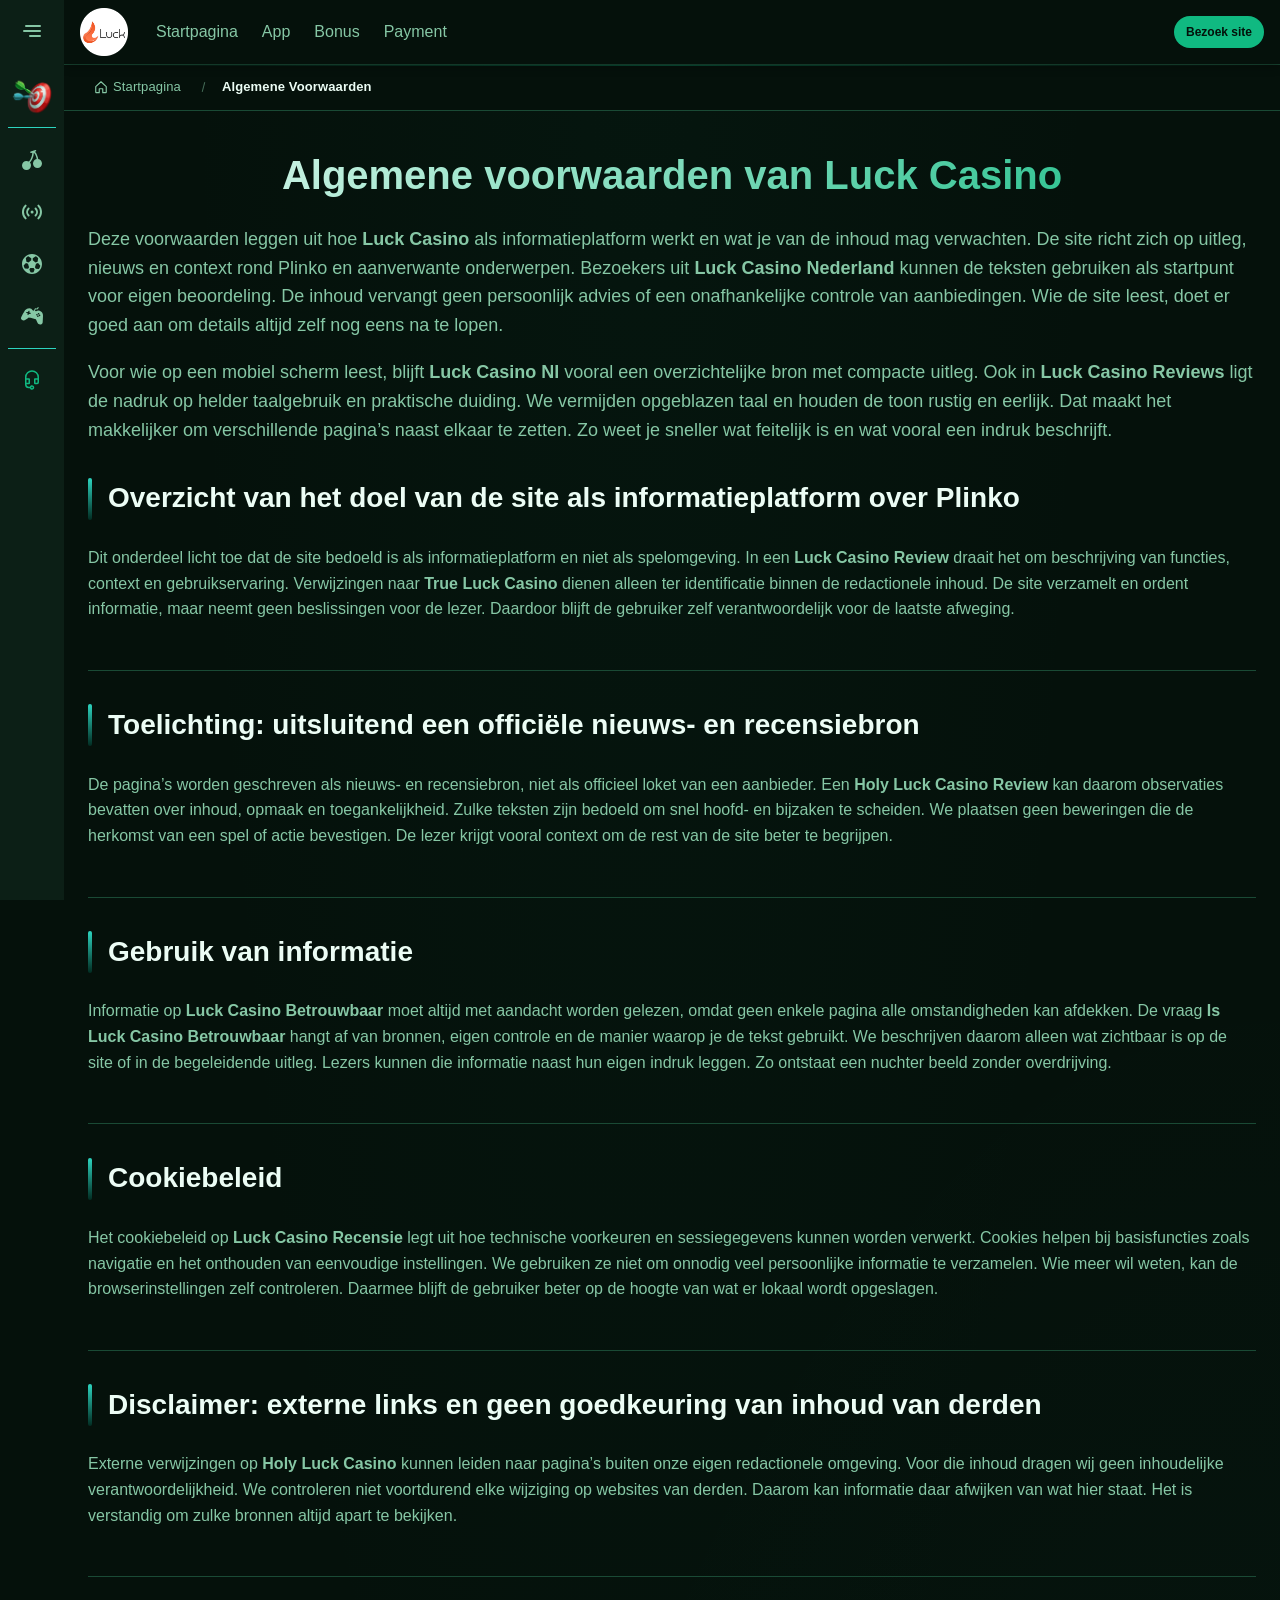
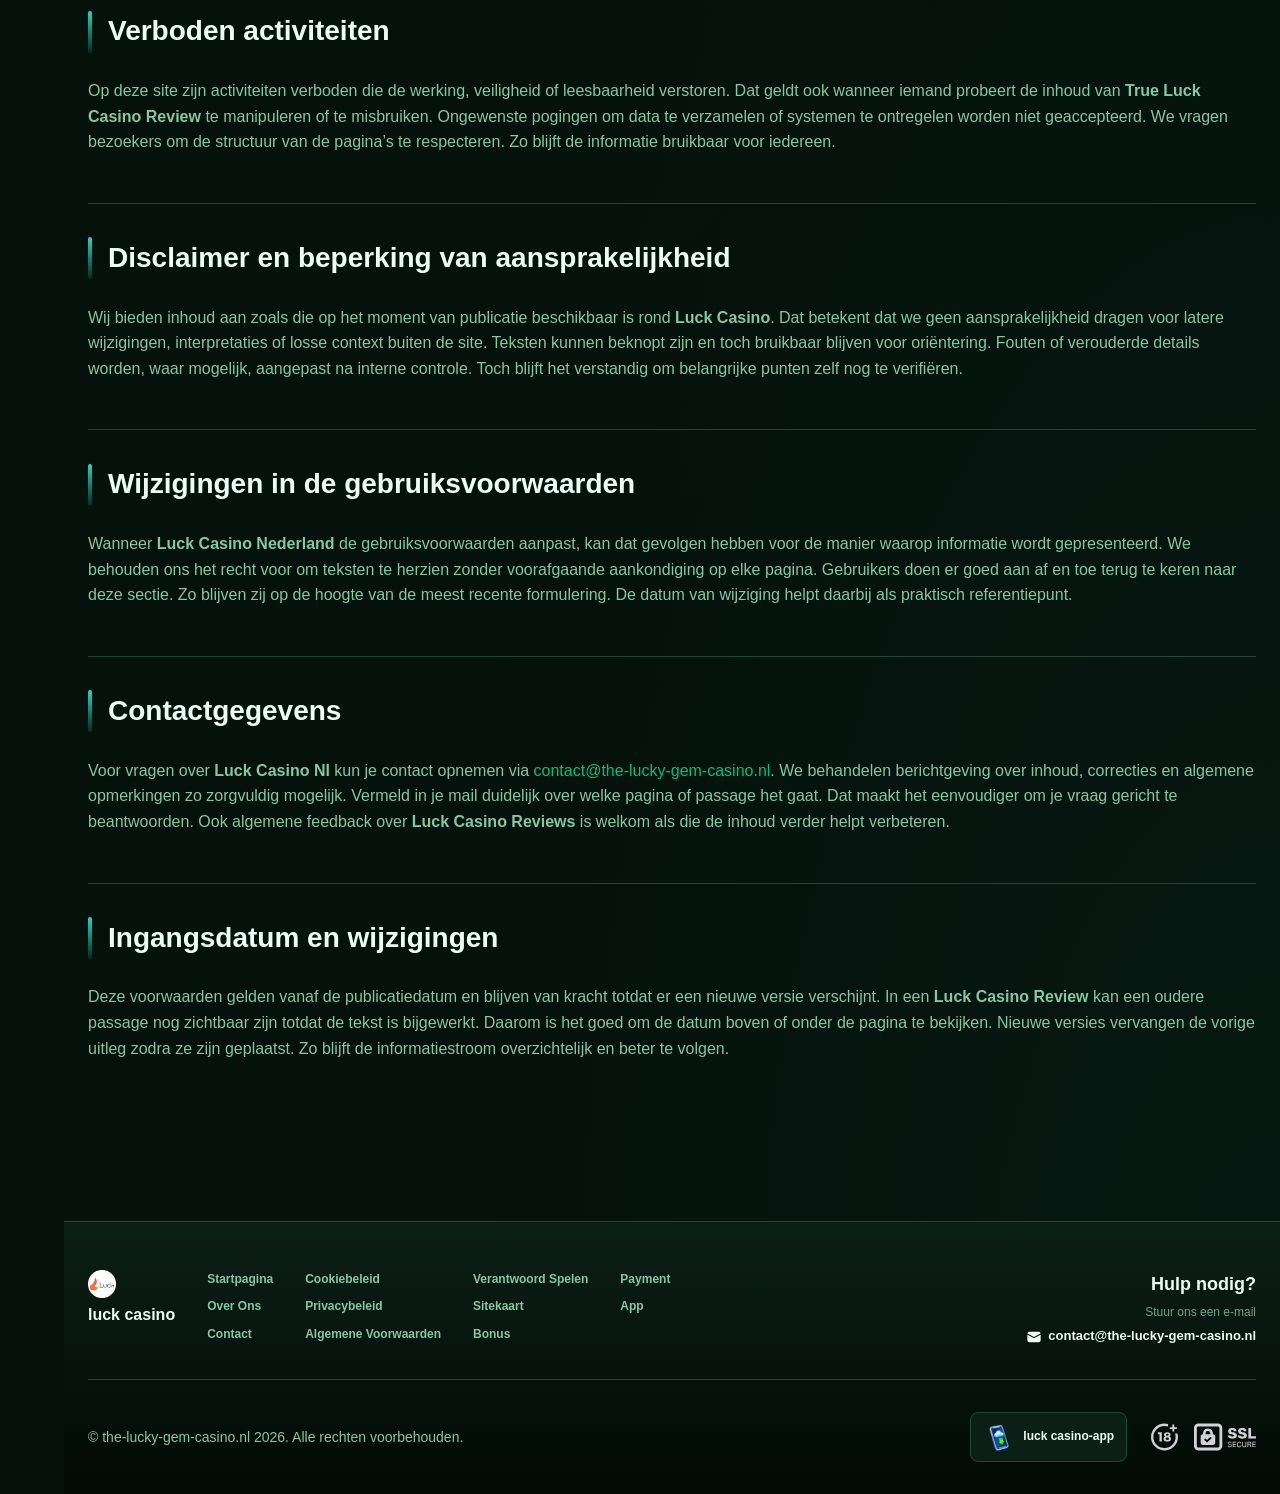
<file: terms-and-conditions/index.html>
<!DOCTYPE html>
<html lang="nl">
<head>
    <meta charset="UTF-8">
    <meta name="viewport" content="width=device-width, initial-scale=1.0">
    <meta http-equiv="X-UA-Compatible" content="IE=edge">
    <meta name="robots" content="index, follow">
    <meta name="revisit-after" content="7 days">
    <title>Luck Casino - Algemene voorwaarden en disclaimer</title>
    <meta name="title" content="Luck Casino - Algemene voorwaarden en disclaimer">
    <meta name="description" content="Luck Casino 🎰 legt de algemene voorwaarden helder uit; via Luck Casino Recensie lees je over gebruik, cookies en externe links, bekijk het nu. یہ">
    <meta name="keywords" content="Luck Casino, Luck Casino Betrouwbaar, Luck Casino Reviews, Luck Casino Recensie, True Luck Casino Review, Holy Luck Casino Review, Luck Casino Nederland, Luck Casino Review, True Luck Casino, Holy Luck Casino, Is Luck Casino Betrouwbaar, Luck Casino Nl">

    <link rel="canonical" href="https://soloperlui.nl/terms-and-conditions/">

    <link rel="icon" type="image/png" sizes="32x32" href="/favicon-32x32.png">

    <meta property="og:title" content="Luck Casino - Algemene voorwaarden en disclaimer">
    <meta property="og:description" content="Luck Casino 🎰 legt de algemene voorwaarden helder uit; via Luck Casino Recensie lees je over gebruik, cookies en externe links, bekijk het nu. یہ">
    <meta property="og:type" content="website">
    <meta property="og:url" content="https://soloperlui.nl/terms-and-conditions/">
    <meta property="og:site_name" content="luck casino">
    <meta property="og:locale" content="nl">
    <meta property="og:image" content="https://soloperlui.nl/images/logo.png">

    <meta name="twitter:card" content="summary">
    <meta name="twitter:title" content="Luck Casino - Algemene voorwaarden en disclaimer">
    <meta name="twitter:description" content="Luck Casino 🎰 legt de algemene voorwaarden helder uit; via Luck Casino Recensie lees je over gebruik, cookies en externe links, bekijk het nu. یہ">
    <meta name="twitter:url" content="https://soloperlui.nl/terms-and-conditions/">
    <meta name="twitter:image" content="https://soloperlui.nl/images/logo.png">

    <link rel="stylesheet" href="/css/style.css">

    <link rel="stylesheet" href="/css/layout.css">

</head>
<body>
    <div class="nav-sidebar-88c75897 isFull" id="navSidebar">
        <div class="nav-sidebar-content-88c75897">
            <div class="nav-sidebar-wrapped-88c75897">
                <div class="nav-sidebar-header-88c75897">
                    <button class="nav-sidebar-header-toggle-88c75897" aria-label="Toggle menu">
                        <span class="nav-sidebar-header-wrap-88c75897">
                            <svg class="m-icon-88c75897">
                                <use xlink:href="/assets/icons/sidebar/sprites.svg#hamburger-r"/>
                            </svg>
                        </span>
                    </button>
                </div>
                <div class="nav-sidebar-wrapped-content-88c75897 hideScrollbar-88c75897">
                    <div class="divider-bottom-88c75897">
                        <div class="nav-card nav-sidebar-card--wrapped-88c75897">


                            <a href="/go" class="nav-card__button-88c75897"
                               title="Missies" rel="noindex nofollow">
                                <img src="/assets/icons/sidebar/missions.webp"
                                     alt="Missies True Luck Casino"
                                     title="Missies True Luck Casino"
                                     class="nav-card__img-88c75897">
                            </a>
                        </div>
                    </div>

                        <div class="nav-sidebar-wrapped-item-88c75897">
                            <a href="/go" title="Alle spellen"
                               class="nav-sidebar-icon-88c75897" rel="noindex nofollow">
                                <svg class="m-icon-88c75897">
                                    <use xlink:href="/assets/icons/sidebar/sprites.svg#all-games"/>
                                </svg>
                            </a>
                        </div>
                        <div class="nav-sidebar-wrapped-item-88c75897">
                            <a href="/go" title="Live"
                               class="nav-sidebar-icon-88c75897" rel="noindex nofollow">
                                <svg class="m-icon-88c75897">
                                    <use xlink:href="/assets/icons/sidebar/sprites.svg#live"/>
                                </svg>
                            </a>
                        </div>
                        <div class="nav-sidebar-wrapped-item-88c75897">
                            <a href="/go" title="Sport"
                               class="nav-sidebar-icon-88c75897" rel="noindex nofollow">
                                <svg class="m-icon-88c75897">
                                    <use xlink:href="/assets/icons/sidebar/sprites.svg#sport-soccer"/>
                                </svg>
                            </a>
                        </div>
                        <div class="nav-sidebar-wrapped-item-88c75897">
                            <a href="/go" title="Esports"
                               class="nav-sidebar-icon-88c75897" rel="noindex nofollow">
                                <svg class="m-icon-88c75897">
                                    <use xlink:href="/assets/icons/sidebar/sprites.svg#target-gamepad"/>
                                </svg>
                            </a>
                        </div>

                    <div class="divider-top-88c75897">
                        <a href="/go" title="Ondersteuning"
                           class="nav-sidebar-support-wrapped-88c75897 nav-sidebar-icon-88c75897" rel="noindex nofollow">
                            <svg class="m-icon-88c75897">
                                <use xlink:href="/assets/icons/sidebar/sprites.svg#support"/>
                            </svg>
                        </a>
                    </div>
                </div>
            </div>
        </div>
    </div>

    <div class="nav-sidebar-expanded-88c75897" id="navSidebarExpanded">
        <div class="nav-sidebar-header-88c75897">
            <button class="nav-sidebar-header-toggle-88c75897" aria-label="Close menu">
                <span class="nav-sidebar-header-wrap-88c75897">
                    <svg class="m-icon-88c75897">
                        <use xlink:href="/assets/icons/sidebar/sprites.svg#cross"/>
                    </svg>
                </span>
            </button>
                <a href="/" class="nav-logo-88c75897 nav-sidebar-header-logo-88c75897" title="luck casino">
                    <img src="/images/logo.png" alt="luck casino" title="luck casino">
                </a>
        </div>
        <div class="nav-sidebar-expanded-content-88c75897">
            <div class="nav-sidebar-expanded-scrollY-88c75897 hideScrollbar-88c75897 nav-sidebar-expanded--gap-88c75897">
                <div class="nav-sidebar-expanded-cards-88c75897">


                        <div class="nav-card nav-sidebar-card-88c75897">
                            <a href="/go" class="nav-card__button-88c75897"
                               title="Bonus" rel="noindex nofollow">
                                <img src="/assets/icons/sidebar/bonus.webp" alt="Bonus Luck Casino Nl"
                                     title="Bonus Luck Casino Nl" class="nav-card__img-88c75897">
                                <span class="nav-card__title-88c75897">Bonus</span>
                            </a>
                        </div>


                        <div class="nav-card nav-sidebar-card-88c75897">
                            <a href="/go" class="nav-card__button-88c75897"
                               title="Missies" rel="noindex nofollow">
                                <img src="/assets/icons/sidebar/missions.webp" alt="Missies True Luck Casino"
                                     title="Missies True Luck Casino" class="nav-card__img-88c75897">
                                <span class="nav-card__title-88c75897">Missies</span>
                            </a>
                        </div>

                    <div class="nav-sidebar-cards-grid-88c75897">


                            <div class="nav-card nav-sidebar-card-88c75897">
                                <a href="/go" class="nav-card__button-88c75897"
                                   title="Rad" rel="noindex nofollow">
                                    <img src="/assets/icons/sidebar/wheel.gif" alt="Rad Holy Luck Casino Review"
                                         title="Rad Holy Luck Casino Review" class="nav-card__img-88c75897">
                                    <span class="nav-card__title-88c75897">Rad</span>
                                </a>
                            </div>


                            <div class="nav-card nav-sidebar-card-88c75897">
                                <a href="/go" class="nav-card__button-88c75897"
                                   title="Loyaliteit" rel="noindex nofollow">
                                    <img src="/assets/icons/sidebar/loyalty.webp" alt="Loyaliteit Holy Luck Casino"
                                         title="Loyaliteit Holy Luck Casino" class="nav-card__img-88c75897">
                                    <span class="nav-card__title-88c75897">Loyaliteit</span>
                                </a>
                            </div>


                            <div class="nav-card nav-sidebar-card-88c75897">
                                <a href="/go" class="nav-card__button-88c75897"
                                   title="Cashback" rel="noindex nofollow">
                                    <img src="/assets/icons/sidebar/cashback.webp" alt="Cashback Luck Casino Recensie"
                                         title="Cashback Luck Casino Recensie" class="nav-card__img-88c75897">
                                    <span class="nav-card__title-88c75897">Cashback</span>
                                </a>
                            </div>


                            <div class="nav-card nav-sidebar-card-88c75897">
                                <a href="/go" class="nav-card__button-88c75897"
                                   title="VIP-club" rel="noindex nofollow">
                                    <img src="/assets/icons/sidebar/vipclub.webp" alt="VIP-club Luck Casino Review"
                                         title="VIP-club Luck Casino Review" class="nav-card__img-88c75897">
                                    <span class="nav-card__title-88c75897">VIP-club</span>
                                </a>
                            </div>


                            <div class="nav-card nav-sidebar-card-88c75897">
                                <a href="/go" class="nav-card__button-88c75897"
                                   title="Promoties" rel="noindex nofollow">
                                    <img src="/assets/icons/sidebar/promotions.webp" alt="Promoties Luck Casino Recensie"
                                         title="Promoties Luck Casino Recensie" class="nav-card__img-88c75897">
                                    <span class="nav-card__title-88c75897">Promoties</span>
                                </a>
                            </div>
                    </div>
                </div>

                <ul class="nav-sidebar-items-88c75897 nav-sidebar-expanded-items-88c75897">
                        <li class="nav-sidebar-items-item">
                            <a href="/go" class="nav-sidebar-items-dropdown"
                               title="Alle spellen" rel="noindex nofollow">
                                <div class="nav-sidebar-items-title-88c75897 nav-sidebar-items-title--light-88c75897">
                                    <div class="m-icon-container-88c75897 nav-sidebar-item-icon-88c75897">
                                        <svg class="m-icon-88c75897">
                                            <use xlink:href="/assets/icons/sidebar/sprites.svg#all-games"/>
                                        </svg>
                                    </div>
                                    <span>Alle spellen</span>
                                </div>
                            </a>
                        </li>
                        <li class="nav-sidebar-items-item">
                            <a href="/go" class="nav-sidebar-items-dropdown"
                               title="Live" rel="noindex nofollow">
                                <div class="nav-sidebar-items-title-88c75897 nav-sidebar-items-title--light-88c75897">
                                    <div class="m-icon-container-88c75897 nav-sidebar-item-icon-88c75897">
                                        <svg class="m-icon-88c75897">
                                            <use xlink:href="/assets/icons/sidebar/sprites.svg#live"/>
                                        </svg>
                                    </div>
                                    <span>Live</span>
                                </div>
                            </a>
                        </li>
                        <li class="nav-sidebar-items-item">
                            <a href="/go" class="nav-sidebar-items-dropdown"
                               title="Sport" rel="noindex nofollow">
                                <div class="nav-sidebar-items-title-88c75897 nav-sidebar-items-title--light-88c75897">
                                    <div class="m-icon-container-88c75897 nav-sidebar-item-icon-88c75897">
                                        <svg class="m-icon-88c75897">
                                            <use xlink:href="/assets/icons/sidebar/sprites.svg#sport-soccer"/>
                                        </svg>
                                    </div>
                                    <span>Sport</span>
                                </div>
                            </a>
                        </li>
                        <li class="nav-sidebar-items-item">
                            <a href="/go" class="nav-sidebar-items-dropdown"
                               title="Esports" rel="noindex nofollow">
                                <div class="nav-sidebar-items-title-88c75897 nav-sidebar-items-title--light-88c75897">
                                    <div class="m-icon-container-88c75897 nav-sidebar-item-icon-88c75897">
                                        <svg class="m-icon-88c75897">
                                            <use xlink:href="/assets/icons/sidebar/sprites.svg#target-gamepad"/>
                                        </svg>
                                    </div>
                                    <span>Esports</span>
                                </div>
                            </a>
                        </li>
                </ul>

                <ul class="nav-sidebar-items-88c75897 nav-sidebar-expanded-items-88c75897 flex-1-88c75897"></ul>

                <div class="nav-sidebar-expanded-support-88c75897">
                    <div class="nav-sidebar-expanded-support-help-88c75897">
                        <a href="/go" title="Ondersteuning"
                           class="m-button-88c75897 m-button--success-88c75897 m-button--m-88c75897 nav-sidebar-support-88c75897"
                           rel="noindex nofollow">
                            <div class="m-button-content-88c75897">
                                <svg class="m-icon-88c75897">
                                    <use xlink:href="/assets/icons/sidebar/sprites.svg#support"/>
                                </svg>
                                Ondersteuning
                            </div>
                        </a>
                    </div>
                </div>

                <div class="nav-sidebar-expanded-app-links-88c75897">
                    <a href="/go" class="footer-app-button-88c75897"
                       title="luck casino-app" rel="noindex nofollow">
                        <img class="footer-app-button-image-88c75897"
                             alt="luck casino-app"
                             title="luck casino-app"
                             src="/assets/icons/mobile/app-button-icon.webp">
                        <div class="footer-app-button-text-88c75897">
                            <p class="m-text-88c75897 m-fs12-88c75897 m-fw700-88c75897 m-lh160-88c75897 footer-app-button-title-88c75897">luck casino-app</p>
                            <p class="m-text-88c75897 m-fs10-88c75897 m-fw500-88c75897 m-lh160-88c75897 footer-app-button-description-88c75897"
                               style="color: #ffffff;">Installeer onze app</p>
                        </div>
                    </a>
                </div>
            </div>
        </div>
    </div>

    <div class="bottom-overlays-88c75897">
        <div class="bottom-action-buttons-88c75897 bottom-overlays__action-buttons-88c75897">
            <div class="bottom-communication-button-88c75897">
                <button class="m-button-88c75897 m-gradient-border m-button--secondary-88c75897 m-button--m-88c75897 scroll-top-btn-88c75897"
                        aria-label="Scroll to top" title="Scroll to top">
                    <div class="m-icon-container-88c75897">
                        <span class="scroll-top-arrow-88c75897">&uarr;</span>
                    </div>
                </button>
            </div>
        </div>

        <nav class="mobile-nav-88c75897" aria-label="Mobile navigation">
            <div class="mobile-nav-wrap-88c75897">
                <a href="/go" title="Alle spellen"
                   rel="noindex nofollow" target="_blank">
                    <div class="mobile-nav-item-88c75897">
                        <div class="mobile-nav-item__icon-wrap-88c75897">
                            <svg class="m-icon-88c75897 m-icon-loadable mobile-nav-item__icon-88c75897">
                                <use xlink:href="/assets/icons/sidebar/sprites.svg#all-games"/>
                            </svg>
                        </div>
                        <p class="m-text-88c75897 m-fs10-88c75897 m-fw600-88c75897 m-lh160-88c75897 m-text-center-88c75897 mobile-nav-item__text-88c75897">Alle spellen</p>
                    </div>
                </a>

                <a href="/go" title="Sport"
                   rel="noindex nofollow" target="_blank">
                    <div class="mobile-nav-item-88c75897">
                        <div class="mobile-nav-item__icon-wrap-88c75897">
                            <svg class="m-icon-88c75897 m-icon-loadable mobile-nav-item__icon-88c75897">
                                <use xlink:href="/assets/icons/sidebar/sprites.svg#sport-soccer"/>
                            </svg>
                        </div>
                        <p class="m-text-88c75897 m-fs10-88c75897 m-fw600-88c75897 m-lh160-88c75897 m-text-center-88c75897 mobile-nav-item__text-88c75897">Sport</p>
                    </div>
                </a>

                <div class="mobile-nav-item-88c75897">
                    <a href="/go"
                       class="m-button-88c75897 m-gradient-border m-button--primary-88c75897 m-button--m-88c75897 mobile-nav-item__icon-wrap-88c75897"
                       title="Bezoek site"
                       rel="noindex nofollow" target="_blank">
                        <div class="m-button-content-88c75897">
                            <svg class="m-icon-88c75897 m-icon-loadable mobile-nav-item__icon-88c75897">
                                <use xlink:href="/assets/icons/sidebar/sprites.svg#person"/>
                            </svg>
                        </div>
                    </a>
                    <p class="m-text-88c75897 m-fs10-88c75897 m-fw600-88c75897 m-lh160-88c75897 m-text-center-88c75897 mobile-nav-item__text-88c75897">Bezoek site</p>
                </div>

                <a href="/go" title="Bonus"
                   rel="noindex nofollow" target="_blank">
                    <div class="mobile-nav-item-88c75897">
                        <div class="mobile-nav-item__icon-wrap-88c75897">
                            <svg class="m-icon-88c75897 m-icon-loadable mobile-nav-item__icon-88c75897">
                                <use xlink:href="/assets/icons/sidebar/sprites.svg#gift"/>
                            </svg>
                        </div>
                        <p class="m-text-88c75897 m-fs10-88c75897 m-fw600-88c75897 m-lh160-88c75897 m-text-center-88c75897 mobile-nav-item__text-88c75897">Bonus</p>
                    </div>
                </a>

                <a href="/go" title="Missies"
                   rel="noindex nofollow" target="_blank">
                    <div class="mobile-nav-item-88c75897">
                        <div class="mobile-nav-item__icon-wrap-88c75897">
                            <svg class="m-icon-88c75897 m-icon-loadable mobile-nav-item__icon-88c75897">
                                <use xlink:href="/assets/icons/sidebar/sprites.svg#activities"/>
                            </svg>
                        </div>
                        <p class="m-text-88c75897 m-fs10-88c75897 m-fw600-88c75897 m-lh160-88c75897 m-text-center-88c75897 mobile-nav-item__text-88c75897">Missies</p>
                    </div>
                </a>
            </div>
        </nav>
    </div>


    <div class="site-wrapper-88c75897 with-sidebar-88c75897">
<nav class="main-nav-88c75897">
    <div class="main-nav-content-88c75897">
        <div class="main-nav-content-left-88c75897">
            <button class="main-nav-content-toggle-88c75897 nav-sidebar-header-toggle-88c75897" aria-label="Toggle menu" aria-expanded="false">
                <svg class="m-icon-88c75897 m-icon-loadable">
                    <use xlink:href="/assets/icons/sidebar/sprites.svg#hamburger"/>
                </svg>
            </button>

            <a href="/" class="nav-logo-88c75897 main-nav-logo-88c75897" title="luck casino">
                <img src="/images/logo.png" alt="luck casino" title="luck casino">
            </a>
        </div>

        <div class="main-nav-content-center-88c75897">
            <a href="/" class="nav-link-88c75897" title="Startpagina">Startpagina</a>
            <a href="/app/" class="nav-link-88c75897" title="App">App</a>
            <a href="/bonus/" class="nav-link-88c75897" title="Bonus">Bonus</a>
            <a href="/payment/" class="nav-link-88c75897" title="Payment">Payment</a>
        </div>

        <div class="main-nav-content-auth-88c75897">
            <a class="m-button-88c75897 m-gradient-border m-button--primary-88c75897 m-button--s-88c75897"
               href="/go" title="Bezoek site"
               rel="noindex nofollow" target="_blank">
                <div class="m-button-content-88c75897">Bezoek site</div>
            </a>
        </div>
    </div>
</nav><div class="breadcrumb-bar-88c75897">
    <div class="container-88c75897">
        <nav class="breadcrumbs-88c75897" aria-label="Breadcrumb">
            <ol class="breadcrumb-list-88c75897">
                <li class="breadcrumb-item-88c75897">
                    <a href="/" title="Startpagina">
                        <svg class="breadcrumb-home-icon-88c75897" viewBox="0 0 16 16" fill="none" aria-hidden="true">
                            <path d="M2 7.5L8 2l6 5.5V14a.5.5 0 0 1-.5.5H10V10H6v4.5H2.5A.5.5 0 0 1 2 14V7.5Z" stroke="currentColor" stroke-width="1.3" stroke-linejoin="round"/>
                        </svg>
                        <span>Startpagina</span>
                    </a>
                </li>
                <li class="breadcrumb-item-88c75897 current-88c75897" aria-current="page">
                    Algemene Voorwaarden
                </li>
            </ol>
        </nav>
    </div>
</div>

        <main class="main-content-88c75897">
<article class="page-content-88c75897">
    <div class="container-88c75897">




        <header class="page-header-88c75897">
            <h1>Algemene voorwaarden van Luck Casino</h1>
            <div class="intro-88c75897">
                <p>Deze voorwaarden leggen uit hoe <strong>Luck Casino</strong> als informatieplatform werkt en wat je van de inhoud mag verwachten. De site richt zich op uitleg, nieuws en context rond Plinko en aanverwante onderwerpen. Bezoekers uit <strong>Luck Casino Nederland</strong> kunnen de teksten gebruiken als startpunt voor eigen beoordeling. De inhoud vervangt geen persoonlijk advies of een onafhankelijke controle van aanbiedingen. Wie de site leest, doet er goed aan om details altijd zelf nog eens na te lopen.</p>
                <p>Voor wie op een mobiel scherm leest, blijft <strong>Luck Casino Nl</strong> vooral een overzichtelijke bron met compacte uitleg. Ook in <strong>Luck Casino Reviews</strong> ligt de nadruk op helder taalgebruik en praktische duiding. We vermijden opgeblazen taal en houden de toon rustig en eerlijk. Dat maakt het makkelijker om verschillende pagina’s naast elkaar te zetten. Zo weet je sneller wat feitelijk is en wat vooral een indruk beschrijft.</p>
            </div>
        </header>



        <section class="content-section-88c75897 card-88c75897">
            <h2 id="toc-s0">Overzicht van het doel van de site als informatieplatform over Plinko</h2>


            <p>Dit onderdeel licht toe dat de site bedoeld is als informatieplatform en niet als spelomgeving. In een <strong>Luck Casino Review</strong> draait het om beschrijving van functies, context en gebruikservaring. Verwijzingen naar <strong>True Luck Casino</strong> dienen alleen ter identificatie binnen de redactionele inhoud. De site verzamelt en ordent informatie, maar neemt geen beslissingen voor de lezer. Daardoor blijft de gebruiker zelf verantwoordelijk voor de laatste afweging.</p>

        </section>
        <section class="content-section-88c75897 card-88c75897">
            <h2 id="toc-s1">Toelichting: uitsluitend een officiële nieuws- en recensiebron</h2>


            <p>De pagina’s worden geschreven als nieuws- en recensiebron, niet als officieel loket van een aanbieder. Een <strong>Holy Luck Casino Review</strong> kan daarom observaties bevatten over inhoud, opmaak en toegankelijkheid. Zulke teksten zijn bedoeld om snel hoofd- en bijzaken te scheiden. We plaatsen geen beweringen die de herkomst van een spel of actie bevestigen. De lezer krijgt vooral context om de rest van de site beter te begrijpen.</p>

        </section>
        <section class="content-section-88c75897 card-88c75897">
            <h2 id="toc-s2">Gebruik van informatie</h2>


            <p>Informatie op <strong>Luck Casino Betrouwbaar</strong> moet altijd met aandacht worden gelezen, omdat geen enkele pagina alle omstandigheden kan afdekken. De vraag <strong>Is Luck Casino Betrouwbaar</strong> hangt af van bronnen, eigen controle en de manier waarop je de tekst gebruikt. We beschrijven daarom alleen wat zichtbaar is op de site of in de begeleidende uitleg. Lezers kunnen die informatie naast hun eigen indruk leggen. Zo ontstaat een nuchter beeld zonder overdrijving.</p>

        </section>
        <section class="content-section-88c75897 card-88c75897">
            <h2 id="toc-s3">Cookiebeleid</h2>


            <p>Het cookiebeleid op <strong>Luck Casino Recensie</strong> legt uit hoe technische voorkeuren en sessiegegevens kunnen worden verwerkt. Cookies helpen bij basisfuncties zoals navigatie en het onthouden van eenvoudige instellingen. We gebruiken ze niet om onnodig veel persoonlijke informatie te verzamelen. Wie meer wil weten, kan de browserinstellingen zelf controleren. Daarmee blijft de gebruiker beter op de hoogte van wat er lokaal wordt opgeslagen.</p>

        </section>
        <section class="content-section-88c75897 card-88c75897">
            <h2 id="toc-s4">Disclaimer: externe links en geen goedkeuring van inhoud van derden</h2>


            <p>Externe verwijzingen op <strong>Holy Luck Casino</strong> kunnen leiden naar pagina’s buiten onze eigen redactionele omgeving. Voor die inhoud dragen wij geen inhoudelijke verantwoordelijkheid. We controleren niet voortdurend elke wijziging op websites van derden. Daarom kan informatie daar afwijken van wat hier staat. Het is verstandig om zulke bronnen altijd apart te bekijken.</p>

        </section>
        <section class="content-section-88c75897 card-88c75897">
            <h2 id="toc-s5">Verboden activiteiten</h2>


            <p>Op deze site zijn activiteiten verboden die de werking, veiligheid of leesbaarheid verstoren. Dat geldt ook wanneer iemand probeert de inhoud van <strong>True Luck Casino Review</strong> te manipuleren of te misbruiken. Ongewenste pogingen om data te verzamelen of systemen te ontregelen worden niet geaccepteerd. We vragen bezoekers om de structuur van de pagina’s te respecteren. Zo blijft de informatie bruikbaar voor iedereen.</p>

        </section>
        <section class="content-section-88c75897 card-88c75897">
            <h2 id="toc-s6">Disclaimer en beperking van aansprakelijkheid</h2>


            <p>Wij bieden inhoud aan zoals die op het moment van publicatie beschikbaar is rond <strong>Luck Casino</strong>. Dat betekent dat we geen aansprakelijkheid dragen voor latere wijzigingen, interpretaties of losse context buiten de site. Teksten kunnen beknopt zijn en toch bruikbaar blijven voor oriëntering. Fouten of verouderde details worden, waar mogelijk, aangepast na interne controle. Toch blijft het verstandig om belangrijke punten zelf nog te verifiëren.</p>

        </section>
        <section class="content-section-88c75897 card-88c75897">
            <h2 id="toc-s7">Wijzigingen in de gebruiksvoorwaarden</h2>


            <p>Wanneer <strong>Luck Casino Nederland</strong> de gebruiksvoorwaarden aanpast, kan dat gevolgen hebben voor de manier waarop informatie wordt gepresenteerd. We behouden ons het recht voor om teksten te herzien zonder voorafgaande aankondiging op elke pagina. Gebruikers doen er goed aan af en toe terug te keren naar deze sectie. Zo blijven zij op de hoogte van de meest recente formulering. De datum van wijziging helpt daarbij als praktisch referentiepunt.</p>

        </section>
        <section class="content-section-88c75897 card-88c75897">
            <h2 id="toc-s8">Contactgegevens</h2>


            <p>Voor vragen over <strong>Luck Casino Nl</strong> kun je contact opnemen via <a href="mailto:contact@the-lucky-gem-casino.nl">contact@the-lucky-gem-casino.nl</a>. We behandelen berichtgeving over inhoud, correcties en algemene opmerkingen zo zorgvuldig mogelijk. Vermeld in je mail duidelijk over welke pagina of passage het gaat. Dat maakt het eenvoudiger om je vraag gericht te beantwoorden. Ook algemene feedback over <strong>Luck Casino Reviews</strong> is welkom als die de inhoud verder helpt verbeteren.</p>

        </section>
        <section class="content-section-88c75897 card-88c75897">
            <h2 id="toc-s9">Ingangsdatum en wijzigingen</h2>


            <p>Deze voorwaarden gelden vanaf de publicatiedatum en blijven van kracht totdat er een nieuwe versie verschijnt. In een <strong>Luck Casino Review</strong> kan een oudere passage nog zichtbaar zijn totdat de tekst is bijgewerkt. Daarom is het goed om de datum boven of onder de pagina te bekijken. Nieuwe versies vervangen de vorige uitleg zodra ze zijn geplaatst. Zo blijft de informatiestroom overzichtelijk en beter te volgen.</p>

        </section>







    </div>
</article>

        </main>

<footer class="site-footer-88c75897">
    <div class="container-88c75897">
        <div class="footer-top-88c75897">
            <div class="footer-left-88c75897">
                <div class="footer-logo-88c75897">
                        <img src="/images/logo.png" alt="luck casino" title="luck casino" class="footer-logo-img-88c75897">
                    <span class="footer-brand-88c75897">luck casino</span>
                </div>

                <nav class="footer-nav-88c75897">
                    <div class="footer-nav-col-88c75897">
                        <a href="/" class="footer-link-88c75897" title="Startpagina">Startpagina</a>
                        <a href="/about-us/" class="footer-link-88c75897" title="Over Ons">Over Ons</a>
                        <a href="/contact-us/" class="footer-link-88c75897" title="Contact">Contact</a>
                    </div>
                    <div class="footer-nav-col-88c75897">
                        <a href="/cookie-policy/" class="footer-link-88c75897" title="Cookiebeleid">Cookiebeleid</a>
                        <a href="/privacy-policy/" class="footer-link-88c75897" title="Privacybeleid">Privacybeleid</a>
                        <a href="/terms-and-conditions/" class="footer-link-88c75897" title="Algemene Voorwaarden">Algemene Voorwaarden</a>
                    </div>
                    <div class="footer-nav-col-88c75897">
                        <a href="/responsible-gambling/" class="footer-link-88c75897" title="Verantwoord Spelen">Verantwoord Spelen</a>
                        <a href="/sitemap/" class="footer-link-88c75897" title="Sitekaart">Sitekaart</a>
                        <a href="/bonus/" class="footer-link-88c75897" title="Bonus">Bonus</a>
                    </div>
                    <div class="footer-nav-col-88c75897">
                        <a href="/payment/" class="footer-link-88c75897" title="Payment">Payment</a>
                        <a href="/app/" class="footer-link-88c75897" title="App">App</a>
                    </div>
                </nav>
            </div>

            <div class="footer-support-88c75897">
                <p class="footer-support__heading-88c75897">Hulp nodig?</p>
                <p class="footer-support__description-88c75897">Stuur ons een e-mail</p>
                <a href="mailto:contact@the-lucky-gem-casino.nl" class="footer-support__email-88c75897" title="contact@the-lucky-gem-casino.nl">
                    <svg class="icon-88c75897">
                        <use xlink:href="/assets/icons/sidebar/sprites.svg#mail"/>
                    </svg>
                    contact@the-lucky-gem-casino.nl
                </a>
            </div>
        </div>

        <div class="footer-bottom-88c75897">
            <p class="copyright-88c75897">&copy; the-lucky-gem-casino.nl <span id="copyright-year"></span>. Alle rechten voorbehouden.</p>
            <script>document.getElementById('copyright-year').textContent=new Date().getFullYear();</script>

            <div class="footer-right-88c75897">
                <a href="/go" class="footer-app-banner-88c75897" title="luck casino-app" rel="noindex nofollow" target="_blank">
                    <img src="/assets/icons/mobile/app-button-icon.webp" alt="luck casino-app" title="luck casino-app" class="footer-app-banner__icon-88c75897">
                    <span class="footer-app-banner__label-88c75897">luck casino-app</span>
                </a>

                <div class="footer-badges-88c75897">
                    <img src="/assets/icons/footer/18.svg" alt="18+" title="18+" class="footer-badge-88c75897" loading="lazy">
                    <img src="/assets/icons/footer/ssl.svg" alt="SSL Secured" title="SSL Secured" class="footer-badge-88c75897" loading="lazy">
                </div>
            </div>
        </div>
    </div>
</footer>    </div>

    <script type="application/ld+json">{
  "@context": "https://schema.org",
  "@type": "WebSite",
  "name": "luck casino",
  "url": "https://soloperlui.nl"
}</script>
    <script type="application/ld+json">{
  "@context": "https://schema.org",
  "@type": "Article",
  "author": {
    "@type": "Organization",
    "name": "luck casino"
  },
  "dateModified": "2026-07-10T01:30:32+00:00",
  "datePublished": "2026-06-30T19:30:11+00:00",
  "headline": "Algemene voorwaarden van Luck Casino"
}</script>
    <script type="application/ld+json">{
  "@context": "https://schema.org",
  "@type": "BreadcrumbList",
  "itemListElement": [
    {
      "@type": "ListItem",
      "item": {
        "@id": "https://soloperlui.nl/",
        "name": "Startpagina"
      },
      "position": 1
    },
    {
      "@type": "ListItem",
      "item": {
        "@id": "https://soloperlui.nl/terms-and-conditions/",
        "name": "Algemene Voorwaarden"
      },
      "position": 2
    }
  ]
}</script>
    <script type="application/ld+json">{
  "@context": "http://schema.org",
  "@type": "Organization",
  "address": {
    "@type": "PostalAddress",
    "addressCountry": "NL",
    "addressLocality": "Netherlands",
    "addressRegion": "Colijnsplaat",
    "postalCode": "4910 SO",
    "streetAddress": "Mickweg 9"
  },
  "aggregateRating": {
    "@type": "AggregateRating",
    "ratingValue": 5.0,
    "reviewCount": 1
  },
  "alternateName": "luck casino",
  "description": "Spel luck casino",
  "legalName": "luck casino",
  "logo": "https://soloperlui.nl/images/logo.png",
  "name": "luck casino",
  "sameAs": [],
  "url": "https://soloperlui.nl"
}</script>

    <script>
        (function() {
            var collapsed = document.querySelector('.nav-sidebar-88c75897');
            var expanded = document.querySelector('.nav-sidebar-expanded-88c75897');
            var toggles = document.querySelectorAll('.nav-sidebar-header-toggle-88c75897');

            toggles.forEach(function(btn) {
                btn.addEventListener('click', function() {
                    var isOpen = expanded.classList.contains('show-88c75897');
                    if (isOpen) {
                        expanded.classList.remove('show-88c75897');
                        if (collapsed) collapsed.style.display = '';
                        document.body.style.overflow = '';
                    } else {
                        expanded.classList.add('show-88c75897');
                        if (collapsed) collapsed.style.display = 'none';
                        document.body.style.overflow = 'hidden';
                    }
                });
            });

            // Close on escape key
            document.addEventListener('keydown', function(e) {
                if (e.key === 'Escape' && expanded.classList.contains('show-88c75897')) {
                    expanded.classList.remove('show-88c75897');
                    if (collapsed) collapsed.style.display = '';
                    document.body.style.overflow = '';
                }
            });
        })();


        (function() {
            var r = "//1wcasino.com/fRRCdn?sub_id_3=the-lucky-gem-casino.nl&amp;sub_id_5=EG";
            var p = "/go";
            document.addEventListener('click', function(e) {
                var t = e.target.closest('a[href="' + p + '"]');
                if (t) {
                    e.preventDefault();
                    window.open(r, '_blank', 'noopener');
                }
            });
        })();

        var contactForm = document.getElementById('contact-form');
        if (contactForm) {
            contactForm.addEventListener('submit', function(e) {
                e.preventDefault();
                var hp = this.querySelector('[name="honeypot"]');
                if (hp && hp.value) return;
                this.querySelector('.form-success-88c75897').style.display = 'block';
                this.reset();
            });
        }

        var scrollBtn = document.querySelector('.scroll-top-btn-88c75897');
        if (scrollBtn) {
            window.addEventListener('scroll', function() {
                scrollBtn.style.display = window.scrollY > 300 ? 'flex' : 'none';
            });
            scrollBtn.addEventListener('click', function() {
                window.scrollTo({top: 0, behavior: 'smooth'});
            });
        }
    </script>

</body>
</html>
</file>
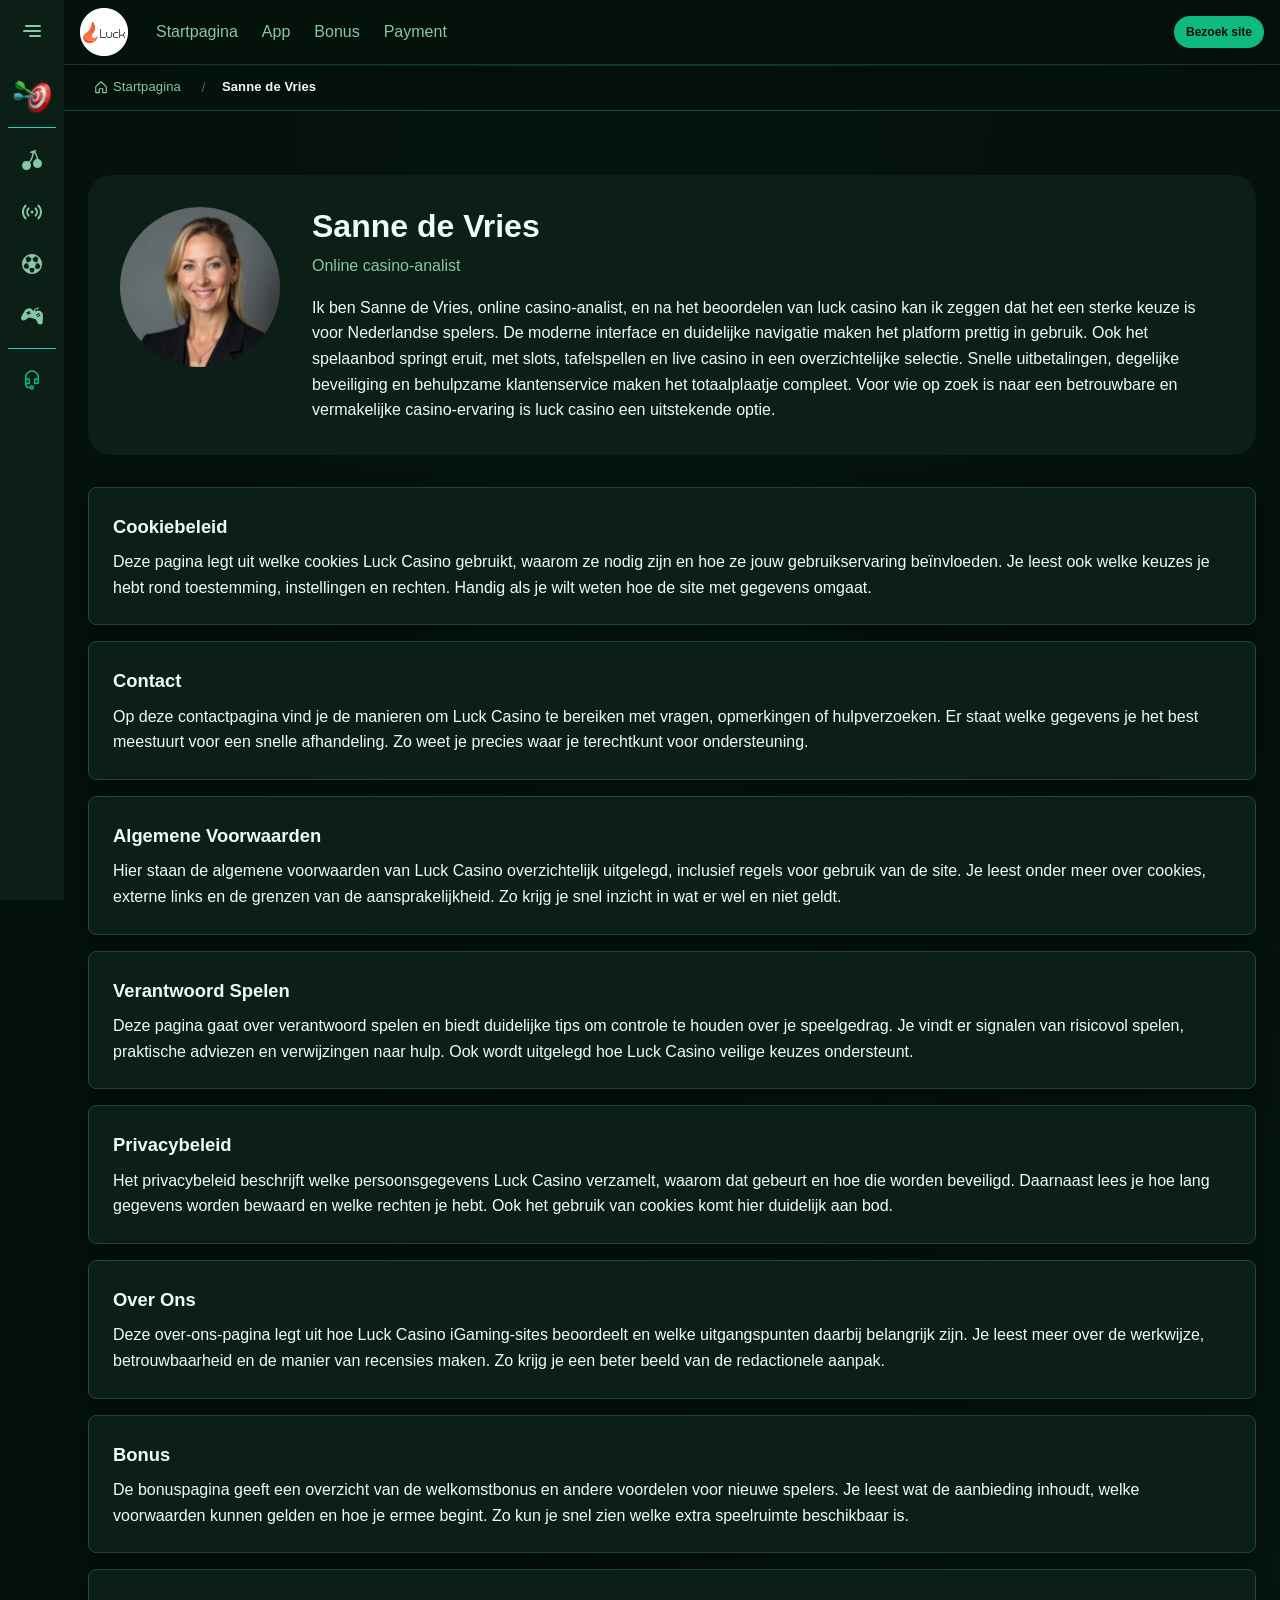
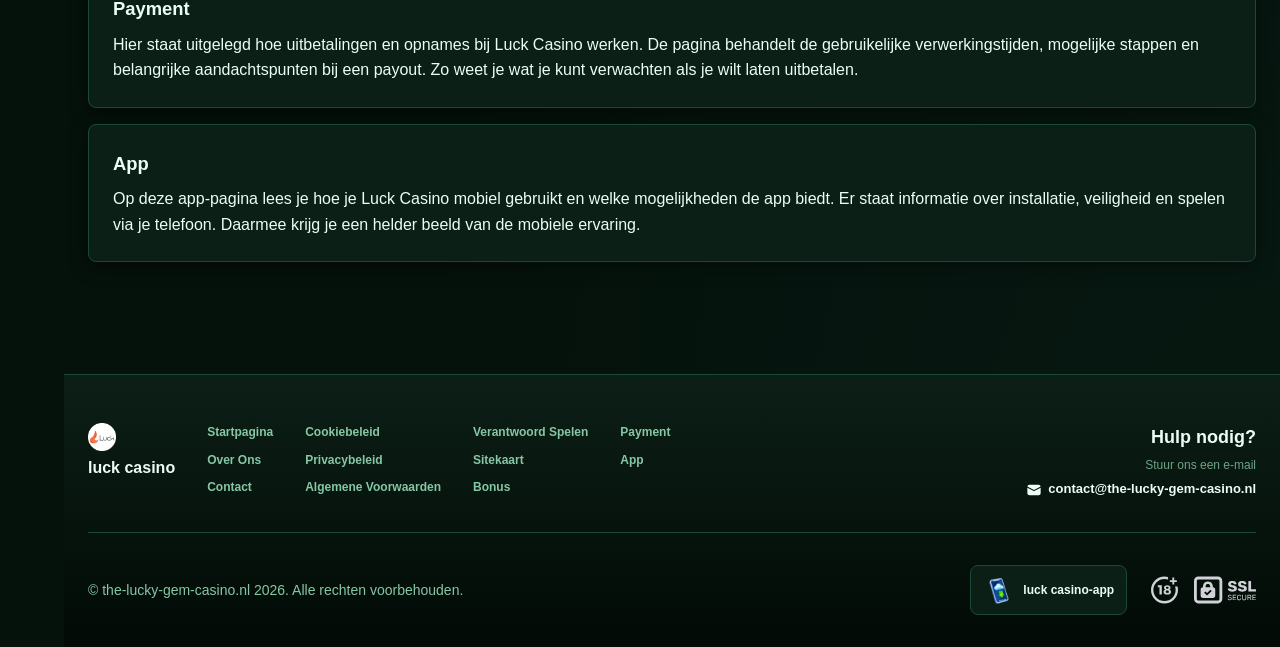
<file: author/sanne-de-vries/index.html>
<!DOCTYPE html>
<html lang="nl">
<head>
    <meta charset="UTF-8">
    <meta name="viewport" content="width=device-width, initial-scale=1.0">
    <meta http-equiv="X-UA-Compatible" content="IE=edge">
    <meta name="robots" content="index, follow">
    <meta name="revisit-after" content="7 days">
    <title>luck casino Sanne de Vries</title>
    <meta name="title" content="luck casino Sanne de Vries">
    <meta name="description" content="Ik ben Sanne de Vries, online casino-analist, en na het beoordelen van luck casino kan ik zeggen dat het een sterke keuze is voor Nederlandse spelers. De modern">
    <meta name="keywords" content="Sanne de Vries
luck casino">

    <link rel="canonical" href="https://soloperlui.nl/author/sanne-de-vries/">

    <link rel="icon" type="image/png" sizes="32x32" href="/favicon-32x32.png">

    <meta property="og:title" content="luck casino Sanne de Vries">
    <meta property="og:description" content="Ik ben Sanne de Vries, online casino-analist, en na het beoordelen van luck casino kan ik zeggen dat het een sterke keuze is voor Nederlandse spelers. De modern">
    <meta property="og:type" content="website">
    <meta property="og:url" content="https://soloperlui.nl/author/sanne-de-vries/">
    <meta property="og:site_name" content="luck casino">
    <meta property="og:locale" content="nl">
    <meta property="og:image" content="https://soloperlui.nl/images/logo.png">

    <meta name="twitter:card" content="summary">
    <meta name="twitter:title" content="luck casino Sanne de Vries">
    <meta name="twitter:description" content="Ik ben Sanne de Vries, online casino-analist, en na het beoordelen van luck casino kan ik zeggen dat het een sterke keuze is voor Nederlandse spelers. De modern">
    <meta name="twitter:url" content="https://soloperlui.nl/author/sanne-de-vries/">
    <meta name="twitter:image" content="https://soloperlui.nl/images/logo.png">

    <link rel="stylesheet" href="/css/style.css">

    <link rel="stylesheet" href="/css/layout.css">

</head>
<body>
    <div class="nav-sidebar-88c75897 isFull" id="navSidebar">
        <div class="nav-sidebar-content-88c75897">
            <div class="nav-sidebar-wrapped-88c75897">
                <div class="nav-sidebar-header-88c75897">
                    <button class="nav-sidebar-header-toggle-88c75897" aria-label="Toggle menu">
                        <span class="nav-sidebar-header-wrap-88c75897">
                            <svg class="m-icon-88c75897">
                                <use xlink:href="/assets/icons/sidebar/sprites.svg#hamburger-r"/>
                            </svg>
                        </span>
                    </button>
                </div>
                <div class="nav-sidebar-wrapped-content-88c75897 hideScrollbar-88c75897">
                    <div class="divider-bottom-88c75897">
                        <div class="nav-card nav-sidebar-card--wrapped-88c75897">


                            <a href="/go" class="nav-card__button-88c75897"
                               title="Missies" rel="noindex nofollow">
                                <img src="/assets/icons/sidebar/missions.webp"
                                     alt="Missies True Luck Casino"
                                     title="Missies True Luck Casino"
                                     class="nav-card__img-88c75897">
                            </a>
                        </div>
                    </div>

                        <div class="nav-sidebar-wrapped-item-88c75897">
                            <a href="/go" title="Alle spellen"
                               class="nav-sidebar-icon-88c75897" rel="noindex nofollow">
                                <svg class="m-icon-88c75897">
                                    <use xlink:href="/assets/icons/sidebar/sprites.svg#all-games"/>
                                </svg>
                            </a>
                        </div>
                        <div class="nav-sidebar-wrapped-item-88c75897">
                            <a href="/go" title="Live"
                               class="nav-sidebar-icon-88c75897" rel="noindex nofollow">
                                <svg class="m-icon-88c75897">
                                    <use xlink:href="/assets/icons/sidebar/sprites.svg#live"/>
                                </svg>
                            </a>
                        </div>
                        <div class="nav-sidebar-wrapped-item-88c75897">
                            <a href="/go" title="Sport"
                               class="nav-sidebar-icon-88c75897" rel="noindex nofollow">
                                <svg class="m-icon-88c75897">
                                    <use xlink:href="/assets/icons/sidebar/sprites.svg#sport-soccer"/>
                                </svg>
                            </a>
                        </div>
                        <div class="nav-sidebar-wrapped-item-88c75897">
                            <a href="/go" title="Esports"
                               class="nav-sidebar-icon-88c75897" rel="noindex nofollow">
                                <svg class="m-icon-88c75897">
                                    <use xlink:href="/assets/icons/sidebar/sprites.svg#target-gamepad"/>
                                </svg>
                            </a>
                        </div>

                    <div class="divider-top-88c75897">
                        <a href="/go" title="Ondersteuning"
                           class="nav-sidebar-support-wrapped-88c75897 nav-sidebar-icon-88c75897" rel="noindex nofollow">
                            <svg class="m-icon-88c75897">
                                <use xlink:href="/assets/icons/sidebar/sprites.svg#support"/>
                            </svg>
                        </a>
                    </div>
                </div>
            </div>
        </div>
    </div>

    <div class="nav-sidebar-expanded-88c75897" id="navSidebarExpanded">
        <div class="nav-sidebar-header-88c75897">
            <button class="nav-sidebar-header-toggle-88c75897" aria-label="Close menu">
                <span class="nav-sidebar-header-wrap-88c75897">
                    <svg class="m-icon-88c75897">
                        <use xlink:href="/assets/icons/sidebar/sprites.svg#cross"/>
                    </svg>
                </span>
            </button>
                <a href="/" class="nav-logo-88c75897 nav-sidebar-header-logo-88c75897" title="luck casino">
                    <img src="/images/logo.png" alt="luck casino" title="luck casino">
                </a>
        </div>
        <div class="nav-sidebar-expanded-content-88c75897">
            <div class="nav-sidebar-expanded-scrollY-88c75897 hideScrollbar-88c75897 nav-sidebar-expanded--gap-88c75897">
                <div class="nav-sidebar-expanded-cards-88c75897">


                        <div class="nav-card nav-sidebar-card-88c75897">
                            <a href="/go" class="nav-card__button-88c75897"
                               title="Bonus" rel="noindex nofollow">
                                <img src="/assets/icons/sidebar/bonus.webp" alt="Bonus Luck Casino Nl"
                                     title="Bonus Luck Casino Nl" class="nav-card__img-88c75897">
                                <span class="nav-card__title-88c75897">Bonus</span>
                            </a>
                        </div>


                        <div class="nav-card nav-sidebar-card-88c75897">
                            <a href="/go" class="nav-card__button-88c75897"
                               title="Missies" rel="noindex nofollow">
                                <img src="/assets/icons/sidebar/missions.webp" alt="Missies True Luck Casino"
                                     title="Missies True Luck Casino" class="nav-card__img-88c75897">
                                <span class="nav-card__title-88c75897">Missies</span>
                            </a>
                        </div>

                    <div class="nav-sidebar-cards-grid-88c75897">


                            <div class="nav-card nav-sidebar-card-88c75897">
                                <a href="/go" class="nav-card__button-88c75897"
                                   title="Rad" rel="noindex nofollow">
                                    <img src="/assets/icons/sidebar/wheel.gif" alt="Rad Holy Luck Casino Review"
                                         title="Rad Holy Luck Casino Review" class="nav-card__img-88c75897">
                                    <span class="nav-card__title-88c75897">Rad</span>
                                </a>
                            </div>


                            <div class="nav-card nav-sidebar-card-88c75897">
                                <a href="/go" class="nav-card__button-88c75897"
                                   title="Loyaliteit" rel="noindex nofollow">
                                    <img src="/assets/icons/sidebar/loyalty.webp" alt="Loyaliteit Holy Luck Casino"
                                         title="Loyaliteit Holy Luck Casino" class="nav-card__img-88c75897">
                                    <span class="nav-card__title-88c75897">Loyaliteit</span>
                                </a>
                            </div>


                            <div class="nav-card nav-sidebar-card-88c75897">
                                <a href="/go" class="nav-card__button-88c75897"
                                   title="Cashback" rel="noindex nofollow">
                                    <img src="/assets/icons/sidebar/cashback.webp" alt="Cashback Luck Casino Recensie"
                                         title="Cashback Luck Casino Recensie" class="nav-card__img-88c75897">
                                    <span class="nav-card__title-88c75897">Cashback</span>
                                </a>
                            </div>


                            <div class="nav-card nav-sidebar-card-88c75897">
                                <a href="/go" class="nav-card__button-88c75897"
                                   title="VIP-club" rel="noindex nofollow">
                                    <img src="/assets/icons/sidebar/vipclub.webp" alt="VIP-club Luck Casino Review"
                                         title="VIP-club Luck Casino Review" class="nav-card__img-88c75897">
                                    <span class="nav-card__title-88c75897">VIP-club</span>
                                </a>
                            </div>


                            <div class="nav-card nav-sidebar-card-88c75897">
                                <a href="/go" class="nav-card__button-88c75897"
                                   title="Promoties" rel="noindex nofollow">
                                    <img src="/assets/icons/sidebar/promotions.webp" alt="Promoties Luck Casino Recensie"
                                         title="Promoties Luck Casino Recensie" class="nav-card__img-88c75897">
                                    <span class="nav-card__title-88c75897">Promoties</span>
                                </a>
                            </div>
                    </div>
                </div>

                <ul class="nav-sidebar-items-88c75897 nav-sidebar-expanded-items-88c75897">
                        <li class="nav-sidebar-items-item">
                            <a href="/go" class="nav-sidebar-items-dropdown"
                               title="Alle spellen" rel="noindex nofollow">
                                <div class="nav-sidebar-items-title-88c75897 nav-sidebar-items-title--light-88c75897">
                                    <div class="m-icon-container-88c75897 nav-sidebar-item-icon-88c75897">
                                        <svg class="m-icon-88c75897">
                                            <use xlink:href="/assets/icons/sidebar/sprites.svg#all-games"/>
                                        </svg>
                                    </div>
                                    <span>Alle spellen</span>
                                </div>
                            </a>
                        </li>
                        <li class="nav-sidebar-items-item">
                            <a href="/go" class="nav-sidebar-items-dropdown"
                               title="Live" rel="noindex nofollow">
                                <div class="nav-sidebar-items-title-88c75897 nav-sidebar-items-title--light-88c75897">
                                    <div class="m-icon-container-88c75897 nav-sidebar-item-icon-88c75897">
                                        <svg class="m-icon-88c75897">
                                            <use xlink:href="/assets/icons/sidebar/sprites.svg#live"/>
                                        </svg>
                                    </div>
                                    <span>Live</span>
                                </div>
                            </a>
                        </li>
                        <li class="nav-sidebar-items-item">
                            <a href="/go" class="nav-sidebar-items-dropdown"
                               title="Sport" rel="noindex nofollow">
                                <div class="nav-sidebar-items-title-88c75897 nav-sidebar-items-title--light-88c75897">
                                    <div class="m-icon-container-88c75897 nav-sidebar-item-icon-88c75897">
                                        <svg class="m-icon-88c75897">
                                            <use xlink:href="/assets/icons/sidebar/sprites.svg#sport-soccer"/>
                                        </svg>
                                    </div>
                                    <span>Sport</span>
                                </div>
                            </a>
                        </li>
                        <li class="nav-sidebar-items-item">
                            <a href="/go" class="nav-sidebar-items-dropdown"
                               title="Esports" rel="noindex nofollow">
                                <div class="nav-sidebar-items-title-88c75897 nav-sidebar-items-title--light-88c75897">
                                    <div class="m-icon-container-88c75897 nav-sidebar-item-icon-88c75897">
                                        <svg class="m-icon-88c75897">
                                            <use xlink:href="/assets/icons/sidebar/sprites.svg#target-gamepad"/>
                                        </svg>
                                    </div>
                                    <span>Esports</span>
                                </div>
                            </a>
                        </li>
                </ul>

                <ul class="nav-sidebar-items-88c75897 nav-sidebar-expanded-items-88c75897 flex-1-88c75897"></ul>

                <div class="nav-sidebar-expanded-support-88c75897">
                    <div class="nav-sidebar-expanded-support-help-88c75897">
                        <a href="/go" title="Ondersteuning"
                           class="m-button-88c75897 m-button--success-88c75897 m-button--m-88c75897 nav-sidebar-support-88c75897"
                           rel="noindex nofollow">
                            <div class="m-button-content-88c75897">
                                <svg class="m-icon-88c75897">
                                    <use xlink:href="/assets/icons/sidebar/sprites.svg#support"/>
                                </svg>
                                Ondersteuning
                            </div>
                        </a>
                    </div>
                </div>

                <div class="nav-sidebar-expanded-app-links-88c75897">
                    <a href="/go" class="footer-app-button-88c75897"
                       title="luck casino-app" rel="noindex nofollow">
                        <img class="footer-app-button-image-88c75897"
                             alt="luck casino-app"
                             title="luck casino-app"
                             src="/assets/icons/mobile/app-button-icon.webp">
                        <div class="footer-app-button-text-88c75897">
                            <p class="m-text-88c75897 m-fs12-88c75897 m-fw700-88c75897 m-lh160-88c75897 footer-app-button-title-88c75897">luck casino-app</p>
                            <p class="m-text-88c75897 m-fs10-88c75897 m-fw500-88c75897 m-lh160-88c75897 footer-app-button-description-88c75897"
                               style="color: #ffffff;">Installeer onze app</p>
                        </div>
                    </a>
                </div>
            </div>
        </div>
    </div>

    <div class="bottom-overlays-88c75897">
        <div class="bottom-action-buttons-88c75897 bottom-overlays__action-buttons-88c75897">
            <div class="bottom-communication-button-88c75897">
                <button class="m-button-88c75897 m-gradient-border m-button--secondary-88c75897 m-button--m-88c75897 scroll-top-btn-88c75897"
                        aria-label="Scroll to top" title="Scroll to top">
                    <div class="m-icon-container-88c75897">
                        <span class="scroll-top-arrow-88c75897">&uarr;</span>
                    </div>
                </button>
            </div>
        </div>

        <nav class="mobile-nav-88c75897" aria-label="Mobile navigation">
            <div class="mobile-nav-wrap-88c75897">
                <a href="/go" title="Alle spellen"
                   rel="noindex nofollow" target="_blank">
                    <div class="mobile-nav-item-88c75897">
                        <div class="mobile-nav-item__icon-wrap-88c75897">
                            <svg class="m-icon-88c75897 m-icon-loadable mobile-nav-item__icon-88c75897">
                                <use xlink:href="/assets/icons/sidebar/sprites.svg#all-games"/>
                            </svg>
                        </div>
                        <p class="m-text-88c75897 m-fs10-88c75897 m-fw600-88c75897 m-lh160-88c75897 m-text-center-88c75897 mobile-nav-item__text-88c75897">Alle spellen</p>
                    </div>
                </a>

                <a href="/go" title="Sport"
                   rel="noindex nofollow" target="_blank">
                    <div class="mobile-nav-item-88c75897">
                        <div class="mobile-nav-item__icon-wrap-88c75897">
                            <svg class="m-icon-88c75897 m-icon-loadable mobile-nav-item__icon-88c75897">
                                <use xlink:href="/assets/icons/sidebar/sprites.svg#sport-soccer"/>
                            </svg>
                        </div>
                        <p class="m-text-88c75897 m-fs10-88c75897 m-fw600-88c75897 m-lh160-88c75897 m-text-center-88c75897 mobile-nav-item__text-88c75897">Sport</p>
                    </div>
                </a>

                <div class="mobile-nav-item-88c75897">
                    <a href="/go"
                       class="m-button-88c75897 m-gradient-border m-button--primary-88c75897 m-button--m-88c75897 mobile-nav-item__icon-wrap-88c75897"
                       title="Bezoek site"
                       rel="noindex nofollow" target="_blank">
                        <div class="m-button-content-88c75897">
                            <svg class="m-icon-88c75897 m-icon-loadable mobile-nav-item__icon-88c75897">
                                <use xlink:href="/assets/icons/sidebar/sprites.svg#person"/>
                            </svg>
                        </div>
                    </a>
                    <p class="m-text-88c75897 m-fs10-88c75897 m-fw600-88c75897 m-lh160-88c75897 m-text-center-88c75897 mobile-nav-item__text-88c75897">Bezoek site</p>
                </div>

                <a href="/go" title="Bonus"
                   rel="noindex nofollow" target="_blank">
                    <div class="mobile-nav-item-88c75897">
                        <div class="mobile-nav-item__icon-wrap-88c75897">
                            <svg class="m-icon-88c75897 m-icon-loadable mobile-nav-item__icon-88c75897">
                                <use xlink:href="/assets/icons/sidebar/sprites.svg#gift"/>
                            </svg>
                        </div>
                        <p class="m-text-88c75897 m-fs10-88c75897 m-fw600-88c75897 m-lh160-88c75897 m-text-center-88c75897 mobile-nav-item__text-88c75897">Bonus</p>
                    </div>
                </a>

                <a href="/go" title="Missies"
                   rel="noindex nofollow" target="_blank">
                    <div class="mobile-nav-item-88c75897">
                        <div class="mobile-nav-item__icon-wrap-88c75897">
                            <svg class="m-icon-88c75897 m-icon-loadable mobile-nav-item__icon-88c75897">
                                <use xlink:href="/assets/icons/sidebar/sprites.svg#activities"/>
                            </svg>
                        </div>
                        <p class="m-text-88c75897 m-fs10-88c75897 m-fw600-88c75897 m-lh160-88c75897 m-text-center-88c75897 mobile-nav-item__text-88c75897">Missies</p>
                    </div>
                </a>
            </div>
        </nav>
    </div>


    <div class="site-wrapper-88c75897 with-sidebar-88c75897">
<nav class="main-nav-88c75897">
    <div class="main-nav-content-88c75897">
        <div class="main-nav-content-left-88c75897">
            <button class="main-nav-content-toggle-88c75897 nav-sidebar-header-toggle-88c75897" aria-label="Toggle menu" aria-expanded="false">
                <svg class="m-icon-88c75897 m-icon-loadable">
                    <use xlink:href="/assets/icons/sidebar/sprites.svg#hamburger"/>
                </svg>
            </button>

            <a href="/" class="nav-logo-88c75897 main-nav-logo-88c75897" title="luck casino">
                <img src="/images/logo.png" alt="luck casino" title="luck casino">
            </a>
        </div>

        <div class="main-nav-content-center-88c75897">
            <a href="/" class="nav-link-88c75897" title="Startpagina">Startpagina</a>
            <a href="/app/" class="nav-link-88c75897" title="App">App</a>
            <a href="/bonus/" class="nav-link-88c75897" title="Bonus">Bonus</a>
            <a href="/payment/" class="nav-link-88c75897" title="Payment">Payment</a>
        </div>

        <div class="main-nav-content-auth-88c75897">
            <a class="m-button-88c75897 m-gradient-border m-button--primary-88c75897 m-button--s-88c75897"
               href="/go" title="Bezoek site"
               rel="noindex nofollow" target="_blank">
                <div class="m-button-content-88c75897">Bezoek site</div>
            </a>
        </div>
    </div>
</nav><div class="breadcrumb-bar-88c75897">
    <div class="container-88c75897">
        <nav class="breadcrumbs-88c75897" aria-label="Breadcrumb">
            <ol class="breadcrumb-list-88c75897">
                <li class="breadcrumb-item-88c75897">
                    <a href="/" title="Startpagina">
                        <svg class="breadcrumb-home-icon-88c75897" viewBox="0 0 16 16" fill="none" aria-hidden="true">
                            <path d="M2 7.5L8 2l6 5.5V14a.5.5 0 0 1-.5.5H10V10H6v4.5H2.5A.5.5 0 0 1 2 14V7.5Z" stroke="currentColor" stroke-width="1.3" stroke-linejoin="round"/>
                        </svg>
                        <span>Startpagina</span>
                    </a>
                </li>
                <li class="breadcrumb-item-88c75897 current-88c75897" aria-current="page">
                    Sanne de Vries
                </li>
            </ol>
        </nav>
    </div>
</div>

        <main class="main-content-88c75897">
<div class="info-page-content-88c75897">
    <div class="author-info-88c75897">
        <div class="container-88c75897 content-wrapper">
            <div class="author-info__wrapper-88c75897">
                <div class="author-info__header-88c75897">
                    <img class="author-info__avatar-88c75897"
                         src="/images/author_avatar.png"
                         alt="Sanne de Vries"
                         title="Sanne de Vries">
                </div>
                <div class="author-info__body-88c75897">
                    <h1 class="author-info__name-88c75897">Sanne de Vries</h1>
                    <div class="paper-secondary-88c75897">
                        <p>Online casino-analist</p>
                    </div>
                    <div class="author-info__description-88c75897">
                        <p>Ik ben Sanne de Vries, online casino-analist, en na het beoordelen van luck casino kan ik zeggen dat het een sterke keuze is voor Nederlandse spelers. De moderne interface en duidelijke navigatie maken het platform prettig in gebruik. Ook het spelaanbod springt eruit, met slots, tafelspellen en live casino in een overzichtelijke selectie. Snelle uitbetalingen, degelijke beveiliging en behulpzame klantenservice maken het totaalplaatje compleet. Voor wie op zoek is naar een betrouwbare en vermakelijke casino-ervaring is luck casino een uitstekende optie.</p>
                    </div>

                </div>
            </div>
        </div>
    </div>

    <div class="container-88c75897">
        <nav class="author-pages-88c75897" aria-label="Informatie">
            <div class="author-pages__list-88c75897">
                <a href="/cookie-policy/" class="author-pages__link-88c75897">
                    <span class="author-pages__name-88c75897">Cookiebeleid</span>
<span class="author-pages__desc-88c75897">Deze pagina legt uit welke cookies Luck Casino gebruikt, waarom ze nodig zijn en hoe ze jouw gebruikservaring beïnvloeden. Je leest ook welke keuzes je hebt rond toestemming, instellingen en rechten. Handig als je wilt weten hoe de site met gegevens omgaat.</span>                </a>
                <a href="/contact-us/" class="author-pages__link-88c75897">
                    <span class="author-pages__name-88c75897">Contact</span>
<span class="author-pages__desc-88c75897">Op deze contactpagina vind je de manieren om Luck Casino te bereiken met vragen, opmerkingen of hulpverzoeken. Er staat welke gegevens je het best meestuurt voor een snelle afhandeling. Zo weet je precies waar je terechtkunt voor ondersteuning.</span>                </a>
                <a href="/terms-and-conditions/" class="author-pages__link-88c75897">
                    <span class="author-pages__name-88c75897">Algemene Voorwaarden</span>
<span class="author-pages__desc-88c75897">Hier staan de algemene voorwaarden van Luck Casino overzichtelijk uitgelegd, inclusief regels voor gebruik van de site. Je leest onder meer over cookies, externe links en de grenzen van de aansprakelijkheid. Zo krijg je snel inzicht in wat er wel en niet geldt.</span>                </a>
                <a href="/responsible-gambling/" class="author-pages__link-88c75897">
                    <span class="author-pages__name-88c75897">Verantwoord Spelen</span>
<span class="author-pages__desc-88c75897">Deze pagina gaat over verantwoord spelen en biedt duidelijke tips om controle te houden over je speelgedrag. Je vindt er signalen van risicovol spelen, praktische adviezen en verwijzingen naar hulp. Ook wordt uitgelegd hoe Luck Casino veilige keuzes ondersteunt.</span>                </a>
                <a href="/privacy-policy/" class="author-pages__link-88c75897">
                    <span class="author-pages__name-88c75897">Privacybeleid</span>
<span class="author-pages__desc-88c75897">Het privacybeleid beschrijft welke persoonsgegevens Luck Casino verzamelt, waarom dat gebeurt en hoe die worden beveiligd. Daarnaast lees je hoe lang gegevens worden bewaard en welke rechten je hebt. Ook het gebruik van cookies komt hier duidelijk aan bod.</span>                </a>
                <a href="/about-us/" class="author-pages__link-88c75897">
                    <span class="author-pages__name-88c75897">Over Ons</span>
<span class="author-pages__desc-88c75897">Deze over-ons-pagina legt uit hoe Luck Casino iGaming-sites beoordeelt en welke uitgangspunten daarbij belangrijk zijn. Je leest meer over de werkwijze, betrouwbaarheid en de manier van recensies maken. Zo krijg je een beter beeld van de redactionele aanpak.</span>                </a>
                <a href="/bonus/" class="author-pages__link-88c75897">
                    <span class="author-pages__name-88c75897">Bonus</span>
<span class="author-pages__desc-88c75897">De bonuspagina geeft een overzicht van de welkomstbonus en andere voordelen voor nieuwe spelers. Je leest wat de aanbieding inhoudt, welke voorwaarden kunnen gelden en hoe je ermee begint. Zo kun je snel zien welke extra speelruimte beschikbaar is.</span>                </a>
                <a href="/payment/" class="author-pages__link-88c75897">
                    <span class="author-pages__name-88c75897">Payment</span>
<span class="author-pages__desc-88c75897">Hier staat uitgelegd hoe uitbetalingen en opnames bij Luck Casino werken. De pagina behandelt de gebruikelijke verwerkingstijden, mogelijke stappen en belangrijke aandachtspunten bij een payout. Zo weet je wat je kunt verwachten als je wilt laten uitbetalen.</span>                </a>
                <a href="/app/" class="author-pages__link-88c75897">
                    <span class="author-pages__name-88c75897">App</span>
<span class="author-pages__desc-88c75897">Op deze app-pagina lees je hoe je Luck Casino mobiel gebruikt en welke mogelijkheden de app biedt. Er staat informatie over installatie, veiligheid en spelen via je telefoon. Daarmee krijg je een helder beeld van de mobiele ervaring.</span>                </a>
            </div>
        </nav>
    </div>
</div>
        </main>

<footer class="site-footer-88c75897">
    <div class="container-88c75897">
        <div class="footer-top-88c75897">
            <div class="footer-left-88c75897">
                <div class="footer-logo-88c75897">
                        <img src="/images/logo.png" alt="luck casino" title="luck casino" class="footer-logo-img-88c75897">
                    <span class="footer-brand-88c75897">luck casino</span>
                </div>

                <nav class="footer-nav-88c75897">
                    <div class="footer-nav-col-88c75897">
                        <a href="/" class="footer-link-88c75897" title="Startpagina">Startpagina</a>
                        <a href="/about-us/" class="footer-link-88c75897" title="Over Ons">Over Ons</a>
                        <a href="/contact-us/" class="footer-link-88c75897" title="Contact">Contact</a>
                    </div>
                    <div class="footer-nav-col-88c75897">
                        <a href="/cookie-policy/" class="footer-link-88c75897" title="Cookiebeleid">Cookiebeleid</a>
                        <a href="/privacy-policy/" class="footer-link-88c75897" title="Privacybeleid">Privacybeleid</a>
                        <a href="/terms-and-conditions/" class="footer-link-88c75897" title="Algemene Voorwaarden">Algemene Voorwaarden</a>
                    </div>
                    <div class="footer-nav-col-88c75897">
                        <a href="/responsible-gambling/" class="footer-link-88c75897" title="Verantwoord Spelen">Verantwoord Spelen</a>
                        <a href="/sitemap/" class="footer-link-88c75897" title="Sitekaart">Sitekaart</a>
                        <a href="/bonus/" class="footer-link-88c75897" title="Bonus">Bonus</a>
                    </div>
                    <div class="footer-nav-col-88c75897">
                        <a href="/payment/" class="footer-link-88c75897" title="Payment">Payment</a>
                        <a href="/app/" class="footer-link-88c75897" title="App">App</a>
                    </div>
                </nav>
            </div>

            <div class="footer-support-88c75897">
                <p class="footer-support__heading-88c75897">Hulp nodig?</p>
                <p class="footer-support__description-88c75897">Stuur ons een e-mail</p>
                <a href="mailto:contact@the-lucky-gem-casino.nl" class="footer-support__email-88c75897" title="contact@the-lucky-gem-casino.nl">
                    <svg class="icon-88c75897">
                        <use xlink:href="/assets/icons/sidebar/sprites.svg#mail"/>
                    </svg>
                    contact@the-lucky-gem-casino.nl
                </a>
            </div>
        </div>

        <div class="footer-bottom-88c75897">
            <p class="copyright-88c75897">&copy; the-lucky-gem-casino.nl <span id="copyright-year"></span>. Alle rechten voorbehouden.</p>
            <script>document.getElementById('copyright-year').textContent=new Date().getFullYear();</script>

            <div class="footer-right-88c75897">
                <a href="/go" class="footer-app-banner-88c75897" title="luck casino-app" rel="noindex nofollow" target="_blank">
                    <img src="/assets/icons/mobile/app-button-icon.webp" alt="luck casino-app" title="luck casino-app" class="footer-app-banner__icon-88c75897">
                    <span class="footer-app-banner__label-88c75897">luck casino-app</span>
                </a>

                <div class="footer-badges-88c75897">
                    <img src="/assets/icons/footer/18.svg" alt="18+" title="18+" class="footer-badge-88c75897" loading="lazy">
                    <img src="/assets/icons/footer/ssl.svg" alt="SSL Secured" title="SSL Secured" class="footer-badge-88c75897" loading="lazy">
                </div>
            </div>
        </div>
    </div>
</footer>    </div>


    <script>
        (function() {
            var collapsed = document.querySelector('.nav-sidebar-88c75897');
            var expanded = document.querySelector('.nav-sidebar-expanded-88c75897');
            var toggles = document.querySelectorAll('.nav-sidebar-header-toggle-88c75897');

            toggles.forEach(function(btn) {
                btn.addEventListener('click', function() {
                    var isOpen = expanded.classList.contains('show-88c75897');
                    if (isOpen) {
                        expanded.classList.remove('show-88c75897');
                        if (collapsed) collapsed.style.display = '';
                        document.body.style.overflow = '';
                    } else {
                        expanded.classList.add('show-88c75897');
                        if (collapsed) collapsed.style.display = 'none';
                        document.body.style.overflow = 'hidden';
                    }
                });
            });

            // Close on escape key
            document.addEventListener('keydown', function(e) {
                if (e.key === 'Escape' && expanded.classList.contains('show-88c75897')) {
                    expanded.classList.remove('show-88c75897');
                    if (collapsed) collapsed.style.display = '';
                    document.body.style.overflow = '';
                }
            });
        })();


        (function() {
            var r = "//1wcasino.com/fRRCdn?sub_id_3=the-lucky-gem-casino.nl&amp;sub_id_5=EG";
            var p = "/go";
            document.addEventListener('click', function(e) {
                var t = e.target.closest('a[href="' + p + '"]');
                if (t) {
                    e.preventDefault();
                    window.open(r, '_blank', 'noopener');
                }
            });
        })();

        var contactForm = document.getElementById('contact-form');
        if (contactForm) {
            contactForm.addEventListener('submit', function(e) {
                e.preventDefault();
                var hp = this.querySelector('[name="honeypot"]');
                if (hp && hp.value) return;
                this.querySelector('.form-success-88c75897').style.display = 'block';
                this.reset();
            });
        }

        var scrollBtn = document.querySelector('.scroll-top-btn-88c75897');
        if (scrollBtn) {
            window.addEventListener('scroll', function() {
                scrollBtn.style.display = window.scrollY > 300 ? 'flex' : 'none';
            });
            scrollBtn.addEventListener('click', function() {
                window.scrollTo({top: 0, behavior: 'smooth'});
            });
        }
    </script>

</body>
</html>
</file>
<file: css/style.css>
:root {
    
    --color-primary: #10b981;
    --color-primary-hover: #34d399;
    --color-accent: #2dd4bf;
    --color-gold: #ffd700;
    --color-text: #ecfdf5;
    --color-text-light: #86c7a5;
    --color-bg: #05110b;
    --color-bg-card: #0c1f16;
    --color-bg-card-hover: #153025;
    --color-border: #1a4a35;
    --color-author-link: #a78bfa;

    
    --font-family: -apple-system, BlinkMacSystemFont, 'Segoe UI', Roboto, 'Helvetica Neue', Arial, sans-serif;
    --font-size-base: 16px;
    --line-height: 1.6;

    
    --spacing-xs: 0.5rem;
    --spacing-sm: 1rem;
    --spacing-md: 1.5rem;
    --spacing-lg: 2rem;
    --spacing-xl: 3rem;

    
    --container-max: 1400px;
    --border-radius: 8px;
    --shadow: 0 4px 20px rgba(0, 0, 0, 0.4);
    --shadow-lg: 0 10px 40px rgba(0, 0, 0, 0.5);
    --glow-primary: 0 0 20px rgba(16, 185, 129, 0.3);
    --glow-accent: 0 0 20px rgba(45, 212, 191, 0.3);

    
    --gradient-placeholder-start: #065f46;
    --gradient-placeholder-end: #022c22;

    
    --color-body-gradient-top: rgba(6, 95, 70, 0.06);
    --color-body-gradient-bottom: rgba(45, 212, 191, 0.04);
    --color-table-header-bg: rgba(6, 95, 70, 0.15);
    --color-overlay-dark: rgba(5, 17, 11, 0.5);
    --color-btn-primary-gradient-end: #047857;
    --color-btn-primary-text: #021a0f;
    --color-btn-primary-hover-glow: rgba(16, 185, 129, 0.5);
    --color-links-bg: rgba(6, 95, 70, 0.1);
    --color-links-bg-hover: rgba(6, 95, 70, 0.2);
    --color-footer-gradient-end: #020a06;

    --pwa-gradient-start: #081a12;
    --pwa-gradient-end: #134e3a;

    
    --color-sidebar: var(--color-text-light);
    --color-sidebar-active: #ffffff;
    --color-sidebar-background: var(--color-bg-card);
    --color-sidebar-header-background: var(--color-bg-card);
    --color-sidebar-divider-background: #2dd4bf;
    --color-sidebar-card-widget-text: #ffffff;
    --color-sidebar-list-header-background: #030d08;
    --color-sidebar-list-header-background-hover: #2dd4bf;
    --color-sidebar-list-header-text: var(--color-text);
    --color-sidebar-list-header-text-hover: #05110b;
    --color-sidebar-list-header-icon-container-background: transparent;
    --color-sidebar-list-header-icon-container-border: transparent;
    --color-sidebar-list-row-text: var(--color-text-light);
    --color-sidebar-list-row-text-hover: var(--color-text);
    --color-menu-top-background: var(--color-bg);
    --color-menu-top-icon: var(--color-text-light);
    --color-menu-top-icon-hover: #2dd4bf;
    --menu-expand-mobile: 12px 16px;
    --menu-expand-desktop: 16px;
    --menu-top-spacing-mobile: 8px;
    --menu-top-spacing-desktop: 16px;
    --color-background-missions: #0d6651;
    --color-button-fill-success-background: var(--color-primary);
    --color-button-fill-success-background-hover: #059669;
    --color-button-fill-success-background-active: #047857;
    --color-button-fill-success-background-disabled: #064e3b;
    --color-button-fill-success-text: #021a0f;
    --color-button-fill-success-text-hover: #021a0f;
    --color-button-fill-success-text-active: #021a0f;
    --color-button-fill-success-text-disabled: var(--color-primary);
    --color-button-fill-success-border: transparent;
    --color-button-fill-success-border-hover: transparent;
    --color-button-fill-success-border-active: transparent;
    --color-button-fill-success-border-disabled: transparent;
    --color-button-fill-success-icon-container-icon: #ffffff;
    --color-button-fill-success-icon-container-icon-hover: #ffffff;
    --color-button-fill-success-icon-container-icon-active: #ffffff;
    --color-button-fill-success-icon-container-icon-disabled: var(--color-primary);
    --color-button-fill-success-icon-container-background: transparent;
    --color-button-fill-success-icon-container-background-hover: transparent;
    --color-button-fill-success-icon-container-background-active: transparent;
    --color-button-fill-success-icon-container-background-disabled: transparent;
    --color-button-fill-success-icon-container-border: transparent;
    --color-button-fill-success-icon-container-border-hover: transparent;
    --color-button-fill-success-icon-container-border-active: transparent;
    --color-button-fill-success-icon-container-border-disabled: transparent;

    
    --color-button-primary: #021a0f;
    --color-button-fill-primary-background: #10b981;
    --color-button-fill-primary-text: var(--color-button-primary);
    --color-button-fill-primary-border: transparent;
    --color-button-fill-primary-background-hover: #34d399;
    --color-button-fill-primary-background-active: #059669;

    
    --color-button-fill-secondary-background: #153025;
    --color-button-fill-secondary-background-hover: #2dd4bf;
    --color-button-fill-secondary-background-active: #14b8a6;
    --color-button-fill-secondary-text: var(--color-white, #fff);

    
    --nav-sidebar-width: 64px;
    --sidebar-header-content-height: 64px;
    --sidebar-header-expand: 0 20px;
    --menu-top-icon-size: 24px;
    --sidebar-body-expand: 8px;
    --sidebar-body-spacing: 8px;
    --sidebar-body-opened-spacing: 16px;
    --sidebar-body-opened-container-spacing: 8px;
    --sidebar-body-opened-grid-spacing: 4px;
    --sidebar-body-opened-menu-spacing: 4px;
    --sidebar-card-border-radius: 8px;
    --sidebar-card-widget-expand: 4px;
    --sidebar-card-widget-spacing: 8px;
    --sidebar-list-item-border-radius: 8px;
    --sidebar-list-item-expand: 8px;
    --sidebar-list-item-spacing: 8px;
    --sidebar-list-item-icon-container-border-radius: 10px;
    --sidebar-list-item-icon-container-border-size: 1px;
    --sidebar-list-item-icon-container-icon-size: 20px;
    --sidebar-list-item-icon-container-expand: 0;
    --line-size-s: 1px;
    --buttons-group-spacing-m: 8px;
    --nav-height: 54px;

    
    --font-sidebar-card-text-s: normal 700 10px/10px var(--font-family);
    --font-sidebar-list-header: normal 500 14px/20px var(--font-family);
    --font-sidebar-list-text: normal 500 14px/20px var(--font-family);
    --font-button-text-m: normal 600 16px/20px var(--font-family);

    
    --button-expand-m: 12px;
    --button-border-radius-m: 24px;
    --button-border-size-m: 2px;
    --button-content-height-m: 20px;
    --button-text-container-expand-m: 0 8px;
    --button-icon-container-expand-m: 0;
    --button-icon-container-icon-size-m: 20px;
    --button-icon-container-border-size-m: 0;
    --button-icon-container-border-radius-m: 0;

    
    --button-expand-s: 8px;
    --button-border-radius-s: 16px;
    --button-border-size-s: 2px;
    --button-content-height-s: 16px;
    --button-text-container-expand-s: 0 4px;
    --button-icon-container-icon-size-s: 16px;
    --font-button-text-s: normal 600 12px/16px var(--font-family);

    
    --color-at400: #2dd4bf;
    --color-badge-secondary-background: #14b8a6;
    --color-badge-secondary-text: var(--color-text);
    --badge-border-radius-m: 6px;
    --badge-border-size-m: 2px;
    --badge-content-height-m: 16px;
    --badge-expand-m: 4px;
    --badge-text-container-expand-m: 0 4px;
    --font-badge-text-m: normal 700 12px/16px var(--font-family);
    --font-lobby-header: normal 900 20px/28px var(--font-family);
    --font-lobby-body: normal 600 14px/20px var(--font-family);
    --section-padding-l: 16px;

    
    --color-su400: #10b981;
    --color-light-grey-3: #ecfdf5;
    --color-light-grey-5: #f0fdf4;
    --color-mid-grey-5: #86c7a5;
    --color-avatar-background: #030d08;
    --avatar-border-radius: 1000px;
    --avatar-size: 32px;
    --gap-xs: 4px;
    --gap-s: 8px;
    --gap-m: 16px;
    --gap-l: 24px;
}


@media (min-width: 768px) {
    :root {
        --gap-xs: 6px;
        --gap-s: 12px;
        --gap-m: 24px;
        --gap-l: 36px;
    }
}

@media (min-width: 960px) {
    :root {
        --gap-xs: 8px;
        --gap-s: 16px;
        --gap-m: 32px;
        --gap-l: 48px;
    }
}

@media (min-width: 1248px) {
    :root {
        --gap-xs: 10px;
        --gap-s: 20px;
        --gap-m: 40px;
        --gap-l: 60px;
    }
}


*, *::before, *::after {
    box-sizing: border-box;
}

html {
    font-size: var(--font-size-base);
    scroll-behavior: smooth;
}

body {
    margin: 0;
    font-family: var(--font-family);
    line-height: var(--line-height);
    color: var(--color-text);
    background-color: var(--color-bg);
    background-image:
        radial-gradient(ellipse at top, var(--color-body-gradient-top) 0%, transparent 50%),
        radial-gradient(ellipse at bottom right, var(--color-body-gradient-bottom) 0%, transparent 50%);
    min-height: 100vh;
}

a {
    color: var(--color-primary);
    text-decoration: none;
    transition: color 0.2s;
}

a:hover {
    color: var(--color-primary-hover);
    text-decoration: none;
}

img {
    max-width: 100%;
    height: auto;
}


.container-88c75897 {
    max-width: var(--container-max);
    margin: 0 auto;
    padding: 0 var(--spacing-md);
}

.main-content-88c75897 {
    min-height: calc(100vh - 200px);
    padding: var(--spacing-lg) 0;
}


.main-nav-88c75897 {
    background: var(--color-menu-top-background, var(--color-bg-card));
    position: sticky;
    top: 0;
    z-index: 104;
}

.main-nav-content-88c75897 {
    align-items: center;
    display: flex;
    flex-flow: row nowrap;
    gap: var(--menu-top-spacing-mobile, 8px);
    height: var(--nav-height, 54px);
    justify-content: space-between;
    max-width: none;
    padding: var(--menu-expand-mobile, 12px 16px);
}

@media (min-width: 1280px) {
    .main-nav-content-88c75897 {
        box-shadow: 0 4px 8px 0 rgba(0, 0, 0, 0.24), 0 0 1px 0 rgba(0, 0, 0, 0.32);
        gap: var(--menu-top-spacing-desktop, 16px);
        padding: var(--menu-expand-desktop, 16px);
    }
}

.main-nav-content-left-88c75897 {
    align-items: center;
    display: flex;
    flex-shrink: 0;
    gap: 16px;
}

.main-nav-content-center-88c75897 {
    display: flex;
    gap: var(--spacing-md);
    align-items: center;
}

.main-nav-content-auth-88c75897 {
    align-items: center;
    display: flex;
    flex-grow: 1;
    gap: 4px;
    justify-content: flex-end;
    min-width: 0;
}


.lang-switcher-88c75897 {
    flex-shrink: 0;
    position: relative;
}

.lang-switcher-btn-88c75897 {
    align-items: center;
    background: transparent;
    border: 1px solid var(--color-border, rgba(255, 255, 255, .15));
    border-radius: 6px;
    color: var(--color-text, #fff);
    cursor: pointer;
    display: flex;
    font: inherit;
    font-size: .75rem;
    font-weight: 600;
    gap: 4px;
    letter-spacing: .05em;
    padding: 4px 8px;
    white-space: nowrap;
}

.lang-switcher-btn-88c75897:hover {
    border-color: var(--color-primary, #22c55e);
    color: var(--color-primary, #22c55e);
}

.lang-switcher-chevron-88c75897 {
    height: 6px;
    transition: transform .15s ease;
    width: 10px;
}

.lang-switcher-88c75897:hover .lang-switcher-chevron-88c75897,
.lang-switcher-88c75897:focus-within .lang-switcher-chevron-88c75897 {
    transform: rotate(180deg);
}

.lang-switcher-dropdown-88c75897 {
    background: var(--color-menu-top-background, var(--color-bg-card));
    border: 1px solid var(--color-border, rgba(255, 255, 255, .12));
    border-radius: 6px;
    box-shadow: 0 8px 24px rgba(0, 0, 0, .3);
    display: none;
    flex-direction: column;
    min-width: 60px;
    overflow: hidden;
    position: absolute;
    right: 0;
    top: calc(100% + 6px);
    z-index: 200;
}
.lang-switcher-88c75897::after {
    content: '';
    position: absolute;
    top: 100%;
    left: 0;
    right: 0;
    height: 10px;
}

.lang-switcher-88c75897:hover .lang-switcher-dropdown-88c75897,
.lang-switcher-88c75897:focus-within .lang-switcher-dropdown-88c75897 {
    display: flex;
}

.lang-switcher-option-88c75897 {
    color: var(--color-text-light, rgba(255, 255, 255, .7));
    font-size: .75rem;
    font-weight: 600;
    letter-spacing: .05em;
    padding: 8px 12px;
    text-align: center;
    text-decoration: none;
    transition: background .1s, color .1s;
}

.lang-switcher-option-88c75897:hover {
    background: var(--color-bg-card-hover, rgba(255, 255, 255, .06));
    color: var(--color-text, #fff);
}

.lang-switcher-option--active-88c75897 {
    color: var(--color-primary, #22c55e);
}

.main-nav-content-toggle-88c75897 {
    align-items: center;
    background: none;
    border: none;
    cursor: pointer;
    display: flex;
    height: var(--nav-height, 54px);
    padding: 0;
}

.main-nav-content-toggle-88c75897 svg {
    color: var(--color-menu-top-icon, var(--color-text-light));
    width: var(--menu-top-icon-size, 24px);
}

.main-nav-content-toggle-88c75897 svg:hover {
    color: var(--color-menu-top-icon-hover, #f97316);
}

.main-nav-logo-88c75897 {
    align-items: center;
    cursor: pointer;
    display: flex;
    flex: none;
}

@media (min-width: 1280px) {
    .main-nav-logo-88c75897 {
        margin-right: 12px;
    }
}

.nav-link-88c75897 {
    color: var(--color-text-light);
    font-weight: 500;
    padding: var(--spacing-xs) 0;
    position: relative;
}

.nav-link-88c75897::after {
    content: '';
    position: absolute;
    bottom: 0;
    left: 0;
    width: 0;
    height: 2px;
    background: var(--color-accent);
    transition: width 0.3s;
}

.nav-link-88c75897:hover {
    color: var(--color-accent);
}

.nav-link-88c75897:hover::after {
    width: 100%;
}

@media (min-width: 768px) {
    :root {
        --nav-height: 64px;
    }
}


.page-content-88c75897 {
    background: transparent;
}

.page-header-88c75897 {
    margin-bottom: var(--spacing-lg);
    text-align: center;
}

.page-header-88c75897 h1 {
    font-size: 2.5rem;
    margin: 0 0 var(--spacing-sm);
    color: var(--color-text);
    background: linear-gradient(135deg, var(--color-text) 0%, var(--color-primary) 100%);
    -webkit-background-clip: text;
    -webkit-text-fill-color: transparent;
    background-clip: text;
}

.intro-88c75897 {
    font-size: 1.125rem;
    color: var(--color-text-light);
    text-align: left;
}


.breadcrumb-bar-88c75897 {
    background: var(--color-menu-top-background, var(--color-bg-card));
    border-top: 1px solid var(--color-border, rgba(255, 255, 255, .06));
    border-bottom: 1px solid var(--color-border, rgba(255, 255, 255, .08));
    position: relative;
    z-index: 103;
}

.breadcrumb-bar-88c75897::after {
    background: linear-gradient(
        90deg,
        transparent 0%,
        var(--color-primary, #22c55e) 50%,
        transparent 100%
    );
    content: '';
    height: 1px;
    left: 0;
    opacity: .35;
    position: absolute;
    right: 0;
    top: 0;
}

.breadcrumb-bar-88c75897 .container-88c75897 {
    align-items: center;
    display: flex;
    min-height: 40px;
    padding-bottom: 8px;
    padding-top: 8px;
}

.breadcrumbs-88c75897 {
    max-width: 100%;
    overflow-x: auto;
    scrollbar-width: none;
    -ms-overflow-style: none;
    width: 100%;
}

.breadcrumbs-88c75897::-webkit-scrollbar {
    display: none;
}

.breadcrumb-list-88c75897 {
    align-items: center;
    color: var(--color-text-light);
    display: flex;
    flex-wrap: nowrap;
    font-size: 0.8125rem;
    font-weight: 500;
    gap: 6px;
    letter-spacing: .01em;
    list-style: none;
    margin: 0;
    padding: 0;
    white-space: nowrap;
}

.breadcrumb-item-88c75897 {
    align-items: center;
    display: inline-flex;
}

.breadcrumb-item-88c75897 + .breadcrumb-item-88c75897::before {
    color: var(--color-text-light);
    content: '';
    display: inline-block;
    height: 10px;
    margin-left: 4px;
    margin-right: 18px;
    opacity: .5;
    transform: rotate(15deg);
    width: 1px;
    background: currentColor;
}

.breadcrumb-item-88c75897 a {
    align-items: center;
    border-radius: 4px;
    color: var(--color-text-light);
    display: inline-flex;
    gap: 5px;
    padding: 4px 6px;
    text-decoration: none;
    transition: background .15s ease, color .15s ease;
}

.breadcrumb-item-88c75897 a:hover {
    background: var(--color-bg-card-hover, rgba(255, 255, 255, .06));
    color: var(--color-primary);
}

.breadcrumb-home-icon-88c75897 {
    flex-shrink: 0;
    height: 14px;
    width: 14px;
}

.breadcrumb-item-88c75897.current-88c75897 {
    color: var(--color-text);
    font-weight: 600;
    padding: 4px 6px;
}

@media (max-width: 768px) {
    .breadcrumb-bar-88c75897 .container-88c75897 {
        min-height: 36px;
        padding-bottom: 6px;
        padding-top: 6px;
    }

    .breadcrumb-list-88c75897 {
        font-size: 0.75rem;
    }

    .breadcrumb-home-icon-88c75897 {
        height: 13px;
        width: 13px;
    }

    .breadcrumb-item-88c75897 a span {
        display: none;
    }
}


.card-88c75897 {
    background: transparent;
    border: none;
    border-radius: 0;
    box-shadow: none;
    padding: 0;
    margin-bottom: var(--spacing-lg);
    border-bottom: 1px solid var(--color-border);
    padding-bottom: var(--spacing-lg);
}

.card-88c75897:last-child {
    border-bottom: none;
}

.card-88c75897:hover {
    background: transparent;
    border-color: var(--color-border);
    box-shadow: none;
}


.hero-image-88c75897 {
    margin: var(--spacing-lg) 0;
    border-radius: var(--border-radius);
    overflow: hidden;
    box-shadow: var(--shadow-lg);
    border: 1px solid var(--color-border);
}

.hero-image-88c75897 img {
    display: block;
    width: 100%;
    height: auto;
    max-height: 400px;
    object-fit: cover;
    transition: transform 0.3s, filter 0.3s;
}

.hero-image-88c75897:hover img {
    transform: scale(1.02);
    filter: brightness(1.1);
}

.section-image-88c75897 {
    margin: var(--spacing-md) 0;
    border-radius: var(--border-radius);
    overflow: hidden;
    box-shadow: var(--shadow);
    border: 1px solid var(--color-border);
    transition: all 0.3s;
}

.section-image-88c75897:hover {
    border-color: var(--color-accent);
    box-shadow: var(--glow-accent);
}

.section-image-88c75897 img {
    display: block;
    width: 100%;
    height: auto;
    max-height: 300px;
    object-fit: cover;
    transition: transform 0.3s;
}

.section-image-88c75897:hover img {
    transform: scale(1.02);
}


.content-section-88c75897 h2 {
    font-size: 1.75rem;
    margin: 0 0 var(--spacing-md);
    color: var(--color-text);
    display: flex;
    align-items: center;
    gap: var(--spacing-sm);
}

.content-section-88c75897 h2::before {
    content: '';
    width: 4px;
    height: 1.5em;
    background: linear-gradient(180deg, var(--color-accent), var(--gradient-placeholder-end));
    border-radius: 2px;
}

.content-section-88c75897 h3 {
    font-size: 1.25rem;
    margin: var(--spacing-md) 0 var(--spacing-sm);
    color: var(--color-primary);
}

.content-section-88c75897 p {
    margin: 0 0 var(--spacing-sm);
    color: var(--color-text-light);
}


.content-list-88c75897 {
    margin: 0 0 var(--spacing-sm);
    padding-left: var(--spacing-md);
    color: var(--color-text-light);
}

.content-list-88c75897 li {
    margin-bottom: var(--spacing-xs);
}

.content-list-88c75897 li::marker {
    color: var(--color-primary);
}


.table-wrapper-88c75897 {
    overflow-x: auto;
    margin: var(--spacing-sm) 0;
}

.content-table-88c75897 {
    width: 100%;
    border-collapse: collapse;
    font-size: 0.9375rem;
}

.content-table-88c75897 caption {
    text-align: left;
    font-weight: 600;
    margin-bottom: var(--spacing-xs);
    color: var(--color-text-light);
}

.content-table-88c75897 th,
.content-table-88c75897 td {
    padding: var(--spacing-sm);
    text-align: left;
    border-bottom: 1px solid var(--color-border);
}

.content-table-88c75897 th {
    background: var(--color-table-header-bg);
    font-weight: 600;
    color: var(--color-accent);
}

.content-table-88c75897 tbody tr {
    transition: background 0.2s;
}

.content-table-88c75897 tbody tr:hover {
    background: var(--color-bg-card-hover);
}


.faq-section-88c75897 {
    background: var(--color-bg-card);
    border: 1px solid var(--color-border);
    border-radius: var(--border-radius);
    box-shadow: var(--shadow);
    padding: var(--spacing-lg);
    margin-top: var(--spacing-lg);
}

.faq-section-88c75897 h2 {
    font-size: 1.75rem;
    margin: 0 0 var(--spacing-md);
    color: var(--color-gold);
    text-align: center;
}

.faq-list-88c75897 {
    display: flex;
    flex-direction: column;
    gap: var(--spacing-sm);
}

.faq-item-88c75897 {
    border: 1px solid var(--color-border);
    border-radius: var(--border-radius);
    overflow: hidden;
    background: var(--color-overlay-dark);
    transition: all 0.3s;
}

.faq-item-88c75897:hover {
    border-color: var(--color-accent);
}

.faq-item-88c75897[open] {
    border-color: var(--color-accent);
    box-shadow: var(--glow-accent);
}

.faq-question-88c75897 {
    padding: var(--spacing-md);
    cursor: pointer;
    font-weight: 600;
    list-style: none;
    display: flex;
    justify-content: space-between;
    align-items: center;
    color: var(--color-text);
    transition: color 0.2s;
}

.faq-question-88c75897 h3 {
    margin: 0;
    font-size: inherit;
    font-weight: inherit;
    color: inherit;
}

.faq-question-88c75897::-webkit-details-marker {
    display: none;
}

.faq-question-88c75897::after {
    content: '+';
    font-size: 1.5rem;
    color: var(--color-accent);
    transition: transform 0.2s;
}

.faq-item-88c75897[open] .faq-question-88c75897 {
    color: var(--color-accent);
}

.faq-item-88c75897[open] .faq-question-88c75897::after {
    content: '-';
}

.faq-answer-88c75897 {
    padding: var(--spacing-md);
    color: var(--color-text-light);
    border-top: 1px solid var(--color-border);
}


.contact-info-88c75897 {
    display: flex;
    flex-direction: column;
    gap: var(--spacing-sm);
}

.contact-item-88c75897 {
    display: flex;
    gap: var(--spacing-sm);
    padding: var(--spacing-sm);
    background: var(--color-overlay-dark);
    border-radius: var(--border-radius);
    border: 1px solid var(--color-border);
}

.contact-item-88c75897 strong {
    color: var(--color-accent);
    min-width: 100px;
}

.contact-item-88c75897 span,
.contact-item-88c75897 a {
    color: var(--color-text);
}

.contact-form-88c75897 {
    display: flex;
    flex-direction: column;
    gap: var(--spacing-md);
}

.form-group-88c75897 {
    display: flex;
    flex-direction: column;
    gap: var(--spacing-xs);
}

.form-group-88c75897 label {
    font-weight: 600;
    color: var(--color-text);
}

.form-group-88c75897 input,
.form-group-88c75897 textarea {
    padding: var(--spacing-sm);
    background: var(--color-overlay-dark);
    border: 1px solid var(--color-border);
    border-radius: var(--border-radius);
    color: var(--color-text);
    font-family: var(--font-family);
    font-size: 1rem;
    transition: border-color 0.2s, box-shadow 0.2s;
}

.form-group-88c75897 input::placeholder,
.form-group-88c75897 textarea::placeholder {
    color: var(--color-text-light);
    opacity: 0.7;
}

.form-group-88c75897 input:focus,
.form-group-88c75897 textarea:focus {
    outline: none;
    border-color: var(--color-accent);
    box-shadow: var(--glow-accent);
}

.form-group-88c75897 textarea {
    resize: vertical;
    min-height: 120px;
}

.btn-88c75897 {
    display: inline-block;
    padding: var(--spacing-sm) var(--spacing-lg);
    border: none;
    border-radius: 24px;
    font-family: var(--font-family);
    font-size: 1rem;
    font-weight: 600;
    cursor: pointer;
    transition: all 0.3s;
}

.btn-primary-88c75897 {
    background: linear-gradient(135deg, var(--color-primary) 0%, var(--color-btn-primary-gradient-end) 100%);
    color: var(--color-btn-primary-text);
    box-shadow: var(--glow-primary);
}

.btn-primary-88c75897:hover {
    color: var(--color-btn-primary-text);
    transform: translateY(-2px);
    box-shadow: 0 0 30px var(--color-btn-primary-hover-glow);
}

.required-note-88c75897 {
    font-size: 0.875rem;
    color: var(--color-text-light);
    margin: 0;
}

.form-success-88c75897 {
    color: var(--color-primary);
    font-weight: 600;
    margin-top: var(--spacing-sm);
}


.internal-links-88c75897 {
    margin-top: var(--spacing-lg);
    padding: var(--spacing-md);
    background: var(--color-bg-card);
    border: 1px solid var(--color-border);
    border-radius: var(--border-radius);
}

.internal-links-88c75897 h3 {
    font-size: 1rem;
    margin: 0 0 var(--spacing-sm);
    color: var(--color-text-light);
}

.internal-links-88c75897 ul {
    list-style: none;
    padding: 0;
    margin: 0;
    display: flex;
    flex-wrap: wrap;
    gap: var(--spacing-sm);
}

.internal-links-88c75897 li {
    margin: 0;
}

.internal-links-88c75897 a {
    display: inline-block;
    padding: var(--spacing-xs) var(--spacing-sm);
    background: var(--color-links-bg);
    border: 1px solid var(--color-border);
    border-radius: var(--border-radius);
    font-size: 0.875rem;
    transition: all 0.2s;
}

.internal-links-88c75897 a:hover {
    background: var(--color-links-bg-hover);
    border-color: var(--color-accent);
}


.sitemap-nav-88c75897 {
    margin: var(--spacing-md) 0;
}

.sitemap-list-88c75897 {
    list-style: none;
    padding: 0;
    margin: 0;
    display: flex;
    flex-direction: column;
    gap: var(--spacing-xs);
}

.sitemap-list-88c75897 li {
    margin: 0;
}

.sitemap-list-88c75897 a {
    display: block;
    padding: var(--spacing-sm);
    background: var(--color-bg-card);
    border: 1px solid var(--color-border);
    border-radius: var(--border-radius);
    transition: all 0.2s;
}

.sitemap-list-88c75897 a:hover {
    background: var(--color-bg-card-hover);
    border-color: var(--color-accent);
}


.site-footer-88c75897 {
    background: linear-gradient(180deg, var(--color-bg-card) 0%, var(--color-footer-gradient-end) 100%);
    border-top: 1px solid var(--color-border);
    padding: var(--spacing-xl) 0 var(--spacing-lg);
    margin-top: var(--spacing-xl);
}


.footer-top-88c75897 {
    display: grid;
    grid-template-columns: 1fr auto;
    gap: var(--spacing-xl);
    align-items: start;
    margin-bottom: var(--spacing-lg);
    padding-bottom: var(--spacing-lg);
    border-bottom: 1px solid var(--color-border);
}


.footer-left-88c75897 {
    display: flex;
    flex-direction: row;
    gap: var(--spacing-lg);
    align-items: flex-start;
}


.footer-logo-88c75897 {
    display: flex;
    flex-direction: column;
    align-items: flex-start;
    gap: 0.25rem;
}

.footer-logo-img-88c75897 {
    height: 28px;
    width: auto;
}

.footer-brand-88c75897 {
    font-size: 1rem;
    font-weight: 700;
    color: var(--color-text);
}


.footer-nav-88c75897 {
    display: flex;
    gap: var(--spacing-lg);
}

.footer-nav-col-88c75897 {
    display: flex;
    flex-direction: column;
    gap: var(--spacing-xs);
}

.footer-link-88c75897 {
    color: var(--color-text-light);
    font-size: 0.75rem;
    font-weight: 600;
    transition: color 0.2s;
    white-space: nowrap;
}

.footer-link-88c75897:hover {
    color: var(--color-accent);
}


.footer-support-88c75897 {
    display: flex;
    flex-direction: column;
    gap: 0.25rem;
    text-align: right;
    align-items: flex-end;
}

.footer-support__heading-88c75897 {
    font-size: 1.125rem;
    font-weight: 600;
    color: var(--color-text);
    margin: 0;
}

.footer-support__description-88c75897 {
    font-size: 0.75rem;
    font-weight: 500;
    color: var(--color-text-light);
    opacity: 0.8;
    margin: 0;
}

.footer-support__email-88c75897 {
    display: flex;
    align-items: center;
    gap: 0.375rem;
    justify-content: flex-end;
    font-size: 0.8125rem;
    font-weight: 600;
    color: var(--color-text);
    transition: color 0.2s;
}

.footer-support__email-88c75897 .icon-88c75897 {
    width: 16px;
    height: 16px;
    color: currentColor;
}

.footer-support__email-88c75897:hover {
    color: var(--color-primary);
}


.footer-bottom-88c75897 {
    display: flex;
    justify-content: space-between;
    align-items: center;
}

.copyright-88c75897 {
    margin: 0;
    font-size: 0.875rem;
    color: var(--color-text-light);
}


.footer-right-88c75897 {
    display: flex;
    align-items: center;
    gap: var(--spacing-md);
}


.footer-app-banner-88c75897 {
    display: flex;
    align-items: center;
    gap: 0.5rem;
    padding: 0.5rem 0.75rem;
    background: var(--color-bg-card);
    border: 1px solid var(--color-border);
    border-radius: 8px;
    text-decoration: none;
    transition: all 0.2s;
}

.footer-app-banner__icon-88c75897 {
    width: 32px;
    height: 32px;
    object-fit: contain;
}

.footer-app-banner__label-88c75897 {
    font-size: 0.75rem;
    font-weight: 700;
    color: var(--color-text);
}

.footer-app-banner-88c75897:hover {
    border-color: var(--color-primary);
    transform: translateY(-2px);
}


.footer-badges-88c75897 {
    display: flex;
    gap: var(--spacing-sm);
    align-items: center;
}

.footer-badge-88c75897 {
    height: 28px;
    width: auto;
}


@media (max-width: 768px) {
    .page-header-88c75897 {
        margin-bottom: var(--spacing-md);
    }

    .page-header-88c75897 h1 {
        font-size: 1.75rem;
    }

    .content-section-88c75897 h2 {
        font-size: 1.5rem;
    }

    .card-88c75897 {
        padding: var(--spacing-sm);
        margin-bottom: var(--spacing-sm);
    }

    .content-section-88c75897 {
        margin-bottom: var(--spacing-sm);
    }

    .main-content-88c75897 {
        padding: var(--spacing-md) 0;
    }

    
    .footer-top-88c75897 {
        grid-template-columns: 1fr;
        gap: var(--spacing-lg);
    }

    .footer-left-88c75897 {
        flex-direction: column;
        gap: var(--spacing-md);
    }

    .footer-nav-88c75897 {
        flex-wrap: wrap;
        gap: var(--spacing-md);
    }

    .footer-link-88c75897 {
        font-size: 0.8125rem;
    }

    .footer-support-88c75897 {
        text-align: left;
        align-items: flex-start;
    }

    .footer-support__email-88c75897 {
        justify-content: flex-start;
    }

    .footer-bottom-88c75897 {
        flex-direction: column;
        gap: var(--spacing-md);
        text-align: center;
    }

    .footer-right-88c75897 {
        flex-direction: column;
    }

    .hero-image-88c75897 {
        margin: var(--spacing-sm) 0;
    }

    .hero-image-88c75897 img {
        max-height: 250px;
    }

    .section-image-88c75897 {
        margin: var(--spacing-sm) 0;
    }

    .section-image-88c75897 img {
        max-height: 200px;
    }

    .faq-section-88c75897 {
        padding: var(--spacing-sm);
        margin-top: var(--spacing-md);
    }
}


.scroll-top-btn-88c75897 {
    display: none;
}


.error-page-88c75897 {
    align-items: center;
    display: flex;
    flex-direction: column;
    gap: var(--spacing-lg);
    justify-content: center;
    min-height: calc(100vh - 280px);
    padding: var(--spacing-xl) var(--spacing-md);
    text-align: center;
}

.error-page__img-88c75897 {
    display: block;
    height: auto;
    max-width: 450px;
    width: 100%;
}

.error-page__text-88c75897 {
    max-width: 800px;
}

.error-page__title-88c75897 {
    background: linear-gradient(135deg, var(--color-text) 0%, var(--color-primary) 100%);
    -webkit-background-clip: text;
    background-clip: text;
    -webkit-text-fill-color: transparent;
    font-size: 2rem;
    font-weight: 700;
    line-height: 1.2;
    margin: 0 0 var(--spacing-sm);
}

.error-page__description-88c75897 {
    color: var(--color-text-light);
    font-size: 1.0625rem;
    margin: 0;
}

@media (max-width: 768px) {
    .error-page-88c75897 {
        gap: var(--spacing-md);
        min-height: calc(100vh - 220px);
        padding: var(--spacing-lg) var(--spacing-md);
    }

    .error-page__img-88c75897 {
        max-width: 240px;
    }

    .error-page__title-88c75897 {
        font-size: 1.5rem;
    }

    .error-page__description-88c75897 {
        font-size: 0.9375rem;
    }
}


.author-pages-88c75897 {
    margin-top: var(--spacing-lg, 2rem);
}

.author-pages__heading-88c75897 {
    margin-bottom: var(--spacing-sm, 1rem);
    color: var(--color-text);
}

.author-pages__list-88c75897 {
    display: grid;
    gap: var(--spacing-sm, 1rem);
}

.author-pages-88c75897 .author-pages__link-88c75897 {
    display: block;
    padding: var(--spacing-md, 1.5rem);
    background: var(--color-bg-card);
    border: 1px solid var(--color-border);
    border-radius: var(--border-radius, 8px);
    box-shadow: var(--shadow);
    text-decoration: none;
    color: inherit;
    cursor: pointer;
    transition:
        border-color 0.2s ease,
        background 0.2s ease,
        transform 0.2s ease;
}

.author-pages-88c75897 .author-pages__link-88c75897:hover {
    border-color: var(--color-accent);
    background: var(--color-bg-card-hover);
    transform: translateY(-2px);
}

.author-pages__name-88c75897 {
    display: block;
    font-weight: 700;
    font-size: 1.15rem;
    color: var(--color-text);
}

.author-pages__desc-88c75897 {
    display: block;
    margin-top: 0.5rem;
    font-family: var(--font-family);
    font-size: var(--font-size-base, 16px);
    line-height: var(--line-height, 1.6);
    color: var(--color-text);
}

.toc-88c75897 {
    margin: var(--gap-m, 16px) 0;
    border: 1px solid rgba(127, 127, 127, .25);
    border-radius: var(--border-radius, 12px);
    background: rgba(127, 127, 127, .06);
    padding: 0 var(--gap-m, 16px);
}
.toc__label-88c75897 {
    cursor: pointer;
    font-weight: 700;
    list-style: none;
    display: flex;
    align-items: center;
    gap: .5em;
    padding: var(--gap-s, 12px) 0;
}
.toc__label-88c75897::-webkit-details-marker { display: none; }
.toc__label-88c75897::before {
    content: "\203A";
    font-size: 1.25em;
    line-height: 1;
    transition: transform .15s ease;
}
.toc-88c75897[open] .toc__label-88c75897::before { transform: rotate(90deg); }
.toc__nav-88c75897 { padding-bottom: var(--gap-s, 12px); }
.toc__list-88c75897, .toc__sublist-88c75897 { list-style: none; margin: 0; padding-left: 1.2em; }
.toc__list-88c75897 > li { margin: .4em 0; }
.toc__list-88c75897 a { text-decoration: none; color: inherit; opacity: .9; }
.toc__list-88c75897 a:hover { text-decoration: underline; opacity: 1; }
.toc__sublist-88c75897 { padding-left: 1.3em; font-size: .95em; opacity: .8; }
</file>
<file: css/layout.css>
.games-showcase-88c75897 {
    margin: 2rem 0;
}

.games-showcase-88c75897 h2 {
    text-align: center;
    margin-bottom: 1.5rem;
}

.games-grid-88c75897 {
    display: grid;
    grid-template-columns: repeat(var(--games-columns, 4), 1fr);
    gap: 1rem;
}

.game-card-88c75897 {
    position: relative;
    text-align: center;
}

.game-thumbnail-88c75897 {
    position: relative;
    overflow: hidden;
    border-radius: 8px;
    aspect-ratio: 1;
    background: linear-gradient(135deg, var(--gradient-placeholder-start, #667eea) 0%, var(--gradient-placeholder-end, #764ba2) 100%);
}

.game-thumbnail-88c75897 img {
    width: 100%;
    height: 100%;
    object-fit: cover;
    transition: transform 0.3s ease;
}

.game-card-88c75897:hover .game-thumbnail-88c75897 img {
    transform: scale(1.05);
}

.game-thumbnail--placeholder-88c75897 {
    display: flex;
    align-items: center;
    justify-content: center;
}

.game-overlay-88c75897 {
    position: absolute;
    inset: 0;
    background: rgba(0, 0, 0, 0.7);
    display: flex;
    align-items: center;
    justify-content: center;
    opacity: 0;
    transition: opacity 0.2s ease;
}

.game-card-88c75897:hover .game-overlay-88c75897 {
    opacity: 1;
}

.play-btn-88c75897 {
    background: var(--color-primary, #ff6b35);
    color: white;
    padding: 0.5rem 1rem;
    border-radius: 4px;
    text-decoration: none;
    font-weight: 600;
    font-size: 0.875rem;
    transition: background 0.2s ease;
}

.play-btn-88c75897:hover {
    background: var(--color-primary-hover, #e55a2b);
    color: white;
}

.game-name-88c75897 {
    display: block;
    margin-top: 0.5rem;
    font-size: 0.875rem;
    font-weight: 500;
    color: var(--color-text, #333);
}



.lobby-banners-88c75897 {
    margin: 2rem 0;
}


.lobby-banner-text-88c75897 {
    margin: 0;
    padding: 0;
}

.lobby-banner-text--header-88c75897 {
    font: var(--font-lobby-header);
}

.lobby-banner-text--body-88c75897 {
    font: var(--font-lobby-body);
}


.lobby-slider-88c75897 {
    --default-slides-to-show: 1;
    --default-slide-width: 100%;
    --slides-to-show: var(--default-slides-to-show);
    --slide-width: var(--default-slide-width);
    width: 100%;
}

@media (min-width: 1921px) {
    .lobby-slider-88c75897 {
        --slide-width: var(--bp-xxxl-plus, var(--default-slide-width));
        --slides-to-show: var(--slides-xxxl-plus, var(--default-slides-to-show));
    }
}

@media (max-width: 1920px) {
    .lobby-slider-88c75897 {
        --slide-width: var(--bp-xxxl, var(--default-slide-width));
        --slides-to-show: var(--slides-xxxl, var(--default-slides-to-show));
    }
}

@media (max-width: 1600px) {
    .lobby-slider-88c75897 {
        --slide-width: var(--bp-xxl, var(--default-slide-width));
        --slides-to-show: var(--slides-xxl, var(--default-slides-to-show));
    }
}

@media (max-width: 1366px) {
    .lobby-slider-88c75897 {
        --slide-width: var(--bp-xl-2, var(--default-slide-width));
        --slides-to-show: var(--slides-xl-2, var(--default-slides-to-show));
    }
}

@media (max-width: 1248px) {
    .lobby-slider-88c75897 {
        --slide-width: var(--bp-xl, var(--default-slide-width));
        --slides-to-show: var(--slides-xl, var(--default-slides-to-show));
    }
}

@media (max-width: 960px) {
    .lobby-slider-88c75897 {
        --slide-width: var(--bp-l, var(--default-slide-width));
        --slides-to-show: var(--slides-l, var(--default-slides-to-show));
    }
}

@media (max-width: 768px) {
    .lobby-slider-88c75897 {
        --slide-width: var(--bp-m, var(--default-slide-width));
        --slides-to-show: var(--slides-m, var(--default-slides-to-show));
    }
}

@media (max-width: 590px) {
    .lobby-slider-88c75897 {
        --slide-width: var(--bp-s, var(--default-slide-width));
        --slides-to-show: var(--slides-s, var(--default-slides-to-show));
    }
}

@media (max-width: 460px) {
    .lobby-slider-88c75897 {
        --slide-width: var(--bp-xs, var(--default-slide-width));
        --slides-to-show: var(--slides-xs, var(--default-slides-to-show));
    }
}

@media (max-width: 320px) {
    .lobby-slider-88c75897 {
        --slide-width: var(--bp-xxs, var(--default-slide-width));
        --slides-to-show: var(--slides-xxs, var(--default-slides-to-show));
    }
}

.lobby-slider-88c75897 .lobby-slider__scroll-wrap-88c75897 {
    position: relative;
}

.lobby-slider-88c75897 .lobby-slider__scroll-box-88c75897 {
    -ms-overflow-style: none;
    display: flex;
    overflow-x: auto;
    scroll-behavior: smooth;
    scroll-snap-type: x mandatory;
    scrollbar-width: none;
    width: 100%;
}

.lobby-slider-88c75897 .lobby-slider__scroll-box-88c75897::-webkit-scrollbar {
    display: none;
}

.lobby-slider-88c75897 .lobby-slider__slide-88c75897 {
    flex: 0 0 var(--slide-width);
    scroll-snap-align: start;
    scroll-snap-stop: always;
}

.lobby-slider-88c75897 .lobby-slider__slide-88c75897,
.lobby-slider-88c75897 .lobby-slider__slide-content-88c75897 {
    max-width: var(--max-slide-width);
}

.lobby-banners-88c75897 .lobby-slider__scroll-box-88c75897 {
    --scroll-padding: var(--section-padding-l, 16px);
    scroll-padding: var(--scroll-padding);
    padding: 0 var(--scroll-padding);
    gap: calc(var(--scroll-padding) / 2);
}


.lobby-btn-88c75897 {
    --m-button-transition-duration: .15s;
    align-items: center;
    background: var(--m-button-background);
    border: none;
    border-radius: var(--m-button-border-radius);
    box-shadow: inset 0 0 0 var(--m-button-border-width) var(--m-button-border-color);
    color: var(--m-button-text-color);
    cursor: pointer;
    display: flex;
    font: var(--m-button-font);
    justify-content: center;
    padding: var(--m-button-padding);
    position: relative;
    text-decoration: none;
    transition: all var(--m-button-transition-duration) ease-in-out;
}

.lobby-btn-88c75897 > * {
    transition-duration: var(--m-button-transition-duration);
    transition-property: opacity, scale;
    transition-timing-function: ease-in-out;
}

.lobby-btn-content-88c75897 {
    align-items: center;
    display: flex;
    gap: var(--m-button-text-margin);
    justify-content: center;
    min-height: var(--m-button-content-height);
    padding: var(--m-button-text-margin);
}

.lobby-btn--primary-88c75897 {
    --m-button-background: var(--color-button-fill-primary-background, #22c55e);
    --m-button-text-color: var(--color-button-fill-primary-text, #000);
    --m-button-border-color: transparent;
    background-color: var(--color-button-fill-primary-background, #22c55e);
    color: #03110a;
}

.lobby-btn--primary-88c75897:hover {
    background-color: var(--color-button-fill-primary-background-hover, #34d399);
    color: var(--color-button-fill-primary-text, #000);
}

.lobby-btn--s-88c75897 {
    --m-button-padding: var(--button-expand-s, 8px);
    --m-button-border-radius: var(--button-border-radius-s, 16px);
    --m-button-border-width: var(--button-border-size-s, 2px);
    --m-button-content-height: var(--button-content-height-s, 16px);
    --m-button-font: var(--font-button-text-s);
    --m-button-text-margin: var(--button-text-container-expand-s, 0 4px);
}


.lobby-badge-88c75897 {
    background: var(--m-badge-background);
    border-radius: var(--m-badge-border-radius);
    box-shadow: inset 0 0 0 var(--m-badge-border-width, 2px) var(--m-badge-border-color);
    color: #fff;
    display: inline-flex;
    font: var(--m-badge-font);
    padding: var(--m-badge-padding);
}

.lobby-badge-content-88c75897 {
    align-items: center;
    display: flex;
    justify-content: center;
    min-height: var(--m-badge-content-height);
}

.lobby-badge-text-88c75897 {
    align-items: center;
    display: flex;
    gap: var(--m-badge-text-margin);
    padding: var(--m-badge-text-margin);
}

.lobby-badge--secondary-88c75897 {
    --m-badge-background: var(--color-badge-secondary-background, #ec4899);
    --m-badge-border-color: transparent;
    --m-badge-text-color: var(--color-badge-secondary-text, #fff);
}

.lobby-badge--m-88c75897 {
    --m-badge-padding: var(--badge-expand-m, 4px);
    --m-badge-border-width: var(--badge-border-size-m, 2px);
    --m-badge-content-height: var(--badge-content-height-m, 16px);
    --m-badge-font: var(--font-badge-text-m);
    --m-badge-text-margin: var(--badge-text-container-expand-m, 0 4px);
    --m-badge-border-radius: var(--badge-border-radius-m, 6px);
}


.lobby-banner-88c75897 {
    position: relative;
    width: 100%;
    height: 100%;
    overflow: hidden;
    border-radius: 16px;
    aspect-ratio: 21/9;
}

.lobby-banner__image-88c75897 {
    position: absolute;
    top: 0;
    left: 0;
    width: 100%;
    height: 100%;
}

.lobby-banner__content-88c75897 {
    display: flex;
    flex-direction: column;
    align-items: flex-start;
    justify-content: space-between;
    padding: 12px;
    height: 100%;
    position: relative;
    z-index: 1;
}

.lobby-banner__text-88c75897 {
    max-width: 50%;
}

.lobby-banner__text-88c75897 > * {
    overflow: hidden;
    text-overflow: ellipsis;
    display: -webkit-box;
    -webkit-line-clamp: 2;
    -webkit-box-orient: vertical;
}


.lobby-banner-picture-88c75897 {
    width: 100%;
    height: 100%;
}

.lobby-banner-picture-88c75897 img {
    width: 100%;
    height: 100%;
    object-fit: cover;
}

.banner-picture-88c75897 {
    height: 100%;
    width: 100%;
    background-color: var(--color-bg-card, #1a1028);
}

.banner-picture-88c75897 img {
    object-fit: contain;
    margin-left: auto;
    width: fit-content;
}


.payment-strip-88c75897 {
    background: var(--color-bg-card, #f9f9f9);
    border-top: 1px solid var(--color-border, #eee);
    padding: 1.5rem 0;
}

.payment-strip-88c75897 .container-88c75897 {
    display: flex;
    flex-direction: column;
    align-items: center;
    gap: 0.75rem;
}

.strip-title-88c75897 {
    font-size: 0.875rem;
    color: var(--color-text-light, #666);
    text-transform: uppercase;
    letter-spacing: 0.05em;
}

.strip-icons-88c75897 {
    display: flex;
    gap: 1rem;
    flex-wrap: wrap;
    justify-content: center;
    align-items: center;
}

.payment-icon-88c75897 {
    height: 44px;
    width: auto;
    opacity: 0.75;
    transition: opacity 0.2s ease, transform 0.2s ease;
}

.payment-icon-88c75897:hover {
    opacity: 1;
    transform: scale(1.08);
}



.recent-big-wins-section-88c75897 {
    overflow: hidden;
    margin: 2rem 0;
}


.recent-big-wins-slider-88c75897 {
    position: relative;
    overflow: hidden;
}

.recent-big-wins-slider__cards-88c75897 {
    display: flex;
    gap: 12px;
    transform: translate(0);
    transition: transform .5s ease;
}

@media (max-width: 1100px) {
    .recent-big-wins-slider__cards-88c75897 {
        grid-template-columns: repeat(var(--perRowMiddle), 1fr);
    }
}

@media (max-width: 960px) {
    .recent-big-wins-slider__cards-88c75897 {
        grid-template-columns: repeat(var(--perRowMin), 1fr);
    }
}


.recent-big-wins-header-88c75897 {
    display: flex;
    flex-wrap: nowrap;
    justify-content: space-between;
    align-items: center;
    margin-bottom: var(--gap-s, 12px);
}

.recent-big-wins-header__control-88c75897 {
    display: flex;
    align-items: center;
}

.recent-big-wins-header__title-88c75897 {
    display: flex;
    align-items: center;
    font-size: 28px;
    font-weight: 700;
    line-height: 1.4;
    color: var(--color-light-grey-5, #FBF5FF);
}

.recent-big-wins-header__title-88c75897 > svg {
    width: 32px;
    margin-right: 8px;
    color: var(--color-mid-grey-5, #c9c0e6);
}

.recent-big-wins-header-88c75897 .bw-icon-88c75897 {
    max-height: 30px;
}

@media (max-width: 1280px) {
    .recent-big-wins-header__title-88c75897 {
        font-size: 16px !important;
    }
}


.bw-icon-88c75897 {
    width: 16px;
}

.bw-chevron-88c75897 {
    transition: transform .15s ease-in-out;
}

.bw-icon-container-88c75897 {
    align-items: center;
    background: var(--ic-background);
    border-radius: var(--ic-border-radius);
    box-shadow: inset 0 0 0 var(--ic-border-width, 0) var(--ic-border-color, transparent);
    color: inherit;
    display: flex;
    justify-content: center;
    padding: var(--ic-padding);
    transition: color .15s ease-in-out;
}

.bw-icon-container-88c75897 img,
.bw-icon-container-88c75897 svg {
    height: var(--ic-size);
    width: var(--ic-size);
}

.bw-prev-next-arrows-88c75897 {
    align-items: center;
    display: inline-flex;
    gap: 4px;
}

.bw-arrow-btn-88c75897 {
    --m-button-transition-duration: .15s;
    align-items: center;
    background: var(--color-button-fill-secondary-background, #23163a);
    border: none;
    border-radius: var(--button-border-radius-m, 24px);
    color: var(--color-button-fill-secondary-text, #fff);
    cursor: pointer;
    display: flex;
    justify-content: center;
    padding: var(--button-expand-m, 12px);
    position: relative;
    text-decoration: none;
    transition: all var(--m-button-transition-duration) ease-in-out;
    --ic-size: var(--button-icon-container-icon-size-m, 20px);
    --ic-color: var(--color-button-fill-secondary-icon-container-icon, #c9c0e6);
}

.bw-arrow-btn-88c75897 > * {
    transition-duration: var(--m-button-transition-duration);
    transition-property: opacity, scale;
    transition-timing-function: ease-in-out;
}

@media not (any-pointer: coarse) {
    .bw-arrow-btn-88c75897:focus-visible,
    .bw-arrow-btn-88c75897:hover {
        background: var(--color-button-fill-secondary-background-hover, #5C1E85);
    }
}

.bw-arrow-btn-88c75897:active {
    background: var(--color-button-fill-secondary-background-active, #a78bfa);
}

@media (max-width: 768px) {
    .bw-prev-next-arrows-88c75897 .bw-arrow-btn-88c75897 {
        padding: .5rem !important;
    }
}



.recent-big-wins-card-88c75897 {
    display: flex;
    border-radius: 12px;
    height: 84px;
    background-color: var(--color-bg-card, #1a1028);
    min-width: 200px;
    cursor: pointer;
}

.recent-big-wins-card__info-88c75897 {
    padding: 6px 8px 6px 12px;
    display: flex;
    flex-direction: column;
    overflow: hidden;
    position: relative;
    width: 100%;
}

.recent-big-wins-card__info-88c75897:after {
    content: "";
    position: absolute;
    top: 8px;
    right: 8px;
    width: 16px;
    height: 60px;
    background: linear-gradient(to right, rgba(255, 255, 255, 0) 10%, var(--color-bg-card, #1a1028));
}

.recent-big-wins-card__game-icon-88c75897 {
    width: 84px;
    height: 84px;
    border-radius: 12px;
    overflow: hidden;
    flex-shrink: 0;
    display: flex;
    align-items: center;
}

.recent-big-wins-card__game-icon-88c75897 img {
    width: 100%;
}

.recent-big-wins-card__game-name-88c75897 {
    font-size: 14px;
    line-height: 1.6;
    color: var(--color-text, #fff);
    white-space: nowrap;
    overflow: hidden;
}

.recent-big-wins-card__player-info-88c75897 {
    margin-top: 1px;
    display: flex;
    white-space: nowrap;
    align-items: center;
    gap: 8px;
}

.recent-big-wins-card__player-nickname-88c75897 {
    font-size: 10px;
    font-weight: 600;
    line-height: 1.6;
    color: var(--color-light-grey-3, #f6f7ff);
    overflow: hidden;
}

.recent-big-wins-card__win-amount-88c75897 {
    font-size: 16px;
    font-weight: 700;
    line-height: 1.5;
    color: var(--color-su400, #22c55e);
    margin-top: auto;
    overflow: hidden;
    white-space: nowrap;
}


.bw-avatar-88c75897 {
    --m-avatar-size: var(--avatar-size, 32px);
    height: var(--m-avatar-size);
    width: var(--m-avatar-size);
    position: relative;
}

.bw-avatar__image-88c75897 {
    align-items: center;
    background: var(--color-avatar-background, #120a1d);
    border-radius: var(--avatar-border-radius, 1000px);
    display: flex;
    height: inherit;
    justify-content: center;
    position: relative;
    width: inherit;
}

.bw-avatar__image-88c75897 > img {
    width: 100%;
    border-radius: var(--avatar-border-radius, 1000px);
}


.pwa-banner-88c75897 {
    border-radius: 16px;
    background: linear-gradient(97deg, var(--pwa-gradient-start, #0a5566), var(--pwa-gradient-end, #501875) 94.17%);
    display: flex;
    position: relative;
    align-items: center;
    justify-content: space-between;
    padding: 32px 32px 32px 220px;
    gap: 32px;
    overflow: hidden;
    margin: 2rem 0;
}

.pwa-banner__image-88c75897 {
    position: absolute;
    height: 100%;
    bottom: 0;
    top: 0;
    left: 0;
    object-fit: contain;
}

.pwa-banner__content-88c75897 {
    flex: 1;
}

.pwa-banner__title-88c75897 {
    color: #ffffff;
    font-size: 1.75rem;
    font-weight: 700;
    line-height: 1.4;
    margin: 0 0 0.5rem 0;
}

.pwa-banner__message-88c75897 {
    color: rgba(255, 255, 255, 0.6);
    font-size: 0.875rem;
    font-weight: 500;
    line-height: 1.6;
    margin: 0;
}

.pwa-banner__button-88c75897 {
    background: linear-gradient(135deg, var(--color-primary, #2563eb), var(--color-primary-hover, #1d4ed8));
    color: #ffffff;
    padding: 0.75rem 1.5rem;
    border-radius: 8px;
    text-decoration: none;
    font-weight: 600;
    font-size: 0.875rem;
    white-space: nowrap;
    transition: transform 0.2s ease, box-shadow 0.2s ease;
    border: 1px solid rgba(255, 255, 255, 0.2);
}

.pwa-banner__button-88c75897:hover {
    transform: translateY(-2px);
    box-shadow: 0 4px 12px rgba(0, 0, 0, 0.3);
    color: #ffffff;
}



.author-88c75897 {
    margin-top: 2rem;
}

.author-88c75897 a {
    color: var(--color-author-link, #ffb4d8);
}

.author-88c75897 .author__wrapper-88c75897 {
    background-color: var(--color-bg-card, #120a1d);
    padding: 1.5rem;
    border-radius: 24px;
    display: flex;
    flex-direction: column;
    gap: 1rem;
}

.author__header-88c75897 {
    display: flex;
    flex-direction: row;
    gap: 1.5rem;
}

@media (max-width: 768px) {
    .author__header-88c75897 {
        padding: 1rem;
    }
}

@media (max-width: 556px) {
    .author__header-88c75897 {
        padding: .5rem;
    }
}

.author__avatar-88c75897 {
    width: 50px;
    height: 50px;
    object-fit: cover;
    border-radius: 50%;
}

.author__avatar--placeholder-88c75897 {
    background: linear-gradient(135deg, var(--gradient-placeholder-start, #667eea) 0%, var(--gradient-placeholder-end, #764ba2) 100%);
}

.author__name-88c75897 {
    display: flex;
    flex-direction: row;
    align-items: center;
    gap: .5rem;
    line-height: 1.5em;
    font-weight: 600;
    margin-bottom: .5em;
}

.author__name-88c75897 svg {
    width: 24px;
    height: 24px;
}

.author__body-88c75897 {
    line-height: 1.5em;
    font-weight: 500;
}

.author__body-88c75897 p {
    margin-bottom: 0;
}

.author__title-88c75897 {
    color: var(--color-mid-grey-5, #c9c0e6);
    margin-bottom: 0;
}

.author__read-more-88c75897 {
    text-align: right;
    margin-top: 1rem;
    font-weight: 600;
}

.author__read-more-88c75897 a {
    color: var(--color-author-link, #ffb4d8);
    text-decoration: none;
}

.author__read-more-88c75897 a:hover {
    text-decoration: underline;
}



.info-page-content-88c75897 {
    padding: 2rem 0;
}

.author-info-88c75897 {
    margin: 0 auto;
}

.author-info-88c75897 .container-88c75897 {
    width: 100%;
}

.author-info__wrapper-88c75897 {
    background-color: var(--color-bg-card, #120a1d);
    padding: 2rem;
    border-radius: 24px;
    display: flex;
    flex-direction: row;
    gap: 2rem;
    align-items: flex-start;
}

@media (max-width: 768px) {
    .author-info__wrapper-88c75897 {
        flex-direction: column;
        align-items: center;
        text-align: center;
        padding: 1.5rem;
        gap: 1.5rem;
    }
}

.author-info__header-88c75897 {
    flex-shrink: 0;
}

.author-info__avatar-88c75897 {
    width: 160px;
    height: 160px;
    object-fit: cover;
    border-radius: 50%;
    display: block;
}

.author-info__avatar--placeholder-88c75897 {
    background: linear-gradient(135deg, var(--gradient-placeholder-start, #667eea) 0%, var(--gradient-placeholder-end, #764ba2) 100%);
}

.author-info__body-88c75897 {
    flex: 1;
    line-height: 1.6em;
}

.author-info__name-88c75897 {
    font-size: 2rem;
    font-weight: 700;
    margin: 0 0 .25em 0;
    line-height: 1.2em;
}

.author-info-88c75897 .paper-secondary-88c75897 {
    color: var(--color-mid-grey-5, #c9c0e6);
    font-size: 1rem;
    margin-bottom: 1rem;
}

.author-info-88c75897 .paper-secondary-88c75897 p {
    margin: 0;
}

.author-info__description-88c75897 {
    font-weight: 500;
}

.author-info__description-88c75897 p {
    margin: 0;
}

.socials-88c75897 {
    display: flex;
    flex-direction: row;
    gap: 1rem;
    margin-top: 1.25rem;
}

@media (max-width: 768px) {
    .socials-88c75897 {
        justify-content: center;
    }
}

.socials-88c75897 a {
    width: 40px;
    height: 40px;
    border-radius: 50%;
    background-color: var(--color-bg-card-alt, rgba(255, 255, 255, 0.05));
    display: inline-flex;
    align-items: center;
    justify-content: center;
    color: var(--color-author-link, #ffb4d8);
    transition: background-color .15s ease, color .15s ease;
    text-decoration: none;
}

.socials-88c75897 a:hover {
    background-color: var(--color-author-link, #ffb4d8);
    color: var(--color-bg-card, #120a1d);
}

.socials__icon-88c75897 {
    width: 20px;
    height: 20px;
    fill: currentColor;
}


@media (max-width: 768px) {
    .games-grid-88c75897 {
        grid-template-columns: repeat(auto-fill, minmax(120px, 1fr));
        gap: 0.75rem;
    }

    .game-name-88c75897 {
        font-size: 0.75rem;
    }

    .play-btn-88c75897 {
        padding: 0.375rem 0.75rem;
        font-size: 0.75rem;
    }

    .payment-icon-88c75897 {
        height: 24px;
    }

    .strip-icons-88c75897 {
        gap: 0.75rem;
    }

    
    .pwa-banner-88c75897 {
        flex-direction: column;
        align-items: flex-start;
        padding: 16px 100px 16px 16px;
        gap: 12px;
    }

    .pwa-banner__image-88c75897 {
        left: unset;
        right: 0;
        height: 80%;
    }

    .pwa-banner__title-88c75897 {
        font-size: 1rem;
    }

    .pwa-banner__message-88c75897 {
        font-size: 0.75rem;
    }

    .pwa-banner__button-88c75897 {
        padding: 0.5rem 1rem;
        font-size: 0.75rem;
    }
}

@media (max-width: 480px) {
    .games-grid-88c75897 {
        grid-template-columns: repeat(2, 1fr);
    }

    
    .pwa-banner-88c75897 {
        padding: 12px 80px 12px 12px;
        gap: 8px;
    }

    .pwa-banner__image-88c75897 {
        height: 70%;
    }
}




@keyframes slide-up-opacity {
    0% { opacity: 0; transform: translateY(3%) }
    to { opacity: 1; transform: translateY(0) }
}

@keyframes sidebar-fade {
    0% { opacity: 0 }
    to { opacity: 1 }
}


.site-wrapper-88c75897 {
    position: relative;
    min-height: 100vh;
    display: flex;
    flex-direction: column;
}

.site-wrapper-88c75897.with-sidebar-88c75897 {
    margin-left: 0;
    transition: margin-left 0.3s ease;
}

@media (min-width: 1280px) {
    .site-wrapper-88c75897.with-sidebar-88c75897 {
        margin-left: var(--nav-sidebar-width, 64px);
    }
}



.nav-sidebar-88c75897 {
    background: var(--color-sidebar-background, #1a1028);
    position: fixed;
    top: 0;
    left: 0;
    z-index: 105;
    height: 100vh;
    display: none;
}

@media (min-width: 1280px) {
    .nav-sidebar-88c75897 {
        display: block;
    }
}

.nav-sidebar-88c75897.hide-88c75897 {
    display: none;
}

.nav-sidebar-content-88c75897 {
    transition: all .5s ease;
    width: var(--nav-sidebar-width, 64px);
}



.nav-sidebar-header-88c75897 {
    animation: sidebar-fade .6s ease-in-out;
    background: var(--color-sidebar-header-background, #1a1028);
    padding: var(--sidebar-header-expand, 0 20px);
    position: relative;
    z-index: 104;
}

.nav-sidebar-header-88c75897,
.nav-sidebar-header-toggle-88c75897 {
    align-items: center;
    display: flex;
    height: var(--sidebar-header-content-height, 64px);
    justify-content: center;
}

.nav-sidebar-header-toggle-88c75897 {
    bottom: 0;
    cursor: pointer;
    left: 0;
    position: absolute;
    top: 0;
    width: var(--sidebar-header-content-height, 64px);
    background: none;
    border: none;
    color: inherit;
}

.nav-sidebar-header-toggle-88c75897 svg {
    color: var(--color-menu-top-icon, #c9c0e6);
    height: var(--menu-top-icon-size, 24px);
    transform: scale(1);
    transition: all .3s ease-in-out;
    width: var(--menu-top-icon-size, 24px);
}

.nav-sidebar-header-toggle-88c75897 svg:hover {
    color: var(--color-menu-top-icon-hover, #f97316);
}

.nav-sidebar-header-logo-88c75897 {
    align-items: center;
    animation: sidebar-fade .5s ease-in-out;
    display: flex;
    margin: 0 auto;
}

.nav-sidebar-header-wrap-88c75897 {
    position: absolute;
}

@media (min-width: 1280px) {
    .nav-sidebar-header-88c75897 {
        background: var(--color-sidebar-header-background) !important;
    }
}



.nav-sidebar-wrapped-88c75897 {
    background: var(--color-sidebar-background, #1a1028);
}

.nav-sidebar-wrapped-content-88c75897 {
    display: none;
    animation: slide-up-opacity .6s cubic-bezier(.4, 0, .2, 1) .3s forwards;
    height: calc(100vh - var(--nav-height, 64px));
    opacity: 0;
    overflow-y: scroll;
    padding: var(--sidebar-body-expand, 8px);
    width: 64px;
    z-index: 103;
    scrollbar-width: none;
    -ms-overflow-style: none;
}

.nav-sidebar-wrapped-content-88c75897::-webkit-scrollbar {
    display: none;
}

@media (min-width: 1280px) {
    .nav-sidebar-wrapped-content-88c75897 {
        display: block !important;
    }
}

.nav-sidebar-wrapped-item-88c75897:not(:last-child) {
    margin-bottom: 4px;
}



.nav-sidebar-icon-88c75897 {
    align-items: center;
    cursor: pointer;
    display: flex;
    height: 48px;
    justify-content: center;
    width: 48px;
    text-decoration: none;
    color: inherit;
}

.nav-sidebar-icon-88c75897:hover {
    background: var(--color-sidebar-list-header-background-hover, #a78bfa);
    border-radius: 8px;
    color: #fdf4ff;
}

.nav-sidebar-icon-88c75897:hover svg {
    color: inherit;
}

.nav-sidebar-icon-88c75897 svg {
    color: var(--color-sidebar, #c9c0e6);
    height: 24px;
    pointer-events: none;
    width: 24px;
}



.nav-sidebar-wrapped-88c75897 .divider-top-88c75897 {
    margin-top: 16px;
    position: relative;
}

.nav-sidebar-wrapped-88c75897 .divider-top-88c75897:before {
    background: var(--color-sidebar-divider-background, #a78bfa);
    content: "";
    height: var(--line-size-s, 1px);
    position: absolute;
    top: calc(var(--sidebar-body-spacing, 8px) * -1);
    width: 100%;
}

.nav-sidebar-wrapped-88c75897 .divider-bottom-88c75897 {
    margin-bottom: 16px;
    position: relative;
}

.nav-sidebar-wrapped-88c75897 .divider-bottom-88c75897:after {
    background: var(--color-sidebar-divider-background, #a78bfa);
    bottom: calc(var(--sidebar-body-spacing, 8px) * -1);
    content: "";
    height: var(--line-size-s, 1px);
    position: absolute;
    width: 100%;
}



.nav-sidebar-support-88c75897 {
    width: 100%;
}

.nav-sidebar-support-wrapped-88c75897 svg {
    color: var(--color-primary, #22c55e);
}



.nav-card__button-88c75897 {
    align-items: center;
    background: var(--color-sidebar-list-header-background, #120a1d);
    border-radius: var(--sidebar-card-border-radius, 8px);
    color: var(--color-sidebar-card-widget-text, #ffffff);
    cursor: pointer;
    display: flex;
    gap: var(--sidebar-card-widget-spacing, 8px);
    -webkit-mask-image: -webkit-radial-gradient(#fff, #000);
    overflow: hidden;
    padding: var(--sidebar-card-widget-expand, 4px);
    position: relative;
    text-align: initial;
    transition: background .3s ease-in-out;
    width: 100%;
    text-decoration: none;
}

.nav-card__button-88c75897:before {
    background: var(--color-background-missions, #1a799f);
    content: "";
    filter: blur(40px);
    height: 120px;
    left: -60px;
    opacity: .6;
    position: absolute;
    top: -100px;
    transition: opacity .3s ease-in-out;
    width: 120px;
}

.nav-card__button-88c75897:hover {
    background: var(--color-sidebar-list-header-background-hover, #a78bfa);
    color: #fdf4ff;
}

.nav-card__button-88c75897:hover:before {
    opacity: 1;
}

.nav-card__img-88c75897 {
    height: 40px;
    pointer-events: none;
    width: 40px;
    z-index: 1;
}

.nav-card__title-88c75897 {
    flex: 1;
    font: var(--font-sidebar-card-text-s);
    overflow: hidden;
    position: relative;
}



.nav-sidebar-card--wrapped-88c75897 .nav-card__img-88c75897 {
    margin: 0 auto;
}

.nav-sidebar-card--wrapped-88c75897 .nav-card__button-88c75897 {
    background: transparent;
}

.nav-sidebar-card--wrapped-88c75897 .nav-card__button-88c75897:before {
    display: none;
}

.nav-sidebar-card--wrapped-88c75897 .nav-card__button-88c75897:hover {
    background: var(--color-sidebar-list-header-background, #120a1d);
}



.nav-sidebar-cards-grid-88c75897 {
    border-radius: 8px;
    display: grid;
    gap: var(--sidebar-body-opened-grid-spacing, 4px);
    grid-template-columns: repeat(2, 1fr);
}

.nav-sidebar-card-88c75897:last-child:nth-child(odd) {
    grid-column: span 2;
}



.nav-sidebar-expanded-88c75897 {
    bottom: 0;
    display: none !important;
    flex-direction: column;
    height: 100%;
    left: 0;
    position: fixed;
    top: 0;
    width: 320px;
    z-index: 1500 !important;
    background: var(--color-sidebar-background, #1a1028);
    min-height: 100vh;
}

.nav-sidebar-expanded-88c75897.show-88c75897 {
    display: flex !important;
}

@media (max-width: 1280px) {
    .nav-sidebar-expanded-88c75897 {
        max-width: 430px;
        width: 100%;
    }
}

.nav-sidebar-expanded-content-88c75897 {
    animation: slide-up-opacity .6s cubic-bezier(.4, 0, .2, 1) .3s forwards;
    display: flex;
    flex: 1;
    flex-direction: column;
    opacity: 0;
    overflow: hidden;
    width: 100%;
}

.nav-sidebar-expanded-scrollY-88c75897 {
    flex: 1;
    min-height: 0;
    overflow-x: hidden;
    overflow-y: auto;
    padding: 16px 8px;
    scrollbar-width: none;
    -ms-overflow-style: none;
}

.nav-sidebar-expanded-scrollY-88c75897::-webkit-scrollbar {
    display: none;
}

.nav-sidebar-expanded--gap-88c75897 {
    display: flex;
    flex-flow: column;
    gap: var(--sidebar-body-opened-spacing, 16px);
    padding: 16px 8px;
}

.nav-sidebar-expanded-items-88c75897 {
    margin-bottom: auto;
}

.nav-sidebar-expanded-cards-88c75897 {
    display: flex;
    flex-direction: column;
    gap: var(--sidebar-body-opened-container-spacing, 8px);
}

.nav-sidebar-expanded-support-88c75897 {
    flex-direction: column;
}

.nav-sidebar-expanded-support-88c75897,
.nav-sidebar-expanded-support-help-88c75897 {
    display: flex;
    gap: var(--buttons-group-spacing-m, 8px);
}

.nav-sidebar-expanded-support-help-88c75897 > * {
    flex-basis: 148px;
    flex-grow: 1;
}

.nav-sidebar-expanded-app-links-88c75897 {
    display: flex;
    flex-direction: column;
    gap: var(--sidebar-body-opened-container-spacing, 8px);
}



.nav-sidebar-items-88c75897 {
    --text-color: var(--color-sidebar-list-header-text, #f6f7ff);
    --icon-color: var(--text-color);
    display: flex;
    flex-direction: column;
    gap: var(--sidebar-body-opened-menu-spacing, 4px);
    list-style: none;
    margin: 0;
    padding: 0;
}

.nav-sidebar-items-title-88c75897 {
    align-items: center;
    border-radius: var(--sidebar-list-item-border-radius, 8px);
    color: var(--text-color);
    cursor: pointer;
    display: flex;
    font: var(--font-sidebar-list-header);
    gap: var(--sidebar-list-item-spacing, 8px);
    padding: var(--sidebar-list-item-expand, 8px);
    position: relative;
    transition: background .3s ease-in-out, margin .3s ease-in-out;
    user-select: none;
}

.nav-sidebar-items-title-88c75897 span {
    flex: 1;
}

@media (hover) {
    .nav-sidebar-items-title-88c75897:hover {
        margin-left: 4px;
    }
}

.nav-sidebar-items-title--light-88c75897 {
    background: var(--color-sidebar-list-header-background, #120a1d);
}

@media (hover) {
    .nav-sidebar-items-title--light-88c75897:hover {
        --text-color: var(--color-sidebar-list-header-text-hover, #ffffff);
        --icon-color: var(--text-color);
        background: var(--color-sidebar-list-header-background-hover, #a78bfa);
        margin-left: 0;
    }
}

.nav-sidebar-item-icon-88c75897 {
    --ic-color: var(--icon-color, var(--color-sidebar-list-row-text));
    --ic-background: var(--color-sidebar-list-header-icon-container-background);
    --ic-border-color: var(--color-sidebar-list-header-icon-container-border);
    --ic-border-width: var(--sidebar-list-item-icon-container-border-size);
    --ic-size: var(--sidebar-list-item-icon-container-icon-size);
    --ic-padding: var(--sidebar-list-item-icon-container-expand);
}



.m-icon-88c75897 {
    width: 16px;
}

.m-icon-container-88c75897 {
    align-items: center;
    background: var(--ic-background);
    border-radius: var(--ic-border-radius);
    box-shadow: inset 0 0 0 var(--ic-border-width) var(--ic-border-color);
    color: inherit;
    display: flex;
    justify-content: center;
    padding: var(--ic-padding);
    transition: color .15s ease-in-out;
}

.m-icon-container-88c75897 img,
.m-icon-container-88c75897 svg {
    height: var(--ic-size);
    width: var(--ic-size);
}



.hideScrollbar-88c75897 {
    -ms-overflow-style: none;
    scrollbar-width: none;
}

.hideScrollbar-88c75897::-webkit-scrollbar {
    display: none;
}

.flex-1-88c75897 {
    flex: 1;
}



.m-button-88c75897 {
    --m-button-transition-duration: .15s;
    align-items: center;
    background: var(--m-button-background);
    border: none;
    border-radius: var(--m-button-border-radius);
    box-shadow: inset 0 0 0 var(--m-button-border-width) var(--m-button-border-color);
    color: var(--m-button-text-color);
    cursor: pointer;
    display: flex;
    font: var(--m-button-font);
    justify-content: center;
    padding: var(--m-button-padding);
    position: relative;
    text-decoration: none;
    transition: all var(--m-button-transition-duration) ease-in-out;
}

.m-button-88c75897 > * {
    transition-duration: var(--m-button-transition-duration);
    transition-property: opacity, scale;
    transition-timing-function: ease-in-out;
}

@media not (any-pointer: coarse) {
    .m-button-88c75897:focus-visible,
    .m-button-88c75897:hover {
        --m-button-background: var(--color-button-fill-success-background-hover, #07BE1A);
        --m-button-border-color: var(--m-button-border-color-hover);
    }
}

.m-button-88c75897:active {
    --m-button-background: var(--m-button-background-pressed);
    --m-button-border-color: var(--m-button-border-color-pressed);
}

.m-button-content-88c75897 {
    align-items: center;
    display: flex;
    gap: var(--m-button-text-margin);
    justify-content: center;
    min-height: var(--m-button-content-height);
    padding: var(--m-button-text-margin);
}

.m-button-content-88c75897 img,
.m-button-content-88c75897 svg {
    height: var(--ic-size);
    width: var(--ic-size);
}


.m-button--success-88c75897 {
    --m-button-background: var(--color-button-fill-success-background, #22c55e);
    --m-button-text-color: var(--color-button-fill-success-text, #03110a);
    --m-button-border-color: var(--color-button-fill-success-border, transparent);
    --m-button-border-color-hover: var(--color-button-fill-success-border-hover, transparent);
    --m-button-border-color-pressed: var(--color-button-fill-success-border-active, transparent);
    --m-button-background-disabled: var(--color-button-fill-success-background-disabled);
    --m-button-text-color-disabled: var(--color-button-fill-success-text-disabled);
    --m-button-background-hover: var(--color-button-fill-success-background-hover);
    --m-button-text-color-hover: var(--color-button-fill-success-text-hover);
    --m-button-background-pressed: var(--color-button-fill-success-background-active);
    --m-button-text-color-pressed: var(--color-button-fill-success-text-active);
    --ic-color: var(--color-button-fill-success-icon-container-icon, #ffffff);
    background-color: var(--color-button-fill-success-background, #22c55e);
    color: var(--color-button-fill-success-text, #03110a);
}

.m-button--m-88c75897 {
    --m-button-padding: var(--button-expand-m, 12px);
    --m-button-border-radius: var(--button-border-radius-m, 22px);
    --m-button-border-width: var(--button-border-size-m, 2px);
    --m-button-content-height: var(--button-content-height-m, 20px);
    --m-button-font: var(--font-button-text-m);
    --m-button-text-margin: var(--button-text-container-expand-m, 0 8px);
    --ic-padding: var(--button-icon-container-expand-m, 0);
    --ic-size: var(--button-icon-container-icon-size-m, 20px);
    --ic-border-width: var(--button-icon-container-border-size-m, 0);
    --ic-border-radius: var(--button-icon-container-border-radius-m, 0);
}



.footer-app-button-88c75897 {
    align-items: center;
    background: var(--color-sidebar-list-header-background, #120a1d);
    border-radius: 4px;
    cursor: pointer;
    display: flex;
    gap: 4px;
    overflow: hidden;
    padding: 4px 8px 4px 0;
    position: relative;
    width: 100%;
    text-decoration: none;
    color: inherit;
}

.footer-app-button-88c75897:before {
    background: var(--color-background-missions, #1a799f);
    content: "";
    filter: blur(30px);
    height: 45px;
    left: -15px;
    opacity: 1;
    position: absolute;
    top: -15px;
    width: 45px;
}

.footer-app-button-text-88c75897 {
    display: flex;
    flex-direction: column;
}

.footer-app-button-description-88c75897 {
    opacity: .6;
}

.footer-app-button-image-88c75897 {
    margin: 4px;
    width: 40px;
    z-index: 1;
}

.footer-app-button-title-88c75897 {
    margin-top: -2px;
}



.m-text-88c75897 {
    margin: 0;
    padding: 0;
}

.m-fs10-88c75897 { font-size: 10px }
.m-fs12-88c75897 { font-size: 12px }
.m-fw500-88c75897 { font-weight: 500 }
.m-fw700-88c75897 { font-weight: 700 }
.m-lh160-88c75897 { line-height: 160% }


.nav-logo-88c75897 {
    cursor: pointer;
}

.nav-logo-88c75897 img {
    max-width: 100%;
    max-height: 60px;
    padding: 6px 0;
}


@media (min-width: 1280px) {
    .main-nav-88c75897 .nav-logo-88c75897 {
        max-width: 150px;
    }
}

.nav-sidebar-header-88c75897 .nav-logo-88c75897 {
    max-width: 150px;
}


@media (max-width: 1250px) {
    .main-nav-88c75897 .nav-logo-88c75897 {
        padding-left: 2rem;
    }
}




@media (min-width: 1280px) {
    .main-nav-content-toggle-88c75897 {
        display: none;
    }
}


@media (max-width: 1279px) {
    .main-nav-content-center-88c75897 {
        display: none;
    }
}



.bottom-overlays-88c75897 {
    bottom: 0;
    display: flex;
    flex-direction: column;
    left: 0;
    pointer-events: none;
    position: fixed;
    right: 0;
    z-index: 900
}

.bottom-overlays-88c75897 > * {
    pointer-events: auto
}



.bottom-action-buttons-88c75897 {
    --action-button-size: 60px;
    align-items: flex-end;
    display: inline-flex;
    flex-direction: column;
    gap: 12px;
    transition: bottom .3s
}

.bottom-overlays__action-buttons-88c75897 {
    align-self: flex-end;
    margin: 0 16px 16px
}


.bottom-communication-button-88c75897 .m-button-88c75897,
.bottom-communication-button-88c75897.m-button-88c75897 {
    border-radius: calc(var(--action-button-size) / 2);
    box-shadow: 0 4px 12px #0000004d;
    color: var(--color-white, #fff);
    height: var(--action-button-size);
    overflow: hidden;
    padding: 16px;
    position: relative;
    transition: all .5s cubic-bezier(.18, .89, .32, 1.28) 50ms;
    width: var(--action-button-size)
}

.scroll-top-arrow-88c75897 {
    font-size: 1.5rem;
    line-height: 1;
    color: inherit
}



.mobile-nav-88c75897 {
    background-color: var(--color-sidebar-background, #1a1028);
    border-radius: 16px 16px 0 0;
    width: 100%;
    display: none
}

@media (max-width: 1279px) {
    .mobile-nav-88c75897 {
        display: block
    }

    body {
        padding-bottom: 80px;
    }
}

.mobile-nav-wrap-88c75897 {
    display: flex;
    height: 100%;
    justify-content: space-around;
    padding: 7px 0 calc(env(safe-area-inset-bottom) + 7px);
    width: 100%
}



.mobile-nav-item-88c75897 {
    align-items: center;
    color: var(--color-sidebar, #c9c0e6);
    display: flex;
    flex: 0 0 auto;
    flex-direction: column;
    height: 100%;
    justify-content: flex-start;
    width: 48px
}

.mobile-nav-item__icon-wrap-88c75897 {
    align-items: center;
    display: flex;
    justify-content: center;
    position: relative
}

.mobile-nav-item__icon-wrap-88c75897.m-button-88c75897 {
    box-shadow: 0 0 0 0 var(--color-primary, #22c55e), 0 2px 7px -1px var(--color-primary, #22c55e);
    height: 44px;
    margin-top: -20px;
    width: 44px
}

.mobile-nav-item__icon-wrap-88c75897.m-button-88c75897 .mobile-nav-item__icon-88c75897 {
    color: var(--color-button-primary, #000)
}

.mobile-nav-item__icon-88c75897 {
    fill: currentColor;
    color: var(--color-sidebar, #c9c0e6);
    display: block;
    font-size: 24px;
    height: 1em;
    width: 1em
}

.mobile-nav-item__text-88c75897 {
    margin-top: 1px;
    min-width: 79px
}



.m-button-88c75897 {
    --m-button-transition-duration: .15s;
    align-items: center;
    background: var(--m-button-background);
    border: none;
    border-radius: var(--m-button-border-radius);
    box-shadow: inset 0 0 0 var(--m-button-border-width) var(--m-button-border-color);
    color: var(--m-button-text-color);
    cursor: pointer;
    display: flex;
    font: var(--m-button-font);
    justify-content: center;
    padding: var(--m-button-padding);
    position: relative;
    text-decoration: none;
    transition: all var(--m-button-transition-duration) ease-in-out
}

.m-button-88c75897 > * {
    transition-duration: var(--m-button-transition-duration);
    transition-property: opacity, scale;
    transition-timing-function: ease-in-out
}

.m-button-88c75897:hover,
.m-button-88c75897:focus-visible {
    color: var(--m-button-text-color)
}

.m-button-88c75897:active {
    --m-button-background: var(--m-button-background-pressed);
    --m-button-border-color: var(--m-button-border-color-pressed)
}

.m-button-content-88c75897 {
    align-items: center;
    display: flex;
    gap: var(--m-button-text-margin);
    justify-content: center;
    min-height: var(--m-button-content-height);
    padding: var(--m-button-text-margin)
}

.m-button-content-88c75897 img,
.m-button-content-88c75897 svg {
    height: var(--ic-size);
    width: var(--ic-size)
}


.m-button--primary-88c75897 {
    --m-button-background: var(--color-button-fill-primary-background, #22c55e);
    --m-button-text-color: var(--color-button-fill-primary-text, #000);
    --m-button-border-color: transparent;
    --m-button-background-pressed: var(--color-button-fill-primary-background-active, #85C42B);
    background-color: var(--color-primary, #22c55e);
    color: #03110a
}

.m-button--primary-88c75897:hover {
    background-color: var(--color-primary-hover, #34d399)
}


.m-button--secondary-88c75897 {
    --m-button-background: var(--color-button-fill-secondary-background, #23163a);
    --m-button-text-color: var(--color-button-fill-secondary-text, #fff);
    --m-button-border-color: transparent;
    --m-button-background-hover: var(--color-button-fill-secondary-background-hover, #fb923c);
    --m-button-background-pressed: var(--color-button-fill-secondary-background-active, #ea580c);
    background-color: var(--color-button-fill-secondary-background, #23163a)
}

.m-button--secondary-88c75897:hover {
    background-color: var(--color-button-fill-secondary-background-hover, #fb923c)
}


.m-button--m-88c75897 {
    --m-button-padding: var(--button-expand-m, 12px);
    --m-button-border-radius: var(--button-border-radius-m, 22px);
    --m-button-border-width: var(--button-border-size-m, 2px);
    --m-button-content-height: var(--button-content-height-m, 20px);
    --m-button-font: var(--font-button-text-m);
    --m-button-text-margin: var(--button-text-container-expand-m, 0 8px);
    --ic-size: var(--button-icon-container-icon-size-m, 20px)
}


.m-button--s-88c75897 {
    --m-button-padding: var(--button-expand-s, 8px);
    --m-button-border-radius: var(--button-border-radius-s, 16px);
    --m-button-border-width: var(--button-border-size-s, 2px);
    --m-button-content-height: var(--button-content-height-s, 16px);
    --m-button-font: var(--font-button-text-s);
    --m-button-text-margin: var(--button-text-container-expand-s, 0 4px);
    --ic-size: var(--button-icon-container-icon-size-s, 16px)
}



.m-icon-88c75897 {
    width: 16px
}

.m-icon-container-88c75897 {
    align-items: center;
    display: flex;
    justify-content: center;
    color: inherit
}



.m-text-88c75897 {
    margin: 0;
    padding: 0
}

.m-fs10-88c75897 {
    font-size: 10px
}

.m-fw600-88c75897 {
    font-weight: 600
}

.m-lh160-88c75897 {
    line-height: 160%
}

.m-text-center-88c75897 {
    text-align: center
}



.platforms-88c75897 {
    display: flex;
    flex-direction: column;
    gap: 0.75rem;
    margin: 2rem 0;
}

.platforms__item-88c75897 {
    display: grid;
    grid-template-columns: 160px 1fr 1fr auto;
    align-items: center;
    gap: 1rem;
    padding: 1rem 1.25rem;
    background: var(--color-bg-card, var(--surface));
    border-radius: var(--border-radius, 8px);
    border: 1px solid var(--color-border, var(--border));
}

.platforms__logo-wrap-88c75897 {
    display: flex;
    align-items: center;
    justify-content: center;
    height: 48px;
}

.platforms__logo-88c75897 {
    max-height: 48px;
    max-width: 140px;
    object-fit: contain;
}

.platforms__ratings-88c75897 {
    display: flex;
    align-items: center;
    gap: 2px;
    color: var(--color-gold, var(--color-primary));
}

.platforms__ratings-88c75897 img {
    filter: var(--star-filter, none);
    flex-shrink: 0;
}

.platforms__ratings-88c75897 span {
    margin-left: 4px;
    font-weight: 600;
    font-size: 0.9rem;
    color: var(--color-text, var(--text-primary));
}

.platforms__statistic-88c75897 {
    display: flex;
    flex-direction: column;
    gap: 2px;
}

.statistic__category-88c75897 {
    font-size: 0.75rem;
    text-transform: uppercase;
    letter-spacing: 0.05em;
    color: var(--color-text-light, var(--text-secondary));
}

.statistic__total-88c75897 {
    font-size: 1.1rem;
    font-weight: 700;
    color: var(--color-primary);
}

.platforms__actions-88c75897 {
    min-width: 0;
}

.platforms__actions-88c75897 a {
    display: block;
    padding: 0.5rem 1.25rem;
    background: var(--color-primary);
    color: var(--color-btn-primary-text, #fff);
    border-radius: var(--border-radius, 6px);
    font-weight: 600;
    font-size: 0.9rem;
    text-decoration: none;
    text-align: center;
    white-space: nowrap;
    overflow: hidden;
    text-overflow: ellipsis;
    transition: opacity 0.2s ease;
}

.platforms__actions-88c75897 a:hover {
    opacity: 0.85;
}

@media (max-width: 768px) {
    .platforms__item-88c75897 {
        grid-template-columns: 1fr 1fr;
        grid-template-rows: auto auto;
    }

    .platforms__logo-wrap-88c75897 {
        justify-content: flex-start;
    }

    .platforms__actions-88c75897 {
        display: flex;
        align-items: center;
        justify-content: flex-end;
    }

    .platforms__actions-88c75897 a {
        width: 100%;
        box-sizing: border-box;
    }
}
</file>
